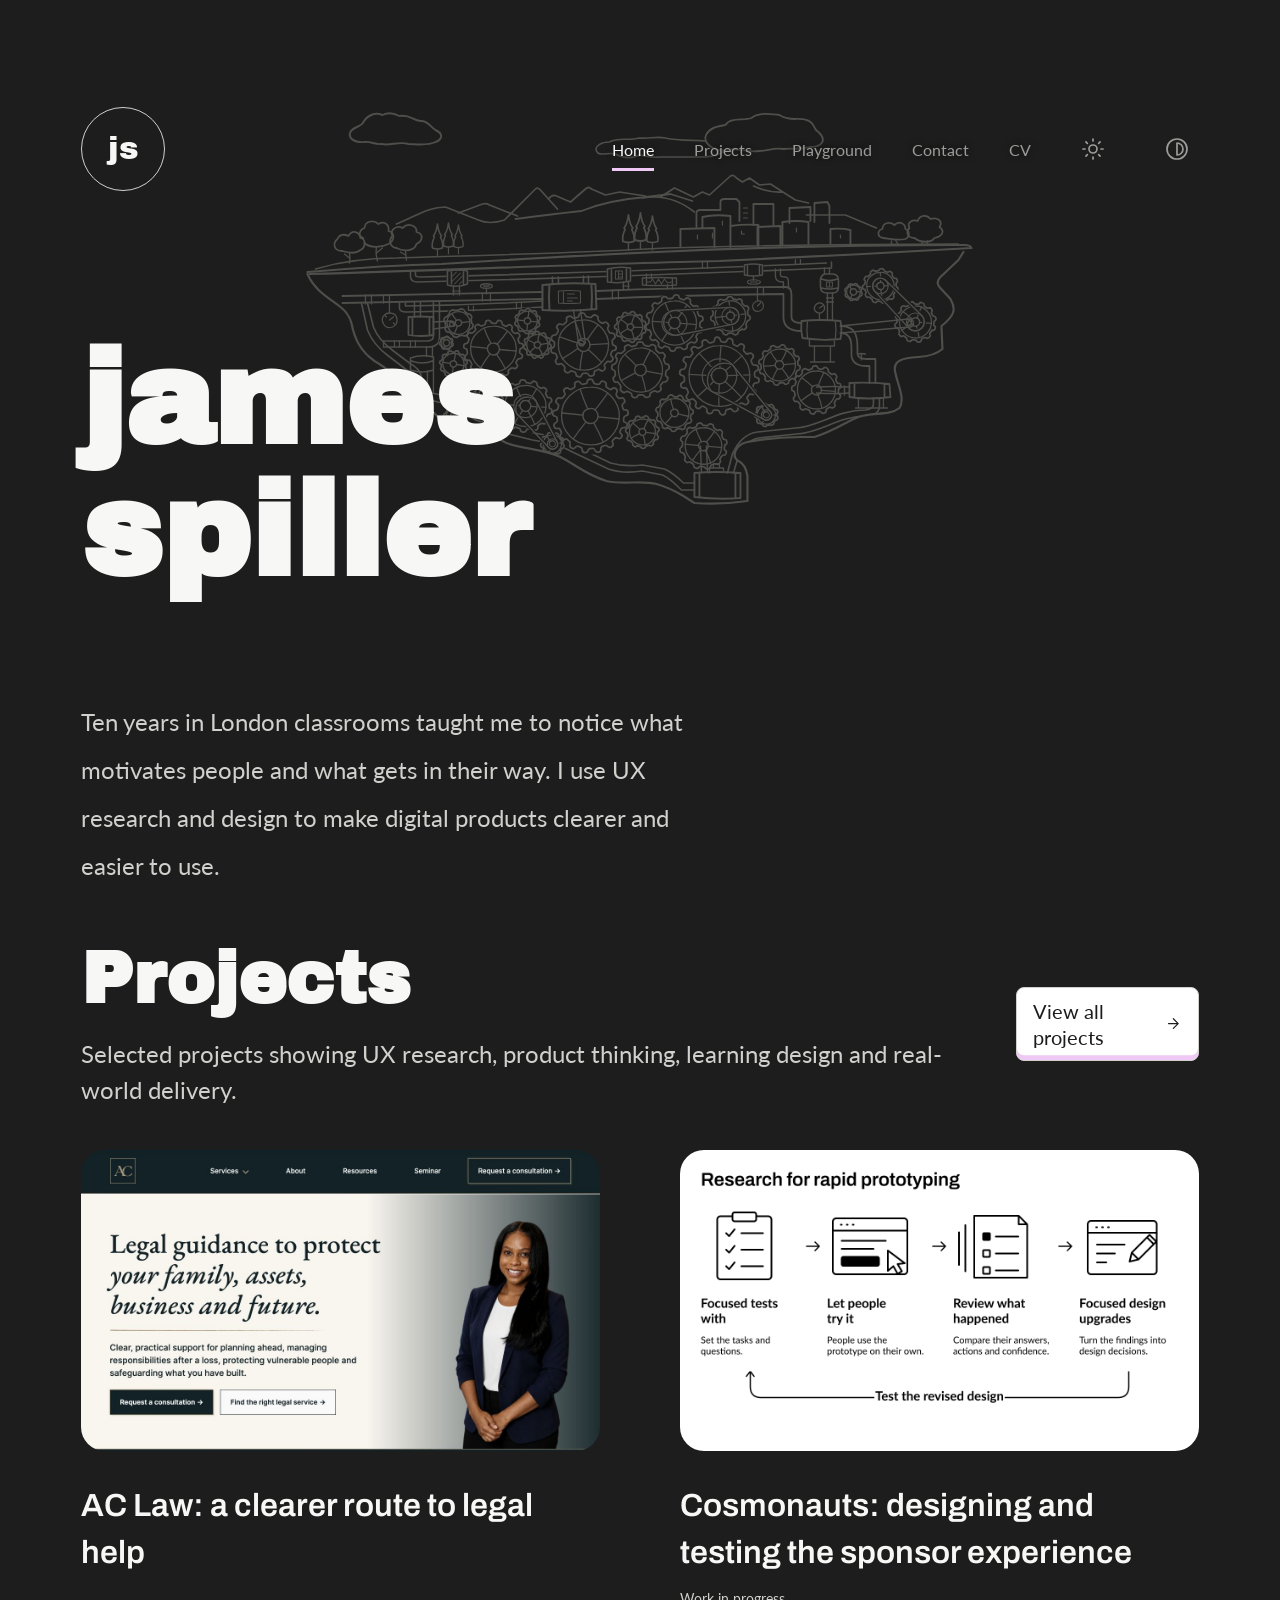
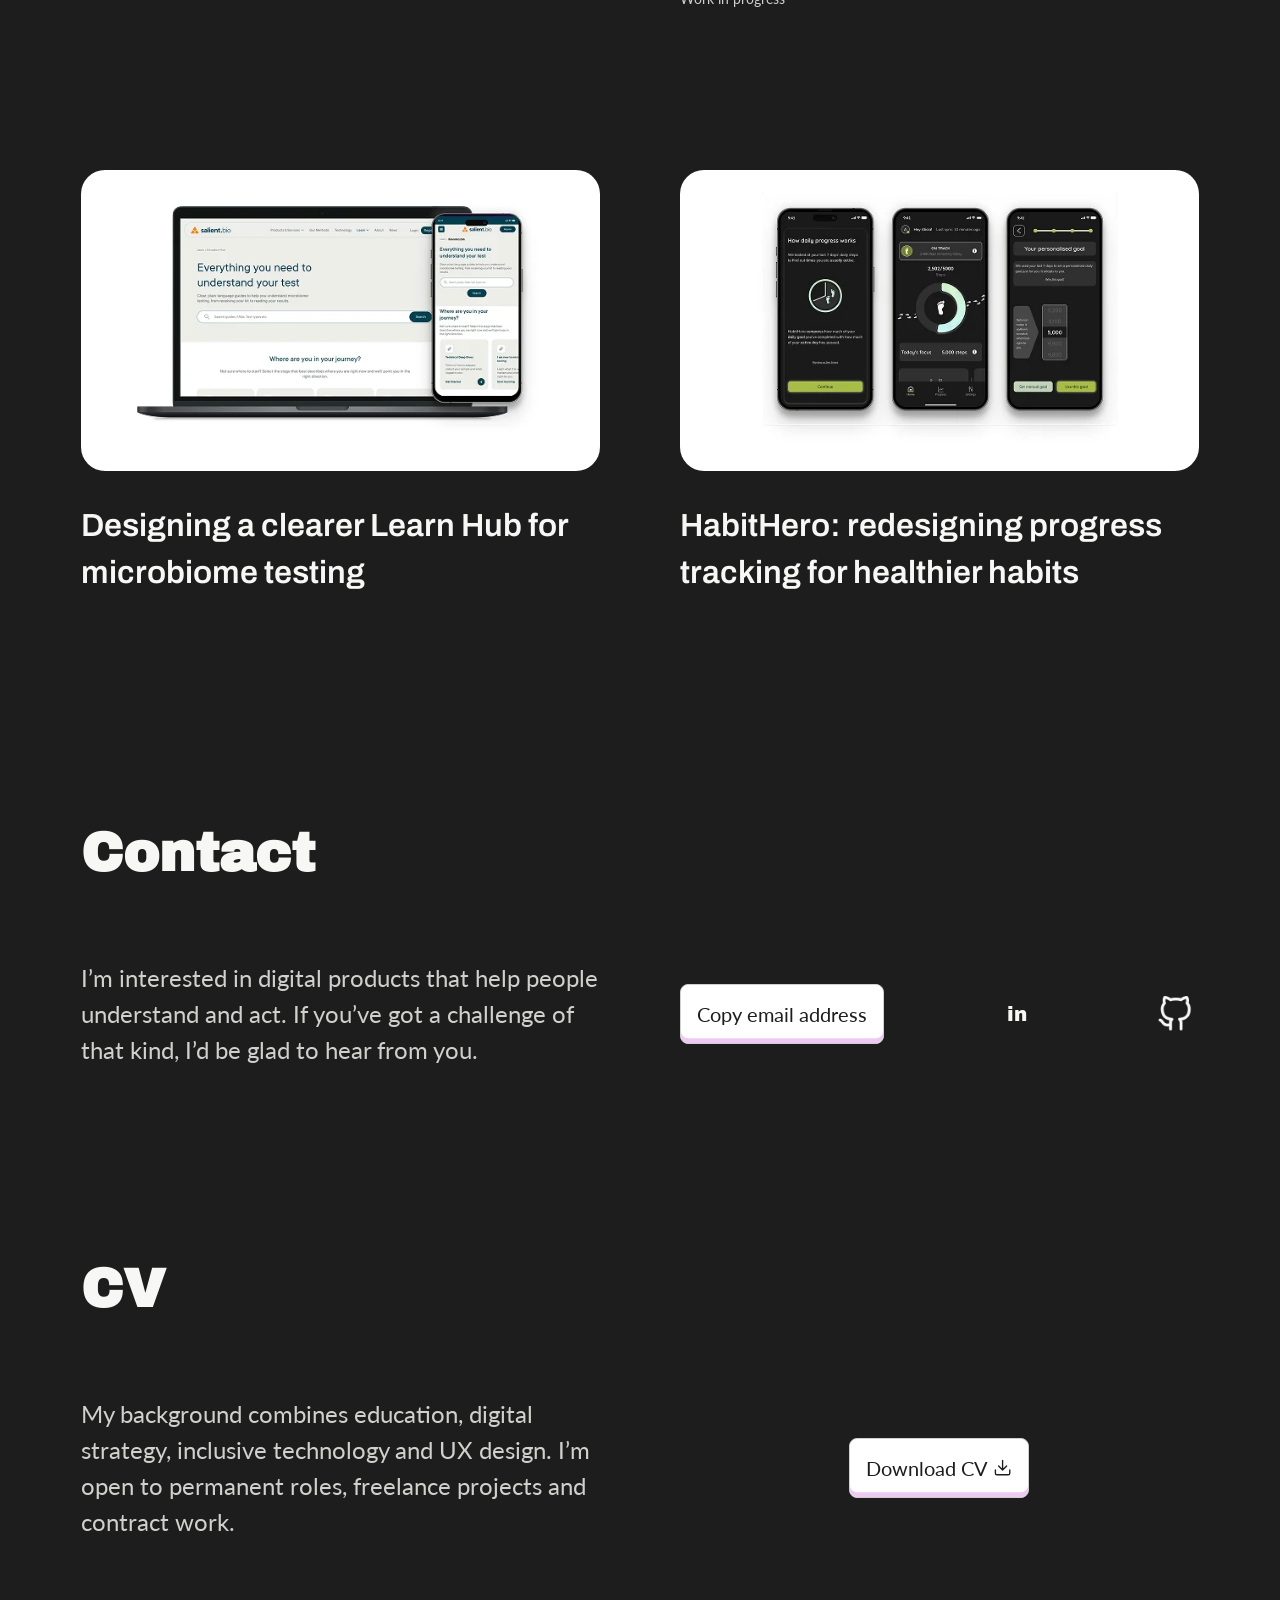
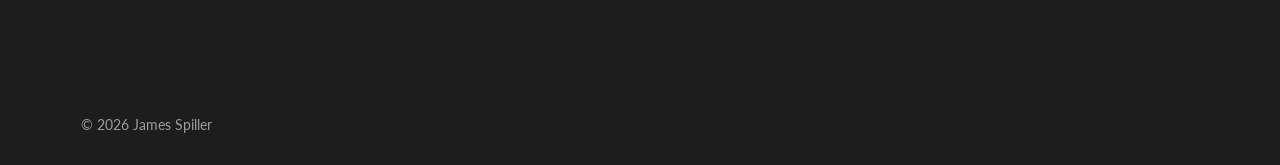
<file: index.html>
<!doctype html>
<html lang="en">
  <head>
    <meta charset="utf-8" />
    <meta name="viewport" content="width=device-width, initial-scale=1" />
    <meta
      name="description"
      content="James Spiller combines UX research, accessible design, learning design and AI-enabled prototyping."
    />
    <meta name="theme-color" content="#1d1d1d" />
    <title>James Spiller | UX Designer</title>
    <link rel="icon" href="assets/images/favicon.svg" type="image/svg+xml" />
    <link rel="preconnect" href="https://fonts.googleapis.com" />
    <link rel="preconnect" href="https://fonts.gstatic.com" crossorigin />
    <link
      href="https://fonts.googleapis.com/css2?family=Archivo:wght@400;600;700;900&amp;family=Archivo+Black&amp;family=Lato:wght@400;700&amp;display=swap"
      rel="stylesheet"
    />
    <link rel="stylesheet" href="styles.css?v=152" />
  </head>
  <body id="top" data-page="home">
    <svg class="icon-sprite" aria-hidden="true">
      <symbol id="icon-menu" viewBox="0 0 24 24">
        <path d="M4 5h16M4 12h16M4 19h16" />
      </symbol>
      <symbol id="icon-close" viewBox="0 0 24 24">
        <path d="M18 6 6 18M6 6l12 12" />
      </symbol>
      <symbol id="icon-sun" viewBox="0 0 24 24">
        <circle cx="12" cy="12" r="4" />
        <path d="M12 2v2M12 20v2M4.93 4.93l1.41 1.41M17.66 17.66l1.41 1.41M2 12h2M20 12h2M6.34 17.66l-1.41 1.41M19.07 4.93l-1.41 1.41" />
      </symbol>
      <symbol id="icon-contrast" viewBox="0 0 24 24">
        <circle cx="12" cy="12" r="10" />
        <path d="M12 18a6 6 0 0 0 0-12v12z" />
      </symbol>
      <symbol id="icon-arrow-right" viewBox="0 0 24 24">
        <path d="M5 12h14M12 5l7 7-7 7" />
      </symbol>
      <symbol id="icon-download" viewBox="0 0 24 24">
        <path d="M12 15V3M21 15v4a2 2 0 0 1-2 2H5a2 2 0 0 1-2-2v-4M7 10l5 5 5-5" />
      </symbol>
    </svg>

    <header class="site-header">
      <div class="site-shell header-inner">
        <a class="logo-mark" href="#top" aria-label="James Spiller home">js</a>

        <nav class="desktop-nav" aria-label="Primary navigation">
          <a class="active" href="#top" aria-current="page">Home</a>
          <a href="projects.html">Projects</a>
          <a href="playground.html">Playground</a>
          <a href="#contact">Contact</a>
          <a href="#cv">CV</a>
          <button class="icon-button" type="button" data-action="theme" aria-controls="brightness-panel" aria-expanded="false" aria-label="Open brightness settings" title="Brightness settings">
            <svg aria-hidden="true"><use href="#icon-sun"></use></svg>
          </button>
          <button class="icon-button" type="button" data-action="contrast" aria-controls="contrast-panel" aria-expanded="false" aria-label="Open contrast settings" title="Contrast settings">
            <svg aria-hidden="true"><use href="#icon-contrast"></use></svg>
          </button>
        </nav>

        <button class="menu-button" type="button" aria-controls="mobile-menu" aria-expanded="false" aria-label="Open navigation">
          <svg class="menu-open-icon" aria-hidden="true"><use href="#icon-menu"></use></svg>
          <svg class="menu-close-icon" aria-hidden="true"><use href="#icon-close"></use></svg>
        </button>
      </div>

      <nav class="mobile-menu" id="mobile-menu" aria-label="Mobile navigation" hidden>
        <a href="#top">Home</a>
        <a href="projects.html">Projects</a>
          <a href="playground.html">Playground</a>
        <a href="#contact">Contact</a>
        <a href="#cv">CV</a>
        <div class="mobile-accessibility">
          <button class="icon-button" type="button" data-action="theme" aria-controls="brightness-panel" aria-expanded="false" aria-label="Open brightness settings">
            <svg aria-hidden="true"><use href="#icon-sun"></use></svg>
            <span>Brightness</span>
          </button>
          <button class="icon-button" type="button" data-action="contrast" aria-controls="contrast-panel" aria-expanded="false" aria-label="Open contrast settings">
            <svg aria-hidden="true"><use href="#icon-contrast"></use></svg>
            <span>Contrast</span>
          </button>
        </div>
      </nav>

      <div class="accessibility-panel" id="brightness-panel" role="dialog" aria-label="Brightness settings" hidden>
        <div class="accessibility-setting-row">
          <span class="accessibility-panel-title" id="dark-mode-label">Dark mode</span>
          <label class="accessibility-switch">
            <input type="checkbox" data-setting="dark-mode" aria-labelledby="dark-mode-label" />
            <span aria-hidden="true"></span>
          </label>
        </div>
        <label class="accessibility-slider">
          <span class="accessibility-panel-title">Lightness</span>
          <input class="accessibility-range" type="range" min="0" max="100" step="1" value="0" data-setting="lightness" />
        </label>
      </div>

      <div class="accessibility-panel accessibility-panel-contrast" id="contrast-panel" role="dialog" aria-labelledby="contrast-label" hidden>
        <label class="accessibility-slider">
          <span class="accessibility-panel-title" id="contrast-label">Contrast</span>
          <input class="accessibility-range" type="range" min="0" max="100" step="1" value="0" data-setting="contrast" />
        </label>
      </div>
    </header>

    <main>
      <section class="home-hero" aria-labelledby="hero-title">
        <div class="site-shell hero-main">
          <div class="island-scene" aria-hidden="true">
            <span class="hero-artwork"></span>
            <span class="hero-sheen-layer"></span>
          </div>
          <span class="hero-fireworks-layer" aria-hidden="true">
            <svg class="hero-fireworks-vector" viewBox="0 0 669 399" focusable="false">
              <defs>
                <g id="hero-firework-small-pop">
                  <path class="hero-firework-line" d="M0 -3 L0 -11 M0 3 L0 11 M-3 0 L-11 0 M3 0 L11 0 M-2 -2 L-8 -8 M2 -2 L8 -8 M2 2 L8 8 M-2 2 L-8 8" />
                  <circle class="hero-firework-dot" cx="0" cy="0" r="1.25" />
                </g>

                <g id="hero-firework-starburst">
                  <path class="hero-firework-line" d="M0 -5 L0 -24 M0 5 L0 24 M-5 0 L-24 0 M5 0 L24 0 M-4 -4 L-18 -18 M4 -4 L18 -18 M4 4 L18 18 M-4 4 L-18 18" />
                  <g class="hero-firework-dots">
                    <circle class="hero-firework-dot" cx="-10" cy="-25" r="1.35" />
                    <circle class="hero-firework-dot" cx="10" cy="-25" r="1.35" />
                    <circle class="hero-firework-dot" cx="25" cy="-10" r="1.35" />
                    <circle class="hero-firework-dot" cx="25" cy="10" r="1.35" />
                    <circle class="hero-firework-dot" cx="10" cy="25" r="1.35" />
                    <circle class="hero-firework-dot" cx="-10" cy="25" r="1.35" />
                    <circle class="hero-firework-dot" cx="-25" cy="10" r="1.35" />
                    <circle class="hero-firework-dot" cx="-25" cy="-10" r="1.35" />
                  </g>
                </g>

                <g id="hero-firework-ring-burst">
                  <circle class="hero-firework-ring" cx="0" cy="0" r="15" />
                  <path class="hero-firework-line" d="M0 -3 L0 -10 M0 3 L0 10 M-3 0 L-10 0 M3 0 L10 0" />
                  <g class="hero-firework-dots">
                    <circle class="hero-firework-dot" cx="0" cy="-24" r="1.5" />
                    <circle class="hero-firework-dot" cx="17" cy="-17" r="1.5" />
                    <circle class="hero-firework-dot" cx="24" cy="0" r="1.5" />
                    <circle class="hero-firework-dot" cx="17" cy="17" r="1.5" />
                    <circle class="hero-firework-dot" cx="0" cy="24" r="1.5" />
                    <circle class="hero-firework-dot" cx="-17" cy="17" r="1.5" />
                    <circle class="hero-firework-dot" cx="-24" cy="0" r="1.5" />
                    <circle class="hero-firework-dot" cx="-17" cy="-17" r="1.5" />
                  </g>
                </g>

                <g id="hero-firework-alternating-burst">
                  <path class="hero-firework-line" d="M0 -5 L0 -28 M0 5 L0 28 M-5 0 L-28 0 M5 0 L28 0" />
                  <path class="hero-firework-line hero-firework-secondary-line" d="M-4 -4 L-14 -14 M4 -4 L14 -14 M4 4 L14 14 M-4 4 L-14 14" />
                  <g class="hero-firework-dots">
                    <circle class="hero-firework-dot" cx="-20" cy="-20" r="1.25" />
                    <circle class="hero-firework-dot" cx="20" cy="-20" r="1.25" />
                    <circle class="hero-firework-dot" cx="20" cy="20" r="1.25" />
                    <circle class="hero-firework-dot" cx="-20" cy="20" r="1.25" />
                  </g>
                </g>

                <g id="hero-firework-fan-burst">
                  <path class="hero-firework-line" d="M0 7 Q-18 -8 -25 -22 M0 7 Q-10 -12 -12 -29 M0 7 L0 -32 M0 7 Q10 -12 12 -29 M0 7 Q18 -8 25 -22" />
                  <g class="hero-firework-dots">
                    <circle class="hero-firework-dot" cx="-27" cy="-25" r="1.35" />
                    <circle class="hero-firework-dot" cx="-14" cy="-32" r="1.15" />
                    <circle class="hero-firework-dot" cx="0" cy="-35" r="1.5" />
                    <circle class="hero-firework-dot" cx="14" cy="-32" r="1.15" />
                    <circle class="hero-firework-dot" cx="27" cy="-25" r="1.35" />
                  </g>
                </g>

                <g id="hero-firework-curved-burst">
                  <path class="hero-firework-line" d="M0 -4 Q-4 -15 0 -25 M4 0 Q15 -4 25 0 M0 4 Q4 15 0 25 M-4 0 Q-15 4 -25 0 M-3 -3 Q-13 -8 -18 -18 M3 -3 Q13 -8 18 -18 M3 3 Q13 8 18 18 M-3 3 Q-13 8 -18 18" />
                  <circle class="hero-firework-dot" cx="0" cy="0" r="1.5" />
                </g>

                <g id="hero-firework-falling-embers">
                  <path class="hero-firework-line" d="M-18 5 Q-17 14 -20 23 M-7 9 Q-5 18 -7 28 M7 9 Q5 18 7 28 M18 5 Q17 14 20 23" />
                  <circle class="hero-firework-dot" cx="-20" cy="25" r="1.25" />
                  <circle class="hero-firework-dot" cx="-7" cy="30" r="1.1" />
                  <circle class="hero-firework-dot" cx="7" cy="30" r="1.1" />
                  <circle class="hero-firework-dot" cx="20" cy="25" r="1.25" />
                </g>
              </defs>

              <g class="hero-firework-desktop-sequence">
              <g class="hero-firework-event hero-firework-event-one hero-firework-slot-a" transform="translate(72 72) scale(0.85)">
                <path class="hero-firework-trail" pathLength="1" d="M-3 39 Q-1 20 0 3" />
                <g class="hero-firework-burst"><use href="#hero-firework-small-pop" /></g>
              </g>
              <g class="hero-firework-event hero-firework-event-two hero-firework-slot-b" transform="translate(150 42) scale(1.05)">
                <path class="hero-firework-trail" pathLength="1" d="M4 42 Q1 23 0 4" />
                <g class="hero-firework-burst"><use href="#hero-firework-starburst" /></g>
              </g>
              <g class="hero-firework-event hero-firework-event-three hero-firework-slot-c" transform="translate(235 68) scale(0.72)">
                <g class="hero-firework-burst"><use href="#hero-firework-small-pop" /></g>
              </g>
              <g class="hero-firework-event hero-firework-event-four hero-firework-slot-d" transform="translate(320 34) scale(1.05)">
                <g class="hero-firework-burst"><use href="#hero-firework-ring-burst" /></g>
              </g>
              <g class="hero-firework-event hero-firework-event-five hero-firework-slot-e" transform="translate(410 78) scale(1.12)">
                <g class="hero-firework-burst"><use href="#hero-firework-alternating-burst" /></g>
              </g>
              <g class="hero-firework-event hero-firework-event-six hero-firework-slot-f" transform="translate(510 108) scale(1.05)">
                <g class="hero-firework-burst hero-firework-fan"><use href="#hero-firework-fan-burst" /></g>
              </g>
              <g class="hero-firework-event hero-firework-event-seven hero-firework-slot-g" transform="translate(600 96) scale(1.02)">
                <path class="hero-firework-trail" pathLength="1" d="M-4 43 Q-2 22 0 4" />
                <g class="hero-firework-burst"><use href="#hero-firework-starburst" /></g>
              </g>
              <g class="hero-firework-event hero-firework-event-eight hero-firework-slot-c" transform="translate(265 48) scale(1.12)">
                <g class="hero-firework-burst hero-firework-inner-burst"><use href="#hero-firework-small-pop" /></g>
                <g class="hero-firework-burst"><use href="#hero-firework-ring-burst" /></g>
              </g>
              <g class="hero-firework-event hero-firework-event-nine hero-firework-slot-e" transform="translate(455 94) scale(1.08)">
                <g class="hero-firework-burst"><use href="#hero-firework-curved-burst" /></g>
                <g class="hero-firework-fall"><use href="#hero-firework-falling-embers" /></g>
              </g>
              <g class="hero-firework-event hero-firework-event-ten hero-firework-slot-a" transform="translate(110 62) scale(1.28)">
                <g class="hero-firework-burst"><use href="#hero-firework-alternating-burst" /></g>
              </g>
              <g class="hero-firework-event hero-firework-event-eleven hero-firework-slot-g" transform="translate(590 86) scale(0.82)">
                <g class="hero-firework-burst"><use href="#hero-firework-small-pop" /></g>
              </g>
              <g class="hero-firework-event hero-firework-event-fifteen hero-firework-slot-c" transform="translate(205 30) scale(0.72)">
                <g class="hero-firework-burst"><use href="#hero-firework-small-pop" /></g>
              </g>
              <g class="hero-firework-event hero-firework-event-sixteen hero-firework-slot-d" transform="translate(370 72)">
                <path class="hero-firework-trail" pathLength="1" d="M-3 41 Q-1 22 0 4" />
                <g class="hero-firework-burst"><use href="#hero-firework-curved-burst" /></g>
              </g>
              <g class="hero-firework-event hero-firework-event-seventeen hero-firework-slot-f" transform="translate(520 112) scale(0.9)">
                <g class="hero-firework-burst"><use href="#hero-firework-ring-burst" /></g>
              </g>

              <g class="hero-firework-event hero-firework-event-twelve hero-firework-slot-focal" transform="translate(335 50) scale(1.55)">
                <path class="hero-firework-trail" pathLength="1" d="M3 48 Q1 25 0 4" />
                <g class="hero-firework-burst hero-firework-inner-burst"><use href="#hero-firework-small-pop" /></g>
                <g class="hero-firework-burst"><use href="#hero-firework-alternating-burst" /></g>
                <g class="hero-firework-fall"><use href="#hero-firework-falling-embers" /></g>
              </g>
              <g class="hero-firework-event hero-firework-event-thirteen hero-firework-slot-b" transform="translate(150 48) scale(0.92)">
                <g class="hero-firework-burst"><use href="#hero-firework-small-pop" /></g>
              </g>
              <g class="hero-firework-event hero-firework-event-fourteen hero-firework-slot-f" transform="translate(555 108) scale(1.05)">
                <g class="hero-firework-burst"><use href="#hero-firework-ring-burst" /></g>
              </g>
              <g class="hero-firework-event hero-firework-event-eighteen hero-firework-slot-e" transform="translate(470 110) scale(0.75)">
                <g class="hero-firework-burst hero-firework-fan"><use href="#hero-firework-fan-burst" /></g>
              </g>
              </g>

              <g class="hero-firework-mobile-sequence">
                <g class="hero-firework-event hero-firework-mobile-one" transform="translate(540 250) scale(0.85)">
                  <path class="hero-firework-trail" pathLength="1" d="M4 44 Q1 24 0 4" />
                  <g class="hero-firework-burst"><use href="#hero-firework-small-pop" /></g>
                </g>
                <g class="hero-firework-event hero-firework-mobile-two" transform="translate(-10 55) scale(1.05)">
                  <g class="hero-firework-burst"><use href="#hero-firework-starburst" /></g>
                </g>
                <g class="hero-firework-event hero-firework-mobile-three" transform="translate(330 135) scale(0.78)">
                  <g class="hero-firework-burst"><use href="#hero-firework-small-pop" /></g>
                </g>
                <g class="hero-firework-event hero-firework-mobile-four" transform="translate(650 85) scale(1.1)">
                  <g class="hero-firework-burst"><use href="#hero-firework-alternating-burst" /></g>
                </g>
                <g class="hero-firework-event hero-firework-mobile-five" transform="translate(455 235)">
                  <g class="hero-firework-burst"><use href="#hero-firework-ring-burst" /></g>
                  <g class="hero-firework-fall"><use href="#hero-firework-falling-embers" /></g>
                </g>
                <g class="hero-firework-event hero-firework-mobile-six" transform="translate(520 180) scale(1.2)">
                  <path class="hero-firework-trail" pathLength="1" d="M-3 45 Q-1 24 0 4" />
                  <g class="hero-firework-burst"><use href="#hero-firework-starburst" /></g>
                  <g class="hero-firework-fall"><use href="#hero-firework-falling-embers" /></g>
                </g>
                <g class="hero-firework-event hero-firework-mobile-seven" transform="translate(120 270) scale(0.82)">
                  <g class="hero-firework-burst hero-firework-fan"><use href="#hero-firework-fan-burst" /></g>
                </g>
              </g>
            </svg>
          </span>
          <h1 id="hero-title"><a href="#top">james <span>spiller</span></a></h1>
        </div>

        <div class="site-shell hero-intro">
          <p>
            Ten years in London classrooms taught me to notice what motivates people and what gets in their way. I use UX research and design to make digital products clearer and easier to use.
          </p>
        </div>
      </section>

      <section class="projects-preview" id="projects" aria-labelledby="projects-title">
        <div class="site-shell projects-heading">
          <div>
            <h2 id="projects-title">Projects</h2>
            <p>Selected projects showing UX research, product thinking, learning design and real-world delivery.</p>
          </div>
          <a class="button-link" href="projects.html">
            View all projects
            <svg aria-hidden="true"><use href="#icon-arrow-right"></use></svg>
          </a>
        </div>

        <div class="site-shell project-grid">
          <article class="project-item project-card-interactive" id="ac-law" data-project-href="ac-law.html">
          <div class="project-card-normal">
            <a class="project-image-link" href="ac-law.html" aria-label="View the AC Law case study"><img src="assets/images/ac-law/home-hero.jpg" width="1280" height="720" loading="lazy" alt="Shipped AC Law homepage with Amber’s portrait and routes to legal help" /></a>
            <h3><a href="ac-law.html">AC Law: a clearer route to legal help</a></h3>
            <a class="button-link project-cta" href="ac-law.html">View project <svg aria-hidden="true"><use href="#icon-arrow-right"></use></svg></a>
          </div>
          <div class="project-card-hover"><h3 aria-hidden="true">AC Law: a clearer route to legal help</h3><p aria-hidden="true">Research-informed service selection and enquiry information, carried through to a shipped client website. Usability testing is pending.</p><a class="button-link" href="ac-law.html">View project <svg aria-hidden="true"><use href="#icon-arrow-right"></use></svg></a></div>
        </article>

          <article class="project-item project-card-interactive" id="cosmonauts" data-project-href="cosmonauts.html">
          <div class="project-card-normal">
            <a class="project-image-link" href="cosmonauts.html" aria-label="View the Cosmonauts case study"><img src="assets/images/project-cosmonauts-process.png" width="2480" height="1440" loading="lazy" alt="Research for rapid prototyping: focused tests, independent prototype use, review of responses and actions, design changes and retesting" /></a>
            <h3><a href="cosmonauts.html">Cosmonauts: designing and testing the sponsor experience</a></h3>
            <p class="project-card-status">Work in progress</p>
            <a class="button-link project-cta" href="cosmonauts.html">View project <svg aria-hidden="true"><use href="#icon-arrow-right"></use></svg></a>
          </div>
          <div class="project-card-hover"><h3 aria-hidden="true">Cosmonauts: designing and testing the sponsor experience</h3><p aria-hidden="true">Ongoing sponsor discovery, prototype research and experience design for an AI-supported tool, with a testing environment developed alongside the prototype.</p><a class="button-link" href="cosmonauts.html">View project <svg aria-hidden="true"><use href="#icon-arrow-right"></use></svg></a></div>
        </article>

          <article class="project-item project-card-interactive" id="salient-bio" data-project-href="salient-bio.html">
          <div class="project-card-normal">
            <a class="project-image-link" href="salient-bio.html" aria-label="View the Salient Bio case study">
              <img src="assets/images/project-salient-bio.webp" alt="Salient Bio testing website displayed on a laptop and mobile phone" />
            </a>
            <h3><a href="salient-bio.html">Designing a clearer Learn Hub for microbiome testing</a></h3>
            <a class="button-link project-cta" href="salient-bio.html">
              View project
              <svg aria-hidden="true"><use href="#icon-arrow-right"></use></svg>
            </a>
          </div>
          <div class="project-card-hover">
            <h3 aria-hidden="true">Designing a clearer Learn Hub for microbiome testing</h3>
            <p aria-hidden="true">
              A connected information system helping patients and clinicians navigate microbiome
              testing with greater clarity and confidence.
            </p>
            <a class="button-link" href="salient-bio.html">
              View project
              <svg aria-hidden="true"><use href="#icon-arrow-right"></use></svg>
            </a>
          </div>
        </article>

          <article class="project-item project-card-interactive" id="habithero" data-project-href="habit-hero.html">
          <div class="project-card-normal">
            <a class="project-image-link" href="habit-hero.html" aria-label="View the HabitHero project">
              <img src="assets/images/project-habithero.webp" alt="Three HabitHero mobile app screens showing habit progress and goal tracking" />
            </a>
            <h3><a href="habit-hero.html">HabitHero: redesigning progress tracking for healthier habits</a></h3>
            <a class="button-link project-cta" href="habit-hero.html">
              View project
              <svg aria-hidden="true"><use href="#icon-arrow-right"></use></svg>
            </a>
          </div>
          <div class="project-card-hover">
            <h3 aria-hidden="true">HabitHero: redesigning progress tracking for healthier habits</h3>
            <p aria-hidden="true">
              Progress-tracking experience for a wellness rewards app to help life insurance
              customers build healthy habits.
            </p>
            <a class="button-link" href="habit-hero.html">
              View project
              <svg aria-hidden="true"><use href="#icon-arrow-right"></use></svg>
            </a>
          </div>
        </article>

        </div>
      </section>

      <section class="contact-section" id="contact" aria-labelledby="contact-title">
        <div class="site-shell">
          <h2 class="secondary-heading" id="contact-title">Contact</h2>
          <div class="detail-row">
            <p>I’m interested in digital products that help people understand and act. If you’ve got a challenge of that kind, I’d be glad to hear from you.</p>
            <div class="contact-actions" aria-label="Contact links">
              <button class="button-link" type="button" data-copy-email>Copy email address</button>
              <a class="brand-link" href="https://www.linkedin.com/in/james-spiller-uxdesign" target="_blank" rel="noopener noreferrer" aria-label="LinkedIn profile (opens in a new tab)" title="LinkedIn">
                <span aria-hidden="true">in</span>
              </a>
              <a class="brand-link github-mark" href="https://github.com/jamesUXer/" target="_blank" rel="noopener noreferrer" aria-label="GitHub profile (opens in a new tab)" title="GitHub">
              </a>
              <span class="visually-hidden" role="status" aria-live="polite" data-copy-email-status></span>
            </div>
          </div>
        </div>
      </section>

      <section class="cv-section" id="cv" aria-labelledby="cv-title">
        <div class="site-shell">
          <h2 class="secondary-heading" id="cv-title">CV</h2>
          <div class="detail-row">
            <p>
              My background combines education, digital strategy, inclusive technology and UX design.
              I’m open to permanent roles, freelance projects and contract work.
            </p>
            <div class="cv-actions">
              <a
                class="button-link"
                href="assets/documents/james-spiller-cv.pdf"
                target="_blank"
                rel="noopener noreferrer"
                aria-label="Open James Spiller CV PDF in a new tab"
              >
                Download CV
                <svg aria-hidden="true"><use href="#icon-download"></use></svg>
              </a>
            </div>
          </div>
        </div>
      </section>
    </main>

    <footer class="site-footer">
      <div class="site-shell">
        <p>&copy; <span id="year"></span> James Spiller</p>
      </div>
    </footer>

    <script src="scripts.js?v=39"></script>
  </body>
</html>
</file>
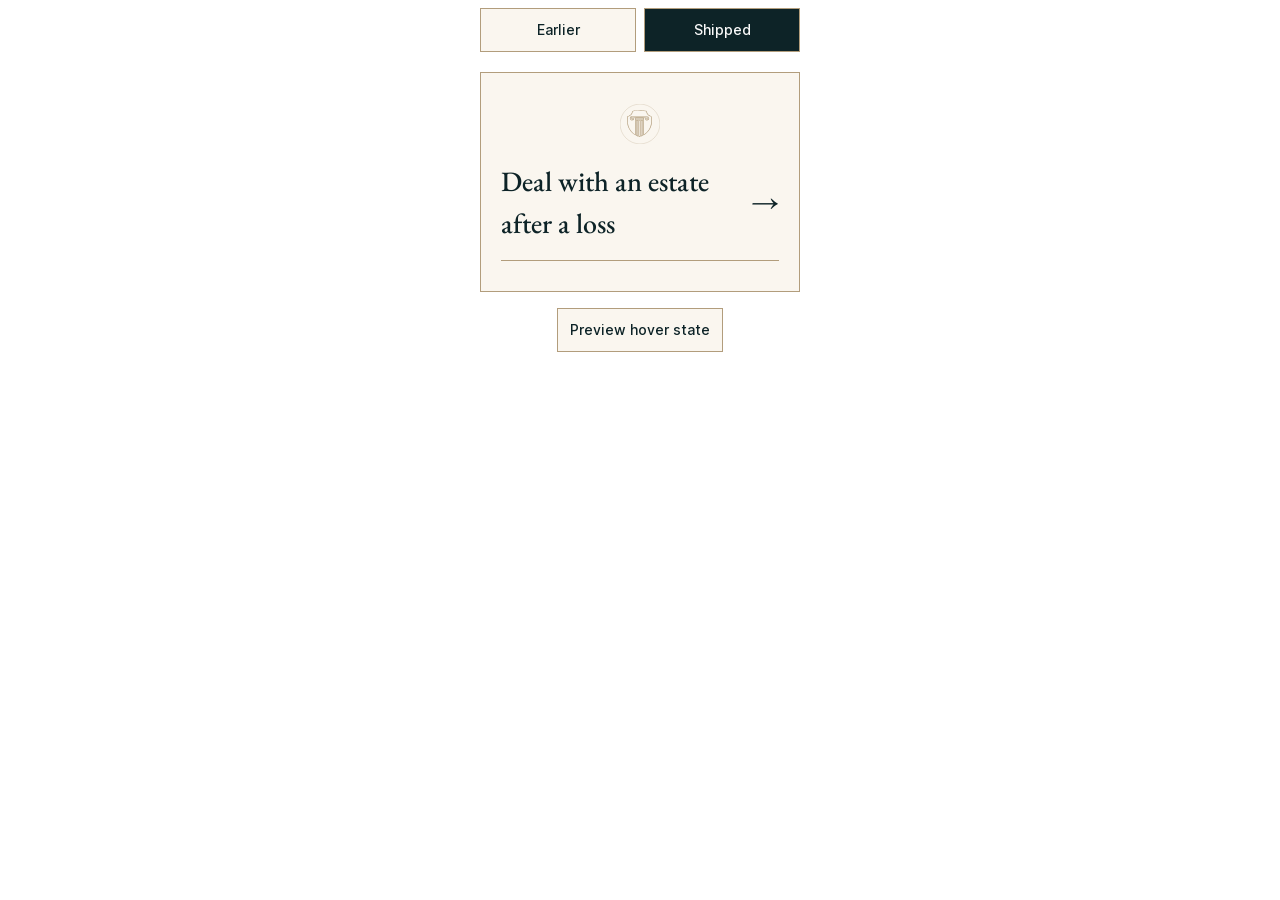
<file: examples/ac-law-service-card/index.html>
<!doctype html><html lang="en-GB"><head><meta charset="utf-8"><meta name="viewport" content="width=device-width,initial-scale=1"><title>AC Law service-card interaction</title><link rel="preload" href="assets/eb-garamond.ttf" as="font" type="font/ttf" crossorigin><link rel="stylesheet" href="styles.css"><link rel="stylesheet" href="interaction-review.css"><link rel="stylesheet" href="service-card-hover.css"><link rel="stylesheet" href="interaction-motion.css"><link rel="stylesheet" href="demo.css?v=2"></head><body class="demo-page"><div class="demo-comparison-controls" role="group" aria-label="Compare the same probate service card" hidden><button type="button" data-version="earlier" aria-pressed="false" aria-controls="earlier-card">Earlier</button><button type="button" data-version="shipped" aria-pressed="true" aria-controls="shipped-card">Shipped</button></div><div id="earlier-card" class="demo-comparison-panel" hidden><a class="earlier-card" href="https://www.figma.com/design/6ZcdvnH1uqt7V3lC2HKT5F/?node-id=47-802" target="_blank" rel="noopener noreferrer" aria-label="View the original earlier probate-card exploration in Figma"><span class="earlier-category">Probate &amp; trust administration</span><h3>Deal with an estate after a loss</h3><p>Probate and trust administration</p><span class="earlier-action">Get probate help →</span></a><p class="demo-version-note">Earlier exploration, redrawn to compare content and hierarchy.</p></div><div id="shipped-card" class="demo-comparison-panel"><main class="services"><a class="service-outer service-reveal" href="https://aclaw-firm.com/services/probate-trusts/" target="_blank" rel="noopener noreferrer" aria-describedby="demo-description" aria-label="Deal with an estate after a loss"><div class="service-card"><div class="service-card-front"><span class="practice-icon probate"><img src="assets/home-imgGroup.svg" alt=""><img src="assets/home-imgEllipse1.svg" alt=""></span><h3><span>Deal with an estate after a loss</span><span aria-hidden="true">→</span></h3><hr></div><div class="service-card-back" aria-hidden="true"><p>Probate and trust administration</p><img src="assets/service-hover-rule.svg" class="service-hover-rule" width="260" height="1" alt=""><span class="service-hover-cta">Get probate help →</span></div></div></a></main><p class="sr-only" id="demo-description">Probate and trust administration. Opens the AC Law probate service page in a new tab.</p><button class="demo-toggle" type="button" aria-pressed="false" hidden>Preview hover state</button></div><script src="demo.js?v=2"></script></body></html>
</file>
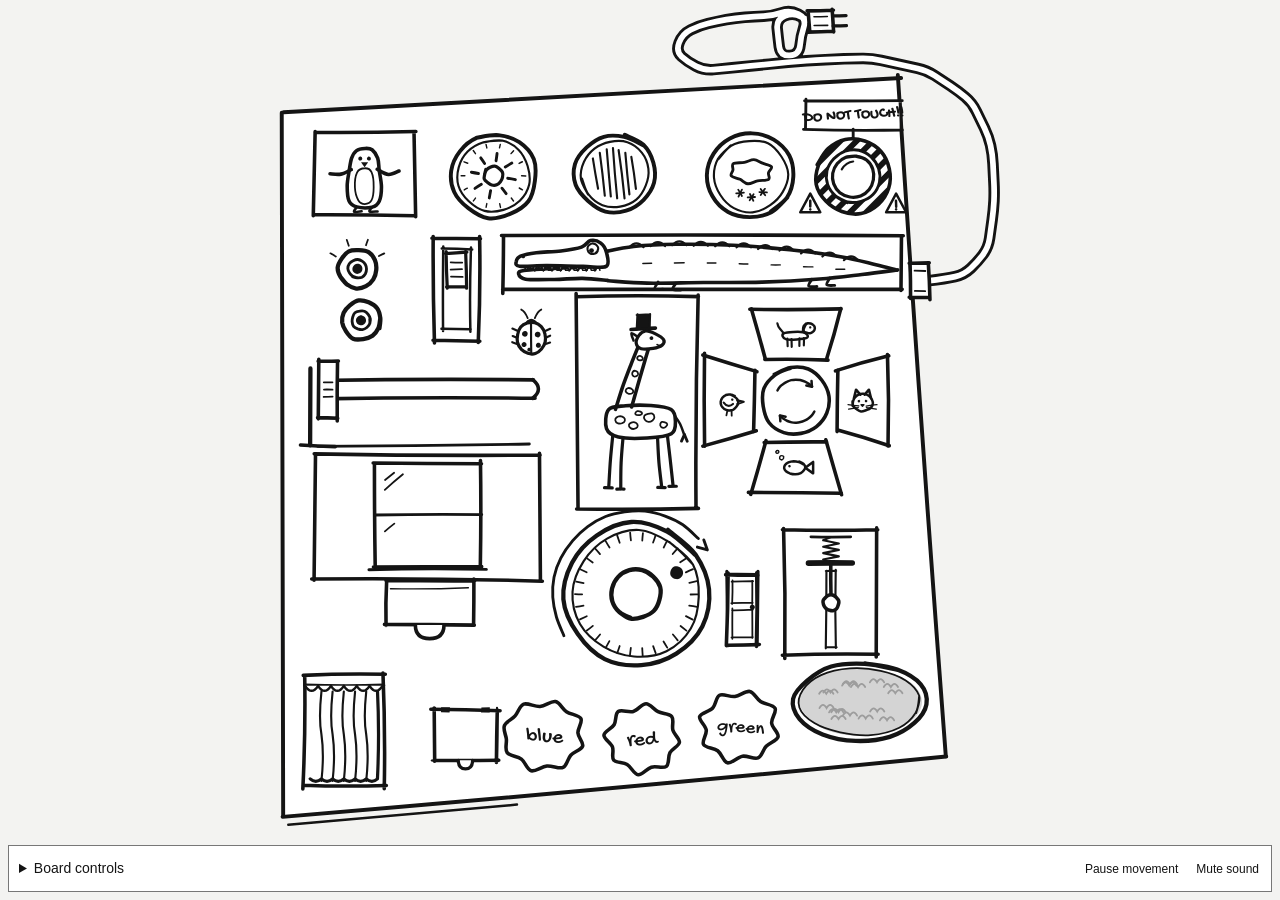
<file: assets/playground/apps/busy-board/index.html>
<!doctype html>
<html lang="en">
<meta charset="utf-8">
<meta name="viewport" content="width=device-width, initial-scale=1, viewport-fit=cover">
<title>Busy Board v3</title>
<link rel="preconnect" href="https://fonts.googleapis.com">
<link rel="preconnect" href="https://fonts.gstatic.com" crossorigin>
<link rel="stylesheet" href="https://fonts.googleapis.com/css2?family=Gochi+Hand&display=swap">
<style>
/* Layout: one hand-drawn board, fitted to the screen, black marker on white paper.
   Colour only ever appears as feedback (weather, lighting, power, disco). Single deliberate light look. */
:root{
  --paper:#ffffff;
  --ink:#141414;
  --surround:#f3f3f1;
  --night:#08080b;
  --hand:'Gochi Hand','Comic Sans MS','Chalkboard SE',cursive;
  color-scheme:light;
}
html,body{height:100%;margin:0}
body{
  background:var(--surround);color:var(--ink);overflow:hidden;
  touch-action:none;user-select:none;-webkit-user-select:none;
  -webkit-touch-callout:none;-webkit-tap-highlight-color:transparent;
  transition:background .4s;
}
html[data-light=off] body{background:var(--night)}
html[data-power=white] body{background:#dde2e8}
html[data-light=off][data-power=white] body{background:#16181c}
#stage{position:absolute;left:50%;top:50%;transform:translate(-50%,-50%)}
#board,#fx{position:absolute;inset:0;width:100%;height:100%;display:block}
#fx{pointer-events:none}

/* everything is drawn; only .hit shapes take touches */
#board *{pointer-events:none}
#board .hit{pointer-events:all;fill:transparent;stroke:none;cursor:pointer}
#board .hitStroke{pointer-events:stroke;stroke:transparent;cursor:grab}
.k{stroke:var(--ink);stroke-linecap:round;stroke-linejoin:round}
.nos{stroke:none}
.txt{font-family:var(--hand);fill:var(--ink)}
html[data-power=white] .k{stroke:#2c2c2c}

/* weather-dependent pieces */
.w-sun,.w-rain,.w-snow{opacity:0;transition:opacity .9s}
html[data-weather=sun] .w-sun,html[data-weather=rain] .w-rain,html[data-weather=snow] .w-snow{opacity:1}
.pw-colour,.pw-white{opacity:0;transition:opacity .6s}
html[data-power=colour] .pw-colour,html[data-power=white] .pw-white{opacity:1}
.dark-only{opacity:0;transition:opacity .4s}
html[data-light=off] .dark-only{opacity:1}

#dark{opacity:0;transition:opacity .35s}
html[data-light=off] #dark{opacity:.94}
html[data-light=off][data-power=white] #dark{opacity:.74}

/* small motions */
.fb{transform-box:fill-box;transform-origin:center}
.spin{animation:spin 9s linear infinite}
@keyframes spin{to{transform:rotate(360deg)}}
.wb .icon{transform-box:fill-box;transform-origin:center}
.wb.act .icon.sunI{animation:spin 6s linear infinite}
.wb.act .icon.rainI{animation:drizzle .5s linear infinite}
.wb.act .icon.snowI{animation:bobble 1.6s ease-in-out infinite alternate}
@keyframes drizzle{0%{transform:translateY(-2px)}100%{transform:translateY(3px)}}
@keyframes bobble{0%{transform:translate(-3px,0)}100%{transform:translate(3px,-2px)}}
.wb .wbfill{opacity:0;transition:opacity .2s}
.wb.act .wbfill{opacity:1}
.wb .press{transition:transform .08s}
.wb.down .press{transform:translateY(3px)}
html[data-power=colour] #wb-sun .ring{stroke:#e9a800}
html[data-power=colour] #wb-rain .ring{stroke:#2f7de1}
html[data-power=colour] #wb-snow .ring{stroke:#62b8d9}

.fall{animation:fall .8s linear infinite}
@keyframes fall{0%{transform:translateY(-6px);opacity:0}20%{opacity:1}100%{transform:translateY(34px);opacity:0}}
.slowfall{animation:slowfall 3s linear infinite}
@keyframes slowfall{0%{transform:translate(0,-8px)}50%{transform:translate(3px,8px)}100%{transform:translate(0,24px);opacity:0}}
.streak{animation:streak 2.2s ease-in infinite}
@keyframes streak{0%{transform:translateY(-10px);opacity:0}15%{opacity:1}100%{transform:translateY(60px);opacity:0}}

.hopper{transform-box:fill-box;transform-origin:50% 100%}
html.hopping .hopper{animation:hop .6s cubic-bezier(.3,1.5,.5,1) both}
@keyframes hop{0%{transform:none}30%{transform:translateY(-16px) scale(.96,1.05)}62%{transform:translateY(0) scale(1.06,.94)}100%{transform:none}}

#pgFig{transform-box:fill-box;transform-origin:50% 100%}
#pgFig.phop{animation:phop .75s cubic-bezier(.3,1.4,.5,1)}
@keyframes phop{0%{transform:none}35%{transform:translateY(-58px) rotate(-8deg)}70%{transform:translateY(0) scale(1.08,.9)}100%{transform:none}}
#pgFig.shake{animation:shake .12s linear 5}
@keyframes shake{0%,100%{transform:rotate(0)}25%{transform:rotate(-6deg)}75%{transform:rotate(6deg)}}
#pgFig.shiver{animation:shiver .06s linear 14}
@keyframes shiver{0%,100%{transform:translateX(0)}50%{transform:translateX(2.5px)}}
html[data-weather=snow] #pgShiver{animation:shiver .09s linear infinite}

#lbInner{transform-box:fill-box;transform-origin:50% 50%}
#lbInner.lbhop{animation:lbhop .8s cubic-bezier(.3,1.4,.5,1)}
@keyframes lbhop{0%{transform:none}40%{transform:translateY(-50px) rotate(200deg)}80%{transform:translateY(0) rotate(360deg)}100%{transform:none}}

#girBob{transform-box:fill-box;transform-origin:50% 100%}
html[data-power=colour] #girBob{animation:bob .42s ease-in-out infinite alternate}
@keyframes bob{0%{transform:translateY(0) rotate(-1.5deg)}100%{transform:translateY(-4px) rotate(1.5deg)}}

#curtainWrap{transform-box:fill-box;transform-origin:50% 0}
html[data-weather=snow] #curtainWrap{animation:sway 1.8s ease-in-out infinite alternate}
#curtainWrap.wiggle{animation:wig .22s ease-in-out infinite alternate}
@keyframes sway{0%{transform:skewX(-2deg)}100%{transform:skewX(2deg)}}
@keyframes wig{0%{transform:skewX(-5deg)}100%{transform:skewX(5deg)}}

.blob .squish{transform-box:fill-box;transform-origin:center;transition:transform .08s}
.blob.down .squish{transform:scale(.92)}
.blob .bfill{fill:transparent;transition:fill .5s}
.blob.down .bfill{fill:rgba(0,0,0,.08)}
html[data-power=colour] #blob-blue .bfill{fill:rgba(80,150,255,.55)}
html[data-power=colour] #blob-red .bfill{fill:rgba(255,80,80,.55)}
html[data-power=colour] #blob-green .bfill{fill:rgba(70,200,100,.55)}
.shell{transition:fill .5s}
html[data-power=colour] .shell{fill:#ff4a3a}

.splatIn{transform-box:fill-box;transform-origin:center;animation:splatIn .22s cubic-bezier(.2,1.6,.4,1) both}
@keyframes splatIn{0%{transform:scale(.2)}100%{transform:scale(1)}}
.pk{transform-box:fill-box;transform-origin:center}
.pk.poke{animation:poke .45s cubic-bezier(.3,1.6,.5,1)}
@keyframes poke{0%{transform:none}35%{transform:scale(1.4) rotate(-8deg)}70%{transform:scale(.92) rotate(5deg)}100%{transform:none}}
.glow{opacity:0;transition:opacity .35s}
.glow.on{opacity:.5}
#resetFade{transition:opacity 1.3s ease-in}
.rz-haz,.rz-cap,.rz-tri,.rz-txt,.rz-shine{transition:fill .15s,stroke .15s}
html.resetting .rz-haz,#resetBtn.down .rz-haz{fill:url(#hazard)}
html.resetting .rz-cap,#resetBtn.down .rz-cap{fill:#ff2a1f}
html.resetting .rz-tri,#resetBtn.down .rz-tri{fill:#ffd23f}
html.resetting .rz-txt,#resetBtn.down .rz-txt{fill:#d4140b}
html.resetting .rz-shine,#resetBtn.down .rz-shine{stroke:#fff}
#resetFade.back{transition:opacity .7s ease-out}
#resetBtn .cap{transform-box:fill-box;transform-origin:center;transition:transform .1s}
#resetBtn.down .cap{transform:scale(.88)}
#L_alarm{opacity:0}
html.resetting #L_alarm{animation:alarm .3s steps(1) infinite}
@keyframes alarm{0%{opacity:1}50%{opacity:0}}
html.resetting #fx{opacity:0;transition:opacity 1.2s}
#owlRays{opacity:0;transition:opacity .25s}
#owlRays.on{opacity:1}

@media (prefers-reduced-motion:reduce){
  .spin,.fall,.slowfall,.streak,html[data-power=colour] #girBob{animation:none}
}
</style>

<div id="stage">
<svg id="board" viewBox="30 20 1040 1170" preserveAspectRatio="xMidYMid meet" aria-label="Busy board">
  <defs>
    <clipPath id="boardClip"><polygon points="52,176 910,127 976,1076 50,1160"/></clipPath>
    <clipPath id="pgClip"><rect x="98" y="208" width="134" height="109"/></clipPath>
    <clipPath id="girClip"><rect x="465" y="435" width="162" height="292"/></clipPath>
    <clipPath id="winClip"><rect x="183" y="671" width="140" height="138"/></clipPath>
    <clipPath id="winClip2"><rect x="183" y="671" width="140" height="138"/></clipPath>
    <clipPath id="drClip"><rect id="drClipRect" x="196" y="830" width="121" height="0"/></clipPath>
    <clipPath id="stageClip"><rect x="88" y="976" width="96" height="134"/></clipPath>
    <clipPath id="mirClip"><ellipse cx="858" cy="1000" rx="83" ry="46"/></clipPath>
    <clipPath id="flapUnder"><rect x="263" y="1013" width="86" height="68"/></clipPath>
    <mask id="fogMask" maskUnits="userSpaceOnUse" x="760" y="940" width="200" height="120">
      <rect x="760" y="940" width="200" height="120" fill="#fff"/>
      <g id="wipes"></g>
    </mask>
    <filter id="blur10" x="-50%" y="-50%" width="200%" height="200%"><feGaussianBlur stdDeviation="10"/></filter>
    <filter id="blur4" x="-50%" y="-50%" width="200%" height="200%"><feGaussianBlur stdDeviation="4"/></filter>
    <mask id="darkMask" maskUnits="userSpaceOnUse" x="0" y="0" width="1100" height="1200">
      <rect x="0" y="0" width="1100" height="1200" fill="#fff"/>
      <rect id="discoHole" x="462" y="430" width="170" height="302" rx="30" fill="#000" filter="url(#blur10)" opacity="0"/>
    </mask>
    <pattern id="hatch" width="9" height="9" patternUnits="userSpaceOnUse" patternTransform="rotate(35)">
      <rect width="9" height="9" fill="#fff"/><line x1="0" y1="0" x2="0" y2="9" stroke="#141414" stroke-width="2.4"/>
    </pattern>
    <linearGradient id="rainbowStroke" x1="0" y1="0" x2="1" y2="1">
      <stop offset="0" stop-color="#ff4fa3"/><stop offset=".33" stop-color="#ffd23f"/>
      <stop offset=".66" stop-color="#3fd0ff"/><stop offset="1" stop-color="#7dff6a"/>
    </linearGradient>
    <radialGradient id="rg0"><stop offset="0" stop-color="#ff5fb0" stop-opacity=".9"/><stop offset="1" stop-color="#ff5fb0" stop-opacity="0"/></radialGradient>
    <radialGradient id="rg1"><stop offset="0" stop-color="#ffd84a" stop-opacity=".9"/><stop offset="1" stop-color="#ffd84a" stop-opacity="0"/></radialGradient>
    <radialGradient id="rg2"><stop offset="0" stop-color="#3fc8ff" stop-opacity=".9"/><stop offset="1" stop-color="#3fc8ff" stop-opacity="0"/></radialGradient>
    <radialGradient id="rg3"><stop offset="0" stop-color="#72f07a" stop-opacity=".9"/><stop offset="1" stop-color="#72f07a" stop-opacity="0"/></radialGradient>
  </defs>
  <g id="L_bg"></g>
  <g id="L_sky"></g>
  <g id="L_glow"></g>
  <g id="L_lines"></g>
  <g id="L_obj"></g>
  <g id="L_paint" clip-path="url(#boardClip)"></g>
  <g id="L_snow" class="w-snow"></g>
  <g id="L_balloon"></g>
  <g id="L_reset"></g>
  <g id="L_hits"></g>
  <g id="L_fall"></g>
  <g id="L_cable"></g>
  <g id="L_lb"></g>
  <g id="dark" mask="url(#darkMask)"><rect x="0" y="0" width="1100" height="1200" fill="#08080b"/></g>
  <g id="L_top"></g>
  <rect id="resetFade" x="0" y="0" width="1100" height="1200" fill="#fff" opacity="0"/>
  <g id="L_alarm"></g>
</svg>
<canvas id="fx"></canvas>
</div>

<style>
#stage{top:var(--board-centre,50%)}
#board-controls{position:fixed;z-index:5;left:8px;right:8px;bottom:8px;background:#fff;color:#141414;border:1px solid #777;font:14px/1.5 Arial,sans-serif;padding:0 10px}
#board-controls,#board-controls *,#board-options,#board-options *{box-sizing:border-box}
#board-controls summary{min-height:44px;display:list-item;padding:12px 0;cursor:pointer;width:max-content;max-width:calc(100% - 218px)}
#board-options{position:fixed;z-index:6;right:15px;bottom:9px;display:flex;gap:6px;font:12px Arial,sans-serif}
#board-options button,#board-controls button{min-height:44px;border:1px solid #777;background:white;color:#141414;padding:7px 10px;font:inherit;cursor:pointer}
#board-options button{border:0;padding:6px}
#board-controls button[aria-pressed=true]{background:#222;color:white}
#board-controls fieldset{border:0;padding:0;margin:0 0 10px;display:flex;gap:8px;flex-wrap:wrap}
#board-controls legend{font-weight:bold;margin-bottom:6px}
.board-control-body{padding:8px 0 12px;max-height:40vh;overflow:auto;touch-action:pan-y}
.board-control-body>button,.board-control-body>label{margin-right:12px}.board-control-body>label{display:inline-block;margin-top:8px}
#board-lighting{width:140px;min-height:44px;vertical-align:middle;accent-color:#222}
.board-control-body p{font-size:12px;margin:8px 0 0;max-width:70ch}
button:focus-visible,summary:focus-visible,input:focus-visible{outline:3px solid #563493;outline-offset:2px}
.sr-only{position:absolute;width:1px;height:1px;overflow:hidden;clip-path:inset(50%);white-space:nowrap}
html[data-board-paused=true] #board *,html[data-board-paused=true] #fx *{animation:none!important;transition:none!important}
@media(max-width:420px){#board-controls{font-size:12px}#board-options{font-size:11px;gap:0}#board-controls summary{max-width:calc(100% - 198px)}#board-options button{padding-inline:5px}}
</style>
<details id="board-controls"><summary>Board controls</summary><div class="board-control-body"><fieldset><legend>Weather</legend><button type="button" data-weather-control="sun" aria-pressed="false">Sun</button><button type="button" data-weather-control="rain" aria-pressed="false">Rain</button><button type="button" data-weather-control="snow" aria-pressed="false">Snow</button></fieldset><button type="button" id="board-light">Turn lights off</button><label for="board-lighting">Background lighting</label><input id="board-lighting" type="range" min="0" max="100" value="0"><button type="button" id="board-reset">Reset the board</button><p>Keyboard weather and lighting work while movement is paused. Resume movement to explore animated objects. Other objects use direct touch or pointer gestures.</p></div></details>
<div id="board-options"><button id="board-pause" type="button" aria-pressed="false">Pause movement</button><button id="board-mute" type="button" aria-pressed="false">Mute sound</button></div><p id="board-status" class="sr-only" role="status" aria-live="polite"></p>
<script>
(() => {
'use strict';
const NS = 'http://www.w3.org/2000/svg';
const $ = id => document.getElementById(id);
const svg = $('board'), stage = $('stage'), cv = $('fx'), ctx = cv.getContext('2d');
const html = document.documentElement;
const VB = { x: 30, y: 20, w: 1040, h: 1170 };

/* ------------------------------------------------------------------ */
/* shared state                                                        */
/* ------------------------------------------------------------------ */
const state = {
  weather: null,          // null | 'sun' | 'rain' | 'snow'
  lightOn: true,
  powerMode: 'none',      // 'none' | 'colour' | 'white'
  backgroundLighting: 0   // 0..1 slider position
};
function applyState() {
  html.dataset.weather = state.weather || 'none';
  html.dataset.light = state.lightOn ? 'on' : 'off';
  html.dataset.power = state.powerMode;
  updateTint();
  if (state.powerMode === 'colour') musicStart(); else musicStop();
  syncAccessibleControls();
}

/* friendly disco loop for the giraffe: C – Am – F – G, four on the floor, ~116 bpm */
const music = { on: false, bus: null, next: 0, step: 0, timer: null };
const M16 = 60 / 116 / 4;
const BASS = [65.41, 55.0, 43.65, 49.0];
const CHORDS = [[261.6, 329.6, 392.0], [220.0, 261.6, 329.6], [174.6, 220.0, 261.6], [196.0, 246.9, 293.7]];
const TUNE = [[523.3, 0], [659.3, 3], [784.0, 6], [659.3, 10], [440.0, 16], [523.3, 19], [659.3, 22], [523.3, 26], [349.2, 32], [440.0, 35], [523.3, 38], [440.0, 42], [392.0, 48], [493.9, 51], [587.3, 54], [784.0, 58]];
function musicStart() {
  if (!ac || music.on) return;
  music.on = true;
  music.bus = ac.createGain();
  music.bus.gain.setValueAtTime(.0001, ac.currentTime);
  music.bus.gain.exponentialRampToValueAtTime(.42, ac.currentTime + .8);
  music.bus.connect(master);
  music.next = ac.currentTime + .08; music.step = 0;
  music.timer = setInterval(musicSchedule, 25);
}
function musicStop() {
  if (!music.on) return;
  music.on = false; clearInterval(music.timer);
  const bus = music.bus, now = ac.currentTime;
  bus.gain.cancelScheduledValues(now); bus.gain.setValueAtTime(bus.gain.value, now); bus.gain.setTargetAtTime(.0001, now, .18);
  setTimeout(() => bus.disconnect(), 1500);
}
function musicSchedule() {
  while (music.on && music.next < ac.currentTime + .15) { musicStep(music.step, music.next); music.next += M16; music.step = (music.step + 1) % 64; }
}
function musicStep(i, t) {
  const bus = music.bus, bar = Math.floor(i / 16), b = i % 16;
  if (i % 4 === 0) tone('sine', 140, t, .16, .8, 45, bus);                                   // kick
  if (i % 4 === 2) noise(t, .05, .22, 'highpass', 7000, 1, 0, bus);                          // open hat
  else if (i % 2 === 1) noise(t, .02, .08, 'highpass', 8000, 1, 0, bus);                     // tick
  if (b === 4 || b === 12) noise(t, .12, .3, 'bandpass', 1700, 1.2, 0, bus);                // clap
  if (i % 2 === 0) tone('sawtooth', BASS[bar] * (i % 4 === 2 ? 2 : 1), t, .13, .16, 0, bus); // octave bass
  if (b === 2 || b === 10) CHORDS[bar].forEach(f => tone('triangle', f, t, .14, .05, 0, bus)); // stabs
  TUNE.forEach(([f, at]) => { if (at === i) tone('triangle', f, t, .2, .07, 0, bus); });   // little tune
}

/* ------------------------------------------------------------------ */
/* hand-drawn path helpers                                             */
/* ------------------------------------------------------------------ */
let seed = 11;
const rnd = () => { seed = (seed * 16807) % 2147483647; return (seed - 1) / 2147483646; };
const J = a => (rnd() * 2 - 1) * a;
const F = v => Math.round(v * 10) / 10;
const clamp = (v, a, b) => Math.max(a, Math.min(b, v));
const lerp = (a, b, t) => a + (b - a) * t;
const D = (ax, ay, bx, by) => Math.hypot(ax - bx, ay - by);
const rad = d => d * Math.PI / 180;

function mk(tag, attrs, parent) {
  const e = document.createElementNS(NS, tag);
  if (attrs) for (const k in attrs) e.setAttribute(k, attrs[k]);
  if (parent) parent.appendChild(e);
  return e;
}
const G = (parent, attrs) => mk('g', attrs || {}, parent);
function P(parent, d, w = 5, fill = 'none', attrs = {}) {
  const a = Object.assign({}, attrs);
  a.class = 'k' + (a.class ? ' ' + a.class : '');
  a.d = d; a['stroke-width'] = w; a.fill = fill;
  return mk('path', a, parent);
}
const FILL = (parent, d, fill, attrs = {}) => P(parent, d, 0, fill, Object.assign({}, attrs, { class: 'nos' + (attrs.class ? ' ' + attrs.class : '') }));

function cr(pts, closed = false) {
  const n = pts.length; if (n < 2) return '';
  const get = i => closed ? pts[(i + n) % n] : pts[clamp(i, 0, n - 1)];
  let d = `M${F(pts[0][0])} ${F(pts[0][1])}`;
  const segs = closed ? n : n - 1;
  for (let i = 0; i < segs; i++) {
    const p0 = get(i - 1), p1 = get(i), p2 = get(i + 1), p3 = get(i + 2);
    d += ` C${F(p1[0] + (p2[0] - p0[0]) / 6)} ${F(p1[1] + (p2[1] - p0[1]) / 6)} ${F(p2[0] - (p3[0] - p1[0]) / 6)} ${F(p2[1] - (p3[1] - p1[1]) / 6)} ${F(p2[0])} ${F(p2[1])}`;
  }
  return closed ? d + 'Z' : d;
}
const jit = (pts, j) => pts.map(([x, y]) => [x + J(j), y + J(j)]);
const fr = (pts, j = 1.2, closed = false) => cr(jit(pts, j), closed);

function line(x1, y1, x2, y2, j = 1.4) {
  const len = Math.hypot(x2 - x1, y2 - y1) || 1, ux = (x2 - x1) / len, uy = (y2 - y1) / len;
  const o1 = rnd() * Math.min(4, len * .05), o2 = rnd() * Math.min(4, len * .05);
  const ax = x1 - ux * o1 + J(j), ay = y1 - uy * o1 + J(j), bx = x2 + ux * o2 + J(j), by = y2 + uy * o2 + J(j);
  const b = J(Math.min(3.5, len * .02));
  return `M${F(ax)} ${F(ay)} Q${F((ax + bx) / 2 - uy * b)} ${F((ay + by) / 2 + ux * b)} ${F(bx)} ${F(by)}`;
}
const rect = (x, y, w, h, j = 1.4) => [line(x, y, x + w, y, j), line(x + w, y, x + w, y + h, j), line(x + w, y + h, x, y + h, j), line(x, y + h, x, y, j)].join(' ');
const rectC = (x, y, w, h, j = 1) => `M${F(x + J(j))} ${F(y + J(j))} L${F(x + w + J(j))} ${F(y + J(j))} L${F(x + w + J(j))} ${F(y + h + J(j))} L${F(x + J(j))} ${F(y + h + J(j))}Z`;
function box(parent, x, y, w, h, sw = 5, fill = '#fff') { FILL(parent, rectC(x, y, w, h, .6), fill); return P(parent, rect(x, y, w, h), sw); }
function ell(cx, cy, rx, ry, j = .04, sweep = .4, n = 12) {
  const a0 = rnd() * Math.PI * 2, pts = [], k = Math.round(n * (1 + sweep / (Math.PI * 2)));
  for (let i = 0; i <= k; i++) { const t = a0 + (i / n) * Math.PI * 2, r = 1 + J(j); pts.push([cx + Math.cos(t) * rx * r, cy + Math.sin(t) * ry * r]); }
  return cr(pts);
}
function ellC(cx, cy, rx, ry, j = .03, n = 12) {
  const a0 = rnd() * Math.PI * 2, pts = [];
  for (let i = 0; i < n; i++) { const t = a0 + i / n * Math.PI * 2, r = 1 + J(j); pts.push([cx + Math.cos(t) * rx * r, cy + Math.sin(t) * ry * r]); }
  return cr(pts, true);
}
function cloud(cx, cy, rx, ry, n = 8, dent = .84) {
  const a0 = rnd() * 6.28, pts = [];
  for (let i = 0; i < n * 2; i++) { const t = a0 + i / (n * 2) * Math.PI * 2, r = (i % 2 ? dent : 1.02) + J(.04); pts.push([cx + Math.cos(t) * rx * r, cy + Math.sin(t) * ry * r]); }
  return cr(pts, true);
}
function arc(cx, cy, r, a1, a2, step = 12) {
  const pts = []; const s = a2 > a1 ? step : -step;
  for (let a = a1; s > 0 ? a <= a2 : a >= a2; a += s) pts.push([cx + Math.cos(rad(a)) * r, cy + Math.sin(rad(a)) * r]);
  return pts;
}
function star(parent, x, y, s = 6, w = 2.5) { for (let k = 0; k < 3; k++) { const a = k * 60 + J(8); P(parent, line(x - Math.cos(rad(a)) * s, y - Math.sin(rad(a)) * s, x + Math.cos(rad(a)) * s, y + Math.sin(rad(a)) * s, .4), w); } }
function txt(parent, x, y, s, size, attrs = {}) { const t = mk('text', Object.assign({ x, y, 'font-size': size, 'text-anchor': 'middle', 'dominant-baseline': 'middle', class: 'txt' }, attrs), parent); t.textContent = s; return t; }

/* ------------------------------------------------------------------ */
/* sound: tiny synth, capped voices so it never turns into a din       */
/* ------------------------------------------------------------------ */
const AC = window.AudioContext || window.webkitAudioContext;
let ac = null, master = null, noiseBuf = null, voices = 0;
let soundMuted = false;
const lastPlayed = {};
function unlockAudio() {
  if (!AC) return;
  if (!ac) {
    ac = new AC();
    const comp = ac.createDynamicsCompressor();
    comp.threshold.value = -18; comp.ratio.value = 6;
    master = ac.createGain(); master.gain.value = soundMuted ? 0 : .5;
    master.connect(comp); comp.connect(ac.destination);
    noiseBuf = ac.createBuffer(1, ac.sampleRate, ac.sampleRate);
    const ch = noiseBuf.getChannelData(0); for (let i = 0; i < ch.length; i++) ch[i] = Math.random() * 2 - 1;
  }
  if (ac.state === 'suspended') ac.resume();
}
['pointerdown', 'touchend', 'click'].forEach(t => window.addEventListener(t, unlockAudio, { capture: true, passive: true }));
function play(name, fn, gap = 80) {
  if (!ac || ac.state === 'closed') return;
  const now = performance.now();
  if (lastPlayed[name] && now - lastPlayed[name] < gap) return;
  if (voices >= 4) return;
  lastPlayed[name] = now; voices++;
  const dur = fn(ac.currentTime) || .3;
  setTimeout(() => voices--, dur * 1000 + 40);
}
function tone(type, f, t, d, g = .25, f2, dest = master) {
  const o = ac.createOscillator(), gn = ac.createGain();
  o.type = type; o.frequency.setValueAtTime(f, t);
  if (f2) o.frequency.exponentialRampToValueAtTime(f2, t + d);
  gn.gain.setValueAtTime(.0001, t); gn.gain.exponentialRampToValueAtTime(g, t + .008); gn.gain.exponentialRampToValueAtTime(.0001, t + d);
  o.connect(gn).connect(dest); o.start(t); o.stop(t + d + .02);
  return o;
}
function noise(t, d, g = .3, type = 'bandpass', freq = 1200, q = 1, f2, dest = master) {
  const s = ac.createBufferSource(); s.buffer = noiseBuf;
  const f = ac.createBiquadFilter(); f.type = type; f.frequency.setValueAtTime(freq, t); f.Q.value = q;
  if (f2) f.frequency.exponentialRampToValueAtTime(f2, t + d);
  const gn = ac.createGain(); gn.gain.setValueAtTime(g, t); gn.gain.exponentialRampToValueAtTime(.0001, t + d);
  s.connect(f).connect(gn).connect(dest); s.start(t, Math.random() * .5); s.stop(t + d + .02);
}
const sfx = {
  click: () => play('click', t => { noise(t, .035, .5, 'bandpass', 2600, 2); return .05; }),
  thunk: () => play('thunk', t => { tone('sine', 150, t, .1, .45, 55); noise(t, .04, .35, 'lowpass', 1400); return .12; }),
  clack: () => play('clack', t => { noise(t, .05, .9, 'bandpass', 1800, 3); tone('square', 230, t, .05, .12, 110); noise(t + .045, .04, .6, 'bandpass', 1400, 3); return .12; }),
  squawk: (low) => play('squawk', t => { const b = low ? .8 : 1; tone('sawtooth', 560 * b, t, .12, .1, 380 * b); tone('sawtooth', 600 * b, t + .16, .16, .1, 360 * b); return .35; }, 250),
  chatter: () => play('chatter', t => { for (let i = 0; i < 8; i++) noise(t + i * .055, .025, .35, 'bandpass', 3200, 4); return .5; }, 400),
  boing: () => play('boing', t => { const o = tone('sine', 170, t, .6, .3, 300); const l = ac.createOscillator(), lg = ac.createGain(); l.frequency.value = 14; lg.gain.setValueAtTime(60, t); lg.gain.exponentialRampToValueAtTime(1, t + .6); l.connect(lg).connect(o.frequency); l.start(t); l.stop(t + .62); return .62; }, 200),
  pop: () => play('pop', t => { tone('sine', 760, t, .09, .3, 170); return .1; }),
  splash: () => play('splash', t => { noise(t, .35, .45, 'highpass', 1800); tone('sine', 900, t + .03, .06, .08, 1500); tone('sine', 1100, t + .1, .05, .06, 1700); return .36; }),
  swish: () => play('swish', t => { noise(t, .18, .16, 'bandpass', 700, 1.5, 2600); return .2; }, 160),
  squeak: () => play('squeak', t => { tone('sine', 1300 + Math.random() * 400, t, .07, .06, 1900); return .08; }, 140),
  tick: () => play('tick', t => { noise(t, .018, .35, 'bandpass', 3400, 5); return .03; }, 40),
  slide: p => play('slide', t => { tone('triangle', 260 + p * 520, t, .05, .07); return .06; }, 55),
  chime: () => play('chime', t => { tone('triangle', 880, t, .35, .18); tone('triangle', 1320, t + .07, .35, .12); return .45; }),
  pitter: () => play('pitter', t => { for (let i = 0; i < 6; i++) noise(t + i * .045 + Math.random() * .02, .03, .3, 'highpass', 2500); return .35; }),
  twinkle: () => play('twinkle', t => { tone('sine', 1568, t, .25, .12); tone('sine', 2093, t + .09, .3, .1); return .4; }),
  plugIn: () => play('plug', t => { noise(t, .03, .6, 'bandpass', 1500, 2); tone('sine', 180, t + .02, .3, .2, 640); return .34; }),
  pour: () => play('pour', t => { noise(t, .5, .3, 'lowpass', 300, 1, 1400); tone('sine', 120, t, .4, .15, 70); return .5; }, 300),
  drain: () => play('drain', t => { noise(t, .45, .25, 'lowpass', 1400, 1, 250); tone('sine', 260, t, .4, .08, 90); return .45; }, 300),
  splat: () => play('splat', t => { tone('sine', 170, t, .12, .35, 55); noise(t, .14, .45, 'lowpass', 900); noise(t + .05, .08, .2, 'bandpass', 2400, 2); return .16; }, 60),
  woof: () => play('woof', t => {
    [0, .2].forEach(d => { const o = tone('sawtooth', 420, t + d, .13, .16, 170); noise(t + d, .06, .25, 'lowpass', 900); void o; });
    return .36;
  }, 300),
  meow: () => play('meow', t => {
    const o = ac.createOscillator(), f = ac.createBiquadFilter(), g = ac.createGain();
    o.type = 'sawtooth'; f.type = 'bandpass'; f.Q.value = 4;
    o.frequency.setValueAtTime(480, t); o.frequency.linearRampToValueAtTime(720, t + .18); o.frequency.linearRampToValueAtTime(430, t + .55);
    f.frequency.setValueAtTime(900, t); f.frequency.linearRampToValueAtTime(1900, t + .2); f.frequency.linearRampToValueAtTime(800, t + .55);
    g.gain.setValueAtTime(.0001, t); g.gain.exponentialRampToValueAtTime(.35, t + .05); g.gain.setValueAtTime(.35, t + .38); g.gain.exponentialRampToValueAtTime(.0001, t + .6);
    o.connect(f).connect(g).connect(master); o.start(t); o.stop(t + .62);
    return .62;
  }, 400),
  blub: () => play('blub', t => { [0, .11, .2].forEach((d, i) => tone('sine', 260 + i * 70, t + d, .08, .22, 900 + i * 200)); return .3; }, 250),
  tweet: () => play('tweet', t => { [0, .13, .22].forEach((d, i) => tone('sine', 2300 + i * 150, t + d, .08, .12, 3400 + i * 200)); return .32; }, 250),
  siren: () => play('siren', t => {
    for (let i = 0; i < 6; i++) tone('square', i % 2 ? 620 : 880, t + i * .28, .26, .07);
    tone('sawtooth', 120, t, 1.6, .05, 90);
    return 1.7;
  }, 2000),
  beep: () => play('beep', t => { tone('square', 1200, t, .07, .06); tone('square', 1200, t + .12, .07, .06); return .22; }, 200),
  crash: () => play('crash', t => {
    noise(t, .5, .9, 'lowpass', 2600); tone('sawtooth', 320, t + .04, .55, .1, 55);
    for (let i = 0; i < 8; i++) noise(t + .07 * i + Math.random() * .03, .05, .5, 'bandpass', 1400 + Math.random() * 2800, 3);
    return .9;
  }, 800),
  bonk: () => play('bonk', t => { tone('sine', 260 + Math.random() * 220, t, .09, .22, 110); return .1; }, 70),
  whoop: () => play('whoop', t => { tone('sine', 320, t, .8, .14, 1400); return .82; }, 800),
  tada: () => play('tada', t => { [523, 659, 784, 1047].forEach((f, i) => tone('triangle', f, t + i * .085, .28, .18)); return .6; }, 600),
  boop: () => play('boop', t => { tone('sine', 330, t, .08, .12, 300); return .09; }, 60),
  deflate: () => play('deflate', t => { const o = tone('sawtooth', 320, t, .5, .08, 70); const l = ac.createOscillator(), lg = ac.createGain(); l.frequency.value = 28; lg.gain.value = 40; l.connect(lg).connect(o.frequency); l.start(t); l.stop(t + .52); return .52; }, 300),
  giggle: () => play('giggle', t => { [900, 1150, 980, 1250].forEach((f, i) => tone('sine', f, t + i * .07, .05, .09)); return .32; }, 1500),
  flop: () => play('flop', t => { tone('sine', 220, t, .1, .25, 90); noise(t, .06, .25, 'lowpass', 900); return .12; }),
  scrape: () => play('scrape', t => { noise(t, .12, .12, 'lowpass', 700); return .13; }, 120),
  eek: () => play('eek', t => { tone('sine', 2200, t, .08, .08, 2900); tone('sine', 2400, t + .1, .08, .07, 3100); return .2; }),
  creak: () => play('creak', t => { tone('sawtooth', 110, t, .22, .04, 170); return .24; }),
};
// held-down balloon hiss
let inflateNode = null;
function inflateStart() {
  if (!ac || ac.state === 'closed' || inflateNode) return;
  const o = ac.createOscillator(), f = ac.createBiquadFilter(), g = ac.createGain();
  o.type = 'sawtooth'; o.frequency.value = 110; f.type = 'lowpass'; f.frequency.value = 600;
  g.gain.setValueAtTime(.0001, ac.currentTime); g.gain.exponentialRampToValueAtTime(.05, ac.currentTime + .05);
  o.connect(f).connect(g).connect(master); o.start();
  inflateNode = { o, g };
}
function inflateSet(r) { if (inflateNode) inflateNode.o.frequency.setTargetAtTime(110 + r * 4, ac.currentTime, .05); }
function inflateStop() {
  if (!inflateNode) return;
  const { o, g } = inflateNode; inflateNode = null;
  g.gain.setTargetAtTime(.0001, ac.currentTime, .03); o.stop(ac.currentTime + .2);
}

/* ------------------------------------------------------------------ */
/* pointer helpers (multi-touch safe; each control captures its finger)*/
/* ------------------------------------------------------------------ */
let lastPointer = { x: 550, y: 600 };
function toSvg(e) { const p = svg.createSVGPoint(); p.x = e.clientX; p.y = e.clientY; const m = svg.getScreenCTM(); return m ? p.matrixTransform(m.inverse()) : p; }
window.addEventListener('pointermove', e => { lastPointer = toSvg(e); }, { passive: true });
window.addEventListener('pointerdown', e => { lastPointer = toSvg(e); }, { passive: true });
function onDrag(el, h) {
  let active = null, sx = 0, sy = 0, moved = 0;
  el.addEventListener('pointerdown', e => {
    if (active !== null) return;
    const p = toSvg(e);
    if (h.down && h.down(p, e) === false) return;
    active = e.pointerId; sx = p.x; sy = p.y; moved = 0;
    if (h.glow) glow(h.glow[0], h.glow[1], true);
    try { el.setPointerCapture(e.pointerId); } catch (_) {}
    e.preventDefault();
  });
  el.addEventListener('pointermove', e => {
    if (e.pointerId !== active) return;
    const p = toSvg(e); moved = Math.max(moved, D(p.x, p.y, sx, sy));
    h.move && h.move(p, e);
  });
  const end = e => {
    if (e.pointerId !== active) return;
    active = null;
    if (h.glow) glow(h.glow[0], h.glow[1], false);
    h.up && h.up(toSvg(e), moved < 8);
  };
  el.addEventListener('pointerup', end);
  el.addEventListener('pointercancel', end);
  el.addEventListener('lostpointercapture', end);
}
const HITS = $('L_hits');
const hit = (tag, attrs) => mk(tag, Object.assign({ class: 'hit' }, attrs), HITS);
document.addEventListener('contextmenu', e => e.preventDefault());
document.addEventListener('gesturestart', e => e.preventDefault());
document.addEventListener('dblclick', e => e.preventDefault());

/* ------------------------------------------------------------------ */
/* board, lighting layers                                              */
/* ------------------------------------------------------------------ */
const BG = $('L_bg');
const BOARD_PTS = '52,176 910,127 976,1076 50,1160';
mk('polygon', { points: BOARD_PTS, fill: '#fff' }, BG);
const bgClip = G(BG, { 'clip-path': 'url(#boardClip)' });
const tintRect = mk('rect', { x: 0, y: 0, width: 1100, height: 1200, fill: '#4f8cff', opacity: 0 }, bgClip);
mk('rect', { x: 0, y: 0, width: 1100, height: 1200, fill: '#ffe9a6', opacity: .35, class: 'w-sun' }, bgClip);
mk('rect', { x: 0, y: 0, width: 1100, height: 1200, fill: '#aebccc', opacity: .2, class: 'w-rain' }, bgClip);
mk('rect', { x: 0, y: 0, width: 1100, height: 1200, fill: '#e3edf8', opacity: .55, class: 'w-snow' }, bgClip);
const rainbow = G(bgClip, { class: 'pw-colour' });
const rbCircles = [0, 1, 2, 3].map(i => mk('circle', { cx: 300 + i * 150, cy: 400 + i * 120, r: 380, fill: `url(#rg${i})`, opacity: .55 }, rainbow));
mk('rect', { x: 0, y: 0, width: 1100, height: 1200, fill: '#f9fcff', opacity: .9, class: 'pw-white' }, bgClip);
const redPaint = { on: false, r: 0, el: mk('path', { d: '', fill: '#ff2a1f', opacity: .58 }, bgClip) };
// white power: halo round the board
const halo = G(BG, { class: 'pw-white' });
mk('polygon', { points: BOARD_PTS, fill: 'none', stroke: '#fff', 'stroke-width': 40, filter: 'url(#blur10)' }, halo);
BG.insertBefore(halo, BG.firstChild);

const TINT_STOPS = [[79, 140, 255], [63, 207, 106], [91, 91, 255]]; // blue → green → other blue
function updateTint() {
  const p = state.backgroundLighting;
  const q = clamp((p - .05) / .95, 0, 1);
  const a = q < .5 ? TINT_STOPS[0] : TINT_STOPS[1], b = q < .5 ? TINT_STOPS[1] : TINT_STOPS[2], t = q < .5 ? q * 2 : (q - .5) * 2;
  const c = a.map((v, i) => Math.round(lerp(v, b[i], t)));
  const strength = clamp(p / .06, 0, 1) * .4 * (state.powerMode === 'white' ? .3 : 1);
  tintRect.setAttribute('fill', `rgb(${c})`);
  tintRect.setAttribute('opacity', strength.toFixed(3));
}

// sky above the board: sun / rain cloud / snow cloud
const SKY = $('L_sky');
{
  const s = G(SKY, { class: 'w-sun' });
  const rays = G(s, { class: 'spin', style: 'transform-box:view-box;transform-origin:105px 92px' });
  for (let k = 0; k < 10; k++) { const a = rad(k * 36); P(rays, line(105 + Math.cos(a) * 40, 92 + Math.sin(a) * 40, 105 + Math.cos(a) * 56, 92 + Math.sin(a) * 56, .8), 4.5); }
  FILL(s, ellC(105, 92, 30, 30), '#ffd84a'); P(s, ell(105, 92, 30, 30), 5);
  const r = G(SKY, { class: 'w-rain' });
  FILL(r, cloud(470, 74, 70, 30, 7), '#dfe5ec'); P(r, cloud(470, 74, 70, 30, 7), 4.5);
  const sn = G(SKY, { class: 'w-snow' });
  FILL(sn, cloud(620, 70, 66, 28, 7), '#fff'); P(sn, cloud(620, 70, 66, 28, 7), 4.5);
  star(sn, 590, 112, 6); star(sn, 625, 120, 6); star(sn, 660, 110, 6);
}

// board outline, a bit wonky like the pen sketch
const LN = $('L_lines');
P(LN, line(52, 176, 910, 127, 2), 5.5);
P(LN, line(910, 127, 976, 1076, 2), 5.5);
P(LN, line(976, 1076, 50, 1160, 2), 5.5);
P(LN, line(380, 1144, 60, 1172, 2), 3.5);
P(LN, line(50, 1160, 51, 176, 2), 5.5);

const OBJ = $('L_obj');
const hoppers = [];
const hopper = (parent = OBJ) => { const g = G(parent, { class: 'hopper' }); hoppers.push(g); return g; };

/* colour that lights up a control and whatever it affects, while it's touched */
const GLOW = $('L_glow'), glowEls = {};
function glowBox(key, x, y, w, h, pad = 9) {
  x -= pad; y -= pad; w += pad * 2; h += pad * 2;
  const pts = [[x, y], [x + w / 2, y], [x + w, y], [x + w, y + h / 2], [x + w, y + h], [x + w / 2, y + h], [x, y + h], [x, y + h / 2]];
  glowEls[key] = FILL(GLOW, cr(jit(pts, 3), true), '#fff', { class: 'glow' });
}
function glowRound(key, cx, cy, rx, ry = rx) { glowEls[key] = FILL(GLOW, ellC(cx, cy, rx, ry, .05), '#fff', { class: 'glow' }); }
glowBox('penguin', 95, 205, 140, 115); glowBox('switch', 262, 352, 63, 143); glowBox('croc', 360, 350, 555, 75);
glowBox('slider', 80, 538, 335, 104); glowBox('giraffe', 462, 432, 168, 298); glowBox('cabinet', 95, 655, 315, 345, 6);
glowBox('door', 672, 822, 42, 98); glowBox('lever', 752, 760, 128, 175); glowBox('curtain', 80, 962, 112, 156); glowBox('flap', 262, 942, 88, 140, 6);
glowRound('wb-sun', 345, 265, 70); glowRound('wb-rain', 515, 262, 66); glowRound('wb-snow', 705, 265, 70);
glowRound('sockA', 155, 395, 40); glowRound('sockB', 160, 467, 40); glowRound('cross', 768, 580, 140); glowRound('wheel', 545, 850, 115);
glowRound('blob-blue', 415, 1048, 68, 60); glowRound('blob-red', 553, 1052, 62, 58); glowRound('blob-green', 688, 1035, 65, 60);
glowRound('mirror', 858, 1000, 104, 66); glowRound('reset', 848, 262, 66);
function glow(keys, color, on) {
  keys.forEach(k => {
    const el = glowEls[k]; if (!el) return;
    clearTimeout(el._t);
    if (on) { el.setAttribute('fill', color); el.classList.add('on'); }
    else el._t = setTimeout(() => el.classList.remove('on'), 450);
  });
}
function flashGlow(keys, color, ms = 650) { glow(keys, color, true); setTimeout(() => glow(keys, color, false), ms); }

/* ------------------------------------------------------------------ */
/* 1. main light switch                                                */
/* ------------------------------------------------------------------ */
const swNub = (() => {
  const g = hopper();
  P(g, rect(262, 352, 63, 143, 2), 5);
  P(g, rect(274, 367, 39, 113, 1.4), 3.5);
  const nub = G(g, { id: 'swNub' });
  box(nub, 280, 373, 27, 48, 4.5);
  for (let i = 0; i < 3; i++) P(nub, line(286, 386 + i * 10, 301, 386 + i * 10, .6), 2.5);
  return nub;
})();
hit('rect', { x: 248, y: 338, width: 92, height: 170 });
onDrag(HITS.lastChild, {
  glow: [['switch'], '#ffe14d'],
  down() { setLight(!state.lightOn); }
});
let eyesTimer = null;
function setLight(on) {
  state.lightOn = on;
  swNub.setAttribute('transform', on ? '' : 'translate(0 54)');
  sfx.thunk();
  applyState();
  clearTimeout(eyesTimer);
  if (!on) eyesTimer = setTimeout(showDarkEyes, 1700 + Math.random() * 900);
  else hideDarkEyes();
}

/* ------------------------------------------------------------------ */
/* 2. penguin panel                                                    */
/* ------------------------------------------------------------------ */
const pg = {};
{
  const g = hopper();
  P(g, rect(95, 205, 140, 115, 2), 5);
  const bg = G(g, { 'clip-path': 'url(#pgClip)' });
  // sun
  const s = G(bg, { class: 'w-sun' });
  FILL(s, ellC(212, 228, 11, 11), '#ffd84a'); P(s, ell(212, 228, 11, 11), 3);
  for (let k = 0; k < 8; k++) { const a = rad(k * 45); P(s, line(212 + Math.cos(a) * 15, 228 + Math.sin(a) * 15, 212 + Math.cos(a) * 21, 228 + Math.sin(a) * 21, .4), 2.5); }
  // rain
  const r = G(bg, { class: 'w-rain' });
  FILL(r, cloud(127, 222, 26, 11, 6), '#e5e9ee'); P(r, cloud(127, 222, 26, 11, 6), 3);
  for (let i = 0; i < 9; i++) { const x = 108 + i * 14, y = 238 + (i % 3) * 18; P(r, line(x, y, x - 2, y + 8, .3), 2.5, 'none', { class: 'fall', style: `animation-delay:${(i * .13) % .8}s` }); }
  FILL(r, ellC(165, 316, 46, 5), '#c9d6e6');
  // snow
  const sn = G(bg, { class: 'w-snow' });
  for (let i = 0; i < 8; i++) { const fl = G(sn, { class: 'slowfall', style: `animation-delay:${i * .37}s` }); star(fl, 106 + i * 16, 218 + (i % 3) * 22, 4, 2); }
  FILL(sn, cloud(165, 320, 70, 9, 9, .9), '#fff'); P(sn, `M98 316 Q120 304 140 312 Q165 302 190 311 Q212 304 232 314`, 3);

  // the penguin itself (outside the clip so it can hop out)
  const fig = G(g, { id: 'pgFig' });
  const sh = G(fig, { id: 'pgShiver' });
  pg.fig = fig;
  P(sh, fr([[154, 309], [150, 315], [161, 315]], .4), 3.5);
  P(sh, fr([[176, 309], [172, 315], [183, 315]], .4), 3.5);
  const body = [[165, 226], [176, 229], [183, 240], [186, 258], [189, 280], [186, 300], [176, 309], [154, 309], [144, 300], [141, 280], [144, 258], [147, 240], [154, 229]];
  const bd = cr(jit(body, .8), true);
  FILL(sh, bd, '#fff'); P(sh, bd, 5);
  P(sh, fr([[165, 254], [175, 260], [178, 281], [174, 300], [165, 304], [156, 300], [152, 281], [155, 260]], .6, true), 2.5);
  // snow: puffy jacket (drawn under the flippers and beak)
  const jacket = G(sh, { class: 'w-snow' });
  const jk = 'M147 247 L158 249 L165 256 L172 249 L183 247 L187 262 L189 280 L186 298 Q165 303 144 298 L141 280 L143 262 Z';
  FILL(jacket, jk, '#bfe0ff'); P(jacket, jk, 3.5);
  P(jacket, 'M143 267 Q165 272 188 267', 2.5); P(jacket, 'M142 284 Q165 289 189 284', 2.5);
  P(jacket, line(165, 257, 165, 300, .3), 2.5);
  for (let y = 262; y < 298; y += 7) P(jacket, line(162, y, 168, y, .2), 1.6);
  pg.armsIdle = G(sh);
  P(pg.armsIdle, fr([[147, 256], [132, 263], [117, 262]], .6), 5);
  P(pg.armsIdle, fr([[183, 256], [198, 263], [213, 258]], .6), 5);
  pg.armsUp = G(sh, { opacity: 0 });
  P(pg.armsUp, fr([[147, 254], [134, 240], [125, 225]], .6), 5);
  P(pg.armsUp, fr([[183, 254], [196, 240], [205, 225]], .6), 5);
  pg.eyes = G(sh);
  FILL(pg.eyes, ellC(159, 241, 2.8, 2.8), '#141414'); FILL(pg.eyes, ellC(171, 241, 2.8, 2.8), '#141414');
  pg.happy = G(sh, { opacity: 0 });
  P(pg.happy, 'M155 243 Q159 236 163 243', 2.5); P(pg.happy, 'M167 243 Q171 236 175 243', 2.5);
  pg.beak = G(sh);
  FILL(pg.beak, 'M160 246 L170 246 L165 253Z', '#141414');
  pg.beakOpen = G(sh, { opacity: 0 });
  FILL(pg.beakOpen, 'M159 245 L171 245 L165 249Z', '#141414'); FILL(pg.beakOpen, 'M160 251 L170 251 L165 258Z', '#141414');
  // snow: bobble hat
  const hat = G(sh, { class: 'w-snow' });
  FILL(hat, 'M150 236 Q151 218 165 216 Q179 218 180 236 Z', '#ff6b5a'); P(hat, 'M150 236 Q151 218 165 216 Q179 218 180 236', 3);
  FILL(hat, rectC(148, 233, 34, 7, .4), '#fff'); P(hat, rect(148, 233, 34, 7, .4), 3);
  FILL(hat, ellC(165, 213, 5.5, 5.5), '#fff'); P(hat, ell(165, 213, 5.5, 5.5, .08, .2), 2.5);
  // sun: sunshades and a tropical drink
  const sunKit = G(sh, { class: 'w-sun' });
  FILL(sunKit, 'M152 237 h11 v7 q-5 3 -11 0z', '#141414'); FILL(sunKit, 'M167 237 h11 v7 q-5 3 -11 0z', '#141414');
  P(sunKit, 'M163 239 h4', 2.5);
  mk('path', { d: line(116, 252, 125, 238, .2), stroke: '#e84a7a', 'stroke-width': 3, fill: 'none', 'stroke-linecap': 'round' }, sunKit);
  FILL(sunKit, 'M106 250 L121 250 L119 274 L108 274 Z', '#fff');
  FILL(sunKit, 'M107 259 L120 259 L119 274 L108 274 Z', '#ffa94d');
  P(sunKit, 'M106 250 L121 250 L119 274 L108 274 Z', 3);
  FILL(sunKit, 'M98 247 Q105 237 112 247 Z', '#ff5fa2'); P(sunKit, 'M98 247 Q105 237 112 247 Z', 2);
  P(sunKit, line(105, 247, 109, 256, .2), 1.8);
  // rain: umbrella held in the right flipper
  const umb = G(sh, { class: 'w-rain' });
  const um = G(umb, { transform: 'rotate(-38 208 262)' });
  P(um, line(208, 262, 208, 198, .3), 3.5); P(um, 'M208 262 q0 9 -7 8', 3.5);
  const cg = G(um, { transform: 'translate(0 6)' });
  const can = 'M170 194 Q208 158 246 194 Q236.5 188 227 194 Q217.5 188 208 194 Q198.5 188 189 194 Q179.5 188 170 194 Z';
  FILL(cg, can, '#ff7b6b'); P(cg, can, 3.5);
  P(cg, 'M208 168 Q195 178 189 194', 2); P(cg, 'M208 168 L208 194', 2); P(cg, 'M208 168 Q221 178 227 194', 2);
  P(cg, line(208, 168, 208, 161, .2), 3);
  hit('rect', { x: 92, y: 200, width: 146, height: 124 });
  onDrag(HITS.lastChild, { glow: [['penguin'], '#ff9f43'], down: pokePenguin });
}
let pgTimer = null;
function pgPose(up) {
  pg.armsIdle.setAttribute('opacity', up ? 0 : 1); pg.armsUp.setAttribute('opacity', up ? 1 : 0);
  pg.eyes.setAttribute('opacity', up ? 0 : 1); pg.happy.setAttribute('opacity', up ? 1 : 0);
  pg.beak.setAttribute('opacity', up ? 0 : 1); pg.beakOpen.setAttribute('opacity', up ? 1 : 0);
}
function restartAnim(el, cls) { el.classList.remove('phop', 'shake', 'shiver', 'lbhop'); void el.getBBox(); el.classList.add(cls); }
function pokePenguin() {
  clearTimeout(pgTimer);
  pgPose(true);
  const w = state.weather;
  if (w === 'snow') { sfx.chatter(); restartAnim(pg.fig, 'shiver'); }
  else if (w === 'rain') { sfx.squawk(true); restartAnim(pg.fig, 'shake'); burst(165, 260, 14, ['#8fb6e8', '#bcd4f0'], 'drop'); }
  else if (w === 'sun') sfx.squawk();
  else sfx.squawk();
  pgTimer = setTimeout(() => pgPose(false), 700);
}

/* ------------------------------------------------------------------ */
/* 3. weather buttons                                                  */
/* ------------------------------------------------------------------ */
const WB = [['sun', 345, 265, 60], ['rain', 515, 262, 56], ['snow', 705, 265, 60]];
const wbEls = {};
WB.forEach(([type, cx, cy, r]) => {
  const outer = hopper();
  const g = G(outer, { class: 'wb', id: 'wb-' + type });
  const pr = G(g, { class: 'press' });
  FILL(pr, ellC(cx, cy, r - 9, r - 9), 'rgba(0,0,0,.07)', { class: 'wbfill' });
  P(pr, ell(cx, cy, r, r * .97, .03, .5), 5.5, 'none', { class: 'ring' });
  P(pr, ell(cx, cy, r - 9, r - 10, .03, .3), 3);
  if (type === 'sun') {
    const ic = G(pr, { class: 'icon sunI' });
    P(ic, ell(cx, cy, 13, 13, .06, .3), 4.5);
    for (let k = 0; k < 8; k++) { const a = rad(k * 45 + 10); P(ic, line(cx + Math.cos(a) * 21, cy + Math.sin(a) * 21, cx + Math.cos(a) * 31, cy + Math.sin(a) * 31, .5), 4); }
    for (let k = 0; k < 14; k++) { const a = rad(k * (360 / 14)); P(pr, line(cx + Math.cos(a) * (r - 20), cy + Math.sin(a) * (r - 20), cx + Math.cos(a) * (r - 15), cy + Math.sin(a) * (r - 15), .3), 2); }
  } else if (type === 'rain') {
    const ic = G(pr, { class: 'icon rainI' });
    for (let k = -3; k <= 3; k++) { const x = cx + k * 9, dy = Math.sqrt(38 * 38 - (k * 9) * (k * 9)); P(ic, line(x - 3, cy - dy + 5, x + 3, cy + dy - 5, 1.2), 3); }
  } else {
    const ic = G(pr, { class: 'icon snowI' });
    P(ic, cloud(cx, cy - 6, 30, 17, 6), 4);
    star(ic, cx - 15, cy + 24, 5); star(ic, cx + 1, cy + 30, 5); star(ic, cx + 17, cy + 23, 5);
  }
  wbEls[type] = g;
  hit('circle', { cx, cy, r: 70 });
  onDrag(HITS.lastChild, {
    glow: [['wb-' + type, 'penguin'], { sun: '#ffd23f', rain: '#5aa9ff', snow: '#8fd8ff' }[type]],
    down() { g.classList.add('down'); setWeather(type); },
    up() { g.classList.remove('down'); }
  });
});
function setWeather(type) {
  state.weather = state.weather === type ? null : type;
  for (const k in wbEls) wbEls[k].classList.toggle('act', state.weather === k);
  if (state.weather === 'sun') sfx.chime(); else if (state.weather === 'rain') sfx.pitter(); else if (state.weather === 'snow') sfx.twinkle(); else sfx.click();
  applyState();
  seedWeather();
}

/* ------------------------------------------------------------------ */
/* 4. sockets                                                          */
/* ------------------------------------------------------------------ */
const SOCKETS = [{ x: 155, y: 395, mode: 'colour' }, { x: 160, y: 467, mode: 'white' }];
{
  const g = hopper();
  const [a, b] = SOCKETS;
  // A: colour socket, little sparkle marks
  const ga = G(g, { class: 'pw-colour' });
  mk('circle', { cx: a.x, cy: a.y, r: 33, fill: 'none', stroke: 'url(#rainbowStroke)', 'stroke-width': 9 }, ga);
  P(g, ell(a.x, a.y, 27, 27, .04, .5), 6); P(g, ell(a.x, a.y, 13, 13, .05, .3), 4);
  FILL(g, ellC(a.x, a.y, 7, 7), '#141414');
  for (const ang of [-150, -110, -70, -30]) { const t = rad(ang); P(g, line(a.x + Math.cos(t) * 35, a.y + Math.sin(t) * 35, a.x + Math.cos(t) * 43, a.y + Math.sin(t) * 43, .4), 2.5); }
  // B: white socket
  const gb = G(g, { class: 'pw-white' });
  mk('circle', { cx: b.x, cy: b.y, r: 34, fill: '#fff', filter: 'url(#blur4)' }, gb);
  P(g, ell(b.x, b.y, 27, 27, .04, .5), 6); P(g, ell(b.x, b.y, 13, 13, .05, .3), 4);
  FILL(g, ellC(b.x, b.y, 7, 7), '#141414');
}

/* ------------------------------------------------------------------ */
/* 5. crocodile                                                        */
/* ------------------------------------------------------------------ */
const croc = { angle: 0, held: false, chomps: [], bounce: 0, base: 0, sy: 0 };
const CROC_H = [500, 392];
{
  const g = hopper();
  P(g, rect(360, 350, 555, 75, 2), 5);
  const back = [[500, 372], [540, 364], [600, 361], [680, 363], [760, 369], [830, 379], [880, 389], [910, 396]];
  P(g, fr(back, 1), 5);
  P(g, fr([[505, 411], [560, 415], [640, 415], [720, 413], [800, 409], [860, 403], [910, 396]], 1), 5);
  const backY = x => { for (let i = 0; i < back.length - 1; i++) if (x <= back[i + 1][0]) return lerp(back[i][1], back[i + 1][1], (x - back[i][0]) / (back[i + 1][0] - back[i][0])); return 396; };
  for (let x = 545; x < 860; x += 30) { const y = backY(x); P(g, `M${x - 10} ${F(y + 1)} Q${x} ${F(y - 10)} ${x + 10} ${F(y + 1)}`, 3); }
  for (let x = 560; x < 860; x += 45) { const y = (backY(x) + 412) / 2; P(g, line(x - 6, y, x + 6, y, .5), 2); }
  [[575, 414], [600, 415], [790, 410], [815, 408]].forEach(([x, y]) => P(g, fr([[x, y], [x - 4, y + 9], [x + 7, y + 10]], .4), 4));
  // lower jaw + teeth
  let z = 'M392 397'; for (let x = 392, i = 0; x < 494; x += 6, i++) z += ` L${x + 3} ${i % 2 ? 397 : 389} L${x + 6} 397`;
  P(g, z, 2.2, '#fff');
  P(g, fr([[502, 392], [470, 393], [420, 395], [388, 397], [380, 402], [390, 409], [430, 410], [470, 409], [505, 411]], .6), 5);
  croc.mouth = P(g, '', 2.5, '#e3e3e3');
  croc.tongue = P(g, '', 3);
  // upper jaw (rotates)
  const up = G(g, { id: 'crocUpper' });
  const upShape = cr(jit([[503, 392], [503, 372], [495, 359], [481, 356], [468, 365], [440, 370], [405, 373], [384, 377], [377, 384], [382, 391], [420, 391], [470, 392]], .5), true);
  let zt = 'M388 391'; for (let x = 388, i = 0; x < 494; x += 6, i++) zt += ` L${x + 3} ${i % 2 ? 391 : 398} L${x + 6} 391`;
  P(up, zt, 2.2, '#fff');
  FILL(up, upShape, '#fff'); P(up, upShape, 5);
  FILL(up, ellC(387, 378, 2.4, 2.4), '#141414');
  FILL(up, ellC(484, 367, 7.5, 7.5), '#fff'); P(up, ell(484, 367, 7.5, 7.5, .05, .3), 3);
  croc.pupil = mk('circle', { cx: 484, cy: 367, r: 3.4, fill: '#141414' }, up);
  croc.upper = up;
  hit('rect', { x: 360, y: 336, width: 156, height: 96 });
  onDrag(HITS.lastChild, {
    glow: [['croc'], '#5fd36a'],
    down(p) { croc.held = true; croc.chomps = []; croc.base = croc.angle; croc.sy = p.y; croc.sx = p.x; },
    move(p) { croc.angle = clamp(croc.base + (croc.sy - p.y) * .45 + (croc.sx - p.x) * .12, 0, 38); },
    up() {
      croc.held = false;
      const a = croc.angle;
      // let go: snap shut, then chomp a couple more times, each smaller
      if (a > 4) croc.chomps = [0, a * .62, 0, a * .36, 0];
      else croc.angle = 0;
    }
  });
}
function renderCroc() {
  const a = croc.angle + croc.bounce;
  croc.upper.setAttribute('transform', `rotate(${F(a)} ${CROC_H[0]} ${CROC_H[1]})`);
  if (a > .5) {
    const t = rad(a), [hx, hy] = CROC_H, dx = 381 - hx, dy = 389 - hy;
    const tx = hx + dx * Math.cos(t) - dy * Math.sin(t), ty = hy + dx * Math.sin(t) + dy * Math.cos(t);
    croc.mouth.setAttribute('d', `M${hx} ${hy} L${F(tx)} ${F(ty)} Q${F((tx + 382) / 2 - 6)} ${F((ty + 400) / 2)} 384 400Z`);
    croc.tongue.setAttribute('d', `M${hx - 8} ${hy + 2} Q${F((hx + 400) / 2)} ${F(hy - a * .5)} ${F(lerp(hx, 400, .85))} ${F(hy + 2)}`);
  } else { croc.mouth.setAttribute('d', ''); croc.tongue.setAttribute('d', ''); }
}
function updateCroc(dt) {
  if (croc.chomps.length) {
    const target = croc.chomps[0];
    if (target === 0) {
      croc.angle -= 560 * dt;
      if (croc.angle <= 0) {
        croc.angle = 0; croc.chomps.shift();
        const last = !croc.chomps.length;
        croc.bounce = last ? 4 : 0;
        sfx.clack();
        if (state.weather === 'rain') { sfx.splash(); burst(392, 392, last ? 8 : 14, ['#6fa6e6', '#9cc4f0', '#3d7fd0'], 'drop'); }
      }
    } else {
      croc.angle += 220 * dt;
      if (croc.angle >= target) { croc.angle = target; croc.chomps.shift(); }
    }
  }
  if (croc.bounce > 0) croc.bounce = Math.max(0, croc.bounce - 40 * dt);
  renderCroc();
}

/* ------------------------------------------------------------------ */
/* 6. background lighting slider                                       */
/* ------------------------------------------------------------------ */
const slider = { x0: 114, x1: 392, x: 114, lastTick: 0 };
{
  const g = hopper();
  P(g, line(102, 552, 400, 550, 1), 5);
  P(g, line(102, 577, 400, 576, 1), 5);
  P(g, 'M400 550 Q416 563 400 576', 5);
  P(g, line(90, 538, 89, 642, 1), 6);
  P(g, line(76, 641, 124, 643, 1), 5);
  slider.thumb = G(g);
  const th = G(slider.thumb);
  box(th, -13, -40, 26, 80, 5);
  for (let i = 0; i < 3; i++) P(th, line(-6, -10 + i * 10, 6, -10 + i * 10, .4), 2.5);
  hit('rect', { x: 70, y: 512, width: 350, height: 104 });
  onDrag(HITS.lastChild, { glow: [['slider'], '#3fd0ff'], down: p => setSlider(p.x), move: p => setSlider(p.x) });
}
function setSlider(x) {
  slider.x = clamp(x, slider.x0, slider.x1);
  slider.thumb.setAttribute('transform', `translate(${F(slider.x)} 564)`);
  const p = (slider.x - slider.x0) / (slider.x1 - slider.x0);
  if (Math.abs(p - slider.lastTick) > .045) { slider.lastTick = p; sfx.slide(p); }
  state.backgroundLighting = p;
  updateTint();
  syncAccessibleControls();
}
setSlider(slider.x0);

/* ------------------------------------------------------------------ */
/* 7. giraffe (output: disco, neck boing, notices ladybird)            */
/* ------------------------------------------------------------------ */
const gir = { ext: 0, vel: 0, tilt: 0, near: false, lastGiggle: 0, sw: -1 };
const DISCO = ['#ff4fa3', '#ffd23f', '#3fd0ff', '#7dff6a', '#b06bff', '#ff8a3f'];
{
  const g = hopper();
  P(g, rect(462, 432, 168, 298, 2), 5);
  const cl = G(g, { 'clip-path': 'url(#girClip)' });
  // disco lights (only with colour power)
  const disco = G(cl, { class: 'pw-colour' });
  gir.lights = DISCO.concat(DISCO.slice(0, 2)).map((c, i) => mk('circle', { cx: 540, cy: 560, r: 14 + (i % 3) * 6, fill: c, opacity: .5 }, disco));
  P(disco, line(546, 434, 546, 448, .3), 2.5);
  FILL(disco, ellC(546, 460, 12, 12), '#e8e8e8'); P(disco, ell(546, 460, 12, 12, .05, .3), 3);
  gir.ballLines = G(disco);
  P(gir.ballLines, line(535, 456, 557, 456, .3), 1.5); P(gir.ballLines, line(535, 464, 557, 464, .3), 1.5); P(gir.ballLines, line(546, 448, 546, 472, .3), 1.5);
  gir.sparkle = G(disco); star(gir.sparkle, 563, 450, 4, 2);

  const bobW = G(g, { id: 'girBob' });
  // legs
  [[[512, 626], [509, 662], [506, 700]], [[526, 630], [524, 666], [523, 702]], [[574, 630], [577, 666], [580, 700]], [[588, 624], [592, 660], [596, 698]]]
    .forEach(l => { P(bobW, fr(l, .6), 4.5); const e = l[2]; P(bobW, line(e[0] - 5, e[1] + 1, e[0] + 5, e[1] + 1, .3), 4.5); });
  P(bobW, fr([[598, 600], [606, 612], [612, 627]], .4), 3.5);
  P(bobW, fr([[612, 627], [608, 636]], .2), 4); P(bobW, fr([[612, 627], [616, 636]], .2), 4);
  const bodyD = cr(jit([[506, 592], [530, 586], [565, 586], [594, 592], [600, 608], [594, 626], [560, 632], [520, 630], [503, 618]], .6), true);
  FILL(bobW, bodyD, '#fff'); P(bobW, bodyD, 5);
  gir.spots = [];
  [[522, 606, 7, 5], [541, 614, 6, 5], [563, 603, 7, 6], [583, 613, 5, 4], [548, 597, 5, 3]].forEach(([x, y, rx, ry]) => gir.spots.push(P(bobW, ellC(x, y, rx, ry, .12, 7), 2.5, '#fff')));
  // neck: two lines, recomputed when it stretches
  gir.neckL = jit([[516, 592], [526, 560], [537, 530], [548, 503]], .7);
  gir.neckR = jit([[538, 588], [546, 560], [554, 532], [563, 505]], .7);
  gir.neck = P(bobW, '', 5);
  gir.neckSpots = G(bobW);
  [[535, 566, 5, 4], [543, 542, 4, 4], [550, 520, 4, 3]].forEach(([x, y, rx, ry]) => gir.spots.push(P(gir.neckSpots, ellC(x, y, rx, ry, .12, 7), 2.5, '#fff')));
  // head
  const hd = G(bobW);
  gir.head = hd;
  const headD = cr(jit([[545, 500], [548, 488], [558, 482], [572, 486], [583, 494], [581, 502], [568, 506], [552, 507]], .4), true);
  P(hd, fr([[548, 491], [538, 485], [541, 495]], .3), 3.5, '#fff');
  FILL(hd, headD, '#fff'); P(hd, headD, 4.5);
  FILL(hd, ellC(566, 492, 2.6, 2.6), '#141414');
  P(hd, 'M574 501 Q578 504 582 500', 2.5);
  // top hat from the sketch
  P(hd, line(538, 480, 571, 478, .5), 5);
  FILL(hd, rectC(546, 459, 18, 20, .6), '#141414'); P(hd, rect(546, 459, 18, 20, .6), 3);
  // tap the giraffe: head swivels left, right, left, right
  hit('rect', { x: 462, y: 432, width: 168, height: 298 });
  onDrag(HITS.lastChild, { glow: [['giraffe'], '#ff4fa3'], down() { gir.sw = 0; [0, 400, 800, 1200].forEach(ms => setTimeout(sfx.swish, ms)); } });
}
function renderGiraffe() {
  const e = gir.ext;
  const L = gir.neckL.map(([x, y], i) => [x, y - e * (i / 3)]), R = gir.neckR.map(([x, y], i) => [x, y - e * (i / 3)]);
  gir.neck.setAttribute('d', cr(L) + ' ' + cr(R));
  gir.neckSpots.setAttribute('transform', `translate(0 ${F(-e * .55)})`);
  let sx = 1, wob = 0;
  if (gir.sw >= 0) { sx = Math.cos(Math.PI * gir.sw / .4); wob = Math.sin(Math.PI * gir.sw / .4) * 6; }
  if (Math.abs(sx) < .08) sx = sx < 0 ? -.08 : .08;
  gir.head.setAttribute('transform', `translate(0 ${F(-e)}) rotate(${F(gir.tilt + wob)} 556 503) translate(562 0) scale(${F(sx * 100) / 100} 1) translate(-562 0)`);
}
function updateNeck(dt) {
  if (gir.sw >= 0) { gir.sw += dt; if (gir.sw >= 1.6) gir.sw = -1; }
  if (gir.ext !== 0 || gir.vel !== 0) {
    const acc = -140 * gir.ext - 7 * gir.vel;
    gir.vel += acc * dt; gir.ext += gir.vel * dt;
    if (Math.abs(gir.ext) < .2 && Math.abs(gir.vel) < 2) { gir.ext = 0; gir.vel = 0; }
  }
  renderGiraffe();
}

/* ------------------------------------------------------------------ */
/* cross / turntable (driven by the wheel)                             */
/* ------------------------------------------------------------------ */
const CX = 768, CY = 580;
let crossHits = null;
const crossPics = [];
const crossG = (() => {
  const outer = hopper();
  const g = G(outer, { id: 'cross' });
  P(g, ell(CX, CY, 47, 47, .03, .5), 5);
  const a1 = arc(CX, CY, 30, -150, -40), a2 = arc(CX, CY, 30, 30, 140);
  P(g, fr(a1, .4), 3.5); P(g, fr(a2, .4), 3.5);
  const head = (pts, ang) => { const [x, y] = pts[pts.length - 1]; const t = rad(ang + 90); P(g, `M${F(x + Math.cos(t + 2.5) * 8)} ${F(y + Math.sin(t + 2.5) * 8)} L${F(x)} ${F(y)} L${F(x + Math.cos(t - 2.5) * 8)} ${F(y + Math.sin(t - 2.5) * 8)}`, 3.5); };
  head(a1, -40); head(a2, 140);
  const pics = [drawDog, drawCat, drawFish, drawBird];
  const noises = [() => sfx.woof(), () => sfx.meow(), () => sfx.blub(), () => sfx.tweet()];
  // tap targets turn with the cross, so each picture keeps its own noise wherever it ends up
  crossHits = G(HITS);
  for (let k = 0; k < 4; k++) {
    const arm = G(g, { transform: `rotate(${k * 90} ${CX} ${CY})` });
    P(arm, line(705, 452, 831, 452), 5); P(arm, line(831, 452, 810, 522), 5); P(arm, line(810, 522, 726, 522), 5); P(arm, line(726, 522, 705, 452), 5);
    const pic = G(arm, { transform: `rotate(${-k * 90} 768 487) translate(768 487)` });
    const inner = G(pic, { class: 'pk' });
    crossPics.push(inner);
    pics[k](inner);
    const h = mk('circle', { class: 'hit', cx: 768, cy: 487, r: 46 }, G(crossHits, { transform: `rotate(${k * 90} ${CX} ${CY})` }));
    onDrag(h, { glow: [['cross'], '#ff8a3f'], down() { if (crash.on) return; noises[k](); inner.classList.remove('poke'); void inner.getBBox(); inner.classList.add('poke'); } });
  }
  return g;
})();
function drawDog(g) {
  P(g, fr([[-17, -2], [10, -4], [15, 5], [-14, 7]], .6, true), 3.5);
  P(g, ell(18, -9, 8, 7, .06, .3), 3.5);
  P(g, fr([[14, -15], [10, -6]], .3), 3.5);
  FILL(g, ellC(20, -10, 1.6, 1.6), '#141414');
  [[-12, 6], [-6, 7], [5, 6], [11, 5]].forEach(([x, y]) => P(g, line(x, y, x, y + 10, .4), 3));
  P(g, fr([[-17, -2], [-24, -10], [-26, -16]], .3), 3);
}
function drawCat(g) {
  P(g, ell(0, 2, 14, 12, .05, .3), 3.5);
  P(g, 'M-12 -4 L-9 -16 L-3 -9', 3.5); P(g, 'M12 -4 L9 -16 L3 -9', 3.5);
  FILL(g, ellC(-5, 0, 1.8, 1.8), '#141414'); FILL(g, ellC(5, 0, 1.8, 1.8), '#141414');
  P(g, 'M-2 5 L2 5 L0 7Z', 2); P(g, line(-6, 7, -20, 5, .3), 1.8); P(g, line(6, 7, 20, 5, .3), 1.8); P(g, line(-6, 9, -19, 11, .3), 1.8); P(g, line(6, 9, 19, 11, .3), 1.8);
}
function drawFish(g) {
  P(g, ell(-2, 0, 15, 9, .05, .3), 3.5);
  P(g, 'M13 0 L24 -8 L24 8Z', 3.5);
  FILL(g, ellC(-9, -2, 1.8, 1.8), '#141414');
  P(g, ell(-20, -14, 3, 3, .1, .2), 2); P(g, ell(-26, -22, 2, 2, .1, .2), 2);
}
function drawBird(g) {
  P(g, ell(0, 2, 12, 11, .05, .3), 3.5);
  P(g, 'M11 -1 L20 1 L11 4', 3);
  FILL(g, ellC(4, -2, 1.7, 1.7), '#141414');
  P(g, 'M-8 2 Q-2 10 5 4', 3);
  P(g, line(-3, 13, -4, 20, .3), 2.5); P(g, line(3, 13, 3, 20, .3), 2.5);
}

/* ------------------------------------------------------------------ */
/* 8 + 17. cabinet: window (passive) and drawer                        */
/* ------------------------------------------------------------------ */
const win = { peek: 34, peekT: 34 };
const drawer = { o: 0, target: 0, held: false, base: 0, sy: 0, pic: 2, wasOpen: false };
{
  const g = hopper();
  P(g, rect(95, 655, 315, 175, 2), 5);
  P(g, line(100, 642, 392, 640, 1.5), 4);
  // window: scene behind glass (clipped)
  const scene = G(g, { 'clip-path': 'url(#winClip)' });
  win.scene = G(scene);
  // something curious that peeks up when the ladybird is near
  win.peeker = G(scene);
  const pk = G(win.peeker);
  FILL(pk, cloud(253, 812, 30, 24, 7, .9), '#fff'); P(pk, cloud(253, 812, 30, 24, 7, .9), 4);
  win.peekEyes = [];
  [[243, 800], [263, 800]].forEach(([x, y]) => { FILL(pk, ellC(x, y, 6.5, 7.5), '#fff'); P(pk, ell(x, y, 6.5, 7.5, .05, .2), 2.5); win.peekEyes.push([x, y, mk('circle', { cx: x, cy: y, r: 3, fill: '#141414' }, pk)]); });
  // rain streaks on the glass
  const rs = G(g, { class: 'w-rain' });
  for (let i = 0; i < 5; i++) { const x = 192 + i * 27, y = 676 + (i % 2) * 64; P(rs, `M${x} ${y} q-1 12 1 22`, 2.5, 'none', { class: 'streak', style: `animation-delay:${i * .45}s` }); P(rs, `M${x - 2} ${y + 22} q2 5 4 0 q-2 -6 -4 0`, 2, '#cfe0f5', { class: 'streak', style: `animation-delay:${i * .45}s` }); }
  // frame
  P(g, rect(180, 668, 146, 144, 1.5), 5);
  P(g, line(180, 740, 326, 739, 1), 4);
  P(g, line(172, 815, 334, 816, 1), 4);
  P(g, line(194, 690, 206, 680, .4), 2.5); P(g, line(194, 704, 218, 683, .4), 2.5);
  P(g, line(194, 762, 206, 752, .4), 2.5);

  // drawer interior (only visible when pulled out)
  const clipG = G(g, { 'clip-path': 'url(#drClip)' });
  drawer.inner = G(clipG);
  FILL(drawer.inner, rectC(197, 728, 119, 104, .5), '#f4f4f4');
  P(drawer.inner, line(203, 728, 203, 830, .6), 3); P(drawer.inner, line(310, 728, 310, 830, .6), 3);
  drawer.pics = [drawBanana, drawSock, drawSandwich].map(fn => { const pg = G(drawer.inner, { opacity: 0 }); fn(pg); return pg; });
  // drawer front
  drawer.front = G(g);
  box(drawer.front, 195, 830, 123, 63, 5);
  P(drawer.front, 'M236 893 Q236 912 256 912 Q276 912 276 893', 5, '#fff');
  P(drawer.front, line(205, 842, 308, 841, .6), 2);
  drawer.clip = $('drClipRect');
  hit('rect', { x: 186, y: 822, width: 141, height: 100, id: 'drHit' });
  drawer.hit = HITS.lastChild;
}
function drawBanana(g) { // banana in sunglasses
  const b = cr(jit([[220, 772], [236, 792], [262, 798], [290, 786], [298, 770], [292, 774], [266, 785], [242, 780], [226, 766]], .5), true);
  FILL(g, b, '#fff'); P(g, b, 4);
  P(g, line(220, 772, 214, 766, .3), 4);
  FILL(g, 'M248 776 h12 v6 q-6 4 -12 0z M264 776 h12 v6 q-6 4 -12 0z', '#141414'); P(g, 'M260 778 h4', 2.5);
  P(g, 'M254 789 Q262 794 270 788', 2.5);
}
function drawSock(g) {
  const s = cr(jit([[236, 744], [262, 744], [262, 784], [284, 796], [282, 812], [252, 810], [236, 792]], .6), true);
  FILL(g, s, '#fff'); P(g, s, 4);
  P(g, line(236, 754, 262, 754, .4), 2.5); P(g, line(236, 760, 262, 760, .4), 2.5);
  [[244, 772], [256, 770]].forEach(([x, y]) => { FILL(g, ellC(x, y, 5.5, 5.5), '#fff'); P(g, ell(x, y, 5.5, 5.5, .05, .2), 2.5); FILL(g, ellC(x + 1.5, y + 2, 2.4, 2.4), '#141414'); });
  P(g, 'M262 796 Q270 806 280 800', 3); FILL(g, 'M268 801 q3 9 8 2z', '#141414');
}
function drawSandwich(g) {
  P(g, fr([[224, 776], [256, 752], [290, 776]], .5, true), 4, '#fff');
  P(g, `M226 776 q8 6 16 0 q8 6 16 0 q8 6 16 0 q8 6 14 0`, 3);
  P(g, rect(226, 776, 62, 12, .6), 4);
  FILL(g, ellC(248, 768, 2.2, 2.2), '#141414'); FILL(g, ellC(264, 768, 2.2, 2.2), '#141414');
  P(g, 'M250 774 Q256 778 262 774', 2.2);
  P(g, line(240, 788, 236, 806, .3), 3); P(g, line(274, 788, 280, 806, .3), 3);
  P(g, line(232, 807, 238, 807, .2), 3); P(g, line(278, 807, 285, 807, .2), 3);
}
onDrag(drawer.hit, {
  glow: [['cabinet'], '#ffd23f'],
  down(p) {
    drawer.held = true; drawer.base = drawer.o; drawer.sy = p.y;
    if (drawer.o < 2) { drawer.pic = (drawer.pic + 1) % 3; drawer.pics.forEach((pg, i) => pg.setAttribute('opacity', i === drawer.pic ? 1 : 0)); }
  },
  move(p) { const o = clamp(drawer.base + p.y - drawer.sy, 0, 100); if (Math.abs(o - drawer.o) > 6) sfx.scrape(); drawer.o = o; },
  up(p, tap) {
    drawer.held = false;
    if (tap) drawer.target = drawer.base > 50 ? 0 : 100;
    else drawer.target = drawer.o > 40 ? 100 : 0;
  }
});
function updateDrawer(dt) {
  if (!drawer.held) {
    const before = drawer.o;
    drawer.o += (drawer.target - drawer.o) * Math.min(1, dt * 12);
    if (Math.abs(drawer.target - drawer.o) < .5) drawer.o = drawer.target;
    if (before !== drawer.o && drawer.o === drawer.target) sfx.thunk();
  }
  const o = drawer.o;
  drawer.front.setAttribute('transform', `translate(0 ${F(o)})`);
  drawer.inner.setAttribute('transform', `translate(0 ${F(o)})`);
  drawer.clip.setAttribute('height', F(Math.max(0, o)));
  drawer.hit.setAttribute('y', F(822 + o));
}

/* ------------------------------------------------------------------ */
/* 10. turning wheel (+ arrow to the door)                             */
/* ------------------------------------------------------------------ */
const WX = 545, WY = 850;
const wheel = { angle: 0, vel: 0, held: false, lastA: 0, lastT: 0, tickAcc: 0 };
{
  const outer = hopper();
  const arrow = fr(arc(WX, WY, 117, 150, 328, 14), .8);
  P(outer, arrow, 4);
  const ex = WX + Math.cos(rad(328)) * 117, ey = WY + Math.sin(rad(328)) * 117;
  P(outer, `M${F(ex - 14)} ${F(ey - 4)} L${F(ex)} ${F(ey)} L${F(ex - 5)} ${F(ey - 14)}`, 4);
  const g = G(outer, { id: 'wheel' });
  wheel.g = g;
  P(g, ell(WX, WY, 100, 100, .025, .5), 6);
  P(g, ell(WX, WY, 88, 88, .025, .3), 3);
  for (let k = 0; k < 30; k++) { const a = rad(k * 12); P(g, line(WX + Math.cos(a) * 76, WY + Math.sin(a) * 76, WX + Math.cos(a) * 86, WY + Math.sin(a) * 86, .3), 2.5); }
  P(g, ell(WX, WY, 34, 34, .04, .4), 6);
  FILL(g, ellC(WX + 56, WY - 30, 9, 9), '#141414');
  hit('circle', { cx: WX, cy: WY, r: 114 });
  onDrag(HITS.lastChild, {
    glow: [['wheel', 'cross'], '#ff8a3f'],
    down(p) { wheel.held = true; wheel.vel = 0; wheel.lastA = Math.atan2(p.y - WY, p.x - WX); wheel.lastT = performance.now(); },
    move(p) {
      if (D(p.x, p.y, WX, WY) < 14) return;
      const a = Math.atan2(p.y - WY, p.x - WX);
      if (crash.on && crash.t < .9) { wheel.lastA = a; return; } // jammed
      let d = a - wheel.lastA; if (d > Math.PI) d -= Math.PI * 2; if (d < -Math.PI) d += Math.PI * 2;
      const now = performance.now(), dt = Math.max(8, now - wheel.lastT) / 1000;
      wheel.angle += d; wheel.vel = lerp(wheel.vel, d / dt, .5);
      wheel.lastA = a; wheel.lastT = now;
      wheelTicks(d); wrongWay(d);
    },
    up() { wheel.held = false; wheel.vel = clamp(wheel.vel, -14, 14); if (performance.now() - wheel.lastT > 120) wheel.vel = 0; }
  });
}
function wheelTicks(d) { wheel.tickAcc += Math.abs(d); if (wheel.tickAcc > rad(15)) { wheel.tickAcc = 0; sfx.tick(); } }
function updateWheel(dt) {
  if (!wheel.held && wheel.vel !== 0) {
    const d = wheel.vel * dt; wheel.angle += d; wheelTicks(d); wrongWay(d);
    wheel.vel *= Math.pow(.18, dt);
    if (Math.abs(wheel.vel) < .08) wheel.vel = 0;
  }
  const deg = wheel.angle * 180 / Math.PI;
  const shudder = crash.on && crash.t < .7 ? Math.sin(crash.t * 70) * 5 * (1 - crash.t / .7) : 0;
  wheel.g.setAttribute('transform', `rotate(${F(deg + shudder)} ${WX} ${WY})`);
  crossG.setAttribute('transform', `rotate(${F(deg + shudder)} ${CX} ${CY})`);
  crossHits.setAttribute('transform', `rotate(${F(deg)} ${CX} ${CY})`);
}
/* turn the wheel against its arrow and it jams: the characters fall out, then come back */
const crash = { on: false, t: 0, wrong: 0, fallers: [] };
const CRASH_REST = 3.4, CRASH_BACK = 1.0;
function wrongWay(d) {
  if (crash.on) return;
  if (d < 0) crash.wrong += -d; else crash.wrong = Math.max(0, crash.wrong - d * 1.5);
  if (crash.wrong > rad(120)) startCrash();
}
const toRoot = el => svg.getScreenCTM().inverse().multiply(el.getScreenCTM());
function startCrash() {
  crash.on = true; crash.t = 0; crash.wrong = 0; wheel.vel = 0;
  sfx.crash(); flashGlow(['cross', 'wheel'], '#ff3b30', 1300);
  crash.fallers = crossPics.map(inner => {
    const M = toRoot(inner), g = G($('L_fall')), c = inner.cloneNode(true);
    c.classList.remove('poke'); g.appendChild(c);
    inner.setAttribute('opacity', 0);
    return { g, inner, x: M.e, y: M.f, r: Math.atan2(M.b, M.a) * 180 / Math.PI,
      vx: (M.e - CX) * 1.6 + (Math.random() - .5) * 220, vy: -240 - Math.random() * 220, vr: (Math.random() - .5) * 700 };
  });
}
function endCrash() {
  crash.fallers.forEach(f => { f.g.remove(); f.inner.setAttribute('opacity', 1); });
  crash.fallers = []; crash.on = false; crash.t = 0; crash.wrong = 0;
}
const floorY = x => 1160 - (x - 50) * 84 / 926 - 20;
function updateCrash(dt) {
  if (!crash.on) return;
  const before = crash.t; crash.t += dt;
  if (crash.t < CRASH_REST) {
    crash.fallers.forEach(f => {
      f.vy += 1500 * dt; f.x += f.vx * dt; f.y += f.vy * dt; f.r += f.vr * dt;
      if (f.x < 75 || f.x > 945) { f.x = clamp(f.x, 75, 945); f.vx *= -.5; }
      const fl = floorY(f.x);
      if (f.y > fl) { f.y = fl; if (f.vy > 160) { f.vy *= -.38; sfx.bonk(); } else f.vy = 0; f.vx *= .7; f.vr *= .55; }
    });
  } else {
    if (before < CRASH_REST) { sfx.whoop(); crash.fallers.forEach(f => { f.sx = f.x; f.sy = f.y; f.sr = f.r; }); }
    const p = Math.min(1, (crash.t - CRASH_REST) / CRASH_BACK), e = p < .5 ? 2 * p * p : 1 - Math.pow(-2 * p + 2, 2) / 2;
    crash.fallers.forEach(f => {
      const M = toRoot(f.inner), tr = Math.atan2(M.b, M.a) * 180 / Math.PI;
      let dr = ((tr - f.sr) % 360 + 540) % 360 - 180;
      f.x = lerp(f.sx, M.e, e); f.y = lerp(f.sy, M.f, e) - Math.sin(p * Math.PI) * 120; f.r = f.sr + dr * e;
    });
    if (p >= 1) { endCrash(); sfx.pop(); return; }
  }
  crash.fallers.forEach(f => f.g.setAttribute('transform', `translate(${F(f.x)} ${F(f.y)}) rotate(${F(f.r)})`));
}
const discoPattern = () => Math.floor((((wheel.angle % (Math.PI * 2)) + Math.PI * 2) % (Math.PI * 2)) / (Math.PI * 2 / 3));

/* ------------------------------------------------------------------ */
/* little door beside the wheel                                        */
/* ------------------------------------------------------------------ */
const door = { s: 1, target: 1 };
{
  const g = hopper();
  FILL(g, rectC(672, 822, 42, 98, .5), '#1c1c1c');
  const m = G(g);
  FILL(m, ellC(686, 878, 5, 5), '#fff'); FILL(m, ellC(700, 878, 5, 5), '#fff');
  FILL(m, ellC(687, 879, 2, 2), '#141414'); FILL(m, ellC(699, 879, 2, 2), '#141414');
  P(m, ell(681, 866, 5, 5, .1, .2), 2, '#bbb'); P(m, ell(705, 866, 5, 5, .1, .2), 2, '#bbb');
  P(g, rect(672, 822, 42, 98, 1), 4.5);
  door.g = G(g);
  box(door.g, 672, 822, 42, 98, 5);
  P(door.g, rect(679, 832, 28, 30, .5), 2.5); P(door.g, rect(679, 872, 28, 38, .5), 2.5);
  FILL(door.g, ellC(707, 868, 3.5, 3.5), '#141414');
  hit('rect', { x: 660, y: 812, width: 66, height: 120 });
  onDrag(HITS.lastChild, {
    glow: [['door'], '#c792ea'],
    down() { door.target = door.target === 1 ? .16 : 1; if (door.target < 1) { sfx.creak(); setTimeout(sfx.eek, 260); } else sfx.click(); }
  });
}
function updateDoor(dt) {
  door.s += (door.target - door.s) * Math.min(1, dt * 10);
  door.g.setAttribute('transform', `translate(672 0) scale(${F(door.s * 100) / 100} 1) translate(-672 0)`);
}

/* ------------------------------------------------------------------ */
/* 12. spring-loaded lever                                             */
/* ------------------------------------------------------------------ */
const lever = { off: 0, vel: 0, held: false, base: 0, sy: 0, last: -1 };
{
  const g = hopper();
  P(g, rect(752, 760, 128, 175, 1.5), 5);
  P(g, rect(810, 818, 14, 106, .6), 3);
  P(g, line(790, 770, 844, 770, .4), 4);
  lever.spring = P(g, '', 3);
  lever.handle = G(g);
  P(lever.handle, line(788, 806, 846, 806, .6), 8);
  P(lever.handle, line(817, 806, 817, 852, .4), 5);
  FILL(lever.handle, ellC(817, 862, 11, 11), '#fff'); P(lever.handle, ell(817, 862, 11, 11, .05, .3), 5);
  hit('rect', { x: 744, y: 752, width: 144, height: 192 });
  onDrag(HITS.lastChild, {
    glow: [['lever'], '#b06bff'],
    down(p) { lever.held = true; lever.base = lever.off; lever.sy = p.y; lever.vel = 0; },
    move(p) { lever.off = clamp(lever.base + (p.y - lever.sy), 0, 70); },
    up() { lever.held = false; if (lever.off > 22) { sfx.boing(); leverReaction(); } }
  });
}
function renderLever() {
  const o = lever.off, top = 770, bot = 806 + o, n = 7;
  let d = `M817 ${top}`;
  for (let i = 1; i <= n; i++) { const y = top + (bot - top) * (i / (n + 1)); d += ` L${i % 2 ? 806 : 828} ${F(y)}`; }
  d += ` L817 ${F(bot)}`;
  lever.spring.setAttribute('d', d);
  lever.handle.setAttribute('transform', `translate(0 ${F(o)})`);
}
function updateLever(dt) {
  if (!lever.held && (lever.off !== 0 || lever.vel !== 0)) {
    const acc = -900 * lever.off - 16 * lever.vel;
    lever.vel += acc * dt; lever.off += lever.vel * dt;
    if (lever.off < -14) { lever.off = -14; lever.vel *= -.4; }
    if (Math.abs(lever.off) < .3 && Math.abs(lever.vel) < 5) { lever.off = 0; lever.vel = 0; }
  }
  renderLever();
}
function leverReaction() {
  let k; do { k = Math.floor(Math.random() * 3); } while (k === lever.last);
  lever.last = k;
  setTimeout(() => {
    if (k === 0) { gir.vel = 520; flashGlow(['giraffe'], '#b06bff', 900); }
    else if (k === 1) { restartAnim(pg.fig, 'phop'); sfx.squawk(); flashGlow(['penguin'], '#b06bff', 900); }
    else { restartAnim(lbInner, 'lbhop'); sfx.pop(); }
  }, 60);
}

/* ------------------------------------------------------------------ */
/* 11. curtain                                                         */
/* ------------------------------------------------------------------ */
const curtain = { fx: 183, held: false, base: 0, sx: 0, revealed: false };
{
  const g = hopper();
  P(g, rect(80, 962, 112, 156, 1.5), 5);
  // owl behind
  const owl = G(g, { 'clip-path': 'url(#stageClip)' });
  curtain.rays = G(owl, { id: 'owlRays' });
  for (let k = 0; k < 10; k++) { const a = rad(k * 36 + 10); P(curtain.rays, line(136 + Math.cos(a) * 40, 1046 + Math.sin(a) * 46, 136 + Math.cos(a) * 52, 1046 + Math.sin(a) * 58, .4), 3); }
  const ob = cr(jit([[136, 1016], [154, 1024], [162, 1050], [156, 1080], [136, 1088], [116, 1080], [110, 1050], [118, 1024]], .6), true);
  FILL(owl, ob, '#fff'); P(owl, ob, 4.5);
  P(owl, 'M120 1022 L116 1008 L128 1018', 3.5); P(owl, 'M152 1022 L156 1008 L144 1018', 3.5);
  curtain.owlEyes = G(owl);
  [[126, 1038], [146, 1038]].forEach(([x, y]) => { FILL(curtain.owlEyes, ellC(x, y, 9, 9), '#fff'); P(curtain.owlEyes, ell(x, y, 9, 9, .05, .3), 3); FILL(curtain.owlEyes, ellC(x, y + 1, 4, 4), '#141414'); });
  curtain.owlBlink = G(owl, { opacity: 0 });
  P(curtain.owlBlink, 'M117 1038 Q126 1043 135 1038', 3); P(curtain.owlBlink, 'M137 1038 Q146 1043 155 1038', 3);
  FILL(owl, 'M132 1046 L140 1046 L136 1054Z', '#141414');
  P(owl, 'M118 1058 Q124 1072 134 1076', 2.5); P(owl, 'M154 1058 Q148 1072 138 1076', 2.5);
  P(owl, line(130, 1088, 128, 1096, .3), 3); P(owl, line(142, 1088, 144, 1096, .3), 3);
  // the curtain
  const wrap = G(g, { id: 'curtainWrap' });
  curtain.wrap = wrap;
  curtain.fill = FILL(wrap, '', '#fff');
  curtain.lines = P(wrap, '', 3);
  curtain.edge = P(wrap, '', 4.5);
  // pelmet
  let pm = 'M82 978'; for (let x = 82; x < 190; x += 18) pm += ` Q${x + 9} 992 ${x + 18} 978`;
  P(g, line(82, 977, 190, 977, .5), 4.5); P(g, pm, 3.5, '#fff');
  hit('rect', { x: 72, y: 954, width: 128, height: 172 });
  onDrag(HITS.lastChild, {
    glow: [['curtain'], '#ff6b8b'],
    down(p) { curtain.held = true; curtain.base = curtain.fx; curtain.sx = p.x; },
    move(p) { const f = clamp(curtain.base + (p.x - curtain.sx), 100, 183); if (Math.abs(f - curtain.fx) > 3) sfx.swish(); curtain.fx = f; renderCurtain(); },
    up() { curtain.held = false; }
  });
}
function renderCurtain() {
  const x0 = 89, x1 = curtain.fx, y0 = 984, y1 = 1108, w = x1 - x0;
  const n = 6;
  let bottom = '';
  for (let i = n; i >= 1; i--) { const xa = x0 + w * i / n, xb = x0 + w * (i - 1) / n; bottom += ` Q${F((xa + xb) / 2)} ${y1 + 7} ${F(xb)} ${y1}`; }
  curtain.fill.setAttribute('d', `M${x0} ${y0} L${F(x1)} ${y0} Q${F(x1 + 3)} ${(y0 + y1) / 2} ${F(x1)} ${y1}${bottom}Z`);
  let ln = '';
  for (let i = 1; i < n; i++) { const x = x0 + w * i / n, wv = Math.min(4, w / 14); ln += ` M${F(x)} ${y0 + 2} Q${F(x - wv)} ${y0 + 40} ${F(x)} ${y0 + 62} Q${F(x + wv)} ${y0 + 90} ${F(x)} ${y1 + 3}`; }
  curtain.lines.setAttribute('d', ln);
  curtain.edge.setAttribute('d', `M${F(x1)} ${y0} Q${F(x1 + 3)} ${(y0 + y1) / 2} ${F(x1)} ${y1}${bottom}`);
  const open = (183 - curtain.fx) / 83;
  if (open > .55 && !curtain.revealed) { curtain.revealed = true; curtain.rays.classList.add('on'); setTimeout(() => curtain.rays.classList.remove('on'), 900); sfx.giggle(); }
  if (open < .2) curtain.revealed = false;
}
renderCurtain();
setInterval(() => { curtain.owlBlink.setAttribute('opacity', 1); curtain.owlEyes.setAttribute('opacity', 0); setTimeout(() => { curtain.owlBlink.setAttribute('opacity', 0); curtain.owlEyes.setAttribute('opacity', 1); }, 160); }, 3700);

/* ------------------------------------------------------------------ */
/* 9. lift-up flap: worm in a top hat underneath                       */
/* ------------------------------------------------------------------ */
const flap = { p: 0, target: 0, held: false, base: 0, sy: 0 };
{
  const g = hopper();
  const under = G(g, { 'clip-path': 'url(#flapUnder)' });
  FILL(under, rectC(262, 1012, 88, 70, .3), '#f1f1f1');
  const worm = 'M272 1070 Q282 1056 292 1068 Q302 1080 312 1066 Q320 1056 328 1062';
  P(under, worm, 13); mk('path', { d: worm, stroke: '#fff', 'stroke-width': 7, fill: 'none', 'stroke-linecap': 'round' }, under);
  FILL(under, ellC(333, 1058, 9, 9), '#fff'); P(under, ell(333, 1058, 9, 9, .05, .3), 3);
  FILL(under, ellC(336, 1056, 1.8, 1.8), '#141414'); P(under, 'M332 1062 Q336 1065 339 1061', 2);
  P(under, line(322, 1049, 344, 1047, .3), 3.5);
  FILL(under, rectC(326, 1031, 13, 16, .4), '#141414');
  P(g, rect(262, 1012, 88, 70, .8), 3);
  flap.g = G(g);
  flap.front = G(flap.g);
  box(flap.front, 262, 1012, 88, 70, 5);
  P(flap.front, 'M296 1082 Q296 1094 306 1094 Q316 1094 316 1082', 4.5, '#fff');
  FILL(flap.front, rectC(272, 1008, 12, 7, .3), '#141414'); FILL(flap.front, rectC(328, 1008, 12, 7, .3), '#141414');
  flap.back = G(flap.g, { opacity: 0 });
  FILL(flap.back, rectC(262, 1012, 88, 70, .3), 'url(#hatch)'); P(flap.back, rect(262, 1012, 88, 70, .8), 5);
  hit('rect', { x: 254, y: 1000, width: 104, height: 102, id: 'flapHit' });
  flap.hit = HITS.lastChild;
  onDrag(flap.hit, {
    glow: [['flap'], '#9be15d'],
    down(p) { flap.held = true; flap.base = flap.p; flap.sy = p.y; },
    move(p) { flap.p = clamp(flap.base + (flap.sy - p.y) / 70, 0, 1); },
    up(p, tap) { flap.held = false; if (tap) flap.target = flap.base > .5 ? 0 : 1; else flap.target = flap.p > .45 ? 1 : 0; if (flap.target === 1) sfx.flop(); }
  });
}
function updateFlap(dt) {
  if (!flap.held) {
    const before = flap.p;
    flap.p += (flap.target - flap.p) * Math.min(1, dt * 14);
    if (Math.abs(flap.target - flap.p) < .01) flap.p = flap.target;
    if (before > 0 && flap.p === 0) sfx.flop();
  }
  const s = 1 - 2 * flap.p;
  flap.g.setAttribute('transform', `translate(0 1012) scale(1 ${F(s * 100) / 100 || .001}) translate(0 -1012)`);
  flap.front.setAttribute('opacity', s >= 0 ? 1 : 0); flap.back.setAttribute('opacity', s < 0 ? 1 : 0);
  const top = s < 0 ? 1012 + s * 70 - 10 : 1000;
  flap.hit.setAttribute('y', F(top)); flap.hit.setAttribute('height', F(1102 - top));
}

/* ------------------------------------------------------------------ */
/* blobs: blue = hold to inflate balloon; red + green = press together */
/* ------------------------------------------------------------------ */
const BLOBS = [['blue', 415, 1048, 58, 50], ['red', 553, 1052, 52, 48], ['green', 688, 1035, 55, 50]];
const blobEls = {};
BLOBS.forEach(([name, cx, cy, rx, ry]) => {
  const outer = hopper();
  const g = G(outer, { class: 'blob', id: 'blob-' + name });
  const sq = G(g, { class: 'squish' });
  const d = cloud(cx, cy, rx, ry, 8, .86);
  FILL(sq, d, 'transparent', { class: 'bfill' });
  P(sq, d, 5);
  txt(sq, cx + J(3), cy + 2, name, name === 'green' ? 27 : 30, { transform: `rotate(${F(J(6))} ${cx} ${cy})` });
  blobEls[name] = g;
  hit('ellipse', { cx, cy, rx: rx + 8, ry: ry + 8 });
});
// balloon
const balloon = { r: 0, held: false, t: 0 };
{
  const L = $('L_balloon');
  balloon.string = mk('path', { class: 'k', fill: 'none', 'stroke-width': 2.5 }, L);
  balloon.g = G(L);
  const unit = ellC(0, 0, 1, 1, .035, 14);
  balloon.body = mk('path', { d: unit, class: 'k', fill: '#bcd6ff', 'stroke-width': 4, 'vector-effect': 'non-scaling-stroke' }, balloon.g);
  balloon.shine = mk('path', { d: 'M-.45 -.5 Q-.3 -.75 0 -.8', class: 'k', fill: 'none', 'stroke-width': 3, 'vector-effect': 'non-scaling-stroke', stroke: '#fff' }, balloon.g);
  balloon.knot = mk('path', { class: 'k', fill: '#bcd6ff', 'stroke-width': 3 }, L);
}
onDrag(HITS.children[HITS.children.length - 3], {
  glow: [['blob-blue'], '#4f8cff'],
  down() { balloon.held = true; blobEls.blue.classList.add('down'); inflateStart(); },
  up() { balloon.held = false; blobEls.blue.classList.remove('down'); inflateStop(); if (balloon.r > 12) sfx.deflate(); }
});
function updateBalloon(dt) {
  balloon.t += dt;
  if (balloon.held) { balloon.r = Math.min(66, balloon.r + 26 * dt); inflateSet(balloon.r); }
  else balloon.r = Math.max(0, balloon.r - 80 * dt);
  const r = balloon.r;
  if (r < .5) { balloon.g.setAttribute('opacity', 0); balloon.string.setAttribute('d', ''); balloon.knot.setAttribute('d', ''); return; }
  balloon.g.setAttribute('opacity', 1);
  const windy = state.weather === 'snow' ? 1 : 0;
  let sway = Math.sin(balloon.t * 1.6) * (2 + windy * 10) * (r / 66);
  if (!balloon.held && r > 2) sway += Math.sin(balloon.t * 38) * Math.min(8, r * .25);
  if (balloon.held && r >= 66) sway += Math.sin(balloon.t * 9) * 2;
  const cx = 415 + sway, cy = 1004 - r * 1.15 - 8, rx = r * .86, ry = r;
  balloon.g.setAttribute('transform', `translate(${F(cx)} ${F(cy)}) scale(${F(rx)} ${F(ry)})`);
  const kx = cx, ky = cy + ry;
  balloon.knot.setAttribute('d', `M${F(kx)} ${F(ky - 1)} L${F(kx - 5)} ${F(ky + 7)} L${F(kx + 5)} ${F(ky + 7)}Z`);
  balloon.string.setAttribute('d', `M${F(kx)} ${F(ky + 7)} Q${F(kx - 8)} ${F((ky + 1004) / 2)} 415 1004`);
}
// two-button
const twin = { red: false, green: false, fired: false };
['red', 'green'].forEach((name, i) => {
  onDrag(HITS.children[HITS.children.length - 2 + i], {
    glow: [['blob-' + name], name === 'red' ? '#ff3b30' : '#2fb84a'],
    down() { twin[name] = true; blobEls[name].classList.add('down'); if (name === 'red') toggleRedPaint(); else splatGreen(); checkTwin(); },
    up() { twin[name] = false; blobEls[name].classList.remove('down'); twin.fired = false; }
  });
});
// red: pour red paint over the background; press again and it drains back into the button
function toggleRedPaint() {
  redPaint.on = !redPaint.on;
  if (redPaint.on) sfx.pour(); else sfx.drain();
}
function updateRedPaint(dt) {
  const target = redPaint.on ? 1500 : 0;
  if (Math.abs(target - redPaint.r) < 1) { if (redPaint.r === target) return; redPaint.r = target; }
  else redPaint.r += (target - redPaint.r) * Math.min(1, dt * (redPaint.on ? 3.2 : 4.5));
  const r = redPaint.r;
  if (r < 2) { redPaint.el.setAttribute('d', ''); return; }
  // wobbly puddle edge so it reads as paint, not a spotlight
  const pts = [];
  for (let i = 0; i < 18; i++) { const a = i / 18 * Math.PI * 2; const k = 1 + .06 * Math.sin(i * 2.7 + r * .01); pts.push([553 + Math.cos(a) * r * k, 1052 + Math.sin(a) * r * k]); }
  redPaint.el.setAttribute('d', cr(pts, true));
}
// green: flick a few paint splats somewhere on the board; they dry and fade on their own
const splats = [];
const PAINT = $('L_paint');
const GREENS = ['#2fb84a', '#45c95a', '#27a33f', '#5ad46b'];
function inBoard(x, y) {
  const poly = [[52, 176], [910, 127], [976, 1076], [50, 1160]]; let c = false;
  for (let i = 0, j = poly.length - 1; i < poly.length; j = i++) { const [xi, yi] = poly[i], [xj, yj] = poly[j]; if ((yi > y) !== (yj > y) && x < (xj - xi) * (y - yi) / (yj - yi) + xi) c = !c; }
  return c;
}
function splatGreen() {
  const n = 3 + Math.floor(Math.random() * 3);
  for (let k = 0; k < n; k++) {
    let x, y, tries = 0;
    do { x = 70 + Math.random() * 890; y = 150 + Math.random() * 1000; tries++; } while (!inBoard(x, y) && tries < 20);
    const r = 16 + Math.random() * 26, col = GREENS[Math.floor(Math.random() * GREENS.length)];
    const outer = G(PAINT, { transform: `translate(${F(x)} ${F(y)})` });
    const g = G(outer, { class: 'splatIn', style: `animation-delay:${k * 60}ms` });
    const pts = [], m = 14;
    for (let i = 0; i < m; i++) { const a = i / m * Math.PI * 2, rr = r * (.82 + Math.random() * .22); pts.push([Math.cos(a) * rr, Math.sin(a) * rr]); }
    const blob = G(g, { opacity: .82 });
    mk('path', { d: cr(pts, true), fill: col }, blob);
    const fingers = 2 + Math.floor(Math.random() * 3);
    for (let i = 0; i < fingers; i++) { // thin flicks of paint
      const a = Math.random() * 360, len = r * (.6 + Math.random() * .6), w = r * (.16 + Math.random() * .1);
      mk('ellipse', { cx: F(r * .7 + len / 2), cy: 0, rx: F(len / 2 + w), ry: F(w), fill: col, transform: `rotate(${F(a)})` }, blob);
    }
    for (let i = 0; i < 5; i++) { const a = Math.random() * Math.PI * 2, d = r * (1.35 + Math.random() * .9), s = 2 + Math.random() * r * .14; mk('circle', { cx: F(Math.cos(a) * d), cy: F(Math.sin(a) * d), r: F(s), fill: col, opacity: .82 }, g); }
    splats.push({ el: outer, born: performance.now() });
  }
  while (splats.length > 45) splats.shift().el.remove();
  sfx.splat(); setTimeout(sfx.splat, 90);
}
function updateSplats(now) {
  for (let i = splats.length - 1; i >= 0; i--) {
    const age = (now - splats[i].born) / 1000;
    if (age < 22) continue;
    const op = 1 - (age - 22) / 6;
    if (op <= 0) { splats[i].el.remove(); splats.splice(i, 1); } else splats[i].el.setAttribute('opacity', F(op * 100) / 100);
  }
}
function checkTwin() {
  if (twin.red && twin.green && !twin.fired) { twin.fired = true; celebrate(); }
}
function celebrate() {
  sfx.tada();
  html.classList.remove('hopping');
  hoppers.forEach((h, i) => { h.style.animationDelay = `${(i % 9) * 35}ms`; });
  void svg.getBoundingClientRect();
  html.classList.add('hopping');
  setTimeout(() => html.classList.remove('hopping'), 1100);
  burst(620, 1010, 46, DISCO, 'confetti');
}

/* ------------------------------------------------------------------ */
/* 15. fogged mirror (rub to reveal)                                   */
/* ------------------------------------------------------------------ */
const mirror = { last: null, lastRub: 0, groups: [], faces: [], face: 0, dirty: false };
{
  const g = hopper();
  const face = G(g, { 'clip-path': 'url(#mirClip)' });
  FILL(face, ellC(858, 1000, 84, 47), '#fff');
  mirror.faces = [faceTongue, facePig, faceMonster, faceMoustache].map((fn, i) => { const f = G(face, { opacity: i ? 0 : 1 }); fn(f); return f; });
  // fog
  const fog = G(g, { mask: 'url(#fogMask)' });
  FILL(fog, ellC(858, 1000, 85, 48), '#d4d4d4');
  for (let i = 0; i < 16; i++) {
    const a = rnd() * 6.28, rr = Math.sqrt(rnd()), x = 858 + Math.cos(a) * 66 * rr, y = 1000 + Math.sin(a) * 34 * rr;
    mk('path', { d: `M${F(x - 10)} ${F(y)} q5 -9 10 0 q5 -9 10 0`, stroke: '#9d9d9d', 'stroke-width': 2.5, fill: 'none', 'stroke-linecap': 'round', 'clip-path': 'url(#mirClip)' }, fog);
  }
  P(g, ell(858, 1000, 92, 54, .03, .5), 6);
  P(g, ell(858, 1000, 84, 47, .03, .3), 2.5);
  mirror.wipes = $('wipes');
  hit('ellipse', { cx: 858, cy: 1000, rx: 104, ry: 66 });
  onDrag(HITS.lastChild, {
    glow: [['mirror'], '#7fd3ff'],
    down(p) { mirror.last = p; newWipeGroup(); rubAt(p); },
    move(p) { rubAt(p); },
    up() { mirror.last = null; }
  });
}
function faceTongue(f) {
  const fd = ellC(858, 1004, 34, 33, .04);
  FILL(f, fd, '#fff'); P(f, fd, 4);
  P(f, ell(822, 1000, 6, 9, .1, .2), 3.5); P(f, ell(894, 1000, 6, 9, .1, .2), 3.5);
  [[846, 994], [870, 994]].forEach(([x, y], i) => { FILL(f, ellC(x, y, 8, 8), '#fff'); P(f, ell(x, y, 8, 8, .05, .3), 3); FILL(f, ellC(x + (i ? -3.5 : 3.5), y + 1, 3.4, 3.4), '#141414'); });
  P(f, 'M838 982 Q846 976 853 981', 3); P(f, 'M863 979 Q871 975 878 983', 3);
  P(f, 'M840 1013 Q858 1028 876 1012', 3.5);
  FILL(f, 'M852 1019 q6 18 13 0z', '#f08a9a'); P(f, 'M852 1019 q6 18 13 0', 2.5);
}
function facePig(f) {
  P(f, 'M828 984 L822 960 L844 974', 3.5, '#ffd3dc'); P(f, 'M888 984 L894 960 L872 974', 3.5, '#ffd3dc');
  const fd = ellC(858, 1004, 36, 32, .04);
  FILL(f, fd, '#ffe1e7'); P(f, fd, 4);
  FILL(f, ellC(844, 992, 3.2, 3.2), '#141414'); FILL(f, ellC(872, 992, 3.2, 3.2), '#141414');
  const sn = ellC(858, 1009, 15, 10, .04);
  FILL(f, sn, '#ffb3c1'); P(f, sn, 3.5);
  FILL(f, ellC(852, 1009, 2.6, 3.6), '#141414'); FILL(f, ellC(864, 1009, 2.6, 3.6), '#141414');
  P(f, 'M846 1024 Q858 1031 870 1024', 3);
}
function faceMonster(f) {
  P(f, 'M832 980 Q824 962 830 952', 4); P(f, 'M884 980 Q892 962 886 952', 4);
  const fd = cloud(858, 1004, 36, 33, 7, .9);
  FILL(f, fd, '#d9f5c8'); P(f, fd, 4);
  FILL(f, ellC(858, 994, 15, 13), '#fff'); P(f, ell(858, 994, 15, 13, .05, .3), 3.5);
  FILL(f, ellC(861, 996, 6, 6), '#141414'); FILL(f, ellC(863, 993, 1.8, 1.8), '#fff');
  let z = 'M838 1014'; for (let i = 0; i < 8; i++) z += ` L${843 + i * 5} ${i % 2 ? 1014 : 1022}`; z += ' L880 1014';
  P(f, 'M836 1012 Q858 1032 882 1012 Z', 3.5, '#141414'); P(f, z, 2.5, '#fff');
}
function faceMoustache(f) {
  const fd = ellC(858, 1004, 34, 34, .04);
  FILL(f, fd, '#fff'); P(f, fd, 4);
  P(f, 'M834 978 Q842 970 852 977', 3.5); P(f, 'M864 977 Q874 970 882 978', 3.5);
  P(f, ell(845, 992, 9, 9, .05, .3), 3); P(f, ell(871, 992, 9, 9, .05, .3), 3); P(f, 'M854 991 h8', 3);
  FILL(f, ellC(845, 993, 2.6, 2.6), '#141414'); FILL(f, ellC(871, 993, 2.6, 2.6), '#141414');
  P(f, 'M858 996 Q868 1008 856 1010', 3.5);
  FILL(f, 'M858 1014 Q846 1010 838 1018 Q832 1022 828 1015 Q834 1028 848 1020 Q854 1018 858 1018 Q862 1018 868 1020 Q882 1028 888 1015 Q884 1022 878 1018 Q870 1010 858 1014Z', '#141414');
  P(f, 'M850 1027 Q858 1031 866 1027', 2.5);
}
function newWipeGroup() {
  const cur = mirror.groups[mirror.groups.length - 1];
  if (cur && !cur.fading) return cur;
  const g = { el: G(mirror.wipes), op: 1, fading: false, n: 0 };
  mirror.groups.push(g); return g;
}
function rubAt(p) {
  const g = newWipeGroup();
  const from = mirror.last || p;
  const d = D(p.x, p.y, from.x, from.y), steps = Math.max(1, Math.ceil(d / 6));
  for (let i = 1; i <= steps; i++) {
    const x = lerp(from.x, p.x, i / steps), y = lerp(from.y, p.y, i / steps);
    if (g.n < 900) { mk('circle', { cx: F(x), cy: F(y), r: 17, fill: '#000' }, g.el); g.n++; }
  }
  if (d > 3) sfx.squeak();
  mirror.dirty = true;
  mirror.last = p; mirror.lastRub = performance.now();
}
function updateFog(now, dt) {
  const delay = state.weather === 'sun' ? 14000 : state.weather === 'rain' ? 2500 : 5500;
  if (performance.now() - mirror.lastRub > delay) mirror.groups.forEach(g => { g.fading = true; });
  for (let i = mirror.groups.length - 1; i >= 0; i--) {
    const g = mirror.groups[i];
    if (!g.fading) continue;
    g.op -= dt / (state.weather === 'rain' ? 3 : 6);
    if (g.op <= 0) { g.el.remove(); mirror.groups.splice(i, 1); }
    else g.el.setAttribute('opacity', F(g.op * 100) / 100);
  }
  // once it has fogged right over, swap in the next face for next time
  if (!mirror.groups.length && mirror.dirty) {
    mirror.dirty = false;
    mirror.face = (mirror.face + 1) % mirror.faces.length;
    mirror.faces.forEach((f, i) => f.setAttribute('opacity', i === mirror.face ? 1 : 0));
  }
}

/* ------------------------------------------------------------------ */
/* 16. ladybird: drag anywhere                                         */
/* ------------------------------------------------------------------ */
const lb = { x: 398, y: 490, held: false, ox: 0, oy: 0, heading: 0 };
let lbInner;
{
  const L = $('L_lb');
  lb.g = G(L);
  lbInner = G(lb.g, { id: 'lbInner' });
  lb.rot = G(lbInner);
  const r = lb.rot;
  [[-1, -6], [-1, 4], [-1, 13]].forEach(([s, y]) => { P(r, line(-14, y, -26, y - 5, .3), 3); P(r, line(14, y, 26, y - 5, .3), 3); });
  P(r, 'M-5 -26 Q-9 -36 -14 -38', 2.5); P(r, 'M5 -26 Q9 -36 14 -38', 2.5);
  FILL(r, 'M-11 -16 Q0 -34 11 -16Z', '#141414');
  const shell = ellC(0, 2, 20, 22, .03);
  P(r, shell, 4.5, '#fff', { class: 'shell' });
  P(r, line(0, -18, 0, 23, .4), 3);
  [[-9, -4, 4], [9, -3, 4], [-10, 11, 3.5], [10, 12, 3.5], [-3, 18, 2.5]].forEach(([x, y, s]) => FILL(r, ellC(x, y, s, s), '#141414'));
  lb.hit = mk('circle', { class: 'hit', cx: 0, cy: 0, r: 46 }, lb.g);
  onDrag(lb.hit, {
    down(p) { lb.held = true; lb.ox = lb.x - p.x; lb.oy = lb.y - p.y; sfx.boop(); },
    move(p) {
      const nx = clamp(p.x + lb.ox, VB.x + 25, VB.x + VB.w - 25), ny = clamp(p.y + lb.oy, VB.y + 25, VB.y + VB.h - 25);
      const dx = nx - lb.x, dy = ny - lb.y;
      if (Math.hypot(dx, dy) > 2) { const target = Math.atan2(dy, dx) * 180 / Math.PI + 90; let diff = target - lb.heading; diff = ((diff + 540) % 360) - 180; lb.heading += diff * .35; }
      lb.x = nx; lb.y = ny; renderLb();
    },
    up() { lb.held = false; }
  });
  renderLb();
}
function renderLb() {
  lb.g.setAttribute('transform', `translate(${F(lb.x)} ${F(lb.y)})`);
  lb.rot.setAttribute('transform', `rotate(${F(lb.heading)})`);
}

/* things that notice the ladybird */
function updateProximity(dt, now) {
  // crocodile keeps an eye on it
  let dx = lb.x - 484, dy = lb.y - 367, d = Math.hypot(dx, dy) || 1;
  croc.pupil.setAttribute('cx', F(484 + dx / d * 3.2)); croc.pupil.setAttribute('cy', F(367 + dy / d * 3.2));
  // giraffe turns its head and giggles
  const gd = D(lb.x, lb.y, 556, 495 - gir.ext);
  const near = gd < 135;
  const tt = near ? clamp((lb.x - 556) / 8, -14, 14) : 0;
  gir.tilt = lerp(gir.tilt, tt, Math.min(1, dt * 6));
  if (near && !gir.near && now - gir.lastGiggle > 3500) { gir.lastGiggle = now; sfx.giggle(); gir.vel = 140; }
  gir.near = near;
  // curtain wiggles
  curtain.wrap.classList.toggle('wiggle', D(lb.x, lb.y, 136, 1040) < 125 && !curtain.held);
  // something in the window peeks up
  win.peekT = D(lb.x, lb.y, 253, 740) < 165 ? 0 : 36;
  win.peek = lerp(win.peek, win.peekT, Math.min(1, dt * 5));
  win.peeker.setAttribute('transform', `translate(0 ${F(win.peek)})`);
  win.peekEyes.forEach(([x, y, c]) => { const ex = lb.x - x, ey = lb.y - (y + win.peek), ed = Math.hypot(ex, ey) || 1; c.setAttribute('cx', F(x + ex / ed * 3)); c.setAttribute('cy', F(y + ey / ed * 3)); });
}

/* ------------------------------------------------------------------ */
/* 4. cable: verlet rope, drag the plug into a socket                  */
/* ------------------------------------------------------------------ */
const rope = { N: 46, pts: [], prev: [], seg: 0, held: false, socket: null, tx: 0, ty: 0, ox: 0, oy: 0, awake: 30, grab: -1, gx: 0, gy: 0 };
const ANCHOR = [952, 412];
{
  const path = [ANCHOR, [1000, 406], [1036, 372], [1046, 300], [1042, 220], [1012, 158], [952, 118], [870, 100], [780, 104], [700, 112], [640, 118], [598, 96], [612, 60], [680, 44], [760, 40], [800, 64], [760, 84], [720, 70], [750, 50], [842, 48]];
  const cum = [0]; for (let i = 1; i < path.length; i++) cum.push(cum[i - 1] + D(...path[i], ...path[i - 1]));
  const total = cum[cum.length - 1];
  for (let i = 0; i <= rope.N; i++) {
    const t = total * i / rope.N; let k = 1; while (k < path.length - 1 && cum[k] < t) k++;
    const u = (t - cum[k - 1]) / (cum[k] - cum[k - 1] || 1);
    const p = [lerp(path[k - 1][0], path[k][0], u), lerp(path[k - 1][1], path[k][1], u)];
    rope.pts.push(p.slice()); rope.prev.push(p.slice());
  }
  rope.seg = total / rope.N;
  rope.init = rope.pts.map(p => p.slice());
  const L = $('L_cable');
  rope.outer = mk('path', { class: 'k', fill: 'none', 'stroke-width': 16 }, L);
  rope.inner = mk('path', { fill: 'none', stroke: '#fff', 'stroke-width': 8, 'stroke-linecap': 'round', 'stroke-linejoin': 'round' }, L);
  box(L, 928, 388, 26, 48, 5);
  P(L, line(934, 398, 948, 398, .3), 2.5); P(L, line(934, 426, 948, 426, .3), 2.5);
  // wide invisible strip along the cable so it can be picked up from anywhere
  rope.strip = mk('path', { class: 'hitStroke', fill: 'none', 'stroke-width': 40, 'stroke-linecap': 'round', 'stroke-linejoin': 'round' }, L);
  onDrag(rope.strip, {
    down(p) {
      let best = -1, bd = Infinity;
      const last = rope.socket ? rope.N - 2 : rope.N - 1;
      for (let i = 1; i <= last; i++) { const d = D(p.x, p.y, rope.pts[i][0], rope.pts[i][1]); if (d < bd) { bd = d; best = i; } }
      if (best < 0) return false;
      rope.grab = best; rope.ox = rope.pts[best][0] - p.x; rope.oy = rope.pts[best][1] - p.y;
      rope.gx = rope.pts[best][0]; rope.gy = rope.pts[best][1]; rope.awake = 60;
    },
    move(p) { rope.gx = clamp(p.x + rope.ox, VB.x + 10, VB.x + VB.w - 10); rope.gy = clamp(p.y + rope.oy, VB.y + 10, VB.y + VB.h - 10); rope.awake = 60; },
    up() { rope.grab = -1; rope.awake = 60; }
  });
  rope.plug = G(L);
  box(rope.plug, -52, -15, 34, 30, 5);
  P(rope.plug, line(-44, -6, -26, -6, .3), 2.2); P(rope.plug, line(-44, 6, -26, 6, .3), 2.2);
  P(rope.plug, line(-18, -7, 0, -7, .3), 4.5); P(rope.plug, line(-18, 7, 0, 7, .3), 4.5);
  rope.hit = mk('circle', { class: 'hit', cx: -26, cy: 0, r: 52 }, rope.plug);
  onDrag(rope.hit, {
    glow: [['sockA', 'sockB'], '#b06bff'],
    down(p) {
      const tip = rope.pts[rope.N];
      if (rope.socket) { rope.socket = null; state.powerMode = 'none'; applyState(); sfx.pop(); }
      rope.held = true; rope.ox = tip[0] - p.x; rope.oy = tip[1] - p.y; rope.tx = tip[0]; rope.ty = tip[1]; rope.awake = 60;
    },
    move(p) { rope.tx = clamp(p.x + rope.ox, VB.x + 10, VB.x + VB.w - 10); rope.ty = clamp(p.y + rope.oy, VB.y + 10, VB.y + VB.h - 10); rope.awake = 60; },
    up() {
      rope.held = false; rope.awake = 60;
      const tip = [rope.tx, rope.ty];
      let best = null, bd = 90;
      SOCKETS.forEach(s => { const d = D(tip[0], tip[1], s.x, s.y); if (d < bd) { bd = d; best = s; } });
      if (best) { rope.socket = best; state.powerMode = best.mode; applyState(); sfx.plugIn(); }
    }
  });
}
function updateRope(dt) {
  if (rope.awake <= 0) return;
  const { pts, prev, N, seg } = rope;
  const pinEnd = rope.held || rope.socket;
  const pinned = i => i === 0 || i === rope.grab || (i === N && pinEnd) || (i === N - 1 && rope.socket);
  for (let i = 1; i <= N; i++) {
    if (pinned(i)) continue;
    const p = pts[i], q = prev[i];
    const vx = (p[0] - q[0]) * .86, vy = (p[1] - q[1]) * .86;
    q[0] = p[0]; q[1] = p[1]; p[0] += vx; p[1] += vy;
  }
  const end = pts[N];
  if (rope.held) { end[0] = rope.tx; end[1] = rope.ty; }
  else if (rope.socket) { end[0] = lerp(end[0], rope.socket.x, .35); end[1] = lerp(end[1], rope.socket.y, .35); }
  if (pinEnd) { prev[N][0] = end[0]; prev[N][1] = end[1]; }
  if (rope.socket) { const q = pts[N - 1]; q[0] = lerp(q[0], end[0] + seg, .35); q[1] = lerp(q[1], end[1], .35); prev[N - 1][0] = q[0]; prev[N - 1][1] = q[1]; }
  pts[0][0] = ANCHOR[0]; pts[0][1] = ANCHOR[1];
  if (rope.grab > 0) { const g = pts[rope.grab]; g[0] = rope.gx; g[1] = rope.gy; prev[rope.grab][0] = g[0]; prev[rope.grab][1] = g[1]; }
  for (let it = 0; it < 22; it++) {
    for (let i = 0; i < N; i++) {
      const a = pts[i], b = pts[i + 1];
      const dx = b[0] - a[0], dy = b[1] - a[1], d = Math.hypot(dx, dy) || .001;
      if (d <= seg) continue;
      const wa = pinned(i) ? 0 : 1, wb = pinned(i + 1) ? 0 : 1;
      if (!wa && !wb) continue;
      const k = (d - seg) / d / (wa + wb);
      a[0] += dx * k * wa; a[1] += dy * k * wa; b[0] -= dx * k * wb; b[1] -= dy * k * wb;
    }
    for (let i = 0; i < N - 1; i++) {
      const a = pts[i], c = pts[i + 2];
      const dx = c[0] - a[0], dy = c[1] - a[1], d = Math.hypot(dx, dy) || .001, min = seg * 1.45;
      if (d >= min) continue;
      const k = (min - d) / d * .08;
      const wa = pinned(i) ? 0 : 1, wc = pinned(i + 2) ? 0 : 1;
      a[0] -= dx * k * wa; a[1] -= dy * k * wa; c[0] += dx * k * wc; c[1] += dy * k * wc;
    }
  }
  let energy = 0;
  for (let i = 1; i <= N; i++) {
    const p = pts[i];
    p[0] = clamp(p[0], VB.x + 8, VB.x + VB.w - 8); p[1] = clamp(p[1], VB.y + 8, VB.y + VB.h - 8);
    energy += Math.abs(p[0] - prev[i][0]) + Math.abs(p[1] - prev[i][1]);
  }
  if (!rope.held && rope.grab < 0 && energy < .4) rope.awake--; else rope.awake = 60;
  renderRope();
}
function renderRope() {
  const { pts, N } = rope;
  const a = pts[N - 1], b = pts[N];
  const ang = rope.socket ? Math.PI : Math.atan2(b[1] - a[1], b[0] - a[0]);
  const ex = b[0] - Math.cos(ang) * 40, ey = b[1] - Math.sin(ang) * 40;
  let d = `M${F(pts[0][0])} ${F(pts[0][1])}`;
  for (let i = 1; i < N - 1; i++) { const mx = (pts[i][0] + pts[i + 1][0]) / 2, my = (pts[i][1] + pts[i + 1][1]) / 2; d += ` Q${F(pts[i][0])} ${F(pts[i][1])} ${F(mx)} ${F(my)}`; }
  d += ` L${F(ex)} ${F(ey)}`;
  rope.outer.setAttribute('d', d); rope.inner.setAttribute('d', d); rope.strip.setAttribute('d', d);
  rope.plug.setAttribute('transform', `translate(${F(b[0])} ${F(b[1])}) rotate(${F(ang * 180 / Math.PI)})`);
}

/* ------------------------------------------------------------------ */
/* darkness: eyes, glowing switch                                      */
/* ------------------------------------------------------------------ */
const TOP = $('L_top');
{
  const sw = G(TOP, { class: 'dark-only' });
  mk('path', { d: rect(262, 352, 63, 143, 1.5), stroke: '#b9ffd0', 'stroke-width': 3, fill: 'none', opacity: .55, 'stroke-linecap': 'round' }, sw);
  mk('path', { d: rect(280, 373, 27, 48, 1), stroke: '#b9ffd0', 'stroke-width': 2.5, fill: 'none', opacity: .45, id: 'swGlowNub' }, sw);
}
function eyePair(parent) {
  const g = G(parent), eyes = [];
  [-17, 17].forEach(x => {
    const e = G(g, { transform: `translate(${x} 0)` });
    const ball = G(e);
    mk('ellipse', { cx: 0, cy: 0, rx: 13, ry: 17, fill: '#fff', stroke: '#fff', 'stroke-width': 2 }, ball);
    const p = mk('circle', { cx: 0, cy: 2, r: 6.5, fill: '#08080b' }, ball);
    eyes.push({ ball, p });
  });
  return { g, eyes };
}
const darkEyes = eyePair(G(TOP));
darkEyes.g.setAttribute('opacity', 0);
darkEyes.g.style.transition = 'opacity .6s';
const EYE_SPOTS = [[253, 735], [650, 300], [990, 700], [128, 890], [720, 1125], [420, 168], [880, 860]];
let eyeSpotIdx = -1, darkEyesOn = false, darkEyePos = [0, 0], blinkT = 0;
function showDarkEyes() {
  if (state.lightOn) return;
  eyeSpotIdx = eyeSpotIdx < 0 ? 0 : (eyeSpotIdx + 1 + Math.floor(Math.random() * (EYE_SPOTS.length - 1))) % EYE_SPOTS.length;
  darkEyePos = EYE_SPOTS[eyeSpotIdx];
  darkEyes.g.setAttribute('transform', `translate(${darkEyePos[0]} ${darkEyePos[1]})`);
  darkEyes.g.setAttribute('opacity', 1);
  darkEyesOn = true; blinkT = 1.5;
}
function hideDarkEyes() { darkEyes.g.setAttribute('opacity', 0); darkEyesOn = false; }
function updateDarkEyes(dt) {
  if (!darkEyesOn) return;
  blinkT -= dt;
  const closed = blinkT < 0 && blinkT > -.14;
  if (blinkT < -.14) blinkT = 2 + Math.random() * 3;
  darkEyes.eyes.forEach((e, i) => {
    e.ball.setAttribute('transform', closed ? 'scale(1 .08)' : '');
    const ex = lastPointer.x - (darkEyePos[0] + (i ? 17 : -17)), ey = lastPointer.y - darkEyePos[1], d = Math.hypot(ex, ey) || 1;
    e.p.setAttribute('cx', F(ex / d * 5)); e.p.setAttribute('cy', F(ey / d * 7));
  });
}

/* ------------------------------------------------------------------ */
/* 17. window passers-by (rare, never a reward)                        */
/* ------------------------------------------------------------------ */
let passer = null;
const winDarkLayer = G(TOP, { 'clip-path': 'url(#winClip2)' });
function drawWalkingCat(g) {
  const b = cr(jit([[-26, -8], [0, -14], [22, -10], [26, 2], [0, 6], [-24, 4]], .6), true);
  FILL(g, b, '#fff'); P(g, b, 4);
  FILL(g, ellC(30, -16, 11, 10), '#fff'); P(g, ell(30, -16, 11, 10, .05, .3), 4);
  P(g, 'M22 -22 L23 -33 L30 -26', 3.5); P(g, 'M33 -26 L39 -33 L40 -21', 3.5);
  FILL(g, ellC(34, -17, 1.8, 1.8), '#141414');
  P(g, fr([[-26, -6], [-38, -16], [-36, -32]], .5), 4);
  g.legs = P(g, '', 4);
}
function drawFlyingBird(g) {
  FILL(g, ellC(0, 0, 12, 9), '#fff'); P(g, ell(0, 0, 12, 9, .05, .3), 4);
  P(g, 'M11 -2 L20 1 L11 3', 3); FILL(g, ellC(5, -3, 1.7, 1.7), '#141414');
  g.legs = P(g, '', 4);
}
function drawCreature(g) {
  const b = cloud(0, -8, 20, 16, 6, .9);
  FILL(g, b, '#fff'); P(g, b, 4);
  P(g, line(-6, -22, -10, -40, .5), 3); P(g, line(6, -22, 10, -40, .5), 3);
  FILL(g, ellC(-10, -42, 5, 5), '#fff'); P(g, ell(-10, -42, 5, 5, .05, .2), 2.5); FILL(g, ellC(-10, -42, 2, 2), '#141414');
  FILL(g, ellC(10, -42, 5, 5), '#fff'); P(g, ell(10, -42, 5, 5, .05, .2), 2.5); FILL(g, ellC(10, -42, 2, 2), '#141414');
  g.legs = P(g, '', 3.5);
}
function spawnPasser() {
  if (passer) return;
  let kind = ['cat', 'bird', 'creature'][Math.floor(Math.random() * 3)];
  if (!state.lightOn) kind = 'eyes';
  const parent = kind === 'eyes' ? winDarkLayer : win.scene;
  const g = G(parent);
  if (kind === 'cat') drawWalkingCat(g); else if (kind === 'bird') drawFlyingBird(g); else if (kind === 'creature') drawCreature(g);
  else { const ep = eyePair(g); ep.g.setAttribute('transform', 'scale(.7)'); }
  const dir = Math.random() < .5 ? 1 : -1;
  passer = { g, kind, x: dir > 0 ? 130 : 380, dir, t: 0, speed: kind === 'bird' ? 70 : 42, y: kind === 'bird' ? 700 : kind === 'eyes' ? 735 : 800 };
}
function updatePasser(dt) {
  if (!passer) return;
  const p = passer; p.t += dt; p.x += p.dir * p.speed * dt;
  let y = p.y;
  if (p.kind === 'creature') y -= Math.abs(Math.sin(p.t * 5)) * 16;
  if (p.kind === 'bird') y += Math.sin(p.t * 3) * 8;
  p.g.setAttribute('transform', `translate(${F(p.x)} ${F(y)}) scale(${p.dir} 1)`);
  if (p.g.legs) {
    const s = Math.sin(p.t * 10);
    if (p.kind === 'cat') p.g.legs.setAttribute('d', `M-16 4 L${F(-18 + s * 5)} 18 M-8 4 L${F(-6 - s * 5)} 18 M12 4 L${F(10 + s * 5)} 18 M20 2 L${F(22 - s * 5)} 18`);
    else if (p.kind === 'bird') p.g.legs.setAttribute('d', `M-6 -2 Q-2 ${F(-14 - s * 10)} 6 -2`);
    else p.g.legs.setAttribute('d', `M-8 6 L${F(-10 + s * 3)} 14 M8 6 L${F(10 - s * 3)} 14`);
  }
  if ((p.dir > 0 && p.x > 380) || (p.dir < 0 && p.x < 130)) { p.g.remove(); passer = null; schedulePasser(35000, 45000); }
}
function schedulePasser(min, spread) { setTimeout(spawnPasser, min + Math.random() * spread); }
schedulePasser(18000, 14000);

/* ------------------------------------------------------------------ */
/* giraffe disco + rainbow lighting                                    */
/* ------------------------------------------------------------------ */
let discoStep = 0, discoNext = 0, discoWasOn = false;
function updateDisco(now, T) {
  const on = state.powerMode === 'colour';
  $('discoHole').setAttribute('opacity', on ? 1 : 0);
  if (!on) {
    if (discoWasOn) { gir.spots.forEach(s => s.setAttribute('fill', '#fff')); discoWasOn = false; }
    return;
  }
  discoWasOn = true;
  const pat = discoPattern();
  const speed = [1, 1.8, .6][pat];
  gir.lights.forEach((c, i) => {
    const x = 546 + Math.sin(T * (.9 + i * .23) * speed + i * 1.7) * 66;
    const y = 580 + Math.sin(T * (.7 + i * .17) * speed + i * 2.3) * 128;
    c.setAttribute('cx', F(x)); c.setAttribute('cy', F(y));
  });
  gir.sparkle.setAttribute('opacity', Math.sin(T * 9) > 0 ? 1 : 0);
  gir.ballLines.setAttribute('transform', `translate(${F(Math.sin(T * 6) * 2)} 0)`);
  if (now < discoNext) return;
  discoStep++;
  if (pat === 0) { const c = DISCO[discoStep % DISCO.length]; gir.spots.forEach(s => s.setAttribute('fill', c)); discoNext = now + 380; }
  else if (pat === 1) { gir.spots.forEach((s, i) => s.setAttribute('fill', DISCO[(i + discoStep) % DISCO.length])); discoNext = now + 170; }
  else { const s = gir.spots[Math.floor(Math.random() * gir.spots.length)]; s.setAttribute('fill', Math.random() < .3 ? '#fff' : DISCO[Math.floor(Math.random() * DISCO.length)]); discoNext = now + 110; }
}
function updateRainbow(T) {
  if (state.powerMode !== 'colour') return;
  rbCircles.forEach((c, i) => {
    c.setAttribute('cx', F(510 + Math.sin(T * .35 + i * 1.6) * 330));
    c.setAttribute('cy', F(640 + Math.cos(T * .28 + i * 2.1) * 380));
  });
  rope.inner.setAttribute('stroke', `hsl(${Math.round(T * 70) % 360} 90% 72%)`);
}

/* ------------------------------------------------------------------ */
/* canvas fx: weather particles + bursts                               */
/* ------------------------------------------------------------------ */
let scale = 1, dpr = 1;
const drops = [], flakes = [], bits = [];
function seedWeather() {
  drops.length = 0; flakes.length = 0;
  if (state.weather === 'rain') for (let i = 0; i < 80; i++) drops.push({ x: VB.x + Math.random() * VB.w, y: VB.y + Math.random() * VB.h, v: 700 + Math.random() * 300 });
  if (state.weather === 'snow') for (let i = 0; i < 70; i++) flakes.push({ x: VB.x + Math.random() * VB.w, y: VB.y + Math.random() * VB.h, r: 2.5 + Math.random() * 3.5, v: 40 + Math.random() * 40, ph: Math.random() * 6.28 });
}
function burst(x, y, n, colors, kind) {
  for (let i = 0; i < n; i++) {
    const a = kind === 'confetti' ? -Math.PI / 2 + (Math.random() - .5) * 2.4 : Math.random() * Math.PI * 2;
    const sp = kind === 'confetti' ? 300 + Math.random() * 380 : 120 + Math.random() * 200;
    bits.push({ x, y, vx: Math.cos(a) * sp, vy: Math.sin(a) * sp - (kind === 'drop' ? 120 : 0), life: 1.1 + Math.random() * .4, c: colors[i % colors.length], kind, rot: Math.random() * 6, vr: (Math.random() - .5) * 12 });
  }
}
function drawFX(dt, T) {
  ctx.setTransform(1, 0, 0, 1, 0, 0);
  ctx.clearRect(0, 0, cv.width, cv.height);
  ctx.setTransform(scale, 0, 0, scale, -VB.x * scale, -VB.y * scale);
  ctx.globalAlpha = state.lightOn ? 1 : .22;
  ctx.lineCap = 'round';
  if (drops.length) {
    ctx.strokeStyle = 'rgba(55,80,115,.55)'; ctx.lineWidth = 2.6; ctx.beginPath();
    for (const d of drops) { d.y += d.v * dt; d.x -= d.v * .18 * dt; if (d.y > VB.y + VB.h) { d.y = VB.y - 20; d.x = VB.x + Math.random() * (VB.w + 100); } ctx.moveTo(d.x, d.y); ctx.lineTo(d.x - 4, d.y + 18); }
    ctx.stroke();
  }
  if (flakes.length) {
    ctx.fillStyle = '#fff'; ctx.strokeStyle = 'rgba(20,20,20,.75)'; ctx.lineWidth = 1.6;
    for (const f of flakes) {
      f.y += f.v * dt; f.x += (Math.sin(T * 1.3 + f.ph) * 22 + 26) * dt;
      if (f.y > VB.y + VB.h) { f.y = VB.y - 10; f.x = VB.x - 40 + Math.random() * VB.w; }
      if (f.x > VB.x + VB.w + 10) f.x = VB.x - 10;
      ctx.beginPath(); ctx.arc(f.x, f.y, f.r, 0, Math.PI * 2); ctx.fill(); ctx.stroke();
    }
  }
  ctx.globalAlpha = 1;
  for (let i = bits.length - 1; i >= 0; i--) {
    const b = bits[i];
    b.life -= dt; if (b.life <= 0) { bits.splice(i, 1); continue; }
    b.vy += 900 * dt; b.x += b.vx * dt; b.y += b.vy * dt; b.vx *= .985; b.rot += b.vr * dt;
    ctx.globalAlpha = Math.min(1, b.life * 2) * (state.lightOn ? 1 : .5);
    ctx.fillStyle = b.c;
    if (b.kind === 'confetti') { ctx.save(); ctx.translate(b.x, b.y); ctx.rotate(b.rot); ctx.fillRect(-6, -3, 12, 6); ctx.strokeStyle = '#141414'; ctx.lineWidth = 1.2; ctx.strokeRect(-6, -3, 12, 6); ctx.restore(); }
    else { ctx.beginPath(); ctx.arc(b.x, b.y, 4, 0, Math.PI * 2); ctx.fill(); }
  }
  ctx.globalAlpha = 1;
}

/* ------------------------------------------------------------------ */
/* snow caps on top edges                                              */
/* ------------------------------------------------------------------ */
{
  const S = $('L_snow');
  const cap = (x1, x2, y) => {
    let d = `M${x1} ${y}`; const n = Math.max(2, Math.round((x2 - x1) / 22));
    for (let i = 0; i < n; i++) { const xa = x1 + (x2 - x1) * i / n, xb = x1 + (x2 - x1) * (i + 1) / n; d += ` Q${F((xa + xb) / 2)} ${F(y - 9 - rnd() * 7)} ${F(xb)} ${y}`; }
    d += 'Z';
    FILL(S, d, '#fff'); P(S, d, 3);
  };
  cap(95, 235, 205); cap(362, 913, 350); cap(462, 630, 432); cap(752, 880, 760); cap(97, 408, 655); cap(172, 334, 815); cap(80, 192, 962); cap(262, 350, 1012);
  cap(276, 311, 367);
}

/* ------------------------------------------------------------------ */
/* DO NOT TOUCH!! reset button                                         */
/* ------------------------------------------------------------------ */
const RX = 848, RY = 266;
let resetting = false;
{
  const defs = svg.querySelector('defs');
  const pat = mk('pattern', { id: 'hazard', width: 16, height: 16, patternUnits: 'userSpaceOnUse', patternTransform: 'rotate(45)' }, defs);
  mk('rect', { width: 16, height: 16, fill: '#ffd23f' }, pat); mk('rect', { width: 8, height: 16, fill: '#141414' }, pat);
  const patBW = mk('pattern', { id: 'hazardBW', width: 16, height: 16, patternUnits: 'userSpaceOnUse', patternTransform: 'rotate(45)' }, defs);
  mk('rect', { width: 16, height: 16, fill: '#fff' }, patBW); mk('rect', { width: 8, height: 16, fill: '#141414' }, patBW);
  const L = $('L_reset');
  const g = G(L, { id: 'resetBtn' });
  // sign
  FILL(g, rectC(782, 160, 132, 40, 1), '#fff'); P(g, rect(782, 160, 132, 40, 1.2), 4);
  txt(g, 848, 181, 'DO NOT TOUCH!!', 21, { class: 'txt rz-txt', style: 'font-weight:700', transform: `rotate(-3 848 181)` });
  P(g, line(848, 200, 848, 212, .3), 4);
  // hazard ring + big red button
  FILL(g, ellC(RX, RY, 52, 52, .02), 'url(#hazardBW)', { class: 'rz-haz' }); P(g, ell(RX, RY, 52, 52, .02, .5), 5);
  FILL(g, ellC(RX, RY, 37, 37, .02), '#fff'); P(g, ell(RX, RY, 37, 37, .02, .3), 4);
  const cap = G(g, { class: 'cap' });
  FILL(cap, ellC(RX, RY, 29, 29, .02), '#fff', { class: 'rz-cap' }); P(cap, ell(RX, RY, 29, 29, .03, .4), 4.5);
  P(cap, `M${RX - 16} ${RY - 10} Q${RX - 10} ${RY - 20} ${RX} ${RY - 21}`, 3, 'none', { class: 'rz-shine' });
  // little warning triangles
  [[788, 306], [908, 306]].forEach(([x, y]) => {
    const t = `M${x} ${y - 16} L${x + 14} ${y + 10} L${x - 14} ${y + 10} Z`;
    FILL(g, t, '#fff', { class: 'rz-tri' }); P(g, t, 3.5);
    P(g, line(x, y - 6, x, y + 2, .2), 3.5); FILL(g, ellC(x, y + 6, 1.8, 1.8), '#141414');
  });
  // faint glow so it can still be found in the dark
  const dk = G($('L_top'), { class: 'dark-only' });
  mk('path', { d: ell(RX, RY, 52, 52, .02, .4), stroke: '#ffc9c4', 'stroke-width': 3, fill: 'none', opacity: .55, 'stroke-linecap': 'round' }, dk);
  mk('path', { d: ell(RX, RY, 29, 29, .03, .3), stroke: '#ffc9c4', 'stroke-width': 2.5, fill: 'none', opacity: .45, 'stroke-linecap': 'round' }, dk);
  // flashing red border while it resets
  const al = $('L_alarm');
  mk('polygon', { points: BOARD_PTS, fill: 'none', stroke: '#ff2a1f', 'stroke-width': 18, 'stroke-linejoin': 'round', opacity: .8 }, al);
  hit('circle', { cx: RX, cy: RY, r: 62 });
  onDrag(HITS.lastChild, {
    glow: [['reset'], '#ff2a1f'],
    down() { g.classList.add('down'); startReset(); },
    up() { g.classList.remove('down'); }
  });
}
function startReset() {
  if (resetting) return;
  resetting = true;
  musicStop(); sfx.beep(); setTimeout(sfx.siren, 220);
  html.classList.add('resetting');
  const fade = $('resetFade');
  fade.classList.remove('back'); fade.setAttribute('opacity', 1);
  setTimeout(() => {
    resetBoard();
    fade.classList.add('back'); fade.setAttribute('opacity', 0);
    html.classList.remove('resetting');
    setTimeout(() => { sfx.chime(); resetting = false; }, 700);
  }, 1750);
}
function resetBoard() {
  // weather, light, power, lighting
  state.weather = null; for (const k in wbEls) wbEls[k].classList.remove('act');
  state.lightOn = true; swNub.setAttribute('transform', ''); clearTimeout(eyesTimer); hideDarkEyes();
  rope.socket = null; rope.held = false; rope.grab = -1; state.powerMode = 'none';
  rope.pts.forEach((p, i) => { p[0] = rope.init[i][0]; p[1] = rope.init[i][1]; rope.prev[i][0] = p[0]; rope.prev[i][1] = p[1]; });
  rope.inner.setAttribute('stroke', '#fff'); rope.awake = 60; renderRope();
  slider.lastTick = 0; slider.x = slider.x0; slider.thumb.setAttribute('transform', `translate(${slider.x0} 564)`); state.backgroundLighting = 0;
  // paint
  redPaint.on = false; redPaint.r = 0; redPaint.el.setAttribute('d', '');
  splats.forEach(sp => sp.el.remove()); splats.length = 0;
  // moving parts back to rest
  drawer.o = drawer.target = 0; drawer.held = false;
  flap.p = flap.target = 0; flap.held = false;
  curtain.fx = 183; curtain.revealed = false; renderCurtain();
  door.s = door.target = 1;
  balloon.r = 0; balloon.held = false; inflateStop();
  croc.angle = 0; croc.chomps = []; croc.bounce = 0; croc.held = false;
  wheel.angle = 0; wheel.vel = 0; wheel.held = false;
  lever.off = 0; lever.vel = 0; lever.held = false;
  gir.ext = 0; gir.vel = 0; gir.sw = -1; gir.tilt = 0;
  lb.x = 398; lb.y = 490; lb.heading = 0; renderLb();
  pgPose(false); pg.fig.classList.remove('phop', 'shake', 'shiver');
  // mirror fogs over, first face again
  mirror.groups.forEach(gr => gr.el.remove()); mirror.groups.length = 0; mirror.dirty = false; mirror.face = 0;
  mirror.faces.forEach((f, i) => f.setAttribute('opacity', i ? 0 : 1));
  for (const k in blobEls) blobEls[k].classList.remove('down');
  bits.length = 0;
  endCrash();
  for (const k in glowEls) glowEls[k].classList.remove('on');
  applyState(); seedWeather();
}

/* ------------------------------------------------------------------ */
/* sizing + loop                                                       */
/* ------------------------------------------------------------------ */
function resize() {
  const W = document.documentElement.clientWidth || window.innerWidth;
  const controlsHeight = document.getElementById('board-controls').getBoundingClientRect().height + 16;
  const H = Math.max(0,(document.documentElement.clientHeight || window.innerHeight)-controlsHeight), ar = VB.w / VB.h;
  if (!W || !H) return;
  stage.style.setProperty('--board-centre', H/2+'px');
  let w = W, h = W / ar; if (h > H) { h = H; w = H * ar; }
  stage.style.width = w + 'px'; stage.style.height = h + 'px';
  dpr = Math.min(2, window.devicePixelRatio || 1);
  cv.width = Math.round(w * dpr); cv.height = Math.round(h * dpr);
  scale = cv.width / VB.w;
}
window.addEventListener('resize', resize);
const sizeObserver = new ResizeObserver(resize);
sizeObserver.observe(document.documentElement);
sizeObserver.observe(document.getElementById('board-controls'));
resize();
requestAnimationFrame(resize);

let lastT = performance.now(), T = 0;
function tick(now) {
  const dt = clamp((now - lastT) / 1000, 0, .05); lastT = Math.max(lastT, now); T += dt;
  updateRope(dt); updateCroc(dt); updateWheel(dt); updateLever(dt); updateDrawer(dt); updateFlap(dt); updateDoor(dt);
  updateBalloon(dt); updateRedPaint(dt); updateSplats(now); updateNeck(dt); updateProximity(dt, now); updateDisco(now, T); updateRainbow(T);
  updateFog(now, dt); updateCrash(dt); updatePasser(dt); updateDarkEyes(dt); drawFX(dt, T);
}
function frame(now) { if (!document.hidden && !movementPaused()) tick(now); else lastT = now; requestAnimationFrame(frame); }
// review aid: open with #test to step the board by hand from the console
if (location.hash === '#test') { window.__step = (n = 60) => { for (let i = 0; i < n; i++) tick(lastT + 1000 / 60); }; window.__spawn = spawnPasser; window.__mirror = mirror; }
// Portfolio adapter: native access to representative interactions, without rewriting the board.
const motionPreference = matchMedia('(prefers-reduced-motion: reduce)');
let portfolioReduced = false, manualPause = null;
function movementPaused() { return manualPause === null ? motionPreference.matches || portfolioReduced : manualPause; }
function syncMovement() {
  const paused = movementPaused();
  html.dataset.boardPaused = String(paused || document.hidden);
  const button = document.getElementById('board-pause');
  button.textContent = paused ? 'Resume movement' : 'Pause movement';
  button.setAttribute('aria-pressed',String(paused));
  if (document.hidden) { musicStop(); ac?.suspend(); }
}
function syncAccessibleControls() {
  document.querySelectorAll('[data-weather-control]').forEach(button=>button.setAttribute('aria-pressed',String(state.weather===button.dataset.weatherControl)));
  document.getElementById('board-light').textContent = state.lightOn ? 'Turn lights off' : 'Turn lights on';
  document.getElementById('board-lighting').value = Math.round(state.backgroundLighting*100);
  document.getElementById('board-status').textContent = `Weather: ${state.weather || 'clear'}. Lights ${state.lightOn ? 'on' : 'off'}. Background lighting ${Math.round(state.backgroundLighting*100)} percent.`;
}
document.querySelectorAll('[data-weather-control]').forEach(button=>button.addEventListener('click',()=>{
  unlockAudio();setWeather(button.dataset.weatherControl);
  flashGlow(['wb-'+button.dataset.weatherControl,'penguin'],{sun:'#ffd23f',rain:'#5aa9ff',snow:'#8fd8ff'}[button.dataset.weatherControl]);
}));
document.getElementById('board-light').addEventListener('click',()=>{unlockAudio();setLight(!state.lightOn);flashGlow(['switch'],'#ffe14d');});
document.getElementById('board-lighting').addEventListener('input',event=>{unlockAudio();setSlider(slider.x0+(slider.x1-slider.x0)*Number(event.target.value)/100);flashGlow(['slider'],'#3fd0ff');});
document.getElementById('board-reset').addEventListener('click',resetBoard);
document.getElementById('board-pause').addEventListener('click',()=>{manualPause=!movementPaused();syncMovement();});
document.getElementById('board-mute').addEventListener('click',event=>{soundMuted=!soundMuted;if(master)master.gain.setValueAtTime(soundMuted?0:.5,ac.currentTime);event.currentTarget.setAttribute('aria-pressed',String(soundMuted));event.currentTarget.textContent=soundMuted?'Unmute sound':'Mute sound';});
document.getElementById('board-controls').addEventListener('toggle',resize);
document.addEventListener('keydown',event=>{const controls=document.getElementById('board-controls');if(event.key==='Escape'&&controls.open){event.preventDefault();event.stopImmediatePropagation();controls.open=false;controls.querySelector('summary').focus();}});
document.addEventListener('visibilitychange',syncMovement);
motionPreference.addEventListener('change',()=>{manualPause=null;syncMovement();});
window.busyBoardPortfolio=Object.freeze({setReducedMotion(value){portfolioReduced=Boolean(value);manualPause=null;syncMovement();}});
syncMovement();
applyState();
renderRope();
requestAnimationFrame(frame);
})();
</script>
</file>
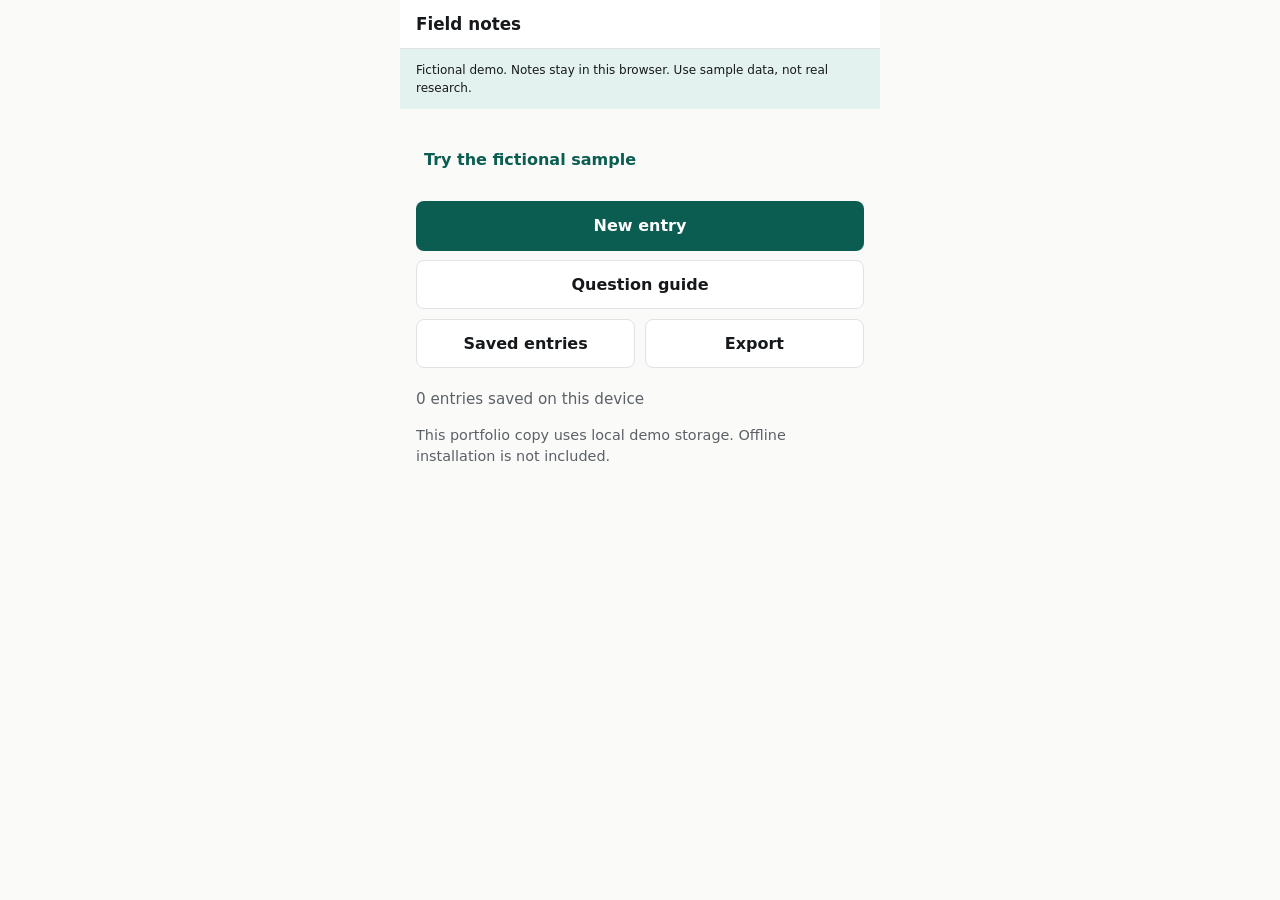
<file: assets/playground/apps/field-notes/index.html>
<!DOCTYPE html>
<html lang="en">
<head>
<meta charset="UTF-8" />
<meta name="viewport" content="width=device-width, initial-scale=1, viewport-fit=cover" />
<meta name="theme-color" content="#0B5D52" />
<meta http-equiv="Content-Security-Policy" content="default-src 'self'; img-src 'self' data:; style-src 'self'; script-src 'self'; object-src 'none'; base-uri 'none'; form-action 'self'" />
<title>Field notes: fictional Playground demo</title>
<link rel="stylesheet" href="css/styles.css?v=demo2" />
</head>
<body>
  <header class="topbar">
    <button id="btn-back" class="icon-btn" hidden aria-label="Back to home">←</button>
    <h1 id="screen-title">Cosmonauts UX Research Field Evidence Logger</h1>
  </header>

  <p class="demo-notice">Fictional demo. Notes stay in this browser. Use sample data, not real research.</p>
  <main id="app">
    <section id="view-home" class="view" aria-label="Home"></section>
    <section id="view-form" class="view" hidden aria-label="Entry form"></section>
    <section id="view-saved" class="view" hidden aria-label="Saved entries"></section>
    <section id="view-export" class="view" hidden aria-label="Export"></section>
    <section id="view-guide" class="view" hidden aria-label="Question guide"></section>
  </main>

  <div id="toast" class="toast" role="status" hidden></div>

  <script src="js/constants.js?v=demo2"></script>
  <script src="js/db.js?v=demo2"></script>
  <script src="js/export.js?v=demo2"></script>
  <script src="js/app.js?v=demo2"></script>
</body>
</html>
</file>
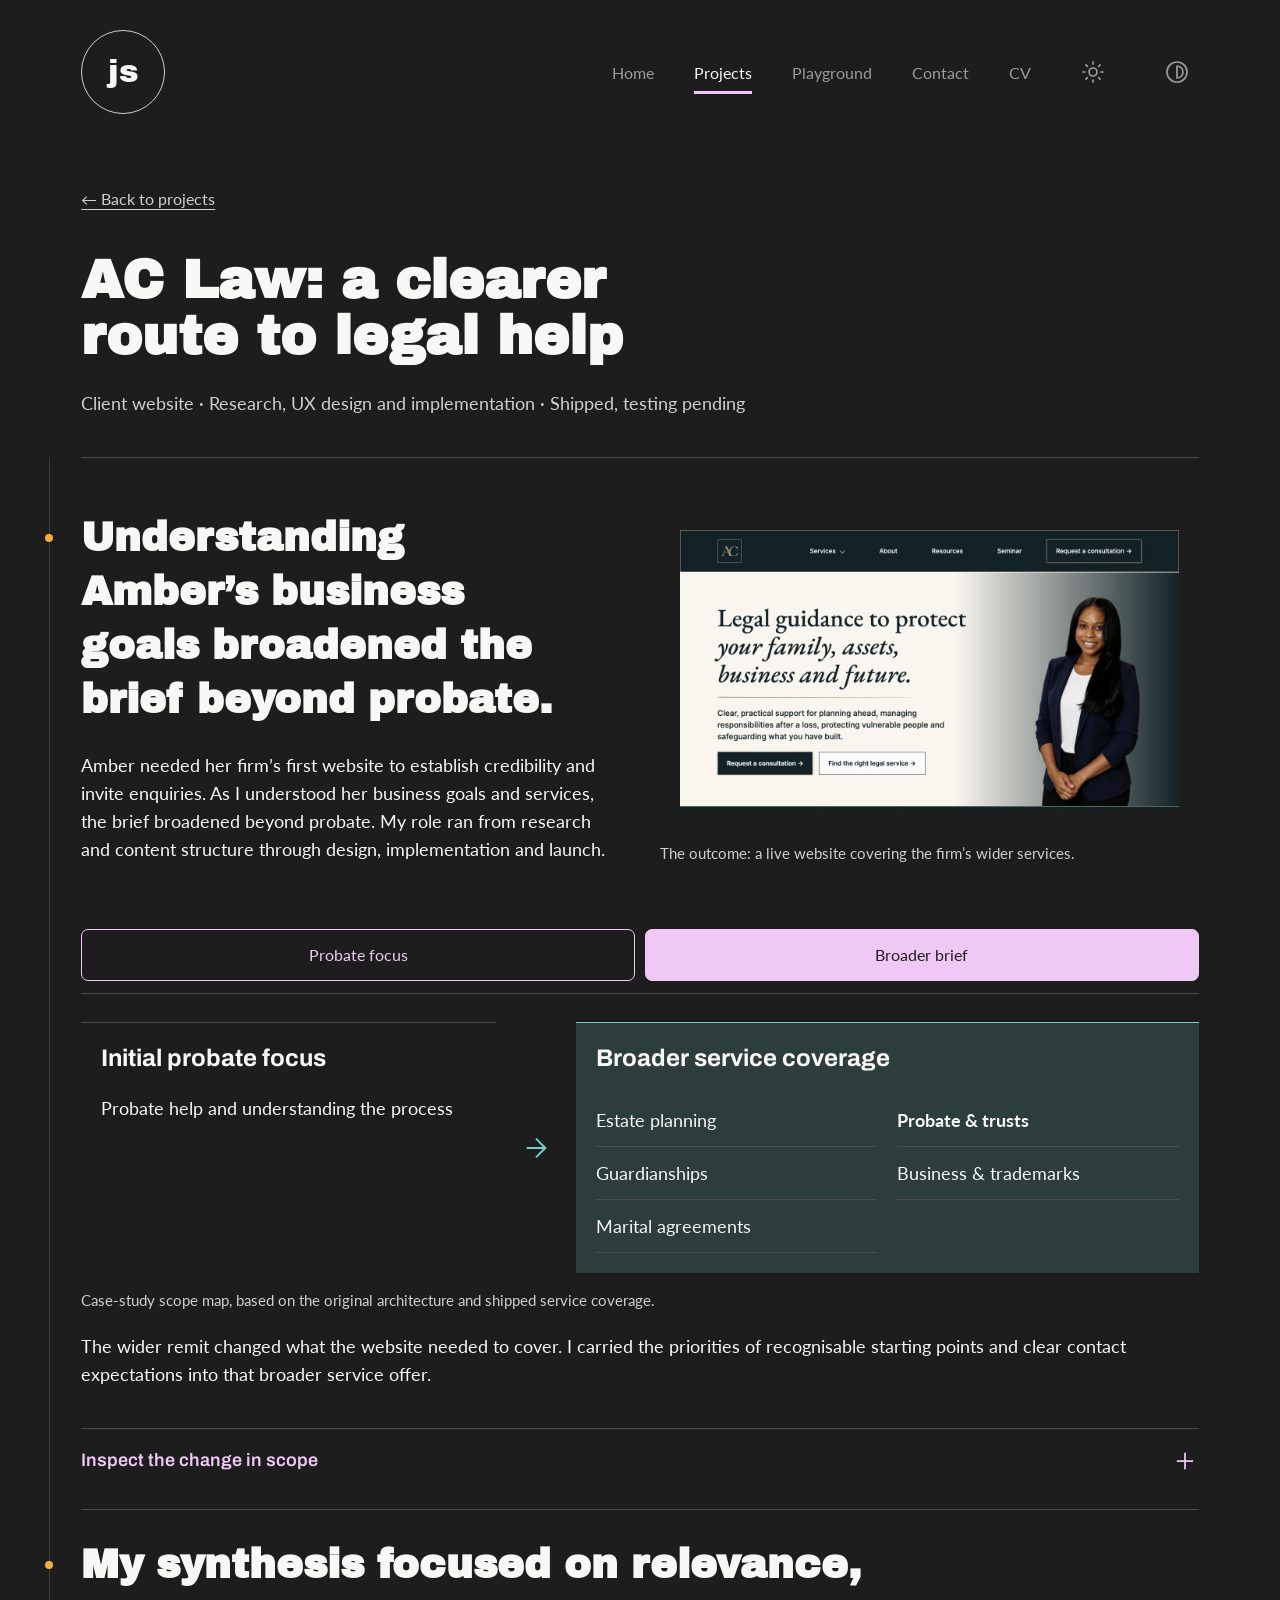
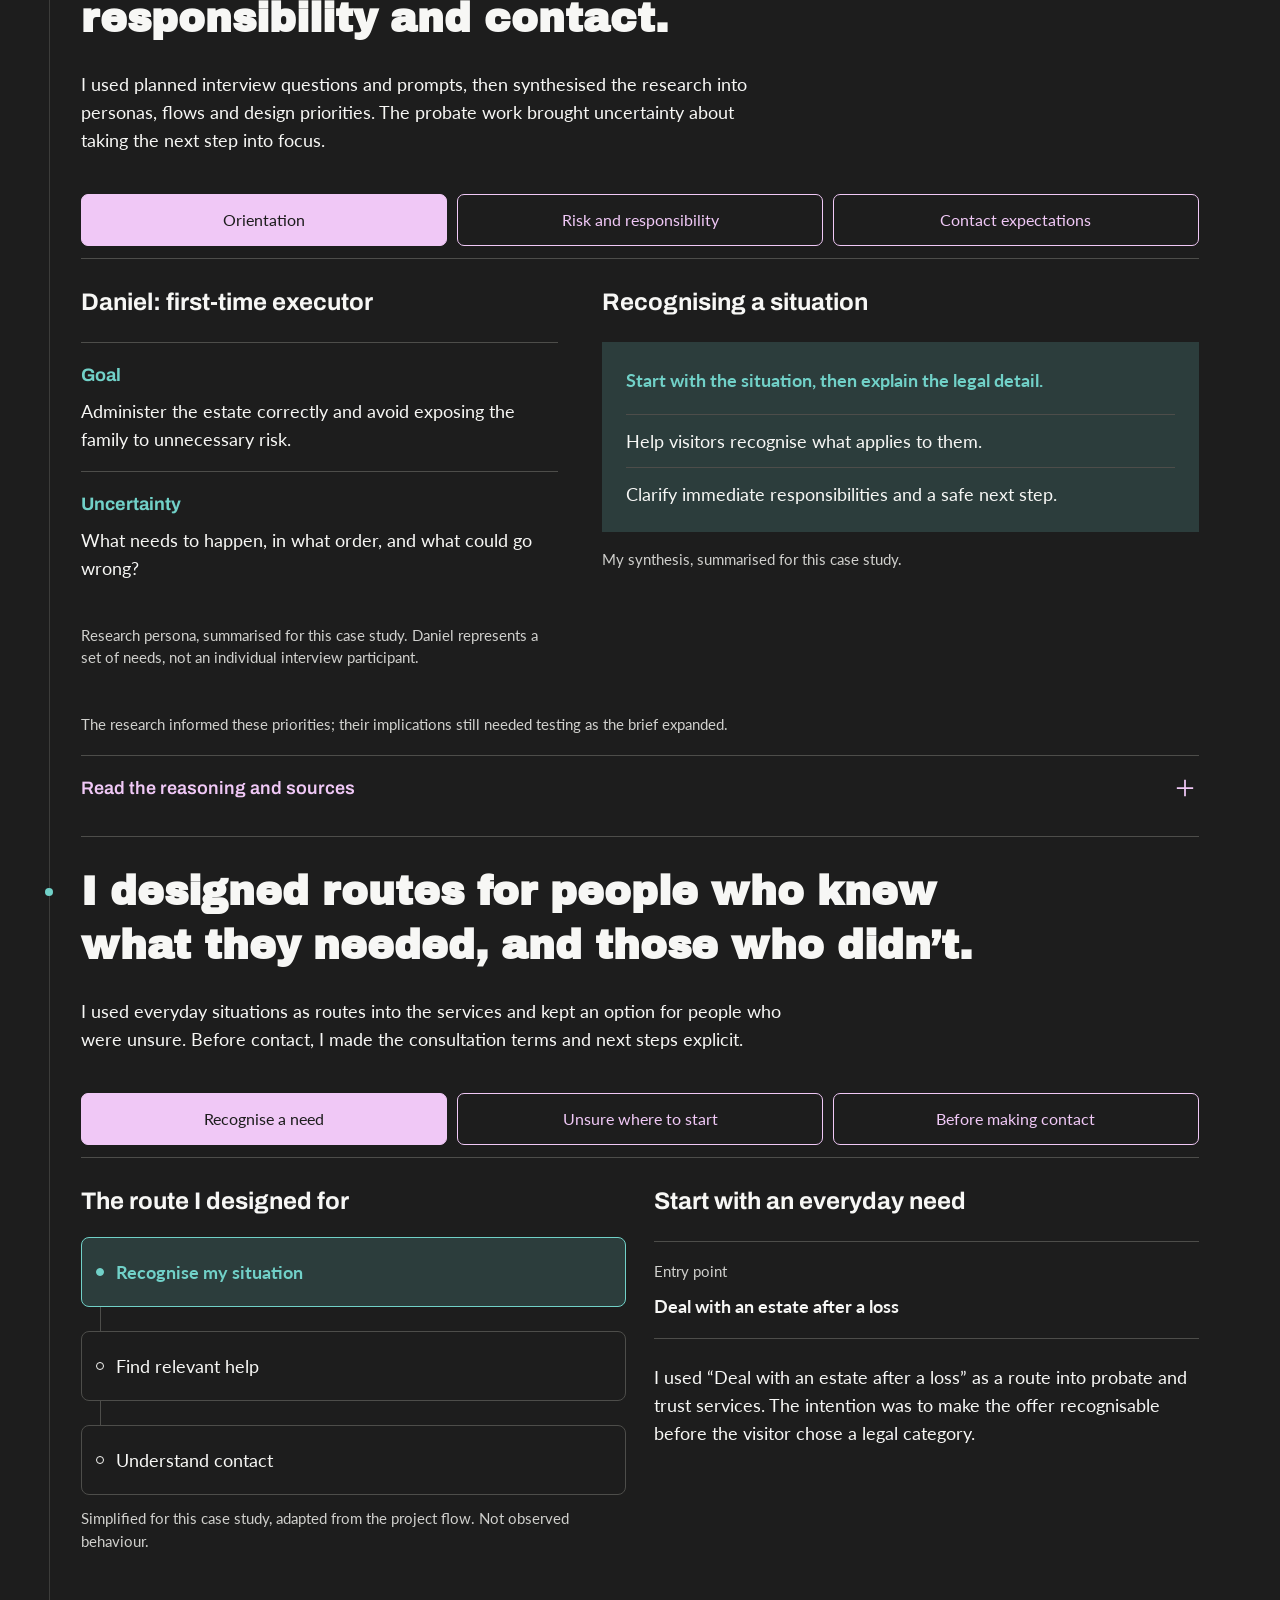
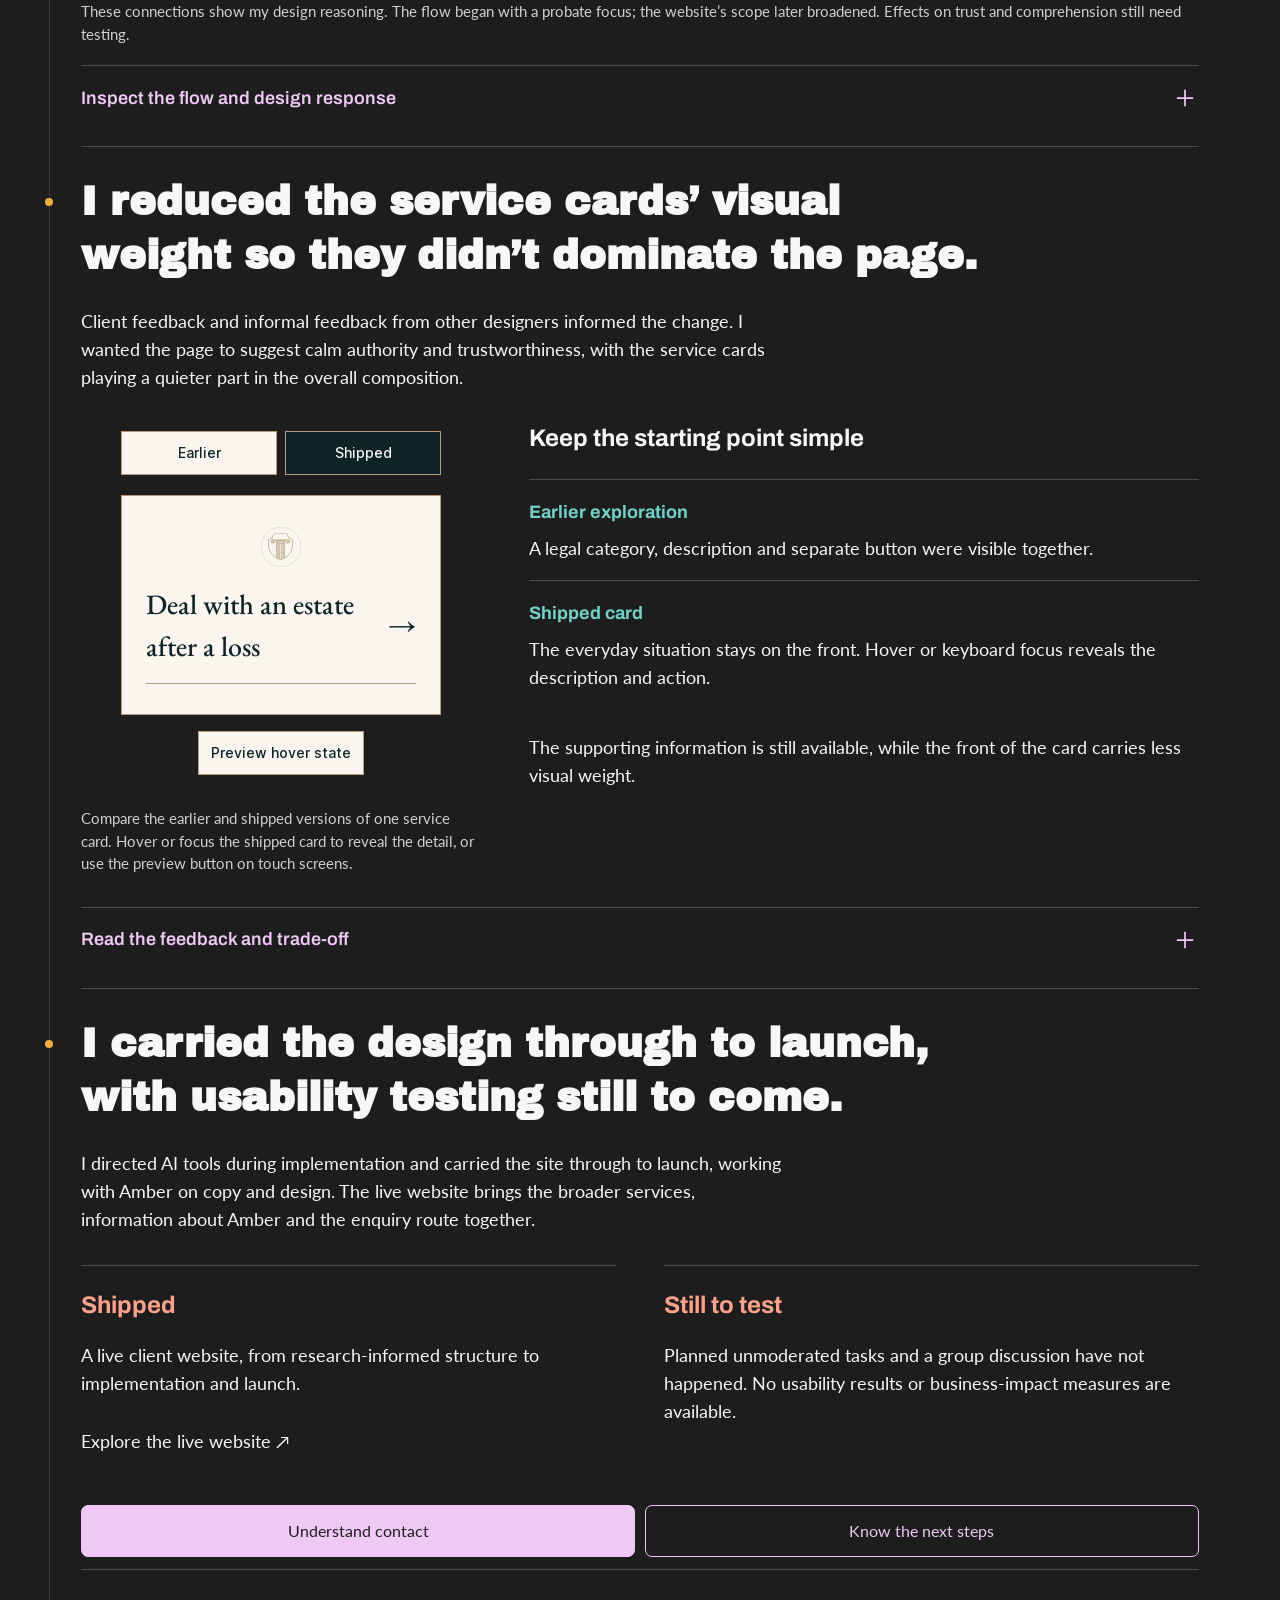
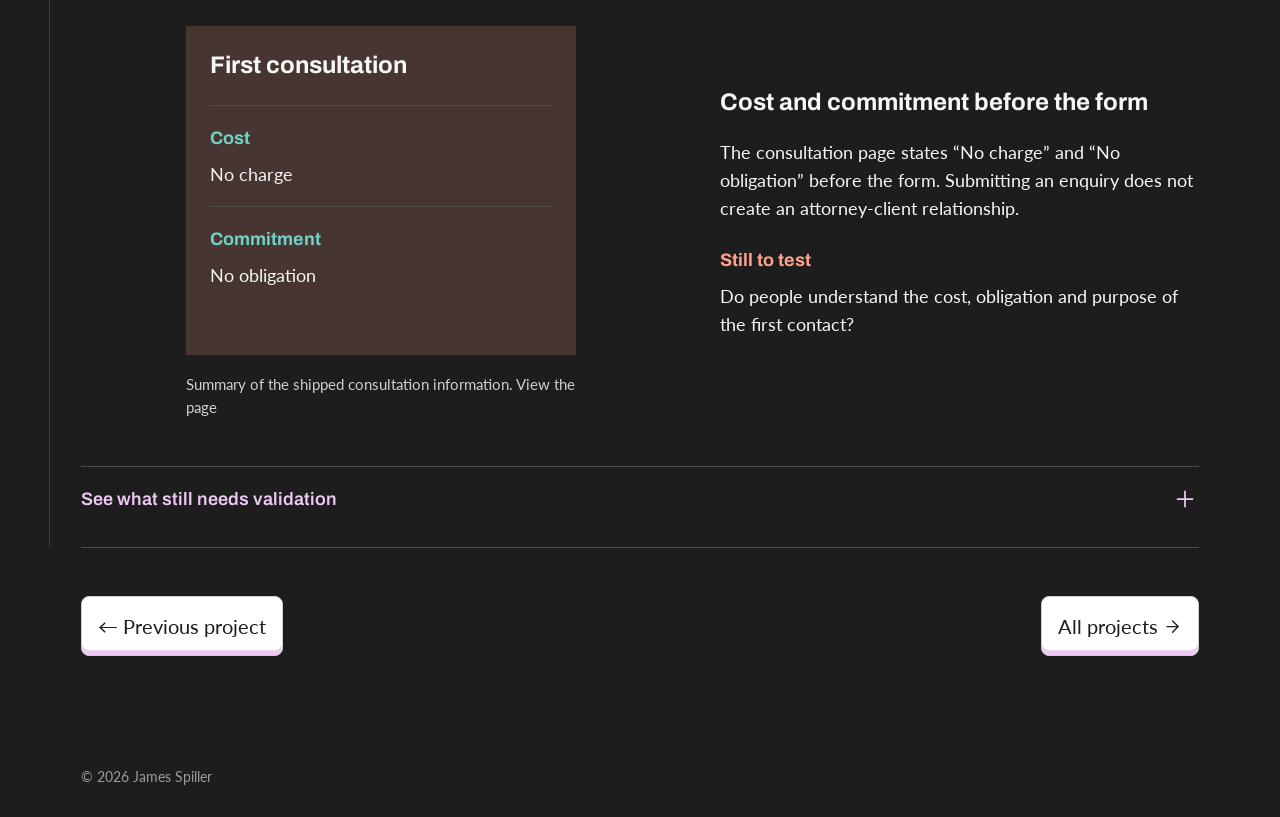
<file: ac-law.html>
<!doctype html>
<html lang="en-GB">
  <head>
    <meta charset="utf-8" />
    <meta name="viewport" content="width=device-width, initial-scale=1" />
    <meta name="description" content="AC Law: research-informed service routes and enquiry information, carried through to a shipped client website." />
    <meta name="theme-color" content="#1d1d1d" />
    <title>AC Law case study | James Spiller</title>
    <link rel="icon" href="assets/images/favicon.svg" type="image/svg+xml" />
    <link rel="preconnect" href="https://fonts.googleapis.com" />
    <link rel="preconnect" href="https://fonts.gstatic.com" crossorigin />
    <link href="https://fonts.googleapis.com/css2?family=Archivo:wght@400;600;700;900&amp;family=Archivo+Black&amp;family=Lato:wght@400;700&amp;display=swap" rel="stylesheet" />
    <link rel="stylesheet" href="styles.css?v=147" />
    <link rel="stylesheet" href="ac-law.css?v=8" />
    <link rel="stylesheet" href="case-study-system.css?v=1" />
    <link rel="stylesheet" href="case-study-progress.css?v=1" />
  </head>
  <body data-page="projects" class="ac-law-case-study">
    <svg class="icon-sprite" aria-hidden="true">
      <symbol id="icon-plus" viewBox="0 0 24 24"><path d="M12 5v14M5 12h14" /></symbol>
      <symbol id="icon-menu" viewBox="0 0 24 24"><path d="M4 5h16M4 12h16M4 19h16" /></symbol>
      <symbol id="icon-close" viewBox="0 0 24 24"><path d="M18 6 6 18M6 6l12 12" /></symbol>
      <symbol id="icon-sun" viewBox="0 0 24 24"><circle cx="12" cy="12" r="4" /><path d="M12 2v2M12 20v2M4.93 4.93l1.41 1.41M17.66 17.66l1.41 1.41M2 12h2M20 12h2M6.34 17.66l-1.41 1.41M19.07 4.93l-1.41 1.41" /></symbol>
      <symbol id="icon-contrast" viewBox="0 0 24 24"><circle cx="12" cy="12" r="10" /><path d="M12 18a6 6 0 0 0 0-12v12z" /></symbol>
      <symbol id="icon-arrow-right" viewBox="0 0 24 24"><path d="M5 12h14M12 5l7 7-7 7" /></symbol>
    </svg>

    <header class="site-header projects-header">
      <div class="site-shell header-inner">
        <a class="logo-mark" href="index.html" aria-label="James Spiller home">js</a>
        <nav class="desktop-nav" aria-label="Primary navigation">
          <a href="index.html">Home</a>
          <a class="active" href="projects.html" aria-current="page">Projects</a>
          <a href="playground.html">Playground</a>
          <a href="index.html#contact">Contact</a>
          <a href="index.html#cv">CV</a>
          <button class="icon-button" type="button" data-action="theme" aria-controls="brightness-panel" aria-expanded="false" aria-label="Open brightness settings" title="Brightness settings"><svg aria-hidden="true"><use href="#icon-sun"></use></svg></button>
          <button class="icon-button" type="button" data-action="contrast" aria-controls="contrast-panel" aria-expanded="false" aria-label="Open contrast settings" title="Contrast settings"><svg aria-hidden="true"><use href="#icon-contrast"></use></svg></button>
        </nav>
        <button class="menu-button" type="button" aria-controls="mobile-menu" aria-expanded="false" aria-label="Open navigation"><svg class="menu-open-icon" aria-hidden="true"><use href="#icon-menu"></use></svg><svg class="menu-close-icon" aria-hidden="true"><use href="#icon-close"></use></svg></button>
      </div>
      <nav class="mobile-menu" id="mobile-menu" aria-label="Mobile navigation" hidden>
        <a href="index.html">Home</a><a href="projects.html" aria-current="page">Projects</a>
          <a href="playground.html">Playground</a><a href="index.html#contact">Contact</a><a href="index.html#cv">CV</a>
        <div class="mobile-accessibility">
          <button class="icon-button" type="button" data-action="theme" aria-controls="brightness-panel" aria-expanded="false" aria-label="Open brightness settings"><svg aria-hidden="true"><use href="#icon-sun"></use></svg><span>Brightness</span></button>
          <button class="icon-button" type="button" data-action="contrast" aria-controls="contrast-panel" aria-expanded="false" aria-label="Open contrast settings"><svg aria-hidden="true"><use href="#icon-contrast"></use></svg><span>Contrast</span></button>
        </div>
      </nav>
      <div class="accessibility-panel" id="brightness-panel" role="dialog" aria-label="Brightness settings" hidden>
        <div class="accessibility-setting-row">
          <span class="accessibility-panel-title" id="dark-mode-label">Dark mode</span>
          <label class="accessibility-switch"><input type="checkbox" data-setting="dark-mode" aria-labelledby="dark-mode-label" /><span aria-hidden="true"></span></label>
        </div>
        <label class="accessibility-slider"><span class="accessibility-panel-title">Lightness</span><input class="accessibility-range" type="range" min="0" max="100" step="1" value="0" data-setting="lightness" /></label>
      </div>
      <div class="accessibility-panel accessibility-panel-contrast" id="contrast-panel" role="dialog" aria-labelledby="contrast-label" hidden>
        <label class="accessibility-slider"><span class="accessibility-panel-title" id="contrast-label">Contrast</span><input class="accessibility-range" type="range" min="0" max="100" step="1" value="0" data-setting="contrast" /></label>
      </div>
    </header>

<main id="top" class="site-shell ac-story-page">
<a class="case-study-back" href="projects.html">← Back to projects</a>
<article class="case-study-system" aria-label="AC Law case study" data-reading-progress>
<header class="ac-intro">
<h1>AC Law: a clearer route to legal help</h1>
<p class="intro-meta">Client website · Research, UX design and implementation · Shipped, testing pending</p>
</header>
<div class="narrative-body">
<span class="narrative-line" aria-hidden="true"></span>
<section class="story-chapter" id="context" aria-labelledby="context-title"><div class="ac-overview"><div class="chapter-copy"><h2 class="narrative-heading" id="context-title"><span class="narrative-marker" aria-hidden="true"></span>Understanding Amber’s business goals broadened the brief beyond probate.</h2><p class="chapter-bridge">Amber needed her firm’s first website to establish credibility and invite enquiries. As I understood her business goals and services, the brief broadened beyond probate. My role ran from research and content structure through design, implementation and launch.</p></div><figure class="ac-source-figure"><a class="case-study-expandable ac-artifact-link" href="assets/images/ac-law/home-hero.jpg" aria-label="Enlarge: The shipped AC Law homepage introduces Amber and routes to services and consultation."><img class="ac-source-image" src="assets/images/ac-law/home-hero.jpg" width="1280" height="720" loading="lazy" decoding="async" alt="The shipped AC Law homepage introduces Amber and routes to services and consultation."></a><figcaption>The outcome: a live website covering the firm’s wider services.</figcaption></figure></div><div class="ac-switch ac-scope" data-ac-switch data-ac-default="broader"><div class="ac-explorer-controls ac-local-controls" data-ac-controls role="group" aria-label="Explore the change in scope" hidden><button type="button" data-ac-option="initial" aria-pressed="false" aria-controls="ac-scope-initial">Probate focus</button><button type="button" data-ac-option="broader" aria-pressed="false" aria-controls="ac-scope-broader">Broader brief</button></div><div class="ac-scope-map" aria-label="Case-study explanation of the change in service coverage"><div data-ac-highlight="initial"><h3>Initial probate focus</h3><p>Probate help and understanding the process</p></div><svg aria-hidden="true"><use href="#icon-arrow-right"></use></svg><div data-ac-highlight="broader"><h3>Broader service coverage</h3><ul class="ac-service-map"><li>Estate planning</li><li class="ac-probate-route">Probate &amp; trusts</li><li>Guardianships</li><li>Business &amp; trademarks</li><li>Marital agreements</li></ul></div></div><p class="small">Case-study scope map, based on the original architecture and shipped service coverage.</p><div class="ac-state-stack"><div id="ac-scope-initial" data-ac-panel="initial" class="ac-state-panel "><p>The early architecture centred on probate help, process guidance and routes to learn about Amber or make contact. It records the starting focus, rather than the final service structure.</p></div><div id="ac-scope-broader" data-ac-panel="broader" class="ac-state-panel "><p>The wider remit changed what the website needed to cover. I carried the priorities of recognisable starting points and clear contact expectations into that broader service offer.</p></div></div><details id="ac-scope-detail"><summary>Inspect the change in scope<svg class="ac-expand" aria-hidden="true"><use href="#icon-plus"></use></svg></summary><div class="reading ac-wide-reading"><h3>From a probate structure to broader coverage</h3><figure class="ac-native-figure"><div class="ac-architecture-map" aria-label="Simplified original probate-focused architecture"><p>Home</p><ul><li>Probate Help</li><li>How Probate Works</li><li>About Amber</li><li>Speaking</li><li>Resources / FAQs</li><li>Contact</li></ul></div><figcaption>Redrawn from the original project architecture. This proposed structure is not the architecture that shipped.</figcaption></figure><p>I carried out research and synthesis, information architecture, content structure, visual and interaction design, implementation and launch, working with Amber on copy and design.</p><p>The broader business understanding explains the change in scope. The probate research remains one input; it does not validate the needs of every service audience.</p><a href="https://www.figma.com/design/6ZcdvnH1uqt7V3lC2HKT5F/?node-id=10-513" target="_blank" rel="noopener noreferrer">Inspect the original architecture in Figma</a></div></details></div></section>
<section class="story-chapter" id="research" aria-labelledby="research-title"><h2 class="narrative-heading" id="research-title"><span class="narrative-marker" aria-hidden="true"></span>My synthesis focused on relevance, responsibility and contact.</h2><p class="chapter-bridge">I used planned interview questions and prompts, then synthesised the research into personas, flows and design priorities. The probate work brought uncertainty about taking the next step into focus.</p><div class="ac-switch" data-ac-switch data-ac-default="orientation"><div class="ac-explorer-controls ac-local-controls" data-ac-controls role="group" aria-label="Explore the research priorities" hidden><button type="button" data-ac-option="orientation" aria-pressed="false" aria-controls="ac-research-orientation ac-research-source-orientation">Orientation</button><button type="button" data-ac-option="risk" aria-pressed="false" aria-controls="ac-research-risk ac-research-source-risk">Risk and responsibility</button><button type="button" data-ac-option="contact" aria-pressed="false" aria-controls="ac-research-contact ac-research-source-contact">Contact expectations</button></div><div class="ac-research-pair"><div><h3>Daniel: first-time executor</h3><dl class="ac-persona-summary"><div><dt>Goal</dt><dd>Administer the estate correctly and avoid exposing the family to unnecessary risk.</dd></div><div><dt>Uncertainty</dt><dd>What needs to happen, in what order, and what could go wrong?</dd></div></dl><p class="small">Research persona, summarised for this case study. Daniel represents a set of needs, not an individual interview participant.</p></div><div class="ac-state-stack"><div id="ac-research-orientation" data-ac-panel="orientation" class="ac-state-panel"><h3>Recognising a situation</h3><div class="ac-insight-summary"><p class="ac-insight-lead">Start with the situation, then explain the legal detail.</p><ul><li>Help visitors recognise what applies to them.</li><li>Clarify immediate responsibilities and a safe next step.</li></ul></div><p class="small ac-summary-caption">My synthesis, summarised for this case study.</p></div><div id="ac-research-risk" data-ac-panel="risk" class="ac-state-panel"><h3>Knowing where responsibility ends</h3><div class="ac-insight-summary"><p class="ac-insight-lead">Make trust practical. Explain risk and responsibility.</p><ul><li>Clarify the client’s role and Amber’s role.</li><li>Set expectations for communication and service delivery.</li></ul></div><p class="small ac-summary-caption">My synthesis, summarised for this case study.</p></div><div id="ac-research-contact" data-ac-panel="contact" class="ac-state-panel"><h3>Understanding what contact involves</h3><div class="ac-insight-summary"><p class="ac-insight-lead">Explain the first conversation before asking for contact.</p><ul><li>Make the commitment clear.</li><li>Explain what will happen after an enquiry.</li></ul></div><p class="small ac-summary-caption">My synthesis, summarised for this case study.</p></div></div></div><p class="small ac-evidence-boundary">The research informed these priorities; their implications still needed testing as the brief expanded.</p><details id="ac-research-detail"><summary>Read the reasoning and sources<svg class="ac-expand" aria-hidden="true"><use href="#icon-plus"></use></svg></summary><div class="reading ac-wide-reading"><div id="ac-research-source-orientation" data-ac-panel="orientation" class="ac-state-panel"><h3>Orientation: the reasoning behind the priority</h3><div class="ac-research-source-pair"><div><h4>Evidence and assumptions in the synthesis</h4><ul class="ac-research-notes"><li>Visitors may arrive without understanding probate terminology.</li><li>Fear of making a mistake may delay action or prompt repeated reassurance.</li><li>Unclear services can make it harder to identify a useful next step.</li></ul></div><div><h4>Needs represented by Daniel</h4><ul class="ac-research-notes"><li>See the overall process and the next immediate step.</li><li>Understand which responsibilities belong to the client and the lawyer.</li><li>Know what to expect about cost, timing and communication.</li></ul></div></div><p class="small">These are edited summaries of project research artefacts. The boards combine evidence and assumptions and refer to a discovery report not reviewed for this case study. Participant count and original interview records remain unverified here.</p><div class="ac-source-links"><a href="assets/images/ac-law/research/finding-orientation.png" target="_blank" rel="noopener noreferrer">View the original finding board</a><a href="assets/images/ac-law/research/persona-daniel.png" target="_blank" rel="noopener noreferrer">View the original persona</a></div></div><div id="ac-research-source-risk" data-ac-panel="risk" class="ac-state-panel"><h3>Risk and responsibility: the reasoning behind the priority</h3><div class="ac-research-source-pair"><div><h4>Evidence and assumptions in the synthesis</h4><ul class="ac-research-notes"><li>The synthesis identified anxiety about acting incorrectly or overlooking a responsibility.</li><li>Broad warnings may add anxiety unless they explain what to do next.</li><li>Trust depends partly on understanding Amber’s role and the experience of working with her.</li></ul></div><div><h4>Needs represented by Daniel</h4><ul class="ac-research-notes"><li>See the overall process and the next immediate step.</li><li>Understand which responsibilities belong to the client and the lawyer.</li><li>Know what to expect about cost, timing and communication.</li></ul></div></div><p class="small">These are edited summaries of project research artefacts. The boards combine evidence and assumptions and refer to a discovery report not reviewed for this case study. Participant count and original interview records remain unverified here.</p><div class="ac-source-links"><a href="assets/images/ac-law/research/finding-risk-responsibility.png" target="_blank" rel="noopener noreferrer">View the original finding board</a><a href="assets/images/ac-law/research/persona-daniel.png" target="_blank" rel="noopener noreferrer">View the original persona</a></div></div><div id="ac-research-source-contact" data-ac-panel="contact" class="ac-state-panel"><h3>Contact expectations: the reasoning behind the priority</h3><div class="ac-research-source-pair"><div><h4>Evidence and assumptions in the synthesis</h4><ul class="ac-research-notes"><li>Visitors may hesitate when they cannot tell what contact would involve.</li><li>A contact button does not explain the commitment or the purpose of the first conversation.</li><li>Unclear next steps and silence after an enquiry may reinforce uncertainty.</li></ul></div><div><h4>Needs represented by Daniel</h4><ul class="ac-research-notes"><li>See the overall process and the next immediate step.</li><li>Understand which responsibilities belong to the client and the lawyer.</li><li>Know what to expect about cost, timing and communication.</li></ul></div></div><p class="small">These are edited summaries of project research artefacts. The boards combine evidence and assumptions and refer to a discovery report not reviewed for this case study. Participant count and original interview records remain unverified here.</p><div class="ac-source-links"><a href="assets/images/ac-law/research/finding-contact.png" target="_blank" rel="noopener noreferrer">View the original finding board</a><a href="assets/images/ac-law/research/persona-daniel.png" target="_blank" rel="noopener noreferrer">View the original persona</a></div></div></div></details></div></section>
<section class="story-chapter ac-central" id="design" aria-labelledby="design-title">
<h2 class="narrative-heading" id="design-title"><span class="narrative-marker" aria-hidden="true"></span>I designed routes for people who knew what they needed, and those who didn’t.</h2>
<p class="chapter-bridge">I used everyday situations as routes into the services and kept an option for people who were unsure. Before contact, I made the consultation terms and next steps explicit.</p>
<div class="ac-explorer" data-ac-explorer>
<div class="ac-explorer-controls" role="group" aria-label="Choose a moment to explore the design reasoning" hidden><button type="button" data-ac-choice="need" aria-pressed="true" aria-controls="ac-view-need ac-evidence-need">Recognise a need</button><button type="button" data-ac-choice="unsure" aria-pressed="false" aria-controls="ac-view-unsure ac-evidence-unsure">Unsure where to start</button><button type="button" data-ac-choice="contact" aria-pressed="false" aria-controls="ac-view-contact ac-evidence-contact">Before making contact</button></div>
<div class="ac-explorer-stage"><div class="ac-explorer-panel" data-ac-view="need" id="ac-view-need" role="region" aria-label="Recognise a need: route and response">
<figure class="ac-explorer-route"><h3>The route I designed for</h3><ol><li class="is-emphasised"><span class="ac-route-dot" aria-hidden="true"></span>Recognise my situation</li><li class=""><span class="ac-route-dot" aria-hidden="true"></span>Find relevant help</li><li class=""><span class="ac-route-dot" aria-hidden="true"></span>Understand contact</li></ol><figcaption>Simplified for this case study, adapted from the project flow. Not observed behaviour.</figcaption></figure>
<div class="ac-explorer-response"><h3>Start with an everyday need</h3><dl class="ac-response-copy"><dt>Entry point</dt><dd>Deal with an estate after a loss</dd></dl><p>I used “Deal with an estate after a loss” as a route into probate and trust services. The intention was to make the offer recognisable before the visitor chose a legal category.</p></div>
</div><div class="ac-explorer-panel" data-ac-view="unsure" id="ac-view-unsure" role="region" aria-label="Unsure where to start: route and response">
<figure class="ac-explorer-route"><h3>The route I designed for</h3><ol><li class=""><span class="ac-route-dot" aria-hidden="true"></span>Recognise my situation</li><li class="is-emphasised"><span class="ac-route-dot" aria-hidden="true"></span>Not sure? Find a way forward</li><li class=""><span class="ac-route-dot" aria-hidden="true"></span>Understand contact</li></ol><figcaption>Simplified for this case study, adapted from the project flow. Not observed behaviour.</figcaption></figure>
<div class="ac-explorer-response"><h3>Keep an option for uncertainty</h3><dl class="ac-response-copy"><dt>Alternative entry</dt><dd>Not sure where to start?</dd></dl><p>I included a “Not sure where to start?” route alongside the named situations, so the service choice was not the only way forward.</p></div>
</div><div class="ac-explorer-panel" data-ac-view="contact" id="ac-view-contact" role="region" aria-label="Before making contact: route and response">
<figure class="ac-explorer-route"><h3>The route I designed for</h3><ol><li class=""><span class="ac-route-dot" aria-hidden="true"></span>Recognise my situation</li><li class=""><span class="ac-route-dot" aria-hidden="true"></span>Find relevant help</li><li class="is-emphasised"><span class="ac-route-dot" aria-hidden="true"></span>Know what happens next</li></ol><figcaption>Simplified for this case study, adapted from the project flow. Not observed behaviour.</figcaption></figure>
<div class="ac-explorer-response"><h3>Explain cost and commitment</h3><dl class="ac-response-copy"><dt>Before the form</dt><dd>No charge. No obligation.</dd></dl><p>Before the form, I stated the first consultation’s cost and obligation. The shipped page also explains that submitting an enquiry does not create an attorney-client relationship.</p></div>
</div></div>
<p class="ac-explorer-status visually-hidden" role="status" aria-live="polite" aria-atomic="true"></p>
<p class="small ac-explorer-boundary">These connections show my design reasoning. The flow began with a probate focus; the website’s scope later broadened. Effects on trust and comprehension still need testing.</p>
<details class="ac-explorer-detail"><summary>Inspect the flow and design response<svg class="ac-expand" aria-hidden="true"><use href="#icon-plus"></use></svg></summary><div class="reading ac-explorer-evidence-stage"><div class="ac-explorer-evidence" data-ac-view="need" id="ac-evidence-need">
<h3>From the proposed route to the design</h3><p>The probate-focused flow begins by asking whether the website feels relevant to the visitor’s situation. I carried that emphasis on recognition into the broader service routes.</p>
<figure class="ac-native-figure"><ol class="ac-native-flow"><li>Arrive on the homepage</li><li>Check whether the firm seems relevant</li><li>Explore a service route</li></ol><figcaption>Simplified from the proposed project flow for this case study. This shows design reasoning, not observed behaviour.</figcaption></figure>
<div class="ac-response-note" id="ac-response-need"><div class="ac-annotation"><span class="ac-annotation-mark" aria-hidden="true"></span><div><h4>Everyday situation first</h4><p>The card names a situation rather than requiring the visitor to start with “probate”. This is a design intention, not a measured comprehension result.</p></div></div></div>
<p class="small ac-source-note">The source synthesis combines evidence and assumptions. Intended effects on trust and comprehension remain untested.</p>
<ul class="ac-evidence-sources"><li><a href="https://www.figma.com/design/6ZcdvnH1uqt7V3lC2HKT5F/?node-id=1-254" target="_blank" rel="noopener noreferrer">Inspect the original finding in Figma</a></li><li><a href="https://www.figma.com/design/6ZcdvnH1uqt7V3lC2HKT5F/?node-id=1-184" target="_blank" rel="noopener noreferrer">Inspect the complete project flow</a></li><li><a href="https://www.figma.com/design/6ZcdvnH1uqt7V3lC2HKT5F/?node-id=520-2069" target="_blank" rel="noopener noreferrer">Inspect the prototype detail</a></li></ul>
</div><div class="ac-explorer-evidence" data-ac-view="unsure" id="ac-evidence-unsure">
<h3>From the proposed route to the design</h3><p>Rachel’s designed flow includes an uncertain branch to “Do I need probate?” guidance. It also provides a route to ask whether Amber can help. These proposed paths informed the design; they are not a recording of the final website.</p>
<figure class="ac-native-figure"><div class="ac-branch-map"><p>Unsure whether probate applies</p><ul><li>Find probate guidance</li><li>Ask whether Amber can help</li></ul></div><figcaption>Simplified from the proposed project flow for this case study. This shows design reasoning, not observed behaviour.</figcaption></figure>
<div class="ac-response-note" id="ac-response-unsure"><div class="ac-annotation"><span class="ac-annotation-mark" aria-hidden="true"></span><div><h4>An explicit unsure route</h4><p>The final service structure retains an option for visitors who cannot yet choose a service. The original flow also proposed guidance that is not identical to the shipped route.</p></div></div></div>
<p class="small ac-source-note">The source synthesis combines evidence and assumptions. Intended effects on trust and comprehension remain untested.</p>
<ul class="ac-evidence-sources"><li><a href="https://www.figma.com/design/6ZcdvnH1uqt7V3lC2HKT5F/?node-id=1-254" target="_blank" rel="noopener noreferrer">Inspect the original finding in Figma</a></li><li><a href="https://www.figma.com/design/6ZcdvnH1uqt7V3lC2HKT5F/?node-id=1-184" target="_blank" rel="noopener noreferrer">Inspect the complete project flow</a></li><li><a href="https://www.figma.com/design/6ZcdvnH1uqt7V3lC2HKT5F/?node-id=520-2069" target="_blank" rel="noopener noreferrer">Inspect the prototype detail</a></li></ul>
</div><div class="ac-explorer-evidence" data-ac-view="contact" id="ac-evidence-contact">
<h3>From the proposed route to the design</h3><p>The contact end of the project flow asks visitors to review consultation expectations and decide whether the next step is clear. That concern is reflected in the consultation information before the form.</p>
<figure class="ac-native-figure"><ol class="ac-native-flow"><li>Review contact options</li><li>Understand consultation expectations</li><li>Choose the next step</li></ol><figcaption>Simplified from the proposed project flow for this case study. This shows design reasoning, not observed behaviour.</figcaption></figure>
<div class="ac-response-note" id="ac-response-contact"><div class="ac-annotation"><span class="ac-annotation-mark" aria-hidden="true"></span><div><h4>Terms before the form</h4><p>The consultation prototype states “No charge” and “No obligation”. The shipped page carries those terms too. This does not establish that visitors understood them.</p></div></div></div>
<p class="small ac-source-note">The source synthesis combines evidence and assumptions. Intended effects on trust and comprehension remain untested.</p>
<ul class="ac-evidence-sources"><li><a href="https://www.figma.com/design/6ZcdvnH1uqt7V3lC2HKT5F/?node-id=1-317" target="_blank" rel="noopener noreferrer">Inspect the original finding in Figma</a></li><li><a href="https://www.figma.com/design/6ZcdvnH1uqt7V3lC2HKT5F/?node-id=1-184" target="_blank" rel="noopener noreferrer">Inspect the complete project flow</a></li><li><a href="https://www.figma.com/design/6ZcdvnH1uqt7V3lC2HKT5F/?node-id=468-1919" target="_blank" rel="noopener noreferrer">Inspect the prototype detail</a></li></ul>
</div></div></details>
</div>
</section>
<section class="story-chapter" id="refinement" aria-labelledby="refinement-title"><h2 class="narrative-heading" id="refinement-title"><span class="narrative-marker" aria-hidden="true"></span>I reduced the service cards’ visual weight so they didn’t dominate the page.</h2><p class="chapter-bridge">Client feedback and informal feedback from other designers informed the change. I wanted the page to suggest calm authority and trustworthiness, with the service cards playing a quieter part in the overall composition.</p><div class="ac-refinement-layout"><figure class="ac-live-card"><iframe src="examples/ac-law-service-card/index.html?v=2" title="Compare earlier and shipped AC Law probate cards" width="360" height="430" loading="lazy"></iframe><figcaption>Compare the earlier and shipped versions of one service card. Hover or focus the shipped card to reveal the detail, or use the preview button on touch screens.</figcaption></figure><div><h3>Keep the starting point simple</h3><dl class="ac-persona-summary"><div><dt>Earlier exploration</dt><dd>A legal category, description and separate button were visible together.</dd></div><div><dt>Shipped card</dt><dd>The everyday situation stays on the front. Hover or keyboard focus reveals the description and action.</dd></div></dl><p>The supporting information is still available, while the front of the card carries less visual weight.</p></div></div><details id="ac-refinement-detail"><summary>Read the feedback and trade-off<svg class="ac-expand" aria-hidden="true"><use href="#icon-plus"></use></svg></summary><div class="reading"><h3>Quieter presentation, with detail on demand</h3><figure class="ac-native-figure"><ol class="ac-native-flow"><li><strong>Earlier exploration</strong><br>Category, situation, description and button</li><li><strong>Revised front</strong><br>Situation-led entry point</li><li><strong>On hover or focus</strong><br>Description and action</li></ol><figcaption>How information is distributed across the earlier exploration and the shipped card states.</figcaption></figure><p>I simplified the service section in response to client feedback and informal feedback from other designers. The intention was to stop it dominating the page and support a sense of calm authority and trustworthiness.</p><p>The remaining question is whether people can identify the relevant service and discover its supporting information, including on touch screens. This needs usability testing; the feedback does not establish improved trust or comprehension.</p><div class="ac-source-links"><a href="https://www.figma.com/design/6ZcdvnH1uqt7V3lC2HKT5F/?node-id=47-802" target="_blank" rel="noopener noreferrer">View the earlier exploration</a><a href="https://aclaw-firm.com/#services" target="_blank" rel="noopener noreferrer">Inspect the shipped service section</a></div></div></details></section>
<section class="story-chapter" id="delivery" aria-labelledby="delivery-title"><h2 class="narrative-heading" id="delivery-title"><span class="narrative-marker" aria-hidden="true"></span>I carried the design through to launch, with usability testing still to come.</h2><p class="chapter-bridge">I directed AI tools during implementation and carried the site through to launch, working with Amber on copy and design. The live website brings the broader services, information about Amber and the enquiry route together.</p><div class="ac-delivery-status"><div><h3>Shipped</h3><p>A live client website, from research-informed structure to implementation and launch.</p><a href="https://aclaw-firm.com/" target="_blank" rel="noopener noreferrer">Explore the live website ↗</a></div><div><h3>Still to test</h3><p>Planned unmoderated tasks and a group discussion have not happened. No usability results or business-impact measures are available.</p></div></div><div class="ac-switch ac-delivery-switch" data-ac-switch data-ac-default="contact"><div class="ac-explorer-controls ac-local-controls" data-ac-controls role="group" aria-label="Inspect the delivered journey" hidden><button type="button" data-ac-option="contact" aria-pressed="false" aria-controls="ac-delivery-contact ac-validation-contact">Understand contact</button><button type="button" data-ac-option="next" aria-pressed="false" aria-controls="ac-delivery-next ac-validation-next">Know the next steps</button></div><div class="ac-state-stack ac-delivery-stack"><div id="ac-delivery-contact" data-ac-panel="contact" class="ac-state-panel ac-delivery-view"><div class="ac-delivery-media"><figure class="ac-native-figure"><div class="ac-consultation-summary"><h3>First consultation</h3><dl class="ac-persona-summary"><div><dt>Cost</dt><dd>No charge</dd></div><div><dt>Commitment</dt><dd>No obligation</dd></div></dl></div><figcaption>Summary of the shipped consultation information. <a href="https://aclaw-firm.com/consultation/" target="_blank" rel="noopener noreferrer">View the page</a></figcaption></figure></div><div><h3>Cost and commitment before the form</h3><p>The consultation page states “No charge” and “No obligation” before the form. Submitting an enquiry does not create an attorney-client relationship.</p><h4>Still to test</h4><p>Do people understand the cost, obligation and purpose of the first contact?</p></div></div><div id="ac-delivery-next" data-ac-panel="next" class="ac-state-panel ac-delivery-view"><div class="ac-delivery-media"><figure class="ac-native-figure"><ol class="ac-native-flow ac-delivered-steps"><li><strong>Amber reviews the enquiry</strong><br>Confirm whether the firm can help</li><li><strong>Agree the next steps</strong><br>If Amber can help, agree how to proceed</li></ol><figcaption>Summary of the next steps explained on the shipped homepage.</figcaption></figure></div><div><h3>What follows an enquiry</h3><p>The homepage explains that Amber reviews the enquiry to confirm whether the firm can help, before agreeing how to proceed.</p><h4>Still to test</h4><p>Can people explain what happens after they enquire?</p></div></div></div><details id="ac-delivery-detail"><summary>See what still needs validation<svg class="ac-expand" aria-hidden="true"><use href="#icon-plus"></use></svg></summary><div class="reading ac-wide-reading"><div id="ac-validation-contact" data-ac-panel="contact" class="ac-state-panel "><h3>Proposed task: understand contact</h3><div class="ac-task-plan"><div><p class="ac-task-label">Proposed task</p><p class="ac-task-prompt">Before sending an enquiry, what would you expect the first consultation to cost, and what would you be committing to?</p><h4>What to look for</h4><p>Ask people to explain the terms in their own words rather than just recognise the wording.</p></div></div></div><div id="ac-validation-next" data-ac-panel="next" class="ac-state-panel "><h3>Proposed task: know the next steps</h3><div class="ac-task-plan"><div><p class="ac-task-label">Proposed task</p><p class="ac-task-prompt">You have sent a short enquiry. What would you expect Amber to do next, and what would happen if she can help?</p><h4>What to look for</h4><p>Listen for the distinction between an enquiry, a review of whether the firm can help and agreeing how to proceed.</p></div></div></div><p class="small">Proposed study prompts for this case study, not completed tests or confirmed historical study tasks. Captures show the website on 30 October 2026.</p></div></details></div></section>
</div>
</article>
<nav class="case-study-project-nav" aria-label="Project navigation"><a class="button-link" href="talking-about-online-life.html">← Previous project</a><a class="button-link" href="projects.html">All projects <svg aria-hidden="true"><use href="#icon-arrow-right"></use></svg></a></nav>
</main>
<dialog tabindex="0" class="case-study-lightbox" aria-label="Expanded case-study image">
      <button class="case-study-lightbox-close" type="button" aria-label="Close expanded image">
        <svg aria-hidden="true"><use href="#icon-close"></use></svg>
      </button>
      <img class="case-study-lightbox-image" alt="" />
    </dialog>

    <footer class="site-footer"><div class="site-shell"><p>&copy; <span id="year"></span> James Spiller</p></div></footer>
    <script src="scripts.js?v=36"></script>
    <script src="ac-law.js?v=6"></script>
    <script src="case-study-progress.js?v=1"></script>
  </body>
</html>
</file>
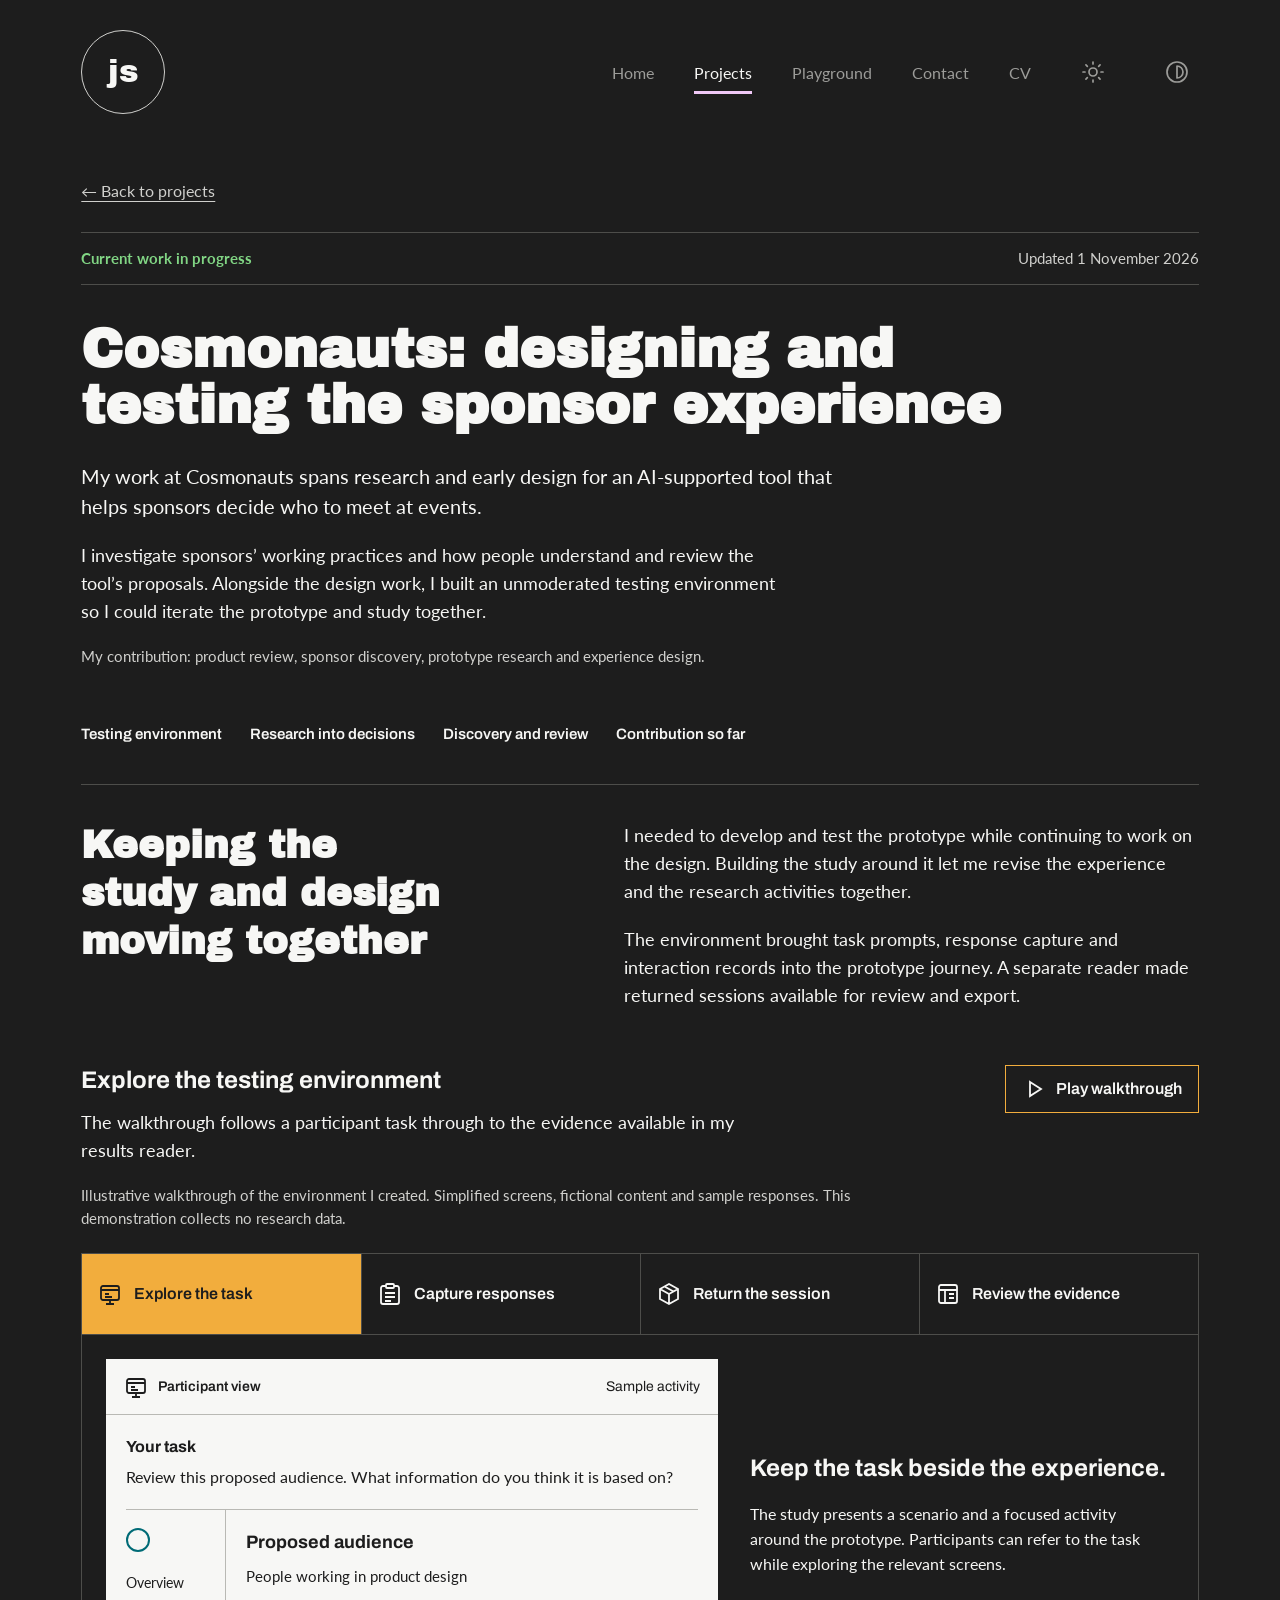
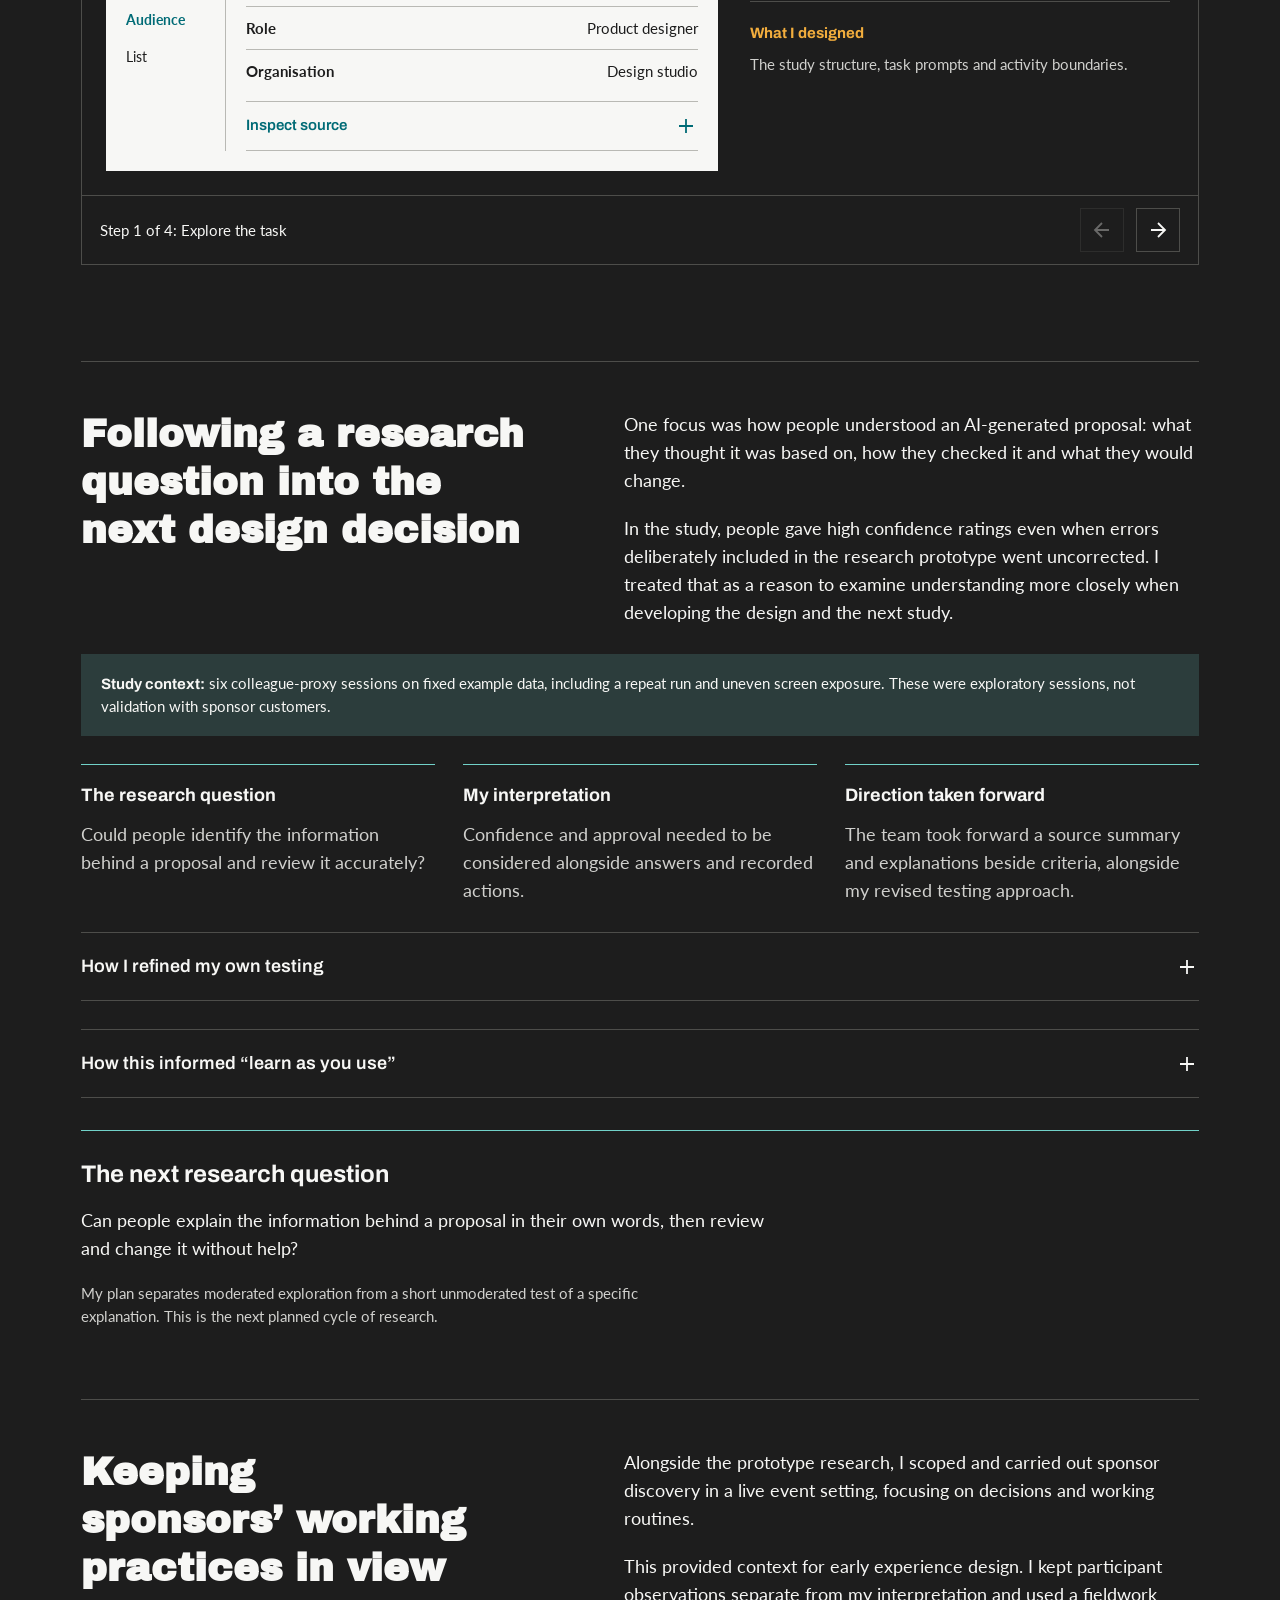
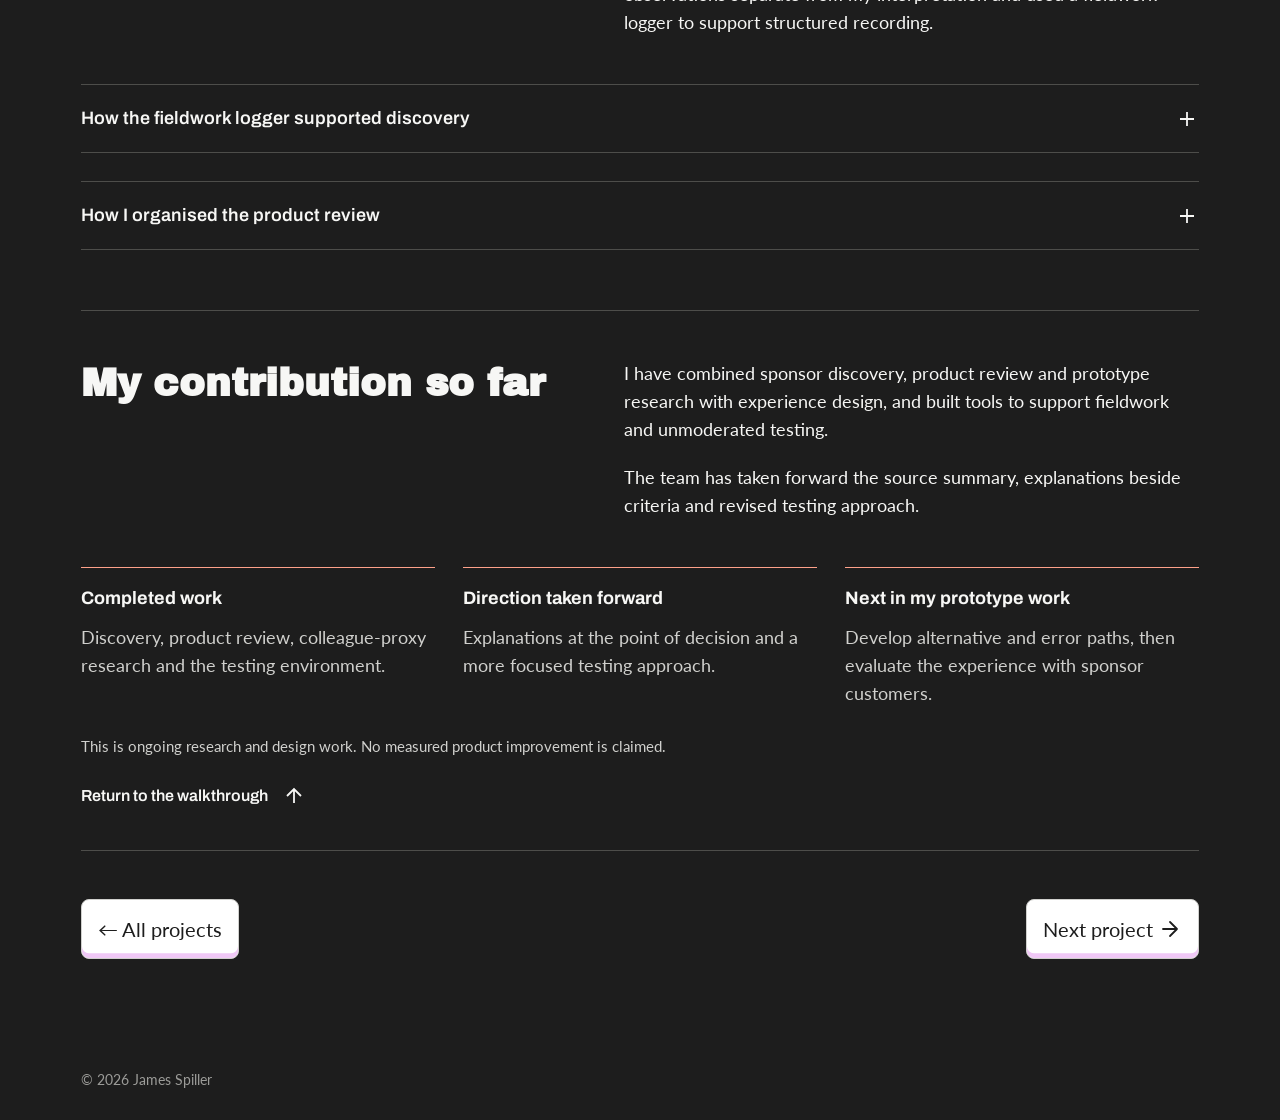
<file: cosmonauts.html>
<!doctype html>
<html lang="en-GB">
  <head>
    <meta charset="utf-8" />
    <meta name="viewport" content="width=device-width, initial-scale=1" />
    <meta name="description" content="Current work in progress: sponsor discovery, experience design and an unmoderated testing environment built to iterate research and the prototype together." />
    <meta name="robots" content="noindex, nofollow" />
    <meta name="theme-color" content="#1d1d1d" />
    <title>Cosmonauts case study | James Spiller</title>
    <link rel="icon" href="assets/images/favicon.svg" type="image/svg+xml" />
    <link rel="preconnect" href="https://fonts.googleapis.com" />
    <link rel="preconnect" href="https://fonts.gstatic.com" crossorigin />
    <link href="https://fonts.googleapis.com/css2?family=Archivo:wght@400;600;700;900&amp;family=Archivo+Black&amp;family=Lato:wght@400;700&amp;display=swap" rel="stylesheet" />
    <link rel="stylesheet" href="styles.css?v=147" />
    <link rel="stylesheet" href="cosmonauts.css?v=4" />
    <link rel="stylesheet" href="case-study-progress.css?v=1" />
  </head>
  <body data-page="projects" class="cosmonauts-case-study">
    <svg class="icon-sprite" aria-hidden="true">
      <symbol id="icon-plus" viewBox="0 0 24 24"><path d="M12 5v14M5 12h14" /></symbol>
      <symbol id="icon-menu" viewBox="0 0 24 24"><path d="M4 5h16M4 12h16M4 19h16" /></symbol>
      <symbol id="icon-close" viewBox="0 0 24 24"><path d="M18 6 6 18M6 6l12 12" /></symbol>
      <symbol id="icon-sun" viewBox="0 0 24 24"><circle cx="12" cy="12" r="4" /><path d="M12 2v2M12 20v2M4.93 4.93l1.41 1.41M17.66 17.66l1.41 1.41M2 12h2M20 12h2M6.34 17.66l-1.41 1.41M19.07 4.93l-1.41 1.41" /></symbol>
      <symbol id="icon-contrast" viewBox="0 0 24 24"><circle cx="12" cy="12" r="10" /><path d="M12 18a6 6 0 0 0 0-12v12z" /></symbol>
      <symbol id="icon-arrow-right" viewBox="0 0 24 24"><path d="M5 12h14M12 5l7 7-7 7" /></symbol>
      <symbol id="icon-pause" viewBox="0 0 24 24"><path d="M8 5v14M16 5v14" /></symbol>
      <symbol id="icon-play" viewBox="0 0 24 24"><path d="m8 5 11 7-11 7z" /></symbol>
      <symbol id="icon-study-screen" viewBox="0 0 24 24"><rect x="3" y="4" width="18" height="14" rx="2"/><path d="M3 8h18M8 22h8m-4-4v4M7 12h4m-4 3h7"/></symbol>
      <symbol id="icon-study-record" viewBox="0 0 24 24"><path d="M8 4H5a2 2 0 0 0-2 2v14a2 2 0 0 0 2 2h14a2 2 0 0 0 2-2V6a2 2 0 0 0-2-2h-3"/><rect x="8" y="2" width="8" height="4" rx="1"/><path d="M7 11h10M7 15h10m-10 4h6"/></symbol>
      <symbol id="icon-study-package" viewBox="0 0 24 24"><path d="m3 7 9-5 9 5v10l-9 5-9-5zM3 7l9 5 9-5M12 12v10M7.5 4.5l9 5"/></symbol>
      <symbol id="icon-study-reader" viewBox="0 0 24 24"><rect x="3" y="3" width="18" height="18" rx="2"/><path d="M3 8h18M9 8v13m4-9h5m-5 4h5"/></symbol>
    </svg>

    <a class="cosmo-skip" href="#case-study">Skip to case study</a>
    <header class="site-header projects-header">
      <div class="site-shell header-inner">
        <a class="logo-mark" href="index.html" aria-label="James Spiller home">js</a>
        <nav class="desktop-nav" aria-label="Primary navigation">
          <a href="index.html">Home</a>
          <a class="active" href="projects.html">Projects</a>
          <a href="playground.html">Playground</a>
          <a href="index.html#contact">Contact</a>
          <a href="index.html#cv">CV</a>
          <button class="icon-button" type="button" data-action="theme" aria-controls="brightness-panel" aria-expanded="false" aria-label="Open brightness settings" title="Brightness settings"><svg aria-hidden="true"><use href="#icon-sun"></use></svg></button>
          <button class="icon-button" type="button" data-action="contrast" aria-controls="contrast-panel" aria-expanded="false" aria-label="Open contrast settings" title="Contrast settings"><svg aria-hidden="true"><use href="#icon-contrast"></use></svg></button>
        </nav>
        <button class="menu-button" type="button" aria-controls="mobile-menu" aria-expanded="false" aria-label="Open navigation"><svg class="menu-open-icon" aria-hidden="true"><use href="#icon-menu"></use></svg><svg class="menu-close-icon" aria-hidden="true"><use href="#icon-close"></use></svg></button>
      </div>
      <nav class="mobile-menu" id="mobile-menu" aria-label="Mobile navigation" hidden>
        <a href="index.html">Home</a><a href="projects.html">Projects</a>
          <a href="playground.html">Playground</a><a href="index.html#contact">Contact</a><a href="index.html#cv">CV</a>
        <div class="mobile-accessibility">
          <button class="icon-button" type="button" data-action="theme" aria-controls="brightness-panel" aria-expanded="false" aria-label="Open brightness settings"><svg aria-hidden="true"><use href="#icon-sun"></use></svg><span>Brightness</span></button>
          <button class="icon-button" type="button" data-action="contrast" aria-controls="contrast-panel" aria-expanded="false" aria-label="Open contrast settings"><svg aria-hidden="true"><use href="#icon-contrast"></use></svg><span>Contrast</span></button>
        </div>
      </nav>
      <div class="accessibility-panel" id="brightness-panel" role="dialog" aria-label="Brightness settings" hidden>
        <div class="accessibility-setting-row">
          <span class="accessibility-panel-title" id="dark-mode-label">Dark mode</span>
          <label class="accessibility-switch"><input type="checkbox" data-setting="dark-mode" aria-labelledby="dark-mode-label" /><span aria-hidden="true"></span></label>
        </div>
        <label class="accessibility-slider"><span class="accessibility-panel-title">Lightness</span><input class="accessibility-range" type="range" min="0" max="100" step="1" value="0" data-setting="lightness" /></label>
      </div>
      <div class="accessibility-panel accessibility-panel-contrast" id="contrast-panel" role="dialog" aria-labelledby="contrast-label" hidden>
        <label class="accessibility-slider"><span class="accessibility-panel-title" id="contrast-label">Contrast</span><input class="accessibility-range" type="range" min="0" max="100" step="1" value="0" data-setting="contrast" /></label>
      </div>
    </header>

<main id="top" class="site-shell cosmo-page">
<a class="case-study-back" href="projects.html">← Back to projects</a>
<p class="review-notice"><strong>Current work in progress</strong><span>Updated <time datetime="2026-11-01">1 November 2026</time></span></p>
<article id="case-study" data-reading-progress aria-labelledby="case-title">
<div class="cosmo-intro">
<h1 id="case-title">Cosmonauts: designing and testing the sponsor experience</h1>
<p class="cosmo-lead">My work at Cosmonauts spans research and early design for an AI-supported tool that helps sponsors decide who to meet at events.</p>
<p>I investigate sponsors’ working practices and how people understand and review the tool’s proposals. Alongside the design work, I built an unmoderated testing environment so I could iterate the prototype and study together.</p>
<p class="cosmo-meta">My contribution: product review, sponsor discovery, prototype research and experience design.</p>
</div>

<nav class="cosmo-contents" aria-label="Case study sections"><a href="#study-environment">Testing environment</a><a href="#testable">Research into decisions</a><a href="#discovery">Discovery and review</a><a href="#outcomes">Contribution so far</a></nav>

<section class="cosmo-chapter develop environment-chapter" aria-labelledby="environment-title">
<div class="chapter-intro"><h2 id="environment-title">Keeping the study and design moving together</h2><div><p>I needed to develop and test the prototype while continuing to work on the design. Building the study around it let me revise the experience and the research activities together.</p><p>The environment brought task prompts, response capture and interaction records into the prototype journey. A separate reader made returned sessions available for review and export.</p></div></div>
<figure class="study-tour" id="study-environment" data-study-tour aria-labelledby="study-tour-title" aria-describedby="tour-caption">
<div class="study-tour-heading"><div><h3 id="study-tour-title">Explore the testing environment</h3><p>The walkthrough follows a participant task through to the evidence available in my results reader.</p></div><button class="tour-play" type="button" data-tour-play hidden><svg aria-hidden="true"><use href="#icon-play"></use></svg><span>Play walkthrough</span></button></div>
<p class="cosmo-caption tour-caption" id="tour-caption">Illustrative walkthrough of the environment I created. Simplified screens, fictional content and sample responses. This demonstration collects no research data.</p>
<div class="tour-tabs" aria-label="From task to research evidence" hidden>
<button type="button" id="tour-tab-task" aria-controls="tour-task"><svg aria-hidden="true"><use href="#icon-study-screen"></use></svg><span>Explore the task</span></button>
<button type="button" id="tour-tab-capture" aria-controls="tour-capture"><svg aria-hidden="true"><use href="#icon-study-record"></use></svg><span>Capture responses</span></button>
<button type="button" id="tour-tab-return" aria-controls="tour-return"><svg aria-hidden="true"><use href="#icon-study-package"></use></svg><span>Return the session</span></button>
<button type="button" id="tour-tab-review" aria-controls="tour-review"><svg aria-hidden="true"><use href="#icon-study-reader"></use></svg><span>Review the evidence</span></button>
</div>
<div class="tour-panels">
<section class="tour-panel" id="tour-task" aria-labelledby="tour-task-title">
<div class="study-scene">
<div class="scene-bar"><svg aria-hidden="true"><use href="#icon-study-screen"></use></svg><span>Participant view</span><span>Sample activity</span></div>
<div class="scene-body"><div class="sample-prompt"><strong>Your task</strong><p>Review this proposed audience. What information do you think it is based on?</p></div>
<div class="sample-prototype"><div class="prototype-sidebar" aria-hidden="true"><span class="prototype-mark"></span><span>Overview</span><span class="is-current">Audience</span><span>List</span></div><div class="prototype-content"><h4>Proposed audience</h4><p>People working in product design</p><dl class="sample-criteria"><div><dt>Role</dt><dd>Product designer</dd></div><div><dt>Organisation</dt><dd>Design studio</dd></div></dl><details class="sample-source"><summary>Inspect source <svg aria-hidden="true"><use href="#icon-plus"></use></svg></summary><p>The uploaded brief describes product designers working in design studios.</p></details></div></div>
</div></div>
<div class="tour-explanation"><h4 id="tour-task-title">Keep the task beside the experience.</h4><p>The study presents a scenario and a focused activity around the prototype. Participants can refer to the task while exploring the relevant screens.</p><dl><div><dt>What I designed</dt><dd>The study structure, task prompts and activity boundaries.</dd></div></dl></div>
</section>
<section class="tour-panel" id="tour-capture" aria-labelledby="tour-capture-title">
<div class="study-scene"><div class="scene-bar"><svg aria-hidden="true"><use href="#icon-study-record"></use></svg><span>Response capture</span><span>Sample session</span></div><div class="scene-body">
<div class="sample-question"><h4>What was the proposal based on?</h4><div class="sample-answer">The uploaded brief</div></div>
<div class="sample-question"><h4>How confident are you?</h4><ol class="sample-rating" aria-label="Illustrative confidence rating: 4 out of 5"><li>1</li><li>2</li><li>3</li><li class="is-selected">4</li><li>5</li></ol><div class="rating-labels" aria-hidden="true"><span>Not at all</span><span>Completely</span></div></div>
<div class="sample-event"><svg aria-hidden="true"><use href="#icon-study-record"></use></svg><div><strong>Recorded action</strong><span>Opened “Inspect source”</span></div></div>
</div></div>
<div class="tour-explanation"><h4 id="tour-capture-title">Bring actions and answers together.</h4><p>The environment records interactions alongside answers, confidence ratings and optional comments. These give different views of a session.</p><dl><div><dt>What I could examine</dt><dd>What someone opened or selected, what they reported and how confident they felt.</dd></div></dl></div>
</section>
<section class="tour-panel" id="tour-return" aria-labelledby="tour-return-title">
<div class="study-scene"><div class="scene-bar"><svg aria-hidden="true"><use href="#icon-study-package"></use></svg><span>Session handover</span><span>Illustrative sequence</span></div><div class="scene-body handover-scene">
<div class="session-package"><svg aria-hidden="true"><use href="#icon-study-package"></use></svg><h4>Session ready to return</h4><ul><li>Answers</li><li>Recorded actions</li><li>Timings</li></ul><div class="sample-code"><span>Results code</span><code>DEMO · SESSION · EXAMPLE</code></div></div>
<div class="handover-route"><span>Participant sends the code</span><svg aria-hidden="true"><use href="#icon-arrow-right"></use></svg><span>I import it into the reader</span></div>
<p class="handover-note">A file download was also available as a fallback.</p>
</div></div>
<div class="tour-explanation"><h4 id="tour-return-title">Make the handover explicit.</h4><p>At the end, participants received a results code to send back. I imported returned codes into a separate reader.</p><dl><div><dt>A boundary I kept visible</dt><dd>Results were available to me once returned. They were not streamed to a live dashboard.</dd></div></dl></div>
</section>
<section class="tour-panel" id="tour-review" aria-labelledby="tour-review-title">
<div class="study-scene"><div class="scene-bar"><svg aria-hidden="true"><use href="#icon-study-reader"></use></svg><span>Researcher view</span><span>Fictional session</span></div><div class="scene-body">
<div class="reader-header"><h4>Session reader</h4><span>Example imported</span></div>
<dl class="sample-reader"><div><dt>Recorded action</dt><dd>Opened “Inspect source”</dd></div><div><dt>Answer</dt><dd>The uploaded brief</dd></div><div><dt>Confidence</dt><dd>4 out of 5</dd></div></dl>
<div class="reader-exports"><svg aria-hidden="true"><use href="#icon-study-record"></use></svg><span>Separate CSV exports for answers and recorded actions</span></div>
</div></div>
<div class="tour-explanation"><h4 id="tour-review-title">Give analysis a traceable starting point.</h4><p>The reader brings returned sessions together for review and export. I could compare responses with the recorded sequence of actions.</p><dl><div><dt>My role in the analysis</dt><dd>Interpret the record in context. Opening an explanation alone does not establish that someone understood it.</dd></div></dl></div>
</section>
</div>
<div class="tour-footer" hidden><p data-tour-status role="status" aria-live="polite" aria-atomic="true">Step 1 of 4: Explore the task</p><div><button type="button" data-tour-prev aria-label="Previous walkthrough stage"><svg aria-hidden="true"><use href="#icon-arrow-right"></use></svg></button><button type="button" data-tour-next aria-label="Next walkthrough stage"><svg aria-hidden="true"><use href="#icon-arrow-right"></use></svg></button></div></div>
</figure>
</section>

<div class="cosmo-narrative">
<section class="cosmo-chapter define" id="testable" aria-labelledby="testable-title">
<div class="chapter-intro"><h2 id="testable-title">Following a research question into the next design decision</h2><div><p>One focus was how people understood an AI-generated proposal: what they thought it was based on, how they checked it and what they would change.</p><p>In the study, people gave high confidence ratings even when errors deliberately included in the research prototype went uncorrected. I treated that as a reason to examine understanding more closely when developing the design and the next study.</p></div></div>
<p class="study-scope"><strong>Study context:</strong> six colleague-proxy sessions on fixed example data, including a repeat run and uneven screen exposure. These were exploratory sessions, not validation with sponsor customers.</p>
<dl class="reasoning-strip"><div><dt>The research question</dt><dd>Could people identify the information behind a proposal and review it accurately?</dd></div><div><dt>My interpretation</dt><dd>Confidence and approval needed to be considered alongside answers and recorded actions.</dd></div><div><dt>Direction taken forward</dt><dd>The team took forward a source summary and explanations beside criteria, alongside my revised testing approach.</dd></div></dl>
<details class="method-note"><summary>How I refined my own testing <svg aria-hidden="true"><use href="#icon-plus"></use></svg></summary><div><p>I reviewed the task wording, completeness of session records and supported interactions in my early research prototype. This helped me separate questions about the design from limitations of my study setup.</p><p>I narrowed the next study from a broad prototype journey to reviewing an AI proposal. A clean version and a version with deliberately introduced errors gave me a focused way to examine what people noticed and acted on.</p><p>I could not establish why some earlier records ended or assume that every record represented a separate participant. In the focused study, only one person supplied comments. Those limits shaped my interpretation.</p></div></details>
<details class="method-note"><summary>How this informed “learn as you use” <svg aria-hidden="true"><use href="#icon-plus"></use></svg></summary><div><p>I developed a specific design hypothesis: put an explanation beside the decision it supports, so people can inspect the reasoning while reviewing a proposal.</p><p>The source summary and explanations beside criteria give that direction a concrete form. Their effectiveness still needs testing; the study did not establish a reduction in cognitive load.</p></div></details>
<div class="next-enquiry"><h3>The next research question</h3><p>Can people explain the information behind a proposal in their own words, then review and change it without help?</p><p class="cosmo-caption">My plan separates moderated exploration from a short unmoderated test of a specific explanation. This is the next planned cycle of research.</p></div>
</section>

<section class="cosmo-chapter discover" id="discovery" aria-labelledby="discovery-title">
<div class="chapter-intro"><h2 id="discovery-title">Keeping sponsors’ working practices in view</h2><div><p>Alongside the prototype research, I scoped and carried out sponsor discovery in a live event setting, focusing on decisions and working routines.</p><p>This provided context for early experience design. I kept participant observations separate from my interpretation and used a fieldwork logger to support structured recording.</p></div></div>
<details class="method-note"><summary>How the fieldwork logger supported discovery <svg aria-hidden="true"><use href="#icon-plus"></use></svg></summary><div><p>I developed a logger with separate fields for direct evidence, participant confirmation and researcher interpretation. It supported recording conversations and observations in the event setting.</p><p>The fieldwork logger and the unmoderated testing environment served different parts of my work: discovery into working practices, and evaluation of the developing experience.</p></div></details>
<details class="method-note" id="questions"><summary>How I organised the product review <svg aria-hidden="true"><use href="#icon-plus"></use></svg></summary><div><p>I reviewed the commercial concept, product documentation and existing experience to understand the context. I used Fix / Ask / Research to organise my observations by the next step each called for.</p><dl class="reasoning-strip"><div><dt>Fix</dt><dd>An actionable change.</dd></div><div><dt>Ask</dt><dd>A question for discussion with the team.</dd></div><div><dt>Research</dt><dd>A question requiring evidence about people’s behaviour.</dd></div></dl></div></details>
</section>
</div>

<section class="cosmo-closing" id="outcomes" aria-labelledby="outcomes-title">
<div class="chapter-intro"><h2 id="outcomes-title">My contribution so far</h2><div><p>I have combined sponsor discovery, product review and prototype research with experience design, and built tools to support fieldwork and unmoderated testing.</p><p>The team has taken forward the source summary, explanations beside criteria and revised testing approach.</p></div></div>
<dl class="reasoning-strip contribution-status"><div><dt>Completed work</dt><dd>Discovery, product review, colleague-proxy research and the testing environment.</dd></div><div><dt>Direction taken forward</dt><dd>Explanations at the point of decision and a more focused testing approach.</dd></div><div><dt>Next in my prototype work</dt><dd>Develop alternative and error paths, then evaluate the experience with sponsor customers.</dd></div></dl>
<p class="cosmo-caption contribution-boundary">This is ongoing research and design work. No measured product improvement is claimed.</p>
<a class="cosmo-return" href="#study-environment">Return to the walkthrough <svg aria-hidden="true"><use href="#icon-arrow-right"></use></svg></a>
</section>
</article>
<nav class="case-study-project-nav" aria-label="Project navigation"><a class="button-link" href="projects.html">← All projects</a><a class="button-link" href="habit-hero.html">Next project <svg aria-hidden="true"><use href="#icon-arrow-right"></use></svg></a></nav>
</main>
<footer class="site-footer"><div class="site-shell"><p>&copy; <span id="year"></span> James Spiller</p></div></footer>
<script src="scripts.js?v=36"></script>
<script src="cosmonauts.js?v=4"></script>
<script src="case-study-progress.js?v=1"></script>
</body>
</html>
</file>
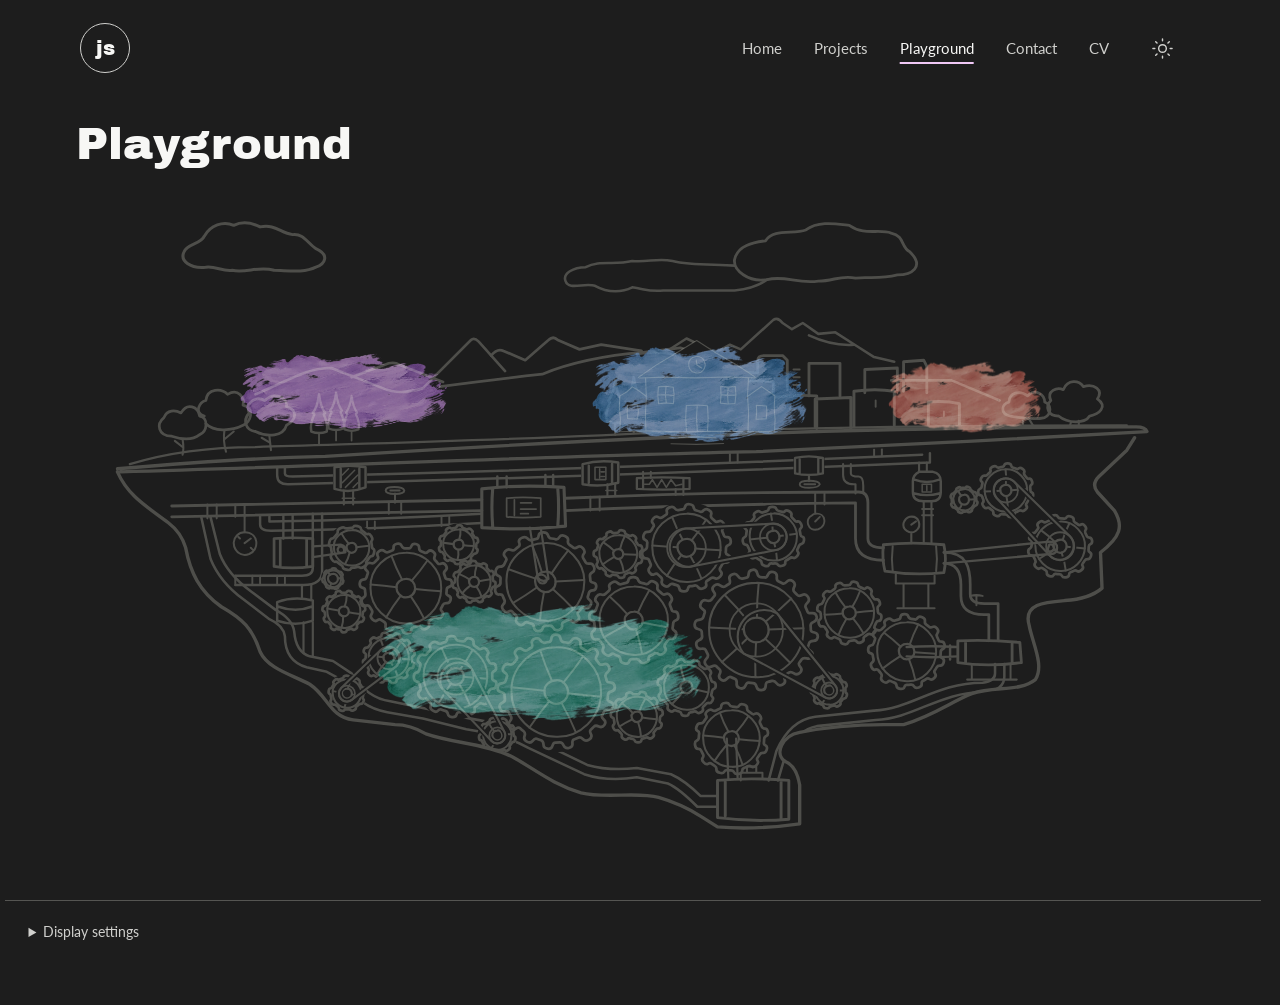
<file: playground.html>
<!doctype html>
<html lang="en" data-theme="dark" data-family="closed" data-ink="clear" data-material="wash">
<head>
  <meta charset="utf-8">
  <meta name="viewport" content="width=device-width, initial-scale=1">
  <meta name="description" content="Explore James Spiller’s interactive learning prototypes and research tools through an illustrated island.">
  <link rel="canonical" href="https://james-spiller.com/playground.html">
  <title>Playground | James Spiller</title>
  <link rel="preconnect" href="https://fonts.googleapis.com">
  <link rel="preconnect" href="https://fonts.gstatic.com" crossorigin>
  <link href="https://fonts.googleapis.com/css2?family=Archivo:wght@400;600;700;900&amp;family=Archivo+Black&amp;family=Lato:wght@400;700&amp;display=swap" rel="stylesheet">
  <link rel="stylesheet" href="styles.css?v=152">
  <link rel="stylesheet" href="playground.css?v=19">
  <link rel="stylesheet" href="playground-world.css?v=19">
</head>
<body>
  <a class="skip-link" href="playground.html#composition">Skip to Playground</a>
    <header class="study-site-header">
      <a class="logo-mark" href="index.html" aria-label="James Spiller home">js</a>
      <nav class="study-nav" aria-label="Portfolio navigation">
        <a href="index.html">Home</a><a href="projects.html">Projects</a><a class="active" href="playground.html" aria-current="page">Playground</a><a href="index.html#contact">Contact</a><a href="index.html#cv">CV</a><button class="appearance-toggle" type="button" aria-label="Switch to light theme"><svg viewBox="0 0 24 24" aria-hidden="true"><circle cx="12" cy="12" r="4"/><path d="M12 2v2m0 16v2M2 12h2m16 0h2M4.9 4.9l1.4 1.4m11.4 11.4 1.4 1.4M4.9 19.1l1.4-1.4M17.7 6.3l1.4-1.4"/></svg></button>
      </nav>

      <button class="menu-button" type="button" aria-controls="mobile-menu" aria-expanded="false" aria-label="Open navigation"><svg class="menu-open-icon" viewBox="0 0 24 24" aria-hidden="true"><path d="M4 5h16M4 12h16M4 19h16"/></svg><svg class="menu-close-icon" viewBox="0 0 24 24" aria-hidden="true"><path d="M18 6 6 18M6 6l12 12"/></svg></button>
      <nav class="mobile-menu" id="mobile-menu" aria-label="Mobile navigation" hidden>
        <a href="index.html">Home</a><a href="projects.html">Projects</a><a href="playground.html" aria-current="page">Playground</a><a href="index.html#contact">Contact</a><a href="index.html#cv">CV</a>
        <div class="mobile-accessibility"><button class="appearance-toggle" type="button" aria-label="Switch to light theme"><svg viewBox="0 0 24 24" aria-hidden="true"><circle cx="12" cy="12" r="4"/><path d="M12 2v2m0 16v2M2 12h2m16 0h2M4.9 4.9l1.4 1.4m11.4 11.4 1.4 1.4M4.9 19.1l1.4-1.4M17.7 6.3l1.4-1.4"/></svg></button></div>
      </nav>
    </header>
  <div class="proposed-page">

    <main id="composition" tabindex="-1">
      <div class="scene" data-scene="island" role="region" aria-label="Explore SpellQuest, the school, busy board and research machinery on the island">
    <div class="overview-scene">
    <div class="arrival-colour" aria-hidden="true"><img class="wash wash-violet" src="assets/playground/paint-study.png" alt=""><img class="wash wash-research" src="assets/playground/paint-study.png" alt=""><img class="wash wash-busy" src="assets/playground/paint-study.png" alt=""></div>
    <h1 class="arrival-title">Playground</h1>
    <div class="island" aria-hidden="true"><svg xmlns="http://www.w3.org/2000/svg" viewBox="0 0 669 399" aria-hidden="true" class="hero-artwork island-developed">
  <defs>
    <mask id="pg-machinery-clearance" maskUnits="userSpaceOnUse" x="0" y="0" width="669" height="399" style="mask-type:luminance">
      <rect width="669" height="399" fill="white" />
      <circle cx="548" cy="180" r="9.8" fill="black" />
      <circle cx="337" cy="320" r="17.8" fill="black" />
      <circle cx="474" cy="253" r="21.8" fill="black" />
      <circle cx="222" cy="209" r="13.8" fill="black" />
      <circle cx="232" cy="233" r="14.8" fill="black" />
      <circle cx="177" cy="282" r="17.8" fill="black" />
      <circle cx="148" cy="252" r="14.8" fill="black" />
      <circle cx="141" cy="231" r="7.8" fill="black" />
      <circle cx="325" cy="215" r="16.8" fill="black" />
      <circle cx="247" cy="332" r="12.8" fill="black" />
      <circle cx="153" cy="211" r="15.8" fill="black" />
      <circle cx="150" cy="305" r="12.8" fill="black" />
      <circle cx="188" cy="237" r="30.8" fill="black" />
      <circle cx="278" cy="233" r="33.8" fill="black" />
      <circle cx="335" cy="258" r="29.8" fill="black" />
      <circle cx="414" cy="264" r="40.8" fill="black" />
      <circle cx="285" cy="304" r="38.8" fill="black" />
      <circle cx="220" cy="294" r="27.8" fill="black" />
      <circle cx="369" cy="301" r="19.8" fill="black" />
      <circle cx="398" cy="334" r="24.8" fill="black" />
      <circle cx="369" cy="211" r="29.8" fill="black" />
      <circle cx="425" cy="204" r="20.8" fill="black" />
      <circle cx="461" cy="303" r="12.8" fill="black" />
      <circle cx="511" cy="278" r="25.8" fill="black" />
      <circle cx="575" cy="174" r="18.8" fill="black" />
      <circle cx="610" cy="210" r="21.8" fill="black" />
    </mask>
    <mask id="pg-belt-clearance" maskUnits="userSpaceOnUse" x="0" y="0" width="669" height="399" style="mask-type:luminance">
      <rect width="669" height="399" fill="white" />
      <path d="M153.10 309.12 L181.39 287.84 A7.31 7.31 0 0 0 171.93 276.73 L146.42 301.28 A5.16 5.16 0 0 0 153.10 309.12 Z" fill="none" stroke="black" stroke-width="3.6" />
      <path d="M211.56 301.97 L243.25 335.54 A5.16 5.16 0 0 0 251.58 329.62 L230.30 288.65 A11.61 11.61 0 0 0 211.56 301.97 Z" fill="none" stroke="black" stroke-width="3.6" />
      <path d="M371.39 223.24 L426.65 212.44 A8.60 8.60 0 0 0 424.52 195.41 L368.31 198.55 A12.47 12.47 0 0 0 371.39 223.24 Z" fill="none" stroke="black" stroke-width="3.6" />
      <path d="M405.84 279.14 L458.55 307.54 A5.16 5.16 0 0 0 465.01 299.76 L427.38 253.19 A17.20 17.20 0 0 0 405.84 279.14 Z" fill="none" stroke="black" stroke-width="3.6" />
      <path d="M569.31 179.25 L603.37 216.13 A9.03 9.03 0 0 0 616.31 203.54 L580.41 168.46 A7.74 7.74 0 0 0 569.31 179.25 Z" fill="none" stroke="black" stroke-width="3.6" />
    </mask>
    <clipPath id="pg-island-interior">
      <path d="M2 162 C9 178 22 185 35 195 Q43 201 46 211 C49 227 55 239 69 249 C83 257 89 263 94 278 C99 289 115 293 126 299 C138 307 139 320 154 322 L181 325 Q191 325 201 331 C218 337 238 337 255 345 C269 352 281 363 301 369 C317 373 337 368 351 372 Q365 376 378 384 L389 391 Q414 393 442 389 L442 364 Q440 352 433 349 C425 344 431 332 442 330 Q467 325 496 325 L509 325 C529 319 540 310 553 305 C568 300 584 304 594 296 C600 287 592 272 590 261 C586 247 600 246 613 245 Q629 244 637 237 L636 214 C649 204 651 197 645 187 L634 175 Q630 170 635 165 L653 148 L658 140 L658 142 L2 162 Z" />
    </clipPath>
    <mask id="pg-header-fittings-clearance" maskUnits="userSpaceOnUse" x="0" y="0" width="669" height="399" style="mask-type:luminance">
      <rect width="669" height="399" fill="white" />
      <rect x="141" y="158" width="22" height="17" fill="black" />
      <rect x="301" y="155" width="25" height="17" fill="black" />
      <rect x="438" y="152" width="20" height="13" fill="black" />
    </mask>
    <mask id="pg-school-clearance" maskUnits="userSpaceOnUse" x="0" y="0" width="669" height="399" style="mask-type:luminance">
      <rect width="669" height="399" fill="white" />
      <path d="M326 136 V113 L334.5 107 L343 113 V101 H338 L376 77 L414 101 H409 V113 L417.5 107 L426 113 V136 Z" fill="black" />
    </mask>
  </defs>
  <g mask="url(#pg-school-clearance)">
    <g id="pg-island-drawing" fill="none" stroke="currentColor" stroke-linecap="round" stroke-linejoin="round" opacity=".36">
      <g id="pg-landscape">
        <path id="pg-cloud-west" stroke-width="1.947" d="M59 30 C49 31 42 26 45 20 C47 15 56 15 58 10 C62 3 70 0 77 3 C83 0 90 2 94 4 C104 2 107 8 115 9 C122 8 125 15 130 18 C139 22 136 28 130 30 C122 34 111 32 103 32 C93 29 85 34 76 32 C70 33 65 29 59 30" />
        <path id="pg-cloud-east" stroke-width="1.829" d="M421 38 C409 40 399 32 400 25 C402 16 412 14 420 13 C425 5 438 9 446 6 C454 0 465 2 474 3 C484 10 493 5 501 8 C510 10 507 17 513 20 C523 30 514 35 505 35 C493 38 485 36 478 37 C468 35 464 39 454 39 C440 41 433 35 421 38" />
        <path id="pg-cloud-middle" stroke-width="1.652" d="M400 29 C388 28 372 29 360 26 C350 24 344 27 334 26 C322 29 313 25 304 30 C296 30 289 34 291 39 C293 45 303 40 310 42 C319 47 328 46 334 43 C342 44 345 46 354 45 L400 45 C410 44 417 41 421 38" />
        <path id="pg-mountain-west" stroke-width="1.711" d="M91 112 C113 103 123 95 140 95 L173 108 Q184 113 199 108 L230 77 Q232 75 235 78 L252 97 M153 101 L177 92 Q181 91 184 93 L212 104" />
        <path id="pg-mountain-middle" stroke-width="1.77" d="M243 87 Q247 82 251 84 L265 90 L280 77 Q283 74 286 77 L300 83 L314 80 L340 84 M210 107 Q248 102 276 99 Q303 88 341 85 L365 82 L387 89" />
        <path id="pg-mountain-east" stroke-width="1.652" d="M355 85 L369 76 L388 85 L397 80 L404 83 L425 64 Q428 62 431 66 L437 70 L444 66 L454 73 L465 72 L479 81 L490 88 L503 91 M448 74 Q463 81 477 80 M337 86 Q365 81 389 100 M501 103 L540 103 L571 116" />
        <path id="pg-tree-west-crown" stroke-width="1.77" d="M37 139 C28 139 27 131 32 127 C34 122 39 122 43 124 C47 117 54 120 55 126 C61 127 60 136 55 138 C50 142 43 141 37 139" />
        <path id="pg-tree-west-branches" stroke-width="1.357" d="M44 141 Q45 147 44 151 M44 146 L39 142" />
        <path id="pg-tree-middle-crown" stroke-width="1.77" d="M58 126 C51 124 55 117 59 116 C60 108 69 108 73 112 C80 108 84 114 83 119 C91 121 88 130 83 132 C75 136 64 136 59 131" />
        <path id="pg-tree-middle-branches" stroke-width="1.357" d="M71 135 Q70 142 72 149 M71 141 L77 136" />
        <path id="pg-tree-east-crown" stroke-width="1.77" d="M91 136 C84 135 83 128 87 124 C84 117 92 113 97 116 C103 110 112 114 111 120 C119 122 117 129 111 132 C109 139 99 140 91 136" />
        <path id="pg-tree-east-branches" stroke-width="1.357" d="M100 139 L101 148 M100 143 L95 140" />
        <path id="pg-tree-town-west-crown" stroke-width="1.77" d="M578 126 C571 125 572 118 577 117 C577 111 584 109 589 113 C594 108 600 112 600 117 C605 119 604 125 600 127 C592 129 585 127 578 126" />
        <path id="pg-tree-town-west-branches" stroke-width="1.357" d="M586 129 L586 133 M590 128 L593 133" />
        <path id="pg-tree-town-east-crown" stroke-width="1.77" d="M609 126 C602 126 600 120 604 116 C601 110 608 107 612 109 C615 102 622 103 625 107 C632 105 638 109 634 115 C641 120 635 125 629 126 C626 131 615 131 609 126" />
        <path id="pg-tree-town-east-branches" stroke-width="1.357" d="M617 130 L616 133 M622 129 L622 132" />
        <g id="pg-fir-one" transform="translate(132 112) scale(1)">
          <path id="pg-fir-one-crown" stroke-width="1.593" d="M0 0 Q1 8 4 12 L3 13 Q6 19 5 24 Q0 26 -5 24 Q-6 19 -3 13 L-4 12 Q-1 8 0 0" />
          <path id="pg-fir-one-trunk" stroke-width="1.239" d="M0 25 L0 32" />
        </g>
        <g id="pg-fir-two" transform="translate(143 111) scale(0.96)">
          <path id="pg-fir-two-crown" stroke-width="1.593" d="M0 0 Q1 8 4 12 L3 13 Q6 19 5 24 Q0 26 -5 24 Q-6 19 -3 13 L-4 12 Q-1 8 0 0" />
          <path id="pg-fir-two-trunk" stroke-width="1.239" d="M0 25 L0 32" />
        </g>
        <g id="pg-fir-three" transform="translate(153 113) scale(0.9)">
          <path id="pg-fir-three-crown" stroke-width="1.593" d="M0 0 Q1 8 4 12 L3 13 Q6 19 5 24 Q0 26 -5 24 Q-6 19 -3 13 L-4 12 Q-1 8 0 0" />
          <path id="pg-fir-three-trunk" stroke-width="1.239" d="M0 25 L0 32" />
        </g>
        <g id="pg-fir-town-one" transform="translate(323 103) scale(1.1)">
          <path id="pg-fir-town-one-crown" stroke-width="1.593" d="M0 0 Q1 8 4 12 L3 13 Q6 19 5 24 Q0 26 -5 24 Q-6 19 -3 13 L-4 12 Q-1 8 0 0" />
          <path id="pg-fir-town-one-trunk" stroke-width="1.239" d="M0 25 L0 32" />
        </g>
        <g id="pg-fir-town-two" transform="translate(335 101) scale(1.12)">
          <path id="pg-fir-town-two-crown" stroke-width="1.593" d="M0 0 Q1 8 4 12 L3 13 Q6 19 5 24 Q0 26 -5 24 Q-6 19 -3 13 L-4 12 Q-1 8 0 0" />
          <path id="pg-fir-town-two-trunk" stroke-width="1.239" d="M0 25 L0 32" />
        </g>
        <g id="pg-fir-town-three" transform="translate(347 104) scale(1.06)">
          <path id="pg-fir-town-three-crown" stroke-width="1.593" d="M0 0 Q1 8 4 12 L3 13 Q6 19 5 24 Q0 26 -5 24 Q-6 19 -3 13 L-4 12 Q-1 8 0 0" />
          <path id="pg-fir-town-three-trunk" stroke-width="1.239" d="M0 25 L0 32" />
        </g>
        <g id="pg-town">
          <path id="pg-town-back-buildings" stroke-width="1.829" d="M391 115 L391 101 Q391 98 395 98 L415 98 L415 90 Q415 87 419 87 L431 87 L434 90 L434 109 M448 113 L448 92 L468 92 L468 113 M484 111 L484 96 L505 95 L505 109 M509 110 L509 91 L522 90 L524 94 L524 111" />
          <path id="pg-town-front-buildings" stroke-width="1.888" d="M375 135 L375 117 L409 116 L409 135 M397 115 L397 105 Q409 102 425 104 L425 135 M425 114 Q439 112 453 113 L453 134 M452 133 L452 115 L475 114 L475 134 M477 133 L477 110 Q491 108 503 110 L503 132 M525 132 L525 117 Q536 116 545 118 L545 132" />
          <path id="pg-town-details" stroke-width="1.239" d="M392 123 L392 127 M407 121 L407 126 M417 109 L417 113 M436 119 L436 122 L439 122 M438 96 L442 96 M438 101 L442 101 M438 106 L442 106 M491 116 L491 120 M535 123 L535 126" />
        </g>
      </g>
      <g id="pg-island-contour">
        <path id="pg-surface-front" stroke-width="2.124" d="M2 160 C49 156 91 153 136 152 C214 147 285 143 352 140 C456 135 559 133 659 133 Q665 133 666 136 C581 141 500 145 414 149 C278 152 147 158 4 162" />
        <path id="pg-surface-back" stroke-width="1.475" d="M10 157 Q46 146 91 146 C187 143 274 141 361 136 Q512 132 653 132" />
        <path id="pg-outer-coast" stroke-width="2.183" d="M2 162 C9 178 22 185 35 195 Q43 201 46 211 C49 227 55 239 69 249 C83 257 89 263 94 278 C99 289 115 293 126 299 C138 307 139 320 154 322 L181 325 Q191 325 201 331 C218 337 238 337 255 345 C269 352 281 363 301 369 C317 373 337 368 351 372 Q365 376 378 384 L389 391 Q414 393 442 389 L442 364 Q440 352 433 349 C425 344 431 332 442 330 Q467 325 496 325 L509 325 C529 319 540 310 553 305 C568 300 584 304 594 296 C600 287 592 272 590 261 C586 247 600 246 613 245 Q629 244 637 237 L636 214 C649 204 651 197 645 187 L634 175 Q630 170 635 165 L653 148 L658 140" />
      </g>
      <g id="playground-machinery-drawing" clip-path="url(#pg-island-interior)">
        <g id="pg-pipework" mask="url(#pg-machinery-clearance)">
          <path id="pg-west-pressure-feed" stroke-width="1.829" d="M37 184 Q132 182 237 180 M37 191 Q139 189 237 187" />
          <path id="pg-upper-west-secondary-feed" stroke-width="1.593" d="M94 191 L94 196 Q94 200 101 200 Q167 199 237 195 M100 191 L100 194 Q167 193 237 189" />
          <path id="pg-upper-west-secondary-collars" stroke-width="1.239" d="M163 194 L163 199 M168 194 L168 199 M211 191 L211 197 M216 191 L216 197" />
          <path id="pg-west-service-collars" stroke-width="1.239" d="M89 229 L89 235 M94 229 L94 235 M105 229 L105 235 M110 229 L110 235" />
          <path id="pg-west-feed-collars" stroke-width="1.298" d="M60 183 L60 192 M66 183 L66 192 M78 183 L78 191 M84 183 L84 191" />
          <path id="pg-upper-distribution-header" mask="url(#pg-header-fittings-clearance)" stroke-width="1.593" d="M105 158 L105 164 Q105 170 112 170 Q316 165 526 156 L526 150 M110 158 L110 163 Q110 165 115 165 Q318 160 521 151" />
          <path id="pg-top-strainer-drop" stroke-width="1.357" d="M148 174 L148 183 M154 174 L154 183" />
          <path id="pg-top-chamber-drop" stroke-width="1.357" d="M318 170 L318 178 M323 170 L323 177" />
          <path id="pg-top-valve-bypass" stroke-width="1.357" d="M470 157 L470 164 Q470 170 477 170 L478 170 L478 176 M475 157 L475 163 Q475 165 480 165 Q483 165 483 171 L483 175" />
          <path id="pg-top-strainer-drop-collar" stroke-width="1.062" d="M147 179 L155 179" />
          <path id="pg-top-chamber-drop-collar" stroke-width="1.062" d="M317 174 L324 174" />
          <path id="pg-upper-regulator-feed" stroke-width="1.298" d="M341 162 L341 166 M346 162 L346 166 M362 173 L362 177 M367 173 L367 177" />
          <path id="pg-accumulator-header-feed" stroke-width="1.357" d="M519 156 L519 162 M524 156 L524 162 M522 181 L522 208 M527 181 L527 208 M521 186 L528 186 M521 190 L528 190" />
          <path id="pg-west-instrument-feed" stroke-width="1.298" d="M84 191 L84 201" />
          <path id="pg-main-cylinder-header-feed" stroke-width="1.593" d="M247 172 L247 165 M253 172 L253 165 M278 171 L278 164 M283 171 L283 164" />
          <path id="pg-header-building-feed" stroke-width="1.298" d="M397 135 L397 156 M402 135 L402 156 M490 133 L490 152 M495 133 L495 152" />
          <path id="pg-main-cylinder-pressure-outlet" stroke-width="1.829" d="M291 179 Q382 175 480 175 Q486 175 486 182 L486 205 Q486 211 496 211 M291 187 Q381 183 478 182 L478 205 Q478 219 496 219" />
          <path id="pg-main-outlet-collars" stroke-width="1.298" d="M307 178 L307 187 M313 178 L313 187 M452 176 L452 183 M458 176 L458 183" />
          <path id="pg-pump-cylinder-supply" stroke-width="1.77" d="M535 214 C550 214 552 224 552 235 L552 241 Q552 247 561 247 L570 247 L570 271 M535 221 Q546 221 546 235 L546 242 Q546 254 561 254 L564 254 L564 271" />
          <path id="pg-supply-valve-stem" stroke-width="1.298" d="M556 248 L556 242 M552 242 Q556 241 560 242" />
          <path id="pg-output-cylinder-return" stroke-width="1.652" d="M568 286 L568 292 Q568 297 560 298 C530 298 514 315 490 316 L452 320 Q436 322 427 342 L422 361 M574 286 L574 294 Q574 303 561 304 C532 304 516 321 491 322 L453 326 Q441 328 433 344 L428 361" />
          <path id="pg-sump-return-circuit" stroke-width="1.652" d="M389 371 L378 371 Q368 361 359 357 L337 353 Q319 355 305 351 L270 334 Q254 325 229 321 L202 315 L178 310 Q163 308 153 292 L141 284 L126 281 Q117 278 116 265 Q115 257 104 251 L88 239 Q73 228 68 215 L62 191 M389 378 L376 378 Q364 366 357 363 L337 359 Q318 362 303 357 L267 340 Q253 332 227 328 L199 321 L176 317 Q158 314 148 297 L137 291 L124 288 Q110 284 110 268 Q109 261 100 257 L83 244 Q68 233 62 218 L56 191" />
          <path id="pg-west-service-branch" stroke-width="1.593" d="M128 189 L128 224 Q128 229 121 229 L78 229 M134 189 L134 226 Q134 235 122 235 L78 235" />
          <path id="pg-west-service-junction" stroke-width="1.298" d="M78 229 L78 234" />
          <path id="pg-west-engine-feed" stroke-width="1.534" d="M109 190 L109 205 M115 190 L115 205" />
          <path id="pg-west-service-canister-feed" stroke-width="1.416" d="M121 235 L121 244 M127 235 L127 244 M122 259 L122 279 M128 259 L128 281" />
        </g>
        <g id="pg-housings">
          <g id="pg-upper-band-instruments">
            <path id="pg-top-inline-strainer" stroke-width="1.593" d="M142 159 Q152 157 162 159 L162 172 Q152 176 142 173 Z M146 160 L146 172 M158 160 L158 173" />
            <path id="pg-top-strainer-mesh" stroke-width="1.003" d="M147 164 L151 160 M147 169 L155 161 M149 172 L157 164 M154 172 L157 169" />
            <path id="pg-top-pressure-chamber" stroke-width="1.593" d="M302 157 Q313 154 325 156 L325 169 Q314 172 302 170 Z M306 158 L306 169 M321 157 L321 169" />
            <path id="pg-top-chamber-sight-window" stroke-width="1.003" d="M310 159 L317 159 L317 167 L310 167 Z M313 160 L313 166 M314 162 L316 162 M314 165 L316 165" />
            <path id="pg-top-isolation-valve" stroke-width="1.475" d="M439 153 Q448 151 457 153 L457 163 Q448 165 439 163 Z M442 154 L442 163 M454 153 L454 163 M448 165 L448 168" />
            <path id="pg-top-isolation-handwheel" stroke-width="1.18" d="M442 170 C442 167 454 167 455 170 C454 173 442 173 442 170 Z M445 170 L452 170" />
            <path id="pg-west-pressure-gauge" stroke-width="1.298" d="M84 201 C93 201 94 212 87 215 C79 218 74 208 79 203 Q81 201 84 201 Z M84 208 L88 205 M80 204 L81 205 M88 211 L89 212" />
            <path id="pg-upper-handwheel-valve" stroke-width="1.298" d="M175 174 C175 171 186 171 187 174 C187 177 175 177 175 174 Z M178 174 L184 174 M181 176 L181 182 M177 182 L177 189 M185 181 L185 189" />
            <path id="pg-upper-spring-regulator-body" stroke-width="1.475" d="M337 166 Q353 165 371 166 L371 173 Q354 174 337 173 Z M341 167 L341 173 M367 167 L367 173" />
            <path id="pg-upper-spring-regulator-coil" stroke-width="1.062" d="M342 170 L345 170 L347 167 L350 172 L353 167 L356 172 L359 167 L362 171 L366 170" />
            <path id="pg-pressure-accumulator" stroke-width="1.593" d="M519 162 Q515 164 515 168 L515 175 Q515 181 522 181 L527 181 Q533 181 533 175 L533 168 Q533 163 528 162 Z M516 167 Q524 170 532 167 M516 176 Q524 178 532 176" />
            <path id="pg-accumulator-sight-strip" stroke-width="1.003" d="M521 170 L527 170 L527 175 L521 175 Z M524 171 L524 174" />
          </g>
          <path id="pg-west-engine-body" stroke-width="1.77" d="M103 205 Q114 204 128 205 L128 223 Q114 225 103 223 Z M107 206 L107 223 M124 206 L124 223" />
          <path id="pg-west-service-canister" stroke-width="1.593" d="M105 246 Q116 242 128 245 L128 258 Q117 262 105 258 Z M106 249 Q117 253 127 249" />
          <path id="pg-main-cylinder" stroke-width="2.006" d="M237 173 Q261 170 290 172 L291 197 Q263 200 237 198 Z M244 173 Q243 185 244 197 M286 173 Q287 184 286 197" />
          <path id="pg-main-cylinder-inspection-window" stroke-width="1.121" d="M253 179 Q263 178 275 179 L275 191 Q263 192 253 191 Z M258 180 L258 190 M262 182 L269 182 M262 186 L272 186 M262 189 L267 189" />
          <path id="pg-right-pump-body" stroke-width="1.829" d="M496 209 Q515 207 535 209 Q537 218 535 227 Q515 229 497 226 Q495 218 496 209 Z" />
          <path id="pg-right-pump-seams" stroke-width="1.298" d="M502 210 Q501 218 502 226 M530 210 Q531 218 530 226" />
          <path id="pg-right-output-cylinder" stroke-width="1.829" d="M544 271 Q563 270 584 272 L585 285 Q563 288 544 285 Z M549 272 L549 285 M579 273 L579 285" />
          <path id="pg-lower-sump" stroke-width="1.888" d="M389 361 Q410 359 435 361 L435 386 Q413 388 389 385 Z M394 362 L394 384 M430 362 L430 386" />
          <path id="pg-sump-service-cap" stroke-width="1.298" d="M404 361 L404 356 L418 356 L418 360 M408 356 L408 352 L414 352 L414 356" />
          <path id="pg-upper-feed-pressure-dial" stroke-width="1.239" d="M452 183 L452 189 M452 189 C459 188 460 197 454 199 C447 201 445 192 450 190 Q451 189 452 189 Z M452 194 L455 191" />
          <path id="pg-pump-pressure-dial" stroke-width="1.357" d="M513 191 C519 190 521 197 517 200 C513 203 508 199 509 195 Q510 192 513 191 Z M514 196 L517 194 M514 201 L514 208" />
        </g>
        <g id="pg-drive-train" mask="url(#pg-belt-clearance)">
          <g id="pg-upper-right-feed-idler">
            <path id="pg-upper-right-feed-idler-teeth" stroke-width="1.77" d="M555.78 178.81 Q555.91 179.60 555.89 180.20 Q555.88 180.81 556.38 181.10 Q556.89 181.40 556.49 182.61 Q556.10 183.82 555.49 183.83 Q554.87 183.84 554.38 184.51 Q553.89 185.17 553.45 185.58 Q553.01 185.98 553.16 186.54 Q553.31 187.09 552.18 187.67 Q551.05 188.25 550.61 187.84 Q550.17 187.43 549.36 187.57 Q548.55 187.70 547.92 187.70 Q547.28 187.69 546.98 188.19 Q546.68 188.68 545.41 188.30 Q544.13 187.92 544.11 187.32 Q544.09 186.72 543.40 186.23 Q542.70 185.74 542.26 185.29 Q541.83 184.84 541.25 184.97 Q540.68 185.11 540.07 183.95 Q539.47 182.79 539.90 182.36 Q540.33 181.92 540.21 181.10 Q540.08 180.27 540.11 179.66 Q540.14 179.06 539.64 178.76 Q539.14 178.45 539.55 177.25 Q539.97 176.04 540.58 176.04 Q541.20 176.04 541.70 175.39 Q542.21 174.73 542.67 174.32 Q543.12 173.91 542.99 173.36 Q542.86 172.80 544.02 172.23 Q545.19 171.66 545.63 172.09 Q546.06 172.51 546.89 172.40 Q547.72 172.28 548.34 172.31 Q548.97 172.34 549.28 171.85 Q549.59 171.36 550.82 171.76 Q552.06 172.17 552.06 172.77 Q552.06 173.37 552.73 173.86 Q553.40 174.35 553.81 174.79 Q554.22 175.22 554.79 175.09 Q555.36 174.95 555.94 176.06 Q556.52 177.17 556.09 177.59 Q555.65 178.02 555.78 178.81 Z" />
            <path id="pg-upper-right-feed-idler-rim" stroke-width="1.322" d="M541.16 180.00 C540.46 176.17 544.31 173.16 548.00 173.16 C551.90 172.66 555.24 176.72 554.84 180.00 C554.84 183.97 551.56 187.34 548.00 186.84 C544.24 186.84 541.16 183.63 541.16 180.00 Z" />
            <path id="pg-upper-right-feed-idler-hub" stroke-width="1.475" d="M544.80 180.00 C544.30 178.08 546.40 176.80 548.00 176.80 C549.92 176.40 551.20 178.40 551.20 180.00 C551.20 181.92 549.60 183.20 548.00 183.20 C546.08 183.20 544.80 181.28 544.80 180.00 Z" />
            <path id="pg-upper-right-feed-idler-spoke-1" stroke-width="1.298" d="M551.20 179.83 Q552.36 179.74 554.83 179.64" />
            <path id="pg-upper-right-feed-idler-spoke-2" stroke-width="1.298" d="M546.50 182.83 Q546.34 184.43 544.79 186.04" />
            <path id="pg-upper-right-feed-idler-spoke-3" stroke-width="1.298" d="M546.30 177.29 Q544.69 175.74 544.38 174.20" />
          </g>
          <g id="pg-lower-centre-transfer">
            <path id="pg-lower-centre-transfer-teeth" stroke-width="1.77" d="M351.90 320.68 Q351.85 321.78 351.70 322.58 Q351.55 323.38 352.46 323.92 Q353.37 324.47 352.73 326.06 Q352.08 327.65 351.00 327.51 Q349.91 327.37 349.27 328.28 Q348.63 329.18 348.05 329.80 Q347.47 330.42 347.93 331.36 Q348.40 332.30 346.93 333.34 Q345.47 334.37 344.62 333.69 Q343.77 333.01 342.70 333.44 Q341.62 333.87 340.79 334.09 Q339.96 334.30 339.82 335.33 Q339.69 336.37 337.88 336.46 Q336.07 336.55 335.74 335.53 Q335.41 334.50 334.27 334.30 Q333.13 334.09 332.31 333.83 Q331.49 333.56 330.80 334.36 Q330.11 335.15 328.54 334.27 Q326.98 333.39 327.27 332.36 Q327.57 331.32 326.72 330.54 Q325.88 329.76 325.34 329.10 Q324.81 328.45 323.78 328.75 Q322.76 329.05 321.94 327.48 Q321.12 325.91 321.94 325.20 Q322.76 324.49 322.49 323.38 Q322.22 322.28 322.14 321.45 Q322.05 320.61 321.03 320.32 Q320.00 320.03 320.19 318.27 Q320.38 316.52 321.47 316.36 Q322.56 316.20 322.94 315.14 Q323.33 314.07 323.73 313.32 Q324.12 312.58 323.43 311.78 Q322.73 310.99 323.87 309.62 Q325.00 308.26 326.01 308.70 Q327.01 309.15 327.93 308.46 Q328.85 307.77 329.58 307.36 Q330.30 306.96 330.14 305.93 Q329.99 304.90 331.65 304.36 Q333.31 303.82 333.90 304.72 Q334.49 305.62 335.62 305.52 Q336.74 305.42 337.60 305.45 Q338.46 305.48 338.90 304.53 Q339.34 303.58 341.09 304.01 Q342.85 304.44 342.86 305.51 Q342.87 306.58 343.90 307.11 Q344.93 307.63 345.63 308.12 Q346.33 308.60 347.23 308.04 Q348.13 307.47 349.37 308.76 Q350.60 310.05 350.01 310.96 Q349.42 311.86 349.99 312.85 Q350.56 313.84 350.87 314.59 Q351.18 315.35 352.25 315.34 Q353.31 315.33 353.63 317.01 Q353.95 318.69 352.95 319.14 Q351.95 319.58 351.90 320.68 Z" />
            <path id="pg-lower-centre-transfer-rim" stroke-width="1.322" d="M324.08 320.00 C323.38 312.76 330.02 307.08 337.00 307.08 C344.36 306.58 350.32 313.80 349.92 320.00 C349.92 327.49 343.72 333.42 337.00 332.92 C329.89 332.92 324.08 326.85 324.08 320.00 Z" />
            <path id="pg-lower-centre-transfer-hub" stroke-width="1.475" d="M333.60 320.00 C333.10 317.96 335.30 316.60 337.00 316.60 C339.04 316.20 340.40 318.30 340.40 320.00 C340.40 322.04 338.70 323.40 337.00 323.40 C334.96 323.40 333.60 321.36 333.60 320.00 Z" />
            <path id="pg-lower-centre-transfer-spoke-1" stroke-width="1.298" d="M340.37 320.41 Q344.45 320.99 349.82 321.57" />
            <path id="pg-lower-centre-transfer-spoke-2" stroke-width="1.298" d="M337.71 323.33 Q339.40 327.98 339.69 332.64" />
            <path id="pg-lower-centre-transfer-spoke-3" stroke-width="1.298" d="M334.03 321.65 Q329.21 323.96 325.70 326.26" />
            <path id="pg-lower-centre-transfer-spoke-4" stroke-width="1.298" d="M334.51 317.68 Q331.73 314.43 327.55 311.19" />
            <path id="pg-lower-centre-transfer-spoke-5" stroke-width="1.298" d="M338.44 316.92 Q339.80 312.60 342.46 308.29" />
          </g>
          <g id="pg-east-centre-transfer">
            <path id="pg-east-centre-transfer-teeth" stroke-width="1.77" d="M492.21 250.21 Q492.41 251.43 492.44 252.37 Q492.48 253.31 493.72 253.71 Q494.97 254.11 494.66 256.06 Q494.36 258.02 493.02 258.13 Q491.68 258.24 491.22 259.43 Q490.75 260.61 490.29 261.45 Q489.84 262.28 490.72 263.23 Q491.59 264.18 490.32 265.73 Q489.06 267.27 487.84 266.72 Q486.63 266.16 485.61 266.96 Q484.60 267.76 483.78 268.26 Q482.96 268.76 483.23 270.01 Q483.50 271.26 481.61 271.98 Q479.72 272.70 478.95 271.63 Q478.19 270.55 476.90 270.75 Q475.61 270.95 474.61 270.98 Q473.61 271.01 473.19 272.23 Q472.77 273.44 470.69 273.12 Q468.62 272.79 468.51 271.48 Q468.40 270.17 467.15 269.68 Q465.90 269.19 465.05 268.74 Q464.21 268.28 463.22 269.12 Q462.23 269.95 460.66 268.69 Q459.10 267.43 459.69 266.25 Q460.29 265.08 459.48 264.08 Q458.68 263.08 458.18 262.27 Q457.68 261.46 456.40 261.70 Q455.11 261.94 454.40 260.09 Q453.70 258.23 454.81 257.50 Q455.93 256.78 455.75 255.52 Q455.57 254.26 455.55 253.31 Q455.53 252.37 454.29 251.95 Q453.05 251.54 453.39 249.58 Q453.73 247.63 455.07 247.55 Q456.41 247.46 456.90 246.28 Q457.39 245.10 457.86 244.28 Q458.33 243.45 457.47 242.49 Q456.61 241.52 457.91 240.00 Q459.20 238.47 460.41 239.05 Q461.61 239.63 462.64 238.85 Q463.67 238.06 464.50 237.58 Q465.32 237.09 465.08 235.84 Q464.83 234.58 466.73 233.89 Q468.64 233.20 469.38 234.29 Q470.13 235.38 471.42 235.20 Q472.71 235.03 473.68 235.01 Q474.64 234.99 475.07 233.79 Q475.50 232.58 477.50 232.91 Q479.51 233.24 479.59 234.55 Q479.68 235.85 480.89 236.33 Q482.10 236.81 482.95 237.26 Q483.79 237.72 484.78 236.88 Q485.77 236.05 487.34 237.31 Q488.90 238.57 488.31 239.75 Q487.71 240.92 488.52 241.92 Q489.32 242.92 489.80 243.71 Q490.29 244.49 491.57 244.23 Q492.85 243.97 493.54 245.76 Q494.24 247.55 493.13 248.27 Q492.02 249.00 492.21 250.21 Z" />
            <path id="pg-east-centre-transfer-rim" stroke-width="1.322" d="M458.04 253.00 C457.34 244.06 465.38 237.04 474.00 237.04 C483.10 236.54 490.36 245.34 489.96 253.00 C489.96 262.26 482.30 269.46 474.00 268.96 C465.22 268.96 458.04 261.46 458.04 253.00 Z" />
            <path id="pg-east-centre-transfer-hub" stroke-width="1.475" d="M469.80 253.00 C469.30 250.48 471.90 248.80 474.00 248.80 C476.52 248.40 478.20 250.90 478.20 253.00 C478.20 255.52 476.10 257.20 474.00 257.20 C471.48 257.20 469.80 254.68 469.80 253.00 Z" />
            <path id="pg-east-centre-transfer-spoke-1" stroke-width="1.298" d="M478.18 252.63 Q483.39 252.12 489.90 251.61" />
            <path id="pg-east-centre-transfer-spoke-2" stroke-width="1.298" d="M476.41 256.44 Q480.48 261.26 483.15 266.07" />
            <path id="pg-east-centre-transfer-spoke-3" stroke-width="1.298" d="M472.16 256.77 Q468.93 262.06 467.00 267.34" />
            <path id="pg-east-centre-transfer-spoke-4" stroke-width="1.298" d="M469.81 253.29 Q464.64 253.70 458.08 254.11" />
            <path id="pg-east-centre-transfer-spoke-5" stroke-width="1.298" d="M471.65 249.52 Q467.71 244.64 465.08 239.77" />
            <path id="pg-east-centre-transfer-spoke-6" stroke-width="1.298" d="M475.84 249.23 Q479.12 243.94 481.00 238.66" />
          </g>
          <g id="pg-west-upper-transfer">
            <path id="pg-west-upper-transfer-teeth" stroke-width="1.77" d="M233.40 209.03 Q233.40 209.97 233.29 210.65 Q233.19 211.32 233.89 211.74 Q234.59 212.16 234.07 213.50 Q233.54 214.83 232.70 214.75 Q231.85 214.67 231.31 215.42 Q230.76 216.17 230.25 216.69 Q229.74 217.21 230.05 217.96 Q230.36 218.71 229.06 219.53 Q227.76 220.36 227.12 219.81 Q226.47 219.27 225.52 219.57 Q224.57 219.87 223.86 219.98 Q223.16 220.10 222.95 220.88 Q222.74 221.65 221.24 221.57 Q219.73 221.48 219.55 220.67 Q219.37 219.86 218.45 219.56 Q217.53 219.27 216.89 218.95 Q216.25 218.64 215.61 219.15 Q214.97 219.66 213.81 218.73 Q212.64 217.80 212.99 217.04 Q213.33 216.28 212.76 215.51 Q212.19 214.74 211.86 214.12 Q211.53 213.50 210.71 213.55 Q209.89 213.60 209.51 212.18 Q209.13 210.76 209.86 210.34 Q210.60 209.92 210.60 208.97 Q210.60 208.03 210.71 207.35 Q210.81 206.68 210.11 206.26 Q209.41 205.84 209.93 204.50 Q210.46 203.17 211.30 203.25 Q212.15 203.33 212.69 202.58 Q213.24 201.83 213.73 201.32 Q214.23 200.82 213.91 200.07 Q213.60 199.33 214.85 198.52 Q216.11 197.70 216.75 198.25 Q217.40 198.79 218.32 198.48 Q219.23 198.18 219.94 198.05 Q220.65 197.92 220.84 197.14 Q221.03 196.36 222.54 196.42 Q224.04 196.48 224.24 197.29 Q224.43 198.10 225.36 198.38 Q226.29 198.66 226.95 198.97 Q227.62 199.28 228.25 198.77 Q228.89 198.25 230.09 199.20 Q231.30 200.14 230.97 200.91 Q230.64 201.68 231.22 202.47 Q231.81 203.26 232.14 203.88 Q232.47 204.50 233.29 204.45 Q234.11 204.40 234.49 205.82 Q234.87 207.24 234.14 207.66 Q233.40 208.08 233.40 209.03 Z" />
            <path id="pg-west-upper-transfer-rim" stroke-width="1.322" d="M212.12 209.00 C211.42 203.47 216.66 199.12 222.00 199.12 C227.63 198.62 232.28 204.26 231.88 209.00 C231.88 214.73 227.14 219.38 222.00 218.88 C216.57 218.88 212.12 214.24 212.12 209.00 Z" />
            <path id="pg-west-upper-transfer-hub" stroke-width="1.475" d="M218.80 209.00 C218.30 207.08 220.40 205.80 222.00 205.80 C223.92 205.40 225.20 207.40 225.20 209.00 C225.20 210.92 223.60 212.20 222.00 212.20 C220.08 212.20 218.80 210.28 218.80 209.00 Z" />
            <path id="pg-west-upper-transfer-spoke-1" stroke-width="1.298" d="M225.19 209.28 Q227.87 209.57 231.84 209.86" />
            <path id="pg-west-upper-transfer-spoke-2" stroke-width="1.298" d="M221.78 212.19 Q222.24 215.52 221.31 218.86" />
            <path id="pg-west-upper-transfer-spoke-3" stroke-width="1.298" d="M218.82 208.61 Q214.86 208.20 212.19 207.80" />
            <path id="pg-west-upper-transfer-spoke-4" stroke-width="1.298" d="M222.39 205.82 Q223.50 202.51 223.20 199.19" />
          </g>
          <g id="pg-west-centre-transfer">
            <path id="pg-west-centre-transfer-teeth" stroke-width="1.77" d="M243.95 230.24 Q244.17 231.12 244.24 231.81 Q244.31 232.50 245.15 232.74 Q246.00 232.98 245.84 234.42 Q245.69 235.87 244.79 236.00 Q243.90 236.13 243.58 237.01 Q243.25 237.89 242.93 238.50 Q242.60 239.11 243.18 239.77 Q243.75 240.42 242.82 241.54 Q241.88 242.67 241.05 242.31 Q240.23 241.94 239.47 242.51 Q238.71 243.07 238.11 243.41 Q237.52 243.74 237.65 244.59 Q237.77 245.43 236.40 245.88 Q235.03 246.33 234.55 245.58 Q234.06 244.84 233.14 244.93 Q232.22 245.01 231.51 244.98 Q230.80 244.95 230.44 245.74 Q230.07 246.52 228.63 246.17 Q227.18 245.82 227.18 244.93 Q227.17 244.05 226.32 243.62 Q225.47 243.19 224.91 242.80 Q224.35 242.41 223.61 242.89 Q222.88 243.36 221.89 242.34 Q220.90 241.31 221.38 240.57 Q221.86 239.83 221.40 239.05 Q220.93 238.27 220.65 237.63 Q220.38 236.99 219.50 237.00 Q218.62 237.01 218.33 235.59 Q218.05 234.16 218.87 233.78 Q219.69 233.40 219.73 232.47 Q219.77 231.54 219.90 230.86 Q220.03 230.18 219.28 229.72 Q218.54 229.26 219.09 227.91 Q219.65 226.57 220.55 226.68 Q221.45 226.80 222.01 226.04 Q222.56 225.28 223.05 224.78 Q223.54 224.27 223.17 223.49 Q222.80 222.71 224.02 221.88 Q225.24 221.05 225.93 221.62 Q226.62 222.20 227.51 221.85 Q228.40 221.51 229.09 221.35 Q229.78 221.19 229.90 220.34 Q230.03 219.49 231.52 219.44 Q233.01 219.39 233.26 220.23 Q233.52 221.08 234.46 221.27 Q235.40 221.45 236.07 221.68 Q236.73 221.91 237.32 221.27 Q237.90 220.62 239.17 221.37 Q240.45 222.12 240.19 222.96 Q239.93 223.81 240.62 224.46 Q241.30 225.12 241.72 225.65 Q242.14 226.18 242.98 225.94 Q243.83 225.69 244.47 226.95 Q245.11 228.22 244.43 228.79 Q243.74 229.36 243.95 230.24 Z" />
            <path id="pg-west-centre-transfer-rim" stroke-width="1.322" d="M221.36 233.00 C220.66 227.04 226.25 222.36 232.00 222.36 C238.06 221.86 243.04 227.89 242.64 233.00 C242.64 239.17 237.53 244.14 232.00 243.64 C226.15 243.64 221.36 238.64 221.36 233.00 Z" />
            <path id="pg-west-centre-transfer-hub" stroke-width="1.475" d="M228.80 233.00 C228.30 231.08 230.40 229.80 232.00 229.80 C233.92 229.40 235.20 231.40 235.20 233.00 C235.20 234.92 233.60 236.20 232.00 236.20 C230.08 236.20 228.80 234.28 228.80 233.00 Z" />
            <path id="pg-west-centre-transfer-spoke-1" stroke-width="1.298" d="M235.16 232.50 Q238.18 231.92 242.51 231.34" />
            <path id="pg-west-centre-transfer-spoke-2" stroke-width="1.298" d="M233.45 235.85 Q235.84 239.17 236.83 242.48" />
            <path id="pg-west-centre-transfer-spoke-3" stroke-width="1.298" d="M229.70 235.22 Q226.37 237.81 224.35 240.39" />
            <path id="pg-west-centre-transfer-spoke-4" stroke-width="1.298" d="M229.17 231.50 Q226.59 229.75 222.61 228.00" />
            <path id="pg-west-centre-transfer-spoke-5" stroke-width="1.298" d="M232.50 229.84 Q232.43 226.17 233.66 222.49" />
          </g>
          <g id="pg-west-lower-transfer">
            <path id="pg-west-lower-transfer-teeth" stroke-width="1.77" d="M191.93 282.02 Q191.92 283.02 191.82 283.80 Q191.72 284.58 192.66 285.07 Q193.61 285.55 193.08 287.13 Q192.55 288.70 191.46 288.62 Q190.37 288.54 189.81 289.45 Q189.25 290.37 188.77 290.97 Q188.29 291.57 188.85 292.45 Q189.41 293.33 188.18 294.38 Q186.94 295.44 186.06 294.83 Q185.17 294.22 184.25 294.72 Q183.32 295.22 182.60 295.51 Q181.87 295.79 181.91 296.83 Q181.94 297.86 180.33 298.17 Q178.72 298.49 178.26 297.53 Q177.81 296.56 176.75 296.55 Q175.70 296.53 174.92 296.42 Q174.15 296.32 173.65 297.23 Q173.15 298.14 171.59 297.63 Q170.03 297.12 170.13 296.06 Q170.23 295.01 169.33 294.48 Q168.42 293.95 167.80 293.48 Q167.19 293.01 166.28 293.56 Q165.38 294.10 164.30 292.90 Q163.21 291.70 163.84 290.83 Q164.47 289.97 163.95 289.06 Q163.44 288.16 163.15 287.46 Q162.86 286.75 161.79 286.78 Q160.73 286.82 160.41 285.25 Q160.09 283.68 161.07 283.23 Q162.06 282.79 162.08 281.76 Q162.10 280.73 162.21 279.97 Q162.31 279.22 161.38 278.73 Q160.44 278.24 160.97 276.72 Q161.49 275.21 162.58 275.30 Q163.66 275.40 164.20 274.52 Q164.75 273.63 165.24 273.01 Q165.74 272.39 165.19 271.51 Q164.64 270.62 165.93 269.53 Q167.21 268.45 168.10 269.06 Q168.99 269.68 169.95 269.18 Q170.92 268.68 171.65 268.40 Q172.38 268.13 172.36 267.09 Q172.34 266.06 173.96 265.77 Q175.58 265.48 176.01 266.45 Q176.45 267.42 177.51 267.46 Q178.56 267.49 179.34 267.61 Q180.11 267.73 180.63 266.83 Q181.14 265.92 182.69 266.46 Q184.24 267.00 184.12 268.06 Q184.00 269.11 184.90 269.65 Q185.79 270.20 186.38 270.66 Q186.97 271.13 187.87 270.58 Q188.77 270.04 189.81 271.22 Q190.85 272.39 190.21 273.24 Q189.57 274.09 190.06 274.96 Q190.56 275.84 190.84 276.52 Q191.13 277.20 192.19 277.16 Q193.24 277.11 193.57 278.62 Q193.89 280.14 192.91 280.58 Q191.93 281.03 191.93 282.02 Z" />
            <path id="pg-west-lower-transfer-rim" stroke-width="1.322" d="M164.08 282.00 C163.38 274.76 170.02 269.08 177.00 269.08 C184.36 268.58 190.32 275.80 189.92 282.00 C189.92 289.49 183.72 295.42 177.00 294.92 C169.89 294.92 164.08 288.85 164.08 282.00 Z" />
            <path id="pg-west-lower-transfer-hub" stroke-width="1.475" d="M173.60 282.00 C173.10 279.96 175.30 278.60 177.00 278.60 C179.04 278.20 180.40 280.30 180.40 282.00 C180.40 284.04 178.70 285.40 177.00 285.40 C174.96 285.40 173.60 283.36 173.60 282.00 Z" />
            <path id="pg-west-lower-transfer-spoke-1" stroke-width="1.298" d="M180.39 282.24 Q184.49 282.57 189.89 282.90" />
            <path id="pg-west-lower-transfer-spoke-2" stroke-width="1.298" d="M178.49 285.06 Q181.28 289.33 182.66 293.61" />
            <path id="pg-west-lower-transfer-spoke-3" stroke-width="1.298" d="M175.00 284.75 Q171.55 288.60 169.41 292.45" />
            <path id="pg-west-lower-transfer-spoke-4" stroke-width="1.298" d="M173.62 281.64 Q169.58 281.15 164.15 280.65" />
            <path id="pg-west-lower-transfer-spoke-5" stroke-width="1.298" d="M175.62 278.89 Q173.03 274.55 171.74 270.20" />
            <path id="pg-west-lower-transfer-spoke-6" stroke-width="1.298" d="M179.05 279.28 Q182.61 275.48 184.78 271.68" />
          </g>
          <g id="pg-west-edge-transfer">
            <path id="pg-west-edge-transfer-teeth" stroke-width="1.77" d="M160.24 252.98 Q160.17 253.88 160.02 254.55 Q159.87 255.23 160.59 255.71 Q161.32 256.20 160.72 257.52 Q160.11 258.85 159.22 258.70 Q158.32 258.56 157.74 259.30 Q157.16 260.04 156.65 260.52 Q156.15 261.01 156.49 261.80 Q156.83 262.59 155.58 263.38 Q154.33 264.18 153.66 263.58 Q152.99 262.98 152.09 263.29 Q151.19 263.60 150.52 263.74 Q149.84 263.88 149.70 264.72 Q149.55 265.57 148.11 265.58 Q146.66 265.59 146.44 264.74 Q146.21 263.88 145.30 263.69 Q144.40 263.49 143.73 263.25 Q143.07 263.01 142.48 263.64 Q141.88 264.28 140.62 263.51 Q139.36 262.74 139.63 261.90 Q139.90 261.05 139.23 260.39 Q138.56 259.72 138.14 259.17 Q137.71 258.61 136.86 258.83 Q136.01 259.05 135.38 257.73 Q134.75 256.42 135.45 255.85 Q136.15 255.29 135.96 254.38 Q135.77 253.46 135.73 252.77 Q135.68 252.08 134.84 251.81 Q134.01 251.55 134.22 250.11 Q134.42 248.67 135.32 248.57 Q136.22 248.47 136.58 247.60 Q136.93 246.73 137.27 246.13 Q137.62 245.53 137.07 244.86 Q136.52 244.19 137.50 243.09 Q138.47 242.00 139.28 242.39 Q140.10 242.79 140.88 242.24 Q141.65 241.70 142.26 241.39 Q142.87 241.08 142.77 240.23 Q142.67 239.38 144.06 238.98 Q145.44 238.58 145.90 239.34 Q146.36 240.09 147.29 240.04 Q148.22 239.99 148.92 240.04 Q149.63 240.09 150.02 239.32 Q150.41 238.55 151.84 238.95 Q153.27 239.35 153.25 240.24 Q153.22 241.12 154.06 241.58 Q154.89 242.04 155.45 242.46 Q156.02 242.88 156.77 242.44 Q157.53 242.00 158.51 243.10 Q159.48 244.19 158.97 244.92 Q158.46 245.65 158.90 246.48 Q159.34 247.31 159.57 247.94 Q159.81 248.57 160.68 248.59 Q161.56 248.61 161.77 250.01 Q161.99 251.40 161.15 251.74 Q160.32 252.08 160.24 252.98 Z" />
            <path id="pg-west-edge-transfer-rim" stroke-width="1.322" d="M137.36 252.00 C136.66 246.04 142.25 241.36 148.00 241.36 C154.06 240.86 159.04 246.89 158.64 252.00 C158.64 258.17 153.53 263.14 148.00 262.64 C142.15 262.64 137.36 257.64 137.36 252.00 Z" />
            <path id="pg-west-edge-transfer-hub" stroke-width="1.475" d="M144.80 252.00 C144.30 250.08 146.40 248.80 148.00 248.80 C149.92 248.40 151.20 250.40 151.20 252.00 C151.20 253.92 149.60 255.20 148.00 255.20 C146.08 255.20 144.80 253.28 144.80 252.00 Z" />
            <path id="pg-west-edge-transfer-spoke-1" stroke-width="1.298" d="M151.16 252.50 Q154.18 253.08 158.51 253.66" />
            <path id="pg-west-edge-transfer-spoke-2" stroke-width="1.298" d="M147.55 255.17 Q147.74 258.85 146.52 262.54" />
            <path id="pg-west-edge-transfer-spoke-3" stroke-width="1.298" d="M144.85 251.44 Q140.54 250.80 137.52 250.15" />
            <path id="pg-west-edge-transfer-spoke-4" stroke-width="1.298" d="M148.56 248.85 Q149.90 245.19 149.85 241.52" />
          </g>
          <g id="pg-west-small-idler">
            <path id="pg-west-small-idler-teeth" stroke-width="1.77" d="M146.98 229.77 Q147.14 230.48 147.14 231.01 Q147.13 231.54 147.53 231.79 Q147.92 232.04 147.56 233.10 Q147.20 234.17 146.71 234.18 Q146.21 234.20 145.74 234.76 Q145.28 235.32 144.84 235.66 Q144.41 236.00 144.45 236.46 Q144.50 236.91 143.40 237.31 Q142.30 237.71 141.98 237.34 Q141.65 236.97 140.90 236.96 Q140.14 236.95 139.61 236.83 Q139.08 236.71 138.74 237.02 Q138.40 237.34 137.42 236.76 Q136.44 236.18 136.53 235.70 Q136.63 235.23 136.17 234.66 Q135.72 234.09 135.48 233.61 Q135.24 233.13 134.78 233.08 Q134.31 233.02 134.16 231.91 Q134.00 230.80 134.44 230.58 Q134.88 230.35 135.04 229.65 Q135.21 228.95 135.45 228.45 Q135.69 227.96 135.44 227.57 Q135.20 227.18 136.01 226.35 Q136.81 225.53 137.27 225.72 Q137.73 225.91 138.41 225.60 Q139.10 225.29 139.64 225.17 Q140.19 225.05 140.35 224.62 Q140.52 224.19 141.68 224.30 Q142.84 224.42 142.97 224.89 Q143.10 225.35 143.77 225.69 Q144.44 226.02 144.87 226.36 Q145.29 226.69 145.74 226.55 Q146.18 226.41 146.80 227.35 Q147.43 228.29 147.13 228.68 Q146.83 229.07 146.98 229.77 Z" />
            <path id="pg-west-small-idler-rim" stroke-width="1.322" d="M135.68 231.00 C134.98 228.02 138.13 225.68 141.00 225.68 C144.03 225.18 146.72 228.45 146.32 231.00 C146.32 234.09 143.77 236.82 141.00 236.32 C138.07 236.32 135.68 233.82 135.68 231.00 Z" />
            <path id="pg-west-small-idler-hub" stroke-width="1.475" d="M137.80 231.00 C137.30 229.08 139.40 227.80 141.00 227.80 C142.92 227.40 144.20 229.40 144.20 231.00 C144.20 232.92 142.60 234.20 141.00 234.20 C139.08 234.20 137.80 232.28 137.80 231.00 Z" />
            <path id="pg-west-small-idler-spoke-1" stroke-width="1.298" d="M144.19 230.72 Q144.59 230.63 146.30 230.54" />
            <path id="pg-west-small-idler-spoke-2" stroke-width="1.298" d="M139.70 233.92 Q139.97 234.89 138.84 235.86" />
            <path id="pg-west-small-idler-spoke-3" stroke-width="1.298" d="M139.21 228.35 Q137.97 227.47 138.03 226.59" />
          </g>
          <g id="pg-upper-centre-transfer">
            <path id="pg-upper-centre-transfer-teeth" stroke-width="1.77" d="M339.03 214.45 Q339.07 215.48 339.00 216.24 Q338.93 217.01 339.83 217.44 Q340.72 217.88 340.25 219.42 Q339.78 220.96 338.75 220.92 Q337.72 220.88 337.20 221.78 Q336.67 222.68 336.18 223.31 Q335.69 223.93 336.20 224.78 Q336.72 225.62 335.43 226.71 Q334.15 227.80 333.30 227.23 Q332.44 226.65 331.47 227.15 Q330.50 227.64 329.74 227.90 Q328.98 228.17 328.94 229.15 Q328.90 230.13 327.21 230.36 Q325.52 230.59 325.13 229.66 Q324.73 228.73 323.64 228.62 Q322.56 228.52 321.77 228.34 Q320.98 228.16 320.40 228.96 Q319.81 229.76 318.27 229.06 Q316.73 228.35 316.92 227.36 Q317.11 226.37 316.25 225.70 Q315.40 225.04 314.84 224.47 Q314.28 223.90 313.34 224.26 Q312.41 224.62 311.51 223.22 Q310.60 221.81 311.32 221.08 Q312.03 220.34 311.68 219.33 Q311.34 218.32 311.19 217.54 Q311.04 216.77 310.05 216.58 Q309.06 216.38 309.09 214.73 Q309.12 213.07 310.13 212.83 Q311.14 212.59 311.41 211.56 Q311.69 210.53 311.99 209.80 Q312.30 209.07 311.58 208.38 Q310.86 207.70 311.81 206.32 Q312.76 204.95 313.74 205.28 Q314.72 205.62 315.52 204.90 Q316.33 204.18 316.98 203.74 Q317.62 203.31 317.39 202.36 Q317.16 201.40 318.67 200.76 Q320.18 200.12 320.81 200.92 Q321.44 201.72 322.48 201.53 Q323.53 201.35 324.34 201.31 Q325.15 201.27 325.48 200.35 Q325.81 199.42 327.49 199.68 Q329.17 199.94 329.27 200.95 Q329.37 201.95 330.38 202.36 Q331.39 202.77 332.09 203.17 Q332.79 203.57 333.59 202.97 Q334.38 202.36 335.65 203.48 Q336.91 204.59 336.43 205.48 Q335.96 206.38 336.57 207.26 Q337.19 208.14 337.55 208.82 Q337.90 209.50 338.90 209.41 Q339.90 209.32 340.34 210.87 Q340.78 212.42 339.88 212.92 Q338.99 213.41 339.03 214.45 Z" />
            <path id="pg-upper-centre-transfer-rim" stroke-width="1.322" d="M312.84 215.00 C312.14 208.19 318.43 202.84 325.00 202.84 C331.93 202.34 337.56 209.16 337.16 215.00 C337.16 222.05 331.32 227.66 325.00 227.16 C318.31 227.16 312.84 221.44 312.84 215.00 Z" />
            <path id="pg-upper-centre-transfer-hub" stroke-width="1.475" d="M321.80 215.00 C321.30 213.08 323.40 211.80 325.00 211.80 C326.92 211.40 328.20 213.40 328.20 215.00 C328.20 216.92 326.60 218.20 325.00 218.20 C323.08 218.20 321.80 216.28 321.80 215.00 Z" />
            <path id="pg-upper-centre-transfer-spoke-1" stroke-width="1.298" d="M328.20 215.11 Q332.03 215.27 337.15 215.42" />
            <path id="pg-upper-centre-transfer-spoke-2" stroke-width="1.298" d="M325.94 218.06 Q327.95 222.34 328.56 226.63" />
            <path id="pg-upper-centre-transfer-spoke-3" stroke-width="1.298" d="M322.35 216.79 Q317.98 219.29 314.92 221.80" />
            <path id="pg-upper-centre-transfer-spoke-4" stroke-width="1.298" d="M322.48 213.03 Q319.65 210.27 315.42 207.51" />
            <path id="pg-upper-centre-transfer-spoke-5" stroke-width="1.298" d="M326.09 211.99 Q326.98 207.78 329.16 203.57" />
          </g>
          <g id="pg-south-partial">
            <path id="pg-south-partial-teeth" stroke-width="1.77" d="M257.31 330.00 Q257.50 330.92 257.53 331.66 Q257.55 332.40 258.25 332.71 Q258.95 333.03 258.61 334.54 Q258.26 336.05 257.46 336.11 Q256.65 336.18 256.15 337.04 Q255.65 337.91 255.19 338.46 Q254.72 339.02 255.04 339.70 Q255.37 340.39 254.13 341.29 Q252.89 342.19 252.24 341.73 Q251.60 341.27 250.66 341.61 Q249.73 341.95 249.03 342.08 Q248.32 342.21 248.13 342.94 Q247.94 343.66 246.43 343.59 Q244.92 343.52 244.73 342.77 Q244.54 342.01 243.62 341.71 Q242.70 341.41 242.05 341.07 Q241.40 340.73 240.78 341.17 Q240.15 341.61 239.01 340.60 Q237.86 339.58 238.20 338.88 Q238.54 338.17 238.03 337.34 Q237.51 336.51 237.23 335.83 Q236.95 335.15 236.18 335.08 Q235.41 335.01 235.20 333.48 Q235.00 331.95 235.73 331.62 Q236.46 331.29 236.63 330.31 Q236.80 329.34 237.04 328.66 Q237.28 327.98 236.74 327.44 Q236.20 326.91 237.04 325.65 Q237.89 324.39 238.66 324.60 Q239.43 324.82 240.19 324.19 Q240.94 323.57 241.57 323.20 Q242.21 322.83 242.14 322.08 Q242.08 321.33 243.56 320.89 Q245.04 320.46 245.49 321.11 Q245.93 321.76 246.93 321.75 Q247.92 321.74 248.65 321.86 Q249.38 321.97 249.82 321.35 Q250.27 320.74 251.69 321.34 Q253.11 321.93 253.02 322.71 Q252.94 323.48 253.70 324.10 Q254.47 324.72 254.94 325.25 Q255.41 325.78 256.15 325.58 Q256.89 325.38 257.58 326.68 Q258.27 327.99 257.70 328.53 Q257.12 329.07 257.31 330.00 Z" />
            <path id="pg-south-partial-rim" stroke-width="1.322" d="M237.88 332.00 C237.18 326.89 242.08 322.88 247.00 322.88 C252.20 322.38 256.52 327.62 256.12 332.00 C256.12 337.29 251.74 341.62 247.00 341.12 C241.98 341.12 237.88 336.83 237.88 332.00 Z" />
            <path id="pg-south-partial-hub" stroke-width="1.475" d="M243.80 332.00 C243.30 330.08 245.40 328.80 247.00 328.80 C248.92 328.40 250.20 330.40 250.20 332.00 C250.20 333.92 248.60 335.20 247.00 335.20 C245.08 335.20 243.80 333.28 243.80 332.00 Z" />
            <path id="pg-south-partial-spoke-1" stroke-width="1.298" d="M250.18 331.67 Q252.48 331.36 256.07 331.05" />
            <path id="pg-south-partial-spoke-2" stroke-width="1.298" d="M245.65 334.90 Q245.10 337.58 243.15 340.27" />
            <path id="pg-south-partial-spoke-3" stroke-width="1.298" d="M245.16 329.38 Q242.82 326.95 241.77 324.53" />
          </g>
          <g id="pg-west-input-idler">
            <path id="pg-west-input-idler-teeth" stroke-width="1.77" d="M165.80 208.13 Q166.10 209.43 166.15 210.42 Q166.19 211.40 167.07 211.82 Q167.95 212.24 167.47 214.26 Q166.99 216.28 165.97 216.37 Q164.95 216.46 164.25 217.60 Q163.54 218.75 162.86 219.50 Q162.17 220.26 162.49 221.16 Q162.81 222.06 160.98 223.20 Q159.15 224.34 158.35 223.71 Q157.55 223.08 156.19 223.41 Q154.84 223.74 153.78 223.81 Q152.72 223.87 152.28 224.72 Q151.84 225.58 149.68 225.10 Q147.52 224.61 147.41 223.61 Q147.30 222.61 146.09 221.88 Q144.87 221.14 144.09 220.44 Q143.31 219.74 142.38 220.03 Q141.44 220.32 140.29 218.46 Q139.15 216.61 139.81 215.84 Q140.48 215.07 140.17 213.71 Q139.87 212.35 139.85 211.31 Q139.82 210.28 138.96 209.82 Q138.09 209.36 138.67 207.27 Q139.24 205.18 140.27 205.11 Q141.30 205.04 142.09 203.88 Q142.89 202.73 143.61 202.01 Q144.34 201.29 144.07 200.37 Q143.80 199.45 145.69 198.41 Q147.58 197.36 148.34 198.03 Q149.11 198.70 150.48 198.44 Q151.85 198.18 152.86 198.17 Q153.87 198.16 154.34 197.32 Q154.80 196.48 156.85 197.02 Q158.90 197.55 158.96 198.55 Q159.02 199.55 160.16 200.27 Q161.31 201.00 162.04 201.68 Q162.78 202.35 163.71 202.06 Q164.64 201.77 165.73 203.55 Q166.82 205.32 166.16 206.08 Q165.49 206.84 165.80 208.13 Z" />
            <path id="pg-west-input-idler-rim" stroke-width="1.322" d="M141.60 211.00 C140.90 204.62 146.84 199.60 153.00 199.60 C159.50 199.10 164.80 205.53 164.40 211.00 C164.40 217.61 158.93 222.90 153.00 222.40 C146.73 222.40 141.60 217.04 141.60 211.00 Z" />
            <path id="pg-west-input-idler-hub" stroke-width="1.475" d="M149.80 211.00 C149.30 209.08 151.40 207.80 153.00 207.80 C154.92 207.40 156.20 209.40 156.20 211.00 C156.20 212.92 154.60 214.20 153.00 214.20 C151.08 214.20 149.80 212.28 149.80 211.00 Z" />
            <path id="pg-west-input-idler-spoke-1" stroke-width="1.298" d="M156.18 210.61 Q159.60 210.11 164.32 209.61" />
            <path id="pg-west-input-idler-spoke-2" stroke-width="1.298" d="M151.80 213.97 Q150.97 217.77 148.73 221.57" />
            <path id="pg-west-input-idler-spoke-3" stroke-width="1.298" d="M151.16 208.38 Q148.16 205.02 146.46 201.66" />
          </g>
          <g id="pg-west-bottom-idler">
            <path id="pg-west-bottom-idler-teeth" stroke-width="1.77" d="M160.48 305.82 Q160.40 306.79 160.22 307.48 Q160.04 308.18 160.63 308.67 Q161.22 309.15 160.49 310.48 Q159.76 311.81 158.97 311.66 Q158.18 311.51 157.49 312.20 Q156.79 312.89 156.19 313.31 Q155.60 313.73 155.73 314.47 Q155.85 315.21 154.42 315.77 Q152.98 316.33 152.48 315.72 Q151.98 315.11 150.99 315.20 Q150.00 315.30 149.27 315.25 Q148.53 315.20 148.14 315.84 Q147.75 316.49 146.28 316.02 Q144.81 315.55 144.83 314.77 Q144.85 313.99 144.03 313.44 Q143.21 312.89 142.68 312.39 Q142.15 311.89 141.43 312.14 Q140.70 312.39 139.89 311.11 Q139.07 309.83 139.60 309.24 Q140.13 308.66 139.86 307.72 Q139.60 306.79 139.52 306.07 Q139.45 305.36 138.72 305.10 Q138.00 304.84 138.22 303.35 Q138.44 301.85 139.23 301.73 Q140.03 301.61 140.44 300.73 Q140.85 299.85 141.27 299.26 Q141.68 298.66 141.30 298.01 Q140.92 297.35 142.07 296.35 Q143.22 295.35 143.91 295.75 Q144.59 296.16 145.49 295.74 Q146.39 295.32 147.10 295.13 Q147.80 294.93 147.94 294.19 Q148.08 293.45 149.63 293.40 Q151.17 293.36 151.43 294.10 Q151.69 294.84 152.65 295.08 Q153.61 295.32 154.28 295.62 Q154.96 295.91 155.55 295.43 Q156.14 294.95 157.36 295.88 Q158.57 296.81 158.28 297.54 Q157.99 298.27 158.57 299.06 Q159.15 299.85 159.47 300.50 Q159.79 301.14 160.56 301.15 Q161.33 301.15 161.65 302.63 Q161.96 304.10 161.26 304.48 Q160.56 304.86 160.48 305.82 Z" />
            <path id="pg-west-bottom-idler-rim" stroke-width="1.322" d="M140.88 305.00 C140.18 299.89 145.08 295.88 150.00 295.88 C155.20 295.38 159.52 300.62 159.12 305.00 C159.12 310.29 154.74 314.62 150.00 314.12 C144.98 314.12 140.88 309.83 140.88 305.00 Z" />
            <path id="pg-west-bottom-idler-hub" stroke-width="1.475" d="M146.80 305.00 C146.30 303.08 148.40 301.80 150.00 301.80 C151.92 301.40 153.20 303.40 153.20 305.00 C153.20 306.92 151.60 308.20 150.00 308.20 C148.08 308.20 146.80 306.28 146.80 305.00 Z" />
            <path id="pg-west-bottom-idler-spoke-1" stroke-width="1.298" d="M153.15 305.56 Q155.42 306.07 158.98 306.58" />
            <path id="pg-west-bottom-idler-spoke-2" stroke-width="1.298" d="M149.44 308.15 Q149.63 311.07 148.42 313.98" />
            <path id="pg-west-bottom-idler-spoke-3" stroke-width="1.298" d="M146.85 304.44 Q143.28 303.93 141.02 303.42" />
            <path id="pg-west-bottom-idler-spoke-4" stroke-width="1.298" d="M150.61 301.86 Q151.88 298.95 151.74 296.05" />
          </g>
          <g id="pg-west-drive">
            <path id="pg-west-drive-teeth" stroke-width="1.77" d="M214.35 237.91 Q214.30 239.24 214.16 240.27 Q214.03 241.29 215.73 241.99 Q217.43 242.69 216.83 244.78 Q216.24 246.87 214.38 246.71 Q212.51 246.55 211.91 247.82 Q211.31 249.08 210.75 250.01 Q210.19 250.94 211.46 252.25 Q212.73 253.56 211.27 255.32 Q209.81 257.08 208.15 256.22 Q206.50 255.37 205.38 256.32 Q204.25 257.28 203.32 257.94 Q202.38 258.59 202.97 260.30 Q203.56 262.01 201.40 263.06 Q199.24 264.12 198.08 262.67 Q196.92 261.23 195.43 261.65 Q193.94 262.08 192.81 262.28 Q191.67 262.49 191.47 264.28 Q191.27 266.08 188.85 266.14 Q186.43 266.21 186.01 264.42 Q185.58 262.63 184.05 262.40 Q182.51 262.18 181.48 261.92 Q180.46 261.67 179.54 263.23 Q178.62 264.79 176.57 263.96 Q174.51 263.13 174.90 261.34 Q175.29 259.56 174.07 258.82 Q172.86 258.08 171.94 257.40 Q171.03 256.72 169.53 257.77 Q168.02 258.82 166.35 257.11 Q164.69 255.41 165.77 253.90 Q166.85 252.40 165.99 251.14 Q165.14 249.87 164.61 248.87 Q164.07 247.88 162.25 248.21 Q160.44 248.55 159.66 246.31 Q158.89 244.08 160.52 243.16 Q162.15 242.24 161.93 240.74 Q161.70 239.24 161.65 238.17 Q161.60 237.09 159.81 236.67 Q158.01 236.24 158.25 233.99 Q158.49 231.74 160.36 231.58 Q162.23 231.42 162.63 230.02 Q163.04 228.62 163.46 227.58 Q163.88 226.53 162.43 225.41 Q160.98 224.29 162.20 222.26 Q163.43 220.22 165.21 220.82 Q166.99 221.42 168.00 220.27 Q169.01 219.12 169.81 218.38 Q170.61 217.63 169.76 216.03 Q168.91 214.44 170.81 213.14 Q172.71 211.83 174.06 213.10 Q175.41 214.37 176.76 213.75 Q178.11 213.13 179.15 212.77 Q180.19 212.41 180.08 210.61 Q179.97 208.82 182.25 208.38 Q184.53 207.95 185.23 209.64 Q185.94 211.34 187.43 211.31 Q188.92 211.28 189.98 211.35 Q191.03 211.43 191.66 209.74 Q192.28 208.05 194.46 208.52 Q196.63 208.99 196.57 210.81 Q196.50 212.63 197.83 213.15 Q199.16 213.67 200.14 214.17 Q201.12 214.66 202.39 213.36 Q203.67 212.05 205.55 213.38 Q207.43 214.71 206.64 216.37 Q205.84 218.03 206.88 219.07 Q207.92 220.11 208.61 220.96 Q209.30 221.80 211.01 221.11 Q212.72 220.42 213.88 222.38 Q215.05 224.34 213.63 225.54 Q212.21 226.74 212.73 228.11 Q213.25 229.47 213.51 230.43 Q213.76 231.38 215.60 231.39 Q217.44 231.39 217.70 233.45 Q217.96 235.51 216.18 236.04 Q214.40 236.58 214.35 237.91 Z" />
            <path id="pg-west-drive-rim" stroke-width="1.322" d="M165.20 237.00 C164.50 224.23 175.69 214.20 188.00 214.20 C201.00 213.70 211.20 226.06 210.80 237.00 C210.80 250.22 199.86 260.30 188.00 259.80 C175.46 259.80 165.20 249.08 165.20 237.00 Z" />
            <path id="pg-west-drive-hub" stroke-width="1.475" d="M182.00 237.00 C181.50 233.40 185.00 231.00 188.00 231.00 C191.60 230.60 194.00 234.00 194.00 237.00 C194.00 240.60 191.00 243.00 188.00 243.00 C184.40 243.00 182.00 239.40 182.00 237.00 Z" />
            <path id="pg-west-drive-spoke-1" stroke-width="1.298" d="M193.98 237.52 Q201.70 238.26 210.71 238.99" />
            <path id="pg-west-drive-spoke-2" stroke-width="1.298" d="M191.09 242.14 Q196.12 249.34 199.74 256.54" />
            <path id="pg-west-drive-spoke-3" stroke-width="1.298" d="M184.64 241.97 Q179.30 248.94 175.25 255.90" />
            <path id="pg-west-drive-spoke-4" stroke-width="1.298" d="M182.03 236.37 Q174.38 235.49 165.32 234.62" />
            <path id="pg-west-drive-spoke-5" stroke-width="1.298" d="M185.56 231.52 Q181.49 223.84 178.73 216.17" />
            <path id="pg-west-drive-spoke-6" stroke-width="1.298" d="M191.69 232.27 Q197.57 225.65 202.04 219.03" />
          </g>
          <g id="pg-upper-drive">
            <path id="pg-upper-drive-teeth" stroke-width="1.77" d="M306.75 229.37 Q306.97 231.02 307.00 232.06 Q307.04 233.10 309.01 233.52 Q310.99 233.94 310.77 236.11 Q310.55 238.28 308.51 238.42 Q306.47 238.56 306.12 239.92 Q305.77 241.28 305.37 242.40 Q304.96 243.51 306.62 244.67 Q308.27 245.82 307.07 248.02 Q305.88 250.22 303.90 249.63 Q301.93 249.05 300.92 250.31 Q299.92 251.58 299.12 252.40 Q298.32 253.23 299.37 254.92 Q300.42 256.61 298.50 258.10 Q296.59 259.59 295.03 258.27 Q293.48 256.96 292.10 257.70 Q290.73 258.45 289.62 258.92 Q288.50 259.40 288.76 261.36 Q289.03 263.33 286.56 263.97 Q284.09 264.62 283.19 262.81 Q282.28 261.00 280.65 261.15 Q279.01 261.30 277.85 261.29 Q276.68 261.28 276.13 263.19 Q275.58 265.09 273.16 264.74 Q270.73 264.39 270.66 262.38 Q270.59 260.38 269.09 259.90 Q267.59 259.43 266.48 258.96 Q265.36 258.49 264.07 260.02 Q262.77 261.54 260.60 260.23 Q258.44 258.91 259.17 257.03 Q259.91 255.15 258.69 254.09 Q257.47 253.02 256.64 252.15 Q255.82 251.28 254.00 252.16 Q252.18 253.04 250.75 250.98 Q249.32 248.91 250.78 247.49 Q252.24 246.07 251.56 244.61 Q250.89 243.15 250.52 242.07 Q250.14 240.99 248.12 241.10 Q246.09 241.21 245.65 238.87 Q245.20 236.52 247.12 235.80 Q249.04 235.08 249.01 233.55 Q248.98 232.01 249.08 230.78 Q249.18 229.55 247.28 228.83 Q245.38 228.11 246.00 225.58 Q246.62 223.06 248.69 223.13 Q250.75 223.20 251.44 221.67 Q252.13 220.15 252.72 219.11 Q253.32 218.08 251.90 216.67 Q250.48 215.25 252.05 213.29 Q253.62 211.32 255.45 212.23 Q257.29 213.15 258.51 212.07 Q259.72 211.00 260.74 210.26 Q261.76 209.53 261.08 207.66 Q260.39 205.79 262.75 204.59 Q265.11 203.38 266.41 204.95 Q267.71 206.52 269.34 206.02 Q270.97 205.53 272.22 205.28 Q273.46 205.03 273.65 203.06 Q273.84 201.08 276.49 200.96 Q279.15 200.84 279.65 202.80 Q280.15 204.76 281.85 204.99 Q283.54 205.21 284.77 205.49 Q286.00 205.78 287.03 204.07 Q288.06 202.36 290.52 203.34 Q292.98 204.33 292.59 206.31 Q292.19 208.30 293.63 209.19 Q295.07 210.09 296.06 210.86 Q297.05 211.63 298.73 210.50 Q300.40 209.37 302.20 211.28 Q304.00 213.19 302.79 214.82 Q301.57 216.46 302.48 217.87 Q303.40 219.27 303.96 220.38 Q304.53 221.48 306.54 221.15 Q308.54 220.82 309.35 223.29 Q310.15 225.76 308.34 226.74 Q306.53 227.72 306.75 229.37 Z" />
            <path id="pg-upper-drive-rim" stroke-width="1.322" d="M252.92 233.00 C252.22 218.96 264.46 207.92 278.00 207.92 C292.30 207.42 303.48 220.96 303.08 233.00 C303.08 247.55 291.04 258.58 278.00 258.08 C264.21 258.08 252.92 246.29 252.92 233.00 Z" />
            <path id="pg-upper-drive-hub" stroke-width="1.475" d="M271.40 233.00 C270.90 229.04 274.70 226.40 278.00 226.40 C281.96 226.00 284.60 229.70 284.60 233.00 C284.60 236.96 281.30 239.60 278.00 239.60 C274.04 239.60 271.40 235.64 271.40 233.00 Z" />
            <path id="pg-upper-drive-spoke-1" stroke-width="1.298" d="M284.59 232.65 Q293.17 232.17 303.05 231.69" />
            <path id="pg-upper-drive-spoke-2" stroke-width="1.298" d="M282.75 237.58 Q290.09 244.00 296.04 250.42" />
            <path id="pg-upper-drive-spoke-3" stroke-width="1.298" d="M277.08 239.54 Q275.15 248.69 274.51 257.84" />
            <path id="pg-upper-drive-spoke-4" stroke-width="1.298" d="M272.46 236.59 Q265.42 241.63 256.97 246.66" />
            <path id="pg-upper-drive-spoke-5" stroke-width="1.298" d="M271.76 230.85 Q262.37 227.84 254.29 224.83" />
            <path id="pg-upper-drive-spoke-6" stroke-width="1.298" d="M275.74 226.80 Q273.28 218.12 269.42 209.43" />
            <path id="pg-upper-drive-spoke-7" stroke-width="1.298" d="M281.88 227.66 Q286.66 220.19 292.74 212.71" />
          </g>
          <g id="pg-centre-drive">
            <path id="pg-centre-drive-teeth" stroke-width="1.77" d="M360.39 259.89 Q360.27 261.46 360.05 262.61 Q359.83 263.77 361.40 264.61 Q362.97 265.46 362.10 267.77 Q361.22 270.07 359.41 269.82 Q357.59 269.57 356.75 270.92 Q355.90 272.27 355.14 273.23 Q354.38 274.19 355.37 275.66 Q356.36 277.12 354.42 278.84 Q352.48 280.56 350.98 279.52 Q349.48 278.49 348.03 279.33 Q346.59 280.17 345.49 280.65 Q344.39 281.13 344.59 282.88 Q344.78 284.62 342.34 285.24 Q339.90 285.87 339.07 284.27 Q338.24 282.68 336.62 282.78 Q335.00 282.88 333.80 282.83 Q332.60 282.77 331.96 284.41 Q331.32 286.05 328.85 285.52 Q326.39 285.00 326.39 283.21 Q326.39 281.42 324.90 280.80 Q323.41 280.17 322.29 279.54 Q321.18 278.91 319.81 280.06 Q318.44 281.21 316.37 279.50 Q314.29 277.80 315.14 276.20 Q315.98 274.59 314.91 273.25 Q313.84 271.91 313.20 270.87 Q312.55 269.83 310.79 270.21 Q309.03 270.59 308.08 268.21 Q307.13 265.83 308.66 264.83 Q310.19 263.83 309.91 262.22 Q309.62 260.60 309.55 259.43 Q309.48 258.26 307.74 257.81 Q306.01 257.36 306.28 254.92 Q306.56 252.47 308.38 252.29 Q310.21 252.10 310.69 250.59 Q311.18 249.08 311.66 248.01 Q312.14 246.94 310.80 245.77 Q309.46 244.60 310.85 242.54 Q312.24 240.48 313.95 241.13 Q315.66 241.77 316.79 240.64 Q317.92 239.51 318.89 238.74 Q319.86 237.97 319.23 236.33 Q318.60 234.68 320.88 233.43 Q323.17 232.19 324.39 233.52 Q325.62 234.86 327.22 234.36 Q328.83 233.86 330.09 233.61 Q331.36 233.37 331.62 231.63 Q331.88 229.89 334.59 229.85 Q337.31 229.81 337.75 231.56 Q338.19 233.31 339.90 233.64 Q341.61 233.97 342.79 234.34 Q343.98 234.71 345.05 233.30 Q346.13 231.89 348.44 233.08 Q350.76 234.27 350.28 236.00 Q349.80 237.73 351.10 238.77 Q352.40 239.80 353.27 240.67 Q354.14 241.55 355.77 240.79 Q357.40 240.04 358.87 242.15 Q360.34 244.26 359.09 245.57 Q357.83 246.87 358.48 248.39 Q359.13 249.90 359.47 251.02 Q359.80 252.15 361.60 252.21 Q363.40 252.26 363.69 254.71 Q363.99 257.15 362.25 257.73 Q360.52 258.31 360.39 259.89 Z" />
            <path id="pg-centre-drive-rim" stroke-width="1.322" d="M312.96 258.00 C312.26 245.66 323.10 235.96 335.00 235.96 C347.56 235.46 357.44 247.42 357.04 258.00 C357.04 270.78 346.46 280.54 335.00 280.04 C322.88 280.04 312.96 269.68 312.96 258.00 Z" />
            <path id="pg-centre-drive-hub" stroke-width="1.475" d="M329.20 258.00 C328.70 254.52 332.10 252.20 335.00 252.20 C338.48 251.80 340.80 255.10 340.80 258.00 C340.80 261.48 337.90 263.80 335.00 263.80 C331.52 263.80 329.20 260.32 329.20 258.00 Z" />
            <path id="pg-centre-drive-spoke-1" stroke-width="1.298" d="M340.69 259.11 Q348.01 260.66 356.64 262.21" />
            <path id="pg-centre-drive-spoke-2" stroke-width="1.298" d="M336.40 263.63 Q339.07 271.51 340.33 279.39" />
            <path id="pg-centre-drive-spoke-3" stroke-width="1.298" d="M329.93 260.81 Q322.18 264.75 315.72 268.69" />
            <path id="pg-centre-drive-spoke-4" stroke-width="1.298" d="M330.90 253.90 Q325.86 248.16 319.42 242.42" />
            <path id="pg-centre-drive-spoke-5" stroke-width="1.298" d="M337.63 252.83 Q340.67 245.60 345.01 238.36" />
          </g>
          <g id="pg-east-drive">
            <path id="pg-east-drive-teeth" stroke-width="1.77" d="M449.04 261.19 Q449.18 262.80 449.18 263.94 Q449.18 265.08 451.56 265.60 Q453.94 266.13 453.66 268.50 Q453.37 270.88 450.91 270.97 Q448.45 271.06 448.05 272.55 Q447.66 274.03 447.28 275.11 Q446.91 276.19 448.98 277.44 Q451.05 278.69 449.99 280.85 Q448.93 283.00 446.57 282.31 Q444.21 281.61 443.35 282.89 Q442.48 284.17 441.72 285.12 Q440.96 286.06 442.48 287.93 Q444.00 289.79 442.18 291.57 Q440.35 293.34 438.35 291.93 Q436.34 290.52 435.01 291.49 Q433.68 292.45 432.64 293.09 Q431.60 293.72 432.37 295.98 Q433.15 298.24 430.81 299.30 Q428.46 300.36 427.08 298.37 Q425.69 296.37 424.10 296.84 Q422.52 297.30 421.31 297.55 Q420.11 297.80 420.05 300.18 Q419.98 302.56 417.41 302.78 Q414.84 302.99 414.23 300.65 Q413.63 298.32 411.98 298.23 Q410.32 298.13 409.10 297.97 Q407.89 297.80 406.99 300.01 Q406.09 302.23 403.60 301.57 Q401.11 300.92 401.36 298.52 Q401.62 296.13 400.09 295.49 Q398.57 294.85 397.54 294.31 Q396.51 293.78 394.91 295.58 Q393.32 297.38 391.30 296.02 Q389.29 294.67 390.36 292.50 Q391.44 290.34 390.27 289.30 Q389.11 288.27 388.23 287.35 Q387.35 286.43 385.21 287.57 Q383.06 288.72 381.49 286.56 Q379.92 284.41 381.67 282.70 Q383.42 280.99 382.63 279.47 Q381.84 277.96 381.38 276.85 Q380.92 275.74 378.51 276.09 Q376.09 276.44 375.43 274.01 Q374.76 271.58 377.02 270.59 Q379.27 269.61 379.08 268.00 Q378.89 266.39 378.84 265.14 Q378.80 263.88 376.41 263.37 Q374.02 262.86 374.28 260.23 Q374.54 257.60 377.01 257.43 Q379.49 257.26 379.91 255.61 Q380.34 253.97 380.76 252.78 Q381.18 251.59 379.14 250.28 Q377.09 248.97 378.30 246.60 Q379.51 244.24 381.89 244.94 Q384.26 245.65 385.26 244.26 Q386.26 242.87 387.05 241.95 Q387.84 241.04 386.39 239.12 Q384.94 237.20 386.83 235.49 Q388.72 233.78 390.67 235.26 Q392.62 236.74 393.98 235.82 Q395.35 234.89 396.41 234.30 Q397.47 233.70 396.78 231.41 Q396.09 229.13 398.47 228.15 Q400.85 227.17 402.16 229.21 Q403.47 231.25 405.08 230.84 Q406.68 230.43 407.83 230.23 Q408.98 230.03 409.10 227.66 Q409.22 225.28 411.66 225.14 Q414.11 225.00 414.63 227.35 Q415.15 229.70 416.72 229.82 Q418.29 229.94 419.50 230.12 Q420.72 230.31 421.65 228.11 Q422.59 225.91 425.07 226.61 Q427.55 227.31 427.25 229.70 Q426.96 232.09 428.47 232.76 Q429.98 233.42 431.05 234.00 Q432.13 234.58 433.78 232.83 Q435.43 231.07 437.52 232.55 Q439.60 234.04 438.49 236.19 Q437.37 238.34 438.56 239.46 Q439.74 240.59 440.59 241.54 Q441.43 242.49 443.62 241.42 Q445.81 240.35 447.30 242.56 Q448.79 244.76 446.98 246.41 Q445.17 248.06 445.91 249.60 Q446.64 251.14 447.06 252.27 Q447.48 253.39 449.91 253.13 Q452.33 252.86 452.91 255.31 Q453.49 257.76 451.20 258.67 Q448.91 259.58 449.04 261.19 Z" />
            <path id="pg-east-drive-rim" stroke-width="1.322" d="M383.60 264.00 C382.90 246.98 397.58 233.60 414.00 233.60 C431.33 233.10 444.80 249.41 444.40 264.00 C444.40 281.63 429.81 294.90 414.00 294.40 C397.28 294.40 383.60 280.11 383.60 264.00 Z" />
            <path id="pg-east-drive-hub" stroke-width="1.475" d="M406.00 264.00 C405.50 259.20 410.00 256.00 414.00 256.00 C418.80 255.60 422.00 260.00 422.00 264.00 C422.00 268.80 418.00 272.00 414.00 272.00 C409.20 272.00 406.00 267.20 406.00 264.00 Z" />
            <path id="pg-east-drive-spoke-1" stroke-width="1.298" d="M422.00 263.72 Q432.54 263.33 444.38 262.94" />
            <path id="pg-east-drive-spoke-2" stroke-width="1.298" d="M419.75 269.56 Q428.51 277.34 435.87 285.12" />
            <path id="pg-east-drive-spoke-3" stroke-width="1.298" d="M413.86 272.00 Q413.01 283.20 413.47 294.40" />
            <path id="pg-east-drive-spoke-4" stroke-width="1.298" d="M408.15 269.46 Q400.66 277.09 391.77 284.73" />
            <path id="pg-east-drive-spoke-5" stroke-width="1.298" d="M406.01 263.58 Q394.18 263.00 383.64 262.41" />
            <path id="pg-east-drive-spoke-6" stroke-width="1.298" d="M408.65 258.05 Q401.85 249.73 393.66 241.41" />
            <path id="pg-east-drive-spoke-7" stroke-width="1.298" d="M414.42 256.01 Q414.35 244.83 415.59 233.64" />
            <path id="pg-east-drive-spoke-8" stroke-width="1.298" d="M419.95 258.65 Q428.97 251.15 436.59 243.66" />
          </g>
          <g id="pg-lower-drive">
            <path id="pg-lower-drive-teeth" stroke-width="1.77" d="M318.35 305.80 Q318.26 307.41 318.09 308.53 Q317.93 309.66 320.09 310.49 Q322.25 311.32 321.61 313.63 Q320.97 315.94 318.64 315.71 Q316.30 315.47 315.68 316.88 Q315.06 318.29 314.51 319.30 Q313.96 320.30 315.70 321.80 Q317.43 323.30 316.02 325.26 Q314.61 327.22 312.50 326.22 Q310.39 325.22 309.31 326.34 Q308.23 327.45 307.27 328.29 Q306.32 329.12 307.37 331.15 Q308.43 333.17 306.19 334.64 Q303.95 336.11 302.31 334.46 Q300.67 332.80 299.10 333.52 Q297.53 334.23 296.37 334.64 Q295.22 335.04 295.45 337.30 Q295.68 339.56 293.17 340.10 Q290.66 340.64 289.77 338.51 Q288.88 336.38 287.23 336.49 Q285.58 336.60 284.36 336.58 Q283.13 336.55 282.52 338.74 Q281.91 340.93 279.36 340.55 Q276.81 340.18 276.77 337.88 Q276.72 335.59 275.14 335.11 Q273.56 334.64 272.37 334.16 Q271.19 333.69 269.78 335.50 Q268.38 337.32 266.04 336.00 Q263.71 334.69 264.51 332.52 Q265.32 330.36 263.97 329.29 Q262.62 328.23 261.70 327.36 Q260.78 326.48 258.79 327.65 Q256.79 328.82 255.13 326.75 Q253.47 324.68 255.04 322.96 Q256.62 321.25 255.78 319.77 Q254.94 318.29 254.45 317.20 Q253.95 316.11 251.66 316.49 Q249.37 316.87 248.64 314.46 Q247.91 312.06 250.02 311.05 Q252.14 310.04 251.91 308.44 Q251.69 306.84 251.63 305.65 Q251.56 304.46 249.28 304.01 Q247.00 303.57 247.21 301.06 Q247.41 298.56 249.76 298.36 Q252.10 298.15 252.48 296.58 Q252.86 295.01 253.26 293.82 Q253.66 292.64 251.70 291.40 Q249.75 290.16 250.93 287.79 Q252.12 285.43 254.39 286.06 Q256.66 286.69 257.65 285.31 Q258.65 283.93 259.44 283.01 Q260.23 282.10 258.87 280.26 Q257.51 278.42 259.41 276.72 Q261.31 275.03 263.17 276.44 Q265.03 277.85 266.40 276.95 Q267.78 276.05 268.85 275.48 Q269.92 274.90 269.33 272.71 Q268.74 270.51 271.14 269.59 Q273.54 268.68 274.75 270.64 Q275.97 272.61 277.58 272.25 Q279.19 271.89 280.41 271.73 Q281.62 271.56 281.88 269.31 Q282.13 267.06 284.71 267.04 Q287.28 267.02 287.69 269.28 Q288.11 271.54 289.74 271.77 Q291.38 272.00 292.63 272.28 Q293.88 272.57 294.98 270.56 Q296.07 268.56 298.59 269.50 Q301.11 270.44 300.66 272.70 Q300.21 274.97 301.71 275.81 Q303.21 276.66 304.22 277.34 Q305.22 278.03 306.98 276.55 Q308.74 275.07 310.64 276.77 Q312.54 278.47 311.26 280.40 Q309.98 282.32 311.02 283.58 Q312.05 284.84 312.74 285.83 Q313.42 286.82 315.61 286.05 Q317.80 285.29 318.95 287.54 Q320.09 289.79 318.19 291.14 Q316.29 292.49 316.79 294.03 Q317.30 295.56 317.57 296.73 Q317.85 297.89 320.17 297.94 Q322.50 297.99 322.74 300.49 Q322.99 302.99 320.71 303.59 Q318.44 304.19 318.35 305.80 Z" />
            <path id="pg-lower-drive-rim" stroke-width="1.322" d="M256.12 304.00 C255.42 287.83 269.40 275.12 285.00 275.12 C301.46 274.62 314.28 290.14 313.88 304.00 C313.88 320.75 300.02 333.38 285.00 332.88 C269.12 332.88 256.12 319.31 256.12 304.00 Z" />
            <path id="pg-lower-drive-hub" stroke-width="1.475" d="M277.40 304.00 C276.90 299.44 281.20 296.40 285.00 296.40 C289.56 296.00 292.60 300.20 292.60 304.00 C292.60 308.56 288.80 311.60 285.00 311.60 C280.44 311.60 277.40 307.04 277.40 304.00 Z" />
            <path id="pg-lower-drive-spoke-1" stroke-width="1.298" d="M292.56 304.79 Q302.49 305.91 313.72 307.02" />
            <path id="pg-lower-drive-spoke-2" stroke-width="1.298" d="M288.33 310.83 Q293.70 320.39 297.66 329.96" />
            <path id="pg-lower-drive-spoke-3" stroke-width="1.298" d="M280.43 310.07 Q273.37 318.57 267.62 327.06" />
            <path id="pg-lower-drive-spoke-4" stroke-width="1.298" d="M277.44 303.21 Q267.56 302.09 256.28 300.98" />
            <path id="pg-lower-drive-spoke-5" stroke-width="1.298" d="M282.28 296.90 Q277.81 286.97 274.65 277.04" />
            <path id="pg-lower-drive-spoke-6" stroke-width="1.298" d="M289.57 297.93 Q296.68 289.43 302.38 280.94" />
          </g>
          <g id="pg-west-lower">
            <path id="pg-west-lower-teeth" stroke-width="1.77" d="M243.67 292.58 Q243.76 294.00 243.71 295.09 Q243.65 296.18 245.22 296.76 Q246.78 297.34 246.28 299.58 Q245.78 301.82 244.07 301.82 Q242.37 301.81 241.77 303.17 Q241.17 304.52 240.62 305.47 Q240.06 306.41 241.18 307.62 Q242.31 308.83 240.82 310.61 Q239.33 312.38 237.81 311.62 Q236.29 310.86 235.13 311.80 Q233.97 312.74 232.99 313.36 Q232.02 313.98 232.44 315.56 Q232.86 317.15 230.62 318.09 Q228.38 319.03 227.38 317.67 Q226.37 316.32 224.84 316.63 Q223.31 316.94 222.15 317.04 Q220.99 317.15 220.60 318.73 Q220.21 320.32 217.78 320.13 Q215.35 319.93 215.12 318.28 Q214.88 316.62 213.38 316.20 Q211.87 315.77 210.80 315.33 Q209.73 314.89 208.62 316.11 Q207.51 317.34 205.46 316.05 Q203.41 314.77 204.00 313.20 Q204.59 311.63 203.47 310.57 Q202.34 309.50 201.61 308.62 Q200.88 307.75 199.30 308.32 Q197.73 308.89 196.54 306.81 Q195.35 304.74 196.63 303.63 Q197.90 302.51 197.42 301.06 Q196.95 299.60 196.71 298.45 Q196.48 297.30 194.82 297.07 Q193.16 296.83 193.12 294.37 Q193.09 291.91 194.76 291.51 Q196.43 291.11 196.74 289.56 Q197.05 288.00 197.40 286.93 Q197.76 285.85 196.41 284.87 Q195.07 283.90 196.20 281.80 Q197.34 279.69 198.99 280.13 Q200.64 280.57 201.63 279.38 Q202.62 278.20 203.46 277.41 Q204.29 276.62 203.57 275.15 Q202.85 273.67 204.86 272.33 Q206.88 270.99 208.13 272.14 Q209.38 273.28 210.82 272.69 Q212.26 272.10 213.38 271.78 Q214.49 271.46 214.57 269.83 Q214.64 268.20 217.07 267.94 Q219.49 267.68 220.04 269.26 Q220.60 270.84 222.16 270.98 Q223.72 271.12 224.81 271.34 Q225.91 271.56 226.74 270.15 Q227.57 268.73 229.76 269.56 Q231.95 270.40 231.68 272.04 Q231.41 273.68 232.69 274.47 Q233.97 275.26 234.87 275.97 Q235.77 276.68 237.19 275.80 Q238.61 274.92 240.21 276.71 Q241.82 278.50 240.81 279.85 Q239.80 281.19 240.58 282.52 Q241.36 283.84 241.78 284.81 Q242.21 285.77 243.87 285.61 Q245.53 285.44 246.09 287.58 Q246.64 289.72 245.11 290.44 Q243.58 291.17 243.67 292.58 Z" />
            <path id="pg-west-lower-rim" stroke-width="1.322" d="M199.48 294.00 C198.78 282.51 208.92 273.48 220.00 273.48 C231.70 272.98 240.92 284.15 240.52 294.00 C240.52 305.90 230.67 315.02 220.00 314.52 C208.71 314.52 199.48 304.88 199.48 294.00 Z" />
            <path id="pg-west-lower-hub" stroke-width="1.475" d="M214.60 294.00 C214.10 290.76 217.30 288.60 220.00 288.60 C223.24 288.20 225.40 291.30 225.40 294.00 C225.40 297.24 222.70 299.40 220.00 299.40 C216.76 299.40 214.60 296.16 214.60 294.00 Z" />
            <path id="pg-west-lower-spoke-1" stroke-width="1.298" d="M225.39 294.38 Q232.28 294.90 240.47 295.43" />
            <path id="pg-west-lower-spoke-2" stroke-width="1.298" d="M222.45 298.81 Q226.58 305.55 229.32 312.28" />
            <path id="pg-west-lower-spoke-3" stroke-width="1.298" d="M217.14 298.58 Q212.48 304.99 209.13 311.40" />
            <path id="pg-west-lower-spoke-4" stroke-width="1.298" d="M214.61 293.62 Q207.77 293.10 199.53 292.57" />
            <path id="pg-west-lower-spoke-5" stroke-width="1.298" d="M217.63 289.15 Q213.67 282.35 211.00 275.56" />
            <path id="pg-west-lower-spoke-6" stroke-width="1.298" d="M222.94 289.47 Q227.76 283.13 231.18 276.79" />
          </g>
          <g id="pg-centre-idler">
            <path id="pg-centre-idler-teeth" stroke-width="1.77" d="M385.48 303.45 Q385.29 304.67 385.02 305.57 Q384.75 306.47 385.69 307.19 Q386.63 307.91 385.68 309.65 Q384.73 311.39 383.53 311.11 Q382.34 310.83 381.48 311.78 Q380.61 312.73 379.91 313.32 Q379.20 313.92 379.60 315.01 Q380.00 316.11 378.29 317.05 Q376.58 317.99 375.74 317.12 Q374.89 316.26 373.69 316.60 Q372.48 316.95 371.52 317.09 Q370.57 317.23 370.30 318.36 Q370.02 319.50 368.01 319.39 Q365.99 319.29 365.74 318.12 Q365.50 316.94 364.25 316.58 Q363.01 316.22 362.16 315.85 Q361.31 315.47 360.45 316.29 Q359.60 317.10 358.01 315.99 Q356.42 314.88 356.86 313.77 Q357.31 312.66 356.48 311.73 Q355.65 310.81 355.10 310.01 Q354.55 309.20 353.37 309.42 Q352.20 309.65 351.43 307.76 Q350.67 305.87 351.66 305.15 Q352.66 304.44 352.48 303.15 Q352.30 301.85 352.31 300.94 Q352.31 300.03 351.20 299.61 Q350.09 299.18 350.48 297.31 Q350.88 295.44 352.10 295.38 Q353.32 295.33 353.85 294.21 Q354.38 293.10 354.89 292.30 Q355.40 291.51 354.71 290.56 Q354.01 289.62 355.41 288.20 Q356.82 286.78 357.89 287.37 Q358.96 287.97 360.05 287.29 Q361.15 286.61 362.02 286.21 Q362.90 285.82 362.84 284.66 Q362.79 283.49 364.75 283.05 Q366.72 282.61 367.29 283.67 Q367.86 284.74 369.16 284.75 Q370.46 284.76 371.41 284.90 Q372.36 285.03 372.96 284.02 Q373.57 283.02 375.47 283.69 Q377.36 284.37 377.25 285.56 Q377.13 286.75 378.21 287.45 Q379.29 288.15 380.02 288.77 Q380.74 289.39 381.81 288.87 Q382.88 288.34 384.09 289.92 Q385.31 291.49 384.54 292.43 Q383.78 293.37 384.29 294.53 Q384.81 295.69 385.06 296.57 Q385.32 297.44 386.50 297.56 Q387.69 297.67 387.84 299.57 Q387.99 301.48 386.83 301.86 Q385.67 302.24 385.48 303.45 Z" />
            <path id="pg-centre-idler-rim" stroke-width="1.322" d="M354.56 301.00 C353.86 292.91 361.20 286.56 369.00 286.56 C377.23 286.06 383.84 294.07 383.44 301.00 C383.44 309.38 376.51 315.94 369.00 315.44 C361.06 315.44 354.56 308.65 354.56 301.00 Z" />
            <path id="pg-centre-idler-hub" stroke-width="1.475" d="M365.20 301.00 C364.70 298.72 367.10 297.20 369.00 297.20 C371.28 296.80 372.80 299.10 372.80 301.00 C372.80 303.28 370.90 304.80 369.00 304.80 C366.72 304.80 365.20 302.52 365.20 301.00 Z" />
            <path id="pg-centre-idler-spoke-1" stroke-width="1.298" d="M372.70 301.85 Q377.24 303.05 383.07 304.25" />
            <path id="pg-centre-idler-spoke-2" stroke-width="1.298" d="M366.51 303.87 Q363.72 307.88 359.53 311.90" />
            <path id="pg-centre-idler-spoke-3" stroke-width="1.298" d="M368.02 297.33 Q365.99 292.19 365.26 287.05" />
          </g>
          <g id="pg-south-drive">
            <path id="pg-south-drive-teeth" stroke-width="1.77" d="M419.07 334.39 Q419.04 335.79 418.89 336.83 Q418.75 337.86 420.07 338.53 Q421.40 339.20 420.70 341.27 Q420.00 343.35 418.48 343.22 Q416.95 343.08 416.23 344.30 Q415.51 345.51 414.82 346.40 Q414.13 347.29 414.93 348.53 Q415.73 349.77 413.95 351.33 Q412.16 352.89 410.89 352.04 Q409.62 351.20 408.27 351.93 Q406.93 352.66 405.90 353.07 Q404.88 353.47 404.93 354.93 Q404.98 356.39 402.70 356.83 Q400.43 357.28 399.78 355.92 Q399.14 354.56 397.65 354.54 Q396.16 354.51 395.06 354.36 Q393.97 354.21 393.27 355.50 Q392.56 356.79 390.36 356.07 Q388.16 355.34 388.30 353.85 Q388.44 352.36 387.17 351.62 Q385.89 350.87 385.02 350.20 Q384.14 349.54 382.87 350.31 Q381.60 351.09 380.07 349.39 Q378.53 347.69 379.42 346.47 Q380.31 345.25 379.58 343.97 Q378.86 342.70 378.43 341.67 Q378.01 340.64 376.51 340.67 Q375.00 340.70 374.55 338.40 Q374.10 336.10 375.50 335.48 Q376.90 334.85 376.95 333.35 Q377.00 331.85 377.17 330.78 Q377.34 329.72 376.03 329.01 Q374.72 328.30 375.50 326.17 Q376.28 324.04 377.81 324.20 Q379.33 324.36 380.12 323.13 Q380.91 321.90 381.61 321.06 Q382.30 320.22 381.53 318.97 Q380.76 317.72 382.53 316.25 Q384.30 314.79 385.54 315.67 Q386.78 316.56 388.09 315.87 Q389.41 315.19 390.44 314.80 Q391.47 314.42 391.45 312.96 Q391.42 311.50 393.71 311.09 Q395.99 310.68 396.61 312.05 Q397.23 313.42 398.72 313.47 Q400.21 313.52 401.30 313.69 Q402.39 313.86 403.12 312.58 Q403.85 311.30 406.03 312.07 Q408.22 312.83 408.05 314.31 Q407.88 315.80 409.15 316.57 Q410.41 317.34 411.27 318.02 Q412.13 318.70 413.42 317.95 Q414.70 317.20 416.20 318.92 Q417.71 320.65 416.80 321.85 Q415.89 323.06 416.59 324.34 Q417.29 325.62 417.68 326.60 Q418.06 327.57 419.56 327.53 Q421.05 327.48 421.47 329.63 Q421.89 331.78 420.49 332.38 Q419.09 332.98 419.07 334.39 Z" />
            <path id="pg-south-drive-rim" stroke-width="1.322" d="M379.76 334.00 C379.06 323.79 388.15 315.76 398.00 315.76 C408.40 315.26 416.64 325.24 416.24 334.00 C416.24 344.58 407.48 352.74 398.00 352.24 C387.97 352.24 379.76 343.67 379.76 334.00 Z" />
            <path id="pg-south-drive-hub" stroke-width="1.475" d="M393.20 334.00 C392.70 331.12 395.60 329.20 398.00 329.20 C400.88 328.80 402.80 331.60 402.80 334.00 C402.80 336.88 400.40 338.80 398.00 338.80 C395.12 338.80 393.20 335.92 393.20 334.00 Z" />
            <path id="pg-south-drive-spoke-1" stroke-width="1.298" d="M402.78 334.42 Q408.83 335.00 416.17 335.59" />
            <path id="pg-south-drive-spoke-2" stroke-width="1.298" d="M399.88 338.42 Q403.20 344.60 405.13 350.79" />
            <path id="pg-south-drive-spoke-3" stroke-width="1.298" d="M395.11 337.83 Q390.42 343.20 387.02 348.57" />
            <path id="pg-south-drive-spoke-4" stroke-width="1.298" d="M393.23 333.50 Q387.24 332.80 379.86 332.09" />
            <path id="pg-south-drive-spoke-5" stroke-width="1.298" d="M396.05 329.61 Q392.66 323.48 390.58 317.34" />
            <path id="pg-south-drive-spoke-6" stroke-width="1.298" d="M400.89 330.17 Q405.63 324.80 408.98 319.43" />
          </g>
          <g id="pg-upper-idler">
            <path id="pg-upper-idler-teeth" stroke-width="1.77" d="M394.47 211.27 Q394.46 212.74 394.33 213.81 Q394.21 214.89 395.85 215.58 Q397.49 216.27 396.87 218.47 Q396.25 220.67 394.44 220.55 Q392.62 220.42 391.97 221.74 Q391.32 223.06 390.69 224.06 Q390.06 225.06 391.22 226.40 Q392.37 227.74 390.71 229.59 Q389.04 231.44 387.44 230.57 Q385.84 229.70 384.56 230.66 Q383.27 231.63 382.28 232.22 Q381.29 232.80 381.73 234.50 Q382.16 236.20 379.90 237.09 Q377.65 237.99 376.63 236.51 Q375.61 235.03 374.08 235.34 Q372.55 235.64 371.40 235.75 Q370.25 235.85 369.87 237.56 Q369.50 239.27 367.07 239.11 Q364.64 238.95 364.39 237.19 Q364.14 235.43 362.63 235.05 Q361.11 234.66 360.03 234.27 Q358.95 233.87 357.84 235.25 Q356.73 236.62 354.63 235.44 Q352.52 234.26 353.08 232.57 Q353.65 230.88 352.46 229.89 Q351.27 228.90 350.51 228.11 Q349.74 227.32 348.14 228.11 Q346.54 228.89 345.21 227.01 Q343.89 225.14 345.15 223.86 Q346.42 222.59 345.80 221.25 Q345.18 219.92 344.81 218.85 Q344.44 217.77 342.65 217.80 Q340.86 217.83 340.47 215.49 Q340.08 213.15 341.79 212.51 Q343.50 211.88 343.54 210.35 Q343.58 208.83 343.73 207.71 Q343.88 206.59 342.26 205.85 Q340.64 205.11 341.34 202.84 Q342.04 200.57 343.86 200.73 Q345.68 200.89 346.40 199.54 Q347.13 198.18 347.74 197.28 Q348.35 196.37 347.21 195.03 Q346.07 193.69 347.65 192.01 Q349.22 190.32 350.78 191.24 Q352.34 192.15 353.54 191.26 Q354.73 190.37 355.72 189.78 Q356.71 189.20 356.27 187.50 Q355.84 185.80 358.10 184.91 Q360.35 184.01 361.37 185.49 Q362.39 186.97 363.92 186.66 Q365.45 186.36 366.60 186.25 Q367.75 186.15 368.13 184.44 Q368.50 182.73 370.93 182.89 Q373.36 183.05 373.61 184.81 Q373.86 186.57 375.37 186.95 Q376.89 187.34 377.97 187.73 Q379.05 188.13 380.16 186.75 Q381.27 185.38 383.37 186.56 Q385.48 187.74 384.92 189.43 Q384.35 191.12 385.54 192.11 Q386.73 193.10 387.49 193.89 Q388.26 194.68 389.86 193.89 Q391.46 193.11 392.79 194.99 Q394.11 196.86 392.85 198.14 Q391.58 199.41 392.20 200.75 Q392.82 202.08 393.18 203.11 Q393.53 204.14 395.32 204.09 Q397.11 204.04 397.50 206.29 Q397.89 208.54 396.19 209.17 Q394.49 209.81 394.47 211.27 Z" />
            <path id="pg-upper-idler-rim" stroke-width="1.322" d="M346.96 211.00 C346.26 198.66 357.10 188.96 369.00 188.96 C381.56 188.46 391.44 200.42 391.04 211.00 C391.04 223.78 380.46 233.54 369.00 233.04 C356.88 233.04 346.96 222.68 346.96 211.00 Z" />
            <path id="pg-upper-idler-hub" stroke-width="1.475" d="M363.20 211.00 C362.70 207.52 366.10 205.20 369.00 205.20 C372.48 204.80 374.80 208.10 374.80 211.00 C374.80 214.48 371.90 216.80 369.00 216.80 C365.52 216.80 363.20 213.32 363.20 211.00 Z" />
            <path id="pg-upper-idler-spoke-1" stroke-width="1.298" d="M374.79 211.40 Q382.24 211.97 390.99 212.54" />
            <path id="pg-upper-idler-spoke-2" stroke-width="1.298" d="M371.54 216.21 Q375.80 223.51 378.66 230.81" />
            <path id="pg-upper-idler-spoke-3" stroke-width="1.298" d="M365.67 215.75 Q360.37 222.40 356.36 229.05" />
            <path id="pg-upper-idler-spoke-4" stroke-width="1.298" d="M363.21 210.60 Q355.81 210.03 347.01 209.46" />
            <path id="pg-upper-idler-spoke-5" stroke-width="1.298" d="M366.55 205.74 Q362.47 198.38 359.69 191.02" />
            <path id="pg-upper-idler-spoke-6" stroke-width="1.298" d="M372.33 206.25 Q377.68 199.60 381.64 192.95" />
          </g>
          <g id="pg-east-upper-idler">
            <path id="pg-east-upper-idler-teeth" stroke-width="1.77" d="M442.13 200.31 Q442.43 201.61 442.51 202.57 Q442.59 203.52 443.80 203.87 Q445.00 204.22 444.76 206.22 Q444.53 208.21 443.25 208.38 Q441.97 208.55 441.52 209.76 Q441.08 210.98 440.60 211.88 Q440.12 212.79 440.93 213.73 Q441.74 214.67 440.35 216.32 Q438.95 217.97 437.77 217.44 Q436.59 216.92 435.46 217.73 Q434.33 218.55 433.44 219.03 Q432.55 219.50 432.70 220.72 Q432.84 221.94 430.81 222.54 Q428.78 223.15 428.10 222.07 Q427.42 221.00 426.06 221.08 Q424.69 221.16 423.68 221.08 Q422.67 221.01 422.12 222.11 Q421.56 223.21 419.51 222.64 Q417.47 222.06 417.50 220.80 Q417.54 219.54 416.35 218.88 Q415.16 218.23 414.35 217.63 Q413.55 217.03 412.46 217.66 Q411.38 218.28 409.99 216.72 Q408.59 215.15 409.33 214.11 Q410.06 213.07 409.43 211.89 Q408.80 210.70 408.47 209.80 Q408.13 208.90 406.88 208.87 Q405.62 208.84 405.32 206.85 Q405.02 204.86 406.21 204.37 Q407.40 203.89 407.51 202.60 Q407.62 201.32 407.82 200.38 Q408.03 199.44 406.99 198.77 Q405.94 198.09 406.76 196.25 Q407.59 194.40 408.86 194.61 Q410.13 194.82 410.93 193.78 Q411.72 192.74 412.40 192.06 Q413.09 191.37 412.57 190.25 Q412.05 189.14 413.75 188.00 Q415.45 186.87 416.42 187.70 Q417.38 188.53 418.62 188.06 Q419.85 187.59 420.84 187.36 Q421.82 187.12 422.00 185.91 Q422.19 184.69 424.31 184.62 Q426.44 184.55 426.80 185.76 Q427.17 186.97 428.51 187.24 Q429.85 187.50 430.81 187.83 Q431.76 188.16 432.59 187.24 Q433.42 186.31 435.25 187.38 Q437.07 188.45 436.70 189.66 Q436.33 190.87 437.31 191.81 Q438.28 192.74 438.90 193.52 Q439.52 194.31 440.73 193.97 Q441.94 193.64 442.88 195.50 Q443.81 197.37 442.82 198.19 Q441.84 199.01 442.13 200.31 Z" />
            <path id="pg-east-upper-idler-rim" stroke-width="1.322" d="M409.80 204.00 C409.10 195.49 416.79 188.80 425.00 188.80 C433.66 188.30 440.60 196.70 440.20 204.00 C440.20 212.82 432.90 219.70 425.00 219.20 C416.64 219.20 409.80 212.06 409.80 204.00 Z" />
            <path id="pg-east-upper-idler-hub" stroke-width="1.475" d="M421.00 204.00 C420.50 201.60 423.00 200.00 425.00 200.00 C427.40 199.60 429.00 202.00 429.00 204.00 C429.00 206.40 427.00 208.00 425.00 208.00 C422.60 208.00 421.00 205.60 421.00 204.00 Z" />
            <path id="pg-east-upper-idler-spoke-1" stroke-width="1.298" d="M428.96 203.44 Q433.86 202.66 440.05 201.88" />
            <path id="pg-east-upper-idler-spoke-2" stroke-width="1.298" d="M425.63 207.95 Q427.20 213.48 427.38 219.01" />
            <path id="pg-east-upper-idler-spoke-3" stroke-width="1.298" d="M421.02 204.42 Q414.80 205.00 409.88 205.59" />
            <path id="pg-east-upper-idler-spoke-4" stroke-width="1.298" d="M424.58 200.02 Q424.70 194.45 423.41 188.88" />
          </g>
          <g id="pg-east-bottom-idler">
            <path id="pg-east-bottom-idler-teeth" stroke-width="1.77" d="M471.48 302.08 Q471.56 303.00 471.51 303.72 Q471.46 304.43 472.12 304.81 Q472.79 305.19 472.30 306.62 Q471.82 308.06 471.02 308.04 Q470.22 308.02 469.65 308.82 Q469.09 309.62 468.58 310.13 Q468.07 310.65 468.33 311.36 Q468.58 312.07 467.27 312.86 Q465.96 313.65 465.35 313.14 Q464.75 312.62 463.79 312.88 Q462.83 313.14 462.08 313.22 Q461.33 313.29 461.05 313.99 Q460.78 314.70 459.21 314.47 Q457.64 314.23 457.52 313.46 Q457.40 312.68 456.48 312.25 Q455.56 311.83 454.96 311.41 Q454.35 311.00 453.68 311.36 Q453.00 311.72 451.99 310.58 Q450.98 309.44 451.41 308.78 Q451.84 308.12 451.43 307.23 Q451.02 306.35 450.82 305.66 Q450.63 304.96 449.88 304.82 Q449.12 304.67 449.10 303.16 Q449.08 301.66 449.84 301.42 Q450.61 301.18 450.87 300.24 Q451.14 299.31 451.46 298.64 Q451.78 297.98 451.31 297.38 Q450.83 296.79 451.84 295.60 Q452.85 294.41 453.60 294.71 Q454.34 295.01 455.19 294.46 Q456.04 293.91 456.70 293.62 Q457.35 293.34 457.38 292.59 Q457.40 291.84 458.88 291.58 Q460.36 291.32 460.73 292.01 Q461.09 292.70 462.05 292.80 Q463.01 292.89 463.74 293.08 Q464.47 293.28 464.99 292.72 Q465.51 292.16 466.89 292.92 Q468.26 293.69 468.09 294.45 Q467.92 295.22 468.62 295.94 Q469.32 296.66 469.71 297.23 Q470.11 297.79 470.86 297.67 Q471.62 297.55 472.14 298.89 Q472.66 300.23 472.03 300.70 Q471.39 301.17 471.48 302.08 Z" />
            <path id="pg-east-bottom-idler-rim" stroke-width="1.322" d="M451.88 303.00 C451.18 297.89 456.08 293.88 461.00 293.88 C466.20 293.38 470.52 298.62 470.12 303.00 C470.12 308.29 465.74 312.62 461.00 312.12 C455.98 312.12 451.88 307.83 451.88 303.00 Z" />
            <path id="pg-east-bottom-idler-hub" stroke-width="1.475" d="M457.80 303.00 C457.30 301.08 459.40 299.80 461.00 299.80 C462.92 299.40 464.20 301.40 464.20 303.00 C464.20 304.92 462.60 306.20 461.00 306.20 C459.08 306.20 457.80 304.28 457.80 303.00 Z" />
            <path id="pg-east-bottom-idler-spoke-1" stroke-width="1.298" d="M464.20 303.00 Q466.51 303.00 470.12 303.00" />
            <path id="pg-east-bottom-idler-spoke-2" stroke-width="1.298" d="M459.50 305.83 Q458.81 308.44 456.72 311.05" />
            <path id="pg-east-bottom-idler-spoke-3" stroke-width="1.298" d="M459.45 300.20 Q457.36 297.61 456.58 295.02" />
          </g>
          <g id="pg-right-drive">
            <path id="pg-right-drive-teeth" stroke-width="1.77" d="M532.96 278.13 Q532.95 279.50 532.82 280.54 Q532.69 281.58 534.09 282.23 Q535.49 282.88 534.84 284.99 Q534.19 287.10 532.61 286.99 Q531.03 286.87 530.34 288.12 Q529.66 289.37 529.07 290.20 Q528.48 291.03 529.41 292.23 Q530.35 293.44 528.83 294.95 Q527.31 296.47 525.97 295.65 Q524.63 294.84 523.48 295.61 Q522.33 296.39 521.38 296.88 Q520.44 297.38 520.69 298.87 Q520.94 300.36 518.80 301.05 Q516.66 301.74 515.84 300.41 Q515.03 299.09 513.59 299.25 Q512.15 299.42 511.08 299.42 Q510.00 299.43 509.51 300.86 Q509.01 302.30 506.79 301.93 Q504.56 301.55 504.48 300.01 Q504.41 298.46 503.05 297.95 Q501.70 297.44 500.75 296.95 Q499.80 296.46 498.67 297.50 Q497.55 298.54 495.76 297.20 Q493.98 295.85 494.65 294.45 Q495.32 293.05 494.38 291.98 Q493.43 290.91 492.83 290.04 Q492.22 289.18 490.73 289.58 Q489.23 289.98 488.30 287.97 Q487.37 285.97 488.64 285.04 Q489.91 284.11 489.59 282.73 Q489.27 281.36 489.15 280.31 Q489.04 279.27 487.52 278.94 Q486.01 278.61 486.16 276.42 Q486.30 274.22 487.87 273.98 Q489.44 273.75 489.82 272.38 Q490.20 271.02 490.58 270.08 Q490.96 269.14 489.78 268.17 Q488.59 267.20 489.72 265.39 Q490.85 263.58 492.34 264.08 Q493.83 264.59 494.78 263.58 Q495.72 262.57 496.53 261.88 Q497.33 261.19 496.74 259.79 Q496.15 258.39 498.08 257.25 Q500.01 256.11 501.11 257.22 Q502.21 258.34 503.57 257.86 Q504.94 257.38 505.94 257.15 Q506.95 256.92 507.08 255.41 Q507.21 253.91 509.39 253.77 Q511.56 253.63 511.99 255.11 Q512.42 256.59 513.81 256.77 Q515.20 256.94 516.24 257.19 Q517.29 257.44 518.12 256.17 Q518.96 254.89 521.02 255.78 Q523.09 256.66 522.78 258.18 Q522.48 259.70 523.66 260.51 Q524.85 261.33 525.65 262.03 Q526.45 262.73 527.80 261.98 Q529.15 261.24 530.55 262.97 Q531.95 264.70 530.95 265.89 Q529.94 267.09 530.60 268.36 Q531.25 269.62 531.61 270.57 Q531.97 271.51 533.52 271.46 Q535.07 271.40 535.47 273.49 Q535.88 275.57 534.42 276.17 Q532.96 276.77 532.96 278.13 Z" />
            <path id="pg-right-drive-rim" stroke-width="1.322" d="M492.00 278.00 C491.30 267.36 500.74 259.00 511.00 259.00 C521.83 258.50 530.40 268.88 530.00 278.00 C530.00 289.02 520.88 297.50 511.00 297.00 C500.55 297.00 492.00 288.07 492.00 278.00 Z" />
            <path id="pg-right-drive-hub" stroke-width="1.475" d="M506.00 278.00 C505.50 275.00 508.50 273.00 511.00 273.00 C514.00 272.60 516.00 275.50 516.00 278.00 C516.00 281.00 513.50 283.00 511.00 283.00 C508.00 283.00 506.00 280.00 506.00 278.00 Z" />
            <path id="pg-right-drive-spoke-1" stroke-width="1.298" d="M515.99 278.35 Q522.32 278.84 529.95 279.33" />
            <path id="pg-right-drive-spoke-2" stroke-width="1.298" d="M512.46 282.78 Q515.21 289.48 516.56 296.17" />
            <path id="pg-right-drive-spoke-3" stroke-width="1.298" d="M506.90 280.87 Q500.52 284.88 495.44 288.90" />
            <path id="pg-right-drive-spoke-4" stroke-width="1.298" d="M507.17 274.79 Q502.51 270.29 496.45 265.79" />
            <path id="pg-right-drive-spoke-5" stroke-width="1.298" d="M512.95 273.40 Q515.04 266.95 518.42 260.51" />
          </g>
          <g id="pg-upper-right-drive">
            <path id="pg-upper-right-drive-teeth" stroke-width="1.77" d="M590.67 172.04 Q590.82 173.19 590.81 174.08 Q590.81 174.97 591.86 175.39 Q592.90 175.81 592.51 177.63 Q592.11 179.46 590.94 179.51 Q589.78 179.56 589.25 180.64 Q588.72 181.72 588.22 182.47 Q587.72 183.21 588.36 184.12 Q589.01 185.02 587.65 186.34 Q586.30 187.66 585.29 187.09 Q584.29 186.51 583.24 187.13 Q582.19 187.76 581.36 188.12 Q580.52 188.48 580.56 189.58 Q580.59 190.68 578.72 191.07 Q576.84 191.46 576.32 190.44 Q575.80 189.42 574.57 189.39 Q573.34 189.36 572.44 189.22 Q571.54 189.07 570.96 190.02 Q570.37 190.96 568.58 190.29 Q566.79 189.62 566.93 188.49 Q567.06 187.36 566.05 186.68 Q565.03 186.00 564.36 185.40 Q563.68 184.81 562.66 185.28 Q561.64 185.76 560.52 184.25 Q559.39 182.74 560.13 181.87 Q560.88 180.99 560.41 179.88 Q559.94 178.77 559.72 177.97 Q559.49 177.16 558.37 177.05 Q557.25 176.94 557.13 175.19 Q557.01 173.44 558.11 173.09 Q559.21 172.75 559.39 171.64 Q559.57 170.53 559.82 169.67 Q560.08 168.82 559.19 168.14 Q558.30 167.45 559.20 165.80 Q560.10 164.16 561.23 164.42 Q562.36 164.69 563.18 163.79 Q564.00 162.89 564.69 162.31 Q565.38 161.73 565.02 160.69 Q564.65 159.64 566.33 158.74 Q568.00 157.83 568.80 158.65 Q569.61 159.48 570.79 159.16 Q571.98 158.84 572.88 158.72 Q573.78 158.60 574.06 157.53 Q574.34 156.46 576.25 156.59 Q578.16 156.72 578.38 157.84 Q578.59 158.96 579.76 159.32 Q580.93 159.68 581.76 160.06 Q582.58 160.44 583.41 159.69 Q584.25 158.94 585.77 160.07 Q587.30 161.19 586.86 162.24 Q586.41 163.29 587.19 164.22 Q587.98 165.14 588.44 165.87 Q588.91 166.61 590.02 166.41 Q591.13 166.21 591.78 167.90 Q592.43 169.60 591.47 170.24 Q590.51 170.88 590.67 172.04 Z" />
            <path id="pg-upper-right-drive-rim" stroke-width="1.322" d="M561.32 174.00 C560.62 166.34 567.61 160.32 575.00 160.32 C582.80 159.82 589.08 167.43 588.68 174.00 C588.68 181.93 582.11 188.18 575.00 187.68 C567.48 187.68 561.32 181.25 561.32 174.00 Z" />
            <path id="pg-upper-right-drive-hub" stroke-width="1.475" d="M571.40 174.00 C570.90 171.84 573.20 170.40 575.00 170.40 C577.16 170.00 578.60 172.20 578.60 174.00 C578.60 176.16 576.80 177.60 575.00 177.60 C572.84 177.60 571.40 175.44 571.40 174.00 Z" />
            <path id="pg-upper-right-drive-spoke-1" stroke-width="1.298" d="M578.60 173.81 Q582.98 173.55 588.66 173.28" />
            <path id="pg-upper-right-drive-spoke-2" stroke-width="1.298" d="M575.31 177.59 Q576.45 182.61 576.19 187.63" />
            <path id="pg-upper-right-drive-spoke-3" stroke-width="1.298" d="M571.40 174.19 Q565.72 174.45 561.34 174.72" />
            <path id="pg-upper-right-drive-spoke-4" stroke-width="1.298" d="M574.94 170.40 Q575.55 165.36 574.76 160.32" />
          </g>
          <g id="pg-far-right-drive">
            <path id="pg-far-right-drive-teeth" stroke-width="1.77" d="M628.43 210.34 Q628.41 211.57 628.28 212.50 Q628.14 213.44 629.30 214.04 Q630.45 214.64 629.80 216.52 Q629.15 218.39 627.82 218.27 Q626.48 218.15 625.81 219.24 Q625.14 220.33 624.52 221.10 Q623.90 221.87 624.59 222.96 Q625.27 224.06 623.68 225.40 Q622.09 226.74 620.99 225.98 Q619.89 225.22 618.71 225.84 Q617.52 226.46 616.61 226.80 Q615.71 227.14 615.73 228.41 Q615.75 229.69 613.76 230.05 Q611.76 230.40 611.22 229.20 Q610.68 228.01 609.37 227.96 Q608.07 227.92 607.14 227.78 Q606.22 227.64 605.60 228.76 Q604.98 229.88 603.13 229.25 Q601.27 228.62 601.42 227.33 Q601.56 226.03 600.48 225.39 Q599.40 224.76 598.64 224.18 Q597.88 223.60 596.76 224.27 Q595.65 224.95 594.31 223.46 Q592.97 221.98 593.74 220.91 Q594.52 219.84 593.89 218.73 Q593.25 217.61 592.89 216.74 Q592.53 215.87 591.22 215.91 Q589.91 215.95 589.51 214.01 Q589.11 212.07 590.33 211.52 Q591.55 210.97 591.57 209.70 Q591.59 208.43 591.73 207.46 Q591.87 206.50 590.72 205.88 Q589.57 205.27 590.26 203.33 Q590.94 201.40 592.29 201.52 Q593.63 201.64 594.34 200.53 Q595.05 199.41 595.64 198.70 Q596.22 197.99 595.54 196.91 Q594.85 195.82 596.34 194.57 Q597.82 193.32 598.90 194.09 Q599.98 194.86 601.09 194.26 Q602.19 193.67 603.09 193.32 Q603.98 192.96 603.94 191.69 Q603.90 190.41 605.89 190.02 Q607.88 189.63 608.44 190.82 Q609.00 192.01 610.31 192.03 Q611.61 192.05 612.60 192.19 Q613.59 192.33 614.22 191.20 Q614.86 190.08 616.84 190.75 Q618.82 191.42 618.70 192.73 Q618.57 194.04 619.72 194.73 Q620.86 195.42 621.61 196.02 Q622.37 196.61 623.49 195.95 Q624.61 195.30 625.93 196.81 Q627.24 198.31 626.45 199.37 Q625.65 200.43 626.27 201.55 Q626.88 202.67 627.22 203.52 Q627.56 204.37 628.86 204.34 Q630.17 204.30 630.54 206.18 Q630.91 208.06 629.68 208.58 Q628.46 209.11 628.43 210.34 Z" />
            <path id="pg-far-right-drive-rim" stroke-width="1.322" d="M594.04 210.00 C593.34 201.06 601.38 194.04 610.00 194.04 C619.10 193.54 626.36 202.34 625.96 210.00 C625.96 219.26 618.30 226.46 610.00 225.96 C601.22 225.96 594.04 218.46 594.04 210.00 Z" />
            <path id="pg-far-right-drive-hub" stroke-width="1.475" d="M605.80 210.00 C605.30 207.48 607.90 205.80 610.00 205.80 C612.52 205.40 614.20 207.90 614.20 210.00 C614.20 212.52 612.10 214.20 610.00 214.20 C607.48 214.20 605.80 211.68 605.80 210.00 Z" />
            <path id="pg-far-right-drive-spoke-1" stroke-width="1.298" d="M614.18 210.37 Q619.39 210.88 625.90 211.39" />
            <path id="pg-far-right-drive-spoke-2" stroke-width="1.298" d="M610.94 214.09 Q612.97 219.82 613.59 225.55" />
            <path id="pg-far-right-drive-spoke-3" stroke-width="1.298" d="M606.40 212.16 Q600.71 215.19 596.32 218.22" />
            <path id="pg-far-right-drive-spoke-4" stroke-width="1.298" d="M606.78 207.30 Q602.98 203.52 597.77 199.74" />
            <path id="pg-far-right-drive-spoke-5" stroke-width="1.298" d="M611.57 206.11 Q613.13 200.65 615.98 195.20" />
          </g>
        </g>
        <g id="pg-transmission-belts">
          <path id="pg-west-bottom-transmission" stroke-width="1.392" d="M153.10 309.12 L181.39 287.84 A7.31 7.31 0 0 0 171.93 276.73 L146.42 301.28 A5.16 5.16 0 0 0 153.10 309.12 Z" />
          <path id="pg-south-edge-transmission" stroke-width="1.392" d="M211.56 301.97 L243.25 335.54 A5.16 5.16 0 0 0 251.58 329.62 L230.30 288.65 A11.61 11.61 0 0 0 211.56 301.97 Z" />
          <path id="pg-upper-transfer-transmission" stroke-width="1.392" d="M371.39 223.24 L426.65 212.44 A8.60 8.60 0 0 0 424.52 195.41 L368.31 198.55 A12.47 12.47 0 0 0 371.39 223.24 Z" />
          <path id="pg-east-idler-transmission" stroke-width="1.392" d="M405.84 279.14 L458.55 307.54 A5.16 5.16 0 0 0 465.01 299.76 L427.38 253.19 A17.20 17.20 0 0 0 405.84 279.14 Z" />
          <path id="pg-right-upper-transmission" stroke-width="1.392" d="M569.31 179.25 L603.37 216.13 A9.03 9.03 0 0 0 616.31 203.54 L580.41 168.46 A7.74 7.74 0 0 0 569.31 179.25 Z" />
          <path id="pg-east-bottom-idler-pulley" stroke-width="1.18" d="M455.84 303 A5.16 5.16 0 1 0 466.16 303 A5.16 5.16 0 1 0 455.84 303 Z" />
          <path id="pg-east-drive-pulley" stroke-width="1.18" d="M396.80 264 A17.20 17.20 0 1 0 431.20 264 A17.20 17.20 0 1 0 396.80 264 Z" />
          <path id="pg-east-upper-idler-pulley" stroke-width="1.18" d="M416.40 204 A8.60 8.60 0 1 0 433.60 204 A8.60 8.60 0 1 0 416.40 204 Z" />
          <path id="pg-far-right-drive-pulley" stroke-width="1.18" d="M600.97 210 A9.03 9.03 0 1 0 619.03 210 A9.03 9.03 0 1 0 600.97 210 Z" />
          <path id="pg-south-partial-pulley" stroke-width="1.18" d="M241.84 332 A5.16 5.16 0 1 0 252.16 332 A5.16 5.16 0 1 0 241.84 332 Z" />
          <path id="pg-upper-idler-pulley" stroke-width="1.18" d="M356.53 211 A12.47 12.47 0 1 0 381.47 211 A12.47 12.47 0 1 0 356.53 211 Z" />
          <path id="pg-upper-right-drive-pulley" stroke-width="1.18" d="M567.26 174 A7.74 7.74 0 1 0 582.74 174 A7.74 7.74 0 1 0 567.26 174 Z" />
          <path id="pg-west-bottom-idler-pulley" stroke-width="1.18" d="M144.84 305 A5.16 5.16 0 1 0 155.16 305 A5.16 5.16 0 1 0 144.84 305 Z" />
          <path id="pg-west-lower-pulley" stroke-width="1.18" d="M208.39 294 A11.61 11.61 0 1 0 231.61 294 A11.61 11.61 0 1 0 208.39 294 Z" />
          <path id="pg-west-lower-transfer-pulley" stroke-width="1.18" d="M169.69 282 A7.31 7.31 0 1 0 184.31 282 A7.31 7.31 0 1 0 169.69 282 Z" />
        </g>
        <g id="pg-cranks-and-shafts">
          <path id="pg-west-engine-crank" stroke-width="1.475" d="M128 210 L146 209 Q150 210 149 214 L128 217 M145 210 Q149 210 148 214 Q144 215 144 212 Z" />
          <path id="pg-south-sump-shaft" stroke-width="1.416" d="M395 334 L396 360 M401 334 L402 360" />
          <path id="pg-main-cylinder-crank" stroke-width="1.416" d="M268 198 L273 230 Q276 234 280 231 L275 198 M273 229 Q277 227 279 231 Q279 234 276 234 Q273 234 273 229" />
          <path id="pg-far-wheel-pump-crank" stroke-width="1.534" d="M535 214 L603 207 Q608 207 608 211 Q608 215 604 215 L535 221 M603 209 Q606 208 606 212 Q603 215 602 212 Z" />
          <path id="pg-right-output-shaft" stroke-width="1.593" d="M511 275 Q527 274 544 275 M511 281 Q527 282 544 281 M539 274 L539 283" />
          <path id="pg-pump-base" stroke-width="1.357" d="M504 228 L504 234 L529 234 L529 229 M509 234 L509 250 M525 234 L525 250 M505 250 L529 250" />
          <path id="pg-output-cylinder-base" stroke-width="1.298" d="M553 287 L553 296 M578 286 L578 296 M550 296 L582 296" />
        </g>
      </g>
    </g>
  </g>
</svg><div class="hero-sheen-layer"></div><button class="spellquest" id="spellquest-entry" type="button" data-open="spellquest" aria-label="Play SpellQuest, a spelling prototype"></button><button class="research-entry" id="research-tools-entry" type="button" data-open="research-tools" aria-label="Enter the machinery and explore Research tools"></button><button class="busy-board-entry" id="busy-board-entry" type="button" data-open="busy-board" aria-label="Play the digital busy board"></button></div>
    </div>
    <div class="collection-portal" aria-hidden="true"><div class="portal-wash"></div><svg class="portal-line school-portal-line" xmlns="http://www.w3.org/2000/svg" viewBox="316 70 122 78" aria-hidden="true"><g fill="none" stroke="currentColor" stroke-width="1.05" stroke-linecap="round" stroke-linejoin="round"><g class="proposed-school">
    <path d="M326.2 135.8 L326.6 128.2 L325.9 120.6 L326.3 113.1 L330.6 110.6 L334.4 107.3 L338.4 109.8 L343 113.2 M343.1 136 L342.7 125.3 L343.3 114.1 L342.8 101.2" class="school-shell" vector-effect="non-scaling-stroke" />
    <path d="M338.2 101.2 L349.6 93.3 L361.1 86.4 L375.8 77.4 L388.6 85.6 L401.7 93.2 L414.1 101.3 M339.1 101.6 L355.8 101 L375.3 101.5 L394.9 100.9 L413.4 101.5" class="school-shell" vector-effect="non-scaling-stroke" />
    <path d="M409.2 101.6 L408.6 113.2 L409.3 123.8 L408.9 135.7 M409.1 113.1 L413.1 110.2 L417.7 107.1 L422.4 110.4 L426.2 113.2 L425.8 121 L426.4 128.2 L426 136.1 M326.1 136.2 L346.2 135.7 L366.8 136.4 L387 135.9 L406.7 136.3 L425.6 135.9" class="school-shell" vector-effect="non-scaling-stroke" />
    <path d="M375.8 87.6 Q379.4 87.7 380.7 90.8 Q382.2 94.1 379.8 96.8 Q377.7 99.2 374.4 98 Q371.1 97.2 370.7 93.7 Q370.2 90.1 373.2 88.4 L375.8 87.6 M375.5 89.8 L375.9 93.2 L379 95.1" class="school-detail" vector-effect="non-scaling-stroke" />
    <path d="M369.2 135.9 L368.7 127.7 L369.1 119.3 L376.2 119 L382.8 119.5 L383.2 127.8 L382.8 136 M376.1 119.7 L375.7 127.6 L376.2 135.7" class="school-detail" vector-effect="non-scaling-stroke" />
    <path d="M351.1 107.3 L355.7 106.9 L360.7 107.5 L361.2 112.9 L360.8 118.1 L355.7 117.7 L351.2 118.2 L350.7 112.7 Z M356 107.4 L355.6 112.4 L356.2 117.8 M351.3 112.6 L355.5 112.3 L360.7 112.9" class="school-detail" vector-effect="non-scaling-stroke" />
    <path d="M391.3 107.1 L396 107.5 L400.7 107 L401.1 112.3 L400.5 118 L396 118.3 L391.1 117.8 L391.5 112.5 Z M396.2 107.8 L395.7 112.8 L396.1 117.7 M391.7 112.3 L396 112.8 L400.7 112.5" class="school-detail" vector-effect="non-scaling-stroke" />
    <path d="M331.2 119.2 L337.7 118.9 L338.2 123.2 L337.6 128 L331.3 127.8 L330.9 123.5 Z M414.3 119.2 L420.8 119.6 L421.1 123.4 L420.7 127.9 L414.1 128.2 L414.5 123.6 Z M364.2 140 L375.9 139.6 L388.2 140.2 M359.2 144 L375.7 144.4 L393.2 143.9" class="school-detail" vector-effect="non-scaling-stroke" />
  </g></g></svg></div>
    <button id="family-entry" aria-expanded="false" aria-controls="family-children" class="cloud-entry school-entry" type="button" aria-label="Enter the school and explore lesson apps"></button>
    <div id="family-children" hidden>
    <div class="collection-heading"><button class="return-control family-return" type="button">Back to the island</button><h2>Lesson apps</h2></div>
    <button class="app-region boss" type="button" id="boss-battle-entry" data-open="boss-battle" aria-label="Open Boss Battle, decreasing number patterns"><span>Boss Battle</span><small class="visited-label" hidden>Explored</small></button>
    <button class="app-region round" type="button" id="round-it-up-entry" data-open="round-it-up" aria-label="Open Round It Up, rounding numbers"><span>Round It Up!</span><small class="visited-label" hidden>Explored</small></button>
    </div>
      </div>
      <aside class="composition-note" id="placeholder-note" aria-label="Composition placeholder" hidden><p>This space is here to test the layout. It isn’t a project yet.</p><button class="text-control" id="dismiss-placeholder" type="button">Dismiss</button></aside>
      <p class="composition-caption visually-hidden" id="view-caption" aria-live="polite">Explore the woodland or school.</p>
    </main>
  </div>
  <section class="project-view" id="project-view" aria-labelledby="project-title" hidden>
    <div class="project-body">
      <div class="project-heading">
      <button class="project-back text-control" type="button"><svg viewBox="0 0 24 24" aria-hidden="true"><path d="M19 12H5m7-7-7 7 7 7"/></svg><span>Back to the island</span></button>
      <h1 id="project-title" tabindex="-1">SpellQuest</h1>
      </div>
      <div id="research-tools-content" hidden>
        <svg class="research-machinery-echo" viewBox="120 170 365 145" aria-hidden="true"><use href="#playground-machinery-drawing"/></svg>
        <p class="research-intro">Tools for gathering and making sense of evidence.</p>
        <div class="research-options">
          <button class="research-stain field-notes-stain" id="field-notes-entry" type="button" data-open="field-notes" aria-label="Try Field notes, a fictional research logger demo"><strong>Field notes</strong><span>Capture, then make sense of it</span><small class="visited-label" hidden>Explored</small></button>
          <button class="research-stain testing-stain" id="testing-journeys-entry" type="button" data-open="testing-journeys" aria-label="Explore Testing journeys, an illustrative research walkthrough"><strong>Testing journeys</strong><span>From an activity to evidence</span><small class="visited-label" hidden>Explored</small></button>
        </div>
      </div>
      <div id="testing-journeys-content" hidden>
        <p class="testing-intro">Build the test around the experience. Follow a fictional task through to the evidence available for review.</p>
        <div class="testing-controls">
          <div class="testing-contexts" role="group" aria-label="Testing context"><button class="text-control" type="button" data-testing-context="classroom" aria-pressed="true">Classroom</button><button class="text-control" type="button" data-testing-context="prototype" aria-pressed="false">Prototype research</button></div>
          <div class="testing-playback"><button class="text-control" type="button" id="testing-previous" aria-label="Previous testing stage">Previous</button><button class="text-control" type="button" id="testing-next" aria-label="Next testing stage">Next</button><button class="text-control" type="button" id="testing-play" aria-pressed="false">Play walkthrough</button></div>
        </div>
        <nav class="testing-stages" aria-label="Follow the research journey"><ol><li><button type="button" data-testing-step="0" aria-current="step" aria-controls="testing-stage">The task</button></li><li><button type="button" data-testing-step="1" aria-controls="testing-stage">Try the activity</button></li><li><button type="button" data-testing-step="2" aria-controls="testing-stage">A short response</button></li><li><button type="button" data-testing-step="3" aria-controls="testing-stage">Review evidence</button></li></ol></nav>
        <div class="testing-workbench">
          <aside class="testing-task"><h2>Your task</h2><p id="testing-task-copy"></p><figure id="testing-classroom-reference"><img src="assets/playground/round-it-up-reflection.jpg" width="640" height="480" alt="The number-line activity in the existing Round It Up prototype"><figcaption>Round It Up, the existing prototype. The walkthrough uses a fictional task.</figcaption></figure><a id="testing-case-study" href="cosmonauts.html" target="_blank" rel="noopener" hidden>See the wider Cosmonauts case study</a></aside>
          <section class="testing-stage" id="testing-stage" aria-labelledby="testing-stage-title"><h2 id="testing-stage-title"></h2><div id="testing-stage-content"></div></section>
          <aside class="testing-annotation"><svg viewBox="0 0 240 100" aria-hidden="true"><path d="M230 35 C145 115 105 0 10 45 M23 34 L10 45 L25 51"/></svg><h2 id="testing-decision-title"></h2><p id="testing-decision-copy"></p><p class="testing-reflection" id="testing-reflection"></p></aside>
        </div>
        <p class="testing-stage-status" id="testing-status" role="status" aria-live="polite" aria-atomic="true">Stage 1 of 4: The task.</p>
        <p class="testing-demo-note">Illustrative explanation. Fictional tasks, screens and responses. No research data is collected or sent. These are two separate examples, not a shared implementation.</p>
      </div>
      <div id="field-notes-content" hidden>
        <p class="field-notes-intro">Try a fictional field note. Keep what happened separate from what you think it means.</p><div class="field-notes-readiness"><p id="field-notes-status" role="status">Loading the logger…</p><button class="text-control" id="field-notes-retry" type="button" hidden>Retry loading</button></div>
        <div class="field-notes-layout">
          <aside class="field-notes-callout"><h2>Catch the observation.</h2><p>Choose Watching and record what happened. Or use the fictional sample to try the flow.</p><svg viewBox="0 0 240 100" aria-hidden="true"><path d="M5 35 C90 120 130 0 225 45 M213 34 L225 45 L210 51"/></svg><button class="text-control" id="field-notes-review" type="button" disabled>Add an interpretation</button><p class="field-notes-hint">Save your note, then reopen it to structure the detail.</p></aside>
          <div class="field-notes-phone"><div id="field-notes-player"></div></div>
          <aside class="field-notes-callout field-notes-later"><h2>Make sense of it later.</h2><p>Observation and interpretation have their own fields. The export preserves that distinction.</p><svg viewBox="0 0 240 100" aria-hidden="true"><path d="M235 40 C155 120 110 0 10 45 M23 34 L10 45 L25 51"/></svg><button class="text-control" id="field-notes-preview" type="button" disabled>Inspect the export fields</button><p class="field-notes-hint">Fictional sample. Saved in a separate browser demo store.</p><a class="field-notes-standalone text-control" href="assets/playground/apps/field-notes/index.html" target="_blank" rel="noopener">Open logger full size <small>(new tab)</small></a></aside>
        </div>
        <section class="field-notes-export" id="field-notes-export" aria-labelledby="field-notes-export-title" tabindex="-1" hidden>
          <h2 id="field-notes-export-title">One note. Two different kinds of information.</h2><p id="field-notes-export-status" role="status"></p>
          <dl><div><dt>What happened</dt><dd id="field-notes-evidence"></dd></div><div><dt>Your interpretation</dt><dd id="field-notes-interpretation"></dd></div></dl>
          <p class="field-notes-hint">These are the current demo record’s values. Empty fields stay empty.</p><div class="field-notes-export-actions"><button class="text-control" type="button" id="field-notes-download">Download this demo record as CSV</button><button class="text-control" type="button" id="field-notes-return">Back to the logger</button></div>
        </section>
      </div>
      <div id="busy-board-content" hidden>
        <p class="busy-board-intro">Poke, pull and discover what changes. An experiment in touch and cause and effect.</p>
        <div class="busy-board-play-controls"><button class="text-control" id="busy-board-notes-link" type="button">Discover the connections</button><a class="full-size-link" href="assets/playground/apps/busy-board/index.html" target="_blank" rel="noopener" aria-label="Play the busy board full size, opens in a new tab">Play full size <small>(new tab)</small></a></div>
        <p id="busy-board-loading" role="status" hidden>Loading the board…</p>
        <div class="busy-board-paper"><div id="busy-board-player"></div></div>
        <section class="busy-board-notes" id="busy-board-notes" aria-labelledby="busy-board-notes-title" tabindex="-1">
          <div class="busy-board-notes-heading"><h2 id="busy-board-notes-title">Discover the connections</h2><button id="busy-board-return-to-play" class="text-control" type="button">Back to playing</button></div>
          <div class="busy-board-reflection"><figure><img src="assets/playground/busy-board-reflection.jpg" width="640" height="720" alt="The busy board's weather controls sit beside the penguin they affect"><svg viewBox="0 0 640 720" aria-hidden="true"><defs><marker id="busy-reflection-arrow" viewBox="0 0 10 10" refX="9" refY="5" markerWidth="10" markerHeight="10" markerUnits="userSpaceOnUse" orient="auto"><path d="M1 1 L9 5 L1 9"/></marker></defs><path d="M300 100 Q245 5 94 106" marker-end="url(#busy-reflection-arrow)"/></svg></figure><div><h3>Colour shows the connection.</h3><p>The control and the object it changes light up together. Try the weather buttons and notice how the penguin reacts.</p><h3>A different touch, a different response.</h3><p>The board brings pressing, pulling, sliding and turning into one place. The question is whether children notice the connections and explore them together with an adult.</p><p class="busy-board-status">A working prototype intended for a young child and an adult to explore together. It hasn’t been tested with children yet.</p></div></div>
        </section>
      </div>
      <div id="spellquest-content" hidden>
        <p class="spellquest-intro">Find four letters, build a spell and wake the sleeping pen.</p>
        <div class="spellquest-play-controls"><button id="spellquest-thinking-link" class="text-control" type="button">Explore the thinking</button><a class="full-size-link" href="https://jamesuxer.github.io/spellquest/" target="_blank" rel="noopener" aria-label="Play SpellQuest full size, opens in a new tab">Play full size <small>(new tab)</small></a></div>
        <p id="spellquest-loading" role="status" hidden>Loading SpellQuest…</p>
        <div class="lesson-device spellquest-device"><div id="spellquest-player"></div></div>
        <section class="spellquest-thinking" id="spellquest-thinking" aria-labelledby="spellquest-thinking-title" tabindex="-1">
          <div class="spellquest-thinking-heading"><h2 id="spellquest-thinking-title">Inside the adventure</h2><div class="spellquest-return-actions"><button id="spellquest-return-to-play" class="text-control" type="button">Back to playing</button><a class="full-size-link" href="https://jamesuxer.github.io/spellquest/" target="_blank" rel="noopener" aria-label="Play SpellQuest full size, opens in a new tab">Play full size <small>(new tab)</small></a></div></div>
          <p class="spellquest-research-context">A word met in the forest becomes part of the adventure.</p>
          <div class="spellquest-moment-picker" role="group" aria-label="Explore SpellQuest design moments">
            <button class="text-control" type="button" data-spellquest-moment="encounter" aria-controls="spellquest-moment-encounter" aria-pressed="true">Meet a word</button>
            <button class="text-control" type="button" data-spellquest-moment="idea" aria-controls="spellquest-moment-idea" aria-pressed="false">The idea</button>
            <button class="text-control" type="button" data-spellquest-moment="construction" aria-controls="spellquest-moment-construction" aria-pressed="false">Build the spell</button>
            <button class="text-control" type="button" data-spellquest-moment="awakening" aria-controls="spellquest-moment-awakening" aria-pressed="false">Trace and awaken</button>
            <button class="text-control" type="button" data-spellquest-moment="earlier" aria-controls="spellquest-moment-earlier" aria-pressed="false">Earlier routes</button>
          </div>
          <div class="spellquest-moment spellquest-idea" id="spellquest-moment-idea" role="region" aria-labelledby="spellquest-idea-title" hidden>
            <div class="spellquest-purpose"><h3 id="spellquest-idea-title">The learning has a story.</h3><p>Spelling difficulty and willingness to keep trying were both part of the research. I planned the learning, story and emotional journey together.</p><p>The forest introduces words. The workshop asks children to construct and try a spelling. Waking the pen gives the task a place in the adventure.</p></div>
            <div class="spellquest-strands"><dl><div><dt>Learning</dt><dd><span>Meet a word</span><span>Build and revise</span><span>Trace a spell</span></dd></div><div><dt>Story</dt><dd><span>Explore the forest</span><span>Help the owl</span><span>Wake the pen</span></dd></div><div><dt>Intended feeling</dt><dd><span>Curiosity</span><span>Confidence to try</span><span>Anticipation</span></dd></div></dl><p>Design intentions. The prototype still needs testing with children.</p></div>
          </div>
          <div class="spellquest-moment spellquest-annotated" id="spellquest-moment-encounter" role="region" aria-labelledby="spellquest-encounter-title">
            <h3 id="spellquest-encounter-title" class="visually-hidden">Meet a word in the forest</h3>
            <div class="spellquest-annotation-scene">
              <figure><img id="spellquest-annotated-image" src="assets/playground/spellquest-process/word-encounter.png" width="1440" height="1000" alt="Pip uses curious in conversation, with separate audio controls and a Keep exploring action"><figcaption>Working prototype capture. <a href="assets/playground/spellquest-process/word-encounter.png" target="_blank" rel="noopener">View full size</a></figcaption></figure>
              <div class="spellquest-callout callout-context" data-spellquest-target="context"><strong><span>1</span> A word in a story.</strong><p>Pip uses <em>curious</em> in conversation. The word arrives with a meaning.</p></div>
              <div class="spellquest-callout callout-audio" data-spellquest-target="audio"><strong><span>2</span> Hear it again.</strong><p>Replay the conversation or listen to the word on its own.</p></div>
              <div class="spellquest-callout callout-explore" data-spellquest-target="explore"><strong><span>3</span> Keep exploring.</strong><p>Return to the forest. The encounter can be revisited.</p></div>
              <svg class="spellquest-callout-arrows" aria-hidden="true"><defs><marker id="spellquest-note-arrow" viewBox="0 0 10 10" refX="9" refY="5" markerWidth="9" markerHeight="9" markerUnits="userSpaceOnUse" orient="auto"><path d="M1 1 L9 5 L1 9"/></marker></defs><path data-note-arrow="context" marker-end="url(#spellquest-note-arrow)"/><path data-note-arrow="audio" marker-end="url(#spellquest-note-arrow)"/><path data-note-arrow="explore" marker-end="url(#spellquest-note-arrow)"/><g class="spellquest-mobile-keys"><text data-note-key="context">1</text><text data-note-key="audio">2</text><text data-note-key="explore">3</text></g></svg>
            </div>
            <details class="spellquest-research-detail"><summary>Why I designed this encounter</summary><p>Five research interviews informed the early direction. The research highlighted the need for context and repeatable audio.</p><p>Characters introduce words through short conversations, with written text and speech. Children can listen again, hear the word on its own, or leave and return. The intention is to make help available without making every encounter a test.</p><p>These are design intentions. The prototype still needs testing with children.</p></details>
          </div>
          <div class="spellquest-moment" id="spellquest-moment-construction" role="region" aria-labelledby="spellquest-construction-title" hidden>
            <div class="spellquest-purpose"><h3 id="spellquest-construction-title">Make room to change your mind.</h3><p>Confidence and the response to mistakes mattered in the research. At the bench, children can move, swap and return letter blocks before trying their spell.</p><p>The interaction developed from selecting the next letter into rearranging the blocks directly. I kept judgement out of construction so children could inspect and revise their attempt.</p><p class="spellquest-design-question">Still to test: do children understand how to revise without an adult stepping in?</p></div>
            <figure><img src="assets/playground/spellquest-process/word-construction.png" width="1366" height="768" loading="lazy" alt="The owl's workbench with movable letters, a visible riddle, replayable spoken word and undo controls"><figcaption>The current word frame replaces an earlier separate spelling readout.</figcaption></figure>
          </div>
          <div class="spellquest-moment" id="spellquest-moment-awakening" role="region" aria-labelledby="spellquest-awakening-title" hidden>
            <div class="spellquest-purpose"><h3 id="spellquest-awakening-title">The spell becomes part of the story.</h3><p>Tracing follows the constructed letters. The movement is forgiving, without an accuracy score, and children release between letters. Keyboard input offers another way through.</p><p>After a successful attempt, a question mark becomes an ink cat before returning to the pen. The reward connects to the meaning of curious.</p><p class="spellquest-design-question">Tracing and narrative are design choices here. Their contribution to spelling retention still needs testing.</p></div>
            <figure><img src="assets/playground/spellquest-process/pen-awakening.png" width="1366" height="768" loading="lazy" alt="The awakened pen creates an ink cat whose tail curves into a question mark"><figcaption>The awakening sequence has pause, replay and reduced-motion support.</figcaption></figure>
          </div>
          <div class="spellquest-moment spellquest-earlier" id="spellquest-moment-earlier" role="region" aria-labelledby="spellquest-earlier-title" hidden>
            <div class="spellquest-purpose"><h3 id="spellquest-earlier-title">The route changed as the idea developed.</h3><p>Earlier work explored a parent-led spelling app. I removed teacher-assigned lists from that direction because depending on updated school lists was a parent pain point.</p><p>I also explored reducing parent setup with the Eliminate, Automate, Simplify framework. Those onboarding flows and the wider multi-stage learning plan are earlier explorations, outside this playable level.</p></div>
            <div class="spellquest-strands"><h4>Earlier onboarding exploration</h4><ol class="spellquest-earlier-flow"><li>Parent signs in</li><li>Add a child profile</li><li>Begin a quest</li></ol><p>The current prototype opens directly, without this account flow. The earlier idea included a broader age range; the current build is aimed at Years 5–6.</p></div>
          </div>
          <p class="spellquest-process-status">Research and learning design by James Spiller. Prototyped with AI coding assistance. These are design intentions and prototype decisions, not measured learning outcomes.</p>
        </section>
      </div>
      <div id="lesson-content" hidden>
        <p id="lesson-description" class="lesson-context-line"></p>
        <div class="lesson-play-controls"><button id="lesson-moments-link" class="text-control" type="button">Notes from the classroom</button><a id="lesson-standalone" class="full-size-link" target="_blank" rel="noopener">Play full size <small>(new tab)</small></a></div>
        <div id="lesson-play-panel">
          <p class="lesson-loading" role="status" hidden>Loading the app…</p>
          <div class="lesson-device"><div id="lesson-player"></div></div>
        </div>
        <section id="lesson-overview" tabindex="-1" aria-labelledby="lesson-moments-title">
          <div class="lesson-moments-heading"><h2 id="lesson-moments-title" class="visually-hidden">Notes from the classroom</h2><button id="lesson-return-to-app" class="text-control" type="button">Back to playing</button></div>
          <article class="lesson-annotations" data-lesson-notes="round-it-up" hidden aria-label="Round It Up classroom notes">
            <div class="annotated-still"><img src="assets/playground/round-it-up-reflection.jpg" width="900" height="675" alt="Round It Up, Place & Choose number-line interaction"></div>
            <svg class="lesson-annotation-arrows" aria-hidden="true"><defs><marker id="round-note-arrowhead" viewBox="0 0 10 10" refX="9" refY="5" markerWidth="10" markerHeight="10" markerUnits="userSpaceOnUse" orient="auto"><path d="M1 1 L9 5 L1 9"/></marker></defs><path class="decision-arrow" marker-end="url(#round-note-arrowhead)"/><path class="evidence-arrow" marker-end="url(#round-note-arrowhead)"/><path class="confirmation-arrow" marker-end="url(#round-note-arrowhead)"/></svg>
            <div class="annotation note-decision"><strong>First, make<br>the estimate.</strong><span>Some children answered without estimating. I made moving the marker part of the task.</span></div>
            <div class="annotation note-evidence"><svg class="score-observation" viewBox="0 0 96 80" aria-hidden="true"><circle cx="8" cy="8" r="4" class="improved"/><circle cx="24" cy="8" r="4" class="improved"/><circle cx="40" cy="8" r="4" class="improved"/><circle cx="56" cy="8" r="4" class="improved"/><circle cx="72" cy="8" r="4" class="improved"/><circle cx="88" cy="8" r="4" class="improved"/><circle cx="8" cy="24" r="4" class="improved"/><circle cx="24" cy="24" r="4" class="improved"/><circle cx="40" cy="24" r="4" class="improved"/><circle cx="56" cy="24" r="4" class="improved"/><circle cx="72" cy="24" r="4" class="improved"/><circle cx="88" cy="24" r="4" class="improved"/><circle cx="8" cy="40" r="4"/><circle cx="24" cy="40" r="4"/><circle cx="40" cy="40" r="4"/><circle cx="56" cy="40" r="4"/><circle cx="72" cy="40" r="4"/><circle cx="88" cy="40" r="4"/><circle cx="8" cy="56" r="4"/><circle cx="24" cy="56" r="4"/><circle cx="40" cy="56" r="4"/><circle cx="56" cy="56" r="4"/><circle cx="72" cy="56" r="4"/><circle cx="88" cy="56" r="4"/><circle cx="8" cy="72" r="4"/><circle cx="24" cy="72" r="4"/><circle cx="40" cy="72" r="4"/><circle cx="56" cy="72" r="4"/><circle cx="72" cy="72" r="4"/><circle cx="88" cy="72" r="4"/></svg><strong>12 of 30</strong><span>scored higher after the change.</span><small>A classroom observation.<br>Cause and lasting learning unproven.</small></div>
            <div class="annotation note-confirmation"><strong>Then confirm.</strong><span>The marker had to move before the answer could be confirmed.</span></div><div class="annotation note-next"><strong>The test needed work too.</strong><span>The questions took too long. Some children lost concentration.</span><small>Next time: fewer, more focused questions.</small></div>
          </article>
          <article class="lesson-annotations" data-lesson-notes="boss-battle" hidden aria-label="Boss Battle classroom notes">
            <div class="annotated-still"><img src="assets/playground/boss-battle-reflection.jpg" width="900" height="675" alt="Boss Battle learning sequence showing a number line and a question about direction"></div>
            <svg class="lesson-annotation-arrows" aria-hidden="true"><defs><marker id="boss-note-arrowhead" viewBox="0 0 10 10" refX="9" refY="5" markerWidth="10" markerHeight="10" markerUnits="userSpaceOnUse" orient="auto"><path d="M1 1 L9 5 L1 9"/></marker></defs><path class="decision-arrow" marker-end="url(#boss-note-arrowhead)"/><path class="evidence-arrow" marker-end="url(#boss-note-arrowhead)"/></svg>
            <div class="annotation note-decision"><strong>A correct answer<br>wasn’t enough.</strong><span>I watched where children paused,<br>moved or skipped an action.</span></div>
            <div class="annotation note-evidence"><strong>Testing, built into play.</strong><span>Children played independently while I gathered usability research.</span><small>I set the tasks and chose the evidence.<br>Built with AI coding assistance.</small></div>
            <div class="annotation note-next"><strong>Next time: ask less.</strong><span>The questions took too long.<br>Some children were losing concentration.<br>Fewer, more focused questions next.</span></div>
          </article>
          <p class="lesson-research-credit">Research and learning design by James Spiller. Prototyped with AI coding assistance. Images show the actual apps.</p>
        </section>
      </div>
    </div>
  </section>
  <svg class="paint-filter-definitions" width="0" height="0" aria-hidden="true" focusable="false">
    <defs>
      <filter id="study-artwork-contrast"><feComponentTransfer><feFuncA type="linear" slope="2.5"/></feComponentTransfer></filter>
      <filter id="cloud-ink-feather" primitiveUnits="objectBoundingBox" x="-20%" y="-20%" width="140%" height="140%" color-interpolation-filters="sRGB">
        <feComponentTransfer in="SourceAlpha" result="pigment-contour"><feFuncA type="linear" slope="3"/></feComponentTransfer>
        <feMorphology in="pigment-contour" operator="erode" radius=".025 .035" result="inner-pigment"/>
        <feGaussianBlur in="inner-pigment" stdDeviation=".03 .045" result="edge-fade"/>
        <feComposite in="SourceGraphic" in2="edge-fade" operator="in"/>
      </filter>
    </defs>
  </svg>
  <div class="project-transition" aria-hidden="true" hidden><svg width="100%" height="100%"><defs><clipPath id="project-reveal"><path id="reveal-shape"/></clipPath></defs><g clip-path="url(#project-reveal)"><rect id="reveal-fill" width="100%" height="100%" fill="var(--project-surface)"/><image id="reveal-paint" href="assets/playground/paint-study.png" preserveAspectRatio="none" opacity=".12"/></g></svg></div>
  <details class="review-panel"><summary>Display settings</summary>
    <div class="study-fields"><label for="theme">Theme<select id="theme"><option value="dark">Dark</option><option value="light">Light</option></select></label><label class="motion-control"><input id="reduce-motion" type="checkbox"> Reduce motion</label></div>
    <input id="show-placeholders" type="checkbox" checked hidden>
    <div class="review-notes" hidden></div>
  </details>
  <noscript><p class="no-script-note">The island needs JavaScript. <a href="assets/playground/apps/busy-board/index.html">Open the busy board</a>, <a href="assets/playground/apps/boss-battle.html">Open Boss Battle</a>, <a href="assets/playground/apps/round-it-up.html">open Round It Up</a>, <a href="assets/playground/apps/field-notes/index.html">open the Field notes demo</a>, or <a href="https://jamesuxer.github.io/spellquest/">play SpellQuest</a>.</p></noscript>
  <script src="scripts.js?v=39"></script>
  <script src="playground-testing.js?v=1"></script>
  <script src="playground.js?v=19"></script>
</body>
</html>
</file>
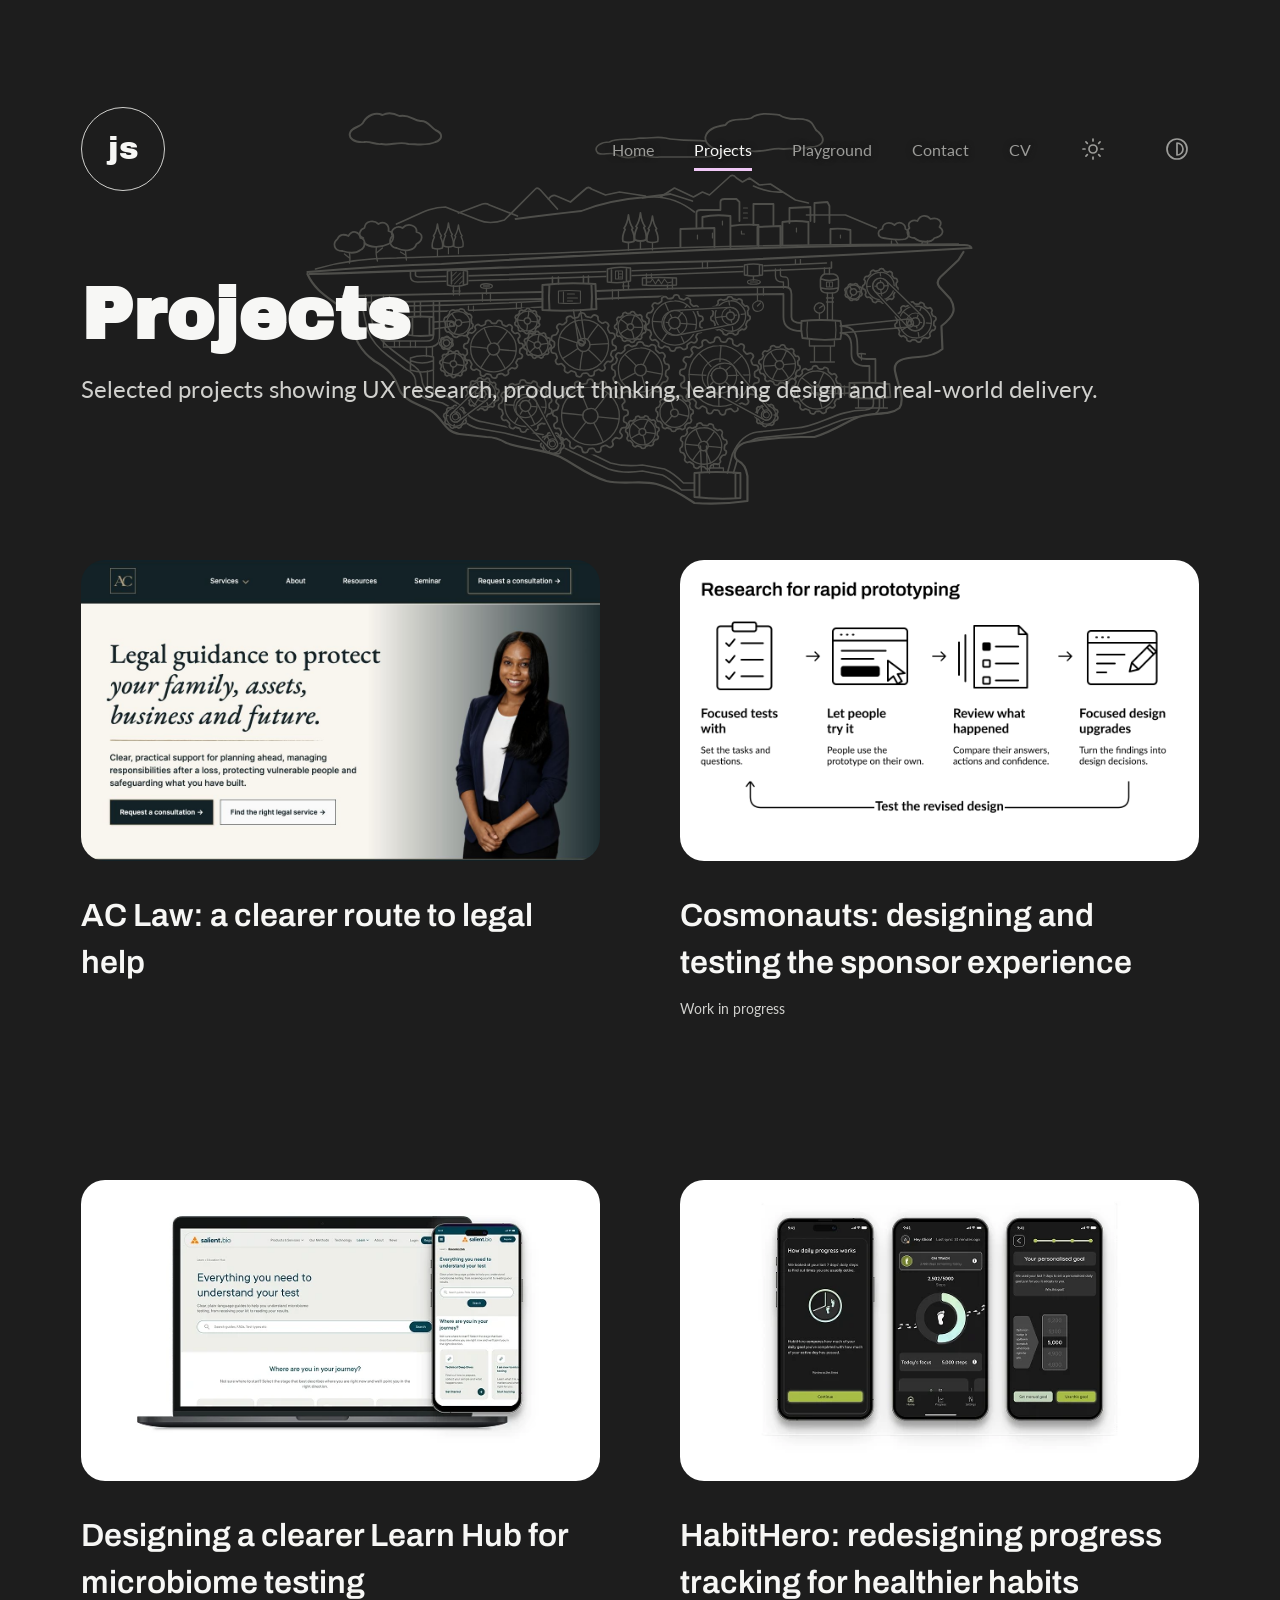
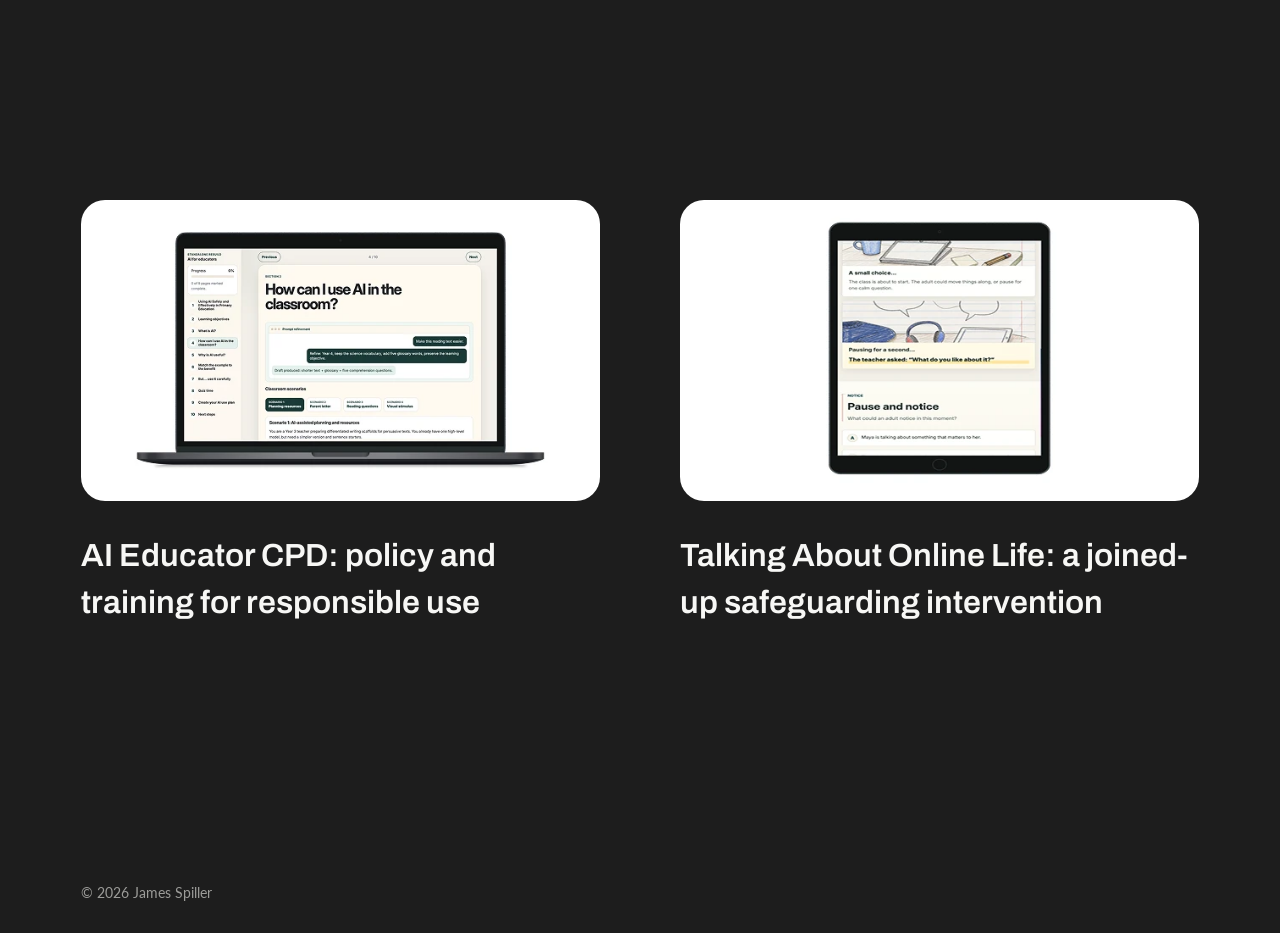
<file: projects.html>
<!doctype html>
<html lang="en">
  <head>
    <meta charset="utf-8" />
    <meta name="viewport" content="width=device-width, initial-scale=1" />
    <meta
      name="description"
      content="Selected UX research, product thinking, learning design and digital delivery projects by James Spiller."
    />
    <meta name="theme-color" content="#1d1d1d" />
    <title>Projects | James Spiller</title>
    <link rel="icon" href="assets/images/favicon.svg" type="image/svg+xml" />
    <link rel="preconnect" href="https://fonts.googleapis.com" />
    <link rel="preconnect" href="https://fonts.gstatic.com" crossorigin />
    <link
      href="https://fonts.googleapis.com/css2?family=Archivo:wght@400;600;700;900&amp;family=Archivo+Black&amp;family=Lato:wght@400;700&amp;display=swap"
      rel="stylesheet"
    />
    <link rel="stylesheet" href="styles.css?v=152" />
  </head>
  <body data-page="projects">
    <svg class="icon-sprite" aria-hidden="true">
      <symbol id="icon-menu" viewBox="0 0 24 24"><path d="M4 5h16M4 12h16M4 19h16" /></symbol>
      <symbol id="icon-close" viewBox="0 0 24 24"><path d="M18 6 6 18M6 6l12 12" /></symbol>
      <symbol id="icon-sun" viewBox="0 0 24 24">
        <circle cx="12" cy="12" r="4" />
        <path d="M12 2v2M12 20v2M4.93 4.93l1.41 1.41M17.66 17.66l1.41 1.41M2 12h2M20 12h2M6.34 17.66l-1.41 1.41M19.07 4.93l-1.41 1.41" />
      </symbol>
      <symbol id="icon-contrast" viewBox="0 0 24 24">
        <circle cx="12" cy="12" r="10" />
        <path d="M12 18a6 6 0 0 0 0-12v12z" />
      </symbol>
      <symbol id="icon-arrow-right" viewBox="0 0 24 24">
        <path d="M5 12h14M12 5l7 7-7 7" />
      </symbol>
    </svg>

    <header class="site-header projects-header">
      <div class="site-shell header-inner">
        <a class="logo-mark" href="index.html" aria-label="James Spiller home">js</a>
        <nav class="desktop-nav" aria-label="Primary navigation">
          <a href="index.html">Home</a>
          <a class="active" href="#top" aria-current="page">Projects</a>
          <a href="playground.html">Playground</a>
          <a href="index.html#contact">Contact</a>
          <a href="index.html#cv">CV</a>
          <button class="icon-button" type="button" data-action="theme" aria-controls="brightness-panel" aria-expanded="false" aria-label="Open brightness settings" title="Brightness settings">
            <svg aria-hidden="true"><use href="#icon-sun"></use></svg>
          </button>
          <button class="icon-button" type="button" data-action="contrast" aria-controls="contrast-panel" aria-expanded="false" aria-label="Open contrast settings" title="Contrast settings">
            <svg aria-hidden="true"><use href="#icon-contrast"></use></svg>
          </button>
        </nav>
        <button class="menu-button" type="button" aria-controls="mobile-menu" aria-expanded="false" aria-label="Open navigation">
          <svg class="menu-open-icon" aria-hidden="true"><use href="#icon-menu"></use></svg>
          <svg class="menu-close-icon" aria-hidden="true"><use href="#icon-close"></use></svg>
        </button>
      </div>
      <nav class="mobile-menu" id="mobile-menu" aria-label="Mobile navigation" hidden>
        <a href="index.html">Home</a>
        <a href="#top">Projects</a>
          <a href="playground.html">Playground</a>
        <a href="index.html#contact">Contact</a>
        <a href="index.html#cv">CV</a>
        <div class="mobile-accessibility">
          <button class="icon-button" type="button" data-action="theme" aria-controls="brightness-panel" aria-expanded="false" aria-label="Open brightness settings">
            <svg aria-hidden="true"><use href="#icon-sun"></use></svg><span>Brightness</span>
          </button>
          <button class="icon-button" type="button" data-action="contrast" aria-controls="contrast-panel" aria-expanded="false" aria-label="Open contrast settings">
            <svg aria-hidden="true"><use href="#icon-contrast"></use></svg><span>Contrast</span>
          </button>
        </div>
      </nav>
      <div class="accessibility-panel" id="brightness-panel" role="dialog" aria-label="Brightness settings" hidden>
        <div class="accessibility-setting-row">
          <span class="accessibility-panel-title" id="dark-mode-label">Dark mode</span>
          <label class="accessibility-switch"><input type="checkbox" data-setting="dark-mode" aria-labelledby="dark-mode-label" /><span aria-hidden="true"></span></label>
        </div>
        <label class="accessibility-slider"><span class="accessibility-panel-title">Lightness</span><input class="accessibility-range" type="range" min="0" max="100" step="1" value="0" data-setting="lightness" /></label>
      </div>
      <div class="accessibility-panel accessibility-panel-contrast" id="contrast-panel" role="dialog" aria-labelledby="contrast-label" hidden>
        <label class="accessibility-slider"><span class="accessibility-panel-title" id="contrast-label">Contrast</span><input class="accessibility-range" type="range" min="0" max="100" step="1" value="0" data-setting="contrast" /></label>
      </div>
    </header>

    <main id="top" class="projects-page">
      <section class="projects-page-hero" aria-labelledby="projects-page-title">
        <div class="island-scene" aria-hidden="true">
          <span class="hero-artwork"></span>
          <span class="hero-sheen-layer"></span>
        </div>
        <div class="site-shell">
          <h1 id="projects-page-title">Projects</h1>
          <p>Selected projects showing UX research, product thinking, learning design and real-world delivery.</p>
        </div>
      </section>

      <section class="site-shell project-grid projects-index" id="selected-projects" aria-label="Selected projects">
        <article class="project-item project-card-interactive" id="ac-law-project" data-project-href="ac-law.html">
          <div class="project-card-normal">
            <a class="project-image-link" href="ac-law.html" aria-label="View the AC Law case study"><img src="assets/images/ac-law/home-hero.jpg" width="1280" height="720" loading="lazy" alt="Shipped AC Law homepage with Amber’s portrait and routes to legal help" /></a>
            <h2><a href="ac-law.html">AC Law: a clearer route to legal help</a></h2>
            <a class="button-link project-cta" href="ac-law.html">View project <svg aria-hidden="true"><use href="#icon-arrow-right"></use></svg></a>
          </div>
          <div class="project-card-hover"><h2 aria-hidden="true">AC Law: a clearer route to legal help</h2><p aria-hidden="true">Research-informed service selection and enquiry information, carried through to a shipped client website. Usability testing is pending.</p><a class="button-link" href="ac-law.html">View project <svg aria-hidden="true"><use href="#icon-arrow-right"></use></svg></a></div>
        </article>
        <article class="project-item project-card-interactive" id="cosmonauts-project" data-project-href="cosmonauts.html">
          <div class="project-card-normal">
            <a class="project-image-link" href="cosmonauts.html" aria-label="View the Cosmonauts case study"><img src="assets/images/project-cosmonauts-process.png" width="2480" height="1440" loading="lazy" alt="Research for rapid prototyping: focused tests, independent prototype use, review of responses and actions, design changes and retesting" /></a>
            <h2><a href="cosmonauts.html">Cosmonauts: designing and testing the sponsor experience</a></h2>
            <p class="project-card-status">Work in progress</p>
            <a class="button-link project-cta" href="cosmonauts.html">View project <svg aria-hidden="true"><use href="#icon-arrow-right"></use></svg></a>
          </div>
          <div class="project-card-hover"><h2 aria-hidden="true">Cosmonauts: designing and testing the sponsor experience</h2><p aria-hidden="true">Ongoing sponsor discovery, prototype research and experience design for an AI-supported tool, with a testing environment developed alongside the prototype.</p><a class="button-link" href="cosmonauts.html">View project <svg aria-hidden="true"><use href="#icon-arrow-right"></use></svg></a></div>
        </article>
        <article class="project-item project-card-interactive" id="salient-bio-project" data-project-href="salient-bio.html">
          <div class="project-card-normal">
            <a class="project-image-link" href="salient-bio.html" aria-label="View the Salient Bio case study">
              <img src="assets/images/project-salient-bio.webp" alt="Salient Bio testing website displayed on a laptop and mobile phone" />
            </a>
            <h2><a href="salient-bio.html">Designing a clearer Learn Hub for microbiome testing</a></h2>
            <a class="button-link project-cta" href="salient-bio.html">
              View project
              <svg aria-hidden="true"><use href="#icon-arrow-right"></use></svg>
            </a>
          </div>
          <div class="project-card-hover">
            <h2 aria-hidden="true">Designing a clearer Learn Hub for microbiome testing</h2>
            <p aria-hidden="true">
              A connected information system helping patients and clinicians navigate microbiome
              testing with greater clarity and confidence.
            </p>
            <a class="button-link" href="salient-bio.html">
              View project
              <svg aria-hidden="true"><use href="#icon-arrow-right"></use></svg>
            </a>
          </div>
        </article>
        <article class="project-item project-card-interactive" id="habithero-project" data-project-href="habit-hero.html">
          <div class="project-card-normal">
            <a class="project-image-link" href="habit-hero.html" aria-label="View the HabitHero project">
              <img src="assets/images/project-habithero.webp" alt="Three HabitHero mobile app screens showing habit progress and goal tracking" />
            </a>
            <h2><a href="habit-hero.html">HabitHero: redesigning progress tracking for healthier habits</a></h2>
            <a class="button-link project-cta" href="habit-hero.html">
              View project
              <svg aria-hidden="true"><use href="#icon-arrow-right"></use></svg>
            </a>
          </div>
          <div class="project-card-hover">
            <h2 aria-hidden="true">HabitHero: redesigning progress tracking for healthier habits</h2>
            <p aria-hidden="true">
              Progress-tracking experience for a wellness rewards app to help life insurance
              customers build healthy habits.
            </p>
            <a class="button-link" href="habit-hero.html">
              View project
              <svg aria-hidden="true"><use href="#icon-arrow-right"></use></svg>
            </a>
          </div>
        </article>
        <article class="project-item project-card-interactive" id="ai-educator-project" data-project-href="ai-educator.html">
          <div class="project-card-normal">
            <a class="project-image-link" href="ai-educator.html" aria-label="View the AI Educator CPD case study">
              <img src="assets/images/project-ai-educator.webp" alt="AI Educator CPD learning experience displayed on a laptop" />
            </a>
            <h2>AI Educator CPD: policy and training for responsible use</h2>
            <a class="button-link project-cta" href="ai-educator.html" aria-label="View the AI Educator CPD case study">
              View project
              <svg aria-hidden="true"><use href="#icon-arrow-right"></use></svg>
            </a>
          </div>
          <div class="project-card-hover">
            <h2 aria-hidden="true">AI Educator CPD: policy and training for responsible use</h2>
            <p aria-hidden="true">
              An adopted AI policy and staff training programme, supported by practical
              digital learning and survey-informed evaluation.
            </p>
            <a class="button-link" href="ai-educator.html" aria-label="View the AI Educator CPD case study">
              View project
              <svg aria-hidden="true"><use href="#icon-arrow-right"></use></svg>
            </a>
          </div>
        </article>
        <article class="project-item project-card-interactive" id="online-safety-project" data-project-href="talking-about-online-life.html">
          <div class="project-card-normal">
            <a class="project-image-link" href="talking-about-online-life.html" aria-label="View the Talking About Online Life case study">
              <img src="assets/images/project-online-safety.webp" alt="Online safety micro-learning activity displayed on a tablet" />
            </a>
            <h2><a href="talking-about-online-life.html">Talking About Online Life: a joined-up safeguarding intervention</a></h2>
            <a class="button-link project-cta" href="talking-about-online-life.html" aria-label="View the Talking About Online Life case study">
              View project
              <svg aria-hidden="true"><use href="#icon-arrow-right"></use></svg>
            </a>
          </div>
          <div class="project-card-hover">
            <h2 aria-hidden="true">Talking About Online Life: a joined-up safeguarding intervention</h2>
            <p aria-hidden="true">
              A connected intervention for staff, parents and pupils, beginning with a four-week
              digital staff module.
            </p>
            <a class="button-link" href="talking-about-online-life.html">
              View project
              <svg aria-hidden="true"><use href="#icon-arrow-right"></use></svg>
            </a>
          </div>
        </article>
      </section>

    </main>

    <footer class="site-footer">
      <div class="site-shell"><p>&copy; <span id="year"></span> James Spiller</p></div>
    </footer>
    <script src="scripts.js?v=39"></script>
  </body>
</html>
</file>
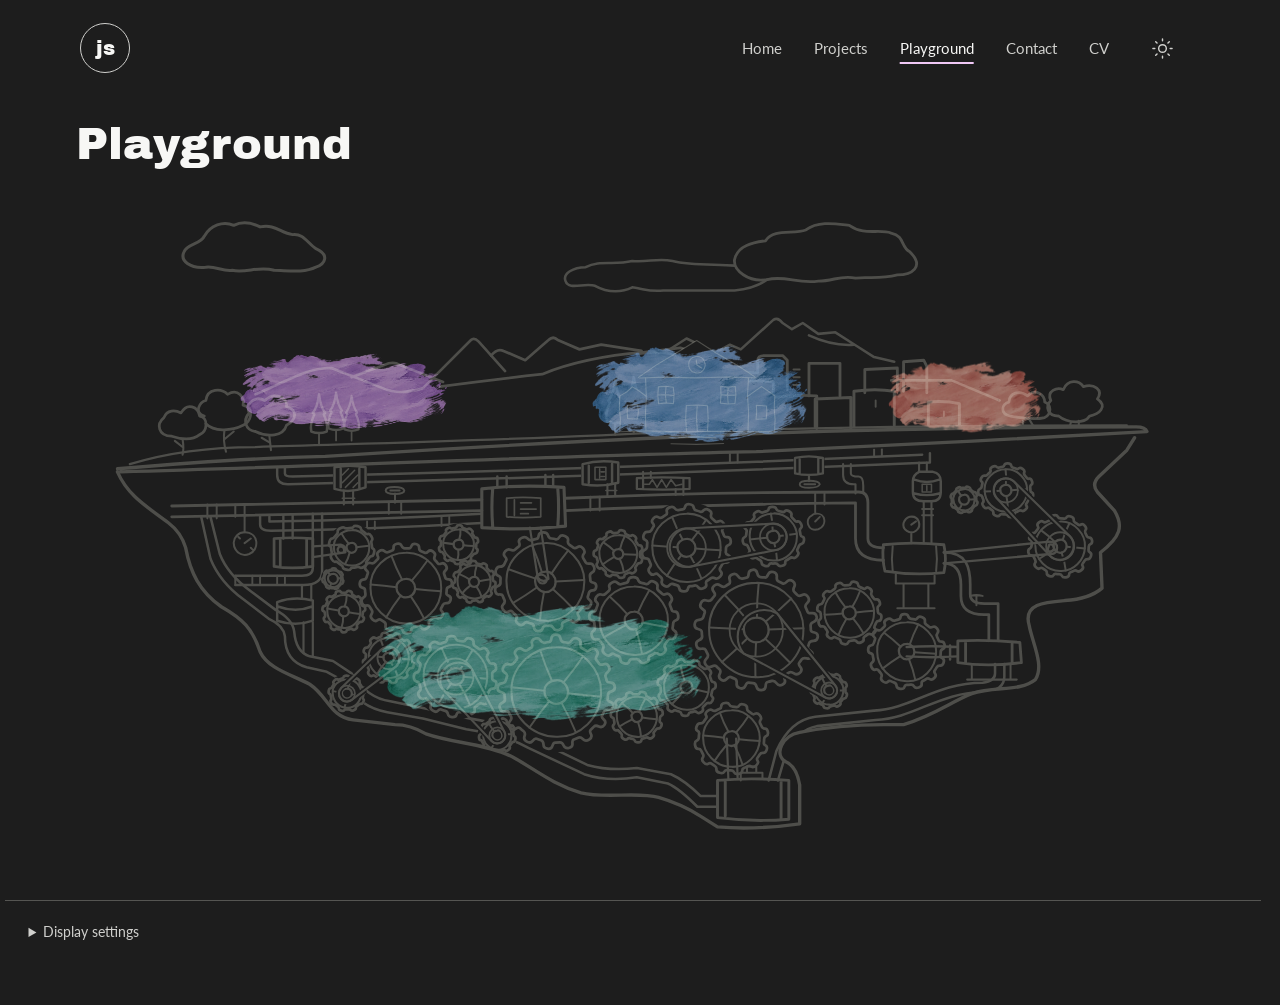
<file: work-in-progress.html>
<!doctype html>
<html lang="en"><head><meta charset="utf-8"><meta name="viewport" content="width=device-width,initial-scale=1"><meta name="robots" content="noindex,follow"><link rel="canonical" href="https://james-spiller.com/playground.html"><title>Playground | James Spiller</title><script src="playground-redirect.js" defer></script><noscript><meta http-equiv="refresh" content="0;url=playground.html"></noscript></head><body><p>Projects in Progress has become <a href="playground.html">Playground</a>. Explore the learning prototypes and research tools on the island.</p></body></html>
</file>
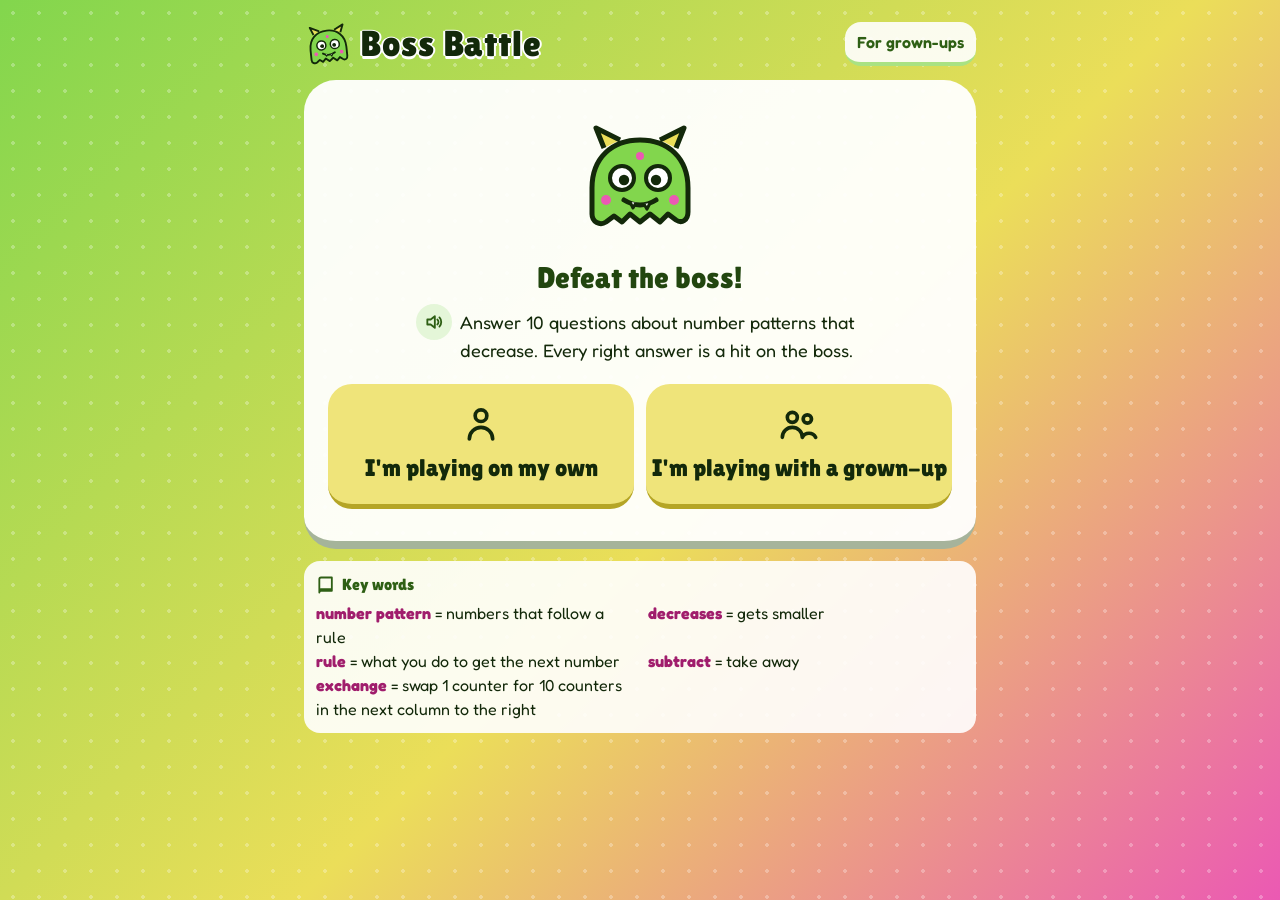
<file: assets/playground/apps/boss-battle.html>
<!doctype html>
<html lang="en-GB"><head><meta charset="utf-8"><meta name="viewport" content="width=device-width,initial-scale=1">
<title>Boss Battle</title>
<!-- Built by Claude (AI) from James's Brief 1 and 1b. Self-contained: runs offline, sends no data. -->
<style>@keyframes binInvite{0%,100%{box-shadow:0 0 0 0 rgba(235,89,179,.55)}50%{box-shadow:0 0 0 10px rgba(235,89,179,0)}}.bin-invite{animation:binInvite 1.4s ease-in-out infinite}@media (prefers-reduced-motion:reduce){.bin-invite,.animate-bounce{animation:none}}@font-face{font-family:Fredoka;font-weight:400;font-display:swap;src:url([data-uri]) format("woff2")}@font-face{font-family:Fredoka;font-weight:500;font-display:swap;src:url([data-uri]) format("woff2")}@font-face{font-family:Fredoka;font-weight:600;font-display:swap;src:url([data-uri]) format("woff2")}@font-face{font-family:Fredoka;font-weight:700;font-display:swap;src:url([data-uri]) format("woff2")}@font-face{font-family:"Lilita One";font-weight:400;font-display:swap;src:url([data-uri]) format("woff2")}*,:after,:before{--tw-border-spacing-x:0;--tw-border-spacing-y:0;--tw-translate-x:0;--tw-translate-y:0;--tw-rotate:0;--tw-skew-x:0;--tw-skew-y:0;--tw-scale-x:1;--tw-scale-y:1;--tw-pan-x: ;--tw-pan-y: ;--tw-pinch-zoom: ;--tw-scroll-snap-strictness:proximity;--tw-gradient-from-position: ;--tw-gradient-via-position: ;--tw-gradient-to-position: ;--tw-ordinal: ;--tw-slashed-zero: ;--tw-numeric-figure: ;--tw-numeric-spacing: ;--tw-numeric-fraction: ;--tw-ring-inset: ;--tw-ring-offset-width:0px;--tw-ring-offset-color:#fff;--tw-ring-color:rgba(59,130,246,.5);--tw-ring-offset-shadow:0 0 #0000;--tw-ring-shadow:0 0 #0000;--tw-shadow:0 0 #0000;--tw-shadow-colored:0 0 #0000;--tw-blur: ;--tw-brightness: ;--tw-contrast: ;--tw-grayscale: ;--tw-hue-rotate: ;--tw-invert: ;--tw-saturate: ;--tw-sepia: ;--tw-drop-shadow: ;--tw-backdrop-blur: ;--tw-backdrop-brightness: ;--tw-backdrop-contrast: ;--tw-backdrop-grayscale: ;--tw-backdrop-hue-rotate: ;--tw-backdrop-invert: ;--tw-backdrop-opacity: ;--tw-backdrop-saturate: ;--tw-backdrop-sepia: ;--tw-contain-size: ;--tw-contain-layout: ;--tw-contain-paint: ;--tw-contain-style: }::backdrop{--tw-border-spacing-x:0;--tw-border-spacing-y:0;--tw-translate-x:0;--tw-translate-y:0;--tw-rotate:0;--tw-skew-x:0;--tw-skew-y:0;--tw-scale-x:1;--tw-scale-y:1;--tw-pan-x: ;--tw-pan-y: ;--tw-pinch-zoom: ;--tw-scroll-snap-strictness:proximity;--tw-gradient-from-position: ;--tw-gradient-via-position: ;--tw-gradient-to-position: ;--tw-ordinal: ;--tw-slashed-zero: ;--tw-numeric-figure: ;--tw-numeric-spacing: ;--tw-numeric-fraction: ;--tw-ring-inset: ;--tw-ring-offset-width:0px;--tw-ring-offset-color:#fff;--tw-ring-color:rgba(59,130,246,.5);--tw-ring-offset-shadow:0 0 #0000;--tw-ring-shadow:0 0 #0000;--tw-shadow:0 0 #0000;--tw-shadow-colored:0 0 #0000;--tw-blur: ;--tw-brightness: ;--tw-contrast: ;--tw-grayscale: ;--tw-hue-rotate: ;--tw-invert: ;--tw-saturate: ;--tw-sepia: ;--tw-drop-shadow: ;--tw-backdrop-blur: ;--tw-backdrop-brightness: ;--tw-backdrop-contrast: ;--tw-backdrop-grayscale: ;--tw-backdrop-hue-rotate: ;--tw-backdrop-invert: ;--tw-backdrop-opacity: ;--tw-backdrop-saturate: ;--tw-backdrop-sepia: ;--tw-contain-size: ;--tw-contain-layout: ;--tw-contain-paint: ;--tw-contain-style: }/*! tailwindcss v3.4.19 | MIT License | https://tailwindcss.com*/*,:after,:before{box-sizing:border-box;border:0 solid #e5e7eb}:after,:before{--tw-content:""}:host,html{line-height:1.5;-webkit-text-size-adjust:100%;-moz-tab-size:4;-o-tab-size:4;tab-size:4;font-family:Fredoka,system-ui,sans-serif;font-feature-settings:normal;font-variation-settings:normal;-webkit-tap-highlight-color:transparent}body{margin:0;line-height:inherit}hr{height:0;color:inherit;border-top-width:1px}abbr:where([title]){-webkit-text-decoration:underline dotted;text-decoration:underline dotted}h1,h2,h3,h4,h5,h6{font-size:inherit;font-weight:inherit}a{color:inherit;text-decoration:inherit}b,strong{font-weight:bolder}code,kbd,pre,samp{font-family:ui-monospace,SFMono-Regular,Menlo,Monaco,Consolas,Liberation Mono,Courier New,monospace;font-feature-settings:normal;font-variation-settings:normal;font-size:1em}small{font-size:80%}sub,sup{font-size:75%;line-height:0;position:relative;vertical-align:baseline}sub{bottom:-.25em}sup{top:-.5em}table{text-indent:0;border-color:inherit;border-collapse:collapse}button,input,optgroup,select,textarea{font-family:inherit;font-feature-settings:inherit;font-variation-settings:inherit;font-size:100%;font-weight:inherit;line-height:inherit;letter-spacing:inherit;color:inherit;margin:0;padding:0}button,select{text-transform:none}button,input:where([type=button]),input:where([type=reset]),input:where([type=submit]){-webkit-appearance:button;background-color:transparent;background-image:none}:-moz-focusring{outline:auto}:-moz-ui-invalid{box-shadow:none}progress{vertical-align:baseline}::-webkit-inner-spin-button,::-webkit-outer-spin-button{height:auto}[type=search]{-webkit-appearance:textfield;outline-offset:-2px}::-webkit-search-decoration{-webkit-appearance:none}::-webkit-file-upload-button{-webkit-appearance:button;font:inherit}summary{display:list-item}blockquote,dd,dl,figure,h1,h2,h3,h4,h5,h6,hr,p,pre{margin:0}fieldset{margin:0}fieldset,legend{padding:0}menu,ol,ul{list-style:none;margin:0;padding:0}dialog{padding:0}textarea{resize:vertical}input::-moz-placeholder,textarea::-moz-placeholder{opacity:1;color:#9ca3af}input::placeholder,textarea::placeholder{opacity:1;color:#9ca3af}[role=button],button{cursor:pointer}:disabled{cursor:default}audio,canvas,embed,iframe,img,object,svg,video{display:block;vertical-align:middle}img,video{max-width:100%;height:auto}[hidden]:where(:not([hidden=until-found])){display:none}.pointer-events-none{pointer-events:none}.fixed{position:fixed}.relative{position:relative}.inset-0{inset:0}.z-50{z-index:50}.mx-auto{margin-left:auto;margin-right:auto}.my-4{margin-top:1rem;margin-bottom:1rem}.-mt-1{margin-top:-.25rem}.mb-1{margin-bottom:.25rem}.mb-2{margin-bottom:.5rem}.mb-3{margin-bottom:.75rem}.mt-1{margin-top:.25rem}.mt-2{margin-top:.5rem}.mt-3{margin-top:.75rem}.block{display:block}.inline-block{display:inline-block}.flex{display:flex}.inline-flex{display:inline-flex}.grid{display:grid}.hidden{display:none}.h-10{height:2.5rem}.h-12{height:3rem}.h-16{height:4rem}.h-24{height:6rem}.h-3\.5{height:.875rem}.h-32{height:8rem}.h-4{height:1rem}.h-5{height:1.25rem}.h-6{height:1.5rem}.h-7{height:1.75rem}.h-8{height:2rem}.h-9{height:2.25rem}.h-\[7px\]{height:7px}.h-auto{height:auto}.min-h-\[100px\]{min-height:100px}.min-h-\[64px\]{min-height:64px}.min-h-\[72px\]{min-height:72px}.min-h-screen{min-height:100vh}.w-10{width:2.5rem}.w-12{width:3rem}.w-16{width:4rem}.w-24{width:6rem}.w-3\.5{width:.875rem}.w-32{width:8rem}.w-4{width:1rem}.w-5{width:1.25rem}.w-6{width:1.5rem}.w-7{width:1.75rem}.w-8{width:2rem}.w-9{width:2.25rem}.w-\[7px\]{width:7px}.w-full{width:100%}.min-w-0{min-width:0}.min-w-\[88px\]{min-width:88px}.min-w-\[90px\]{min-width:90px}.max-w-2xl{max-width:42rem}.max-w-\[84px\]{max-width:84px}.max-w-lg{max-width:32rem}.max-w-md{max-width:28rem}.max-w-xs{max-width:20rem}.flex-1{flex:1 1 0%}.shrink-0{flex-shrink:0}.-rotate-6{--tw-rotate:-6deg}.-rotate-6,.rotate-12{transform:translate(var(--tw-translate-x),var(--tw-translate-y)) rotate(var(--tw-rotate)) skewX(var(--tw-skew-x)) skewY(var(--tw-skew-y)) scaleX(var(--tw-scale-x)) scaleY(var(--tw-scale-y))}.rotate-12{--tw-rotate:12deg}.scale-90{--tw-scale-x:.9;--tw-scale-y:.9}.scale-90,.scale-\[1\.02\]{transform:translate(var(--tw-translate-x),var(--tw-translate-y)) rotate(var(--tw-rotate)) skewX(var(--tw-skew-x)) skewY(var(--tw-skew-y)) scaleX(var(--tw-scale-x)) scaleY(var(--tw-scale-y))}.scale-\[1\.02\]{--tw-scale-x:1.02;--tw-scale-y:1.02}@keyframes bounce{0%,to{transform:translateY(-25%);animation-timing-function:cubic-bezier(.8,0,1,1)}50%{transform:none;animation-timing-function:cubic-bezier(0,0,.2,1)}}.animate-bounce{animation:bounce 1s infinite}.cursor-grab{cursor:grab}.select-none{-webkit-user-select:none;-moz-user-select:none;user-select:none}.list-disc{list-style-type:disc}.grid-cols-1{grid-template-columns:repeat(1,minmax(0,1fr))}.grid-cols-10{grid-template-columns:repeat(10,minmax(0,1fr))}.grid-cols-2{grid-template-columns:repeat(2,minmax(0,1fr))}.grid-cols-3{grid-template-columns:repeat(3,minmax(0,1fr))}.grid-cols-5{grid-template-columns:repeat(5,minmax(0,1fr))}.grid-cols-6{grid-template-columns:repeat(6,minmax(0,1fr))}.flex-col{flex-direction:column}.flex-wrap{flex-wrap:wrap}.content-start{align-content:flex-start}.items-start{align-items:flex-start}.items-center{align-items:center}.justify-end{justify-content:flex-end}.justify-center{justify-content:center}.justify-between{justify-content:space-between}.gap-0\.5{gap:.125rem}.gap-1{gap:.25rem}.gap-1\.5{gap:.375rem}.gap-2{gap:.5rem}.gap-3{gap:.75rem}.gap-\[2px\]{gap:2px}.gap-\[3px\]{gap:3px}.gap-x-4{-moz-column-gap:1rem;column-gap:1rem}.space-y-1>:not([hidden])~:not([hidden]){--tw-space-y-reverse:0;margin-top:calc(.25rem*(1 - var(--tw-space-y-reverse)));margin-bottom:calc(.25rem*var(--tw-space-y-reverse))}.space-y-2>:not([hidden])~:not([hidden]){--tw-space-y-reverse:0;margin-top:calc(.5rem*(1 - var(--tw-space-y-reverse)));margin-bottom:calc(.5rem*var(--tw-space-y-reverse))}.space-y-3>:not([hidden])~:not([hidden]){--tw-space-y-reverse:0;margin-top:calc(.75rem*(1 - var(--tw-space-y-reverse)));margin-bottom:calc(.75rem*var(--tw-space-y-reverse))}.space-y-4>:not([hidden])~:not([hidden]){--tw-space-y-reverse:0;margin-top:calc(1rem*(1 - var(--tw-space-y-reverse)));margin-bottom:calc(1rem*var(--tw-space-y-reverse))}.space-y-5>:not([hidden])~:not([hidden]){--tw-space-y-reverse:0;margin-top:calc(1.25rem*(1 - var(--tw-space-y-reverse)));margin-bottom:calc(1.25rem*var(--tw-space-y-reverse))}.overflow-y-auto{overflow-y:auto}.rounded{border-radius:.25rem}.rounded-2xl{border-radius:1rem}.rounded-3xl{border-radius:1.5rem}.rounded-\[2rem\]{border-radius:2rem}.rounded-full{border-radius:9999px}.rounded-lg{border-radius:.5rem}.rounded-xl{border-radius:.75rem}.rounded-b-lg{border-bottom-right-radius:.5rem;border-bottom-left-radius:.5rem}.rounded-t-lg{border-top-left-radius:.5rem;border-top-right-radius:.5rem}.border{border-width:1px}.border-2{border-width:2px}.border-4{border-width:4px}.border-b-4{border-bottom-width:4px}.border-b-8{border-bottom-width:8px}.border-b-\[5px\]{border-bottom-width:5px}.border-dashed{border-style:dashed}.border-amber-300{--tw-border-opacity:1;border-color:rgb(252 211 77/var(--tw-border-opacity,1))}.border-amber-400{--tw-border-opacity:1;border-color:rgb(251 191 36/var(--tw-border-opacity,1))}.border-amber-500{--tw-border-opacity:1;border-color:rgb(245 158 11/var(--tw-border-opacity,1))}.border-green-300{--tw-border-opacity:1;border-color:rgb(134 239 172/var(--tw-border-opacity,1))}.border-green-400{--tw-border-opacity:1;border-color:rgb(74 222 128/var(--tw-border-opacity,1))}.border-green-600{--tw-border-opacity:1;border-color:rgb(22 163 74/var(--tw-border-opacity,1))}.border-green-700{--tw-border-opacity:1;border-color:rgb(21 128 61/var(--tw-border-opacity,1))}.border-green-900{--tw-border-opacity:1;border-color:rgb(20 83 45/var(--tw-border-opacity,1))}.border-pink-300{--tw-border-opacity:1;border-color:rgb(242 143 204/var(--tw-border-opacity,1))}.border-pink-500{--tw-border-opacity:1;border-color:rgb(221 58 157/var(--tw-border-opacity,1))}.border-pink-600{--tw-border-opacity:1;border-color:rgb(194 38 131/var(--tw-border-opacity,1))}.border-pink-900{--tw-border-opacity:1;border-color:rgb(100 21 69/var(--tw-border-opacity,1))}.border-red-400{--tw-border-opacity:1;border-color:rgb(248 113 113/var(--tw-border-opacity,1))}.border-sky-200{--tw-border-opacity:1;border-color:rgb(245 237 160/var(--tw-border-opacity,1))}.border-sky-600{--tw-border-opacity:1;border-color:rgb(181 165 38/var(--tw-border-opacity,1))}.border-violet-200{--tw-border-opacity:1;border-color:rgb(201 237 178/var(--tw-border-opacity,1))}.border-violet-300{--tw-border-opacity:1;border-color:rgb(169 226 131/var(--tw-border-opacity,1))}.border-violet-400{--tw-border-opacity:1;border-color:rgb(130 214 77/var(--tw-border-opacity,1))}.border-violet-700{--tw-border-opacity:1;border-color:rgb(59 122 25/var(--tw-border-opacity,1))}.border-violet-900{--tw-border-opacity:1;border-color:rgb(34 70 15/var(--tw-border-opacity,1))}.border-violet-900\/40{border-color:rgba(34,70,15,.4)}.border-white{--tw-border-opacity:1;border-color:rgb(255 255 255/var(--tw-border-opacity,1))}.border-yellow-300{--tw-border-opacity:1;border-color:rgb(239 228 122/var(--tw-border-opacity,1))}.border-yellow-500{--tw-border-opacity:1;border-color:rgb(217 201 51/var(--tw-border-opacity,1))}.border-yellow-600{--tw-border-opacity:1;border-color:rgb(181 165 38/var(--tw-border-opacity,1))}.bg-amber-100{--tw-bg-opacity:1;background-color:rgb(254 243 199/var(--tw-bg-opacity,1))}.bg-amber-200{--tw-bg-opacity:1;background-color:rgb(253 230 138/var(--tw-bg-opacity,1))}.bg-amber-300{--tw-bg-opacity:1;background-color:rgb(252 211 77/var(--tw-bg-opacity,1))}.bg-green-100{--tw-bg-opacity:1;background-color:rgb(220 252 231/var(--tw-bg-opacity,1))}.bg-green-200{--tw-bg-opacity:1;background-color:rgb(187 247 208/var(--tw-bg-opacity,1))}.bg-green-300{--tw-bg-opacity:1;background-color:rgb(134 239 172/var(--tw-bg-opacity,1))}.bg-green-50{--tw-bg-opacity:1;background-color:rgb(240 253 244/var(--tw-bg-opacity,1))}.bg-green-700{--tw-bg-opacity:1;background-color:rgb(21 128 61/var(--tw-bg-opacity,1))}.bg-pink-100{--tw-bg-opacity:1;background-color:rgb(251 221 239/var(--tw-bg-opacity,1))}.bg-pink-200{--tw-bg-opacity:1;background-color:rgb(247 187 224/var(--tw-bg-opacity,1))}.bg-pink-50{--tw-bg-opacity:1;background-color:rgb(253 240 248/var(--tw-bg-opacity,1))}.bg-pink-600{--tw-bg-opacity:1;background-color:rgb(194 38 131/var(--tw-bg-opacity,1))}.bg-pink-700{--tw-bg-opacity:1;background-color:rgb(160 29 108/var(--tw-bg-opacity,1))}.bg-red-100{--tw-bg-opacity:1;background-color:rgb(254 226 226/var(--tw-bg-opacity,1))}.bg-red-50{--tw-bg-opacity:1;background-color:rgb(254 242 242/var(--tw-bg-opacity,1))}.bg-sky-200{--tw-bg-opacity:1;background-color:rgb(245 237 160/var(--tw-bg-opacity,1))}.bg-sky-300{--tw-bg-opacity:1;background-color:rgb(239 228 122/var(--tw-bg-opacity,1))}.bg-sky-50{--tw-bg-opacity:1;background-color:rgb(253 251 234/var(--tw-bg-opacity,1))}.bg-violet-100{--tw-bg-opacity:1;background-color:rgb(228 246 216/var(--tw-bg-opacity,1))}.bg-violet-200{--tw-bg-opacity:1;background-color:rgb(201 237 178/var(--tw-bg-opacity,1))}.bg-violet-50{--tw-bg-opacity:1;background-color:rgb(243 251 238/var(--tw-bg-opacity,1))}.bg-violet-700{--tw-bg-opacity:1;background-color:rgb(59 122 25/var(--tw-bg-opacity,1))}.bg-violet-950\/60{background-color:rgba(19,41,10,.6)}.bg-white{--tw-bg-opacity:1;background-color:rgb(255 255 255/var(--tw-bg-opacity,1))}.bg-white\/90{background-color:hsla(0,0%,100%,.9)}.bg-white\/95{background-color:hsla(0,0%,100%,.95)}.bg-yellow-200{--tw-bg-opacity:1;background-color:rgb(245 237 160/var(--tw-bg-opacity,1))}.bg-yellow-300{--tw-bg-opacity:1;background-color:rgb(239 228 122/var(--tw-bg-opacity,1))}.bg-yellow-50{--tw-bg-opacity:1;background-color:rgb(253 251 234/var(--tw-bg-opacity,1))}.p-1{padding:.25rem}.p-2{padding:.5rem}.p-3{padding:.75rem}.p-4{padding:1rem}.p-5{padding:1.25rem}.p-\[3px\]{padding:3px}.px-0\.5{padding-left:.125rem;padding-right:.125rem}.px-1{padding-left:.25rem;padding-right:.25rem}.px-2{padding-left:.5rem;padding-right:.5rem}.px-2\.5{padding-left:.625rem;padding-right:.625rem}.px-3{padding-left:.75rem;padding-right:.75rem}.px-4{padding-left:1rem;padding-right:1rem}.py-0\.5{padding-top:.125rem;padding-bottom:.125rem}.py-1{padding-top:.25rem;padding-bottom:.25rem}.py-1\.5{padding-top:.375rem;padding-bottom:.375rem}.py-2{padding-top:.5rem;padding-bottom:.5rem}.py-3{padding-top:.75rem;padding-bottom:.75rem}.py-5{padding-top:1.25rem;padding-bottom:1.25rem}.pl-6{padding-left:1.5rem}.pt-1{padding-top:.25rem}.text-left{text-align:left}.text-center{text-align:center}.font-display{font-family:Lilita One,Fredoka,sans-serif}.font-sans{font-family:Fredoka,system-ui,sans-serif}.text-2xl{font-size:1.5rem;line-height:2rem}.text-3xl{font-size:1.875rem;line-height:2.25rem}.text-4xl{font-size:2.25rem;line-height:2.5rem}.text-\[10px\]{font-size:10px}.text-base{font-size:1rem;line-height:1.5rem}.text-lg{font-size:1.125rem;line-height:1.75rem}.text-sm{font-size:.875rem;line-height:1.25rem}.text-xl{font-size:1.25rem;line-height:1.75rem}.text-xs{font-size:.75rem;line-height:1rem}.font-bold{font-weight:700}.font-medium{font-weight:500}.font-semibold{font-weight:600}.tabular-nums{--tw-numeric-spacing:tabular-nums;font-variant-numeric:var(--tw-ordinal) var(--tw-slashed-zero) var(--tw-numeric-figure) var(--tw-numeric-spacing) var(--tw-numeric-fraction)}.leading-snug{line-height:1.375}.leading-tight{line-height:1.25}.tracking-wide{letter-spacing:.025em}.text-amber-950{--tw-text-opacity:1;color:rgb(69 26 3/var(--tw-text-opacity,1))}.text-green-900{--tw-text-opacity:1;color:rgb(20 83 45/var(--tw-text-opacity,1))}.text-green-950{--tw-text-opacity:1;color:rgb(5 46 22/var(--tw-text-opacity,1))}.text-pink-700{--tw-text-opacity:1;color:rgb(160 29 108/var(--tw-text-opacity,1))}.text-pink-800{--tw-text-opacity:1;color:rgb(127 24 86/var(--tw-text-opacity,1))}.text-red-950{--tw-text-opacity:1;color:rgb(69 10 10/var(--tw-text-opacity,1))}.text-sky-800{--tw-text-opacity:1;color:rgb(107 97 26/var(--tw-text-opacity,1))}.text-violet-300{--tw-text-opacity:1;color:rgb(169 226 131/var(--tw-text-opacity,1))}.text-violet-400{--tw-text-opacity:1;color:rgb(130 214 77/var(--tw-text-opacity,1))}.text-violet-600{--tw-text-opacity:1;color:rgb(76 156 32/var(--tw-text-opacity,1))}.text-violet-700{--tw-text-opacity:1;color:rgb(59 122 25/var(--tw-text-opacity,1))}.text-violet-800{--tw-text-opacity:1;color:rgb(46 95 20/var(--tw-text-opacity,1))}.text-violet-900{--tw-text-opacity:1;color:rgb(34 70 15/var(--tw-text-opacity,1))}.text-violet-950{--tw-text-opacity:1;color:rgb(19 41 10/var(--tw-text-opacity,1))}.text-white{--tw-text-opacity:1;color:rgb(255 255 255/var(--tw-text-opacity,1))}.text-yellow-400{--tw-text-opacity:1;color:rgb(235 222 89/var(--tw-text-opacity,1))}.text-yellow-500{--tw-text-opacity:1;color:rgb(217 201 51/var(--tw-text-opacity,1))}.underline{text-decoration-line:underline}.decoration-2{text-decoration-thickness:2px}.underline-offset-2{text-underline-offset:2px}.opacity-60{opacity:.6}.shadow{--tw-shadow:0 1px 3px 0 rgba(0,0,0,.1),0 1px 2px -1px rgba(0,0,0,.1);--tw-shadow-colored:0 1px 3px 0 var(--tw-shadow-color),0 1px 2px -1px var(--tw-shadow-color)}.shadow,.shadow-lg{box-shadow:var(--tw-ring-offset-shadow,0 0 #0000),var(--tw-ring-shadow,0 0 #0000),var(--tw-shadow)}.shadow-lg{--tw-shadow:0 10px 15px -3px rgba(0,0,0,.1),0 4px 6px -4px rgba(0,0,0,.1);--tw-shadow-colored:0 10px 15px -3px var(--tw-shadow-color),0 4px 6px -4px var(--tw-shadow-color)}.ring-2{--tw-ring-offset-shadow:var(--tw-ring-inset) 0 0 0 var(--tw-ring-offset-width) var(--tw-ring-offset-color);--tw-ring-shadow:var(--tw-ring-inset) 0 0 0 calc(2px + var(--tw-ring-offset-width)) var(--tw-ring-color)}.ring-2,.ring-4{box-shadow:var(--tw-ring-offset-shadow),var(--tw-ring-shadow),var(--tw-shadow,0 0 #0000)}.ring-4{--tw-ring-offset-shadow:var(--tw-ring-inset) 0 0 0 var(--tw-ring-offset-width) var(--tw-ring-offset-color);--tw-ring-shadow:var(--tw-ring-inset) 0 0 0 calc(4px + var(--tw-ring-offset-width)) var(--tw-ring-color)}.ring-green-300{--tw-ring-opacity:1;--tw-ring-color:rgb(134 239 172/var(--tw-ring-opacity,1))}.ring-pink-300{--tw-ring-opacity:1;--tw-ring-color:rgb(242 143 204/var(--tw-ring-opacity,1))}.ring-yellow-400{--tw-ring-opacity:1;--tw-ring-color:rgb(235 222 89/var(--tw-ring-opacity,1))}.filter{filter:var(--tw-blur) var(--tw-brightness) var(--tw-contrast) var(--tw-grayscale) var(--tw-hue-rotate) var(--tw-invert) var(--tw-saturate) var(--tw-sepia) var(--tw-drop-shadow)}.transition-all{transition-property:all;transition-timing-function:cubic-bezier(.4,0,.2,1);transition-duration:.15s}.transition-transform{transition-property:transform;transition-timing-function:cubic-bezier(.4,0,.2,1);transition-duration:.15s}.hover\:bg-violet-200:hover{--tw-bg-opacity:1;background-color:rgb(201 237 178/var(--tw-bg-opacity,1))}.focus\:outline-none:focus{outline:2px solid transparent;outline-offset:2px}.focus-visible\:ring-4:focus-visible{--tw-ring-offset-shadow:var(--tw-ring-inset) 0 0 0 var(--tw-ring-offset-width) var(--tw-ring-offset-color);--tw-ring-shadow:var(--tw-ring-inset) 0 0 0 calc(4px + var(--tw-ring-offset-width)) var(--tw-ring-color);box-shadow:var(--tw-ring-offset-shadow),var(--tw-ring-shadow),var(--tw-shadow,0 0 #0000)}.focus-visible\:ring-pink-400:focus-visible{--tw-ring-opacity:1;--tw-ring-color:rgb(235 89 179/var(--tw-ring-opacity,1))}.active\:translate-y-\[3px\]:active{--tw-translate-y:3px;transform:translate(var(--tw-translate-x),var(--tw-translate-y)) rotate(var(--tw-rotate)) skewX(var(--tw-skew-x)) skewY(var(--tw-skew-y)) scaleX(var(--tw-scale-x)) scaleY(var(--tw-scale-y))}.active\:cursor-grabbing:active{cursor:grabbing}.active\:border-b-2:active{border-bottom-width:2px}.disabled\:opacity-40:disabled{opacity:.4}@media (min-width:640px){.sm\:h-3{height:.75rem}.sm\:h-5{height:1.25rem}.sm\:h-8{height:2rem}.sm\:w-3{width:.75rem}.sm\:w-5{width:1.25rem}.sm\:grid-cols-2{grid-template-columns:repeat(2,minmax(0,1fr))}.sm\:gap-1{gap:.25rem}.sm\:gap-2{gap:.5rem}.sm\:p-4{padding:1rem}.sm\:p-5{padding:1.25rem}.sm\:p-6{padding:1.5rem}.sm\:text-2xl{font-size:1.5rem;line-height:2rem}.sm\:text-4xl{font-size:2.25rem;line-height:2.5rem}.sm\:text-base{font-size:1rem;line-height:1.5rem}.sm\:text-lg{font-size:1.125rem;line-height:1.75rem}.sm\:text-xl{font-size:1.25rem;line-height:1.75rem}}</style></head>
<body><div id="root"></div><script>(()=>{var Sd=Object.create;var Eu=Object.defineProperty;var Nd=Object.getOwnPropertyDescriptor;var Ed=Object.getOwnPropertyNames;var Cd=Object.getPrototypeOf,_d=Object.prototype.hasOwnProperty;var jt=(e,t)=>()=>{try{return t||e((t={exports:{}}).exports,t),t.exports}catch(n){throw t=0,n}};var Pd=(e,t,n,r)=>{if(t&&typeof t=="object"||typeof t=="function")for(let l of Ed(t))!_d.call(e,l)&&l!==n&&Eu(e,l,{get:()=>t[l],enumerable:!(r=Nd(t,l))||r.enumerable});return e};var Rl=(e,t,n)=>(n=e!=null?Sd(Cd(e)):{},Pd(t||!e||!e.__esModule?Eu(n,"default",{value:e,enumerable:!0}):n,e));var Fu=jt(O=>{"use strict";var Mn=Symbol.for("react.element"),Ld=Symbol.for("react.portal"),Td=Symbol.for("react.fragment"),zd=Symbol.for("react.strict_mode"),$d=Symbol.for("react.profiler"),Md=Symbol.for("react.provider"),Dd=Symbol.for("react.context"),Id=Symbol.for("react.forward_ref"),Od=Symbol.for("react.suspense"),Fd=Symbol.for("react.memo"),jd=Symbol.for("react.lazy"),Cu=Symbol.iterator;function Ad(e){return e===null||typeof e!="object"?null:(e=Cu&&e[Cu]||e["@@iterator"],typeof e=="function"?e:null)}var Lu={isMounted:function(){return!1},enqueueForceUpdate:function(){},enqueueReplaceState:function(){},enqueueSetState:function(){}},Tu=Object.assign,zu={};function Rt(e,t,n){this.props=e,this.context=t,this.refs=zu,this.updater=n||Lu}Rt.prototype.isReactComponent={};Rt.prototype.setState=function(e,t){if(typeof e!="object"&&typeof e!="function"&&e!=null)throw Error("setState(...): takes an object of state variables to update or a function which returns an object of state variables.");this.updater.enqueueSetState(this,e,t,"setState")};Rt.prototype.forceUpdate=function(e){this.updater.enqueueForceUpdate(this,e,"forceUpdate")};function $u(){}$u.prototype=Rt.prototype;function to(e,t,n){this.props=e,this.context=t,this.refs=zu,this.updater=n||Lu}var no=to.prototype=new $u;no.constructor=to;Tu(no,Rt.prototype);no.isPureReactComponent=!0;var _u=Array.isArray,Mu=Object.prototype.hasOwnProperty,ro={current:null},Du={key:!0,ref:!0,__self:!0,__source:!0};function Iu(e,t,n){var r,l={},o=null,i=null;if(t!=null)for(r in t.ref!==void 0&&(i=t.ref),t.key!==void 0&&(o=""+t.key),t)Mu.call(t,r)&&!Du.hasOwnProperty(r)&&(l[r]=t[r]);var s=arguments.length-2;if(s===1)l.children=n;else if(1<s){for(var a=Array(s),p=0;p<s;p++)a[p]=arguments[p+2];l.children=a}if(e&&e.defaultProps)for(r in s=e.defaultProps,s)l[r]===void 0&&(l[r]=s[r]);return{$$typeof:Mn,type:e,key:o,ref:i,props:l,_owner:ro.current}}function Ud(e,t){return{$$typeof:Mn,type:e.type,key:t,ref:e.ref,props:e.props,_owner:e._owner}}function lo(e){return typeof e=="object"&&e!==null&&e.$$typeof===Mn}function Bd(e){var t={"=":"=0",":":"=2"};return"$"+e.replace(/[=:]/g,function(n){return t[n]})}var Pu=/\/+/g;function eo(e,t){return typeof e=="object"&&e!==null&&e.key!=null?Bd(""+e.key):t.toString(36)}function Tr(e,t,n,r,l){var o=typeof e;(o==="undefined"||o==="boolean")&&(e=null);var i=!1;if(e===null)i=!0;else switch(o){case"string":case"number":i=!0;break;case"object":switch(e.$$typeof){case Mn:case Ld:i=!0}}if(i)return i=e,l=l(i),e=r===""?"."+eo(i,0):r,_u(l)?(n="",e!=null&&(n=e.replace(Pu,"$&/")+"/"),Tr(l,t,n,"",function(p){return p})):l!=null&&(lo(l)&&(l=Ud(l,n+(!l.key||i&&i.key===l.key?"":(""+l.key).replace(Pu,"$&/")+"/")+e)),t.push(l)),1;if(i=0,r=r===""?".":r+":",_u(e))for(var s=0;s<e.length;s++){o=e[s];var a=r+eo(o,s);i+=Tr(o,t,n,a,l)}else if(a=Ad(e),typeof a=="function")for(e=a.call(e),s=0;!(o=e.next()).done;)o=o.value,a=r+eo(o,s++),i+=Tr(o,t,n,a,l);else if(o==="object")throw t=String(e),Error("Objects are not valid as a React child (found: "+(t==="[object Object]"?"object with keys {"+Object.keys(e).join(", ")+"}":t)+"). If you meant to render a collection of children, use an array instead.");return i}function Lr(e,t,n){if(e==null)return e;var r=[],l=0;return Tr(e,r,"","",function(o){return t.call(n,o,l++)}),r}function Wd(e){if(e._status===-1){var t=e._result;t=t(),t.then(function(n){(e._status===0||e._status===-1)&&(e._status=1,e._result=n)},function(n){(e._status===0||e._status===-1)&&(e._status=2,e._result=n)}),e._status===-1&&(e._status=0,e._result=t)}if(e._status===1)return e._result.default;throw e._result}var ye={current:null},zr={transition:null},Hd={ReactCurrentDispatcher:ye,ReactCurrentBatchConfig:zr,ReactCurrentOwner:ro};function Ou(){throw Error("act(...) is not supported in production builds of React.")}O.Children={map:Lr,forEach:function(e,t,n){Lr(e,function(){t.apply(this,arguments)},n)},count:function(e){var t=0;return Lr(e,function(){t++}),t},toArray:function(e){return Lr(e,function(t){return t})||[]},only:function(e){if(!lo(e))throw Error("React.Children.only expected to receive a single React element child.");return e}};O.Component=Rt;O.Fragment=Td;O.Profiler=$d;O.PureComponent=to;O.StrictMode=zd;O.Suspense=Od;O.__SECRET_INTERNALS_DO_NOT_USE_OR_YOU_WILL_BE_FIRED=Hd;O.act=Ou;O.cloneElement=function(e,t,n){if(e==null)throw Error("React.cloneElement(...): The argument must be a React element, but you passed "+e+".");var r=Tu({},e.props),l=e.key,o=e.ref,i=e._owner;if(t!=null){if(t.ref!==void 0&&(o=t.ref,i=ro.current),t.key!==void 0&&(l=""+t.key),e.type&&e.type.defaultProps)var s=e.type.defaultProps;for(a in t)Mu.call(t,a)&&!Du.hasOwnProperty(a)&&(r[a]=t[a]===void 0&&s!==void 0?s[a]:t[a])}var a=arguments.length-2;if(a===1)r.children=n;else if(1<a){s=Array(a);for(var p=0;p<a;p++)s[p]=arguments[p+2];r.children=s}return{$$typeof:Mn,type:e.type,key:l,ref:o,props:r,_owner:i}};O.createContext=function(e){return e={$$typeof:Dd,_currentValue:e,_currentValue2:e,_threadCount:0,Provider:null,Consumer:null,_defaultValue:null,_globalName:null},e.Provider={$$typeof:Md,_context:e},e.Consumer=e};O.createElement=Iu;O.createFactory=function(e){var t=Iu.bind(null,e);return t.type=e,t};O.createRef=function(){return{current:null}};O.forwardRef=function(e){return{$$typeof:Id,render:e}};O.isValidElement=lo;O.lazy=function(e){return{$$typeof:jd,_payload:{_status:-1,_result:e},_init:Wd}};O.memo=function(e,t){return{$$typeof:Fd,type:e,compare:t===void 0?null:t}};O.startTransition=function(e){var t=zr.transition;zr.transition={};try{e()}finally{zr.transition=t}};O.unstable_act=Ou;O.useCallback=function(e,t){return ye.current.useCallback(e,t)};O.useContext=function(e){return ye.current.useContext(e)};O.useDebugValue=function(){};O.useDeferredValue=function(e){return ye.current.useDeferredValue(e)};O.useEffect=function(e,t){return ye.current.useEffect(e,t)};O.useId=function(){return ye.current.useId()};O.useImperativeHandle=function(e,t,n){return ye.current.useImperativeHandle(e,t,n)};O.useInsertionEffect=function(e,t){return ye.current.useInsertionEffect(e,t)};O.useLayoutEffect=function(e,t){return ye.current.useLayoutEffect(e,t)};O.useMemo=function(e,t){return ye.current.useMemo(e,t)};O.useReducer=function(e,t,n){return ye.current.useReducer(e,t,n)};O.useRef=function(e){return ye.current.useRef(e)};O.useState=function(e){return ye.current.useState(e)};O.useSyncExternalStore=function(e,t,n){return ye.current.useSyncExternalStore(e,t,n)};O.useTransition=function(){return ye.current.useTransition()};O.version="18.3.1"});var $r=jt((k0,ju)=>{"use strict";ju.exports=Fu()});var Gu=jt(H=>{"use strict";function so(e,t){var n=e.length;e.push(t);e:for(;0<n;){var r=n-1>>>1,l=e[r];if(0<Mr(l,t))e[r]=t,e[n]=l,n=r;else break e}}function Be(e){return e.length===0?null:e[0]}function Ir(e){if(e.length===0)return null;var t=e[0],n=e.pop();if(n!==t){e[0]=n;e:for(var r=0,l=e.length,o=l>>>1;r<o;){var i=2*(r+1)-1,s=e[i],a=i+1,p=e[a];if(0>Mr(s,n))a<l&&0>Mr(p,s)?(e[r]=p,e[a]=n,r=a):(e[r]=s,e[i]=n,r=i);else if(a<l&&0>Mr(p,n))e[r]=p,e[a]=n,r=a;else break e}}return t}function Mr(e,t){var n=e.sortIndex-t.sortIndex;return n!==0?n:e.id-t.id}typeof performance=="object"&&typeof performance.now=="function"?(Au=performance,H.unstable_now=function(){return Au.now()}):(oo=Date,Uu=oo.now(),H.unstable_now=function(){return oo.now()-Uu});var Au,oo,Uu,Ze=[],ht=[],Vd=1,De=null,pe=3,Or=!1,At=!1,In=!1,Hu=typeof setTimeout=="function"?setTimeout:null,Vu=typeof clearTimeout=="function"?clearTimeout:null,Bu=typeof setImmediate<"u"?setImmediate:null;typeof navigator<"u"&&navigator.scheduling!==void 0&&navigator.scheduling.isInputPending!==void 0&&navigator.scheduling.isInputPending.bind(navigator.scheduling);function ao(e){for(var t=Be(ht);t!==null;){if(t.callback===null)Ir(ht);else if(t.startTime<=e)Ir(ht),t.sortIndex=t.expirationTime,so(Ze,t);else break;t=Be(ht)}}function co(e){if(In=!1,ao(e),!At)if(Be(Ze)!==null)At=!0,po(fo);else{var t=Be(ht);t!==null&&mo(co,t.startTime-e)}}function fo(e,t){At=!1,In&&(In=!1,Vu(On),On=-1),Or=!0;var n=pe;try{for(ao(t),De=Be(Ze);De!==null&&(!(De.expirationTime>t)||e&&!Ku());){var r=De.callback;if(typeof r=="function"){De.callback=null,pe=De.priorityLevel;var l=r(De.expirationTime<=t);t=H.unstable_now(),typeof l=="function"?De.callback=l:De===Be(Ze)&&Ir(Ze),ao(t)}else Ir(Ze);De=Be(Ze)}if(De!==null)var o=!0;else{var i=Be(ht);i!==null&&mo(co,i.startTime-t),o=!1}return o}finally{De=null,pe=n,Or=!1}}var Fr=!1,Dr=null,On=-1,Qu=5,Yu=-1;function Ku(){return!(H.unstable_now()-Yu<Qu)}function io(){if(Dr!==null){var e=H.unstable_now();Yu=e;var t=!0;try{t=Dr(!0,e)}finally{t?Dn():(Fr=!1,Dr=null)}}else Fr=!1}var Dn;typeof Bu=="function"?Dn=function(){Bu(io)}:typeof MessageChannel<"u"?(uo=new MessageChannel,Wu=uo.port2,uo.port1.onmessage=io,Dn=function(){Wu.postMessage(null)}):Dn=function(){Hu(io,0)};var uo,Wu;function po(e){Dr=e,Fr||(Fr=!0,Dn())}function mo(e,t){On=Hu(function(){e(H.unstable_now())},t)}H.unstable_IdlePriority=5;H.unstable_ImmediatePriority=1;H.unstable_LowPriority=4;H.unstable_NormalPriority=3;H.unstable_Profiling=null;H.unstable_UserBlockingPriority=2;H.unstable_cancelCallback=function(e){e.callback=null};H.unstable_continueExecution=function(){At||Or||(At=!0,po(fo))};H.unstable_forceFrameRate=function(e){0>e||125<e?console.error("forceFrameRate takes a positive int between 0 and 125, forcing frame rates higher than 125 fps is not supported"):Qu=0<e?Math.floor(1e3/e):5};H.unstable_getCurrentPriorityLevel=function(){return pe};H.unstable_getFirstCallbackNode=function(){return Be(Ze)};H.unstable_next=function(e){switch(pe){case 1:case 2:case 3:var t=3;break;default:t=pe}var n=pe;pe=t;try{return e()}finally{pe=n}};H.unstable_pauseExecution=function(){};H.unstable_requestPaint=function(){};H.unstable_runWithPriority=function(e,t){switch(e){case 1:case 2:case 3:case 4:case 5:break;default:e=3}var n=pe;pe=e;try{return t()}finally{pe=n}};H.unstable_scheduleCallback=function(e,t,n){var r=H.unstable_now();switch(typeof n=="object"&&n!==null?(n=n.delay,n=typeof n=="number"&&0<n?r+n:r):n=r,e){case 1:var l=-1;break;case 2:l=250;break;case 5:l=1073741823;break;case 4:l=1e4;break;default:l=5e3}return l=n+l,e={id:Vd++,callback:t,priorityLevel:e,startTime:n,expirationTime:l,sortIndex:-1},n>r?(e.sortIndex=n,so(ht,e),Be(Ze)===null&&e===Be(ht)&&(In?(Vu(On),On=-1):In=!0,mo(co,n-r))):(e.sortIndex=l,so(Ze,e),At||Or||(At=!0,po(fo))),e};H.unstable_shouldYield=Ku;H.unstable_wrapCallback=function(e){var t=pe;return function(){var n=pe;pe=t;try{return e.apply(this,arguments)}finally{pe=n}}}});var Zu=jt((N0,Xu)=>{"use strict";Xu.exports=Gu()});var Rc=jt(Me=>{"use strict";var Qd=$r(),ze=Zu();function y(e){for(var t="https://reactjs.org/docs/error-decoder.html?invariant="+e,n=1;n<arguments.length;n++)t+="&args[]="+encodeURIComponent(arguments[n]);return"Minified React error #"+e+"; visit "+t+" for the full message or use the non-minified dev environment for full errors and additional helpful warnings."}var na=new Set,rr={};function bt(e,t){kn(e,t),kn(e+"Capture",t)}function kn(e,t){for(rr[e]=t,e=0;e<t.length;e++)na.add(t[e])}var st=!(typeof window>"u"||typeof window.document>"u"||typeof window.document.createElement>"u"),jo=Object.prototype.hasOwnProperty,Yd=/^[:A-Z_a-z\u00C0-\u00D6\u00D8-\u00F6\u00F8-\u02FF\u0370-\u037D\u037F-\u1FFF\u200C-\u200D\u2070-\u218F\u2C00-\u2FEF\u3001-\uD7FF\uF900-\uFDCF\uFDF0-\uFFFD][:A-Z_a-z\u00C0-\u00D6\u00D8-\u00F6\u00F8-\u02FF\u0370-\u037D\u037F-\u1FFF\u200C-\u200D\u2070-\u218F\u2C00-\u2FEF\u3001-\uD7FF\uF900-\uFDCF\uFDF0-\uFFFD\-.0-9\u00B7\u0300-\u036F\u203F-\u2040]*$/,Ju={},bu={};function Kd(e){return jo.call(bu,e)?!0:jo.call(Ju,e)?!1:Yd.test(e)?bu[e]=!0:(Ju[e]=!0,!1)}function Gd(e,t,n,r){if(n!==null&&n.type===0)return!1;switch(typeof t){case"function":case"symbol":return!0;case"boolean":return r?!1:n!==null?!n.acceptsBooleans:(e=e.toLowerCase().slice(0,5),e!=="data-"&&e!=="aria-");default:return!1}}function Xd(e,t,n,r){if(t===null||typeof t>"u"||Gd(e,t,n,r))return!0;if(r)return!1;if(n!==null)switch(n.type){case 3:return!t;case 4:return t===!1;case 5:return isNaN(t);case 6:return isNaN(t)||1>t}return!1}function ke(e,t,n,r,l,o,i){this.acceptsBooleans=t===2||t===3||t===4,this.attributeName=r,this.attributeNamespace=l,this.mustUseProperty=n,this.propertyName=e,this.type=t,this.sanitizeURL=o,this.removeEmptyString=i}var ce={};"children dangerouslySetInnerHTML defaultValue defaultChecked innerHTML suppressContentEditableWarning suppressHydrationWarning style".split(" ").forEach(function(e){ce[e]=new ke(e,0,!1,e,null,!1,!1)});[["acceptCharset","accept-charset"],["className","class"],["htmlFor","for"],["httpEquiv","http-equiv"]].forEach(function(e){var t=e[0];ce[t]=new ke(t,1,!1,e[1],null,!1,!1)});["contentEditable","draggable","spellCheck","value"].forEach(function(e){ce[e]=new ke(e,2,!1,e.toLowerCase(),null,!1,!1)});["autoReverse","externalResourcesRequired","focusable","preserveAlpha"].forEach(function(e){ce[e]=new ke(e,2,!1,e,null,!1,!1)});"allowFullScreen async autoFocus autoPlay controls default defer disabled disablePictureInPicture disableRemotePlayback formNoValidate hidden loop noModule noValidate open playsInline readOnly required reversed scoped seamless itemScope".split(" ").forEach(function(e){ce[e]=new ke(e,3,!1,e.toLowerCase(),null,!1,!1)});["checked","multiple","muted","selected"].forEach(function(e){ce[e]=new ke(e,3,!0,e,null,!1,!1)});["capture","download"].forEach(function(e){ce[e]=new ke(e,4,!1,e,null,!1,!1)});["cols","rows","size","span"].forEach(function(e){ce[e]=new ke(e,6,!1,e,null,!1,!1)});["rowSpan","start"].forEach(function(e){ce[e]=new ke(e,5,!1,e.toLowerCase(),null,!1,!1)});var Ti=/[\-:]([a-z])/g;function zi(e){return e[1].toUpperCase()}"accent-height alignment-baseline arabic-form baseline-shift cap-height clip-path clip-rule color-interpolation color-interpolation-filters color-profile color-rendering dominant-baseline enable-background fill-opacity fill-rule flood-color flood-opacity font-family font-size font-size-adjust font-stretch font-style font-variant font-weight glyph-name glyph-orientation-horizontal glyph-orientation-vertical horiz-adv-x horiz-origin-x image-rendering letter-spacing lighting-color marker-end marker-mid marker-start overline-position overline-thickness paint-order panose-1 pointer-events rendering-intent shape-rendering stop-color stop-opacity strikethrough-position strikethrough-thickness stroke-dasharray stroke-dashoffset stroke-linecap stroke-linejoin stroke-miterlimit stroke-opacity stroke-width text-anchor text-decoration text-rendering underline-position underline-thickness unicode-bidi unicode-range units-per-em v-alphabetic v-hanging v-ideographic v-mathematical vector-effect vert-adv-y vert-origin-x vert-origin-y word-spacing writing-mode xmlns:xlink x-height".split(" ").forEach(function(e){var t=e.replace(Ti,zi);ce[t]=new ke(t,1,!1,e,null,!1,!1)});"xlink:actuate xlink:arcrole xlink:role xlink:show xlink:title xlink:type".split(" ").forEach(function(e){var t=e.replace(Ti,zi);ce[t]=new ke(t,1,!1,e,"http://www.w3.org/1999/xlink",!1,!1)});["xml:base","xml:lang","xml:space"].forEach(function(e){var t=e.replace(Ti,zi);ce[t]=new ke(t,1,!1,e,"http://www.w3.org/XML/1998/namespace",!1,!1)});["tabIndex","crossOrigin"].forEach(function(e){ce[e]=new ke(e,1,!1,e.toLowerCase(),null,!1,!1)});ce.xlinkHref=new ke("xlinkHref",1,!1,"xlink:href","http://www.w3.org/1999/xlink",!0,!1);["src","href","action","formAction"].forEach(function(e){ce[e]=new ke(e,1,!1,e.toLowerCase(),null,!0,!0)});function $i(e,t,n,r){var l=ce.hasOwnProperty(t)?ce[t]:null;(l!==null?l.type!==0:r||!(2<t.length)||t[0]!=="o"&&t[0]!=="O"||t[1]!=="n"&&t[1]!=="N")&&(Xd(t,n,l,r)&&(n=null),r||l===null?Kd(t)&&(n===null?e.removeAttribute(t):e.setAttribute(t,""+n)):l.mustUseProperty?e[l.propertyName]=n===null?l.type===3?!1:"":n:(t=l.attributeName,r=l.attributeNamespace,n===null?e.removeAttribute(t):(l=l.type,n=l===3||l===4&&n===!0?"":""+n,r?e.setAttributeNS(r,t,n):e.setAttribute(t,n))))}var ft=Qd.__SECRET_INTERNALS_DO_NOT_USE_OR_YOU_WILL_BE_FIRED,jr=Symbol.for("react.element"),nn=Symbol.for("react.portal"),rn=Symbol.for("react.fragment"),Mi=Symbol.for("react.strict_mode"),Ao=Symbol.for("react.profiler"),ra=Symbol.for("react.provider"),la=Symbol.for("react.context"),Di=Symbol.for("react.forward_ref"),Uo=Symbol.for("react.suspense"),Bo=Symbol.for("react.suspense_list"),Ii=Symbol.for("react.memo"),gt=Symbol.for("react.lazy"),oa=Symbol.for("react.offscreen"),qu=Symbol.iterator;function Fn(e){return e===null||typeof e!="object"?null:(e=qu&&e[qu]||e["@@iterator"],typeof e=="function"?e:null)}var Z=Object.assign,ho;function Qn(e){if(ho===void 0)try{throw Error()}catch(n){var t=n.stack.trim().match(/\n( *(at )?)/);ho=t&&t[1]||""}return`
`+ho+e}var vo=!1;function go(e,t){if(!e||vo)return"";vo=!0;var n=Error.prepareStackTrace;Error.prepareStackTrace=void 0;try{if(t)if(t=function(){throw Error()},Object.defineProperty(t.prototype,"props",{set:function(){throw Error()}}),typeof Reflect=="object"&&Reflect.construct){try{Reflect.construct(t,[])}catch(p){var r=p}Reflect.construct(e,[],t)}else{try{t.call()}catch(p){r=p}e.call(t.prototype)}else{try{throw Error()}catch(p){r=p}e()}}catch(p){if(p&&r&&typeof p.stack=="string"){for(var l=p.stack.split(`
`),o=r.stack.split(`
`),i=l.length-1,s=o.length-1;1<=i&&0<=s&&l[i]!==o[s];)s--;for(;1<=i&&0<=s;i--,s--)if(l[i]!==o[s]){if(i!==1||s!==1)do if(i--,s--,0>s||l[i]!==o[s]){var a=`
`+l[i].replace(" at new "," at ");return e.displayName&&a.includes("<anonymous>")&&(a=a.replace("<anonymous>",e.displayName)),a}while(1<=i&&0<=s);break}}}finally{vo=!1,Error.prepareStackTrace=n}return(e=e?e.displayName||e.name:"")?Qn(e):""}function Zd(e){switch(e.tag){case 5:return Qn(e.type);case 16:return Qn("Lazy");case 13:return Qn("Suspense");case 19:return Qn("SuspenseList");case 0:case 2:case 15:return e=go(e.type,!1),e;case 11:return e=go(e.type.render,!1),e;case 1:return e=go(e.type,!0),e;default:return""}}function Wo(e){if(e==null)return null;if(typeof e=="function")return e.displayName||e.name||null;if(typeof e=="string")return e;switch(e){case rn:return"Fragment";case nn:return"Portal";case Ao:return"Profiler";case Mi:return"StrictMode";case Uo:return"Suspense";case Bo:return"SuspenseList"}if(typeof e=="object")switch(e.$$typeof){case la:return(e.displayName||"Context")+".Consumer";case ra:return(e._context.displayName||"Context")+".Provider";case Di:var t=e.render;return e=e.displayName,e||(e=t.displayName||t.name||"",e=e!==""?"ForwardRef("+e+")":"ForwardRef"),e;case Ii:return t=e.displayName||null,t!==null?t:Wo(e.type)||"Memo";case gt:t=e._payload,e=e._init;try{return Wo(e(t))}catch{}}return null}function Jd(e){var t=e.type;switch(e.tag){case 24:return"Cache";case 9:return(t.displayName||"Context")+".Consumer";case 10:return(t._context.displayName||"Context")+".Provider";case 18:return"DehydratedFragment";case 11:return e=t.render,e=e.displayName||e.name||"",t.displayName||(e!==""?"ForwardRef("+e+")":"ForwardRef");case 7:return"Fragment";case 5:return t;case 4:return"Portal";case 3:return"Root";case 6:return"Text";case 16:return Wo(t);case 8:return t===Mi?"StrictMode":"Mode";case 22:return"Offscreen";case 12:return"Profiler";case 21:return"Scope";case 13:return"Suspense";case 19:return"SuspenseList";case 25:return"TracingMarker";case 1:case 0:case 17:case 2:case 14:case 15:if(typeof t=="function")return t.displayName||t.name||null;if(typeof t=="string")return t}return null}function $t(e){switch(typeof e){case"boolean":case"number":case"string":case"undefined":return e;case"object":return e;default:return""}}function ia(e){var t=e.type;return(e=e.nodeName)&&e.toLowerCase()==="input"&&(t==="checkbox"||t==="radio")}function bd(e){var t=ia(e)?"checked":"value",n=Object.getOwnPropertyDescriptor(e.constructor.prototype,t),r=""+e[t];if(!e.hasOwnProperty(t)&&typeof n<"u"&&typeof n.get=="function"&&typeof n.set=="function"){var l=n.get,o=n.set;return Object.defineProperty(e,t,{configurable:!0,get:function(){return l.call(this)},set:function(i){r=""+i,o.call(this,i)}}),Object.defineProperty(e,t,{enumerable:n.enumerable}),{getValue:function(){return r},setValue:function(i){r=""+i},stopTracking:function(){e._valueTracker=null,delete e[t]}}}}function Ar(e){e._valueTracker||(e._valueTracker=bd(e))}function ua(e){if(!e)return!1;var t=e._valueTracker;if(!t)return!0;var n=t.getValue(),r="";return e&&(r=ia(e)?e.checked?"true":"false":e.value),e=r,e!==n?(t.setValue(e),!0):!1}function fl(e){if(e=e||(typeof document<"u"?document:void 0),typeof e>"u")return null;try{return e.activeElement||e.body}catch{return e.body}}function Ho(e,t){var n=t.checked;return Z({},t,{defaultChecked:void 0,defaultValue:void 0,value:void 0,checked:n??e._wrapperState.initialChecked})}function Ru(e,t){var n=t.defaultValue==null?"":t.defaultValue,r=t.checked!=null?t.checked:t.defaultChecked;n=$t(t.value!=null?t.value:n),e._wrapperState={initialChecked:r,initialValue:n,controlled:t.type==="checkbox"||t.type==="radio"?t.checked!=null:t.value!=null}}function sa(e,t){t=t.checked,t!=null&&$i(e,"checked",t,!1)}function Vo(e,t){sa(e,t);var n=$t(t.value),r=t.type;if(n!=null)r==="number"?(n===0&&e.value===""||e.value!=n)&&(e.value=""+n):e.value!==""+n&&(e.value=""+n);else if(r==="submit"||r==="reset"){e.removeAttribute("value");return}t.hasOwnProperty("value")?Qo(e,t.type,n):t.hasOwnProperty("defaultValue")&&Qo(e,t.type,$t(t.defaultValue)),t.checked==null&&t.defaultChecked!=null&&(e.defaultChecked=!!t.defaultChecked)}function es(e,t,n){if(t.hasOwnProperty("value")||t.hasOwnProperty("defaultValue")){var r=t.type;if(!(r!=="submit"&&r!=="reset"||t.value!==void 0&&t.value!==null))return;t=""+e._wrapperState.initialValue,n||t===e.value||(e.value=t),e.defaultValue=t}n=e.name,n!==""&&(e.name=""),e.defaultChecked=!!e._wrapperState.initialChecked,n!==""&&(e.name=n)}function Qo(e,t,n){(t!=="number"||fl(e.ownerDocument)!==e)&&(n==null?e.defaultValue=""+e._wrapperState.initialValue:e.defaultValue!==""+n&&(e.defaultValue=""+n))}var Yn=Array.isArray;function hn(e,t,n,r){if(e=e.options,t){t={};for(var l=0;l<n.length;l++)t["$"+n[l]]=!0;for(n=0;n<e.length;n++)l=t.hasOwnProperty("$"+e[n].value),e[n].selected!==l&&(e[n].selected=l),l&&r&&(e[n].defaultSelected=!0)}else{for(n=""+$t(n),t=null,l=0;l<e.length;l++){if(e[l].value===n){e[l].selected=!0,r&&(e[l].defaultSelected=!0);return}t!==null||e[l].disabled||(t=e[l])}t!==null&&(t.selected=!0)}}function Yo(e,t){if(t.dangerouslySetInnerHTML!=null)throw Error(y(91));return Z({},t,{value:void 0,defaultValue:void 0,children:""+e._wrapperState.initialValue})}function ts(e,t){var n=t.value;if(n==null){if(n=t.children,t=t.defaultValue,n!=null){if(t!=null)throw Error(y(92));if(Yn(n)){if(1<n.length)throw Error(y(93));n=n[0]}t=n}t==null&&(t=""),n=t}e._wrapperState={initialValue:$t(n)}}function aa(e,t){var n=$t(t.value),r=$t(t.defaultValue);n!=null&&(n=""+n,n!==e.value&&(e.value=n),t.defaultValue==null&&e.defaultValue!==n&&(e.defaultValue=n)),r!=null&&(e.defaultValue=""+r)}function ns(e){var t=e.textContent;t===e._wrapperState.initialValue&&t!==""&&t!==null&&(e.value=t)}function ca(e){switch(e){case"svg":return"http://www.w3.org/2000/svg";case"math":return"http://www.w3.org/1998/Math/MathML";default:return"http://www.w3.org/1999/xhtml"}}function Ko(e,t){return e==null||e==="http://www.w3.org/1999/xhtml"?ca(t):e==="http://www.w3.org/2000/svg"&&t==="foreignObject"?"http://www.w3.org/1999/xhtml":e}var Ur,da=(function(e){return typeof MSApp<"u"&&MSApp.execUnsafeLocalFunction?function(t,n,r,l){MSApp.execUnsafeLocalFunction(function(){return e(t,n,r,l)})}:e})(function(e,t){if(e.namespaceURI!=="http://www.w3.org/2000/svg"||"innerHTML"in e)e.innerHTML=t;else{for(Ur=Ur||document.createElement("div"),Ur.innerHTML="<svg>"+t.valueOf().toString()+"</svg>",t=Ur.firstChild;e.firstChild;)e.removeChild(e.firstChild);for(;t.firstChild;)e.appendChild(t.firstChild)}});function lr(e,t){if(t){var n=e.firstChild;if(n&&n===e.lastChild&&n.nodeType===3){n.nodeValue=t;return}}e.textContent=t}var Xn={animationIterationCount:!0,aspectRatio:!0,borderImageOutset:!0,borderImageSlice:!0,borderImageWidth:!0,boxFlex:!0,boxFlexGroup:!0,boxOrdinalGroup:!0,columnCount:!0,columns:!0,flex:!0,flexGrow:!0,flexPositive:!0,flexShrink:!0,flexNegative:!0,flexOrder:!0,gridArea:!0,gridRow:!0,gridRowEnd:!0,gridRowSpan:!0,gridRowStart:!0,gridColumn:!0,gridColumnEnd:!0,gridColumnSpan:!0,gridColumnStart:!0,fontWeight:!0,lineClamp:!0,lineHeight:!0,opacity:!0,order:!0,orphans:!0,tabSize:!0,widows:!0,zIndex:!0,zoom:!0,fillOpacity:!0,floodOpacity:!0,stopOpacity:!0,strokeDasharray:!0,strokeDashoffset:!0,strokeMiterlimit:!0,strokeOpacity:!0,strokeWidth:!0},qd=["Webkit","ms","Moz","O"];Object.keys(Xn).forEach(function(e){qd.forEach(function(t){t=t+e.charAt(0).toUpperCase()+e.substring(1),Xn[t]=Xn[e]})});function fa(e,t,n){return t==null||typeof t=="boolean"||t===""?"":n||typeof t!="number"||t===0||Xn.hasOwnProperty(e)&&Xn[e]?(""+t).trim():t+"px"}function pa(e,t){e=e.style;for(var n in t)if(t.hasOwnProperty(n)){var r=n.indexOf("--")===0,l=fa(n,t[n],r);n==="float"&&(n="cssFloat"),r?e.setProperty(n,l):e[n]=l}}var Rd=Z({menuitem:!0},{area:!0,base:!0,br:!0,col:!0,embed:!0,hr:!0,img:!0,input:!0,keygen:!0,link:!0,meta:!0,param:!0,source:!0,track:!0,wbr:!0});function Go(e,t){if(t){if(Rd[e]&&(t.children!=null||t.dangerouslySetInnerHTML!=null))throw Error(y(137,e));if(t.dangerouslySetInnerHTML!=null){if(t.children!=null)throw Error(y(60));if(typeof t.dangerouslySetInnerHTML!="object"||!("__html"in t.dangerouslySetInnerHTML))throw Error(y(61))}if(t.style!=null&&typeof t.style!="object")throw Error(y(62))}}function Xo(e,t){if(e.indexOf("-")===-1)return typeof t.is=="string";switch(e){case"annotation-xml":case"color-profile":case"font-face":case"font-face-src":case"font-face-uri":case"font-face-format":case"font-face-name":case"missing-glyph":return!1;default:return!0}}var Zo=null;function Oi(e){return e=e.target||e.srcElement||window,e.correspondingUseElement&&(e=e.correspondingUseElement),e.nodeType===3?e.parentNode:e}var Jo=null,vn=null,gn=null;function rs(e){if(e=Sr(e)){if(typeof Jo!="function")throw Error(y(280));var t=e.stateNode;t&&(t=Bl(t),Jo(e.stateNode,e.type,t))}}function ma(e){vn?gn?gn.push(e):gn=[e]:vn=e}function ha(){if(vn){var e=vn,t=gn;if(gn=vn=null,rs(e),t)for(e=0;e<t.length;e++)rs(t[e])}}function va(e,t){return e(t)}function ga(){}var yo=!1;function ya(e,t,n){if(yo)return e(t,n);yo=!0;try{return va(e,t,n)}finally{yo=!1,(vn!==null||gn!==null)&&(ga(),ha())}}function or(e,t){var n=e.stateNode;if(n===null)return null;var r=Bl(n);if(r===null)return null;n=r[t];e:switch(t){case"onClick":case"onClickCapture":case"onDoubleClick":case"onDoubleClickCapture":case"onMouseDown":case"onMouseDownCapture":case"onMouseMove":case"onMouseMoveCapture":case"onMouseUp":case"onMouseUpCapture":case"onMouseEnter":(r=!r.disabled)||(e=e.type,r=!(e==="button"||e==="input"||e==="select"||e==="textarea")),e=!r;break e;default:e=!1}if(e)return null;if(n&&typeof n!="function")throw Error(y(231,t,typeof n));return n}var bo=!1;if(st)try{en={},Object.defineProperty(en,"passive",{get:function(){bo=!0}}),window.addEventListener("test",en,en),window.removeEventListener("test",en,en)}catch{bo=!1}var en;function ef(e,t,n,r,l,o,i,s,a){var p=Array.prototype.slice.call(arguments,3);try{t.apply(n,p)}catch(m){this.onError(m)}}var Zn=!1,pl=null,ml=!1,qo=null,tf={onError:function(e){Zn=!0,pl=e}};function nf(e,t,n,r,l,o,i,s,a){Zn=!1,pl=null,ef.apply(tf,arguments)}function rf(e,t,n,r,l,o,i,s,a){if(nf.apply(this,arguments),Zn){if(Zn){var p=pl;Zn=!1,pl=null}else throw Error(y(198));ml||(ml=!0,qo=p)}}function qt(e){var t=e,n=e;if(e.alternate)for(;t.return;)t=t.return;else{e=t;do t=e,(t.flags&4098)!==0&&(n=t.return),e=t.return;while(e)}return t.tag===3?n:null}function wa(e){if(e.tag===13){var t=e.memoizedState;if(t===null&&(e=e.alternate,e!==null&&(t=e.memoizedState)),t!==null)return t.dehydrated}return null}function ls(e){if(qt(e)!==e)throw Error(y(188))}function lf(e){var t=e.alternate;if(!t){if(t=qt(e),t===null)throw Error(y(188));return t!==e?null:e}for(var n=e,r=t;;){var l=n.return;if(l===null)break;var o=l.alternate;if(o===null){if(r=l.return,r!==null){n=r;continue}break}if(l.child===o.child){for(o=l.child;o;){if(o===n)return ls(l),e;if(o===r)return ls(l),t;o=o.sibling}throw Error(y(188))}if(n.return!==r.return)n=l,r=o;else{for(var i=!1,s=l.child;s;){if(s===n){i=!0,n=l,r=o;break}if(s===r){i=!0,r=l,n=o;break}s=s.sibling}if(!i){for(s=o.child;s;){if(s===n){i=!0,n=o,r=l;break}if(s===r){i=!0,r=o,n=l;break}s=s.sibling}if(!i)throw Error(y(189))}}if(n.alternate!==r)throw Error(y(190))}if(n.tag!==3)throw Error(y(188));return n.stateNode.current===n?e:t}function xa(e){return e=lf(e),e!==null?ka(e):null}function ka(e){if(e.tag===5||e.tag===6)return e;for(e=e.child;e!==null;){var t=ka(e);if(t!==null)return t;e=e.sibling}return null}var Sa=ze.unstable_scheduleCallback,os=ze.unstable_cancelCallback,of=ze.unstable_shouldYield,uf=ze.unstable_requestPaint,q=ze.unstable_now,sf=ze.unstable_getCurrentPriorityLevel,Fi=ze.unstable_ImmediatePriority,Na=ze.unstable_UserBlockingPriority,hl=ze.unstable_NormalPriority,af=ze.unstable_LowPriority,Ea=ze.unstable_IdlePriority,Fl=null,Re=null;function cf(e){if(Re&&typeof Re.onCommitFiberRoot=="function")try{Re.onCommitFiberRoot(Fl,e,void 0,(e.current.flags&128)===128)}catch{}}var Ye=Math.clz32?Math.clz32:pf,df=Math.log,ff=Math.LN2;function pf(e){return e>>>=0,e===0?32:31-(df(e)/ff|0)|0}var Br=64,Wr=4194304;function Kn(e){switch(e&-e){case 1:return 1;case 2:return 2;case 4:return 4;case 8:return 8;case 16:return 16;case 32:return 32;case 64:case 128:case 256:case 512:case 1024:case 2048:case 4096:case 8192:case 16384:case 32768:case 65536:case 131072:case 262144:case 524288:case 1048576:case 2097152:return e&4194240;case 4194304:case 8388608:case 16777216:case 33554432:case 67108864:return e&130023424;case 134217728:return 134217728;case 268435456:return 268435456;case 536870912:return 536870912;case 1073741824:return 1073741824;default:return e}}function vl(e,t){var n=e.pendingLanes;if(n===0)return 0;var r=0,l=e.suspendedLanes,o=e.pingedLanes,i=n&268435455;if(i!==0){var s=i&~l;s!==0?r=Kn(s):(o&=i,o!==0&&(r=Kn(o)))}else i=n&~l,i!==0?r=Kn(i):o!==0&&(r=Kn(o));if(r===0)return 0;if(t!==0&&t!==r&&(t&l)===0&&(l=r&-r,o=t&-t,l>=o||l===16&&(o&4194240)!==0))return t;if((r&4)!==0&&(r|=n&16),t=e.entangledLanes,t!==0)for(e=e.entanglements,t&=r;0<t;)n=31-Ye(t),l=1<<n,r|=e[n],t&=~l;return r}function mf(e,t){switch(e){case 1:case 2:case 4:return t+250;case 8:case 16:case 32:case 64:case 128:case 256:case 512:case 1024:case 2048:case 4096:case 8192:case 16384:case 32768:case 65536:case 131072:case 262144:case 524288:case 1048576:case 2097152:return t+5e3;case 4194304:case 8388608:case 16777216:case 33554432:case 67108864:return-1;case 134217728:case 268435456:case 536870912:case 1073741824:return-1;default:return-1}}function hf(e,t){for(var n=e.suspendedLanes,r=e.pingedLanes,l=e.expirationTimes,o=e.pendingLanes;0<o;){var i=31-Ye(o),s=1<<i,a=l[i];a===-1?((s&n)===0||(s&r)!==0)&&(l[i]=mf(s,t)):a<=t&&(e.expiredLanes|=s),o&=~s}}function Ro(e){return e=e.pendingLanes&-1073741825,e!==0?e:e&1073741824?1073741824:0}function Ca(){var e=Br;return Br<<=1,(Br&4194240)===0&&(Br=64),e}function wo(e){for(var t=[],n=0;31>n;n++)t.push(e);return t}function xr(e,t,n){e.pendingLanes|=t,t!==536870912&&(e.suspendedLanes=0,e.pingedLanes=0),e=e.eventTimes,t=31-Ye(t),e[t]=n}function vf(e,t){var n=e.pendingLanes&~t;e.pendingLanes=t,e.suspendedLanes=0,e.pingedLanes=0,e.expiredLanes&=t,e.mutableReadLanes&=t,e.entangledLanes&=t,t=e.entanglements;var r=e.eventTimes;for(e=e.expirationTimes;0<n;){var l=31-Ye(n),o=1<<l;t[l]=0,r[l]=-1,e[l]=-1,n&=~o}}function ji(e,t){var n=e.entangledLanes|=t;for(e=e.entanglements;n;){var r=31-Ye(n),l=1<<r;l&t|e[r]&t&&(e[r]|=t),n&=~l}}var B=0;function _a(e){return e&=-e,1<e?4<e?(e&268435455)!==0?16:536870912:4:1}var Pa,Ai,La,Ta,za,ei=!1,Hr=[],Nt=null,Et=null,Ct=null,ir=new Map,ur=new Map,wt=[],gf="mousedown mouseup touchcancel touchend touchstart auxclick dblclick pointercancel pointerdown pointerup dragend dragstart drop compositionend compositionstart keydown keypress keyup input textInput copy cut paste click change contextmenu reset submit".split(" ");function is(e,t){switch(e){case"focusin":case"focusout":Nt=null;break;case"dragenter":case"dragleave":Et=null;break;case"mouseover":case"mouseout":Ct=null;break;case"pointerover":case"pointerout":ir.delete(t.pointerId);break;case"gotpointercapture":case"lostpointercapture":ur.delete(t.pointerId)}}function jn(e,t,n,r,l,o){return e===null||e.nativeEvent!==o?(e={blockedOn:t,domEventName:n,eventSystemFlags:r,nativeEvent:o,targetContainers:[l]},t!==null&&(t=Sr(t),t!==null&&Ai(t)),e):(e.eventSystemFlags|=r,t=e.targetContainers,l!==null&&t.indexOf(l)===-1&&t.push(l),e)}function yf(e,t,n,r,l){switch(t){case"focusin":return Nt=jn(Nt,e,t,n,r,l),!0;case"dragenter":return Et=jn(Et,e,t,n,r,l),!0;case"mouseover":return Ct=jn(Ct,e,t,n,r,l),!0;case"pointerover":var o=l.pointerId;return ir.set(o,jn(ir.get(o)||null,e,t,n,r,l)),!0;case"gotpointercapture":return o=l.pointerId,ur.set(o,jn(ur.get(o)||null,e,t,n,r,l)),!0}return!1}function $a(e){var t=Wt(e.target);if(t!==null){var n=qt(t);if(n!==null){if(t=n.tag,t===13){if(t=wa(n),t!==null){e.blockedOn=t,za(e.priority,function(){La(n)});return}}else if(t===3&&n.stateNode.current.memoizedState.isDehydrated){e.blockedOn=n.tag===3?n.stateNode.containerInfo:null;return}}}e.blockedOn=null}function nl(e){if(e.blockedOn!==null)return!1;for(var t=e.targetContainers;0<t.length;){var n=ti(e.domEventName,e.eventSystemFlags,t[0],e.nativeEvent);if(n===null){n=e.nativeEvent;var r=new n.constructor(n.type,n);Zo=r,n.target.dispatchEvent(r),Zo=null}else return t=Sr(n),t!==null&&Ai(t),e.blockedOn=n,!1;t.shift()}return!0}function us(e,t,n){nl(e)&&n.delete(t)}function wf(){ei=!1,Nt!==null&&nl(Nt)&&(Nt=null),Et!==null&&nl(Et)&&(Et=null),Ct!==null&&nl(Ct)&&(Ct=null),ir.forEach(us),ur.forEach(us)}function An(e,t){e.blockedOn===t&&(e.blockedOn=null,ei||(ei=!0,ze.unstable_scheduleCallback(ze.unstable_NormalPriority,wf)))}function sr(e){function t(l){return An(l,e)}if(0<Hr.length){An(Hr[0],e);for(var n=1;n<Hr.length;n++){var r=Hr[n];r.blockedOn===e&&(r.blockedOn=null)}}for(Nt!==null&&An(Nt,e),Et!==null&&An(Et,e),Ct!==null&&An(Ct,e),ir.forEach(t),ur.forEach(t),n=0;n<wt.length;n++)r=wt[n],r.blockedOn===e&&(r.blockedOn=null);for(;0<wt.length&&(n=wt[0],n.blockedOn===null);)$a(n),n.blockedOn===null&&wt.shift()}var yn=ft.ReactCurrentBatchConfig,gl=!0;function xf(e,t,n,r){var l=B,o=yn.transition;yn.transition=null;try{B=1,Ui(e,t,n,r)}finally{B=l,yn.transition=o}}function kf(e,t,n,r){var l=B,o=yn.transition;yn.transition=null;try{B=4,Ui(e,t,n,r)}finally{B=l,yn.transition=o}}function Ui(e,t,n,r){if(gl){var l=ti(e,t,n,r);if(l===null)_o(e,t,r,yl,n),is(e,r);else if(yf(l,e,t,n,r))r.stopPropagation();else if(is(e,r),t&4&&-1<gf.indexOf(e)){for(;l!==null;){var o=Sr(l);if(o!==null&&Pa(o),o=ti(e,t,n,r),o===null&&_o(e,t,r,yl,n),o===l)break;l=o}l!==null&&r.stopPropagation()}else _o(e,t,r,null,n)}}var yl=null;function ti(e,t,n,r){if(yl=null,e=Oi(r),e=Wt(e),e!==null)if(t=qt(e),t===null)e=null;else if(n=t.tag,n===13){if(e=wa(t),e!==null)return e;e=null}else if(n===3){if(t.stateNode.current.memoizedState.isDehydrated)return t.tag===3?t.stateNode.containerInfo:null;e=null}else t!==e&&(e=null);return yl=e,null}function Ma(e){switch(e){case"cancel":case"click":case"close":case"contextmenu":case"copy":case"cut":case"auxclick":case"dblclick":case"dragend":case"dragstart":case"drop":case"focusin":case"focusout":case"input":case"invalid":case"keydown":case"keypress":case"keyup":case"mousedown":case"mouseup":case"paste":case"pause":case"play":case"pointercancel":case"pointerdown":case"pointerup":case"ratechange":case"reset":case"resize":case"seeked":case"submit":case"touchcancel":case"touchend":case"touchstart":case"volumechange":case"change":case"selectionchange":case"textInput":case"compositionstart":case"compositionend":case"compositionupdate":case"beforeblur":case"afterblur":case"beforeinput":case"blur":case"fullscreenchange":case"focus":case"hashchange":case"popstate":case"select":case"selectstart":return 1;case"drag":case"dragenter":case"dragexit":case"dragleave":case"dragover":case"mousemove":case"mouseout":case"mouseover":case"pointermove":case"pointerout":case"pointerover":case"scroll":case"toggle":case"touchmove":case"wheel":case"mouseenter":case"mouseleave":case"pointerenter":case"pointerleave":return 4;case"message":switch(sf()){case Fi:return 1;case Na:return 4;case hl:case af:return 16;case Ea:return 536870912;default:return 16}default:return 16}}var kt=null,Bi=null,rl=null;function Da(){if(rl)return rl;var e,t=Bi,n=t.length,r,l="value"in kt?kt.value:kt.textContent,o=l.length;for(e=0;e<n&&t[e]===l[e];e++);var i=n-e;for(r=1;r<=i&&t[n-r]===l[o-r];r++);return rl=l.slice(e,1<r?1-r:void 0)}function ll(e){var t=e.keyCode;return"charCode"in e?(e=e.charCode,e===0&&t===13&&(e=13)):e=t,e===10&&(e=13),32<=e||e===13?e:0}function Vr(){return!0}function ss(){return!1}function $e(e){function t(n,r,l,o,i){this._reactName=n,this._targetInst=l,this.type=r,this.nativeEvent=o,this.target=i,this.currentTarget=null;for(var s in e)e.hasOwnProperty(s)&&(n=e[s],this[s]=n?n(o):o[s]);return this.isDefaultPrevented=(o.defaultPrevented!=null?o.defaultPrevented:o.returnValue===!1)?Vr:ss,this.isPropagationStopped=ss,this}return Z(t.prototype,{preventDefault:function(){this.defaultPrevented=!0;var n=this.nativeEvent;n&&(n.preventDefault?n.preventDefault():typeof n.returnValue!="unknown"&&(n.returnValue=!1),this.isDefaultPrevented=Vr)},stopPropagation:function(){var n=this.nativeEvent;n&&(n.stopPropagation?n.stopPropagation():typeof n.cancelBubble!="unknown"&&(n.cancelBubble=!0),this.isPropagationStopped=Vr)},persist:function(){},isPersistent:Vr}),t}var Ln={eventPhase:0,bubbles:0,cancelable:0,timeStamp:function(e){return e.timeStamp||Date.now()},defaultPrevented:0,isTrusted:0},Wi=$e(Ln),kr=Z({},Ln,{view:0,detail:0}),Sf=$e(kr),xo,ko,Un,jl=Z({},kr,{screenX:0,screenY:0,clientX:0,clientY:0,pageX:0,pageY:0,ctrlKey:0,shiftKey:0,altKey:0,metaKey:0,getModifierState:Hi,button:0,buttons:0,relatedTarget:function(e){return e.relatedTarget===void 0?e.fromElement===e.srcElement?e.toElement:e.fromElement:e.relatedTarget},movementX:function(e){return"movementX"in e?e.movementX:(e!==Un&&(Un&&e.type==="mousemove"?(xo=e.screenX-Un.screenX,ko=e.screenY-Un.screenY):ko=xo=0,Un=e),xo)},movementY:function(e){return"movementY"in e?e.movementY:ko}}),as=$e(jl),Nf=Z({},jl,{dataTransfer:0}),Ef=$e(Nf),Cf=Z({},kr,{relatedTarget:0}),So=$e(Cf),_f=Z({},Ln,{animationName:0,elapsedTime:0,pseudoElement:0}),Pf=$e(_f),Lf=Z({},Ln,{clipboardData:function(e){return"clipboardData"in e?e.clipboardData:window.clipboardData}}),Tf=$e(Lf),zf=Z({},Ln,{data:0}),cs=$e(zf),$f={Esc:"Escape",Spacebar:" ",Left:"ArrowLeft",Up:"ArrowUp",Right:"ArrowRight",Down:"ArrowDown",Del:"Delete",Win:"OS",Menu:"ContextMenu",Apps:"ContextMenu",Scroll:"ScrollLock",MozPrintableKey:"Unidentified"},Mf={8:"Backspace",9:"Tab",12:"Clear",13:"Enter",16:"Shift",17:"Control",18:"Alt",19:"Pause",20:"CapsLock",27:"Escape",32:" ",33:"PageUp",34:"PageDown",35:"End",36:"Home",37:"ArrowLeft",38:"ArrowUp",39:"ArrowRight",40:"ArrowDown",45:"Insert",46:"Delete",112:"F1",113:"F2",114:"F3",115:"F4",116:"F5",117:"F6",118:"F7",119:"F8",120:"F9",121:"F10",122:"F11",123:"F12",144:"NumLock",145:"ScrollLock",224:"Meta"},Df={Alt:"altKey",Control:"ctrlKey",Meta:"metaKey",Shift:"shiftKey"};function If(e){var t=this.nativeEvent;return t.getModifierState?t.getModifierState(e):(e=Df[e])?!!t[e]:!1}function Hi(){return If}var Of=Z({},kr,{key:function(e){if(e.key){var t=$f[e.key]||e.key;if(t!=="Unidentified")return t}return e.type==="keypress"?(e=ll(e),e===13?"Enter":String.fromCharCode(e)):e.type==="keydown"||e.type==="keyup"?Mf[e.keyCode]||"Unidentified":""},code:0,location:0,ctrlKey:0,shiftKey:0,altKey:0,metaKey:0,repeat:0,locale:0,getModifierState:Hi,charCode:function(e){return e.type==="keypress"?ll(e):0},keyCode:function(e){return e.type==="keydown"||e.type==="keyup"?e.keyCode:0},which:function(e){return e.type==="keypress"?ll(e):e.type==="keydown"||e.type==="keyup"?e.keyCode:0}}),Ff=$e(Of),jf=Z({},jl,{pointerId:0,width:0,height:0,pressure:0,tangentialPressure:0,tiltX:0,tiltY:0,twist:0,pointerType:0,isPrimary:0}),ds=$e(jf),Af=Z({},kr,{touches:0,targetTouches:0,changedTouches:0,altKey:0,metaKey:0,ctrlKey:0,shiftKey:0,getModifierState:Hi}),Uf=$e(Af),Bf=Z({},Ln,{propertyName:0,elapsedTime:0,pseudoElement:0}),Wf=$e(Bf),Hf=Z({},jl,{deltaX:function(e){return"deltaX"in e?e.deltaX:"wheelDeltaX"in e?-e.wheelDeltaX:0},deltaY:function(e){return"deltaY"in e?e.deltaY:"wheelDeltaY"in e?-e.wheelDeltaY:"wheelDelta"in e?-e.wheelDelta:0},deltaZ:0,deltaMode:0}),Vf=$e(Hf),Qf=[9,13,27,32],Vi=st&&"CompositionEvent"in window,Jn=null;st&&"documentMode"in document&&(Jn=document.documentMode);var Yf=st&&"TextEvent"in window&&!Jn,Ia=st&&(!Vi||Jn&&8<Jn&&11>=Jn),fs=" ",ps=!1;function Oa(e,t){switch(e){case"keyup":return Qf.indexOf(t.keyCode)!==-1;case"keydown":return t.keyCode!==229;case"keypress":case"mousedown":case"focusout":return!0;default:return!1}}function Fa(e){return e=e.detail,typeof e=="object"&&"data"in e?e.data:null}var ln=!1;function Kf(e,t){switch(e){case"compositionend":return Fa(t);case"keypress":return t.which!==32?null:(ps=!0,fs);case"textInput":return e=t.data,e===fs&&ps?null:e;default:return null}}function Gf(e,t){if(ln)return e==="compositionend"||!Vi&&Oa(e,t)?(e=Da(),rl=Bi=kt=null,ln=!1,e):null;switch(e){case"paste":return null;case"keypress":if(!(t.ctrlKey||t.altKey||t.metaKey)||t.ctrlKey&&t.altKey){if(t.char&&1<t.char.length)return t.char;if(t.which)return String.fromCharCode(t.which)}return null;case"compositionend":return Ia&&t.locale!=="ko"?null:t.data;default:return null}}var Xf={color:!0,date:!0,datetime:!0,"datetime-local":!0,email:!0,month:!0,number:!0,password:!0,range:!0,search:!0,tel:!0,text:!0,time:!0,url:!0,week:!0};function ms(e){var t=e&&e.nodeName&&e.nodeName.toLowerCase();return t==="input"?!!Xf[e.type]:t==="textarea"}function ja(e,t,n,r){ma(r),t=wl(t,"onChange"),0<t.length&&(n=new Wi("onChange","change",null,n,r),e.push({event:n,listeners:t}))}var bn=null,ar=null;function Zf(e){Xa(e,0)}function Al(e){var t=sn(e);if(ua(t))return e}function Jf(e,t){if(e==="change")return t}var Aa=!1;st&&(st?(Yr="oninput"in document,Yr||(No=document.createElement("div"),No.setAttribute("oninput","return;"),Yr=typeof No.oninput=="function"),Qr=Yr):Qr=!1,Aa=Qr&&(!document.documentMode||9<document.documentMode));var Qr,Yr,No;function hs(){bn&&(bn.detachEvent("onpropertychange",Ua),ar=bn=null)}function Ua(e){if(e.propertyName==="value"&&Al(ar)){var t=[];ja(t,ar,e,Oi(e)),ya(Zf,t)}}function bf(e,t,n){e==="focusin"?(hs(),bn=t,ar=n,bn.attachEvent("onpropertychange",Ua)):e==="focusout"&&hs()}function qf(e){if(e==="selectionchange"||e==="keyup"||e==="keydown")return Al(ar)}function Rf(e,t){if(e==="click")return Al(t)}function ep(e,t){if(e==="input"||e==="change")return Al(t)}function tp(e,t){return e===t&&(e!==0||1/e===1/t)||e!==e&&t!==t}var Ge=typeof Object.is=="function"?Object.is:tp;function cr(e,t){if(Ge(e,t))return!0;if(typeof e!="object"||e===null||typeof t!="object"||t===null)return!1;var n=Object.keys(e),r=Object.keys(t);if(n.length!==r.length)return!1;for(r=0;r<n.length;r++){var l=n[r];if(!jo.call(t,l)||!Ge(e[l],t[l]))return!1}return!0}function vs(e){for(;e&&e.firstChild;)e=e.firstChild;return e}function gs(e,t){var n=vs(e);e=0;for(var r;n;){if(n.nodeType===3){if(r=e+n.textContent.length,e<=t&&r>=t)return{node:n,offset:t-e};e=r}e:{for(;n;){if(n.nextSibling){n=n.nextSibling;break e}n=n.parentNode}n=void 0}n=vs(n)}}function Ba(e,t){return e&&t?e===t?!0:e&&e.nodeType===3?!1:t&&t.nodeType===3?Ba(e,t.parentNode):"contains"in e?e.contains(t):e.compareDocumentPosition?!!(e.compareDocumentPosition(t)&16):!1:!1}function Wa(){for(var e=window,t=fl();t instanceof e.HTMLIFrameElement;){try{var n=typeof t.contentWindow.location.href=="string"}catch{n=!1}if(n)e=t.contentWindow;else break;t=fl(e.document)}return t}function Qi(e){var t=e&&e.nodeName&&e.nodeName.toLowerCase();return t&&(t==="input"&&(e.type==="text"||e.type==="search"||e.type==="tel"||e.type==="url"||e.type==="password")||t==="textarea"||e.contentEditable==="true")}function np(e){var t=Wa(),n=e.focusedElem,r=e.selectionRange;if(t!==n&&n&&n.ownerDocument&&Ba(n.ownerDocument.documentElement,n)){if(r!==null&&Qi(n)){if(t=r.start,e=r.end,e===void 0&&(e=t),"selectionStart"in n)n.selectionStart=t,n.selectionEnd=Math.min(e,n.value.length);else if(e=(t=n.ownerDocument||document)&&t.defaultView||window,e.getSelection){e=e.getSelection();var l=n.textContent.length,o=Math.min(r.start,l);r=r.end===void 0?o:Math.min(r.end,l),!e.extend&&o>r&&(l=r,r=o,o=l),l=gs(n,o);var i=gs(n,r);l&&i&&(e.rangeCount!==1||e.anchorNode!==l.node||e.anchorOffset!==l.offset||e.focusNode!==i.node||e.focusOffset!==i.offset)&&(t=t.createRange(),t.setStart(l.node,l.offset),e.removeAllRanges(),o>r?(e.addRange(t),e.extend(i.node,i.offset)):(t.setEnd(i.node,i.offset),e.addRange(t)))}}for(t=[],e=n;e=e.parentNode;)e.nodeType===1&&t.push({element:e,left:e.scrollLeft,top:e.scrollTop});for(typeof n.focus=="function"&&n.focus(),n=0;n<t.length;n++)e=t[n],e.element.scrollLeft=e.left,e.element.scrollTop=e.top}}var rp=st&&"documentMode"in document&&11>=document.documentMode,on=null,ni=null,qn=null,ri=!1;function ys(e,t,n){var r=n.window===n?n.document:n.nodeType===9?n:n.ownerDocument;ri||on==null||on!==fl(r)||(r=on,"selectionStart"in r&&Qi(r)?r={start:r.selectionStart,end:r.selectionEnd}:(r=(r.ownerDocument&&r.ownerDocument.defaultView||window).getSelection(),r={anchorNode:r.anchorNode,anchorOffset:r.anchorOffset,focusNode:r.focusNode,focusOffset:r.focusOffset}),qn&&cr(qn,r)||(qn=r,r=wl(ni,"onSelect"),0<r.length&&(t=new Wi("onSelect","select",null,t,n),e.push({event:t,listeners:r}),t.target=on)))}function Kr(e,t){var n={};return n[e.toLowerCase()]=t.toLowerCase(),n["Webkit"+e]="webkit"+t,n["Moz"+e]="moz"+t,n}var un={animationend:Kr("Animation","AnimationEnd"),animationiteration:Kr("Animation","AnimationIteration"),animationstart:Kr("Animation","AnimationStart"),transitionend:Kr("Transition","TransitionEnd")},Eo={},Ha={};st&&(Ha=document.createElement("div").style,"AnimationEvent"in window||(delete un.animationend.animation,delete un.animationiteration.animation,delete un.animationstart.animation),"TransitionEvent"in window||delete un.transitionend.transition);function Ul(e){if(Eo[e])return Eo[e];if(!un[e])return e;var t=un[e],n;for(n in t)if(t.hasOwnProperty(n)&&n in Ha)return Eo[e]=t[n];return e}var Va=Ul("animationend"),Qa=Ul("animationiteration"),Ya=Ul("animationstart"),Ka=Ul("transitionend"),Ga=new Map,ws="abort auxClick cancel canPlay canPlayThrough click close contextMenu copy cut drag dragEnd dragEnter dragExit dragLeave dragOver dragStart drop durationChange emptied encrypted ended error gotPointerCapture input invalid keyDown keyPress keyUp load loadedData loadedMetadata loadStart lostPointerCapture mouseDown mouseMove mouseOut mouseOver mouseUp paste pause play playing pointerCancel pointerDown pointerMove pointerOut pointerOver pointerUp progress rateChange reset resize seeked seeking stalled submit suspend timeUpdate touchCancel touchEnd touchStart volumeChange scroll toggle touchMove waiting wheel".split(" ");function Dt(e,t){Ga.set(e,t),bt(t,[e])}for(Gr=0;Gr<ws.length;Gr++)Xr=ws[Gr],xs=Xr.toLowerCase(),ks=Xr[0].toUpperCase()+Xr.slice(1),Dt(xs,"on"+ks);var Xr,xs,ks,Gr;Dt(Va,"onAnimationEnd");Dt(Qa,"onAnimationIteration");Dt(Ya,"onAnimationStart");Dt("dblclick","onDoubleClick");Dt("focusin","onFocus");Dt("focusout","onBlur");Dt(Ka,"onTransitionEnd");kn("onMouseEnter",["mouseout","mouseover"]);kn("onMouseLeave",["mouseout","mouseover"]);kn("onPointerEnter",["pointerout","pointerover"]);kn("onPointerLeave",["pointerout","pointerover"]);bt("onChange","change click focusin focusout input keydown keyup selectionchange".split(" "));bt("onSelect","focusout contextmenu dragend focusin keydown keyup mousedown mouseup selectionchange".split(" "));bt("onBeforeInput",["compositionend","keypress","textInput","paste"]);bt("onCompositionEnd","compositionend focusout keydown keypress keyup mousedown".split(" "));bt("onCompositionStart","compositionstart focusout keydown keypress keyup mousedown".split(" "));bt("onCompositionUpdate","compositionupdate focusout keydown keypress keyup mousedown".split(" "));var Gn="abort canplay canplaythrough durationchange emptied encrypted ended error loadeddata loadedmetadata loadstart pause play playing progress ratechange resize seeked seeking stalled suspend timeupdate volumechange waiting".split(" "),lp=new Set("cancel close invalid load scroll toggle".split(" ").concat(Gn));function Ss(e,t,n){var r=e.type||"unknown-event";e.currentTarget=n,rf(r,t,void 0,e),e.currentTarget=null}function Xa(e,t){t=(t&4)!==0;for(var n=0;n<e.length;n++){var r=e[n],l=r.event;r=r.listeners;e:{var o=void 0;if(t)for(var i=r.length-1;0<=i;i--){var s=r[i],a=s.instance,p=s.currentTarget;if(s=s.listener,a!==o&&l.isPropagationStopped())break e;Ss(l,s,p),o=a}else for(i=0;i<r.length;i++){if(s=r[i],a=s.instance,p=s.currentTarget,s=s.listener,a!==o&&l.isPropagationStopped())break e;Ss(l,s,p),o=a}}}if(ml)throw e=qo,ml=!1,qo=null,e}function Q(e,t){var n=t[si];n===void 0&&(n=t[si]=new Set);var r=e+"__bubble";n.has(r)||(Za(t,e,2,!1),n.add(r))}function Co(e,t,n){var r=0;t&&(r|=4),Za(n,e,r,t)}var Zr="_reactListening"+Math.random().toString(36).slice(2);function dr(e){if(!e[Zr]){e[Zr]=!0,na.forEach(function(n){n!=="selectionchange"&&(lp.has(n)||Co(n,!1,e),Co(n,!0,e))});var t=e.nodeType===9?e:e.ownerDocument;t===null||t[Zr]||(t[Zr]=!0,Co("selectionchange",!1,t))}}function Za(e,t,n,r){switch(Ma(t)){case 1:var l=xf;break;case 4:l=kf;break;default:l=Ui}n=l.bind(null,t,n,e),l=void 0,!bo||t!=="touchstart"&&t!=="touchmove"&&t!=="wheel"||(l=!0),r?l!==void 0?e.addEventListener(t,n,{capture:!0,passive:l}):e.addEventListener(t,n,!0):l!==void 0?e.addEventListener(t,n,{passive:l}):e.addEventListener(t,n,!1)}function _o(e,t,n,r,l){var o=r;if((t&1)===0&&(t&2)===0&&r!==null)e:for(;;){if(r===null)return;var i=r.tag;if(i===3||i===4){var s=r.stateNode.containerInfo;if(s===l||s.nodeType===8&&s.parentNode===l)break;if(i===4)for(i=r.return;i!==null;){var a=i.tag;if((a===3||a===4)&&(a=i.stateNode.containerInfo,a===l||a.nodeType===8&&a.parentNode===l))return;i=i.return}for(;s!==null;){if(i=Wt(s),i===null)return;if(a=i.tag,a===5||a===6){r=o=i;continue e}s=s.parentNode}}r=r.return}ya(function(){var p=o,m=Oi(n),v=[];e:{var h=Ga.get(e);if(h!==void 0){var w=Wi,k=e;switch(e){case"keypress":if(ll(n)===0)break e;case"keydown":case"keyup":w=Ff;break;case"focusin":k="focus",w=So;break;case"focusout":k="blur",w=So;break;case"beforeblur":case"afterblur":w=So;break;case"click":if(n.button===2)break e;case"auxclick":case"dblclick":case"mousedown":case"mousemove":case"mouseup":case"mouseout":case"mouseover":case"contextmenu":w=as;break;case"drag":case"dragend":case"dragenter":case"dragexit":case"dragleave":case"dragover":case"dragstart":case"drop":w=Ef;break;case"touchcancel":case"touchend":case"touchmove":case"touchstart":w=Uf;break;case Va:case Qa:case Ya:w=Pf;break;case Ka:w=Wf;break;case"scroll":w=Sf;break;case"wheel":w=Vf;break;case"copy":case"cut":case"paste":w=Tf;break;case"gotpointercapture":case"lostpointercapture":case"pointercancel":case"pointerdown":case"pointermove":case"pointerout":case"pointerover":case"pointerup":w=ds}var x=(t&4)!==0,M=!x&&e==="scroll",d=x?h!==null?h+"Capture":null:h;x=[];for(var c=p,f;c!==null;){f=c;var g=f.stateNode;if(f.tag===5&&g!==null&&(f=g,d!==null&&(g=or(c,d),g!=null&&x.push(fr(c,g,f)))),M)break;c=c.return}0<x.length&&(h=new w(h,k,null,n,m),v.push({event:h,listeners:x}))}}if((t&7)===0){e:{if(h=e==="mouseover"||e==="pointerover",w=e==="mouseout"||e==="pointerout",h&&n!==Zo&&(k=n.relatedTarget||n.fromElement)&&(Wt(k)||k[at]))break e;if((w||h)&&(h=m.window===m?m:(h=m.ownerDocument)?h.defaultView||h.parentWindow:window,w?(k=n.relatedTarget||n.toElement,w=p,k=k?Wt(k):null,k!==null&&(M=qt(k),k!==M||k.tag!==5&&k.tag!==6)&&(k=null)):(w=null,k=p),w!==k)){if(x=as,g="onMouseLeave",d="onMouseEnter",c="mouse",(e==="pointerout"||e==="pointerover")&&(x=ds,g="onPointerLeave",d="onPointerEnter",c="pointer"),M=w==null?h:sn(w),f=k==null?h:sn(k),h=new x(g,c+"leave",w,n,m),h.target=M,h.relatedTarget=f,g=null,Wt(m)===p&&(x=new x(d,c+"enter",k,n,m),x.target=f,x.relatedTarget=M,g=x),M=g,w&&k)t:{for(x=w,d=k,c=0,f=x;f;f=tn(f))c++;for(f=0,g=d;g;g=tn(g))f++;for(;0<c-f;)x=tn(x),c--;for(;0<f-c;)d=tn(d),f--;for(;c--;){if(x===d||d!==null&&x===d.alternate)break t;x=tn(x),d=tn(d)}x=null}else x=null;w!==null&&Ns(v,h,w,x,!1),k!==null&&M!==null&&Ns(v,M,k,x,!0)}}e:{if(h=p?sn(p):window,w=h.nodeName&&h.nodeName.toLowerCase(),w==="select"||w==="input"&&h.type==="file")var S=Jf;else if(ms(h))if(Aa)S=ep;else{S=qf;var N=bf}else(w=h.nodeName)&&w.toLowerCase()==="input"&&(h.type==="checkbox"||h.type==="radio")&&(S=Rf);if(S&&(S=S(e,p))){ja(v,S,n,m);break e}N&&N(e,h,p),e==="focusout"&&(N=h._wrapperState)&&N.controlled&&h.type==="number"&&Qo(h,"number",h.value)}switch(N=p?sn(p):window,e){case"focusin":(ms(N)||N.contentEditable==="true")&&(on=N,ni=p,qn=null);break;case"focusout":qn=ni=on=null;break;case"mousedown":ri=!0;break;case"contextmenu":case"mouseup":case"dragend":ri=!1,ys(v,n,m);break;case"selectionchange":if(rp)break;case"keydown":case"keyup":ys(v,n,m)}var C;if(Vi)e:{switch(e){case"compositionstart":var P="onCompositionStart";break e;case"compositionend":P="onCompositionEnd";break e;case"compositionupdate":P="onCompositionUpdate";break e}P=void 0}else ln?Oa(e,n)&&(P="onCompositionEnd"):e==="keydown"&&n.keyCode===229&&(P="onCompositionStart");P&&(Ia&&n.locale!=="ko"&&(ln||P!=="onCompositionStart"?P==="onCompositionEnd"&&ln&&(C=Da()):(kt=m,Bi="value"in kt?kt.value:kt.textContent,ln=!0)),N=wl(p,P),0<N.length&&(P=new cs(P,e,null,n,m),v.push({event:P,listeners:N}),C?P.data=C:(C=Fa(n),C!==null&&(P.data=C)))),(C=Yf?Kf(e,n):Gf(e,n))&&(p=wl(p,"onBeforeInput"),0<p.length&&(m=new cs("onBeforeInput","beforeinput",null,n,m),v.push({event:m,listeners:p}),m.data=C))}Xa(v,t)})}function fr(e,t,n){return{instance:e,listener:t,currentTarget:n}}function wl(e,t){for(var n=t+"Capture",r=[];e!==null;){var l=e,o=l.stateNode;l.tag===5&&o!==null&&(l=o,o=or(e,n),o!=null&&r.unshift(fr(e,o,l)),o=or(e,t),o!=null&&r.push(fr(e,o,l))),e=e.return}return r}function tn(e){if(e===null)return null;do e=e.return;while(e&&e.tag!==5);return e||null}function Ns(e,t,n,r,l){for(var o=t._reactName,i=[];n!==null&&n!==r;){var s=n,a=s.alternate,p=s.stateNode;if(a!==null&&a===r)break;s.tag===5&&p!==null&&(s=p,l?(a=or(n,o),a!=null&&i.unshift(fr(n,a,s))):l||(a=or(n,o),a!=null&&i.push(fr(n,a,s)))),n=n.return}i.length!==0&&e.push({event:t,listeners:i})}var op=/\r\n?/g,ip=/\u0000|\uFFFD/g;function Es(e){return(typeof e=="string"?e:""+e).replace(op,`
`).replace(ip,"")}function Jr(e,t,n){if(t=Es(t),Es(e)!==t&&n)throw Error(y(425))}function xl(){}var li=null,oi=null;function ii(e,t){return e==="textarea"||e==="noscript"||typeof t.children=="string"||typeof t.children=="number"||typeof t.dangerouslySetInnerHTML=="object"&&t.dangerouslySetInnerHTML!==null&&t.dangerouslySetInnerHTML.__html!=null}var ui=typeof setTimeout=="function"?setTimeout:void 0,up=typeof clearTimeout=="function"?clearTimeout:void 0,Cs=typeof Promise=="function"?Promise:void 0,sp=typeof queueMicrotask=="function"?queueMicrotask:typeof Cs<"u"?function(e){return Cs.resolve(null).then(e).catch(ap)}:ui;function ap(e){setTimeout(function(){throw e})}function Po(e,t){var n=t,r=0;do{var l=n.nextSibling;if(e.removeChild(n),l&&l.nodeType===8)if(n=l.data,n==="/$"){if(r===0){e.removeChild(l),sr(t);return}r--}else n!=="$"&&n!=="$?"&&n!=="$!"||r++;n=l}while(n);sr(t)}function _t(e){for(;e!=null;e=e.nextSibling){var t=e.nodeType;if(t===1||t===3)break;if(t===8){if(t=e.data,t==="$"||t==="$!"||t==="$?")break;if(t==="/$")return null}}return e}function _s(e){e=e.previousSibling;for(var t=0;e;){if(e.nodeType===8){var n=e.data;if(n==="$"||n==="$!"||n==="$?"){if(t===0)return e;t--}else n==="/$"&&t++}e=e.previousSibling}return null}var Tn=Math.random().toString(36).slice(2),qe="__reactFiber$"+Tn,pr="__reactProps$"+Tn,at="__reactContainer$"+Tn,si="__reactEvents$"+Tn,cp="__reactListeners$"+Tn,dp="__reactHandles$"+Tn;function Wt(e){var t=e[qe];if(t)return t;for(var n=e.parentNode;n;){if(t=n[at]||n[qe]){if(n=t.alternate,t.child!==null||n!==null&&n.child!==null)for(e=_s(e);e!==null;){if(n=e[qe])return n;e=_s(e)}return t}e=n,n=e.parentNode}return null}function Sr(e){return e=e[qe]||e[at],!e||e.tag!==5&&e.tag!==6&&e.tag!==13&&e.tag!==3?null:e}function sn(e){if(e.tag===5||e.tag===6)return e.stateNode;throw Error(y(33))}function Bl(e){return e[pr]||null}var ai=[],an=-1;function It(e){return{current:e}}function Y(e){0>an||(e.current=ai[an],ai[an]=null,an--)}function V(e,t){an++,ai[an]=e.current,e.current=t}var Mt={},ge=It(Mt),Ee=It(!1),Kt=Mt;function Sn(e,t){var n=e.type.contextTypes;if(!n)return Mt;var r=e.stateNode;if(r&&r.__reactInternalMemoizedUnmaskedChildContext===t)return r.__reactInternalMemoizedMaskedChildContext;var l={},o;for(o in n)l[o]=t[o];return r&&(e=e.stateNode,e.__reactInternalMemoizedUnmaskedChildContext=t,e.__reactInternalMemoizedMaskedChildContext=l),l}function Ce(e){return e=e.childContextTypes,e!=null}function kl(){Y(Ee),Y(ge)}function Ps(e,t,n){if(ge.current!==Mt)throw Error(y(168));V(ge,t),V(Ee,n)}function Ja(e,t,n){var r=e.stateNode;if(t=t.childContextTypes,typeof r.getChildContext!="function")return n;r=r.getChildContext();for(var l in r)if(!(l in t))throw Error(y(108,Jd(e)||"Unknown",l));return Z({},n,r)}function Sl(e){return e=(e=e.stateNode)&&e.__reactInternalMemoizedMergedChildContext||Mt,Kt=ge.current,V(ge,e),V(Ee,Ee.current),!0}function Ls(e,t,n){var r=e.stateNode;if(!r)throw Error(y(169));n?(e=Ja(e,t,Kt),r.__reactInternalMemoizedMergedChildContext=e,Y(Ee),Y(ge),V(ge,e)):Y(Ee),V(Ee,n)}var lt=null,Wl=!1,Lo=!1;function ba(e){lt===null?lt=[e]:lt.push(e)}function fp(e){Wl=!0,ba(e)}function Ot(){if(!Lo&&lt!==null){Lo=!0;var e=0,t=B;try{var n=lt;for(B=1;e<n.length;e++){var r=n[e];do r=r(!0);while(r!==null)}lt=null,Wl=!1}catch(l){throw lt!==null&&(lt=lt.slice(e+1)),Sa(Fi,Ot),l}finally{B=t,Lo=!1}}return null}var cn=[],dn=0,Nl=null,El=0,Ie=[],Oe=0,Gt=null,ot=1,it="";function Ut(e,t){cn[dn++]=El,cn[dn++]=Nl,Nl=e,El=t}function qa(e,t,n){Ie[Oe++]=ot,Ie[Oe++]=it,Ie[Oe++]=Gt,Gt=e;var r=ot;e=it;var l=32-Ye(r)-1;r&=~(1<<l),n+=1;var o=32-Ye(t)+l;if(30<o){var i=l-l%5;o=(r&(1<<i)-1).toString(32),r>>=i,l-=i,ot=1<<32-Ye(t)+l|n<<l|r,it=o+e}else ot=1<<o|n<<l|r,it=e}function Yi(e){e.return!==null&&(Ut(e,1),qa(e,1,0))}function Ki(e){for(;e===Nl;)Nl=cn[--dn],cn[dn]=null,El=cn[--dn],cn[dn]=null;for(;e===Gt;)Gt=Ie[--Oe],Ie[Oe]=null,it=Ie[--Oe],Ie[Oe]=null,ot=Ie[--Oe],Ie[Oe]=null}var Te=null,Le=null,K=!1,Qe=null;function Ra(e,t){var n=Fe(5,null,null,0);n.elementType="DELETED",n.stateNode=t,n.return=e,t=e.deletions,t===null?(e.deletions=[n],e.flags|=16):t.push(n)}function Ts(e,t){switch(e.tag){case 5:var n=e.type;return t=t.nodeType!==1||n.toLowerCase()!==t.nodeName.toLowerCase()?null:t,t!==null?(e.stateNode=t,Te=e,Le=_t(t.firstChild),!0):!1;case 6:return t=e.pendingProps===""||t.nodeType!==3?null:t,t!==null?(e.stateNode=t,Te=e,Le=null,!0):!1;case 13:return t=t.nodeType!==8?null:t,t!==null?(n=Gt!==null?{id:ot,overflow:it}:null,e.memoizedState={dehydrated:t,treeContext:n,retryLane:1073741824},n=Fe(18,null,null,0),n.stateNode=t,n.return=e,e.child=n,Te=e,Le=null,!0):!1;default:return!1}}function ci(e){return(e.mode&1)!==0&&(e.flags&128)===0}function di(e){if(K){var t=Le;if(t){var n=t;if(!Ts(e,t)){if(ci(e))throw Error(y(418));t=_t(n.nextSibling);var r=Te;t&&Ts(e,t)?Ra(r,n):(e.flags=e.flags&-4097|2,K=!1,Te=e)}}else{if(ci(e))throw Error(y(418));e.flags=e.flags&-4097|2,K=!1,Te=e}}}function zs(e){for(e=e.return;e!==null&&e.tag!==5&&e.tag!==3&&e.tag!==13;)e=e.return;Te=e}function br(e){if(e!==Te)return!1;if(!K)return zs(e),K=!0,!1;var t;if((t=e.tag!==3)&&!(t=e.tag!==5)&&(t=e.type,t=t!=="head"&&t!=="body"&&!ii(e.type,e.memoizedProps)),t&&(t=Le)){if(ci(e))throw ec(),Error(y(418));for(;t;)Ra(e,t),t=_t(t.nextSibling)}if(zs(e),e.tag===13){if(e=e.memoizedState,e=e!==null?e.dehydrated:null,!e)throw Error(y(317));e:{for(e=e.nextSibling,t=0;e;){if(e.nodeType===8){var n=e.data;if(n==="/$"){if(t===0){Le=_t(e.nextSibling);break e}t--}else n!=="$"&&n!=="$!"&&n!=="$?"||t++}e=e.nextSibling}Le=null}}else Le=Te?_t(e.stateNode.nextSibling):null;return!0}function ec(){for(var e=Le;e;)e=_t(e.nextSibling)}function Nn(){Le=Te=null,K=!1}function Gi(e){Qe===null?Qe=[e]:Qe.push(e)}var pp=ft.ReactCurrentBatchConfig;function Bn(e,t,n){if(e=n.ref,e!==null&&typeof e!="function"&&typeof e!="object"){if(n._owner){if(n=n._owner,n){if(n.tag!==1)throw Error(y(309));var r=n.stateNode}if(!r)throw Error(y(147,e));var l=r,o=""+e;return t!==null&&t.ref!==null&&typeof t.ref=="function"&&t.ref._stringRef===o?t.ref:(t=function(i){var s=l.refs;i===null?delete s[o]:s[o]=i},t._stringRef=o,t)}if(typeof e!="string")throw Error(y(284));if(!n._owner)throw Error(y(290,e))}return e}function qr(e,t){throw e=Object.prototype.toString.call(t),Error(y(31,e==="[object Object]"?"object with keys {"+Object.keys(t).join(", ")+"}":e))}function $s(e){var t=e._init;return t(e._payload)}function tc(e){function t(d,c){if(e){var f=d.deletions;f===null?(d.deletions=[c],d.flags|=16):f.push(c)}}function n(d,c){if(!e)return null;for(;c!==null;)t(d,c),c=c.sibling;return null}function r(d,c){for(d=new Map;c!==null;)c.key!==null?d.set(c.key,c):d.set(c.index,c),c=c.sibling;return d}function l(d,c){return d=zt(d,c),d.index=0,d.sibling=null,d}function o(d,c,f){return d.index=f,e?(f=d.alternate,f!==null?(f=f.index,f<c?(d.flags|=2,c):f):(d.flags|=2,c)):(d.flags|=1048576,c)}function i(d){return e&&d.alternate===null&&(d.flags|=2),d}function s(d,c,f,g){return c===null||c.tag!==6?(c=Oo(f,d.mode,g),c.return=d,c):(c=l(c,f),c.return=d,c)}function a(d,c,f,g){var S=f.type;return S===rn?m(d,c,f.props.children,g,f.key):c!==null&&(c.elementType===S||typeof S=="object"&&S!==null&&S.$$typeof===gt&&$s(S)===c.type)?(g=l(c,f.props),g.ref=Bn(d,c,f),g.return=d,g):(g=dl(f.type,f.key,f.props,null,d.mode,g),g.ref=Bn(d,c,f),g.return=d,g)}function p(d,c,f,g){return c===null||c.tag!==4||c.stateNode.containerInfo!==f.containerInfo||c.stateNode.implementation!==f.implementation?(c=Fo(f,d.mode,g),c.return=d,c):(c=l(c,f.children||[]),c.return=d,c)}function m(d,c,f,g,S){return c===null||c.tag!==7?(c=Yt(f,d.mode,g,S),c.return=d,c):(c=l(c,f),c.return=d,c)}function v(d,c,f){if(typeof c=="string"&&c!==""||typeof c=="number")return c=Oo(""+c,d.mode,f),c.return=d,c;if(typeof c=="object"&&c!==null){switch(c.$$typeof){case jr:return f=dl(c.type,c.key,c.props,null,d.mode,f),f.ref=Bn(d,null,c),f.return=d,f;case nn:return c=Fo(c,d.mode,f),c.return=d,c;case gt:var g=c._init;return v(d,g(c._payload),f)}if(Yn(c)||Fn(c))return c=Yt(c,d.mode,f,null),c.return=d,c;qr(d,c)}return null}function h(d,c,f,g){var S=c!==null?c.key:null;if(typeof f=="string"&&f!==""||typeof f=="number")return S!==null?null:s(d,c,""+f,g);if(typeof f=="object"&&f!==null){switch(f.$$typeof){case jr:return f.key===S?a(d,c,f,g):null;case nn:return f.key===S?p(d,c,f,g):null;case gt:return S=f._init,h(d,c,S(f._payload),g)}if(Yn(f)||Fn(f))return S!==null?null:m(d,c,f,g,null);qr(d,f)}return null}function w(d,c,f,g,S){if(typeof g=="string"&&g!==""||typeof g=="number")return d=d.get(f)||null,s(c,d,""+g,S);if(typeof g=="object"&&g!==null){switch(g.$$typeof){case jr:return d=d.get(g.key===null?f:g.key)||null,a(c,d,g,S);case nn:return d=d.get(g.key===null?f:g.key)||null,p(c,d,g,S);case gt:var N=g._init;return w(d,c,f,N(g._payload),S)}if(Yn(g)||Fn(g))return d=d.get(f)||null,m(c,d,g,S,null);qr(c,g)}return null}function k(d,c,f,g){for(var S=null,N=null,C=c,P=c=0,F=null;C!==null&&P<f.length;P++){C.index>P?(F=C,C=null):F=C.sibling;var D=h(d,C,f[P],g);if(D===null){C===null&&(C=F);break}e&&C&&D.alternate===null&&t(d,C),c=o(D,c,P),N===null?S=D:N.sibling=D,N=D,C=F}if(P===f.length)return n(d,C),K&&Ut(d,P),S;if(C===null){for(;P<f.length;P++)C=v(d,f[P],g),C!==null&&(c=o(C,c,P),N===null?S=C:N.sibling=C,N=C);return K&&Ut(d,P),S}for(C=r(d,C);P<f.length;P++)F=w(C,d,P,f[P],g),F!==null&&(e&&F.alternate!==null&&C.delete(F.key===null?P:F.key),c=o(F,c,P),N===null?S=F:N.sibling=F,N=F);return e&&C.forEach(function(ue){return t(d,ue)}),K&&Ut(d,P),S}function x(d,c,f,g){var S=Fn(f);if(typeof S!="function")throw Error(y(150));if(f=S.call(f),f==null)throw Error(y(151));for(var N=S=null,C=c,P=c=0,F=null,D=f.next();C!==null&&!D.done;P++,D=f.next()){C.index>P?(F=C,C=null):F=C.sibling;var ue=h(d,C,D.value,g);if(ue===null){C===null&&(C=F);break}e&&C&&ue.alternate===null&&t(d,C),c=o(ue,c,P),N===null?S=ue:N.sibling=ue,N=ue,C=F}if(D.done)return n(d,C),K&&Ut(d,P),S;if(C===null){for(;!D.done;P++,D=f.next())D=v(d,D.value,g),D!==null&&(c=o(D,c,P),N===null?S=D:N.sibling=D,N=D);return K&&Ut(d,P),S}for(C=r(d,C);!D.done;P++,D=f.next())D=w(C,d,P,D.value,g),D!==null&&(e&&D.alternate!==null&&C.delete(D.key===null?P:D.key),c=o(D,c,P),N===null?S=D:N.sibling=D,N=D);return e&&C.forEach(function(j){return t(d,j)}),K&&Ut(d,P),S}function M(d,c,f,g){if(typeof f=="object"&&f!==null&&f.type===rn&&f.key===null&&(f=f.props.children),typeof f=="object"&&f!==null){switch(f.$$typeof){case jr:e:{for(var S=f.key,N=c;N!==null;){if(N.key===S){if(S=f.type,S===rn){if(N.tag===7){n(d,N.sibling),c=l(N,f.props.children),c.return=d,d=c;break e}}else if(N.elementType===S||typeof S=="object"&&S!==null&&S.$$typeof===gt&&$s(S)===N.type){n(d,N.sibling),c=l(N,f.props),c.ref=Bn(d,N,f),c.return=d,d=c;break e}n(d,N);break}else t(d,N);N=N.sibling}f.type===rn?(c=Yt(f.props.children,d.mode,g,f.key),c.return=d,d=c):(g=dl(f.type,f.key,f.props,null,d.mode,g),g.ref=Bn(d,c,f),g.return=d,d=g)}return i(d);case nn:e:{for(N=f.key;c!==null;){if(c.key===N)if(c.tag===4&&c.stateNode.containerInfo===f.containerInfo&&c.stateNode.implementation===f.implementation){n(d,c.sibling),c=l(c,f.children||[]),c.return=d,d=c;break e}else{n(d,c);break}else t(d,c);c=c.sibling}c=Fo(f,d.mode,g),c.return=d,d=c}return i(d);case gt:return N=f._init,M(d,c,N(f._payload),g)}if(Yn(f))return k(d,c,f,g);if(Fn(f))return x(d,c,f,g);qr(d,f)}return typeof f=="string"&&f!==""||typeof f=="number"?(f=""+f,c!==null&&c.tag===6?(n(d,c.sibling),c=l(c,f),c.return=d,d=c):(n(d,c),c=Oo(f,d.mode,g),c.return=d,d=c),i(d)):n(d,c)}return M}var En=tc(!0),nc=tc(!1),Cl=It(null),_l=null,fn=null,Xi=null;function Zi(){Xi=fn=_l=null}function Ji(e){var t=Cl.current;Y(Cl),e._currentValue=t}function fi(e,t,n){for(;e!==null;){var r=e.alternate;if((e.childLanes&t)!==t?(e.childLanes|=t,r!==null&&(r.childLanes|=t)):r!==null&&(r.childLanes&t)!==t&&(r.childLanes|=t),e===n)break;e=e.return}}function wn(e,t){_l=e,Xi=fn=null,e=e.dependencies,e!==null&&e.firstContext!==null&&((e.lanes&t)!==0&&(Ne=!0),e.firstContext=null)}function Ae(e){var t=e._currentValue;if(Xi!==e)if(e={context:e,memoizedValue:t,next:null},fn===null){if(_l===null)throw Error(y(308));fn=e,_l.dependencies={lanes:0,firstContext:e}}else fn=fn.next=e;return t}var Ht=null;function bi(e){Ht===null?Ht=[e]:Ht.push(e)}function rc(e,t,n,r){var l=t.interleaved;return l===null?(n.next=n,bi(t)):(n.next=l.next,l.next=n),t.interleaved=n,ct(e,r)}function ct(e,t){e.lanes|=t;var n=e.alternate;for(n!==null&&(n.lanes|=t),n=e,e=e.return;e!==null;)e.childLanes|=t,n=e.alternate,n!==null&&(n.childLanes|=t),n=e,e=e.return;return n.tag===3?n.stateNode:null}var yt=!1;function qi(e){e.updateQueue={baseState:e.memoizedState,firstBaseUpdate:null,lastBaseUpdate:null,shared:{pending:null,interleaved:null,lanes:0},effects:null}}function lc(e,t){e=e.updateQueue,t.updateQueue===e&&(t.updateQueue={baseState:e.baseState,firstBaseUpdate:e.firstBaseUpdate,lastBaseUpdate:e.lastBaseUpdate,shared:e.shared,effects:e.effects})}function ut(e,t){return{eventTime:e,lane:t,tag:0,payload:null,callback:null,next:null}}function Pt(e,t,n){var r=e.updateQueue;if(r===null)return null;if(r=r.shared,(A&2)!==0){var l=r.pending;return l===null?t.next=t:(t.next=l.next,l.next=t),r.pending=t,ct(e,n)}return l=r.interleaved,l===null?(t.next=t,bi(r)):(t.next=l.next,l.next=t),r.interleaved=t,ct(e,n)}function ol(e,t,n){if(t=t.updateQueue,t!==null&&(t=t.shared,(n&4194240)!==0)){var r=t.lanes;r&=e.pendingLanes,n|=r,t.lanes=n,ji(e,n)}}function Ms(e,t){var n=e.updateQueue,r=e.alternate;if(r!==null&&(r=r.updateQueue,n===r)){var l=null,o=null;if(n=n.firstBaseUpdate,n!==null){do{var i={eventTime:n.eventTime,lane:n.lane,tag:n.tag,payload:n.payload,callback:n.callback,next:null};o===null?l=o=i:o=o.next=i,n=n.next}while(n!==null);o===null?l=o=t:o=o.next=t}else l=o=t;n={baseState:r.baseState,firstBaseUpdate:l,lastBaseUpdate:o,shared:r.shared,effects:r.effects},e.updateQueue=n;return}e=n.lastBaseUpdate,e===null?n.firstBaseUpdate=t:e.next=t,n.lastBaseUpdate=t}function Pl(e,t,n,r){var l=e.updateQueue;yt=!1;var o=l.firstBaseUpdate,i=l.lastBaseUpdate,s=l.shared.pending;if(s!==null){l.shared.pending=null;var a=s,p=a.next;a.next=null,i===null?o=p:i.next=p,i=a;var m=e.alternate;m!==null&&(m=m.updateQueue,s=m.lastBaseUpdate,s!==i&&(s===null?m.firstBaseUpdate=p:s.next=p,m.lastBaseUpdate=a))}if(o!==null){var v=l.baseState;i=0,m=p=a=null,s=o;do{var h=s.lane,w=s.eventTime;if((r&h)===h){m!==null&&(m=m.next={eventTime:w,lane:0,tag:s.tag,payload:s.payload,callback:s.callback,next:null});e:{var k=e,x=s;switch(h=t,w=n,x.tag){case 1:if(k=x.payload,typeof k=="function"){v=k.call(w,v,h);break e}v=k;break e;case 3:k.flags=k.flags&-65537|128;case 0:if(k=x.payload,h=typeof k=="function"?k.call(w,v,h):k,h==null)break e;v=Z({},v,h);break e;case 2:yt=!0}}s.callback!==null&&s.lane!==0&&(e.flags|=64,h=l.effects,h===null?l.effects=[s]:h.push(s))}else w={eventTime:w,lane:h,tag:s.tag,payload:s.payload,callback:s.callback,next:null},m===null?(p=m=w,a=v):m=m.next=w,i|=h;if(s=s.next,s===null){if(s=l.shared.pending,s===null)break;h=s,s=h.next,h.next=null,l.lastBaseUpdate=h,l.shared.pending=null}}while(!0);if(m===null&&(a=v),l.baseState=a,l.firstBaseUpdate=p,l.lastBaseUpdate=m,t=l.shared.interleaved,t!==null){l=t;do i|=l.lane,l=l.next;while(l!==t)}else o===null&&(l.shared.lanes=0);Zt|=i,e.lanes=i,e.memoizedState=v}}function Ds(e,t,n){if(e=t.effects,t.effects=null,e!==null)for(t=0;t<e.length;t++){var r=e[t],l=r.callback;if(l!==null){if(r.callback=null,r=n,typeof l!="function")throw Error(y(191,l));l.call(r)}}}var Nr={},et=It(Nr),mr=It(Nr),hr=It(Nr);function Vt(e){if(e===Nr)throw Error(y(174));return e}function Ri(e,t){switch(V(hr,t),V(mr,e),V(et,Nr),e=t.nodeType,e){case 9:case 11:t=(t=t.documentElement)?t.namespaceURI:Ko(null,"");break;default:e=e===8?t.parentNode:t,t=e.namespaceURI||null,e=e.tagName,t=Ko(t,e)}Y(et),V(et,t)}function Cn(){Y(et),Y(mr),Y(hr)}function oc(e){Vt(hr.current);var t=Vt(et.current),n=Ko(t,e.type);t!==n&&(V(mr,e),V(et,n))}function eu(e){mr.current===e&&(Y(et),Y(mr))}var G=It(0);function Ll(e){for(var t=e;t!==null;){if(t.tag===13){var n=t.memoizedState;if(n!==null&&(n=n.dehydrated,n===null||n.data==="$?"||n.data==="$!"))return t}else if(t.tag===19&&t.memoizedProps.revealOrder!==void 0){if((t.flags&128)!==0)return t}else if(t.child!==null){t.child.return=t,t=t.child;continue}if(t===e)break;for(;t.sibling===null;){if(t.return===null||t.return===e)return null;t=t.return}t.sibling.return=t.return,t=t.sibling}return null}var To=[];function tu(){for(var e=0;e<To.length;e++)To[e]._workInProgressVersionPrimary=null;To.length=0}var il=ft.ReactCurrentDispatcher,zo=ft.ReactCurrentBatchConfig,Xt=0,X=null,re=null,oe=null,Tl=!1,Rn=!1,vr=0,mp=0;function me(){throw Error(y(321))}function nu(e,t){if(t===null)return!1;for(var n=0;n<t.length&&n<e.length;n++)if(!Ge(e[n],t[n]))return!1;return!0}function ru(e,t,n,r,l,o){if(Xt=o,X=t,t.memoizedState=null,t.updateQueue=null,t.lanes=0,il.current=e===null||e.memoizedState===null?yp:wp,e=n(r,l),Rn){o=0;do{if(Rn=!1,vr=0,25<=o)throw Error(y(301));o+=1,oe=re=null,t.updateQueue=null,il.current=xp,e=n(r,l)}while(Rn)}if(il.current=zl,t=re!==null&&re.next!==null,Xt=0,oe=re=X=null,Tl=!1,t)throw Error(y(300));return e}function lu(){var e=vr!==0;return vr=0,e}function be(){var e={memoizedState:null,baseState:null,baseQueue:null,queue:null,next:null};return oe===null?X.memoizedState=oe=e:oe=oe.next=e,oe}function Ue(){if(re===null){var e=X.alternate;e=e!==null?e.memoizedState:null}else e=re.next;var t=oe===null?X.memoizedState:oe.next;if(t!==null)oe=t,re=e;else{if(e===null)throw Error(y(310));re=e,e={memoizedState:re.memoizedState,baseState:re.baseState,baseQueue:re.baseQueue,queue:re.queue,next:null},oe===null?X.memoizedState=oe=e:oe=oe.next=e}return oe}function gr(e,t){return typeof t=="function"?t(e):t}function $o(e){var t=Ue(),n=t.queue;if(n===null)throw Error(y(311));n.lastRenderedReducer=e;var r=re,l=r.baseQueue,o=n.pending;if(o!==null){if(l!==null){var i=l.next;l.next=o.next,o.next=i}r.baseQueue=l=o,n.pending=null}if(l!==null){o=l.next,r=r.baseState;var s=i=null,a=null,p=o;do{var m=p.lane;if((Xt&m)===m)a!==null&&(a=a.next={lane:0,action:p.action,hasEagerState:p.hasEagerState,eagerState:p.eagerState,next:null}),r=p.hasEagerState?p.eagerState:e(r,p.action);else{var v={lane:m,action:p.action,hasEagerState:p.hasEagerState,eagerState:p.eagerState,next:null};a===null?(s=a=v,i=r):a=a.next=v,X.lanes|=m,Zt|=m}p=p.next}while(p!==null&&p!==o);a===null?i=r:a.next=s,Ge(r,t.memoizedState)||(Ne=!0),t.memoizedState=r,t.baseState=i,t.baseQueue=a,n.lastRenderedState=r}if(e=n.interleaved,e!==null){l=e;do o=l.lane,X.lanes|=o,Zt|=o,l=l.next;while(l!==e)}else l===null&&(n.lanes=0);return[t.memoizedState,n.dispatch]}function Mo(e){var t=Ue(),n=t.queue;if(n===null)throw Error(y(311));n.lastRenderedReducer=e;var r=n.dispatch,l=n.pending,o=t.memoizedState;if(l!==null){n.pending=null;var i=l=l.next;do o=e(o,i.action),i=i.next;while(i!==l);Ge(o,t.memoizedState)||(Ne=!0),t.memoizedState=o,t.baseQueue===null&&(t.baseState=o),n.lastRenderedState=o}return[o,r]}function ic(){}function uc(e,t){var n=X,r=Ue(),l=t(),o=!Ge(r.memoizedState,l);if(o&&(r.memoizedState=l,Ne=!0),r=r.queue,ou(cc.bind(null,n,r,e),[e]),r.getSnapshot!==t||o||oe!==null&&oe.memoizedState.tag&1){if(n.flags|=2048,yr(9,ac.bind(null,n,r,l,t),void 0,null),ie===null)throw Error(y(349));(Xt&30)!==0||sc(n,t,l)}return l}function sc(e,t,n){e.flags|=16384,e={getSnapshot:t,value:n},t=X.updateQueue,t===null?(t={lastEffect:null,stores:null},X.updateQueue=t,t.stores=[e]):(n=t.stores,n===null?t.stores=[e]:n.push(e))}function ac(e,t,n,r){t.value=n,t.getSnapshot=r,dc(t)&&fc(e)}function cc(e,t,n){return n(function(){dc(t)&&fc(e)})}function dc(e){var t=e.getSnapshot;e=e.value;try{var n=t();return!Ge(e,n)}catch{return!0}}function fc(e){var t=ct(e,1);t!==null&&Ke(t,e,1,-1)}function Is(e){var t=be();return typeof e=="function"&&(e=e()),t.memoizedState=t.baseState=e,e={pending:null,interleaved:null,lanes:0,dispatch:null,lastRenderedReducer:gr,lastRenderedState:e},t.queue=e,e=e.dispatch=gp.bind(null,X,e),[t.memoizedState,e]}function yr(e,t,n,r){return e={tag:e,create:t,destroy:n,deps:r,next:null},t=X.updateQueue,t===null?(t={lastEffect:null,stores:null},X.updateQueue=t,t.lastEffect=e.next=e):(n=t.lastEffect,n===null?t.lastEffect=e.next=e:(r=n.next,n.next=e,e.next=r,t.lastEffect=e)),e}function pc(){return Ue().memoizedState}function ul(e,t,n,r){var l=be();X.flags|=e,l.memoizedState=yr(1|t,n,void 0,r===void 0?null:r)}function Hl(e,t,n,r){var l=Ue();r=r===void 0?null:r;var o=void 0;if(re!==null){var i=re.memoizedState;if(o=i.destroy,r!==null&&nu(r,i.deps)){l.memoizedState=yr(t,n,o,r);return}}X.flags|=e,l.memoizedState=yr(1|t,n,o,r)}function Os(e,t){return ul(8390656,8,e,t)}function ou(e,t){return Hl(2048,8,e,t)}function mc(e,t){return Hl(4,2,e,t)}function hc(e,t){return Hl(4,4,e,t)}function vc(e,t){if(typeof t=="function")return e=e(),t(e),function(){t(null)};if(t!=null)return e=e(),t.current=e,function(){t.current=null}}function gc(e,t,n){return n=n!=null?n.concat([e]):null,Hl(4,4,vc.bind(null,t,e),n)}function iu(){}function yc(e,t){var n=Ue();t=t===void 0?null:t;var r=n.memoizedState;return r!==null&&t!==null&&nu(t,r[1])?r[0]:(n.memoizedState=[e,t],e)}function wc(e,t){var n=Ue();t=t===void 0?null:t;var r=n.memoizedState;return r!==null&&t!==null&&nu(t,r[1])?r[0]:(e=e(),n.memoizedState=[e,t],e)}function xc(e,t,n){return(Xt&21)===0?(e.baseState&&(e.baseState=!1,Ne=!0),e.memoizedState=n):(Ge(n,t)||(n=Ca(),X.lanes|=n,Zt|=n,e.baseState=!0),t)}function hp(e,t){var n=B;B=n!==0&&4>n?n:4,e(!0);var r=zo.transition;zo.transition={};try{e(!1),t()}finally{B=n,zo.transition=r}}function kc(){return Ue().memoizedState}function vp(e,t,n){var r=Tt(e);if(n={lane:r,action:n,hasEagerState:!1,eagerState:null,next:null},Sc(e))Nc(t,n);else if(n=rc(e,t,n,r),n!==null){var l=xe();Ke(n,e,r,l),Ec(n,t,r)}}function gp(e,t,n){var r=Tt(e),l={lane:r,action:n,hasEagerState:!1,eagerState:null,next:null};if(Sc(e))Nc(t,l);else{var o=e.alternate;if(e.lanes===0&&(o===null||o.lanes===0)&&(o=t.lastRenderedReducer,o!==null))try{var i=t.lastRenderedState,s=o(i,n);if(l.hasEagerState=!0,l.eagerState=s,Ge(s,i)){var a=t.interleaved;a===null?(l.next=l,bi(t)):(l.next=a.next,a.next=l),t.interleaved=l;return}}catch{}n=rc(e,t,l,r),n!==null&&(l=xe(),Ke(n,e,r,l),Ec(n,t,r))}}function Sc(e){var t=e.alternate;return e===X||t!==null&&t===X}function Nc(e,t){Rn=Tl=!0;var n=e.pending;n===null?t.next=t:(t.next=n.next,n.next=t),e.pending=t}function Ec(e,t,n){if((n&4194240)!==0){var r=t.lanes;r&=e.pendingLanes,n|=r,t.lanes=n,ji(e,n)}}var zl={readContext:Ae,useCallback:me,useContext:me,useEffect:me,useImperativeHandle:me,useInsertionEffect:me,useLayoutEffect:me,useMemo:me,useReducer:me,useRef:me,useState:me,useDebugValue:me,useDeferredValue:me,useTransition:me,useMutableSource:me,useSyncExternalStore:me,useId:me,unstable_isNewReconciler:!1},yp={readContext:Ae,useCallback:function(e,t){return be().memoizedState=[e,t===void 0?null:t],e},useContext:Ae,useEffect:Os,useImperativeHandle:function(e,t,n){return n=n!=null?n.concat([e]):null,ul(4194308,4,vc.bind(null,t,e),n)},useLayoutEffect:function(e,t){return ul(4194308,4,e,t)},useInsertionEffect:function(e,t){return ul(4,2,e,t)},useMemo:function(e,t){var n=be();return t=t===void 0?null:t,e=e(),n.memoizedState=[e,t],e},useReducer:function(e,t,n){var r=be();return t=n!==void 0?n(t):t,r.memoizedState=r.baseState=t,e={pending:null,interleaved:null,lanes:0,dispatch:null,lastRenderedReducer:e,lastRenderedState:t},r.queue=e,e=e.dispatch=vp.bind(null,X,e),[r.memoizedState,e]},useRef:function(e){var t=be();return e={current:e},t.memoizedState=e},useState:Is,useDebugValue:iu,useDeferredValue:function(e){return be().memoizedState=e},useTransition:function(){var e=Is(!1),t=e[0];return e=hp.bind(null,e[1]),be().memoizedState=e,[t,e]},useMutableSource:function(){},useSyncExternalStore:function(e,t,n){var r=X,l=be();if(K){if(n===void 0)throw Error(y(407));n=n()}else{if(n=t(),ie===null)throw Error(y(349));(Xt&30)!==0||sc(r,t,n)}l.memoizedState=n;var o={value:n,getSnapshot:t};return l.queue=o,Os(cc.bind(null,r,o,e),[e]),r.flags|=2048,yr(9,ac.bind(null,r,o,n,t),void 0,null),n},useId:function(){var e=be(),t=ie.identifierPrefix;if(K){var n=it,r=ot;n=(r&~(1<<32-Ye(r)-1)).toString(32)+n,t=":"+t+"R"+n,n=vr++,0<n&&(t+="H"+n.toString(32)),t+=":"}else n=mp++,t=":"+t+"r"+n.toString(32)+":";return e.memoizedState=t},unstable_isNewReconciler:!1},wp={readContext:Ae,useCallback:yc,useContext:Ae,useEffect:ou,useImperativeHandle:gc,useInsertionEffect:mc,useLayoutEffect:hc,useMemo:wc,useReducer:$o,useRef:pc,useState:function(){return $o(gr)},useDebugValue:iu,useDeferredValue:function(e){var t=Ue();return xc(t,re.memoizedState,e)},useTransition:function(){var e=$o(gr)[0],t=Ue().memoizedState;return[e,t]},useMutableSource:ic,useSyncExternalStore:uc,useId:kc,unstable_isNewReconciler:!1},xp={readContext:Ae,useCallback:yc,useContext:Ae,useEffect:ou,useImperativeHandle:gc,useInsertionEffect:mc,useLayoutEffect:hc,useMemo:wc,useReducer:Mo,useRef:pc,useState:function(){return Mo(gr)},useDebugValue:iu,useDeferredValue:function(e){var t=Ue();return re===null?t.memoizedState=e:xc(t,re.memoizedState,e)},useTransition:function(){var e=Mo(gr)[0],t=Ue().memoizedState;return[e,t]},useMutableSource:ic,useSyncExternalStore:uc,useId:kc,unstable_isNewReconciler:!1};function He(e,t){if(e&&e.defaultProps){t=Z({},t),e=e.defaultProps;for(var n in e)t[n]===void 0&&(t[n]=e[n]);return t}return t}function pi(e,t,n,r){t=e.memoizedState,n=n(r,t),n=n==null?t:Z({},t,n),e.memoizedState=n,e.lanes===0&&(e.updateQueue.baseState=n)}var Vl={isMounted:function(e){return(e=e._reactInternals)?qt(e)===e:!1},enqueueSetState:function(e,t,n){e=e._reactInternals;var r=xe(),l=Tt(e),o=ut(r,l);o.payload=t,n!=null&&(o.callback=n),t=Pt(e,o,l),t!==null&&(Ke(t,e,l,r),ol(t,e,l))},enqueueReplaceState:function(e,t,n){e=e._reactInternals;var r=xe(),l=Tt(e),o=ut(r,l);o.tag=1,o.payload=t,n!=null&&(o.callback=n),t=Pt(e,o,l),t!==null&&(Ke(t,e,l,r),ol(t,e,l))},enqueueForceUpdate:function(e,t){e=e._reactInternals;var n=xe(),r=Tt(e),l=ut(n,r);l.tag=2,t!=null&&(l.callback=t),t=Pt(e,l,r),t!==null&&(Ke(t,e,r,n),ol(t,e,r))}};function Fs(e,t,n,r,l,o,i){return e=e.stateNode,typeof e.shouldComponentUpdate=="function"?e.shouldComponentUpdate(r,o,i):t.prototype&&t.prototype.isPureReactComponent?!cr(n,r)||!cr(l,o):!0}function Cc(e,t,n){var r=!1,l=Mt,o=t.contextType;return typeof o=="object"&&o!==null?o=Ae(o):(l=Ce(t)?Kt:ge.current,r=t.contextTypes,o=(r=r!=null)?Sn(e,l):Mt),t=new t(n,o),e.memoizedState=t.state!==null&&t.state!==void 0?t.state:null,t.updater=Vl,e.stateNode=t,t._reactInternals=e,r&&(e=e.stateNode,e.__reactInternalMemoizedUnmaskedChildContext=l,e.__reactInternalMemoizedMaskedChildContext=o),t}function js(e,t,n,r){e=t.state,typeof t.componentWillReceiveProps=="function"&&t.componentWillReceiveProps(n,r),typeof t.UNSAFE_componentWillReceiveProps=="function"&&t.UNSAFE_componentWillReceiveProps(n,r),t.state!==e&&Vl.enqueueReplaceState(t,t.state,null)}function mi(e,t,n,r){var l=e.stateNode;l.props=n,l.state=e.memoizedState,l.refs={},qi(e);var o=t.contextType;typeof o=="object"&&o!==null?l.context=Ae(o):(o=Ce(t)?Kt:ge.current,l.context=Sn(e,o)),l.state=e.memoizedState,o=t.getDerivedStateFromProps,typeof o=="function"&&(pi(e,t,o,n),l.state=e.memoizedState),typeof t.getDerivedStateFromProps=="function"||typeof l.getSnapshotBeforeUpdate=="function"||typeof l.UNSAFE_componentWillMount!="function"&&typeof l.componentWillMount!="function"||(t=l.state,typeof l.componentWillMount=="function"&&l.componentWillMount(),typeof l.UNSAFE_componentWillMount=="function"&&l.UNSAFE_componentWillMount(),t!==l.state&&Vl.enqueueReplaceState(l,l.state,null),Pl(e,n,l,r),l.state=e.memoizedState),typeof l.componentDidMount=="function"&&(e.flags|=4194308)}function _n(e,t){try{var n="",r=t;do n+=Zd(r),r=r.return;while(r);var l=n}catch(o){l=`
Error generating stack: `+o.message+`
`+o.stack}return{value:e,source:t,stack:l,digest:null}}function Do(e,t,n){return{value:e,source:null,stack:n??null,digest:t??null}}function hi(e,t){try{console.error(t.value)}catch(n){setTimeout(function(){throw n})}}var kp=typeof WeakMap=="function"?WeakMap:Map;function _c(e,t,n){n=ut(-1,n),n.tag=3,n.payload={element:null};var r=t.value;return n.callback=function(){Ml||(Ml=!0,Ci=r),hi(e,t)},n}function Pc(e,t,n){n=ut(-1,n),n.tag=3;var r=e.type.getDerivedStateFromError;if(typeof r=="function"){var l=t.value;n.payload=function(){return r(l)},n.callback=function(){hi(e,t)}}var o=e.stateNode;return o!==null&&typeof o.componentDidCatch=="function"&&(n.callback=function(){hi(e,t),typeof r!="function"&&(Lt===null?Lt=new Set([this]):Lt.add(this));var i=t.stack;this.componentDidCatch(t.value,{componentStack:i!==null?i:""})}),n}function As(e,t,n){var r=e.pingCache;if(r===null){r=e.pingCache=new kp;var l=new Set;r.set(t,l)}else l=r.get(t),l===void 0&&(l=new Set,r.set(t,l));l.has(n)||(l.add(n),e=Op.bind(null,e,t,n),t.then(e,e))}function Us(e){do{var t;if((t=e.tag===13)&&(t=e.memoizedState,t=t!==null?t.dehydrated!==null:!0),t)return e;e=e.return}while(e!==null);return null}function Bs(e,t,n,r,l){return(e.mode&1)===0?(e===t?e.flags|=65536:(e.flags|=128,n.flags|=131072,n.flags&=-52805,n.tag===1&&(n.alternate===null?n.tag=17:(t=ut(-1,1),t.tag=2,Pt(n,t,1))),n.lanes|=1),e):(e.flags|=65536,e.lanes=l,e)}var Sp=ft.ReactCurrentOwner,Ne=!1;function we(e,t,n,r){t.child=e===null?nc(t,null,n,r):En(t,e.child,n,r)}function Ws(e,t,n,r,l){n=n.render;var o=t.ref;return wn(t,l),r=ru(e,t,n,r,o,l),n=lu(),e!==null&&!Ne?(t.updateQueue=e.updateQueue,t.flags&=-2053,e.lanes&=~l,dt(e,t,l)):(K&&n&&Yi(t),t.flags|=1,we(e,t,r,l),t.child)}function Hs(e,t,n,r,l){if(e===null){var o=n.type;return typeof o=="function"&&!mu(o)&&o.defaultProps===void 0&&n.compare===null&&n.defaultProps===void 0?(t.tag=15,t.type=o,Lc(e,t,o,r,l)):(e=dl(n.type,null,r,t,t.mode,l),e.ref=t.ref,e.return=t,t.child=e)}if(o=e.child,(e.lanes&l)===0){var i=o.memoizedProps;if(n=n.compare,n=n!==null?n:cr,n(i,r)&&e.ref===t.ref)return dt(e,t,l)}return t.flags|=1,e=zt(o,r),e.ref=t.ref,e.return=t,t.child=e}function Lc(e,t,n,r,l){if(e!==null){var o=e.memoizedProps;if(cr(o,r)&&e.ref===t.ref)if(Ne=!1,t.pendingProps=r=o,(e.lanes&l)!==0)(e.flags&131072)!==0&&(Ne=!0);else return t.lanes=e.lanes,dt(e,t,l)}return vi(e,t,n,r,l)}function Tc(e,t,n){var r=t.pendingProps,l=r.children,o=e!==null?e.memoizedState:null;if(r.mode==="hidden")if((t.mode&1)===0)t.memoizedState={baseLanes:0,cachePool:null,transitions:null},V(mn,Pe),Pe|=n;else{if((n&1073741824)===0)return e=o!==null?o.baseLanes|n:n,t.lanes=t.childLanes=1073741824,t.memoizedState={baseLanes:e,cachePool:null,transitions:null},t.updateQueue=null,V(mn,Pe),Pe|=e,null;t.memoizedState={baseLanes:0,cachePool:null,transitions:null},r=o!==null?o.baseLanes:n,V(mn,Pe),Pe|=r}else o!==null?(r=o.baseLanes|n,t.memoizedState=null):r=n,V(mn,Pe),Pe|=r;return we(e,t,l,n),t.child}function zc(e,t){var n=t.ref;(e===null&&n!==null||e!==null&&e.ref!==n)&&(t.flags|=512,t.flags|=2097152)}function vi(e,t,n,r,l){var o=Ce(n)?Kt:ge.current;return o=Sn(t,o),wn(t,l),n=ru(e,t,n,r,o,l),r=lu(),e!==null&&!Ne?(t.updateQueue=e.updateQueue,t.flags&=-2053,e.lanes&=~l,dt(e,t,l)):(K&&r&&Yi(t),t.flags|=1,we(e,t,n,l),t.child)}function Vs(e,t,n,r,l){if(Ce(n)){var o=!0;Sl(t)}else o=!1;if(wn(t,l),t.stateNode===null)sl(e,t),Cc(t,n,r),mi(t,n,r,l),r=!0;else if(e===null){var i=t.stateNode,s=t.memoizedProps;i.props=s;var a=i.context,p=n.contextType;typeof p=="object"&&p!==null?p=Ae(p):(p=Ce(n)?Kt:ge.current,p=Sn(t,p));var m=n.getDerivedStateFromProps,v=typeof m=="function"||typeof i.getSnapshotBeforeUpdate=="function";v||typeof i.UNSAFE_componentWillReceiveProps!="function"&&typeof i.componentWillReceiveProps!="function"||(s!==r||a!==p)&&js(t,i,r,p),yt=!1;var h=t.memoizedState;i.state=h,Pl(t,r,i,l),a=t.memoizedState,s!==r||h!==a||Ee.current||yt?(typeof m=="function"&&(pi(t,n,m,r),a=t.memoizedState),(s=yt||Fs(t,n,s,r,h,a,p))?(v||typeof i.UNSAFE_componentWillMount!="function"&&typeof i.componentWillMount!="function"||(typeof i.componentWillMount=="function"&&i.componentWillMount(),typeof i.UNSAFE_componentWillMount=="function"&&i.UNSAFE_componentWillMount()),typeof i.componentDidMount=="function"&&(t.flags|=4194308)):(typeof i.componentDidMount=="function"&&(t.flags|=4194308),t.memoizedProps=r,t.memoizedState=a),i.props=r,i.state=a,i.context=p,r=s):(typeof i.componentDidMount=="function"&&(t.flags|=4194308),r=!1)}else{i=t.stateNode,lc(e,t),s=t.memoizedProps,p=t.type===t.elementType?s:He(t.type,s),i.props=p,v=t.pendingProps,h=i.context,a=n.contextType,typeof a=="object"&&a!==null?a=Ae(a):(a=Ce(n)?Kt:ge.current,a=Sn(t,a));var w=n.getDerivedStateFromProps;(m=typeof w=="function"||typeof i.getSnapshotBeforeUpdate=="function")||typeof i.UNSAFE_componentWillReceiveProps!="function"&&typeof i.componentWillReceiveProps!="function"||(s!==v||h!==a)&&js(t,i,r,a),yt=!1,h=t.memoizedState,i.state=h,Pl(t,r,i,l);var k=t.memoizedState;s!==v||h!==k||Ee.current||yt?(typeof w=="function"&&(pi(t,n,w,r),k=t.memoizedState),(p=yt||Fs(t,n,p,r,h,k,a)||!1)?(m||typeof i.UNSAFE_componentWillUpdate!="function"&&typeof i.componentWillUpdate!="function"||(typeof i.componentWillUpdate=="function"&&i.componentWillUpdate(r,k,a),typeof i.UNSAFE_componentWillUpdate=="function"&&i.UNSAFE_componentWillUpdate(r,k,a)),typeof i.componentDidUpdate=="function"&&(t.flags|=4),typeof i.getSnapshotBeforeUpdate=="function"&&(t.flags|=1024)):(typeof i.componentDidUpdate!="function"||s===e.memoizedProps&&h===e.memoizedState||(t.flags|=4),typeof i.getSnapshotBeforeUpdate!="function"||s===e.memoizedProps&&h===e.memoizedState||(t.flags|=1024),t.memoizedProps=r,t.memoizedState=k),i.props=r,i.state=k,i.context=a,r=p):(typeof i.componentDidUpdate!="function"||s===e.memoizedProps&&h===e.memoizedState||(t.flags|=4),typeof i.getSnapshotBeforeUpdate!="function"||s===e.memoizedProps&&h===e.memoizedState||(t.flags|=1024),r=!1)}return gi(e,t,n,r,o,l)}function gi(e,t,n,r,l,o){zc(e,t);var i=(t.flags&128)!==0;if(!r&&!i)return l&&Ls(t,n,!1),dt(e,t,o);r=t.stateNode,Sp.current=t;var s=i&&typeof n.getDerivedStateFromError!="function"?null:r.render();return t.flags|=1,e!==null&&i?(t.child=En(t,e.child,null,o),t.child=En(t,null,s,o)):we(e,t,s,o),t.memoizedState=r.state,l&&Ls(t,n,!0),t.child}function $c(e){var t=e.stateNode;t.pendingContext?Ps(e,t.pendingContext,t.pendingContext!==t.context):t.context&&Ps(e,t.context,!1),Ri(e,t.containerInfo)}function Qs(e,t,n,r,l){return Nn(),Gi(l),t.flags|=256,we(e,t,n,r),t.child}var yi={dehydrated:null,treeContext:null,retryLane:0};function wi(e){return{baseLanes:e,cachePool:null,transitions:null}}function Mc(e,t,n){var r=t.pendingProps,l=G.current,o=!1,i=(t.flags&128)!==0,s;if((s=i)||(s=e!==null&&e.memoizedState===null?!1:(l&2)!==0),s?(o=!0,t.flags&=-129):(e===null||e.memoizedState!==null)&&(l|=1),V(G,l&1),e===null)return di(t),e=t.memoizedState,e!==null&&(e=e.dehydrated,e!==null)?((t.mode&1)===0?t.lanes=1:e.data==="$!"?t.lanes=8:t.lanes=1073741824,null):(i=r.children,e=r.fallback,o?(r=t.mode,o=t.child,i={mode:"hidden",children:i},(r&1)===0&&o!==null?(o.childLanes=0,o.pendingProps=i):o=Kl(i,r,0,null),e=Yt(e,r,n,null),o.return=t,e.return=t,o.sibling=e,t.child=o,t.child.memoizedState=wi(n),t.memoizedState=yi,e):uu(t,i));if(l=e.memoizedState,l!==null&&(s=l.dehydrated,s!==null))return Np(e,t,i,r,s,l,n);if(o){o=r.fallback,i=t.mode,l=e.child,s=l.sibling;var a={mode:"hidden",children:r.children};return(i&1)===0&&t.child!==l?(r=t.child,r.childLanes=0,r.pendingProps=a,t.deletions=null):(r=zt(l,a),r.subtreeFlags=l.subtreeFlags&14680064),s!==null?o=zt(s,o):(o=Yt(o,i,n,null),o.flags|=2),o.return=t,r.return=t,r.sibling=o,t.child=r,r=o,o=t.child,i=e.child.memoizedState,i=i===null?wi(n):{baseLanes:i.baseLanes|n,cachePool:null,transitions:i.transitions},o.memoizedState=i,o.childLanes=e.childLanes&~n,t.memoizedState=yi,r}return o=e.child,e=o.sibling,r=zt(o,{mode:"visible",children:r.children}),(t.mode&1)===0&&(r.lanes=n),r.return=t,r.sibling=null,e!==null&&(n=t.deletions,n===null?(t.deletions=[e],t.flags|=16):n.push(e)),t.child=r,t.memoizedState=null,r}function uu(e,t){return t=Kl({mode:"visible",children:t},e.mode,0,null),t.return=e,e.child=t}function Rr(e,t,n,r){return r!==null&&Gi(r),En(t,e.child,null,n),e=uu(t,t.pendingProps.children),e.flags|=2,t.memoizedState=null,e}function Np(e,t,n,r,l,o,i){if(n)return t.flags&256?(t.flags&=-257,r=Do(Error(y(422))),Rr(e,t,i,r)):t.memoizedState!==null?(t.child=e.child,t.flags|=128,null):(o=r.fallback,l=t.mode,r=Kl({mode:"visible",children:r.children},l,0,null),o=Yt(o,l,i,null),o.flags|=2,r.return=t,o.return=t,r.sibling=o,t.child=r,(t.mode&1)!==0&&En(t,e.child,null,i),t.child.memoizedState=wi(i),t.memoizedState=yi,o);if((t.mode&1)===0)return Rr(e,t,i,null);if(l.data==="$!"){if(r=l.nextSibling&&l.nextSibling.dataset,r)var s=r.dgst;return r=s,o=Error(y(419)),r=Do(o,r,void 0),Rr(e,t,i,r)}if(s=(i&e.childLanes)!==0,Ne||s){if(r=ie,r!==null){switch(i&-i){case 4:l=2;break;case 16:l=8;break;case 64:case 128:case 256:case 512:case 1024:case 2048:case 4096:case 8192:case 16384:case 32768:case 65536:case 131072:case 262144:case 524288:case 1048576:case 2097152:case 4194304:case 8388608:case 16777216:case 33554432:case 67108864:l=32;break;case 536870912:l=268435456;break;default:l=0}l=(l&(r.suspendedLanes|i))!==0?0:l,l!==0&&l!==o.retryLane&&(o.retryLane=l,ct(e,l),Ke(r,e,l,-1))}return pu(),r=Do(Error(y(421))),Rr(e,t,i,r)}return l.data==="$?"?(t.flags|=128,t.child=e.child,t=Fp.bind(null,e),l._reactRetry=t,null):(e=o.treeContext,Le=_t(l.nextSibling),Te=t,K=!0,Qe=null,e!==null&&(Ie[Oe++]=ot,Ie[Oe++]=it,Ie[Oe++]=Gt,ot=e.id,it=e.overflow,Gt=t),t=uu(t,r.children),t.flags|=4096,t)}function Ys(e,t,n){e.lanes|=t;var r=e.alternate;r!==null&&(r.lanes|=t),fi(e.return,t,n)}function Io(e,t,n,r,l){var o=e.memoizedState;o===null?e.memoizedState={isBackwards:t,rendering:null,renderingStartTime:0,last:r,tail:n,tailMode:l}:(o.isBackwards=t,o.rendering=null,o.renderingStartTime=0,o.last=r,o.tail=n,o.tailMode=l)}function Dc(e,t,n){var r=t.pendingProps,l=r.revealOrder,o=r.tail;if(we(e,t,r.children,n),r=G.current,(r&2)!==0)r=r&1|2,t.flags|=128;else{if(e!==null&&(e.flags&128)!==0)e:for(e=t.child;e!==null;){if(e.tag===13)e.memoizedState!==null&&Ys(e,n,t);else if(e.tag===19)Ys(e,n,t);else if(e.child!==null){e.child.return=e,e=e.child;continue}if(e===t)break e;for(;e.sibling===null;){if(e.return===null||e.return===t)break e;e=e.return}e.sibling.return=e.return,e=e.sibling}r&=1}if(V(G,r),(t.mode&1)===0)t.memoizedState=null;else switch(l){case"forwards":for(n=t.child,l=null;n!==null;)e=n.alternate,e!==null&&Ll(e)===null&&(l=n),n=n.sibling;n=l,n===null?(l=t.child,t.child=null):(l=n.sibling,n.sibling=null),Io(t,!1,l,n,o);break;case"backwards":for(n=null,l=t.child,t.child=null;l!==null;){if(e=l.alternate,e!==null&&Ll(e)===null){t.child=l;break}e=l.sibling,l.sibling=n,n=l,l=e}Io(t,!0,n,null,o);break;case"together":Io(t,!1,null,null,void 0);break;default:t.memoizedState=null}return t.child}function sl(e,t){(t.mode&1)===0&&e!==null&&(e.alternate=null,t.alternate=null,t.flags|=2)}function dt(e,t,n){if(e!==null&&(t.dependencies=e.dependencies),Zt|=t.lanes,(n&t.childLanes)===0)return null;if(e!==null&&t.child!==e.child)throw Error(y(153));if(t.child!==null){for(e=t.child,n=zt(e,e.pendingProps),t.child=n,n.return=t;e.sibling!==null;)e=e.sibling,n=n.sibling=zt(e,e.pendingProps),n.return=t;n.sibling=null}return t.child}function Ep(e,t,n){switch(t.tag){case 3:$c(t),Nn();break;case 5:oc(t);break;case 1:Ce(t.type)&&Sl(t);break;case 4:Ri(t,t.stateNode.containerInfo);break;case 10:var r=t.type._context,l=t.memoizedProps.value;V(Cl,r._currentValue),r._currentValue=l;break;case 13:if(r=t.memoizedState,r!==null)return r.dehydrated!==null?(V(G,G.current&1),t.flags|=128,null):(n&t.child.childLanes)!==0?Mc(e,t,n):(V(G,G.current&1),e=dt(e,t,n),e!==null?e.sibling:null);V(G,G.current&1);break;case 19:if(r=(n&t.childLanes)!==0,(e.flags&128)!==0){if(r)return Dc(e,t,n);t.flags|=128}if(l=t.memoizedState,l!==null&&(l.rendering=null,l.tail=null,l.lastEffect=null),V(G,G.current),r)break;return null;case 22:case 23:return t.lanes=0,Tc(e,t,n)}return dt(e,t,n)}var Ic,xi,Oc,Fc;Ic=function(e,t){for(var n=t.child;n!==null;){if(n.tag===5||n.tag===6)e.appendChild(n.stateNode);else if(n.tag!==4&&n.child!==null){n.child.return=n,n=n.child;continue}if(n===t)break;for(;n.sibling===null;){if(n.return===null||n.return===t)return;n=n.return}n.sibling.return=n.return,n=n.sibling}};xi=function(){};Oc=function(e,t,n,r){var l=e.memoizedProps;if(l!==r){e=t.stateNode,Vt(et.current);var o=null;switch(n){case"input":l=Ho(e,l),r=Ho(e,r),o=[];break;case"select":l=Z({},l,{value:void 0}),r=Z({},r,{value:void 0}),o=[];break;case"textarea":l=Yo(e,l),r=Yo(e,r),o=[];break;default:typeof l.onClick!="function"&&typeof r.onClick=="function"&&(e.onclick=xl)}Go(n,r);var i;n=null;for(p in l)if(!r.hasOwnProperty(p)&&l.hasOwnProperty(p)&&l[p]!=null)if(p==="style"){var s=l[p];for(i in s)s.hasOwnProperty(i)&&(n||(n={}),n[i]="")}else p!=="dangerouslySetInnerHTML"&&p!=="children"&&p!=="suppressContentEditableWarning"&&p!=="suppressHydrationWarning"&&p!=="autoFocus"&&(rr.hasOwnProperty(p)?o||(o=[]):(o=o||[]).push(p,null));for(p in r){var a=r[p];if(s=l?.[p],r.hasOwnProperty(p)&&a!==s&&(a!=null||s!=null))if(p==="style")if(s){for(i in s)!s.hasOwnProperty(i)||a&&a.hasOwnProperty(i)||(n||(n={}),n[i]="");for(i in a)a.hasOwnProperty(i)&&s[i]!==a[i]&&(n||(n={}),n[i]=a[i])}else n||(o||(o=[]),o.push(p,n)),n=a;else p==="dangerouslySetInnerHTML"?(a=a?a.__html:void 0,s=s?s.__html:void 0,a!=null&&s!==a&&(o=o||[]).push(p,a)):p==="children"?typeof a!="string"&&typeof a!="number"||(o=o||[]).push(p,""+a):p!=="suppressContentEditableWarning"&&p!=="suppressHydrationWarning"&&(rr.hasOwnProperty(p)?(a!=null&&p==="onScroll"&&Q("scroll",e),o||s===a||(o=[])):(o=o||[]).push(p,a))}n&&(o=o||[]).push("style",n);var p=o;(t.updateQueue=p)&&(t.flags|=4)}};Fc=function(e,t,n,r){n!==r&&(t.flags|=4)};function Wn(e,t){if(!K)switch(e.tailMode){case"hidden":t=e.tail;for(var n=null;t!==null;)t.alternate!==null&&(n=t),t=t.sibling;n===null?e.tail=null:n.sibling=null;break;case"collapsed":n=e.tail;for(var r=null;n!==null;)n.alternate!==null&&(r=n),n=n.sibling;r===null?t||e.tail===null?e.tail=null:e.tail.sibling=null:r.sibling=null}}function he(e){var t=e.alternate!==null&&e.alternate.child===e.child,n=0,r=0;if(t)for(var l=e.child;l!==null;)n|=l.lanes|l.childLanes,r|=l.subtreeFlags&14680064,r|=l.flags&14680064,l.return=e,l=l.sibling;else for(l=e.child;l!==null;)n|=l.lanes|l.childLanes,r|=l.subtreeFlags,r|=l.flags,l.return=e,l=l.sibling;return e.subtreeFlags|=r,e.childLanes=n,t}function Cp(e,t,n){var r=t.pendingProps;switch(Ki(t),t.tag){case 2:case 16:case 15:case 0:case 11:case 7:case 8:case 12:case 9:case 14:return he(t),null;case 1:return Ce(t.type)&&kl(),he(t),null;case 3:return r=t.stateNode,Cn(),Y(Ee),Y(ge),tu(),r.pendingContext&&(r.context=r.pendingContext,r.pendingContext=null),(e===null||e.child===null)&&(br(t)?t.flags|=4:e===null||e.memoizedState.isDehydrated&&(t.flags&256)===0||(t.flags|=1024,Qe!==null&&(Li(Qe),Qe=null))),xi(e,t),he(t),null;case 5:eu(t);var l=Vt(hr.current);if(n=t.type,e!==null&&t.stateNode!=null)Oc(e,t,n,r,l),e.ref!==t.ref&&(t.flags|=512,t.flags|=2097152);else{if(!r){if(t.stateNode===null)throw Error(y(166));return he(t),null}if(e=Vt(et.current),br(t)){r=t.stateNode,n=t.type;var o=t.memoizedProps;switch(r[qe]=t,r[pr]=o,e=(t.mode&1)!==0,n){case"dialog":Q("cancel",r),Q("close",r);break;case"iframe":case"object":case"embed":Q("load",r);break;case"video":case"audio":for(l=0;l<Gn.length;l++)Q(Gn[l],r);break;case"source":Q("error",r);break;case"img":case"image":case"link":Q("error",r),Q("load",r);break;case"details":Q("toggle",r);break;case"input":Ru(r,o),Q("invalid",r);break;case"select":r._wrapperState={wasMultiple:!!o.multiple},Q("invalid",r);break;case"textarea":ts(r,o),Q("invalid",r)}Go(n,o),l=null;for(var i in o)if(o.hasOwnProperty(i)){var s=o[i];i==="children"?typeof s=="string"?r.textContent!==s&&(o.suppressHydrationWarning!==!0&&Jr(r.textContent,s,e),l=["children",s]):typeof s=="number"&&r.textContent!==""+s&&(o.suppressHydrationWarning!==!0&&Jr(r.textContent,s,e),l=["children",""+s]):rr.hasOwnProperty(i)&&s!=null&&i==="onScroll"&&Q("scroll",r)}switch(n){case"input":Ar(r),es(r,o,!0);break;case"textarea":Ar(r),ns(r);break;case"select":case"option":break;default:typeof o.onClick=="function"&&(r.onclick=xl)}r=l,t.updateQueue=r,r!==null&&(t.flags|=4)}else{i=l.nodeType===9?l:l.ownerDocument,e==="http://www.w3.org/1999/xhtml"&&(e=ca(n)),e==="http://www.w3.org/1999/xhtml"?n==="script"?(e=i.createElement("div"),e.innerHTML="<script><\/script>",e=e.removeChild(e.firstChild)):typeof r.is=="string"?e=i.createElement(n,{is:r.is}):(e=i.createElement(n),n==="select"&&(i=e,r.multiple?i.multiple=!0:r.size&&(i.size=r.size))):e=i.createElementNS(e,n),e[qe]=t,e[pr]=r,Ic(e,t,!1,!1),t.stateNode=e;e:{switch(i=Xo(n,r),n){case"dialog":Q("cancel",e),Q("close",e),l=r;break;case"iframe":case"object":case"embed":Q("load",e),l=r;break;case"video":case"audio":for(l=0;l<Gn.length;l++)Q(Gn[l],e);l=r;break;case"source":Q("error",e),l=r;break;case"img":case"image":case"link":Q("error",e),Q("load",e),l=r;break;case"details":Q("toggle",e),l=r;break;case"input":Ru(e,r),l=Ho(e,r),Q("invalid",e);break;case"option":l=r;break;case"select":e._wrapperState={wasMultiple:!!r.multiple},l=Z({},r,{value:void 0}),Q("invalid",e);break;case"textarea":ts(e,r),l=Yo(e,r),Q("invalid",e);break;default:l=r}Go(n,l),s=l;for(o in s)if(s.hasOwnProperty(o)){var a=s[o];o==="style"?pa(e,a):o==="dangerouslySetInnerHTML"?(a=a?a.__html:void 0,a!=null&&da(e,a)):o==="children"?typeof a=="string"?(n!=="textarea"||a!=="")&&lr(e,a):typeof a=="number"&&lr(e,""+a):o!=="suppressContentEditableWarning"&&o!=="suppressHydrationWarning"&&o!=="autoFocus"&&(rr.hasOwnProperty(o)?a!=null&&o==="onScroll"&&Q("scroll",e):a!=null&&$i(e,o,a,i))}switch(n){case"input":Ar(e),es(e,r,!1);break;case"textarea":Ar(e),ns(e);break;case"option":r.value!=null&&e.setAttribute("value",""+$t(r.value));break;case"select":e.multiple=!!r.multiple,o=r.value,o!=null?hn(e,!!r.multiple,o,!1):r.defaultValue!=null&&hn(e,!!r.multiple,r.defaultValue,!0);break;default:typeof l.onClick=="function"&&(e.onclick=xl)}switch(n){case"button":case"input":case"select":case"textarea":r=!!r.autoFocus;break e;case"img":r=!0;break e;default:r=!1}}r&&(t.flags|=4)}t.ref!==null&&(t.flags|=512,t.flags|=2097152)}return he(t),null;case 6:if(e&&t.stateNode!=null)Fc(e,t,e.memoizedProps,r);else{if(typeof r!="string"&&t.stateNode===null)throw Error(y(166));if(n=Vt(hr.current),Vt(et.current),br(t)){if(r=t.stateNode,n=t.memoizedProps,r[qe]=t,(o=r.nodeValue!==n)&&(e=Te,e!==null))switch(e.tag){case 3:Jr(r.nodeValue,n,(e.mode&1)!==0);break;case 5:e.memoizedProps.suppressHydrationWarning!==!0&&Jr(r.nodeValue,n,(e.mode&1)!==0)}o&&(t.flags|=4)}else r=(n.nodeType===9?n:n.ownerDocument).createTextNode(r),r[qe]=t,t.stateNode=r}return he(t),null;case 13:if(Y(G),r=t.memoizedState,e===null||e.memoizedState!==null&&e.memoizedState.dehydrated!==null){if(K&&Le!==null&&(t.mode&1)!==0&&(t.flags&128)===0)ec(),Nn(),t.flags|=98560,o=!1;else if(o=br(t),r!==null&&r.dehydrated!==null){if(e===null){if(!o)throw Error(y(318));if(o=t.memoizedState,o=o!==null?o.dehydrated:null,!o)throw Error(y(317));o[qe]=t}else Nn(),(t.flags&128)===0&&(t.memoizedState=null),t.flags|=4;he(t),o=!1}else Qe!==null&&(Li(Qe),Qe=null),o=!0;if(!o)return t.flags&65536?t:null}return(t.flags&128)!==0?(t.lanes=n,t):(r=r!==null,r!==(e!==null&&e.memoizedState!==null)&&r&&(t.child.flags|=8192,(t.mode&1)!==0&&(e===null||(G.current&1)!==0?le===0&&(le=3):pu())),t.updateQueue!==null&&(t.flags|=4),he(t),null);case 4:return Cn(),xi(e,t),e===null&&dr(t.stateNode.containerInfo),he(t),null;case 10:return Ji(t.type._context),he(t),null;case 17:return Ce(t.type)&&kl(),he(t),null;case 19:if(Y(G),o=t.memoizedState,o===null)return he(t),null;if(r=(t.flags&128)!==0,i=o.rendering,i===null)if(r)Wn(o,!1);else{if(le!==0||e!==null&&(e.flags&128)!==0)for(e=t.child;e!==null;){if(i=Ll(e),i!==null){for(t.flags|=128,Wn(o,!1),r=i.updateQueue,r!==null&&(t.updateQueue=r,t.flags|=4),t.subtreeFlags=0,r=n,n=t.child;n!==null;)o=n,e=r,o.flags&=14680066,i=o.alternate,i===null?(o.childLanes=0,o.lanes=e,o.child=null,o.subtreeFlags=0,o.memoizedProps=null,o.memoizedState=null,o.updateQueue=null,o.dependencies=null,o.stateNode=null):(o.childLanes=i.childLanes,o.lanes=i.lanes,o.child=i.child,o.subtreeFlags=0,o.deletions=null,o.memoizedProps=i.memoizedProps,o.memoizedState=i.memoizedState,o.updateQueue=i.updateQueue,o.type=i.type,e=i.dependencies,o.dependencies=e===null?null:{lanes:e.lanes,firstContext:e.firstContext}),n=n.sibling;return V(G,G.current&1|2),t.child}e=e.sibling}o.tail!==null&&q()>Pn&&(t.flags|=128,r=!0,Wn(o,!1),t.lanes=4194304)}else{if(!r)if(e=Ll(i),e!==null){if(t.flags|=128,r=!0,n=e.updateQueue,n!==null&&(t.updateQueue=n,t.flags|=4),Wn(o,!0),o.tail===null&&o.tailMode==="hidden"&&!i.alternate&&!K)return he(t),null}else 2*q()-o.renderingStartTime>Pn&&n!==1073741824&&(t.flags|=128,r=!0,Wn(o,!1),t.lanes=4194304);o.isBackwards?(i.sibling=t.child,t.child=i):(n=o.last,n!==null?n.sibling=i:t.child=i,o.last=i)}return o.tail!==null?(t=o.tail,o.rendering=t,o.tail=t.sibling,o.renderingStartTime=q(),t.sibling=null,n=G.current,V(G,r?n&1|2:n&1),t):(he(t),null);case 22:case 23:return fu(),r=t.memoizedState!==null,e!==null&&e.memoizedState!==null!==r&&(t.flags|=8192),r&&(t.mode&1)!==0?(Pe&1073741824)!==0&&(he(t),t.subtreeFlags&6&&(t.flags|=8192)):he(t),null;case 24:return null;case 25:return null}throw Error(y(156,t.tag))}function _p(e,t){switch(Ki(t),t.tag){case 1:return Ce(t.type)&&kl(),e=t.flags,e&65536?(t.flags=e&-65537|128,t):null;case 3:return Cn(),Y(Ee),Y(ge),tu(),e=t.flags,(e&65536)!==0&&(e&128)===0?(t.flags=e&-65537|128,t):null;case 5:return eu(t),null;case 13:if(Y(G),e=t.memoizedState,e!==null&&e.dehydrated!==null){if(t.alternate===null)throw Error(y(340));Nn()}return e=t.flags,e&65536?(t.flags=e&-65537|128,t):null;case 19:return Y(G),null;case 4:return Cn(),null;case 10:return Ji(t.type._context),null;case 22:case 23:return fu(),null;case 24:return null;default:return null}}var el=!1,ve=!1,Pp=typeof WeakSet=="function"?WeakSet:Set,_=null;function pn(e,t){var n=e.ref;if(n!==null)if(typeof n=="function")try{n(null)}catch(r){b(e,t,r)}else n.current=null}function ki(e,t,n){try{n()}catch(r){b(e,t,r)}}var Ks=!1;function Lp(e,t){if(li=gl,e=Wa(),Qi(e)){if("selectionStart"in e)var n={start:e.selectionStart,end:e.selectionEnd};else e:{n=(n=e.ownerDocument)&&n.defaultView||window;var r=n.getSelection&&n.getSelection();if(r&&r.rangeCount!==0){n=r.anchorNode;var l=r.anchorOffset,o=r.focusNode;r=r.focusOffset;try{n.nodeType,o.nodeType}catch{n=null;break e}var i=0,s=-1,a=-1,p=0,m=0,v=e,h=null;t:for(;;){for(var w;v!==n||l!==0&&v.nodeType!==3||(s=i+l),v!==o||r!==0&&v.nodeType!==3||(a=i+r),v.nodeType===3&&(i+=v.nodeValue.length),(w=v.firstChild)!==null;)h=v,v=w;for(;;){if(v===e)break t;if(h===n&&++p===l&&(s=i),h===o&&++m===r&&(a=i),(w=v.nextSibling)!==null)break;v=h,h=v.parentNode}v=w}n=s===-1||a===-1?null:{start:s,end:a}}else n=null}n=n||{start:0,end:0}}else n=null;for(oi={focusedElem:e,selectionRange:n},gl=!1,_=t;_!==null;)if(t=_,e=t.child,(t.subtreeFlags&1028)!==0&&e!==null)e.return=t,_=e;else for(;_!==null;){t=_;try{var k=t.alternate;if((t.flags&1024)!==0)switch(t.tag){case 0:case 11:case 15:break;case 1:if(k!==null){var x=k.memoizedProps,M=k.memoizedState,d=t.stateNode,c=d.getSnapshotBeforeUpdate(t.elementType===t.type?x:He(t.type,x),M);d.__reactInternalSnapshotBeforeUpdate=c}break;case 3:var f=t.stateNode.containerInfo;f.nodeType===1?f.textContent="":f.nodeType===9&&f.documentElement&&f.removeChild(f.documentElement);break;case 5:case 6:case 4:case 17:break;default:throw Error(y(163))}}catch(g){b(t,t.return,g)}if(e=t.sibling,e!==null){e.return=t.return,_=e;break}_=t.return}return k=Ks,Ks=!1,k}function er(e,t,n){var r=t.updateQueue;if(r=r!==null?r.lastEffect:null,r!==null){var l=r=r.next;do{if((l.tag&e)===e){var o=l.destroy;l.destroy=void 0,o!==void 0&&ki(t,n,o)}l=l.next}while(l!==r)}}function Ql(e,t){if(t=t.updateQueue,t=t!==null?t.lastEffect:null,t!==null){var n=t=t.next;do{if((n.tag&e)===e){var r=n.create;n.destroy=r()}n=n.next}while(n!==t)}}function Si(e){var t=e.ref;if(t!==null){var n=e.stateNode;e.tag,e=n,typeof t=="function"?t(e):t.current=e}}function jc(e){var t=e.alternate;t!==null&&(e.alternate=null,jc(t)),e.child=null,e.deletions=null,e.sibling=null,e.tag===5&&(t=e.stateNode,t!==null&&(delete t[qe],delete t[pr],delete t[si],delete t[cp],delete t[dp])),e.stateNode=null,e.return=null,e.dependencies=null,e.memoizedProps=null,e.memoizedState=null,e.pendingProps=null,e.stateNode=null,e.updateQueue=null}function Ac(e){return e.tag===5||e.tag===3||e.tag===4}function Gs(e){e:for(;;){for(;e.sibling===null;){if(e.return===null||Ac(e.return))return null;e=e.return}for(e.sibling.return=e.return,e=e.sibling;e.tag!==5&&e.tag!==6&&e.tag!==18;){if(e.flags&2||e.child===null||e.tag===4)continue e;e.child.return=e,e=e.child}if(!(e.flags&2))return e.stateNode}}function Ni(e,t,n){var r=e.tag;if(r===5||r===6)e=e.stateNode,t?n.nodeType===8?n.parentNode.insertBefore(e,t):n.insertBefore(e,t):(n.nodeType===8?(t=n.parentNode,t.insertBefore(e,n)):(t=n,t.appendChild(e)),n=n._reactRootContainer,n!=null||t.onclick!==null||(t.onclick=xl));else if(r!==4&&(e=e.child,e!==null))for(Ni(e,t,n),e=e.sibling;e!==null;)Ni(e,t,n),e=e.sibling}function Ei(e,t,n){var r=e.tag;if(r===5||r===6)e=e.stateNode,t?n.insertBefore(e,t):n.appendChild(e);else if(r!==4&&(e=e.child,e!==null))for(Ei(e,t,n),e=e.sibling;e!==null;)Ei(e,t,n),e=e.sibling}var se=null,Ve=!1;function vt(e,t,n){for(n=n.child;n!==null;)Uc(e,t,n),n=n.sibling}function Uc(e,t,n){if(Re&&typeof Re.onCommitFiberUnmount=="function")try{Re.onCommitFiberUnmount(Fl,n)}catch{}switch(n.tag){case 5:ve||pn(n,t);case 6:var r=se,l=Ve;se=null,vt(e,t,n),se=r,Ve=l,se!==null&&(Ve?(e=se,n=n.stateNode,e.nodeType===8?e.parentNode.removeChild(n):e.removeChild(n)):se.removeChild(n.stateNode));break;case 18:se!==null&&(Ve?(e=se,n=n.stateNode,e.nodeType===8?Po(e.parentNode,n):e.nodeType===1&&Po(e,n),sr(e)):Po(se,n.stateNode));break;case 4:r=se,l=Ve,se=n.stateNode.containerInfo,Ve=!0,vt(e,t,n),se=r,Ve=l;break;case 0:case 11:case 14:case 15:if(!ve&&(r=n.updateQueue,r!==null&&(r=r.lastEffect,r!==null))){l=r=r.next;do{var o=l,i=o.destroy;o=o.tag,i!==void 0&&((o&2)!==0||(o&4)!==0)&&ki(n,t,i),l=l.next}while(l!==r)}vt(e,t,n);break;case 1:if(!ve&&(pn(n,t),r=n.stateNode,typeof r.componentWillUnmount=="function"))try{r.props=n.memoizedProps,r.state=n.memoizedState,r.componentWillUnmount()}catch(s){b(n,t,s)}vt(e,t,n);break;case 21:vt(e,t,n);break;case 22:n.mode&1?(ve=(r=ve)||n.memoizedState!==null,vt(e,t,n),ve=r):vt(e,t,n);break;default:vt(e,t,n)}}function Xs(e){var t=e.updateQueue;if(t!==null){e.updateQueue=null;var n=e.stateNode;n===null&&(n=e.stateNode=new Pp),t.forEach(function(r){var l=jp.bind(null,e,r);n.has(r)||(n.add(r),r.then(l,l))})}}function We(e,t){var n=t.deletions;if(n!==null)for(var r=0;r<n.length;r++){var l=n[r];try{var o=e,i=t,s=i;e:for(;s!==null;){switch(s.tag){case 5:se=s.stateNode,Ve=!1;break e;case 3:se=s.stateNode.containerInfo,Ve=!0;break e;case 4:se=s.stateNode.containerInfo,Ve=!0;break e}s=s.return}if(se===null)throw Error(y(160));Uc(o,i,l),se=null,Ve=!1;var a=l.alternate;a!==null&&(a.return=null),l.return=null}catch(p){b(l,t,p)}}if(t.subtreeFlags&12854)for(t=t.child;t!==null;)Bc(t,e),t=t.sibling}function Bc(e,t){var n=e.alternate,r=e.flags;switch(e.tag){case 0:case 11:case 14:case 15:if(We(t,e),Je(e),r&4){try{er(3,e,e.return),Ql(3,e)}catch(x){b(e,e.return,x)}try{er(5,e,e.return)}catch(x){b(e,e.return,x)}}break;case 1:We(t,e),Je(e),r&512&&n!==null&&pn(n,n.return);break;case 5:if(We(t,e),Je(e),r&512&&n!==null&&pn(n,n.return),e.flags&32){var l=e.stateNode;try{lr(l,"")}catch(x){b(e,e.return,x)}}if(r&4&&(l=e.stateNode,l!=null)){var o=e.memoizedProps,i=n!==null?n.memoizedProps:o,s=e.type,a=e.updateQueue;if(e.updateQueue=null,a!==null)try{s==="input"&&o.type==="radio"&&o.name!=null&&sa(l,o),Xo(s,i);var p=Xo(s,o);for(i=0;i<a.length;i+=2){var m=a[i],v=a[i+1];m==="style"?pa(l,v):m==="dangerouslySetInnerHTML"?da(l,v):m==="children"?lr(l,v):$i(l,m,v,p)}switch(s){case"input":Vo(l,o);break;case"textarea":aa(l,o);break;case"select":var h=l._wrapperState.wasMultiple;l._wrapperState.wasMultiple=!!o.multiple;var w=o.value;w!=null?hn(l,!!o.multiple,w,!1):h!==!!o.multiple&&(o.defaultValue!=null?hn(l,!!o.multiple,o.defaultValue,!0):hn(l,!!o.multiple,o.multiple?[]:"",!1))}l[pr]=o}catch(x){b(e,e.return,x)}}break;case 6:if(We(t,e),Je(e),r&4){if(e.stateNode===null)throw Error(y(162));l=e.stateNode,o=e.memoizedProps;try{l.nodeValue=o}catch(x){b(e,e.return,x)}}break;case 3:if(We(t,e),Je(e),r&4&&n!==null&&n.memoizedState.isDehydrated)try{sr(t.containerInfo)}catch(x){b(e,e.return,x)}break;case 4:We(t,e),Je(e);break;case 13:We(t,e),Je(e),l=e.child,l.flags&8192&&(o=l.memoizedState!==null,l.stateNode.isHidden=o,!o||l.alternate!==null&&l.alternate.memoizedState!==null||(cu=q())),r&4&&Xs(e);break;case 22:if(m=n!==null&&n.memoizedState!==null,e.mode&1?(ve=(p=ve)||m,We(t,e),ve=p):We(t,e),Je(e),r&8192){if(p=e.memoizedState!==null,(e.stateNode.isHidden=p)&&!m&&(e.mode&1)!==0)for(_=e,m=e.child;m!==null;){for(v=_=m;_!==null;){switch(h=_,w=h.child,h.tag){case 0:case 11:case 14:case 15:er(4,h,h.return);break;case 1:pn(h,h.return);var k=h.stateNode;if(typeof k.componentWillUnmount=="function"){r=h,n=h.return;try{t=r,k.props=t.memoizedProps,k.state=t.memoizedState,k.componentWillUnmount()}catch(x){b(r,n,x)}}break;case 5:pn(h,h.return);break;case 22:if(h.memoizedState!==null){Js(v);continue}}w!==null?(w.return=h,_=w):Js(v)}m=m.sibling}e:for(m=null,v=e;;){if(v.tag===5){if(m===null){m=v;try{l=v.stateNode,p?(o=l.style,typeof o.setProperty=="function"?o.setProperty("display","none","important"):o.display="none"):(s=v.stateNode,a=v.memoizedProps.style,i=a!=null&&a.hasOwnProperty("display")?a.display:null,s.style.display=fa("display",i))}catch(x){b(e,e.return,x)}}}else if(v.tag===6){if(m===null)try{v.stateNode.nodeValue=p?"":v.memoizedProps}catch(x){b(e,e.return,x)}}else if((v.tag!==22&&v.tag!==23||v.memoizedState===null||v===e)&&v.child!==null){v.child.return=v,v=v.child;continue}if(v===e)break e;for(;v.sibling===null;){if(v.return===null||v.return===e)break e;m===v&&(m=null),v=v.return}m===v&&(m=null),v.sibling.return=v.return,v=v.sibling}}break;case 19:We(t,e),Je(e),r&4&&Xs(e);break;case 21:break;default:We(t,e),Je(e)}}function Je(e){var t=e.flags;if(t&2){try{e:{for(var n=e.return;n!==null;){if(Ac(n)){var r=n;break e}n=n.return}throw Error(y(160))}switch(r.tag){case 5:var l=r.stateNode;r.flags&32&&(lr(l,""),r.flags&=-33);var o=Gs(e);Ei(e,o,l);break;case 3:case 4:var i=r.stateNode.containerInfo,s=Gs(e);Ni(e,s,i);break;default:throw Error(y(161))}}catch(a){b(e,e.return,a)}e.flags&=-3}t&4096&&(e.flags&=-4097)}function Tp(e,t,n){_=e,Wc(e,t,n)}function Wc(e,t,n){for(var r=(e.mode&1)!==0;_!==null;){var l=_,o=l.child;if(l.tag===22&&r){var i=l.memoizedState!==null||el;if(!i){var s=l.alternate,a=s!==null&&s.memoizedState!==null||ve;s=el;var p=ve;if(el=i,(ve=a)&&!p)for(_=l;_!==null;)i=_,a=i.child,i.tag===22&&i.memoizedState!==null?bs(l):a!==null?(a.return=i,_=a):bs(l);for(;o!==null;)_=o,Wc(o,t,n),o=o.sibling;_=l,el=s,ve=p}Zs(e,t,n)}else(l.subtreeFlags&8772)!==0&&o!==null?(o.return=l,_=o):Zs(e,t,n)}}function Zs(e){for(;_!==null;){var t=_;if((t.flags&8772)!==0){var n=t.alternate;try{if((t.flags&8772)!==0)switch(t.tag){case 0:case 11:case 15:ve||Ql(5,t);break;case 1:var r=t.stateNode;if(t.flags&4&&!ve)if(n===null)r.componentDidMount();else{var l=t.elementType===t.type?n.memoizedProps:He(t.type,n.memoizedProps);r.componentDidUpdate(l,n.memoizedState,r.__reactInternalSnapshotBeforeUpdate)}var o=t.updateQueue;o!==null&&Ds(t,o,r);break;case 3:var i=t.updateQueue;if(i!==null){if(n=null,t.child!==null)switch(t.child.tag){case 5:n=t.child.stateNode;break;case 1:n=t.child.stateNode}Ds(t,i,n)}break;case 5:var s=t.stateNode;if(n===null&&t.flags&4){n=s;var a=t.memoizedProps;switch(t.type){case"button":case"input":case"select":case"textarea":a.autoFocus&&n.focus();break;case"img":a.src&&(n.src=a.src)}}break;case 6:break;case 4:break;case 12:break;case 13:if(t.memoizedState===null){var p=t.alternate;if(p!==null){var m=p.memoizedState;if(m!==null){var v=m.dehydrated;v!==null&&sr(v)}}}break;case 19:case 17:case 21:case 22:case 23:case 25:break;default:throw Error(y(163))}ve||t.flags&512&&Si(t)}catch(h){b(t,t.return,h)}}if(t===e){_=null;break}if(n=t.sibling,n!==null){n.return=t.return,_=n;break}_=t.return}}function Js(e){for(;_!==null;){var t=_;if(t===e){_=null;break}var n=t.sibling;if(n!==null){n.return=t.return,_=n;break}_=t.return}}function bs(e){for(;_!==null;){var t=_;try{switch(t.tag){case 0:case 11:case 15:var n=t.return;try{Ql(4,t)}catch(a){b(t,n,a)}break;case 1:var r=t.stateNode;if(typeof r.componentDidMount=="function"){var l=t.return;try{r.componentDidMount()}catch(a){b(t,l,a)}}var o=t.return;try{Si(t)}catch(a){b(t,o,a)}break;case 5:var i=t.return;try{Si(t)}catch(a){b(t,i,a)}}}catch(a){b(t,t.return,a)}if(t===e){_=null;break}var s=t.sibling;if(s!==null){s.return=t.return,_=s;break}_=t.return}}var zp=Math.ceil,$l=ft.ReactCurrentDispatcher,su=ft.ReactCurrentOwner,je=ft.ReactCurrentBatchConfig,A=0,ie=null,te=null,ae=0,Pe=0,mn=It(0),le=0,wr=null,Zt=0,Yl=0,au=0,tr=null,Se=null,cu=0,Pn=1/0,rt=null,Ml=!1,Ci=null,Lt=null,tl=!1,St=null,Dl=0,nr=0,_i=null,al=-1,cl=0;function xe(){return(A&6)!==0?q():al!==-1?al:al=q()}function Tt(e){return(e.mode&1)===0?1:(A&2)!==0&&ae!==0?ae&-ae:pp.transition!==null?(cl===0&&(cl=Ca()),cl):(e=B,e!==0||(e=window.event,e=e===void 0?16:Ma(e.type)),e)}function Ke(e,t,n,r){if(50<nr)throw nr=0,_i=null,Error(y(185));xr(e,n,r),((A&2)===0||e!==ie)&&(e===ie&&((A&2)===0&&(Yl|=n),le===4&&xt(e,ae)),_e(e,r),n===1&&A===0&&(t.mode&1)===0&&(Pn=q()+500,Wl&&Ot()))}function _e(e,t){var n=e.callbackNode;hf(e,t);var r=vl(e,e===ie?ae:0);if(r===0)n!==null&&os(n),e.callbackNode=null,e.callbackPriority=0;else if(t=r&-r,e.callbackPriority!==t){if(n!=null&&os(n),t===1)e.tag===0?fp(qs.bind(null,e)):ba(qs.bind(null,e)),sp(function(){(A&6)===0&&Ot()}),n=null;else{switch(_a(r)){case 1:n=Fi;break;case 4:n=Na;break;case 16:n=hl;break;case 536870912:n=Ea;break;default:n=hl}n=Zc(n,Hc.bind(null,e))}e.callbackPriority=t,e.callbackNode=n}}function Hc(e,t){if(al=-1,cl=0,(A&6)!==0)throw Error(y(327));var n=e.callbackNode;if(xn()&&e.callbackNode!==n)return null;var r=vl(e,e===ie?ae:0);if(r===0)return null;if((r&30)!==0||(r&e.expiredLanes)!==0||t)t=Il(e,r);else{t=r;var l=A;A|=2;var o=Qc();(ie!==e||ae!==t)&&(rt=null,Pn=q()+500,Qt(e,t));do try{Dp();break}catch(s){Vc(e,s)}while(!0);Zi(),$l.current=o,A=l,te!==null?t=0:(ie=null,ae=0,t=le)}if(t!==0){if(t===2&&(l=Ro(e),l!==0&&(r=l,t=Pi(e,l))),t===1)throw n=wr,Qt(e,0),xt(e,r),_e(e,q()),n;if(t===6)xt(e,r);else{if(l=e.current.alternate,(r&30)===0&&!$p(l)&&(t=Il(e,r),t===2&&(o=Ro(e),o!==0&&(r=o,t=Pi(e,o))),t===1))throw n=wr,Qt(e,0),xt(e,r),_e(e,q()),n;switch(e.finishedWork=l,e.finishedLanes=r,t){case 0:case 1:throw Error(y(345));case 2:Bt(e,Se,rt);break;case 3:if(xt(e,r),(r&130023424)===r&&(t=cu+500-q(),10<t)){if(vl(e,0)!==0)break;if(l=e.suspendedLanes,(l&r)!==r){xe(),e.pingedLanes|=e.suspendedLanes&l;break}e.timeoutHandle=ui(Bt.bind(null,e,Se,rt),t);break}Bt(e,Se,rt);break;case 4:if(xt(e,r),(r&4194240)===r)break;for(t=e.eventTimes,l=-1;0<r;){var i=31-Ye(r);o=1<<i,i=t[i],i>l&&(l=i),r&=~o}if(r=l,r=q()-r,r=(120>r?120:480>r?480:1080>r?1080:1920>r?1920:3e3>r?3e3:4320>r?4320:1960*zp(r/1960))-r,10<r){e.timeoutHandle=ui(Bt.bind(null,e,Se,rt),r);break}Bt(e,Se,rt);break;case 5:Bt(e,Se,rt);break;default:throw Error(y(329))}}}return _e(e,q()),e.callbackNode===n?Hc.bind(null,e):null}function Pi(e,t){var n=tr;return e.current.memoizedState.isDehydrated&&(Qt(e,t).flags|=256),e=Il(e,t),e!==2&&(t=Se,Se=n,t!==null&&Li(t)),e}function Li(e){Se===null?Se=e:Se.push.apply(Se,e)}function $p(e){for(var t=e;;){if(t.flags&16384){var n=t.updateQueue;if(n!==null&&(n=n.stores,n!==null))for(var r=0;r<n.length;r++){var l=n[r],o=l.getSnapshot;l=l.value;try{if(!Ge(o(),l))return!1}catch{return!1}}}if(n=t.child,t.subtreeFlags&16384&&n!==null)n.return=t,t=n;else{if(t===e)break;for(;t.sibling===null;){if(t.return===null||t.return===e)return!0;t=t.return}t.sibling.return=t.return,t=t.sibling}}return!0}function xt(e,t){for(t&=~au,t&=~Yl,e.suspendedLanes|=t,e.pingedLanes&=~t,e=e.expirationTimes;0<t;){var n=31-Ye(t),r=1<<n;e[n]=-1,t&=~r}}function qs(e){if((A&6)!==0)throw Error(y(327));xn();var t=vl(e,0);if((t&1)===0)return _e(e,q()),null;var n=Il(e,t);if(e.tag!==0&&n===2){var r=Ro(e);r!==0&&(t=r,n=Pi(e,r))}if(n===1)throw n=wr,Qt(e,0),xt(e,t),_e(e,q()),n;if(n===6)throw Error(y(345));return e.finishedWork=e.current.alternate,e.finishedLanes=t,Bt(e,Se,rt),_e(e,q()),null}function du(e,t){var n=A;A|=1;try{return e(t)}finally{A=n,A===0&&(Pn=q()+500,Wl&&Ot())}}function Jt(e){St!==null&&St.tag===0&&(A&6)===0&&xn();var t=A;A|=1;var n=je.transition,r=B;try{if(je.transition=null,B=1,e)return e()}finally{B=r,je.transition=n,A=t,(A&6)===0&&Ot()}}function fu(){Pe=mn.current,Y(mn)}function Qt(e,t){e.finishedWork=null,e.finishedLanes=0;var n=e.timeoutHandle;if(n!==-1&&(e.timeoutHandle=-1,up(n)),te!==null)for(n=te.return;n!==null;){var r=n;switch(Ki(r),r.tag){case 1:r=r.type.childContextTypes,r!=null&&kl();break;case 3:Cn(),Y(Ee),Y(ge),tu();break;case 5:eu(r);break;case 4:Cn();break;case 13:Y(G);break;case 19:Y(G);break;case 10:Ji(r.type._context);break;case 22:case 23:fu()}n=n.return}if(ie=e,te=e=zt(e.current,null),ae=Pe=t,le=0,wr=null,au=Yl=Zt=0,Se=tr=null,Ht!==null){for(t=0;t<Ht.length;t++)if(n=Ht[t],r=n.interleaved,r!==null){n.interleaved=null;var l=r.next,o=n.pending;if(o!==null){var i=o.next;o.next=l,r.next=i}n.pending=r}Ht=null}return e}function Vc(e,t){do{var n=te;try{if(Zi(),il.current=zl,Tl){for(var r=X.memoizedState;r!==null;){var l=r.queue;l!==null&&(l.pending=null),r=r.next}Tl=!1}if(Xt=0,oe=re=X=null,Rn=!1,vr=0,su.current=null,n===null||n.return===null){le=1,wr=t,te=null;break}e:{var o=e,i=n.return,s=n,a=t;if(t=ae,s.flags|=32768,a!==null&&typeof a=="object"&&typeof a.then=="function"){var p=a,m=s,v=m.tag;if((m.mode&1)===0&&(v===0||v===11||v===15)){var h=m.alternate;h?(m.updateQueue=h.updateQueue,m.memoizedState=h.memoizedState,m.lanes=h.lanes):(m.updateQueue=null,m.memoizedState=null)}var w=Us(i);if(w!==null){w.flags&=-257,Bs(w,i,s,o,t),w.mode&1&&As(o,p,t),t=w,a=p;var k=t.updateQueue;if(k===null){var x=new Set;x.add(a),t.updateQueue=x}else k.add(a);break e}else{if((t&1)===0){As(o,p,t),pu();break e}a=Error(y(426))}}else if(K&&s.mode&1){var M=Us(i);if(M!==null){(M.flags&65536)===0&&(M.flags|=256),Bs(M,i,s,o,t),Gi(_n(a,s));break e}}o=a=_n(a,s),le!==4&&(le=2),tr===null?tr=[o]:tr.push(o),o=i;do{switch(o.tag){case 3:o.flags|=65536,t&=-t,o.lanes|=t;var d=_c(o,a,t);Ms(o,d);break e;case 1:s=a;var c=o.type,f=o.stateNode;if((o.flags&128)===0&&(typeof c.getDerivedStateFromError=="function"||f!==null&&typeof f.componentDidCatch=="function"&&(Lt===null||!Lt.has(f)))){o.flags|=65536,t&=-t,o.lanes|=t;var g=Pc(o,s,t);Ms(o,g);break e}}o=o.return}while(o!==null)}Kc(n)}catch(S){t=S,te===n&&n!==null&&(te=n=n.return);continue}break}while(!0)}function Qc(){var e=$l.current;return $l.current=zl,e===null?zl:e}function pu(){(le===0||le===3||le===2)&&(le=4),ie===null||(Zt&268435455)===0&&(Yl&268435455)===0||xt(ie,ae)}function Il(e,t){var n=A;A|=2;var r=Qc();(ie!==e||ae!==t)&&(rt=null,Qt(e,t));do try{Mp();break}catch(l){Vc(e,l)}while(!0);if(Zi(),A=n,$l.current=r,te!==null)throw Error(y(261));return ie=null,ae=0,le}function Mp(){for(;te!==null;)Yc(te)}function Dp(){for(;te!==null&&!of();)Yc(te)}function Yc(e){var t=Xc(e.alternate,e,Pe);e.memoizedProps=e.pendingProps,t===null?Kc(e):te=t,su.current=null}function Kc(e){var t=e;do{var n=t.alternate;if(e=t.return,(t.flags&32768)===0){if(n=Cp(n,t,Pe),n!==null){te=n;return}}else{if(n=_p(n,t),n!==null){n.flags&=32767,te=n;return}if(e!==null)e.flags|=32768,e.subtreeFlags=0,e.deletions=null;else{le=6,te=null;return}}if(t=t.sibling,t!==null){te=t;return}te=t=e}while(t!==null);le===0&&(le=5)}function Bt(e,t,n){var r=B,l=je.transition;try{je.transition=null,B=1,Ip(e,t,n,r)}finally{je.transition=l,B=r}return null}function Ip(e,t,n,r){do xn();while(St!==null);if((A&6)!==0)throw Error(y(327));n=e.finishedWork;var l=e.finishedLanes;if(n===null)return null;if(e.finishedWork=null,e.finishedLanes=0,n===e.current)throw Error(y(177));e.callbackNode=null,e.callbackPriority=0;var o=n.lanes|n.childLanes;if(vf(e,o),e===ie&&(te=ie=null,ae=0),(n.subtreeFlags&2064)===0&&(n.flags&2064)===0||tl||(tl=!0,Zc(hl,function(){return xn(),null})),o=(n.flags&15990)!==0,(n.subtreeFlags&15990)!==0||o){o=je.transition,je.transition=null;var i=B;B=1;var s=A;A|=4,su.current=null,Lp(e,n),Bc(n,e),np(oi),gl=!!li,oi=li=null,e.current=n,Tp(n,e,l),uf(),A=s,B=i,je.transition=o}else e.current=n;if(tl&&(tl=!1,St=e,Dl=l),o=e.pendingLanes,o===0&&(Lt=null),cf(n.stateNode,r),_e(e,q()),t!==null)for(r=e.onRecoverableError,n=0;n<t.length;n++)l=t[n],r(l.value,{componentStack:l.stack,digest:l.digest});if(Ml)throw Ml=!1,e=Ci,Ci=null,e;return(Dl&1)!==0&&e.tag!==0&&xn(),o=e.pendingLanes,(o&1)!==0?e===_i?nr++:(nr=0,_i=e):nr=0,Ot(),null}function xn(){if(St!==null){var e=_a(Dl),t=je.transition,n=B;try{if(je.transition=null,B=16>e?16:e,St===null)var r=!1;else{if(e=St,St=null,Dl=0,(A&6)!==0)throw Error(y(331));var l=A;for(A|=4,_=e.current;_!==null;){var o=_,i=o.child;if((_.flags&16)!==0){var s=o.deletions;if(s!==null){for(var a=0;a<s.length;a++){var p=s[a];for(_=p;_!==null;){var m=_;switch(m.tag){case 0:case 11:case 15:er(8,m,o)}var v=m.child;if(v!==null)v.return=m,_=v;else for(;_!==null;){m=_;var h=m.sibling,w=m.return;if(jc(m),m===p){_=null;break}if(h!==null){h.return=w,_=h;break}_=w}}}var k=o.alternate;if(k!==null){var x=k.child;if(x!==null){k.child=null;do{var M=x.sibling;x.sibling=null,x=M}while(x!==null)}}_=o}}if((o.subtreeFlags&2064)!==0&&i!==null)i.return=o,_=i;else e:for(;_!==null;){if(o=_,(o.flags&2048)!==0)switch(o.tag){case 0:case 11:case 15:er(9,o,o.return)}var d=o.sibling;if(d!==null){d.return=o.return,_=d;break e}_=o.return}}var c=e.current;for(_=c;_!==null;){i=_;var f=i.child;if((i.subtreeFlags&2064)!==0&&f!==null)f.return=i,_=f;else e:for(i=c;_!==null;){if(s=_,(s.flags&2048)!==0)try{switch(s.tag){case 0:case 11:case 15:Ql(9,s)}}catch(S){b(s,s.return,S)}if(s===i){_=null;break e}var g=s.sibling;if(g!==null){g.return=s.return,_=g;break e}_=s.return}}if(A=l,Ot(),Re&&typeof Re.onPostCommitFiberRoot=="function")try{Re.onPostCommitFiberRoot(Fl,e)}catch{}r=!0}return r}finally{B=n,je.transition=t}}return!1}function Rs(e,t,n){t=_n(n,t),t=_c(e,t,1),e=Pt(e,t,1),t=xe(),e!==null&&(xr(e,1,t),_e(e,t))}function b(e,t,n){if(e.tag===3)Rs(e,e,n);else for(;t!==null;){if(t.tag===3){Rs(t,e,n);break}else if(t.tag===1){var r=t.stateNode;if(typeof t.type.getDerivedStateFromError=="function"||typeof r.componentDidCatch=="function"&&(Lt===null||!Lt.has(r))){e=_n(n,e),e=Pc(t,e,1),t=Pt(t,e,1),e=xe(),t!==null&&(xr(t,1,e),_e(t,e));break}}t=t.return}}function Op(e,t,n){var r=e.pingCache;r!==null&&r.delete(t),t=xe(),e.pingedLanes|=e.suspendedLanes&n,ie===e&&(ae&n)===n&&(le===4||le===3&&(ae&130023424)===ae&&500>q()-cu?Qt(e,0):au|=n),_e(e,t)}function Gc(e,t){t===0&&((e.mode&1)===0?t=1:(t=Wr,Wr<<=1,(Wr&130023424)===0&&(Wr=4194304)));var n=xe();e=ct(e,t),e!==null&&(xr(e,t,n),_e(e,n))}function Fp(e){var t=e.memoizedState,n=0;t!==null&&(n=t.retryLane),Gc(e,n)}function jp(e,t){var n=0;switch(e.tag){case 13:var r=e.stateNode,l=e.memoizedState;l!==null&&(n=l.retryLane);break;case 19:r=e.stateNode;break;default:throw Error(y(314))}r!==null&&r.delete(t),Gc(e,n)}var Xc;Xc=function(e,t,n){if(e!==null)if(e.memoizedProps!==t.pendingProps||Ee.current)Ne=!0;else{if((e.lanes&n)===0&&(t.flags&128)===0)return Ne=!1,Ep(e,t,n);Ne=(e.flags&131072)!==0}else Ne=!1,K&&(t.flags&1048576)!==0&&qa(t,El,t.index);switch(t.lanes=0,t.tag){case 2:var r=t.type;sl(e,t),e=t.pendingProps;var l=Sn(t,ge.current);wn(t,n),l=ru(null,t,r,e,l,n);var o=lu();return t.flags|=1,typeof l=="object"&&l!==null&&typeof l.render=="function"&&l.$$typeof===void 0?(t.tag=1,t.memoizedState=null,t.updateQueue=null,Ce(r)?(o=!0,Sl(t)):o=!1,t.memoizedState=l.state!==null&&l.state!==void 0?l.state:null,qi(t),l.updater=Vl,t.stateNode=l,l._reactInternals=t,mi(t,r,e,n),t=gi(null,t,r,!0,o,n)):(t.tag=0,K&&o&&Yi(t),we(null,t,l,n),t=t.child),t;case 16:r=t.elementType;e:{switch(sl(e,t),e=t.pendingProps,l=r._init,r=l(r._payload),t.type=r,l=t.tag=Up(r),e=He(r,e),l){case 0:t=vi(null,t,r,e,n);break e;case 1:t=Vs(null,t,r,e,n);break e;case 11:t=Ws(null,t,r,e,n);break e;case 14:t=Hs(null,t,r,He(r.type,e),n);break e}throw Error(y(306,r,""))}return t;case 0:return r=t.type,l=t.pendingProps,l=t.elementType===r?l:He(r,l),vi(e,t,r,l,n);case 1:return r=t.type,l=t.pendingProps,l=t.elementType===r?l:He(r,l),Vs(e,t,r,l,n);case 3:e:{if($c(t),e===null)throw Error(y(387));r=t.pendingProps,o=t.memoizedState,l=o.element,lc(e,t),Pl(t,r,null,n);var i=t.memoizedState;if(r=i.element,o.isDehydrated)if(o={element:r,isDehydrated:!1,cache:i.cache,pendingSuspenseBoundaries:i.pendingSuspenseBoundaries,transitions:i.transitions},t.updateQueue.baseState=o,t.memoizedState=o,t.flags&256){l=_n(Error(y(423)),t),t=Qs(e,t,r,n,l);break e}else if(r!==l){l=_n(Error(y(424)),t),t=Qs(e,t,r,n,l);break e}else for(Le=_t(t.stateNode.containerInfo.firstChild),Te=t,K=!0,Qe=null,n=nc(t,null,r,n),t.child=n;n;)n.flags=n.flags&-3|4096,n=n.sibling;else{if(Nn(),r===l){t=dt(e,t,n);break e}we(e,t,r,n)}t=t.child}return t;case 5:return oc(t),e===null&&di(t),r=t.type,l=t.pendingProps,o=e!==null?e.memoizedProps:null,i=l.children,ii(r,l)?i=null:o!==null&&ii(r,o)&&(t.flags|=32),zc(e,t),we(e,t,i,n),t.child;case 6:return e===null&&di(t),null;case 13:return Mc(e,t,n);case 4:return Ri(t,t.stateNode.containerInfo),r=t.pendingProps,e===null?t.child=En(t,null,r,n):we(e,t,r,n),t.child;case 11:return r=t.type,l=t.pendingProps,l=t.elementType===r?l:He(r,l),Ws(e,t,r,l,n);case 7:return we(e,t,t.pendingProps,n),t.child;case 8:return we(e,t,t.pendingProps.children,n),t.child;case 12:return we(e,t,t.pendingProps.children,n),t.child;case 10:e:{if(r=t.type._context,l=t.pendingProps,o=t.memoizedProps,i=l.value,V(Cl,r._currentValue),r._currentValue=i,o!==null)if(Ge(o.value,i)){if(o.children===l.children&&!Ee.current){t=dt(e,t,n);break e}}else for(o=t.child,o!==null&&(o.return=t);o!==null;){var s=o.dependencies;if(s!==null){i=o.child;for(var a=s.firstContext;a!==null;){if(a.context===r){if(o.tag===1){a=ut(-1,n&-n),a.tag=2;var p=o.updateQueue;if(p!==null){p=p.shared;var m=p.pending;m===null?a.next=a:(a.next=m.next,m.next=a),p.pending=a}}o.lanes|=n,a=o.alternate,a!==null&&(a.lanes|=n),fi(o.return,n,t),s.lanes|=n;break}a=a.next}}else if(o.tag===10)i=o.type===t.type?null:o.child;else if(o.tag===18){if(i=o.return,i===null)throw Error(y(341));i.lanes|=n,s=i.alternate,s!==null&&(s.lanes|=n),fi(i,n,t),i=o.sibling}else i=o.child;if(i!==null)i.return=o;else for(i=o;i!==null;){if(i===t){i=null;break}if(o=i.sibling,o!==null){o.return=i.return,i=o;break}i=i.return}o=i}we(e,t,l.children,n),t=t.child}return t;case 9:return l=t.type,r=t.pendingProps.children,wn(t,n),l=Ae(l),r=r(l),t.flags|=1,we(e,t,r,n),t.child;case 14:return r=t.type,l=He(r,t.pendingProps),l=He(r.type,l),Hs(e,t,r,l,n);case 15:return Lc(e,t,t.type,t.pendingProps,n);case 17:return r=t.type,l=t.pendingProps,l=t.elementType===r?l:He(r,l),sl(e,t),t.tag=1,Ce(r)?(e=!0,Sl(t)):e=!1,wn(t,n),Cc(t,r,l),mi(t,r,l,n),gi(null,t,r,!0,e,n);case 19:return Dc(e,t,n);case 22:return Tc(e,t,n)}throw Error(y(156,t.tag))};function Zc(e,t){return Sa(e,t)}function Ap(e,t,n,r){this.tag=e,this.key=n,this.sibling=this.child=this.return=this.stateNode=this.type=this.elementType=null,this.index=0,this.ref=null,this.pendingProps=t,this.dependencies=this.memoizedState=this.updateQueue=this.memoizedProps=null,this.mode=r,this.subtreeFlags=this.flags=0,this.deletions=null,this.childLanes=this.lanes=0,this.alternate=null}function Fe(e,t,n,r){return new Ap(e,t,n,r)}function mu(e){return e=e.prototype,!(!e||!e.isReactComponent)}function Up(e){if(typeof e=="function")return mu(e)?1:0;if(e!=null){if(e=e.$$typeof,e===Di)return 11;if(e===Ii)return 14}return 2}function zt(e,t){var n=e.alternate;return n===null?(n=Fe(e.tag,t,e.key,e.mode),n.elementType=e.elementType,n.type=e.type,n.stateNode=e.stateNode,n.alternate=e,e.alternate=n):(n.pendingProps=t,n.type=e.type,n.flags=0,n.subtreeFlags=0,n.deletions=null),n.flags=e.flags&14680064,n.childLanes=e.childLanes,n.lanes=e.lanes,n.child=e.child,n.memoizedProps=e.memoizedProps,n.memoizedState=e.memoizedState,n.updateQueue=e.updateQueue,t=e.dependencies,n.dependencies=t===null?null:{lanes:t.lanes,firstContext:t.firstContext},n.sibling=e.sibling,n.index=e.index,n.ref=e.ref,n}function dl(e,t,n,r,l,o){var i=2;if(r=e,typeof e=="function")mu(e)&&(i=1);else if(typeof e=="string")i=5;else e:switch(e){case rn:return Yt(n.children,l,o,t);case Mi:i=8,l|=8;break;case Ao:return e=Fe(12,n,t,l|2),e.elementType=Ao,e.lanes=o,e;case Uo:return e=Fe(13,n,t,l),e.elementType=Uo,e.lanes=o,e;case Bo:return e=Fe(19,n,t,l),e.elementType=Bo,e.lanes=o,e;case oa:return Kl(n,l,o,t);default:if(typeof e=="object"&&e!==null)switch(e.$$typeof){case ra:i=10;break e;case la:i=9;break e;case Di:i=11;break e;case Ii:i=14;break e;case gt:i=16,r=null;break e}throw Error(y(130,e==null?e:typeof e,""))}return t=Fe(i,n,t,l),t.elementType=e,t.type=r,t.lanes=o,t}function Yt(e,t,n,r){return e=Fe(7,e,r,t),e.lanes=n,e}function Kl(e,t,n,r){return e=Fe(22,e,r,t),e.elementType=oa,e.lanes=n,e.stateNode={isHidden:!1},e}function Oo(e,t,n){return e=Fe(6,e,null,t),e.lanes=n,e}function Fo(e,t,n){return t=Fe(4,e.children!==null?e.children:[],e.key,t),t.lanes=n,t.stateNode={containerInfo:e.containerInfo,pendingChildren:null,implementation:e.implementation},t}function Bp(e,t,n,r,l){this.tag=t,this.containerInfo=e,this.finishedWork=this.pingCache=this.current=this.pendingChildren=null,this.timeoutHandle=-1,this.callbackNode=this.pendingContext=this.context=null,this.callbackPriority=0,this.eventTimes=wo(0),this.expirationTimes=wo(-1),this.entangledLanes=this.finishedLanes=this.mutableReadLanes=this.expiredLanes=this.pingedLanes=this.suspendedLanes=this.pendingLanes=0,this.entanglements=wo(0),this.identifierPrefix=r,this.onRecoverableError=l,this.mutableSourceEagerHydrationData=null}function hu(e,t,n,r,l,o,i,s,a){return e=new Bp(e,t,n,s,a),t===1?(t=1,o===!0&&(t|=8)):t=0,o=Fe(3,null,null,t),e.current=o,o.stateNode=e,o.memoizedState={element:r,isDehydrated:n,cache:null,transitions:null,pendingSuspenseBoundaries:null},qi(o),e}function Wp(e,t,n){var r=3<arguments.length&&arguments[3]!==void 0?arguments[3]:null;return{$$typeof:nn,key:r==null?null:""+r,children:e,containerInfo:t,implementation:n}}function Jc(e){if(!e)return Mt;e=e._reactInternals;e:{if(qt(e)!==e||e.tag!==1)throw Error(y(170));var t=e;do{switch(t.tag){case 3:t=t.stateNode.context;break e;case 1:if(Ce(t.type)){t=t.stateNode.__reactInternalMemoizedMergedChildContext;break e}}t=t.return}while(t!==null);throw Error(y(171))}if(e.tag===1){var n=e.type;if(Ce(n))return Ja(e,n,t)}return t}function bc(e,t,n,r,l,o,i,s,a){return e=hu(n,r,!0,e,l,o,i,s,a),e.context=Jc(null),n=e.current,r=xe(),l=Tt(n),o=ut(r,l),o.callback=t??null,Pt(n,o,l),e.current.lanes=l,xr(e,l,r),_e(e,r),e}function Gl(e,t,n,r){var l=t.current,o=xe(),i=Tt(l);return n=Jc(n),t.context===null?t.context=n:t.pendingContext=n,t=ut(o,i),t.payload={element:e},r=r===void 0?null:r,r!==null&&(t.callback=r),e=Pt(l,t,i),e!==null&&(Ke(e,l,i,o),ol(e,l,i)),i}function Ol(e){return e=e.current,e.child?(e.child.tag===5,e.child.stateNode):null}function ea(e,t){if(e=e.memoizedState,e!==null&&e.dehydrated!==null){var n=e.retryLane;e.retryLane=n!==0&&n<t?n:t}}function vu(e,t){ea(e,t),(e=e.alternate)&&ea(e,t)}function Hp(){return null}var qc=typeof reportError=="function"?reportError:function(e){console.error(e)};function gu(e){this._internalRoot=e}Xl.prototype.render=gu.prototype.render=function(e){var t=this._internalRoot;if(t===null)throw Error(y(409));Gl(e,t,null,null)};Xl.prototype.unmount=gu.prototype.unmount=function(){var e=this._internalRoot;if(e!==null){this._internalRoot=null;var t=e.containerInfo;Jt(function(){Gl(null,e,null,null)}),t[at]=null}};function Xl(e){this._internalRoot=e}Xl.prototype.unstable_scheduleHydration=function(e){if(e){var t=Ta();e={blockedOn:null,target:e,priority:t};for(var n=0;n<wt.length&&t!==0&&t<wt[n].priority;n++);wt.splice(n,0,e),n===0&&$a(e)}};function yu(e){return!(!e||e.nodeType!==1&&e.nodeType!==9&&e.nodeType!==11)}function Zl(e){return!(!e||e.nodeType!==1&&e.nodeType!==9&&e.nodeType!==11&&(e.nodeType!==8||e.nodeValue!==" react-mount-point-unstable "))}function ta(){}function Vp(e,t,n,r,l){if(l){if(typeof r=="function"){var o=r;r=function(){var p=Ol(i);o.call(p)}}var i=bc(t,r,e,0,null,!1,!1,"",ta);return e._reactRootContainer=i,e[at]=i.current,dr(e.nodeType===8?e.parentNode:e),Jt(),i}for(;l=e.lastChild;)e.removeChild(l);if(typeof r=="function"){var s=r;r=function(){var p=Ol(a);s.call(p)}}var a=hu(e,0,!1,null,null,!1,!1,"",ta);return e._reactRootContainer=a,e[at]=a.current,dr(e.nodeType===8?e.parentNode:e),Jt(function(){Gl(t,a,n,r)}),a}function Jl(e,t,n,r,l){var o=n._reactRootContainer;if(o){var i=o;if(typeof l=="function"){var s=l;l=function(){var a=Ol(i);s.call(a)}}Gl(t,i,e,l)}else i=Vp(n,t,e,l,r);return Ol(i)}Pa=function(e){switch(e.tag){case 3:var t=e.stateNode;if(t.current.memoizedState.isDehydrated){var n=Kn(t.pendingLanes);n!==0&&(ji(t,n|1),_e(t,q()),(A&6)===0&&(Pn=q()+500,Ot()))}break;case 13:Jt(function(){var r=ct(e,1);if(r!==null){var l=xe();Ke(r,e,1,l)}}),vu(e,1)}};Ai=function(e){if(e.tag===13){var t=ct(e,134217728);if(t!==null){var n=xe();Ke(t,e,134217728,n)}vu(e,134217728)}};La=function(e){if(e.tag===13){var t=Tt(e),n=ct(e,t);if(n!==null){var r=xe();Ke(n,e,t,r)}vu(e,t)}};Ta=function(){return B};za=function(e,t){var n=B;try{return B=e,t()}finally{B=n}};Jo=function(e,t,n){switch(t){case"input":if(Vo(e,n),t=n.name,n.type==="radio"&&t!=null){for(n=e;n.parentNode;)n=n.parentNode;for(n=n.querySelectorAll("input[name="+JSON.stringify(""+t)+'][type="radio"]'),t=0;t<n.length;t++){var r=n[t];if(r!==e&&r.form===e.form){var l=Bl(r);if(!l)throw Error(y(90));ua(r),Vo(r,l)}}}break;case"textarea":aa(e,n);break;case"select":t=n.value,t!=null&&hn(e,!!n.multiple,t,!1)}};va=du;ga=Jt;var Qp={usingClientEntryPoint:!1,Events:[Sr,sn,Bl,ma,ha,du]},Hn={findFiberByHostInstance:Wt,bundleType:0,version:"18.3.1",rendererPackageName:"react-dom"},Yp={bundleType:Hn.bundleType,version:Hn.version,rendererPackageName:Hn.rendererPackageName,rendererConfig:Hn.rendererConfig,overrideHookState:null,overrideHookStateDeletePath:null,overrideHookStateRenamePath:null,overrideProps:null,overridePropsDeletePath:null,overridePropsRenamePath:null,setErrorHandler:null,setSuspenseHandler:null,scheduleUpdate:null,currentDispatcherRef:ft.ReactCurrentDispatcher,findHostInstanceByFiber:function(e){return e=xa(e),e===null?null:e.stateNode},findFiberByHostInstance:Hn.findFiberByHostInstance||Hp,findHostInstancesForRefresh:null,scheduleRefresh:null,scheduleRoot:null,setRefreshHandler:null,getCurrentFiber:null,reconcilerVersion:"18.3.1-next-f1338f8080-20240426"};if(typeof __REACT_DEVTOOLS_GLOBAL_HOOK__<"u"&&(Vn=__REACT_DEVTOOLS_GLOBAL_HOOK__,!Vn.isDisabled&&Vn.supportsFiber))try{Fl=Vn.inject(Yp),Re=Vn}catch{}var Vn;Me.__SECRET_INTERNALS_DO_NOT_USE_OR_YOU_WILL_BE_FIRED=Qp;Me.createPortal=function(e,t){var n=2<arguments.length&&arguments[2]!==void 0?arguments[2]:null;if(!yu(t))throw Error(y(200));return Wp(e,t,null,n)};Me.createRoot=function(e,t){if(!yu(e))throw Error(y(299));var n=!1,r="",l=qc;return t!=null&&(t.unstable_strictMode===!0&&(n=!0),t.identifierPrefix!==void 0&&(r=t.identifierPrefix),t.onRecoverableError!==void 0&&(l=t.onRecoverableError)),t=hu(e,1,!1,null,null,n,!1,r,l),e[at]=t.current,dr(e.nodeType===8?e.parentNode:e),new gu(t)};Me.findDOMNode=function(e){if(e==null)return null;if(e.nodeType===1)return e;var t=e._reactInternals;if(t===void 0)throw typeof e.render=="function"?Error(y(188)):(e=Object.keys(e).join(","),Error(y(268,e)));return e=xa(t),e=e===null?null:e.stateNode,e};Me.flushSync=function(e){return Jt(e)};Me.hydrate=function(e,t,n){if(!Zl(t))throw Error(y(200));return Jl(null,e,t,!0,n)};Me.hydrateRoot=function(e,t,n){if(!yu(e))throw Error(y(405));var r=n!=null&&n.hydratedSources||null,l=!1,o="",i=qc;if(n!=null&&(n.unstable_strictMode===!0&&(l=!0),n.identifierPrefix!==void 0&&(o=n.identifierPrefix),n.onRecoverableError!==void 0&&(i=n.onRecoverableError)),t=bc(t,null,e,1,n??null,l,!1,o,i),e[at]=t.current,dr(e),r)for(e=0;e<r.length;e++)n=r[e],l=n._getVersion,l=l(n._source),t.mutableSourceEagerHydrationData==null?t.mutableSourceEagerHydrationData=[n,l]:t.mutableSourceEagerHydrationData.push(n,l);return new Xl(t)};Me.render=function(e,t,n){if(!Zl(t))throw Error(y(200));return Jl(null,e,t,!1,n)};Me.unmountComponentAtNode=function(e){if(!Zl(e))throw Error(y(40));return e._reactRootContainer?(Jt(function(){Jl(null,null,e,!1,function(){e._reactRootContainer=null,e[at]=null})}),!0):!1};Me.unstable_batchedUpdates=du;Me.unstable_renderSubtreeIntoContainer=function(e,t,n,r){if(!Zl(n))throw Error(y(200));if(e==null||e._reactInternals===void 0)throw Error(y(38));return Jl(e,t,n,!1,r)};Me.version="18.3.1-next-f1338f8080-20240426"});var nd=jt((C0,td)=>{"use strict";function ed(){if(!(typeof __REACT_DEVTOOLS_GLOBAL_HOOK__>"u"||typeof __REACT_DEVTOOLS_GLOBAL_HOOK__.checkDCE!="function"))try{__REACT_DEVTOOLS_GLOBAL_HOOK__.checkDCE(ed)}catch(e){console.error(e)}}ed(),td.exports=Rc()});var ld=jt(wu=>{"use strict";var rd=nd();wu.createRoot=rd.createRoot,wu.hydrateRoot=rd.hydrateRoot;var _0});var wd=Rl($r()),xd=Rl(ld());var u=Rl($r()),W=[{k:"HTh",v:1e5,name:"hundred thousands",one:"hundred thousand",colour:"#A01D6C"},{k:"TTh",v:1e4,name:"ten thousands",one:"ten thousand",colour:"#7c3aed"},{k:"Th",v:1e3,name:"thousands",one:"thousand",colour:"#2563eb"},{k:"H",v:100,name:"hundreds",one:"hundred",colour:"#0f766e"},{k:"T",v:10,name:"tens",one:"ten",colour:"#b45309"},{k:"O",v:1,name:"ones",one:"one",colour:"#475569"}],T=e=>e.toLocaleString("en-GB"),ne=e=>W.map(t=>Math.floor(e/t.v)%10),ku=e=>e.reduce((t,n,r)=>t+n*W[r].v,0),od=e=>String(e).length,_r=(e,t)=>e+Math.floor(Math.random()*(t-e+1)),Pr=e=>e[_r(0,e.length-1)];function xu(e,t){let n=ne(e),r=ne(t),l=0,o=[],i=!1;for(let a=5;a>=0;a--){let p=n[a]-l-r[a];l&&n[a]===0&&r[a]===0&&(i=!0),p<0?(o.push(a),l=1):l=0}let s=e-t;return{borrows:o.length,exchanges:o,acrossZero:i,lostDigit:od(e)>od(s)}}var Xe=e=>ne(e).map((t,n)=>t>0?n:-1).filter(t=>t>=0);function Kp(e,t){let n=ne(e),r=ne(t);return ku(n.map((l,o)=>Math.abs(l-r[o])))}function Gp(e,t){let n=ne(e),r=ne(t);return ku(n.map((l,o)=>l<r[o]?l+10-r[o]:l-r[o]))}function Xp(e,t,n){return e===Kp(t,n)&&e!==t-n?"sfl":e===Gp(t,n)&&e!==t-n?"forgot":e>t?"added":e===t-n*10||n%10===0&&e===t-n/10?"column":"other"}function id(e,t,n){let r=xu(t,n),l=r.exchanges.length?r.exchanges[r.exchanges.length-1]:Xe(n).slice(-1)[0],o=W[l],i=W[Math.max(0,l-1)],s=ne(t)[l],a=ne(n)[l];switch(e){case"added":return`The pattern decreases. Your number should be smaller than ${T(t)}.`;case"sfl":return`You can't take ${a} ${o.name} from ${s} ${o.name}. Exchange 1 ${i.one} for 10 ${o.name}.`;case"forgot":return`You exchanged 1 ${i.one}. So the ${i.name} go down by 1.`;case"column":return`Check the column. The rule subtracts ${T(n)}. Look at the ${W[Xe(n)[0]].name} column.`;default:return`Not quite. Tap "Use counters" or "I'm stuck" for help.`}}function dd(e,t){let n=ne(e),r=ne(t),l=[`The rule subtracts ${T(t)}. That is ${Xe(t).map(i=>`${r[i]} ${W[i].name}`).join(" and ")}.`],o=0;for(let i=5;i>=0;i--){let s=n[i]-o;if(r[i]===0&&o===0)continue;let a=W[Math.max(0,i-1)];s<r[i]?(l.push(`${W[i].name[0].toUpperCase()+W[i].name.slice(1)}: you need ${r[i]} but have ${s}. Exchange 1 ${a.one} for 10 ${W[i].name}. Now ${s+10} \u2212 ${r[i]} = ${s+10-r[i]}.`),l.push(`You exchanged, so the ${a.name} go down by 1.`),o=1):(l.push(`${W[i].name[0].toUpperCase()+W[i].name.slice(1)}: ${s} \u2212 ${r[i]} = ${s-r[i]}.`),o=0)}return l.push("Every other column stays the same. Now type the number."),l}var bl={1:{name:"No exchange",steps:[1e3,2e3,3e3,5e3,1e4,2e4,3e4,5e4,1e5,2e5]},2:{name:"One exchange",steps:[2e3,3e3,4e3,5e3,6e3,2e4,3e4,4e4,5e4]},3:{name:"Exchange most steps",steps:[4e3,5e3,6e3,7e3,8e3,4e4,6e4,7e4]},4:{name:"Mixed",steps:[3e3,4e3,5e3,3e4,4e4]},5:{name:"Two-column steps",steps:[1500,2500,3500,15e3,25e3,12e4,15e4,25e4]},6:{name:"Number loses a digit",steps:[1e4,2e4,3e4,4e4]},7:{name:"Challenge: across a zero",steps:[2e3,3e3,5e3,6e3,2e4,3e4,5e4]}};function Zp(e,t,n){let r=t.map(i=>i.borrows>0).filter(Boolean).length,l=t.some(i=>i.acrossZero),o=Xe(n).length===1;switch(e){case 1:return r===0;case 2:return o&&r===1&&!l;case 3:return o&&r>=3&&!l;case 4:return o&&r===2&&!l;case 5:return!o&&r>=1&&!l;case 6:return o&&t.some(i=>i.lostDigit)&&!l;case 7:return l;default:return!0}}function Jp(e){for(let t=0;t<8e3;t++){let n=Pr(bl[e].steps),r;if(e===6?r=_r(1e5+n,1e5+n*3):r=_r(n*5+1e3,999999),e===7||e>=2&&Math.random()<.3){let i=ne(r),s=Xe(n)[0];s>0&&(i[s-1]=0),e===7&&s>1&&Math.random()<.6&&(i[s-1]=0),r=ku(i)}let l=[0,1,2,3,4].map(i=>r-i*n);if(l[4]<1e3||r>999999)continue;let o=[0,1,2,3].map(i=>xu(l[i],n));if(Zp(e,o,n))return{terms:l,step:n,trans:o}}return{terms:[70404,64404,58404,52404,46404],step:6e3,trans:[0,1,2,3].map(t=>xu(70404-t*6e3,6e3))}}function bp(e,t){let n=[0,1,2,3],r=n.filter(l=>t===6?e.trans[l].lostDigit:t===7?e.trans[l].acrossZero:t>=2?e.trans[l].borrows>0:!0);return r.length&&Math.random()<.8?Pr(r):Pr(n)}var qp=[{id:"boss",Icon:()=>u.default.createElement(Er,{className:"w-9 h-9"}),colour:"bg-pink-200",setup:(e,t)=>`The boss has ${T(e)} HP. Each hit does ${T(t)} damage.`,ask:"What is its HP after the next hit?",series:"Boss HP after each hit",word:"HP",help:"health points: how much life the boss has left"},{id:"pool",Icon:()=>u.default.createElement(e0,{className:"w-8 h-8"}),colour:"bg-sky-200",setup:(e,t)=>`A swimming pool has ${T(e)} litres of water. ${T(t)} litres drain out each day.`,ask:"How much water is left after the next day?",series:"Water in the pool each day (litres)",word:"drain",help:"flow out"},{id:"rocket",Icon:()=>u.default.createElement(t0,{className:"w-8 h-8"}),colour:"bg-amber-200",setup:(e,t)=>`A rocket has ${T(e)} kg of fuel. It burns ${T(t)} kg every minute.`,ask:"How much fuel is left after the next minute?",series:"Rocket fuel each minute (kg)",word:"fuel",help:"what the engine uses to make the rocket go"},{id:"coins",Icon:()=>u.default.createElement(n0,{className:"w-8 h-8"}),colour:"bg-yellow-200",setup:(e,t)=>`You have ${T(e)} coins. You spend ${T(t)} coins each day in the game shop.`,ask:"How many coins do you have after the next day?",series:"Your coins each day",word:"spend",help:"use money to buy something"}],fd=[{w:"number pattern",d:"numbers that follow a rule"},{w:"decreases",d:"gets smaller"},{w:"rule",d:"what you do to get the next number"},{w:"subtract",d:"take away"},{w:"exchange",d:"swap 1 counter for 10 counters in the next column to the right"}],ud={sfl:"When there are not enough, exchange before you subtract.",forgot:"After you exchange, make the column on the left 1 less.",column:"Find the right column before you subtract.",added:"Check that the pattern is getting smaller.",over:"Only exchange when a column does not have enough."},zn=10,pt=({children:e,className:t="w-5 h-5",fill:n="none"})=>u.default.createElement("svg",{className:t,viewBox:"0 0 24 24",fill:n,stroke:"currentColor",strokeWidth:"2.2",strokeLinecap:"round",strokeLinejoin:"round","aria-hidden":"true"},e),Rp=({className:e="w-5 h-5"})=>u.default.createElement(pt,{className:e},u.default.createElement("path",{d:"M4 9v6h4l5 4V5L8 9H4z"}),u.default.createElement("path",{d:"M16 9a4 4 0 010 6M18.5 6.5a8 8 0 010 11"})),sd=({className:e="w-6 h-6"})=>u.default.createElement("svg",{className:e,viewBox:"0 0 24 24","aria-hidden":"true"},u.default.createElement("path",{fill:"currentColor",d:"M12 2.5l2.9 6 6.6.8-4.9 4.6 1.3 6.5L12 17.2 6.1 20.4l1.3-6.5L2.5 9.3l6.6-.8z"})),e0=({className:e})=>u.default.createElement(pt,{className:e},u.default.createElement("path",{d:"M12 3s6 7 6 11a6 6 0 01-12 0c0-4 6-11 6-11z"})),t0=({className:e})=>u.default.createElement(pt,{className:e},u.default.createElement("path",{d:"M12 3c3 2 5 6 5 10l-2 3H9l-2-3c0-4 2-8 5-10z"}),u.default.createElement("circle",{cx:"12",cy:"10",r:"1.6"}),u.default.createElement("path",{d:"M9 16l-2 4 3-1M15 16l2 4-3-1"})),n0=({className:e})=>u.default.createElement(pt,{className:e},u.default.createElement("circle",{cx:"12",cy:"12",r:"8.5"}),u.default.createElement("path",{d:"M14.5 9.5c-.5-1-1.5-1.5-2.5-1.5-1.4 0-2.5.8-2.5 2s1.1 1.6 2.5 2 2.5.8 2.5 2-1.1 2-2.5 2c-1 0-2-.5-2.5-1.5M12 6.5V8m0 8v1.5"})),r0=({className:e="w-8 h-8"})=>u.default.createElement(pt,{className:e},u.default.createElement("circle",{cx:"12",cy:"7",r:"3.5"}),u.default.createElement("path",{d:"M5 21a7 7 0 0114 0"})),pd=({className:e="w-8 h-8"})=>u.default.createElement(pt,{className:e},u.default.createElement("circle",{cx:"8",cy:"8",r:"3"}),u.default.createElement("circle",{cx:"17",cy:"9",r:"2.5"}),u.default.createElement("path",{d:"M2 20a6 6 0 0112 0M14 20a4.5 4.5 0 018 0"})),md=({className:e="w-4 h-4"})=>u.default.createElement(pt,{className:e},u.default.createElement("path",{d:"M4 5a2 2 0 012-2h13v16H6a2 2 0 00-2 2V5zM4 19a2 2 0 012-2h13"})),l0=()=>u.default.createElement(pt,null,u.default.createElement("path",{d:"M11 6l-6 6 6 6M5 12h14"})),o0=()=>u.default.createElement(pt,null,u.default.createElement("path",{d:"M6 6l12 12M18 6L6 18"}));function Er({className:e="w-16 h-16",hurt:t=!1}){return u.default.createElement("svg",{className:e,viewBox:"0 0 64 64","aria-hidden":"true"},u.default.createElement("path",{d:"M14 18l-4-10 12 6M50 18l4-10-12 6",fill:"#EBDE59",stroke:"#13290A",strokeWidth:"2.5",strokeLinejoin:"round"}),u.default.createElement("path",{d:"M8 38c0-15 10-24 24-24s24 9 24 24v12c0 4-3 6-6 4l-4-3-4 4-5-4-5 4-5-4-4 4-4-3-4 3c-3 2-7 0-7-4z",fill:t?"#F7BBE0":"#82D64D",stroke:"#13290A",strokeWidth:"2.5",strokeLinejoin:"round"}),u.default.createElement("circle",{cx:"23",cy:"33",r:"6",fill:"#fff",stroke:"#13290A",strokeWidth:"2"}),u.default.createElement("circle",{cx:"41",cy:"33",r:"6",fill:"#fff",stroke:"#13290A",strokeWidth:"2"}),t?u.default.createElement(u.default.Fragment,null,u.default.createElement("path",{d:"M20 30l6 6M26 30l-6 6M38 30l6 6M44 30l-6 6",stroke:"#13290A",strokeWidth:"2.5",strokeLinecap:"round"})):u.default.createElement(u.default.Fragment,null,u.default.createElement("circle",{cx:"24",cy:"34",r:"2.6",fill:"#13290A"}),u.default.createElement("circle",{cx:"40",cy:"34",r:"2.6",fill:"#13290A"})),u.default.createElement("path",{d:"M24 44q8 5 16 0",fill:"none",stroke:"#13290A",strokeWidth:"2.5",strokeLinecap:"round"}),u.default.createElement("circle",{cx:"15",cy:"44",r:"2.5",fill:"#EB59B3"}),u.default.createElement("circle",{cx:"49",cy:"44",r:"2.5",fill:"#EB59B3"}),u.default.createElement("circle",{cx:"32",cy:"22",r:"2",fill:"#EB59B3"}),u.default.createElement("path",{d:"M27 45l1.5 3 1.5-2.6M34 46l1.5 2.6L37 45.5",fill:"#fff",stroke:"#13290A",strokeWidth:"1.5",strokeLinejoin:"round"}))}var ad={get(e,t){try{let n=window.localStorage.getItem(e);return n===null?t:JSON.parse(n)}catch{return t}},set(e,t){try{window.localStorage.setItem(e,JSON.stringify(t))}catch{}}};function i0(e){try{let t=window.speechSynthesis;if(!t)return;t.cancel();let n=new SpeechSynthesisUtterance(e.replace(/−/g," minus ").replace(/HP/g,"H P"));n.lang="en-GB",n.rate=.9,t.speak(n)}catch{}}var de="border-b-[5px] active:border-b-2 active:translate-y-[3px] transition-all";function Su({text:e,className:t=""}){return u.default.createElement("button",{onClick:()=>i0(e),"aria-label":"Read aloud",className:`shrink-0 inline-flex items-center justify-center w-9 h-9 rounded-full bg-violet-100 text-violet-800 hover:bg-violet-200 ${t}`},u.default.createElement(Rp,null))}function tt({text:e,className:t=""}){return u.default.createElement("div",{className:`flex items-start gap-2 ${t}`},u.default.createElement(Su,{text:e}),u.default.createElement("p",{className:"pt-1"},e))}function Cr({show:e,text:t}){return e?u.default.createElement("div",{className:"flex items-start gap-2 bg-amber-100 border-2 border-amber-300 text-amber-950 rounded-2xl px-3 py-2 text-base"},u.default.createElement(pd,{className:"w-6 h-6 shrink-0"}),u.default.createElement("p",null,u.default.createElement("b",null,"Grown-up:")," ",t)):null}function u0({value:e,onChange:t,onSubmit:n,disabled:r}){let l=o=>{r||(o==="del"?t(e.slice(0,-1)):o==="clr"?t(""):e.length<6&&t((e+o).replace(/^0+(?=\d)/,"")))};return(0,u.useEffect)(()=>{let o=i=>{r||(/^\d$/.test(i.key)?l(i.key):i.key==="Backspace"?l("del"):i.key==="Enter"&&n())};return window.addEventListener("keydown",o),()=>window.removeEventListener("keydown",o)}),u.default.createElement("div",{className:"w-full max-w-xs mx-auto"},u.default.createElement("div",{className:"text-center text-4xl font-bold tabular-nums bg-white border-4 border-violet-300 rounded-2xl py-2 mb-2 min-h-[64px] text-violet-950","aria-live":"polite"},e?T(Number(e)):u.default.createElement("span",{className:"text-violet-300"},"?")),u.default.createElement("div",{className:"grid grid-cols-3 gap-2"},["1","2","3","4","5","6","7","8","9","clr","0","del"].map(o=>u.default.createElement("button",{key:o,onClick:()=>l(o),disabled:r,"aria-label":o==="del"?"Delete":o==="clr"?"Clear":o,className:`py-3 rounded-2xl text-2xl font-bold bg-white text-violet-950 border-4 border-violet-200 ${de} disabled:opacity-40`},o==="del"?"\u232B":o==="clr"?"C":o))),u.default.createElement("button",{onClick:n,disabled:r||!e,className:`mt-3 w-full py-3 rounded-2xl font-display text-2xl text-white bg-pink-700 border-pink-900 ${de} disabled:opacity-40`},"Check"))}function hd({n:e,prev:t}){let n=T(e);if(t==null)return u.default.createElement(u.default.Fragment,null,n);let r=T(t),l=r.length-n.length;return u.default.createElement(u.default.Fragment,null,n.split("").map((o,i)=>{let s=r[i+l],a=/\d/.test(o)&&o!==s;return u.default.createElement("span",{key:i,className:a?"text-pink-700 underline decoration-2 underline-offset-2":""},o)}))}function s0({terms:e,hideFrom:t,gap:n,active:r,showChanges:l=!0}){return u.default.createElement("div",{className:"flex flex-wrap items-center justify-center gap-1.5 sm:gap-2"},e.map((o,i)=>{if(t!==void 0&&i>t)return null;let s=i===n,a=i>0&&i-1!==n&&l?e[i-1]:null;return u.default.createElement(u.default.Fragment,{key:i},i>0&&u.default.createElement("span",{className:"text-violet-400 font-bold"},","),u.default.createElement("span",{className:`px-2.5 py-1.5 rounded-xl text-lg sm:text-2xl font-bold tabular-nums border-2 ${s?"bg-yellow-200 border-yellow-500 text-violet-950 min-w-[88px] text-center":i===r?"bg-violet-100 border-violet-700 text-violet-950":"bg-white border-violet-200 text-violet-950"}`},s?"?":u.default.createElement(hd,{n:o,prev:a})))}))}function a0({n:e,colour:t}){return e?u.default.createElement("div",{className:"flex flex-col items-center"},u.default.createElement("div",{className:"grid grid-cols-5 gap-[2px] sm:gap-1 p-[3px] rounded-lg border-2 border-dashed border-pink-500 bg-pink-50"},Array.from({length:e}).map((n,r)=>u.default.createElement("span",{key:r,className:"block w-[7px] h-[7px] sm:w-3 sm:h-3 rounded-full",style:{background:t}}))),u.default.createElement("span",{className:"text-[10px] font-bold text-pink-800 leading-tight"},"exchanged")):null}function c0({a:e,s:t,grownUp:n,onSolved:r,onMistake:l,onGiveUp:o,showHelp:i}){let s=()=>({counts:ne(e),bundles:[0,0,0,0,0,0],taken:[0,0,0,0,0,0]}),[a,p]=(0,u.useState)(s),[m,v]=(0,u.useState)(null),[h,w]=(0,u.useState)(null),[k,x]=(0,u.useState)("Drag counters to take them away. To exchange, drag 1 counter into the column on its right."),[M,d]=(0,u.useState)(0),[c,f]=(0,u.useState)(!1),[g,S]=(0,u.useState)(!1);(0,u.useEffect)(()=>{p(s()),f(!1),d(0),S(!1)},[e,t]);let N=e-t,C=z=>{if(z>=5||a.counts[z]===0)return;let E=[...a.counts],L=[...a.bundles];E[z]--,L[z]=0,E[z+1]+=10,L[z+1]=10,p({...a,counts:E,bundles:L}),x(`You exchanged 1 ${W[z].one} for 10 ${W[z+1].name}.`)},P=z=>{if(a.counts[z]===0)return;let E=[...a.counts],L=[...a.bundles],$=[...a.taken];E[z]--,L[z]>0&&L[z]--,$[z]++,p({...a,counts:E,bundles:L,taken:$}),x(`Taken away: ${F($)}.`)},F=z=>z.map((E,L)=>E?`${E} ${E===1?W[L].one:W[L].name}`:null).filter(Boolean).join(", ")||"nothing yet",D=z=>E=>{c||g||(E.preventDefault(),v({col:z,x:E.clientX,y:E.clientY}))};(0,u.useEffect)(()=>{if(!m)return;let z=($,J)=>{let R=document.elementFromPoint($,J),U=R&&R.closest("[data-drop]");return U?U.getAttribute("data-drop"):null},E=$=>{v(J=>J&&{...J,x:$.clientX,y:$.clientY}),w(z($.clientX,$.clientY))},L=$=>{let J=z($.clientX,$.clientY),R=m.col;if(J==="bin")P(R);else if(J&&J.startsWith("col-")){let U=Number(J.slice(4));U===R+1?C(R):U!==R&&x(U<R?"Exchange only works to the right: 1 counter becomes 10 in the next column.":"Exchange 1 counter into the column right next to it.")}v(null),w(null)};return window.addEventListener("pointermove",E),window.addEventListener("pointerup",L),window.addEventListener("pointercancel",L),()=>{window.removeEventListener("pointermove",E),window.removeEventListener("pointerup",L),window.removeEventListener("pointercancel",L)}});let ue=z=>E=>{c||g||(E.key==="ArrowRight"&&(E.preventDefault(),C(z)),(E.key==="Delete"||E.key==="Backspace")&&(E.preventDefault(),P(z)))},j=()=>{let z=a.counts.reduce((U,I,ee)=>U+I*W[ee].v,0),E=a.counts.findIndex(U=>U>9);if(z===N&&E<0){f(!0),x(`Correct! ${T(e)} \u2212 ${T(t)} = ${T(N)}.`),r(M===0);return}let L="other",$,J=ne(t),R=a.taken.reduce((U,I,ee)=>U+I*W[ee].v,0);E>=0&&z===N?(L="over",$=`You have ${a.counts[E]} ${W[E].name}. A column can only show 0 to 9. Only exchange when a column doesn't have enough.`):R===0?$=`You haven't taken anything away yet. The rule is subtract ${T(t)}.`:a.taken.some((U,I)=>U>0&&J[I]===0)?(L="column",$=`Check the column. ${T(t)} is ${Xe(t).map(U=>`${J[U]} ${W[U].name}`).join(" and ")}.`):R<t?$=`You took away ${F(a.taken)}. The rule takes away ${T(t)}. Take away some more.`:$=`You took away ${F(a.taken)}. That is too many. The rule takes away ${T(t)}.`,l(L),M===0?(d(1),x($+" Press Start again and try again.")):(d(2),S(!0),x(`Let's look together. ${T(e)} \u2212 ${T(t)} = ${T(N)}.`))},fe=g?{counts:ne(N),bundles:[0,0,0,0,0,0]}:a,nt=ne(t),Ft=i?Xe(t):[];return u.default.createElement("div",{className:"space-y-3 select-none"},u.default.createElement("div",{className:"grid grid-cols-6 gap-1 sm:gap-2"},W.map((z,E)=>{let L=fe.counts[E]-(fe.bundles[E]||0),$=h===`col-${E}`,J=m&&m.col+1===E;return u.default.createElement("div",{key:z.k,"data-drop":`col-${E}`,className:`rounded-xl border-2 flex flex-col ${$&&J?"border-green-600 bg-green-50 ring-4 ring-green-300":$?"border-red-400 bg-red-50":Ft.includes(E)?"border-yellow-500 bg-yellow-50":"border-violet-200 bg-white"}`},u.default.createElement("div",{className:"text-center font-display text-sm sm:text-base py-1 rounded-t-lg text-white",style:{background:z.colour},title:z.name},z.k),u.default.createElement("button",{type:"button",onPointerDown:fe.counts[E]>0?D(E):void 0,onKeyDown:ue(E),disabled:c||g||fe.counts[E]===0,style:{touchAction:"none"},"aria-label":`${z.name}: ${fe.counts[E]} counters. Drag one to Take away, or drag one into the next column to exchange. Keyboard: right arrow to exchange, Delete to take away.`,className:"flex flex-col items-center gap-1 p-1 min-h-[100px] cursor-grab active:cursor-grabbing focus:outline-none focus-visible:ring-4 focus-visible:ring-pink-400 rounded-lg"},u.default.createElement("div",{className:"flex flex-wrap content-start justify-center gap-[3px]"},Array.from({length:Math.max(0,L)}).map((R,U)=>u.default.createElement("span",{key:U,className:"block w-4 h-4 sm:w-5 sm:h-5 rounded-full border-2 border-white shadow",style:{background:z.colour,opacity:m&&m.col===E&&U===L-1&&!fe.bundles[E]?.3:1}}))),u.default.createElement(a0,{n:fe.bundles[E],colour:z.colour})),u.default.createElement("div",{className:"text-center font-bold text-xl tabular-nums text-violet-950"},fe.bundles[E]?u.default.createElement("span",{className:"text-sm text-pink-800"},L," + ",fe.bundles[E]):fe.counts[E]),i&&nt[E]>0&&u.default.createElement("div",{className:"text-center text-xs font-bold text-pink-800 bg-pink-100 rounded-b-lg py-0.5"},"\u2212",nt[E]))})),(()=>{let E=!a.taken.some(L=>L>0)&&!c&&!g;return u.default.createElement("div",{className:"relative"},E&&!m&&u.default.createElement("div",{className:"flex items-center justify-center gap-2 text-sm font-bold text-pink-800 mb-1","aria-hidden":"true"},u.default.createElement("svg",{className:"w-5 h-5 animate-bounce",viewBox:"0 0 24 24",fill:"none",stroke:"currentColor",strokeWidth:"3",strokeLinecap:"round",strokeLinejoin:"round"},u.default.createElement("path",{d:"M12 4v14M6 12l6 6 6-6"})),"Drag counters down here to take them away",u.default.createElement("svg",{className:"w-5 h-5 animate-bounce",viewBox:"0 0 24 24",fill:"none",stroke:"currentColor",strokeWidth:"3",strokeLinecap:"round",strokeLinejoin:"round"},u.default.createElement("path",{d:"M12 4v14M6 12l6 6 6-6"}))),u.default.createElement("div",{"data-drop":"bin",className:`rounded-2xl border-4 border-dashed p-3 min-h-[72px] flex items-center gap-3 transition-all ${h==="bin"?"border-pink-600 bg-pink-200 scale-[1.02]":m?"border-pink-500 bg-pink-100 ring-4 ring-pink-300":E?"border-pink-500 bg-pink-50 bin-invite":"border-violet-300 bg-violet-50"}`},u.default.createElement("svg",{className:`w-9 h-9 shrink-0 ${E||m?"text-pink-700":"text-violet-700"}`,viewBox:"0 0 24 24",fill:"none",stroke:"currentColor",strokeWidth:"2.2",strokeLinecap:"round",strokeLinejoin:"round","aria-hidden":"true"},u.default.createElement("path",{d:"M4 7h16M9 7V4h6v3M6 7l1 13h10l1-13"})),u.default.createElement("div",{className:"flex-1"},u.default.createElement("div",{className:"font-display text-lg text-violet-900"},"Take away"),a.taken.some(L=>L>0)?u.default.createElement("div",{className:"flex flex-wrap gap-[3px] mt-1"},a.taken.flatMap((L,$)=>Array.from({length:L}).map((J,R)=>u.default.createElement("span",{key:`${$}-${R}`,className:"block w-3.5 h-3.5 rounded-full",style:{background:W[$].colour}})))):u.default.createElement("div",{className:"text-sm text-violet-800"},m?"Drop it here":"Empty"))))})(),u.default.createElement("div",{"aria-live":"polite",className:`rounded-2xl p-3 border-2 ${c?"bg-green-100 border-green-400":M?"bg-amber-100 border-amber-400":"bg-white border-violet-200"}`},u.default.createElement(tt,{text:k,className:"text-base sm:text-lg font-medium text-violet-950"})),u.default.createElement(Cr,{show:n,text:'Ask: "Which column does the rule take from? Is there enough there?"'}),!c&&!g&&u.default.createElement("div",{className:"grid grid-cols-2 gap-2"},u.default.createElement("button",{onClick:()=>{p(s()),x("Start again. Drag counters to take them away, or into the next column to exchange.")},className:`py-3 rounded-2xl font-display text-xl text-violet-800 bg-white border-4 border-violet-200 ${de}`},"Start again"),u.default.createElement("button",{onClick:j,className:`py-3 rounded-2xl font-display text-xl text-white bg-pink-700 border-pink-900 ${de}`},"Check")),g&&u.default.createElement("div",{className:"space-y-2"},dd(e,t).slice(0,-1).map((z,E)=>u.default.createElement(tt,{key:E,text:z,className:"text-base text-violet-900"})),u.default.createElement("button",{onClick:o,className:`w-full py-3 rounded-2xl font-display text-2xl text-white bg-violet-700 border-violet-900 ${de}`},"Try a similar one")),m&&u.default.createElement("div",{className:"fixed z-50 pointer-events-none",style:{left:m.x-14,top:m.y-14}},u.default.createElement("span",{className:"block w-7 h-7 rounded-full border-2 border-white shadow-lg",style:{background:W[m.col].colour}})))}function ql(e){let t=Xe(e);if(t.length!==1)return null;let n=W[t[0]].v,r=e/n;return r>=2&&r<=12?n:null}function vd({terms:e,known:t,filled:n={},active:r=null,step:l,showRule:o=!0,arcsShown:i=99,onPickBlank:s}){let a=e.length,p=120*a,m=100,v=78,h=d=>(d+.5)*(p/a),w=e.map((d,c)=>({t:d,i:c})).reverse(),k=ql(l),x=k?l/k:0,M=`nlArrow${a}`;return u.default.createElement("div",{className:"w-full select-none",role:"group","aria-label":"Number line"},u.default.createElement("svg",{viewBox:`0 0 ${p} ${m}`,className:"w-full h-auto block","aria-hidden":"true"},u.default.createElement("defs",null,u.default.createElement("marker",{id:M,viewBox:"0 0 10 10",refX:"8",refY:"5",markerWidth:"5",markerHeight:"5",orient:"auto-start-reverse"},u.default.createElement("path",{d:"M0 0 L10 5 L0 10 z",fill:"#A01D6C"})),u.default.createElement("marker",{id:`${M}e`,viewBox:"0 0 10 10",refX:"5",refY:"5",markerWidth:"4",markerHeight:"4",orient:"auto-start-reverse"},u.default.createElement("path",{d:"M0 0 L10 5 L0 10 z",fill:"#22460F"}))),u.default.createElement("line",{x1:"6",y1:v,x2:p-6,y2:v,stroke:"#22460F",strokeWidth:"4",markerStart:`url(#${M}e)`,markerEnd:`url(#${M}e)`}),x>1&&w.slice(0,-1).map((d,c)=>Array.from({length:x-1}).map((f,g)=>{let S=h(c)+(g+1)*(h(c+1)-h(c))/x;return u.default.createElement("line",{key:`m${c}-${g}`,x1:S,y1:v-6,x2:S,y2:v+6,stroke:"#4C9C20",strokeWidth:"2"})})),w.map((d,c)=>u.default.createElement("line",{key:`t${c}`,x1:h(c),y1:v-12,x2:h(c),y2:v+12,stroke:"#22460F",strokeWidth:"5",strokeLinecap:"round"})),w.slice(0,-1).map((d,c)=>{if(!(a-1-c<=i))return null;let g=h(c+1),S=h(c),N=v-14,C=N-36;return u.default.createElement("g",{key:`a${c}`},u.default.createElement("path",{d:`M ${g} ${N} Q ${(g+S)/2} ${C-18} ${S+1} ${N}`,fill:"none",stroke:"#A01D6C",strokeWidth:"3.5",markerEnd:`url(#${M})`}),u.default.createElement("text",{x:(g+S)/2,y:C-6,textAnchor:"middle",fontSize:"17",fontWeight:"700",fill:"#7F1856",fontFamily:"Fredoka, sans-serif"},"\u2212",o?T(l):"?"))})),u.default.createElement("div",{className:"grid gap-0.5 -mt-1",style:{gridTemplateColumns:`repeat(${a}, minmax(0,1fr))`}},w.map(d=>{let c=t.includes(d.i),f=c?d.t:n[d.i],g=d.i>0&&(t.includes(d.i-1)||n[d.i-1]!==void 0);return u.default.createElement("div",{key:d.i,className:"flex justify-center"},f!==void 0?u.default.createElement("span",{className:`text-xs sm:text-base font-bold tabular-nums px-1 py-0.5 rounded ${c?"text-violet-950":"bg-green-100 text-green-900"}`},g?u.default.createElement(hd,{n:f,prev:e[d.i-1]}):T(f)):u.default.createElement("button",{type:"button",onClick:()=>s&&s(d.i),"aria-label":"Missing number",className:`w-full max-w-[84px] h-7 sm:h-8 rounded-lg border-2 text-sm font-bold ${r===d.i?"bg-yellow-200 border-yellow-600 ring-2 ring-yellow-400":"bg-white border-violet-300"}`},"?"))})),k&&u.default.createElement("p",{className:"text-center text-xs text-violet-700 mt-1"},"Small marks = steps of ",T(k)))}function gd({a:e,s:t,autoPlay:n=!0,hideLast:r=!1}){let l=ql(t),o=l?t/l:0,[i,s]=(0,u.useState)(n?0:o),[a,p]=(0,u.useState)(0);if((0,u.useEffect)(()=>{if(!n||!o)return;s(0);let c=setInterval(()=>s(f=>f>=o?(clearInterval(c),f):f+1),650);return()=>clearInterval(c)},[e,t,n,o,a]),!l)return null;let m=Xe(t)[0],v=Array.from({length:o+1},(c,f)=>e-f*l),h=60*(o+1),w=136,k=30,x=c=>h-(c+.5)*(h/(o+1)),M=m>0?W[m-1]:null,d=M?v.findIndex((c,f)=>f>0&&ne(c)[m-1]!==ne(v[f-1])[m-1]):-1;return u.default.createElement("div",{className:"bg-white rounded-2xl border-2 border-violet-200 p-2","aria-live":"polite"},u.default.createElement("p",{className:"text-sm font-bold text-violet-800 text-center"},"Count back in ",T(l),"s: ",Math.min(i,o)," of ",o),u.default.createElement("svg",{viewBox:`-44 0 ${h+88} ${w}`,className:"w-full h-auto block","aria-hidden":"true"},u.default.createElement("defs",null,u.default.createElement("marker",{id:"zArr",viewBox:"0 0 10 10",refX:"8",refY:"5",markerWidth:"5",markerHeight:"5",orient:"auto-start-reverse"},u.default.createElement("path",{d:"M0 0 L10 5 L0 10 z",fill:"#A01D6C"}))),u.default.createElement("line",{x1:"4",y1:k,x2:h-4,y2:k,stroke:"#22460F",strokeWidth:"3"}),v.map((c,f)=>{let g=f<=i,S=f===d,N=f%2===1;return u.default.createElement("g",{key:f},u.default.createElement("line",{x1:x(f),y1:k-9,x2:x(f),y2:k+9,stroke:S&&g?"#A01D6C":"#22460F",strokeWidth:f===0||f===o?5:3}),g&&N&&u.default.createElement("line",{x1:x(f),y1:k+9,x2:x(f),y2:k+62,stroke:"#A9E283",strokeWidth:"2"}),g&&u.default.createElement("text",{x:x(f),y:N?k+84:k+40,textAnchor:"middle",fontSize:"24",fontWeight:"700",fontFamily:"Fredoka, sans-serif",fill:S?"#A01D6C":"#13290A"},r&&f===o?"?":T(c)),f>0&&f<=i&&u.default.createElement("path",{d:`M ${x(f-1)} ${k-10} Q ${(x(f-1)+x(f))/2} ${k-22} ${x(f)+1} ${k-10}`,fill:"none",stroke:"#A01D6C",strokeWidth:"2.5",markerEnd:"url(#zArr)"}))})),d>0&&i>=d&&M&&u.default.createElement("p",{className:"text-sm font-semibold text-pink-800 text-center"},r&&d===o?u.default.createElement(u.default.Fragment,null,"On the last jump the ",M.name," change too. That is the exchange!"):u.default.createElement(u.default.Fragment,null,"At ",T(v[d])," the ",M.name," change: ",ne(v[d-1])[m-1]," \u2192 ",ne(v[d])[m-1],". That is the exchange!")),n&&i>=o&&u.default.createElement("div",{className:"flex justify-center"},u.default.createElement("button",{onClick:()=>p(c=>c+1),className:"text-sm underline text-violet-700"},"Play again")))}var $n=[{q:"The boss has 70,404 HP. Each hit takes away 6,000. Which way does the arrow jump?",opts:["Backwards, to smaller numbers","Forwards, to bigger numbers"],a:0,reveal:"Backwards. Taking away makes the number smaller.",arcs:1,land:0,gu:'Ask: "Will the number get bigger or smaller?"'},{q:"6,000 is 6 of what?",opts:["6 thousands","6 ten thousands","6 hundreds"],a:0,reveal:"6 thousands. We take 6 away from the thousands.",arcs:1,land:0,gu:'Ask: "Which column do we take 6 away from?"'},{q:"70,404 has 0 in the thousands column. But how many thousands does it have altogether?",hint:"Hint: read the ten thousands and thousands columns together.",hintNum:70404,hintCols:[1,2],opts:["70 thousands","0 thousands","7 thousands"],a:0,reveal:"70 thousands. 7 ten thousands is the same as 70 thousands. This is why we can exchange.",arcs:1,land:0,gu:'Say: "7 ten thousands is the same as 70 thousands."'},{q:"70 thousands \u2212 6 thousands = ?",opts:["64 thousands","74 thousands","76 thousands"],a:0,reveal:"64 thousands. So the arrow lands on 64,404.",arcs:1,land:1,gu:'Ask: "What is 70 take away 6?"'},{q:"Jump back 6,000 again. Where does the arrow land?",opts:["58,404","54,404","68,404"],a:0,reveal:"58,404. 64 thousands \u2212 6 thousands = 58 thousands.",arcs:2,land:2,gu:'Ask: "How many thousands does 64,404 have?"'},{q:"Look at 70,404 and 64,404. Which columns changed?",opts:["Only the thousands","The ten thousands and the thousands","Only the ten thousands"],a:1,reveal:"Both! The ten thousands went down by 1 and the thousands changed. Next, you will do this with counters.",arcs:2,land:2,gu:'Ask: "Why did the ten thousands change too?"'}];function d0({n:e,cols:t}){let n=T(e),r=0,l=n.split("").reverse().map((o,i)=>{if(!/\d/.test(o))return u.default.createElement("span",{key:i},o);let s=5-r;r+=1;let a=t.includes(s);return u.default.createElement("span",{key:i,className:a?"bg-pink-100 text-pink-800 border-b-4 border-pink-600 px-0.5":"text-violet-600"},o)}).reverse();return u.default.createElement("span",{className:"tabular-nums"},l)}function f0({grownUp:e,onFinish:t}){let[n,r]=(0,u.useState)(0),[l,o]=(0,u.useState)(null),i=$n[n],s=l!==null,a=[70404,64404,58404],p=s?i.land:$n[n-1]?$n[n-1].land:0,m=[0,...p>=1?[1]:[],...p>=2?[2]:[]],v=s?i.arcs:Math.max(1,p);return u.default.createElement("div",{className:"space-y-4"},u.default.createElement("div",{className:"flex items-center justify-between"},u.default.createElement("h2",{className:"font-display text-2xl text-violet-900"},"Learn: jumping back"),u.default.createElement("button",{onClick:t,className:"text-violet-800 underline font-semibold"},"I know this. Skip")),u.default.createElement("div",{className:"bg-white rounded-3xl border-4 border-violet-200 p-3"},u.default.createElement(vd,{terms:a,known:m,step:6e3,arcsShown:v,active:p+1})),(n===3&&s||n===4)&&u.default.createElement(gd,{key:n,a:n===4?64404:70404,s:6e3}),u.default.createElement("div",{className:"bg-sky-50 border-4 border-sky-200 rounded-3xl p-4 space-y-3"},u.default.createElement("div",{className:"font-display text-sky-800"},"Step ",n+1," of ",$n.length),u.default.createElement("div",{className:"flex items-start gap-2"},u.default.createElement(Su,{text:i.hint?`${i.q} ${i.hint}`:i.q}),u.default.createElement("div",{className:"space-y-2"},u.default.createElement("p",{className:"pt-1 text-xl font-semibold text-violet-950"},i.q),i.hint&&u.default.createElement("div",{className:"bg-white border-2 border-pink-300 rounded-2xl px-3 py-2"},u.default.createElement("p",{className:"text-base font-medium text-pink-800"},i.hint),u.default.createElement("p",{className:"text-3xl font-bold text-center mt-1"},u.default.createElement(d0,{n:i.hintNum,cols:i.hintCols})),u.default.createElement("p",{className:"text-sm text-center text-violet-800"},u.default.createElement("span",{className:"font-bold"},"TTh")," and ",u.default.createElement("span",{className:"font-bold"},"Th")," together")))),u.default.createElement(Cr,{show:e,text:i.gu}),u.default.createElement("div",{className:"grid gap-2 sm:grid-cols-2"},i.opts.map((h,w)=>u.default.createElement("button",{key:h,disabled:s,onClick:()=>o(w),className:`py-3 px-3 rounded-2xl text-lg font-semibold border-4 ${de} ${s&&w===i.a?"bg-green-200 border-green-700 text-green-950":s&&w===l?"bg-red-100 border-red-400 text-red-950":"bg-white border-violet-200 text-violet-950"}`},h))),s&&u.default.createElement("div",{"aria-live":"polite",className:`rounded-2xl p-3 border-2 ${l===i.a?"bg-green-100 border-green-400":"bg-amber-100 border-amber-400"}`},u.default.createElement(tt,{text:(l===i.a?"Yes! ":"Not quite. ")+i.reveal,className:"text-lg font-medium text-violet-950"}))),s&&u.default.createElement("button",{onClick:()=>{n<$n.length-1?(r(n+1),o(null)):t()},className:`w-full py-3 rounded-2xl font-display text-2xl text-white bg-violet-700 border-violet-900 ${de}`},n<$n.length-1?"Next step":"Start the battle!"))}function p0(e,t){let n=Jp(e),r=Pr(qp);if(t>=3&&t<7)return{mode:"counters",ctx:r,grade:e,...n,idx:bp(n,e)};if(t<3){let o=[4,5].filter(s=>e===1||n.trans[s-2].borrows>0||e===6&&n.trans[s-2].lostDigit),i=o.length?Pr(o):5;return{mode:"line1",ctx:r,grade:e,...n,terms:n.terms.slice(0,i),blanks:[i-1],showRule:!0}}let l=[3,4];for(let o=0;o<60;o++){let i=[...new Set([_r(1,4),_r(1,4)])].sort();if(i.length<2)continue;let s=[0,1,2,3,4].filter(m=>!i.includes(m)),a=s.some(m=>s.includes(m+1)),p=i.some(m=>n.trans[m-1].borrows>0);if(a&&(e===1||p||o>40)){l=i;break}}return{mode:"line2",ctx:r,grade:e,...n,blanks:l,showRule:!1}}function m0(e){let t=new Set([e]);return e*10<=9e5&&t.add(e*10),e%10===0&&e/10>=100&&t.add(e/10),t.add(e+(e>=1e4?1e4:1e3)),[...t].slice(0,3).sort(()=>Math.random()-.5)}function yd({ctx:e,line:t,ask:n}){let{Icon:r}=e;return u.default.createElement("div",{className:"flex items-start gap-3"},u.default.createElement("div",{className:`shrink-0 w-12 h-12 rounded-2xl flex items-center justify-center ${e.colour} text-violet-950`},u.default.createElement(r,null)),u.default.createElement("div",{className:"flex-1 min-w-0 space-y-1"},u.default.createElement("div",{className:"flex items-start gap-2"},u.default.createElement(Su,{text:t+" "+n}),u.default.createElement("div",null,u.default.createElement("p",{className:"text-lg sm:text-xl font-medium text-violet-950 leading-snug"},t),u.default.createElement("p",{className:"text-lg sm:text-xl font-bold text-pink-800"},n))),u.default.createElement("p",{className:"text-sm text-violet-700 inline-flex items-center gap-1.5 bg-violet-50 border border-violet-200 rounded-full px-3 py-1"},u.default.createElement(md,null)," ",u.default.createElement("span",null,u.default.createElement("b",null,e.word)," = ",e.help))))}function cd(e,t){let n=Xe(t);if(n.length!==1)return null;let r=W[n[0]],l=Math.floor(e/r.v),o=t/r.v;return`${T(e)} has ${T(l)} ${r.name} altogether. ${T(l)} \u2212 ${o} = ${T(l-o)}. So the answer has ${T(l-o)} ${r.name}.`}function h0({q:e,grownUp:t,onResult:n}){let[r,l]=(0,u.useState)({}),o=e.terms.map((I,ee)=>ee).filter(I=>!e.blanks.includes(I)),i=I=>o.includes(I)||r[I]!==void 0,s=e.blanks.filter(I=>r[I]===void 0&&(i(I-1)||i(I+1))),[a,p]=(0,u.useState)(null),m=s.includes(a)?a:s[0],[v,h]=(0,u.useState)(""),[w,k]=(0,u.useState)(0),[x,M]=(0,u.useState)(null),[d,c]=(0,u.useState)(0),[f,g]=(0,u.useState)(!1),[S,N]=(0,u.useState)(!1),[C,P]=(0,u.useState)(!1),[F,D]=(0,u.useState)(null),ue=(0,u.useRef)([]),j=e.step,fe=(0,u.useMemo)(()=>m0(j),[j]),nt=e.blanks.every(I=>r[I]!==void 0),Ft=I=>o.includes(I)?e.terms[I]:r[I],z=m!==void 0&&i(m-1),E=m===void 0?null:Ft(z?m-1:m+1),L=m===void 0?null:e.terms[m],$=m===void 0?[]:z?[`Jump back ${T(j)} from ${T(E)}.`,cd(E,j),...dd(E,j).slice(1,-1)].filter(Boolean):[`This number is on the right, so it is bigger. Jump forwards: add ${T(j)} to ${T(E)}.`,`Check: ${T(L)} \u2212 ${T(j)} should be ${T(E)}.`],J=()=>{let I=Number(v);if(I===L){l({...r,[m]:I}),h(""),M(null),c(0),g(!1);return}let ee=z?Xp(I,E,j):"other";ue.current.push(ee),w===0?(k(1),h(""),M(z?ee==="other"&&cd(E,j)||id(ee,E,j):$[0])):(P(!0),M(null))},R=e.showRule?`${e.ctx.series}. Each time it goes down by ${T(j)}.`:`${e.ctx.series}.`,U=nt?"Now finish the rule.":e.mode==="line1"?"What is the next number?":"Fill in the missing numbers.";return u.default.createElement("div",{className:"space-y-3"},u.default.createElement("div",{className:"bg-white rounded-3xl border-4 border-violet-200 p-3 sm:p-4 space-y-3"},u.default.createElement(yd,{ctx:e.ctx,line:R,ask:U}),u.default.createElement(vd,{terms:e.terms,known:o,filled:C?{...r,[m]:L}:r,active:m,step:j,showRule:e.showRule||nt,onPickBlank:p})),!nt&&!C&&u.default.createElement("div",{className:"space-y-3"},u.default.createElement("div",{className:"flex flex-wrap gap-2 justify-center"},z&&ql(j)&&u.default.createElement("button",{onClick:()=>{g(!f),N(!0)},"aria-pressed":f,className:`px-3 py-2 rounded-xl border-2 font-semibold ${f?"bg-amber-300 border-amber-500 text-amber-950":"bg-white border-violet-200 text-violet-800"}`},"Count back in ",T(ql(j)),"s"),u.default.createElement("button",{onClick:()=>c(Math.min(d+1,$.length)),disabled:d>=$.length,className:"px-3 py-2 rounded-xl border-2 font-semibold bg-white border-violet-200 text-violet-800 disabled:opacity-40"},"I'm stuck")),f&&z&&u.default.createElement(gd,{key:`${m}-${E}`,a:E,s:j,hideLast:!0}),d>0&&u.default.createElement("ol",{className:"bg-violet-50 border-2 border-violet-200 rounded-2xl p-3 space-y-2 text-base text-violet-950"},$.slice(0,d).map((I,ee)=>u.default.createElement("li",{key:ee},u.default.createElement(tt,{text:`${ee+1}. ${I}`})))),x&&u.default.createElement("div",{className:"bg-amber-100 border-2 border-amber-400 rounded-2xl p-3","aria-live":"polite"},u.default.createElement(tt,{text:x+" Try again!",className:"text-lg font-medium text-amber-950"})),u.default.createElement(Cr,{show:t,text:z?`Ask: "Which way do we jump? How many ${W[Xe(j)[0]].name} is that?"`:'Ask: "Is this number bigger or smaller? Which way do we jump?"'}),u.default.createElement(u0,{value:v,onChange:h,onSubmit:J})),C&&u.default.createElement("div",{className:"space-y-3","aria-live":"polite"},u.default.createElement("div",{className:"bg-sky-50 border-4 border-sky-200 rounded-3xl p-4 space-y-2"},u.default.createElement(tt,{text:`Let's look together. The missing number is ${T(L)}.`,className:"text-xl font-bold text-violet-950"}),$.map((I,ee)=>u.default.createElement(tt,{key:ee,text:I,className:"text-base text-violet-900"}))),u.default.createElement("button",{onClick:()=>n({correct:!1,clean:!1,errors:ue.current}),className:`w-full py-3 rounded-2xl font-display text-2xl text-white bg-violet-700 border-violet-900 ${de}`},"Try a similar one")),nt&&!C&&u.default.createElement("div",{className:"bg-green-50 border-4 border-green-300 rounded-3xl p-4 space-y-3","aria-live":"polite"},e.showRule?u.default.createElement(u.default.Fragment,null,u.default.createElement(tt,{text:`Correct! Each number is ${T(j)} less than the number before it.`,className:"text-lg font-bold text-green-950"}),u.default.createElement(Cr,{show:t,text:`Ask your child to say: "Each number is ${T(j)} less than the number before it."`}),u.default.createElement("button",{onClick:()=>n({correct:!0,clean:w===0&&!S,errors:ue.current}),className:`w-full py-3 rounded-2xl font-display text-2xl text-white bg-green-700 border-green-900 ${de}`},"Hit the boss!")):u.default.createElement(u.default.Fragment,null,u.default.createElement("p",{className:"text-xl text-violet-950 font-medium"},"This pattern uses the rule of subtracting ",u.default.createElement("span",{className:"inline-block min-w-[90px] text-center px-2 py-0.5 rounded-lg border-2 border-dashed border-violet-400 font-bold"},F!==null?T(F):"___")," to get the next number."),u.default.createElement("div",{className:"flex flex-wrap gap-2"},fe.map(I=>u.default.createElement("button",{key:I,onClick:()=>D(I),disabled:F===j,className:`px-4 py-2 rounded-xl text-xl font-bold border-4 ${de} ${F===I?I===j?"bg-green-300 border-green-700":"bg-red-100 border-red-400":"bg-white border-violet-200"} text-violet-950`},T(I)))),F!==null&&F!==j&&u.default.createElement(tt,{text:"Not quite. Look at two numbers next to each other. How much less is the smaller one?",className:"text-base text-amber-950"}),F===j&&u.default.createElement(u.default.Fragment,null,u.default.createElement(Cr,{show:t,text:`Ask your child to say: "Each number is ${T(j)} less than the number before it."`}),u.default.createElement("button",{onClick:()=>n({correct:!0,clean:w===0&&!S,errors:ue.current}),className:`w-full py-3 rounded-2xl font-display text-2xl text-white bg-green-700 border-green-900 ${de}`},"Hit the boss!")))))}function v0({q:e,grownUp:t,onResult:n}){let r=e.terms[e.idx],l=e.step,o=r-l,[i,s]=(0,u.useState)(null),[a,p]=(0,u.useState)(!1),m=(0,u.useRef)([]);return u.default.createElement("div",{className:"space-y-3"},u.default.createElement("div",{className:"bg-white rounded-3xl border-4 border-violet-200 p-3 sm:p-4 space-y-3"},u.default.createElement(yd,{ctx:e.ctx,line:e.ctx.setup(r,l),ask:"Use the counters to find the next number."}),u.default.createElement(s0,{terms:[...e.terms.slice(0,e.idx+1),o],gap:i!==null?void 0:e.idx+1,active:e.idx}),u.default.createElement("p",{className:"text-center font-bold text-violet-800"},"Rule: subtract ",T(l))),u.default.createElement("div",{className:"flex justify-end"},u.default.createElement("button",{onClick:()=>p(!a),"aria-pressed":a,className:`px-3 py-2 rounded-xl border-2 font-semibold ${a?"bg-amber-300 border-amber-500 text-amber-950":"bg-white border-violet-200 text-violet-800"}`},a?"Hide help":"Show help")),u.default.createElement(c0,{a:r,s:l,grownUp:t,showHelp:a,onMistake:v=>m.current.push(v),onSolved:v=>s(v&&!a),onGiveUp:()=>n({correct:!1,clean:!1,errors:m.current})}),i!==null&&u.default.createElement("button",{onClick:()=>n({correct:!0,clean:i,errors:m.current}),className:`w-full py-3 rounded-2xl font-display text-2xl text-white bg-green-700 border-green-900 ${de}`},"Hit the boss!"))}function g0({q:e,grownUp:t,onResult:n}){return e.mode==="counters"?u.default.createElement(v0,{q:e,grownUp:t,onResult:n}):u.default.createElement(h0,{q:e,grownUp:t,onResult:n})}function y0({onClose:e}){return u.default.createElement("div",{className:"fixed inset-0 z-50 bg-violet-950/60 flex items-start justify-center p-3 overflow-y-auto",role:"dialog","aria-modal":"true","aria-label":"For grown-ups"},u.default.createElement("div",{className:"bg-white rounded-3xl max-w-lg w-full p-5 space-y-3 text-violet-950 my-4"},u.default.createElement("div",{className:"flex items-center justify-between"},u.default.createElement("h2",{className:"font-display text-2xl text-violet-900"},"For grown-ups"),u.default.createElement("button",{onClick:e,"aria-label":"Close",className:"p-2 rounded-full bg-violet-100"},u.default.createElement(o0,null))),u.default.createElement("p",{className:"text-lg"},u.default.createElement("b",null,"What your child is learning:")," to continue number patterns that get smaller, like 70,404, 64,404, 58,404."),u.default.createElement("div",{className:"bg-violet-50 rounded-2xl p-3 space-y-2"},u.default.createElement("p",{className:"text-lg"},u.default.createElement("b",null,"Exchange"),": when a column does not have enough, we swap 1 counter from the column on the left for 10 counters."),u.default.createElement("div",{className:"flex items-center justify-center gap-3 text-lg font-bold"},u.default.createElement("span",{className:"flex items-center gap-1"},u.default.createElement("span",{className:"w-6 h-6 rounded-full inline-block",style:{background:W[1].colour}})," 1 ten thousand"),u.default.createElement("span",null,"="),u.default.createElement("span",{className:"flex flex-wrap w-24 gap-0.5"},Array.from({length:10}).map((t,n)=>u.default.createElement("span",{key:n,className:"w-4 h-4 rounded-full inline-block",style:{background:W[2].colour}}))),u.default.createElement("span",null,"10 thousands")),u.default.createElement("p",{className:"text-base"},'You may have learned this as "borrowing". We call it ',u.default.createElement("b",null,"exchanging"),".")),u.default.createElement("div",null,u.default.createElement("p",{className:"text-lg font-bold"},"3 things to say"),u.default.createElement("ul",{className:"list-disc pl-6 text-lg"},u.default.createElement("li",null,'"Do you have enough?"'),u.default.createElement("li",null,'"Which column changes?"'),u.default.createElement("li",null,'"Show me with the counters."'))),u.default.createElement("p",{className:"text-lg"},u.default.createElement("b",null,"1 thing not to do:")," try not to give the answer. Ask a question instead."),u.default.createElement("div",null,u.default.createElement("p",{className:"text-lg font-bold"},"Key words"),u.default.createElement("ul",{className:"text-base"},fd.map(t=>u.default.createElement("li",{key:t.w},u.default.createElement("b",{className:"text-pink-700"},t.w)," = ",t.d)))),u.default.createElement("p",{className:"text-sm text-violet-700"},"This app does not collect or send any information.")))}function Nu(){let[e,t]=(0,u.useState)("start"),[n,r]=(0,u.useState)(!1),[l,o]=(0,u.useState)(()=>Math.min(6,Math.max(1,ad.get("bb_grade",1)))),[i,s]=(0,u.useState)(1),[a,p]=(0,u.useState)(0),[m,v]=(0,u.useState)(0),[h,w]=(0,u.useState)(0),[k,x]=(0,u.useState)(0),[M,d]=(0,u.useState)({}),[c,f]=(0,u.useState)(null),[g,S]=(0,u.useState)(0),[N,C]=(0,u.useState)(!1),[P,F]=(0,u.useState)(!1),[D,ue]=(0,u.useState)(!1);(0,u.useEffect)(()=>{l<=6&&ad.set("bb_grade",l)},[l]);let j=(0,u.useCallback)((L,$)=>{f(p0(L,$)),S(J=>J+1)},[]),fe=(L=!1)=>{ue(L);let $=L?7:l;p(0),v(0),w(0),x(0),d({}),s($),t("battle"),j($,0)},nt=({correct:L,clean:$,errors:J})=>{let R={...M};J.forEach(mt=>{R[mt]=(R[mt]||0)+1}),d(R);let U=D?7:l,I=$?h+1:0,ee=k+J.length;if(D||(I>=3&&U<6?(U+=1,I=0,ee=0):ee>=2&&U>1&&(U-=1,ee=0,I=0),o(U),s(mt=>Math.max(mt,U))),w(I),x(ee),L){let mt=a+1;if(p(mt),v(kd=>kd+1),F(!0),setTimeout(()=>F(!1),700),mt>=zn){t("end");return}j(U,mt)}else j(U,a)},Ft=L=>{let $=Math.min(6,Math.max(1,l+L));o($),w(0),x(0),j($,a)},z=Object.entries(M).filter(([L])=>ud[L]).sort((L,$)=>$[1]-L[1])[0],E=z?ud[z[0]]:i>=6?"Try the Challenge: exchanging across a zero.":"Try the next grade.";return u.default.createElement("div",{className:"min-h-screen font-sans text-violet-950 p-3 sm:p-5 flex flex-col items-center",style:{backgroundImage:"radial-gradient(rgba(255,255,255,.28) 2px, transparent 2px), linear-gradient(135deg, #82D64D, #EBDE59 55%, #EB59B3)",backgroundSize:"26px 26px, 100% 100%"}},u.default.createElement("header",{className:"w-full max-w-2xl flex items-center justify-between gap-2 mb-3"},u.default.createElement("div",{className:"flex items-center gap-2"},u.default.createElement(Er,{className:"w-12 h-12 -rotate-6"}),u.default.createElement("h1",{className:"font-display text-3xl sm:text-4xl text-violet-950 tracking-wide",style:{textShadow:"0 3px 0 #ffffff, 0 -1px 0 #ffffff, 2px 0 0 #ffffff, -2px 0 0 #ffffff"}},"Boss Battle")),u.default.createElement("div",{className:"flex items-center gap-2"},u.default.createElement("button",{onClick:()=>C(!0),className:"px-3 py-2 rounded-2xl bg-white/90 text-violet-800 font-semibold text-sm sm:text-base border-b-4 border-violet-300"},"For grown-ups"),e==="battle"&&u.default.createElement("div",{className:"flex items-center gap-1 bg-white px-2.5 py-1.5 rounded-2xl border-b-4 border-violet-300","aria-label":`${m} stars`},u.default.createElement(sd,{className:"w-6 h-6 text-yellow-400"}),u.default.createElement("span",{className:"font-display text-xl tabular-nums"},m)))),u.default.createElement("main",{className:"w-full max-w-2xl bg-white/95 rounded-[2rem] border-b-8 border-violet-900/40 p-3 sm:p-6"},e==="start"&&u.default.createElement("div",{className:"space-y-5 text-center py-2"},u.default.createElement(Er,{className:"w-32 h-32 mx-auto"}),u.default.createElement("div",null,u.default.createElement("h2",{className:"font-display text-3xl text-violet-900"},"Defeat the boss!"),u.default.createElement(tt,{text:"Answer 10 questions about number patterns that decrease. Every right answer is a hit on the boss.",className:"text-lg justify-center text-left max-w-md mx-auto mt-2"})),u.default.createElement("div",{className:"grid sm:grid-cols-2 gap-3"},u.default.createElement("button",{onClick:()=>{r(!1),t("learn")},className:`flex flex-col items-center gap-2 py-5 rounded-3xl bg-yellow-300 border-yellow-600 text-violet-950 font-display text-2xl ${de}`},u.default.createElement(r0,{className:"w-10 h-10"})," I'm playing on my own"),u.default.createElement("button",{onClick:()=>{r(!0),t("learn")},className:`flex flex-col items-center gap-2 py-5 rounded-3xl bg-sky-300 border-sky-600 text-violet-950 font-display text-2xl ${de}`},u.default.createElement(pd,{className:"w-10 h-10"})," I'm playing with a grown-up"))),e==="learn"&&u.default.createElement(f0,{grownUp:n,onFinish:()=>fe(!1)}),e==="battle"&&c&&u.default.createElement("div",{className:"space-y-3"},u.default.createElement("div",{className:"flex items-center gap-3 bg-violet-50 rounded-2xl p-2"},u.default.createElement(Er,{className:`w-12 h-12 shrink-0 transition-transform ${P?"scale-90 rotate-12":""}`,hurt:P}),u.default.createElement("div",{className:"flex-1"},u.default.createElement("div",{className:"flex justify-between text-sm font-bold text-violet-800 mb-1"},u.default.createElement("span",null,"Boss power"),u.default.createElement("span",null,zn-a," left")),u.default.createElement("div",{className:"grid grid-cols-10 gap-1",role:"img","aria-label":`Boss has ${zn-a} of ${zn} power left`},Array.from({length:zn}).map((L,$)=>u.default.createElement("div",{key:$,className:`h-4 rounded ${$<zn-a?"bg-pink-600":"bg-violet-200"}`}))))),u.default.createElement("div",{className:"flex items-center justify-between text-sm"},u.default.createElement("span",{className:"font-semibold text-violet-800"},D?bl[7].name:`Grade ${l}: ${bl[l].name}`),!D&&u.default.createElement("div",{className:"flex gap-1.5"},u.default.createElement("button",{onClick:()=>Ft(-1),disabled:l<=1,className:"px-2.5 py-1 rounded-lg bg-white border-2 border-violet-200 font-semibold text-violet-800 disabled:opacity-40"},"Too hard"),u.default.createElement("button",{onClick:()=>Ft(1),disabled:l>=6,className:"px-2.5 py-1 rounded-lg bg-white border-2 border-violet-200 font-semibold text-violet-800 disabled:opacity-40"},"Too easy"))),u.default.createElement(g0,{key:g,q:c,grownUp:n,onResult:nt})),e==="end"&&u.default.createElement("div",{className:"space-y-4 text-center"},u.default.createElement(Er,{className:"w-24 h-24 mx-auto opacity-60",hurt:!0}),u.default.createElement("h2",{className:"font-display text-3xl text-violet-900"},"Boss defeated!"),u.default.createElement("div",{className:"bg-yellow-50 border-4 border-yellow-300 rounded-3xl p-4 text-left space-y-2"},u.default.createElement("div",{className:"font-display text-xl text-violet-900 text-center"},"Show your teacher"),u.default.createElement("p",{className:"text-lg flex items-center gap-2"},u.default.createElement(sd,{className:"w-6 h-6 text-yellow-500"})," ",u.default.createElement("b",null,m)," stars"),u.default.createElement("p",{className:"text-lg"},u.default.createElement("b",null,"Highest grade:")," ",i===7?"Challenge (across a zero)":`${i} of 6: ${bl[i].name}`),u.default.createElement("p",{className:"text-lg"},u.default.createElement("b",null,"Your next challenge:")," ",E),u.default.createElement("p",{className:"text-sm text-violet-700"},"Take a photo of this card or show it to your teacher.")),u.default.createElement("div",{className:"grid sm:grid-cols-2 gap-3"},u.default.createElement("button",{onClick:()=>fe(!1),className:`py-3 rounded-2xl font-display text-xl text-white bg-violet-700 border-violet-900 ${de}`},"Play again"),i>=6&&!D&&u.default.createElement("button",{onClick:()=>fe(!0),className:`py-3 rounded-2xl font-display text-xl text-violet-950 bg-yellow-300 border-yellow-600 ${de}`},"Challenge: across a zero"),u.default.createElement("button",{onClick:()=>t("start"),className:`py-3 rounded-2xl font-display text-xl text-violet-800 bg-white border-4 border-violet-200 ${de} inline-flex items-center justify-center gap-2`},u.default.createElement(l0,null)," Home")))),u.default.createElement("footer",{className:"mt-3 w-full max-w-2xl bg-white/90 rounded-2xl p-3","aria-label":"Key words"},u.default.createElement("div",{className:"font-display text-violet-800 flex items-center gap-1.5 mb-1"},u.default.createElement(md,{className:"w-5 h-5"})," Key words"),u.default.createElement("ul",{className:"grid grid-cols-1 sm:grid-cols-2 gap-x-4 text-base"},fd.map(L=>u.default.createElement("li",{key:L.w},u.default.createElement("b",{className:"text-pink-700"},L.w)," = ",L.d)))),N&&u.default.createElement(y0,{onClose:()=>C(!1)}))}(0,xd.createRoot)(document.getElementById("root")).render(wd.default.createElement(Nu,null));})();
/*! Bundled license information:

react/cjs/react.production.min.js:
  (**
   * @license React
   * react.production.min.js
   *
   * Copyright (c) Facebook, Inc. and its affiliates.
   *
   * This source code is licensed under the MIT license found in the
   * LICENSE file in the root directory of this source tree.
   *)

scheduler/cjs/scheduler.production.min.js:
  (**
   * @license React
   * scheduler.production.min.js
   *
   * Copyright (c) Facebook, Inc. and its affiliates.
   *
   * This source code is licensed under the MIT license found in the
   * LICENSE file in the root directory of this source tree.
   *)

react-dom/cjs/react-dom.production.min.js:
  (**
   * @license React
   * react-dom.production.min.js
   *
   * Copyright (c) Facebook, Inc. and its affiliates.
   *
   * This source code is licensed under the MIT license found in the
   * LICENSE file in the root directory of this source tree.
   *)
*/
</script></body></html>
</file>
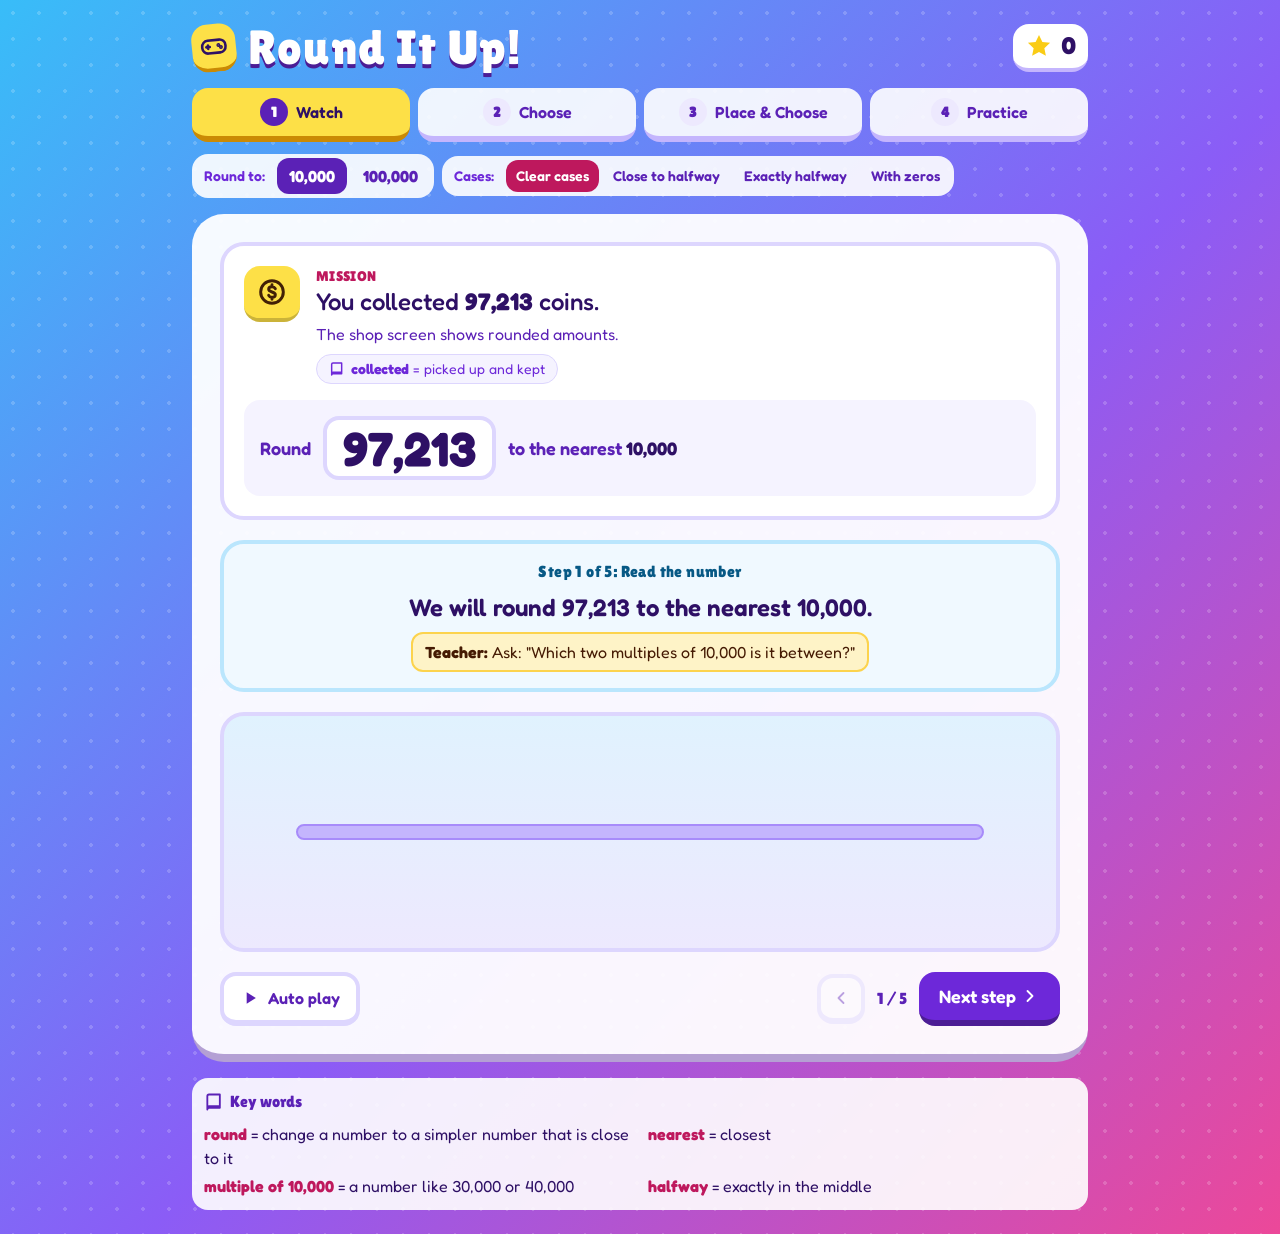
<file: assets/playground/apps/round-it-up.html>
<!doctype html>
<html lang="en-GB"><head><meta charset="utf-8"><meta name="viewport" content="width=device-width,initial-scale=1">
<title>Round It Up!</title>
<!-- Built by Claude (AI) from James's RoundIt code and brief. Self-contained: runs offline. -->
<style>@font-face{font-family:Fredoka;font-weight:400;font-display:swap;src:url([data-uri]) format("woff2")}@font-face{font-family:Fredoka;font-weight:500;font-display:swap;src:url([data-uri]) format("woff2")}@font-face{font-family:Fredoka;font-weight:600;font-display:swap;src:url([data-uri]) format("woff2")}@font-face{font-family:Fredoka;font-weight:700;font-display:swap;src:url([data-uri]) format("woff2")}@font-face{font-family:"Lilita One";font-weight:400;font-display:swap;src:url([data-uri]) format("woff2")}*,:after,:before{--tw-border-spacing-x:0;--tw-border-spacing-y:0;--tw-translate-x:0;--tw-translate-y:0;--tw-rotate:0;--tw-skew-x:0;--tw-skew-y:0;--tw-scale-x:1;--tw-scale-y:1;--tw-pan-x: ;--tw-pan-y: ;--tw-pinch-zoom: ;--tw-scroll-snap-strictness:proximity;--tw-gradient-from-position: ;--tw-gradient-via-position: ;--tw-gradient-to-position: ;--tw-ordinal: ;--tw-slashed-zero: ;--tw-numeric-figure: ;--tw-numeric-spacing: ;--tw-numeric-fraction: ;--tw-ring-inset: ;--tw-ring-offset-width:0px;--tw-ring-offset-color:#fff;--tw-ring-color:rgba(59,130,246,.5);--tw-ring-offset-shadow:0 0 #0000;--tw-ring-shadow:0 0 #0000;--tw-shadow:0 0 #0000;--tw-shadow-colored:0 0 #0000;--tw-blur: ;--tw-brightness: ;--tw-contrast: ;--tw-grayscale: ;--tw-hue-rotate: ;--tw-invert: ;--tw-saturate: ;--tw-sepia: ;--tw-drop-shadow: ;--tw-backdrop-blur: ;--tw-backdrop-brightness: ;--tw-backdrop-contrast: ;--tw-backdrop-grayscale: ;--tw-backdrop-hue-rotate: ;--tw-backdrop-invert: ;--tw-backdrop-opacity: ;--tw-backdrop-saturate: ;--tw-backdrop-sepia: ;--tw-contain-size: ;--tw-contain-layout: ;--tw-contain-paint: ;--tw-contain-style: }::backdrop{--tw-border-spacing-x:0;--tw-border-spacing-y:0;--tw-translate-x:0;--tw-translate-y:0;--tw-rotate:0;--tw-skew-x:0;--tw-skew-y:0;--tw-scale-x:1;--tw-scale-y:1;--tw-pan-x: ;--tw-pan-y: ;--tw-pinch-zoom: ;--tw-scroll-snap-strictness:proximity;--tw-gradient-from-position: ;--tw-gradient-via-position: ;--tw-gradient-to-position: ;--tw-ordinal: ;--tw-slashed-zero: ;--tw-numeric-figure: ;--tw-numeric-spacing: ;--tw-numeric-fraction: ;--tw-ring-inset: ;--tw-ring-offset-width:0px;--tw-ring-offset-color:#fff;--tw-ring-color:rgba(59,130,246,.5);--tw-ring-offset-shadow:0 0 #0000;--tw-ring-shadow:0 0 #0000;--tw-shadow:0 0 #0000;--tw-shadow-colored:0 0 #0000;--tw-blur: ;--tw-brightness: ;--tw-contrast: ;--tw-grayscale: ;--tw-hue-rotate: ;--tw-invert: ;--tw-saturate: ;--tw-sepia: ;--tw-drop-shadow: ;--tw-backdrop-blur: ;--tw-backdrop-brightness: ;--tw-backdrop-contrast: ;--tw-backdrop-grayscale: ;--tw-backdrop-hue-rotate: ;--tw-backdrop-invert: ;--tw-backdrop-opacity: ;--tw-backdrop-saturate: ;--tw-backdrop-sepia: ;--tw-contain-size: ;--tw-contain-layout: ;--tw-contain-paint: ;--tw-contain-style: }/*! tailwindcss v3.4.19 | MIT License | https://tailwindcss.com*/*,:after,:before{box-sizing:border-box;border:0 solid #e5e7eb}:after,:before{--tw-content:""}:host,html{line-height:1.5;-webkit-text-size-adjust:100%;-moz-tab-size:4;-o-tab-size:4;tab-size:4;font-family:Fredoka,system-ui,sans-serif;font-feature-settings:normal;font-variation-settings:normal;-webkit-tap-highlight-color:transparent}body{margin:0;line-height:inherit}hr{height:0;color:inherit;border-top-width:1px}abbr:where([title]){-webkit-text-decoration:underline dotted;text-decoration:underline dotted}h1,h2,h3,h4,h5,h6{font-size:inherit;font-weight:inherit}a{color:inherit;text-decoration:inherit}b,strong{font-weight:bolder}code,kbd,pre,samp{font-family:ui-monospace,SFMono-Regular,Menlo,Monaco,Consolas,Liberation Mono,Courier New,monospace;font-feature-settings:normal;font-variation-settings:normal;font-size:1em}small{font-size:80%}sub,sup{font-size:75%;line-height:0;position:relative;vertical-align:baseline}sub{bottom:-.25em}sup{top:-.5em}table{text-indent:0;border-color:inherit;border-collapse:collapse}button,input,optgroup,select,textarea{font-family:inherit;font-feature-settings:inherit;font-variation-settings:inherit;font-size:100%;font-weight:inherit;line-height:inherit;letter-spacing:inherit;color:inherit;margin:0;padding:0}button,select{text-transform:none}button,input:where([type=button]),input:where([type=reset]),input:where([type=submit]){-webkit-appearance:button;background-color:transparent;background-image:none}:-moz-focusring{outline:auto}:-moz-ui-invalid{box-shadow:none}progress{vertical-align:baseline}::-webkit-inner-spin-button,::-webkit-outer-spin-button{height:auto}[type=search]{-webkit-appearance:textfield;outline-offset:-2px}::-webkit-search-decoration{-webkit-appearance:none}::-webkit-file-upload-button{-webkit-appearance:button;font:inherit}summary{display:list-item}blockquote,dd,dl,figure,h1,h2,h3,h4,h5,h6,hr,p,pre{margin:0}fieldset{margin:0}fieldset,legend{padding:0}menu,ol,ul{list-style:none;margin:0;padding:0}dialog{padding:0}textarea{resize:vertical}input::-moz-placeholder,textarea::-moz-placeholder{opacity:1;color:#9ca3af}input::placeholder,textarea::placeholder{opacity:1;color:#9ca3af}[role=button],button{cursor:pointer}:disabled{cursor:default}audio,canvas,embed,iframe,img,object,svg,video{display:block;vertical-align:middle}img,video{max-width:100%;height:auto}[hidden]:where(:not([hidden=until-found])){display:none}.pointer-events-none{pointer-events:none}.visible{visibility:visible}.absolute{position:absolute}.relative{position:relative}.bottom-full{bottom:100%}.left-0{left:0}.left-1\/2{left:50%}.left-\[4\.5rem\]{left:4.5rem}.right-0{right:0}.right-\[4\.5rem\]{right:4.5rem}.top-1\/2{top:50%}.top-full{top:100%}.z-10{z-index:10}.z-20{z-index:20}.mx-0\.5{margin-left:.125rem;margin-right:.125rem}.mx-auto{margin-left:auto;margin-right:auto}.my-2{margin-top:.5rem;margin-bottom:.5rem}.mb-1{margin-bottom:.25rem}.mb-2{margin-bottom:.5rem}.mb-3{margin-bottom:.75rem}.mb-4{margin-bottom:1rem}.mt-1{margin-top:.25rem}.mt-2{margin-top:.5rem}.mt-4{margin-top:1rem}.mt-8{margin-top:2rem}.inline-block{display:inline-block}.flex{display:flex}.inline-flex{display:inline-flex}.grid{display:grid}.hidden{display:none}.h-0{height:0}.h-10{height:2.5rem}.h-12{height:3rem}.h-14{height:3.5rem}.h-4{height:1rem}.h-5{height:1.25rem}.h-6{height:1.5rem}.h-7{height:1.75rem}.h-8{height:2rem}.min-h-\[240px\]{min-height:240px}.min-h-screen{min-height:100vh}.w-0{width:0}.w-1\.5{width:.375rem}.w-14{width:3.5rem}.w-2\.5{width:.625rem}.w-4{width:1rem}.w-5{width:1.25rem}.w-6{width:1.5rem}.w-7{width:1.75rem}.w-8{width:2rem}.w-full{width:100%}.min-w-0{min-width:0}.max-w-4xl{max-width:56rem}.flex-1{flex:1 1 0%}.shrink-0{flex-shrink:0}.-translate-x-1\/2{--tw-translate-x:-50%}.-translate-x-1\/2,.-translate-y-1\/2{transform:translate(var(--tw-translate-x),var(--tw-translate-y)) rotate(var(--tw-rotate)) skewX(var(--tw-skew-x)) skewY(var(--tw-skew-y)) scaleX(var(--tw-scale-x)) scaleY(var(--tw-scale-y))}.-translate-y-1\/2{--tw-translate-y:-50%}.translate-x-1\/2{--tw-translate-x:50%}.-rotate-6,.translate-x-1\/2{transform:translate(var(--tw-translate-x),var(--tw-translate-y)) rotate(var(--tw-rotate)) skewX(var(--tw-skew-x)) skewY(var(--tw-skew-y)) scaleX(var(--tw-scale-x)) scaleY(var(--tw-scale-y))}.-rotate-6{--tw-rotate:-6deg}.scale-110{--tw-scale-x:1.1;--tw-scale-y:1.1}.scale-110,.transform{transform:translate(var(--tw-translate-x),var(--tw-translate-y)) rotate(var(--tw-rotate)) skewX(var(--tw-skew-x)) skewY(var(--tw-skew-y)) scaleX(var(--tw-scale-x)) scaleY(var(--tw-scale-y))}@keyframes bounce{0%,to{transform:translateY(-25%);animation-timing-function:cubic-bezier(.8,0,1,1)}50%{transform:none;animation-timing-function:cubic-bezier(0,0,.2,1)}}.animate-bounce{animation:bounce 1s infinite}.cursor-pointer{cursor:pointer}.select-none{-webkit-user-select:none;-moz-user-select:none;user-select:none}.grid-cols-1{grid-template-columns:repeat(1,minmax(0,1fr))}.grid-cols-2{grid-template-columns:repeat(2,minmax(0,1fr))}.flex-col{flex-direction:column}.flex-wrap{flex-wrap:wrap}.items-start{align-items:flex-start}.items-end{align-items:flex-end}.items-center{align-items:center}.justify-center{justify-content:center}.justify-between{justify-content:space-between}.gap-1{gap:.25rem}.gap-1\.5{gap:.375rem}.gap-2{gap:.5rem}.gap-3{gap:.75rem}.gap-4{gap:1rem}.gap-x-3{-moz-column-gap:.75rem;column-gap:.75rem}.gap-x-4{-moz-column-gap:1rem;column-gap:1rem}.gap-y-1{row-gap:.25rem}.space-y-5>:not([hidden])~:not([hidden]){--tw-space-y-reverse:0;margin-top:calc(1.25rem*(1 - var(--tw-space-y-reverse)));margin-bottom:calc(1.25rem*var(--tw-space-y-reverse))}.overflow-visible{overflow:visible}.overflow-x-auto{overflow-x:auto}.whitespace-nowrap{white-space:nowrap}.rounded{border-radius:.25rem}.rounded-2xl{border-radius:1rem}.rounded-3xl{border-radius:1.5rem}.rounded-\[2rem\]{border-radius:2rem}.rounded-full{border-radius:9999px}.rounded-lg{border-radius:.5rem}.rounded-xl{border-radius:.75rem}.border{border-width:1px}.border-2{border-width:2px}.border-4{border-width:4px}.border-b-4{border-bottom-width:4px}.border-b-8{border-bottom-width:8px}.border-b-\[6px\]{border-bottom-width:6px}.border-l-\[8px\]{border-left-width:8px}.border-r-\[8px\]{border-right-width:8px}.border-t-\[8px\]{border-top-width:8px}.border-amber-300{--tw-border-opacity:1;border-color:rgb(252 211 77/var(--tw-border-opacity,1))}.border-amber-400{--tw-border-opacity:1;border-color:rgb(251 191 36/var(--tw-border-opacity,1))}.border-amber-500{--tw-border-opacity:1;border-color:rgb(245 158 11/var(--tw-border-opacity,1))}.border-black\/20{border-color:rgba(0,0,0,.2)}.border-green-400{--tw-border-opacity:1;border-color:rgb(74 222 128/var(--tw-border-opacity,1))}.border-green-700{--tw-border-opacity:1;border-color:rgb(21 128 61/var(--tw-border-opacity,1))}.border-green-900{--tw-border-opacity:1;border-color:rgb(20 83 45/var(--tw-border-opacity,1))}.border-pink-900{--tw-border-opacity:1;border-color:rgb(131 24 67/var(--tw-border-opacity,1))}.border-red-300{--tw-border-opacity:1;border-color:rgb(252 165 165/var(--tw-border-opacity,1))}.border-sky-200{--tw-border-opacity:1;border-color:rgb(186 230 253/var(--tw-border-opacity,1))}.border-violet-200{--tw-border-opacity:1;border-color:rgb(221 214 254/var(--tw-border-opacity,1))}.border-violet-300{--tw-border-opacity:1;border-color:rgb(196 181 253/var(--tw-border-opacity,1))}.border-violet-400{--tw-border-opacity:1;border-color:rgb(167 139 250/var(--tw-border-opacity,1))}.border-violet-900{--tw-border-opacity:1;border-color:rgb(76 29 149/var(--tw-border-opacity,1))}.border-violet-900\/40{border-color:rgba(76,29,149,.4)}.border-white{--tw-border-opacity:1;border-color:rgb(255 255 255/var(--tw-border-opacity,1))}.border-yellow-500{--tw-border-opacity:1;border-color:rgb(234 179 8/var(--tw-border-opacity,1))}.border-yellow-600{--tw-border-opacity:1;border-color:rgb(202 138 4/var(--tw-border-opacity,1))}.border-l-transparent{border-left-color:transparent}.border-r-transparent{border-right-color:transparent}.border-t-green-700{--tw-border-opacity:1;border-top-color:rgb(21 128 61/var(--tw-border-opacity,1))}.border-t-pink-700{--tw-border-opacity:1;border-top-color:rgb(190 24 93/var(--tw-border-opacity,1))}.border-t-red-700{--tw-border-opacity:1;border-top-color:rgb(185 28 28/var(--tw-border-opacity,1))}.bg-amber-100{--tw-bg-opacity:1;background-color:rgb(254 243 199/var(--tw-bg-opacity,1))}.bg-amber-300{--tw-bg-opacity:1;background-color:rgb(252 211 77/var(--tw-bg-opacity,1))}.bg-amber-400{--tw-bg-opacity:1;background-color:rgb(251 191 36/var(--tw-bg-opacity,1))}.bg-amber-500{--tw-bg-opacity:1;background-color:rgb(245 158 11/var(--tw-bg-opacity,1))}.bg-amber-600{--tw-bg-opacity:1;background-color:rgb(217 119 6/var(--tw-bg-opacity,1))}.bg-green-100{--tw-bg-opacity:1;background-color:rgb(220 252 231/var(--tw-bg-opacity,1))}.bg-green-200{--tw-bg-opacity:1;background-color:rgb(187 247 208/var(--tw-bg-opacity,1))}.bg-green-600{--tw-bg-opacity:1;background-color:rgb(22 163 74/var(--tw-bg-opacity,1))}.bg-green-700{--tw-bg-opacity:1;background-color:rgb(21 128 61/var(--tw-bg-opacity,1))}.bg-lime-400{--tw-bg-opacity:1;background-color:rgb(163 230 53/var(--tw-bg-opacity,1))}.bg-pink-400{--tw-bg-opacity:1;background-color:rgb(244 114 182/var(--tw-bg-opacity,1))}.bg-pink-700{--tw-bg-opacity:1;background-color:rgb(190 24 93/var(--tw-bg-opacity,1))}.bg-red-100{--tw-bg-opacity:1;background-color:rgb(254 226 226/var(--tw-bg-opacity,1))}.bg-red-700{--tw-bg-opacity:1;background-color:rgb(185 28 28/var(--tw-bg-opacity,1))}.bg-sky-400{--tw-bg-opacity:1;background-color:rgb(56 189 248/var(--tw-bg-opacity,1))}.bg-sky-50{--tw-bg-opacity:1;background-color:rgb(240 249 255/var(--tw-bg-opacity,1))}.bg-violet-100{--tw-bg-opacity:1;background-color:rgb(237 233 254/var(--tw-bg-opacity,1))}.bg-violet-300{--tw-bg-opacity:1;background-color:rgb(196 181 253/var(--tw-bg-opacity,1))}.bg-violet-400{--tw-bg-opacity:1;background-color:rgb(167 139 250/var(--tw-bg-opacity,1))}.bg-violet-50{--tw-bg-opacity:1;background-color:rgb(245 243 255/var(--tw-bg-opacity,1))}.bg-violet-700{--tw-bg-opacity:1;background-color:rgb(109 40 217/var(--tw-bg-opacity,1))}.bg-violet-800{--tw-bg-opacity:1;background-color:rgb(91 33 182/var(--tw-bg-opacity,1))}.bg-white{--tw-bg-opacity:1;background-color:rgb(255 255 255/var(--tw-bg-opacity,1))}.bg-white\/90{background-color:hsla(0,0%,100%,.9)}.bg-white\/95{background-color:hsla(0,0%,100%,.95)}.bg-yellow-300{--tw-bg-opacity:1;background-color:rgb(253 224 71/var(--tw-bg-opacity,1))}.bg-gradient-to-b{background-image:linear-gradient(to bottom,var(--tw-gradient-stops))}.bg-gradient-to-br{background-image:linear-gradient(to bottom right,var(--tw-gradient-stops))}.from-sky-100{--tw-gradient-from:#e0f2fe var(--tw-gradient-from-position);--tw-gradient-to:rgba(224,242,254,0) var(--tw-gradient-to-position);--tw-gradient-stops:var(--tw-gradient-from),var(--tw-gradient-to)}.from-sky-400{--tw-gradient-from:#38bdf8 var(--tw-gradient-from-position);--tw-gradient-to:rgba(56,189,248,0) var(--tw-gradient-to-position);--tw-gradient-stops:var(--tw-gradient-from),var(--tw-gradient-to)}.via-violet-500{--tw-gradient-to:rgba(139,92,246,0) var(--tw-gradient-to-position);--tw-gradient-stops:var(--tw-gradient-from),#8b5cf6 var(--tw-gradient-via-position),var(--tw-gradient-to)}.to-pink-500{--tw-gradient-to:#ec4899 var(--tw-gradient-to-position)}.to-violet-100{--tw-gradient-to:#ede9fe var(--tw-gradient-to-position)}.p-1{padding:.25rem}.p-1\.5{padding:.375rem}.p-2{padding:.5rem}.p-2\.5{padding:.625rem}.p-3{padding:.75rem}.p-4{padding:1rem}.px-1{padding-left:.25rem;padding-right:.25rem}.px-1\.5{padding-left:.375rem;padding-right:.375rem}.px-2{padding-left:.5rem;padding-right:.5rem}.px-2\.5{padding-left:.625rem;padding-right:.625rem}.px-3{padding-left:.75rem;padding-right:.75rem}.px-4{padding-left:1rem;padding-right:1rem}.px-5{padding-left:1.25rem;padding-right:1.25rem}.py-0\.5{padding-top:.125rem;padding-bottom:.125rem}.py-1{padding-top:.25rem;padding-bottom:.25rem}.py-1\.5{padding-top:.375rem;padding-bottom:.375rem}.py-2{padding-top:.5rem;padding-bottom:.5rem}.py-2\.5{padding-top:.625rem;padding-bottom:.625rem}.py-4{padding-top:1rem;padding-bottom:1rem}.pb-6{padding-bottom:1.5rem}.pt-24{padding-top:6rem}.text-center{text-align:center}.font-display{font-family:Lilita One,Fredoka,sans-serif}.font-sans{font-family:Fredoka,system-ui,sans-serif}.text-2xl{font-size:1.5rem;line-height:2rem}.text-3xl{font-size:1.875rem;line-height:2.25rem}.text-4xl{font-size:2.25rem;line-height:2.5rem}.text-base{font-size:1rem;line-height:1.5rem}.text-lg{font-size:1.125rem;line-height:1.75rem}.text-sm{font-size:.875rem;line-height:1.25rem}.text-xl{font-size:1.25rem;line-height:1.75rem}.text-xs{font-size:.75rem;line-height:1rem}.font-bold{font-weight:700}.font-medium{font-weight:500}.font-semibold{font-weight:600}.uppercase{text-transform:uppercase}.tabular-nums{--tw-numeric-spacing:tabular-nums;font-variant-numeric:var(--tw-ordinal) var(--tw-slashed-zero) var(--tw-numeric-figure) var(--tw-numeric-spacing) var(--tw-numeric-fraction)}.leading-snug{line-height:1.375}.tracking-wide{letter-spacing:.025em}.text-amber-950{--tw-text-opacity:1;color:rgb(69 26 3/var(--tw-text-opacity,1))}.text-green-900{--tw-text-opacity:1;color:rgb(20 83 45/var(--tw-text-opacity,1))}.text-green-950{--tw-text-opacity:1;color:rgb(5 46 22/var(--tw-text-opacity,1))}.text-lime-950{--tw-text-opacity:1;color:rgb(26 46 5/var(--tw-text-opacity,1))}.text-pink-700{--tw-text-opacity:1;color:rgb(190 24 93/var(--tw-text-opacity,1))}.text-pink-950{--tw-text-opacity:1;color:rgb(80 7 36/var(--tw-text-opacity,1))}.text-red-950{--tw-text-opacity:1;color:rgb(69 10 10/var(--tw-text-opacity,1))}.text-sky-800{--tw-text-opacity:1;color:rgb(7 89 133/var(--tw-text-opacity,1))}.text-sky-950{--tw-text-opacity:1;color:rgb(8 47 73/var(--tw-text-opacity,1))}.text-violet-700{--tw-text-opacity:1;color:rgb(109 40 217/var(--tw-text-opacity,1))}.text-violet-800{--tw-text-opacity:1;color:rgb(91 33 182/var(--tw-text-opacity,1))}.text-violet-950{--tw-text-opacity:1;color:rgb(46 16 101/var(--tw-text-opacity,1))}.text-white{--tw-text-opacity:1;color:rgb(255 255 255/var(--tw-text-opacity,1))}.text-yellow-400{--tw-text-opacity:1;color:rgb(250 204 21/var(--tw-text-opacity,1))}.text-yellow-500{--tw-text-opacity:1;color:rgb(234 179 8/var(--tw-text-opacity,1))}.text-yellow-950{--tw-text-opacity:1;color:rgb(66 32 6/var(--tw-text-opacity,1))}.shadow-\[0_3px_0_\#ca8a04\]{--tw-shadow:0 3px 0 #ca8a04;--tw-shadow-colored:0 3px 0 var(--tw-shadow-color)}.shadow-\[0_3px_0_\#ca8a04\],.shadow-lg{box-shadow:var(--tw-ring-offset-shadow,0 0 #0000),var(--tw-ring-shadow,0 0 #0000),var(--tw-shadow)}.shadow-lg{--tw-shadow:0 10px 15px -3px rgba(0,0,0,.1),0 4px 6px -4px rgba(0,0,0,.1);--tw-shadow-colored:0 10px 15px -3px var(--tw-shadow-color),0 4px 6px -4px var(--tw-shadow-color)}.shadow-md{--tw-shadow:0 4px 6px -1px rgba(0,0,0,.1),0 2px 4px -2px rgba(0,0,0,.1);--tw-shadow-colored:0 4px 6px -1px var(--tw-shadow-color),0 2px 4px -2px var(--tw-shadow-color);box-shadow:var(--tw-ring-offset-shadow,0 0 #0000),var(--tw-ring-shadow,0 0 #0000),var(--tw-shadow)}.ring-4{--tw-ring-offset-shadow:var(--tw-ring-inset) 0 0 0 var(--tw-ring-offset-width) var(--tw-ring-offset-color);--tw-ring-shadow:var(--tw-ring-inset) 0 0 0 calc(4px + var(--tw-ring-offset-width)) var(--tw-ring-color);box-shadow:var(--tw-ring-offset-shadow),var(--tw-ring-shadow),var(--tw-shadow,0 0 #0000)}.ring-green-300{--tw-ring-opacity:1;--tw-ring-color:rgb(134 239 172/var(--tw-ring-opacity,1))}.transition-all{transition-property:all;transition-timing-function:cubic-bezier(.4,0,.2,1);transition-duration:.15s}.duration-700{transition-duration:.7s}.ease-out{transition-timing-function:cubic-bezier(0,0,.2,1)}.hover\:bg-violet-100:hover{--tw-bg-opacity:1;background-color:rgb(237 233 254/var(--tw-bg-opacity,1))}.hover\:bg-violet-50:hover{--tw-bg-opacity:1;background-color:rgb(245 243 255/var(--tw-bg-opacity,1))}.hover\:bg-white:hover{--tw-bg-opacity:1;background-color:rgb(255 255 255/var(--tw-bg-opacity,1))}.focus\:outline-none:focus{outline:2px solid transparent;outline-offset:2px}.focus-visible\:ring-4:focus-visible{--tw-ring-offset-shadow:var(--tw-ring-inset) 0 0 0 var(--tw-ring-offset-width) var(--tw-ring-offset-color);--tw-ring-shadow:var(--tw-ring-inset) 0 0 0 calc(4px + var(--tw-ring-offset-width)) var(--tw-ring-color);box-shadow:var(--tw-ring-offset-shadow),var(--tw-ring-shadow),var(--tw-shadow,0 0 #0000)}.focus-visible\:ring-pink-400:focus-visible{--tw-ring-opacity:1;--tw-ring-color:rgb(244 114 182/var(--tw-ring-opacity,1))}.active\:translate-y-1:active{--tw-translate-y:0.25rem;transform:translate(var(--tw-translate-x),var(--tw-translate-y)) rotate(var(--tw-rotate)) skewX(var(--tw-skew-x)) skewY(var(--tw-skew-y)) scaleX(var(--tw-scale-x)) scaleY(var(--tw-scale-y))}.active\:border-b-2:active{border-bottom-width:2px}.disabled\:opacity-40:disabled{opacity:.4}@media (min-width:640px){.sm\:grid-cols-2{grid-template-columns:repeat(2,minmax(0,1fr))}.sm\:flex-row{flex-direction:row}.sm\:p-4{padding:1rem}.sm\:p-5{padding:1.25rem}.sm\:p-6{padding:1.5rem}.sm\:p-7{padding:1.75rem}.sm\:px-10{padding-left:2.5rem;padding-right:2.5rem}.sm\:px-6{padding-left:1.5rem;padding-right:1.5rem}.sm\:py-3{padding-top:.75rem;padding-bottom:.75rem}.sm\:text-2xl{font-size:1.5rem;line-height:2rem}.sm\:text-3xl{font-size:1.875rem;line-height:2.25rem}.sm\:text-5xl{font-size:3rem;line-height:1}}@media (min-width:768px){.md\:flex{display:flex}.md\:grid-cols-4{grid-template-columns:repeat(4,minmax(0,1fr))}}</style></head>
<body><div id="root"></div><script>(()=>{var Nd=Object.create;var Nu=Object.defineProperty;var _d=Object.getOwnPropertyDescriptor;var Pd=Object.getOwnPropertyNames;var zd=Object.getPrototypeOf,Ld=Object.prototype.hasOwnProperty;var Dt=(e,t)=>()=>{try{return t||e((t={exports:{}}).exports,t),t.exports}catch(n){throw t=0,n}};var Md=(e,t,n,r)=>{if(t&&typeof t=="object"||typeof t=="function")for(let l of Pd(t))!Ld.call(e,l)&&l!==n&&Nu(e,l,{get:()=>t[l],enumerable:!(r=_d(t,l))||r.enumerable});return e};var eo=(e,t,n)=>(n=e!=null?Nd(zd(e)):{},Md(t||!e||!e.__esModule?Nu(n,"default",{value:e,enumerable:!0}):n,e));var $u=Dt(L=>{"use strict";var On=Symbol.for("react.element"),Td=Symbol.for("react.portal"),Id=Symbol.for("react.fragment"),Od=Symbol.for("react.strict_mode"),Dd=Symbol.for("react.profiler"),Fd=Symbol.for("react.provider"),jd=Symbol.for("react.context"),$d=Symbol.for("react.forward_ref"),Ud=Symbol.for("react.suspense"),Ad=Symbol.for("react.memo"),Hd=Symbol.for("react.lazy"),_u=Symbol.iterator;function Vd(e){return e===null||typeof e!="object"?null:(e=_u&&e[_u]||e["@@iterator"],typeof e=="function"?e:null)}var Lu={isMounted:function(){return!1},enqueueForceUpdate:function(){},enqueueReplaceState:function(){},enqueueSetState:function(){}},Mu=Object.assign,Tu={};function bt(e,t,n){this.props=e,this.context=t,this.refs=Tu,this.updater=n||Lu}bt.prototype.isReactComponent={};bt.prototype.setState=function(e,t){if(typeof e!="object"&&typeof e!="function"&&e!=null)throw Error("setState(...): takes an object of state variables to update or a function which returns an object of state variables.");this.updater.enqueueSetState(this,e,t,"setState")};bt.prototype.forceUpdate=function(e){this.updater.enqueueForceUpdate(this,e,"forceUpdate")};function Iu(){}Iu.prototype=bt.prototype;function no(e,t,n){this.props=e,this.context=t,this.refs=Tu,this.updater=n||Lu}var ro=no.prototype=new Iu;ro.constructor=no;Mu(ro,bt.prototype);ro.isPureReactComponent=!0;var Pu=Array.isArray,Ou=Object.prototype.hasOwnProperty,lo={current:null},Du={key:!0,ref:!0,__self:!0,__source:!0};function Fu(e,t,n){var r,l={},o=null,i=null;if(t!=null)for(r in t.ref!==void 0&&(i=t.ref),t.key!==void 0&&(o=""+t.key),t)Ou.call(t,r)&&!Du.hasOwnProperty(r)&&(l[r]=t[r]);var u=arguments.length-2;if(u===1)l.children=n;else if(1<u){for(var s=Array(u),d=0;d<u;d++)s[d]=arguments[d+2];l.children=s}if(e&&e.defaultProps)for(r in u=e.defaultProps,u)l[r]===void 0&&(l[r]=u[r]);return{$$typeof:On,type:e,key:o,ref:i,props:l,_owner:lo.current}}function Wd(e,t){return{$$typeof:On,type:e.type,key:t,ref:e.ref,props:e.props,_owner:e._owner}}function oo(e){return typeof e=="object"&&e!==null&&e.$$typeof===On}function Bd(e){var t={"=":"=0",":":"=2"};return"$"+e.replace(/[=:]/g,function(n){return t[n]})}var zu=/\/+/g;function to(e,t){return typeof e=="object"&&e!==null&&e.key!=null?Bd(""+e.key):t.toString(36)}function Lr(e,t,n,r,l){var o=typeof e;(o==="undefined"||o==="boolean")&&(e=null);var i=!1;if(e===null)i=!0;else switch(o){case"string":case"number":i=!0;break;case"object":switch(e.$$typeof){case On:case Td:i=!0}}if(i)return i=e,l=l(i),e=r===""?"."+to(i,0):r,Pu(l)?(n="",e!=null&&(n=e.replace(zu,"$&/")+"/"),Lr(l,t,n,"",function(d){return d})):l!=null&&(oo(l)&&(l=Wd(l,n+(!l.key||i&&i.key===l.key?"":(""+l.key).replace(zu,"$&/")+"/")+e)),t.push(l)),1;if(i=0,r=r===""?".":r+":",Pu(e))for(var u=0;u<e.length;u++){o=e[u];var s=r+to(o,u);i+=Lr(o,t,n,s,l)}else if(s=Vd(e),typeof s=="function")for(e=s.call(e),u=0;!(o=e.next()).done;)o=o.value,s=r+to(o,u++),i+=Lr(o,t,n,s,l);else if(o==="object")throw t=String(e),Error("Objects are not valid as a React child (found: "+(t==="[object Object]"?"object with keys {"+Object.keys(e).join(", ")+"}":t)+"). If you meant to render a collection of children, use an array instead.");return i}function zr(e,t,n){if(e==null)return e;var r=[],l=0;return Lr(e,r,"","",function(o){return t.call(n,o,l++)}),r}function Qd(e){if(e._status===-1){var t=e._result;t=t(),t.then(function(n){(e._status===0||e._status===-1)&&(e._status=1,e._result=n)},function(n){(e._status===0||e._status===-1)&&(e._status=2,e._result=n)}),e._status===-1&&(e._status=0,e._result=t)}if(e._status===1)return e._result.default;throw e._result}var se={current:null},Mr={transition:null},Kd={ReactCurrentDispatcher:se,ReactCurrentBatchConfig:Mr,ReactCurrentOwner:lo};function ju(){throw Error("act(...) is not supported in production builds of React.")}L.Children={map:zr,forEach:function(e,t,n){zr(e,function(){t.apply(this,arguments)},n)},count:function(e){var t=0;return zr(e,function(){t++}),t},toArray:function(e){return zr(e,function(t){return t})||[]},only:function(e){if(!oo(e))throw Error("React.Children.only expected to receive a single React element child.");return e}};L.Component=bt;L.Fragment=Id;L.Profiler=Dd;L.PureComponent=no;L.StrictMode=Od;L.Suspense=Ud;L.__SECRET_INTERNALS_DO_NOT_USE_OR_YOU_WILL_BE_FIRED=Kd;L.act=ju;L.cloneElement=function(e,t,n){if(e==null)throw Error("React.cloneElement(...): The argument must be a React element, but you passed "+e+".");var r=Mu({},e.props),l=e.key,o=e.ref,i=e._owner;if(t!=null){if(t.ref!==void 0&&(o=t.ref,i=lo.current),t.key!==void 0&&(l=""+t.key),e.type&&e.type.defaultProps)var u=e.type.defaultProps;for(s in t)Ou.call(t,s)&&!Du.hasOwnProperty(s)&&(r[s]=t[s]===void 0&&u!==void 0?u[s]:t[s])}var s=arguments.length-2;if(s===1)r.children=n;else if(1<s){u=Array(s);for(var d=0;d<s;d++)u[d]=arguments[d+2];r.children=u}return{$$typeof:On,type:e.type,key:l,ref:o,props:r,_owner:i}};L.createContext=function(e){return e={$$typeof:jd,_currentValue:e,_currentValue2:e,_threadCount:0,Provider:null,Consumer:null,_defaultValue:null,_globalName:null},e.Provider={$$typeof:Fd,_context:e},e.Consumer=e};L.createElement=Fu;L.createFactory=function(e){var t=Fu.bind(null,e);return t.type=e,t};L.createRef=function(){return{current:null}};L.forwardRef=function(e){return{$$typeof:$d,render:e}};L.isValidElement=oo;L.lazy=function(e){return{$$typeof:Hd,_payload:{_status:-1,_result:e},_init:Qd}};L.memo=function(e,t){return{$$typeof:Ad,type:e,compare:t===void 0?null:t}};L.startTransition=function(e){var t=Mr.transition;Mr.transition={};try{e()}finally{Mr.transition=t}};L.unstable_act=ju;L.useCallback=function(e,t){return se.current.useCallback(e,t)};L.useContext=function(e){return se.current.useContext(e)};L.useDebugValue=function(){};L.useDeferredValue=function(e){return se.current.useDeferredValue(e)};L.useEffect=function(e,t){return se.current.useEffect(e,t)};L.useId=function(){return se.current.useId()};L.useImperativeHandle=function(e,t,n){return se.current.useImperativeHandle(e,t,n)};L.useInsertionEffect=function(e,t){return se.current.useInsertionEffect(e,t)};L.useLayoutEffect=function(e,t){return se.current.useLayoutEffect(e,t)};L.useMemo=function(e,t){return se.current.useMemo(e,t)};L.useReducer=function(e,t,n){return se.current.useReducer(e,t,n)};L.useRef=function(e){return se.current.useRef(e)};L.useState=function(e){return se.current.useState(e)};L.useSyncExternalStore=function(e,t,n){return se.current.useSyncExternalStore(e,t,n)};L.useTransition=function(){return se.current.useTransition()};L.version="18.3.1"});var Tr=Dt((g0,Uu)=>{"use strict";Uu.exports=$u()});var Gu=Dt(F=>{"use strict";function ao(e,t){var n=e.length;e.push(t);e:for(;0<n;){var r=n-1>>>1,l=e[r];if(0<Ir(l,t))e[r]=t,e[n]=l,n=r;else break e}}function je(e){return e.length===0?null:e[0]}function Dr(e){if(e.length===0)return null;var t=e[0],n=e.pop();if(n!==t){e[0]=n;e:for(var r=0,l=e.length,o=l>>>1;r<o;){var i=2*(r+1)-1,u=e[i],s=i+1,d=e[s];if(0>Ir(u,n))s<l&&0>Ir(d,u)?(e[r]=d,e[s]=n,r=s):(e[r]=u,e[i]=n,r=i);else if(s<l&&0>Ir(d,n))e[r]=d,e[s]=n,r=s;else break e}}return t}function Ir(e,t){var n=e.sortIndex-t.sortIndex;return n!==0?n:e.id-t.id}typeof performance=="object"&&typeof performance.now=="function"?(Au=performance,F.unstable_now=function(){return Au.now()}):(io=Date,Hu=io.now(),F.unstable_now=function(){return io.now()-Hu});var Au,io,Hu,Ye=[],ct=[],Yd=1,Pe=null,re=3,Fr=!1,Ft=!1,Fn=!1,Bu=typeof setTimeout=="function"?setTimeout:null,Qu=typeof clearTimeout=="function"?clearTimeout:null,Vu=typeof setImmediate<"u"?setImmediate:null;typeof navigator<"u"&&navigator.scheduling!==void 0&&navigator.scheduling.isInputPending!==void 0&&navigator.scheduling.isInputPending.bind(navigator.scheduling);function co(e){for(var t=je(ct);t!==null;){if(t.callback===null)Dr(ct);else if(t.startTime<=e)Dr(ct),t.sortIndex=t.expirationTime,ao(Ye,t);else break;t=je(ct)}}function fo(e){if(Fn=!1,co(e),!Ft)if(je(Ye)!==null)Ft=!0,mo(po);else{var t=je(ct);t!==null&&ho(fo,t.startTime-e)}}function po(e,t){Ft=!1,Fn&&(Fn=!1,Qu(jn),jn=-1),Fr=!0;var n=re;try{for(co(t),Pe=je(Ye);Pe!==null&&(!(Pe.expirationTime>t)||e&&!Xu());){var r=Pe.callback;if(typeof r=="function"){Pe.callback=null,re=Pe.priorityLevel;var l=r(Pe.expirationTime<=t);t=F.unstable_now(),typeof l=="function"?Pe.callback=l:Pe===je(Ye)&&Dr(Ye),co(t)}else Dr(Ye);Pe=je(Ye)}if(Pe!==null)var o=!0;else{var i=je(ct);i!==null&&ho(fo,i.startTime-t),o=!1}return o}finally{Pe=null,re=n,Fr=!1}}var jr=!1,Or=null,jn=-1,Ku=5,Yu=-1;function Xu(){return!(F.unstable_now()-Yu<Ku)}function uo(){if(Or!==null){var e=F.unstable_now();Yu=e;var t=!0;try{t=Or(!0,e)}finally{t?Dn():(jr=!1,Or=null)}}else jr=!1}var Dn;typeof Vu=="function"?Dn=function(){Vu(uo)}:typeof MessageChannel<"u"?(so=new MessageChannel,Wu=so.port2,so.port1.onmessage=uo,Dn=function(){Wu.postMessage(null)}):Dn=function(){Bu(uo,0)};var so,Wu;function mo(e){Or=e,jr||(jr=!0,Dn())}function ho(e,t){jn=Bu(function(){e(F.unstable_now())},t)}F.unstable_IdlePriority=5;F.unstable_ImmediatePriority=1;F.unstable_LowPriority=4;F.unstable_NormalPriority=3;F.unstable_Profiling=null;F.unstable_UserBlockingPriority=2;F.unstable_cancelCallback=function(e){e.callback=null};F.unstable_continueExecution=function(){Ft||Fr||(Ft=!0,mo(po))};F.unstable_forceFrameRate=function(e){0>e||125<e?console.error("forceFrameRate takes a positive int between 0 and 125, forcing frame rates higher than 125 fps is not supported"):Ku=0<e?Math.floor(1e3/e):5};F.unstable_getCurrentPriorityLevel=function(){return re};F.unstable_getFirstCallbackNode=function(){return je(Ye)};F.unstable_next=function(e){switch(re){case 1:case 2:case 3:var t=3;break;default:t=re}var n=re;re=t;try{return e()}finally{re=n}};F.unstable_pauseExecution=function(){};F.unstable_requestPaint=function(){};F.unstable_runWithPriority=function(e,t){switch(e){case 1:case 2:case 3:case 4:case 5:break;default:e=3}var n=re;re=e;try{return t()}finally{re=n}};F.unstable_scheduleCallback=function(e,t,n){var r=F.unstable_now();switch(typeof n=="object"&&n!==null?(n=n.delay,n=typeof n=="number"&&0<n?r+n:r):n=r,e){case 1:var l=-1;break;case 2:l=250;break;case 5:l=1073741823;break;case 4:l=1e4;break;default:l=5e3}return l=n+l,e={id:Yd++,callback:t,priorityLevel:e,startTime:n,expirationTime:l,sortIndex:-1},n>r?(e.sortIndex=n,ao(ct,e),je(Ye)===null&&e===je(ct)&&(Fn?(Qu(jn),jn=-1):Fn=!0,ho(fo,n-r))):(e.sortIndex=l,ao(Ye,e),Ft||Fr||(Ft=!0,mo(po))),e};F.unstable_shouldYield=Xu;F.unstable_wrapCallback=function(e){var t=re;return function(){var n=re;re=t;try{return e.apply(this,arguments)}finally{re=n}}}});var Ju=Dt((x0,Zu)=>{"use strict";Zu.exports=Gu()});var ed=Dt(Ce=>{"use strict";var Xd=Tr(),Se=Ju();function y(e){for(var t="https://reactjs.org/docs/error-decoder.html?invariant="+e,n=1;n<arguments.length;n++)t+="&args[]="+encodeURIComponent(arguments[n]);return"Minified React error #"+e+"; visit "+t+" for the full message or use the non-minified dev environment for full errors and additional helpful warnings."}var ra=new Set,lr={};function Gt(e,t){kn(e,t),kn(e+"Capture",t)}function kn(e,t){for(lr[e]=t,e=0;e<t.length;e++)ra.add(t[e])}var rt=!(typeof window>"u"||typeof window.document>"u"||typeof window.document.createElement>"u"),Uo=Object.prototype.hasOwnProperty,Gd=/^[:A-Z_a-z\u00C0-\u00D6\u00D8-\u00F6\u00F8-\u02FF\u0370-\u037D\u037F-\u1FFF\u200C-\u200D\u2070-\u218F\u2C00-\u2FEF\u3001-\uD7FF\uF900-\uFDCF\uFDF0-\uFFFD][:A-Z_a-z\u00C0-\u00D6\u00D8-\u00F6\u00F8-\u02FF\u0370-\u037D\u037F-\u1FFF\u200C-\u200D\u2070-\u218F\u2C00-\u2FEF\u3001-\uD7FF\uF900-\uFDCF\uFDF0-\uFFFD\-.0-9\u00B7\u0300-\u036F\u203F-\u2040]*$/,Ru={},qu={};function Zd(e){return Uo.call(qu,e)?!0:Uo.call(Ru,e)?!1:Gd.test(e)?qu[e]=!0:(Ru[e]=!0,!1)}function Jd(e,t,n,r){if(n!==null&&n.type===0)return!1;switch(typeof t){case"function":case"symbol":return!0;case"boolean":return r?!1:n!==null?!n.acceptsBooleans:(e=e.toLowerCase().slice(0,5),e!=="data-"&&e!=="aria-");default:return!1}}function Rd(e,t,n,r){if(t===null||typeof t>"u"||Jd(e,t,n,r))return!0;if(r)return!1;if(n!==null)switch(n.type){case 3:return!t;case 4:return t===!1;case 5:return isNaN(t);case 6:return isNaN(t)||1>t}return!1}function de(e,t,n,r,l,o,i){this.acceptsBooleans=t===2||t===3||t===4,this.attributeName=r,this.attributeNamespace=l,this.mustUseProperty=n,this.propertyName=e,this.type=t,this.sanitizeURL=o,this.removeEmptyString=i}var ne={};"children dangerouslySetInnerHTML defaultValue defaultChecked innerHTML suppressContentEditableWarning suppressHydrationWarning style".split(" ").forEach(function(e){ne[e]=new de(e,0,!1,e,null,!1,!1)});[["acceptCharset","accept-charset"],["className","class"],["htmlFor","for"],["httpEquiv","http-equiv"]].forEach(function(e){var t=e[0];ne[t]=new de(t,1,!1,e[1],null,!1,!1)});["contentEditable","draggable","spellCheck","value"].forEach(function(e){ne[e]=new de(e,2,!1,e.toLowerCase(),null,!1,!1)});["autoReverse","externalResourcesRequired","focusable","preserveAlpha"].forEach(function(e){ne[e]=new de(e,2,!1,e,null,!1,!1)});"allowFullScreen async autoFocus autoPlay controls default defer disabled disablePictureInPicture disableRemotePlayback formNoValidate hidden loop noModule noValidate open playsInline readOnly required reversed scoped seamless itemScope".split(" ").forEach(function(e){ne[e]=new de(e,3,!1,e.toLowerCase(),null,!1,!1)});["checked","multiple","muted","selected"].forEach(function(e){ne[e]=new de(e,3,!0,e,null,!1,!1)});["capture","download"].forEach(function(e){ne[e]=new de(e,4,!1,e,null,!1,!1)});["cols","rows","size","span"].forEach(function(e){ne[e]=new de(e,6,!1,e,null,!1,!1)});["rowSpan","start"].forEach(function(e){ne[e]=new de(e,5,!1,e.toLowerCase(),null,!1,!1)});var Mi=/[\-:]([a-z])/g;function Ti(e){return e[1].toUpperCase()}"accent-height alignment-baseline arabic-form baseline-shift cap-height clip-path clip-rule color-interpolation color-interpolation-filters color-profile color-rendering dominant-baseline enable-background fill-opacity fill-rule flood-color flood-opacity font-family font-size font-size-adjust font-stretch font-style font-variant font-weight glyph-name glyph-orientation-horizontal glyph-orientation-vertical horiz-adv-x horiz-origin-x image-rendering letter-spacing lighting-color marker-end marker-mid marker-start overline-position overline-thickness paint-order panose-1 pointer-events rendering-intent shape-rendering stop-color stop-opacity strikethrough-position strikethrough-thickness stroke-dasharray stroke-dashoffset stroke-linecap stroke-linejoin stroke-miterlimit stroke-opacity stroke-width text-anchor text-decoration text-rendering underline-position underline-thickness unicode-bidi unicode-range units-per-em v-alphabetic v-hanging v-ideographic v-mathematical vector-effect vert-adv-y vert-origin-x vert-origin-y word-spacing writing-mode xmlns:xlink x-height".split(" ").forEach(function(e){var t=e.replace(Mi,Ti);ne[t]=new de(t,1,!1,e,null,!1,!1)});"xlink:actuate xlink:arcrole xlink:role xlink:show xlink:title xlink:type".split(" ").forEach(function(e){var t=e.replace(Mi,Ti);ne[t]=new de(t,1,!1,e,"http://www.w3.org/1999/xlink",!1,!1)});["xml:base","xml:lang","xml:space"].forEach(function(e){var t=e.replace(Mi,Ti);ne[t]=new de(t,1,!1,e,"http://www.w3.org/XML/1998/namespace",!1,!1)});["tabIndex","crossOrigin"].forEach(function(e){ne[e]=new de(e,1,!1,e.toLowerCase(),null,!1,!1)});ne.xlinkHref=new de("xlinkHref",1,!1,"xlink:href","http://www.w3.org/1999/xlink",!0,!1);["src","href","action","formAction"].forEach(function(e){ne[e]=new de(e,1,!1,e.toLowerCase(),null,!0,!0)});function Ii(e,t,n,r){var l=ne.hasOwnProperty(t)?ne[t]:null;(l!==null?l.type!==0:r||!(2<t.length)||t[0]!=="o"&&t[0]!=="O"||t[1]!=="n"&&t[1]!=="N")&&(Rd(t,n,l,r)&&(n=null),r||l===null?Zd(t)&&(n===null?e.removeAttribute(t):e.setAttribute(t,""+n)):l.mustUseProperty?e[l.propertyName]=n===null?l.type===3?!1:"":n:(t=l.attributeName,r=l.attributeNamespace,n===null?e.removeAttribute(t):(l=l.type,n=l===3||l===4&&n===!0?"":""+n,r?e.setAttributeNS(r,t,n):e.setAttribute(t,n))))}var ut=Xd.__SECRET_INTERNALS_DO_NOT_USE_OR_YOU_WILL_BE_FIRED,$r=Symbol.for("react.element"),nn=Symbol.for("react.portal"),rn=Symbol.for("react.fragment"),Oi=Symbol.for("react.strict_mode"),Ao=Symbol.for("react.profiler"),la=Symbol.for("react.provider"),oa=Symbol.for("react.context"),Di=Symbol.for("react.forward_ref"),Ho=Symbol.for("react.suspense"),Vo=Symbol.for("react.suspense_list"),Fi=Symbol.for("react.memo"),ft=Symbol.for("react.lazy"),ia=Symbol.for("react.offscreen"),bu=Symbol.iterator;function $n(e){return e===null||typeof e!="object"?null:(e=bu&&e[bu]||e["@@iterator"],typeof e=="function"?e:null)}var B=Object.assign,vo;function Kn(e){if(vo===void 0)try{throw Error()}catch(n){var t=n.stack.trim().match(/\n( *(at )?)/);vo=t&&t[1]||""}return`
`+vo+e}var yo=!1;function go(e,t){if(!e||yo)return"";yo=!0;var n=Error.prepareStackTrace;Error.prepareStackTrace=void 0;try{if(t)if(t=function(){throw Error()},Object.defineProperty(t.prototype,"props",{set:function(){throw Error()}}),typeof Reflect=="object"&&Reflect.construct){try{Reflect.construct(t,[])}catch(d){var r=d}Reflect.construct(e,[],t)}else{try{t.call()}catch(d){r=d}e.call(t.prototype)}else{try{throw Error()}catch(d){r=d}e()}}catch(d){if(d&&r&&typeof d.stack=="string"){for(var l=d.stack.split(`
`),o=r.stack.split(`
`),i=l.length-1,u=o.length-1;1<=i&&0<=u&&l[i]!==o[u];)u--;for(;1<=i&&0<=u;i--,u--)if(l[i]!==o[u]){if(i!==1||u!==1)do if(i--,u--,0>u||l[i]!==o[u]){var s=`
`+l[i].replace(" at new "," at ");return e.displayName&&s.includes("<anonymous>")&&(s=s.replace("<anonymous>",e.displayName)),s}while(1<=i&&0<=u);break}}}finally{yo=!1,Error.prepareStackTrace=n}return(e=e?e.displayName||e.name:"")?Kn(e):""}function qd(e){switch(e.tag){case 5:return Kn(e.type);case 16:return Kn("Lazy");case 13:return Kn("Suspense");case 19:return Kn("SuspenseList");case 0:case 2:case 15:return e=go(e.type,!1),e;case 11:return e=go(e.type.render,!1),e;case 1:return e=go(e.type,!0),e;default:return""}}function Wo(e){if(e==null)return null;if(typeof e=="function")return e.displayName||e.name||null;if(typeof e=="string")return e;switch(e){case rn:return"Fragment";case nn:return"Portal";case Ao:return"Profiler";case Oi:return"StrictMode";case Ho:return"Suspense";case Vo:return"SuspenseList"}if(typeof e=="object")switch(e.$$typeof){case oa:return(e.displayName||"Context")+".Consumer";case la:return(e._context.displayName||"Context")+".Provider";case Di:var t=e.render;return e=e.displayName,e||(e=t.displayName||t.name||"",e=e!==""?"ForwardRef("+e+")":"ForwardRef"),e;case Fi:return t=e.displayName||null,t!==null?t:Wo(e.type)||"Memo";case ft:t=e._payload,e=e._init;try{return Wo(e(t))}catch{}}return null}function bd(e){var t=e.type;switch(e.tag){case 24:return"Cache";case 9:return(t.displayName||"Context")+".Consumer";case 10:return(t._context.displayName||"Context")+".Provider";case 18:return"DehydratedFragment";case 11:return e=t.render,e=e.displayName||e.name||"",t.displayName||(e!==""?"ForwardRef("+e+")":"ForwardRef");case 7:return"Fragment";case 5:return t;case 4:return"Portal";case 3:return"Root";case 6:return"Text";case 16:return Wo(t);case 8:return t===Oi?"StrictMode":"Mode";case 22:return"Offscreen";case 12:return"Profiler";case 21:return"Scope";case 13:return"Suspense";case 19:return"SuspenseList";case 25:return"TracingMarker";case 1:case 0:case 17:case 2:case 14:case 15:if(typeof t=="function")return t.displayName||t.name||null;if(typeof t=="string")return t}return null}function _t(e){switch(typeof e){case"boolean":case"number":case"string":case"undefined":return e;case"object":return e;default:return""}}function ua(e){var t=e.type;return(e=e.nodeName)&&e.toLowerCase()==="input"&&(t==="checkbox"||t==="radio")}function ef(e){var t=ua(e)?"checked":"value",n=Object.getOwnPropertyDescriptor(e.constructor.prototype,t),r=""+e[t];if(!e.hasOwnProperty(t)&&typeof n<"u"&&typeof n.get=="function"&&typeof n.set=="function"){var l=n.get,o=n.set;return Object.defineProperty(e,t,{configurable:!0,get:function(){return l.call(this)},set:function(i){r=""+i,o.call(this,i)}}),Object.defineProperty(e,t,{enumerable:n.enumerable}),{getValue:function(){return r},setValue:function(i){r=""+i},stopTracking:function(){e._valueTracker=null,delete e[t]}}}}function Ur(e){e._valueTracker||(e._valueTracker=ef(e))}function sa(e){if(!e)return!1;var t=e._valueTracker;if(!t)return!0;var n=t.getValue(),r="";return e&&(r=ua(e)?e.checked?"true":"false":e.value),e=r,e!==n?(t.setValue(e),!0):!1}function fl(e){if(e=e||(typeof document<"u"?document:void 0),typeof e>"u")return null;try{return e.activeElement||e.body}catch{return e.body}}function Bo(e,t){var n=t.checked;return B({},t,{defaultChecked:void 0,defaultValue:void 0,value:void 0,checked:n??e._wrapperState.initialChecked})}function es(e,t){var n=t.defaultValue==null?"":t.defaultValue,r=t.checked!=null?t.checked:t.defaultChecked;n=_t(t.value!=null?t.value:n),e._wrapperState={initialChecked:r,initialValue:n,controlled:t.type==="checkbox"||t.type==="radio"?t.checked!=null:t.value!=null}}function aa(e,t){t=t.checked,t!=null&&Ii(e,"checked",t,!1)}function Qo(e,t){aa(e,t);var n=_t(t.value),r=t.type;if(n!=null)r==="number"?(n===0&&e.value===""||e.value!=n)&&(e.value=""+n):e.value!==""+n&&(e.value=""+n);else if(r==="submit"||r==="reset"){e.removeAttribute("value");return}t.hasOwnProperty("value")?Ko(e,t.type,n):t.hasOwnProperty("defaultValue")&&Ko(e,t.type,_t(t.defaultValue)),t.checked==null&&t.defaultChecked!=null&&(e.defaultChecked=!!t.defaultChecked)}function ts(e,t,n){if(t.hasOwnProperty("value")||t.hasOwnProperty("defaultValue")){var r=t.type;if(!(r!=="submit"&&r!=="reset"||t.value!==void 0&&t.value!==null))return;t=""+e._wrapperState.initialValue,n||t===e.value||(e.value=t),e.defaultValue=t}n=e.name,n!==""&&(e.name=""),e.defaultChecked=!!e._wrapperState.initialChecked,n!==""&&(e.name=n)}function Ko(e,t,n){(t!=="number"||fl(e.ownerDocument)!==e)&&(n==null?e.defaultValue=""+e._wrapperState.initialValue:e.defaultValue!==""+n&&(e.defaultValue=""+n))}var Yn=Array.isArray;function hn(e,t,n,r){if(e=e.options,t){t={};for(var l=0;l<n.length;l++)t["$"+n[l]]=!0;for(n=0;n<e.length;n++)l=t.hasOwnProperty("$"+e[n].value),e[n].selected!==l&&(e[n].selected=l),l&&r&&(e[n].defaultSelected=!0)}else{for(n=""+_t(n),t=null,l=0;l<e.length;l++){if(e[l].value===n){e[l].selected=!0,r&&(e[l].defaultSelected=!0);return}t!==null||e[l].disabled||(t=e[l])}t!==null&&(t.selected=!0)}}function Yo(e,t){if(t.dangerouslySetInnerHTML!=null)throw Error(y(91));return B({},t,{value:void 0,defaultValue:void 0,children:""+e._wrapperState.initialValue})}function ns(e,t){var n=t.value;if(n==null){if(n=t.children,t=t.defaultValue,n!=null){if(t!=null)throw Error(y(92));if(Yn(n)){if(1<n.length)throw Error(y(93));n=n[0]}t=n}t==null&&(t=""),n=t}e._wrapperState={initialValue:_t(n)}}function ca(e,t){var n=_t(t.value),r=_t(t.defaultValue);n!=null&&(n=""+n,n!==e.value&&(e.value=n),t.defaultValue==null&&e.defaultValue!==n&&(e.defaultValue=n)),r!=null&&(e.defaultValue=""+r)}function rs(e){var t=e.textContent;t===e._wrapperState.initialValue&&t!==""&&t!==null&&(e.value=t)}function da(e){switch(e){case"svg":return"http://www.w3.org/2000/svg";case"math":return"http://www.w3.org/1998/Math/MathML";default:return"http://www.w3.org/1999/xhtml"}}function Xo(e,t){return e==null||e==="http://www.w3.org/1999/xhtml"?da(t):e==="http://www.w3.org/2000/svg"&&t==="foreignObject"?"http://www.w3.org/1999/xhtml":e}var Ar,fa=(function(e){return typeof MSApp<"u"&&MSApp.execUnsafeLocalFunction?function(t,n,r,l){MSApp.execUnsafeLocalFunction(function(){return e(t,n,r,l)})}:e})(function(e,t){if(e.namespaceURI!=="http://www.w3.org/2000/svg"||"innerHTML"in e)e.innerHTML=t;else{for(Ar=Ar||document.createElement("div"),Ar.innerHTML="<svg>"+t.valueOf().toString()+"</svg>",t=Ar.firstChild;e.firstChild;)e.removeChild(e.firstChild);for(;t.firstChild;)e.appendChild(t.firstChild)}});function or(e,t){if(t){var n=e.firstChild;if(n&&n===e.lastChild&&n.nodeType===3){n.nodeValue=t;return}}e.textContent=t}var Zn={animationIterationCount:!0,aspectRatio:!0,borderImageOutset:!0,borderImageSlice:!0,borderImageWidth:!0,boxFlex:!0,boxFlexGroup:!0,boxOrdinalGroup:!0,columnCount:!0,columns:!0,flex:!0,flexGrow:!0,flexPositive:!0,flexShrink:!0,flexNegative:!0,flexOrder:!0,gridArea:!0,gridRow:!0,gridRowEnd:!0,gridRowSpan:!0,gridRowStart:!0,gridColumn:!0,gridColumnEnd:!0,gridColumnSpan:!0,gridColumnStart:!0,fontWeight:!0,lineClamp:!0,lineHeight:!0,opacity:!0,order:!0,orphans:!0,tabSize:!0,widows:!0,zIndex:!0,zoom:!0,fillOpacity:!0,floodOpacity:!0,stopOpacity:!0,strokeDasharray:!0,strokeDashoffset:!0,strokeMiterlimit:!0,strokeOpacity:!0,strokeWidth:!0},tf=["Webkit","ms","Moz","O"];Object.keys(Zn).forEach(function(e){tf.forEach(function(t){t=t+e.charAt(0).toUpperCase()+e.substring(1),Zn[t]=Zn[e]})});function pa(e,t,n){return t==null||typeof t=="boolean"||t===""?"":n||typeof t!="number"||t===0||Zn.hasOwnProperty(e)&&Zn[e]?(""+t).trim():t+"px"}function ma(e,t){e=e.style;for(var n in t)if(t.hasOwnProperty(n)){var r=n.indexOf("--")===0,l=pa(n,t[n],r);n==="float"&&(n="cssFloat"),r?e.setProperty(n,l):e[n]=l}}var nf=B({menuitem:!0},{area:!0,base:!0,br:!0,col:!0,embed:!0,hr:!0,img:!0,input:!0,keygen:!0,link:!0,meta:!0,param:!0,source:!0,track:!0,wbr:!0});function Go(e,t){if(t){if(nf[e]&&(t.children!=null||t.dangerouslySetInnerHTML!=null))throw Error(y(137,e));if(t.dangerouslySetInnerHTML!=null){if(t.children!=null)throw Error(y(60));if(typeof t.dangerouslySetInnerHTML!="object"||!("__html"in t.dangerouslySetInnerHTML))throw Error(y(61))}if(t.style!=null&&typeof t.style!="object")throw Error(y(62))}}function Zo(e,t){if(e.indexOf("-")===-1)return typeof t.is=="string";switch(e){case"annotation-xml":case"color-profile":case"font-face":case"font-face-src":case"font-face-uri":case"font-face-format":case"font-face-name":case"missing-glyph":return!1;default:return!0}}var Jo=null;function ji(e){return e=e.target||e.srcElement||window,e.correspondingUseElement&&(e=e.correspondingUseElement),e.nodeType===3?e.parentNode:e}var Ro=null,vn=null,yn=null;function ls(e){if(e=Er(e)){if(typeof Ro!="function")throw Error(y(280));var t=e.stateNode;t&&(t=Hl(t),Ro(e.stateNode,e.type,t))}}function ha(e){vn?yn?yn.push(e):yn=[e]:vn=e}function va(){if(vn){var e=vn,t=yn;if(yn=vn=null,ls(e),t)for(e=0;e<t.length;e++)ls(t[e])}}function ya(e,t){return e(t)}function ga(){}var wo=!1;function wa(e,t,n){if(wo)return e(t,n);wo=!0;try{return ya(e,t,n)}finally{wo=!1,(vn!==null||yn!==null)&&(ga(),va())}}function ir(e,t){var n=e.stateNode;if(n===null)return null;var r=Hl(n);if(r===null)return null;n=r[t];e:switch(t){case"onClick":case"onClickCapture":case"onDoubleClick":case"onDoubleClickCapture":case"onMouseDown":case"onMouseDownCapture":case"onMouseMove":case"onMouseMoveCapture":case"onMouseUp":case"onMouseUpCapture":case"onMouseEnter":(r=!r.disabled)||(e=e.type,r=!(e==="button"||e==="input"||e==="select"||e==="textarea")),e=!r;break e;default:e=!1}if(e)return null;if(n&&typeof n!="function")throw Error(y(231,t,typeof n));return n}var qo=!1;if(rt)try{en={},Object.defineProperty(en,"passive",{get:function(){qo=!0}}),window.addEventListener("test",en,en),window.removeEventListener("test",en,en)}catch{qo=!1}var en;function rf(e,t,n,r,l,o,i,u,s){var d=Array.prototype.slice.call(arguments,3);try{t.apply(n,d)}catch(h){this.onError(h)}}var Jn=!1,pl=null,ml=!1,bo=null,lf={onError:function(e){Jn=!0,pl=e}};function of(e,t,n,r,l,o,i,u,s){Jn=!1,pl=null,rf.apply(lf,arguments)}function uf(e,t,n,r,l,o,i,u,s){if(of.apply(this,arguments),Jn){if(Jn){var d=pl;Jn=!1,pl=null}else throw Error(y(198));ml||(ml=!0,bo=d)}}function Zt(e){var t=e,n=e;if(e.alternate)for(;t.return;)t=t.return;else{e=t;do t=e,(t.flags&4098)!==0&&(n=t.return),e=t.return;while(e)}return t.tag===3?n:null}function xa(e){if(e.tag===13){var t=e.memoizedState;if(t===null&&(e=e.alternate,e!==null&&(t=e.memoizedState)),t!==null)return t.dehydrated}return null}function os(e){if(Zt(e)!==e)throw Error(y(188))}function sf(e){var t=e.alternate;if(!t){if(t=Zt(e),t===null)throw Error(y(188));return t!==e?null:e}for(var n=e,r=t;;){var l=n.return;if(l===null)break;var o=l.alternate;if(o===null){if(r=l.return,r!==null){n=r;continue}break}if(l.child===o.child){for(o=l.child;o;){if(o===n)return os(l),e;if(o===r)return os(l),t;o=o.sibling}throw Error(y(188))}if(n.return!==r.return)n=l,r=o;else{for(var i=!1,u=l.child;u;){if(u===n){i=!0,n=l,r=o;break}if(u===r){i=!0,r=l,n=o;break}u=u.sibling}if(!i){for(u=o.child;u;){if(u===n){i=!0,n=o,r=l;break}if(u===r){i=!0,r=o,n=l;break}u=u.sibling}if(!i)throw Error(y(189))}}if(n.alternate!==r)throw Error(y(190))}if(n.tag!==3)throw Error(y(188));return n.stateNode.current===n?e:t}function ka(e){return e=sf(e),e!==null?Sa(e):null}function Sa(e){if(e.tag===5||e.tag===6)return e;for(e=e.child;e!==null;){var t=Sa(e);if(t!==null)return t;e=e.sibling}return null}var Ea=Se.unstable_scheduleCallback,is=Se.unstable_cancelCallback,af=Se.unstable_shouldYield,cf=Se.unstable_requestPaint,Y=Se.unstable_now,df=Se.unstable_getCurrentPriorityLevel,$i=Se.unstable_ImmediatePriority,Ca=Se.unstable_UserBlockingPriority,hl=Se.unstable_NormalPriority,ff=Se.unstable_LowPriority,Na=Se.unstable_IdlePriority,jl=null,Je=null;function pf(e){if(Je&&typeof Je.onCommitFiberRoot=="function")try{Je.onCommitFiberRoot(jl,e,void 0,(e.current.flags&128)===128)}catch{}}var Ve=Math.clz32?Math.clz32:vf,mf=Math.log,hf=Math.LN2;function vf(e){return e>>>=0,e===0?32:31-(mf(e)/hf|0)|0}var Hr=64,Vr=4194304;function Xn(e){switch(e&-e){case 1:return 1;case 2:return 2;case 4:return 4;case 8:return 8;case 16:return 16;case 32:return 32;case 64:case 128:case 256:case 512:case 1024:case 2048:case 4096:case 8192:case 16384:case 32768:case 65536:case 131072:case 262144:case 524288:case 1048576:case 2097152:return e&4194240;case 4194304:case 8388608:case 16777216:case 33554432:case 67108864:return e&130023424;case 134217728:return 134217728;case 268435456:return 268435456;case 536870912:return 536870912;case 1073741824:return 1073741824;default:return e}}function vl(e,t){var n=e.pendingLanes;if(n===0)return 0;var r=0,l=e.suspendedLanes,o=e.pingedLanes,i=n&268435455;if(i!==0){var u=i&~l;u!==0?r=Xn(u):(o&=i,o!==0&&(r=Xn(o)))}else i=n&~l,i!==0?r=Xn(i):o!==0&&(r=Xn(o));if(r===0)return 0;if(t!==0&&t!==r&&(t&l)===0&&(l=r&-r,o=t&-t,l>=o||l===16&&(o&4194240)!==0))return t;if((r&4)!==0&&(r|=n&16),t=e.entangledLanes,t!==0)for(e=e.entanglements,t&=r;0<t;)n=31-Ve(t),l=1<<n,r|=e[n],t&=~l;return r}function yf(e,t){switch(e){case 1:case 2:case 4:return t+250;case 8:case 16:case 32:case 64:case 128:case 256:case 512:case 1024:case 2048:case 4096:case 8192:case 16384:case 32768:case 65536:case 131072:case 262144:case 524288:case 1048576:case 2097152:return t+5e3;case 4194304:case 8388608:case 16777216:case 33554432:case 67108864:return-1;case 134217728:case 268435456:case 536870912:case 1073741824:return-1;default:return-1}}function gf(e,t){for(var n=e.suspendedLanes,r=e.pingedLanes,l=e.expirationTimes,o=e.pendingLanes;0<o;){var i=31-Ve(o),u=1<<i,s=l[i];s===-1?((u&n)===0||(u&r)!==0)&&(l[i]=yf(u,t)):s<=t&&(e.expiredLanes|=u),o&=~u}}function ei(e){return e=e.pendingLanes&-1073741825,e!==0?e:e&1073741824?1073741824:0}function _a(){var e=Hr;return Hr<<=1,(Hr&4194240)===0&&(Hr=64),e}function xo(e){for(var t=[],n=0;31>n;n++)t.push(e);return t}function kr(e,t,n){e.pendingLanes|=t,t!==536870912&&(e.suspendedLanes=0,e.pingedLanes=0),e=e.eventTimes,t=31-Ve(t),e[t]=n}function wf(e,t){var n=e.pendingLanes&~t;e.pendingLanes=t,e.suspendedLanes=0,e.pingedLanes=0,e.expiredLanes&=t,e.mutableReadLanes&=t,e.entangledLanes&=t,t=e.entanglements;var r=e.eventTimes;for(e=e.expirationTimes;0<n;){var l=31-Ve(n),o=1<<l;t[l]=0,r[l]=-1,e[l]=-1,n&=~o}}function Ui(e,t){var n=e.entangledLanes|=t;for(e=e.entanglements;n;){var r=31-Ve(n),l=1<<r;l&t|e[r]&t&&(e[r]|=t),n&=~l}}var D=0;function Pa(e){return e&=-e,1<e?4<e?(e&268435455)!==0?16:536870912:4:1}var za,Ai,La,Ma,Ta,ti=!1,Wr=[],gt=null,wt=null,xt=null,ur=new Map,sr=new Map,mt=[],xf="mousedown mouseup touchcancel touchend touchstart auxclick dblclick pointercancel pointerdown pointerup dragend dragstart drop compositionend compositionstart keydown keypress keyup input textInput copy cut paste click change contextmenu reset submit".split(" ");function us(e,t){switch(e){case"focusin":case"focusout":gt=null;break;case"dragenter":case"dragleave":wt=null;break;case"mouseover":case"mouseout":xt=null;break;case"pointerover":case"pointerout":ur.delete(t.pointerId);break;case"gotpointercapture":case"lostpointercapture":sr.delete(t.pointerId)}}function Un(e,t,n,r,l,o){return e===null||e.nativeEvent!==o?(e={blockedOn:t,domEventName:n,eventSystemFlags:r,nativeEvent:o,targetContainers:[l]},t!==null&&(t=Er(t),t!==null&&Ai(t)),e):(e.eventSystemFlags|=r,t=e.targetContainers,l!==null&&t.indexOf(l)===-1&&t.push(l),e)}function kf(e,t,n,r,l){switch(t){case"focusin":return gt=Un(gt,e,t,n,r,l),!0;case"dragenter":return wt=Un(wt,e,t,n,r,l),!0;case"mouseover":return xt=Un(xt,e,t,n,r,l),!0;case"pointerover":var o=l.pointerId;return ur.set(o,Un(ur.get(o)||null,e,t,n,r,l)),!0;case"gotpointercapture":return o=l.pointerId,sr.set(o,Un(sr.get(o)||null,e,t,n,r,l)),!0}return!1}function Ia(e){var t=Ut(e.target);if(t!==null){var n=Zt(t);if(n!==null){if(t=n.tag,t===13){if(t=xa(n),t!==null){e.blockedOn=t,Ta(e.priority,function(){La(n)});return}}else if(t===3&&n.stateNode.current.memoizedState.isDehydrated){e.blockedOn=n.tag===3?n.stateNode.containerInfo:null;return}}}e.blockedOn=null}function nl(e){if(e.blockedOn!==null)return!1;for(var t=e.targetContainers;0<t.length;){var n=ni(e.domEventName,e.eventSystemFlags,t[0],e.nativeEvent);if(n===null){n=e.nativeEvent;var r=new n.constructor(n.type,n);Jo=r,n.target.dispatchEvent(r),Jo=null}else return t=Er(n),t!==null&&Ai(t),e.blockedOn=n,!1;t.shift()}return!0}function ss(e,t,n){nl(e)&&n.delete(t)}function Sf(){ti=!1,gt!==null&&nl(gt)&&(gt=null),wt!==null&&nl(wt)&&(wt=null),xt!==null&&nl(xt)&&(xt=null),ur.forEach(ss),sr.forEach(ss)}function An(e,t){e.blockedOn===t&&(e.blockedOn=null,ti||(ti=!0,Se.unstable_scheduleCallback(Se.unstable_NormalPriority,Sf)))}function ar(e){function t(l){return An(l,e)}if(0<Wr.length){An(Wr[0],e);for(var n=1;n<Wr.length;n++){var r=Wr[n];r.blockedOn===e&&(r.blockedOn=null)}}for(gt!==null&&An(gt,e),wt!==null&&An(wt,e),xt!==null&&An(xt,e),ur.forEach(t),sr.forEach(t),n=0;n<mt.length;n++)r=mt[n],r.blockedOn===e&&(r.blockedOn=null);for(;0<mt.length&&(n=mt[0],n.blockedOn===null);)Ia(n),n.blockedOn===null&&mt.shift()}var gn=ut.ReactCurrentBatchConfig,yl=!0;function Ef(e,t,n,r){var l=D,o=gn.transition;gn.transition=null;try{D=1,Hi(e,t,n,r)}finally{D=l,gn.transition=o}}function Cf(e,t,n,r){var l=D,o=gn.transition;gn.transition=null;try{D=4,Hi(e,t,n,r)}finally{D=l,gn.transition=o}}function Hi(e,t,n,r){if(yl){var l=ni(e,t,n,r);if(l===null)Po(e,t,r,gl,n),us(e,r);else if(kf(l,e,t,n,r))r.stopPropagation();else if(us(e,r),t&4&&-1<xf.indexOf(e)){for(;l!==null;){var o=Er(l);if(o!==null&&za(o),o=ni(e,t,n,r),o===null&&Po(e,t,r,gl,n),o===l)break;l=o}l!==null&&r.stopPropagation()}else Po(e,t,r,null,n)}}var gl=null;function ni(e,t,n,r){if(gl=null,e=ji(r),e=Ut(e),e!==null)if(t=Zt(e),t===null)e=null;else if(n=t.tag,n===13){if(e=xa(t),e!==null)return e;e=null}else if(n===3){if(t.stateNode.current.memoizedState.isDehydrated)return t.tag===3?t.stateNode.containerInfo:null;e=null}else t!==e&&(e=null);return gl=e,null}function Oa(e){switch(e){case"cancel":case"click":case"close":case"contextmenu":case"copy":case"cut":case"auxclick":case"dblclick":case"dragend":case"dragstart":case"drop":case"focusin":case"focusout":case"input":case"invalid":case"keydown":case"keypress":case"keyup":case"mousedown":case"mouseup":case"paste":case"pause":case"play":case"pointercancel":case"pointerdown":case"pointerup":case"ratechange":case"reset":case"resize":case"seeked":case"submit":case"touchcancel":case"touchend":case"touchstart":case"volumechange":case"change":case"selectionchange":case"textInput":case"compositionstart":case"compositionend":case"compositionupdate":case"beforeblur":case"afterblur":case"beforeinput":case"blur":case"fullscreenchange":case"focus":case"hashchange":case"popstate":case"select":case"selectstart":return 1;case"drag":case"dragenter":case"dragexit":case"dragleave":case"dragover":case"mousemove":case"mouseout":case"mouseover":case"pointermove":case"pointerout":case"pointerover":case"scroll":case"toggle":case"touchmove":case"wheel":case"mouseenter":case"mouseleave":case"pointerenter":case"pointerleave":return 4;case"message":switch(df()){case $i:return 1;case Ca:return 4;case hl:case ff:return 16;case Na:return 536870912;default:return 16}default:return 16}}var vt=null,Vi=null,rl=null;function Da(){if(rl)return rl;var e,t=Vi,n=t.length,r,l="value"in vt?vt.value:vt.textContent,o=l.length;for(e=0;e<n&&t[e]===l[e];e++);var i=n-e;for(r=1;r<=i&&t[n-r]===l[o-r];r++);return rl=l.slice(e,1<r?1-r:void 0)}function ll(e){var t=e.keyCode;return"charCode"in e?(e=e.charCode,e===0&&t===13&&(e=13)):e=t,e===10&&(e=13),32<=e||e===13?e:0}function Br(){return!0}function as(){return!1}function Ee(e){function t(n,r,l,o,i){this._reactName=n,this._targetInst=l,this.type=r,this.nativeEvent=o,this.target=i,this.currentTarget=null;for(var u in e)e.hasOwnProperty(u)&&(n=e[u],this[u]=n?n(o):o[u]);return this.isDefaultPrevented=(o.defaultPrevented!=null?o.defaultPrevented:o.returnValue===!1)?Br:as,this.isPropagationStopped=as,this}return B(t.prototype,{preventDefault:function(){this.defaultPrevented=!0;var n=this.nativeEvent;n&&(n.preventDefault?n.preventDefault():typeof n.returnValue!="unknown"&&(n.returnValue=!1),this.isDefaultPrevented=Br)},stopPropagation:function(){var n=this.nativeEvent;n&&(n.stopPropagation?n.stopPropagation():typeof n.cancelBubble!="unknown"&&(n.cancelBubble=!0),this.isPropagationStopped=Br)},persist:function(){},isPersistent:Br}),t}var zn={eventPhase:0,bubbles:0,cancelable:0,timeStamp:function(e){return e.timeStamp||Date.now()},defaultPrevented:0,isTrusted:0},Wi=Ee(zn),Sr=B({},zn,{view:0,detail:0}),Nf=Ee(Sr),ko,So,Hn,$l=B({},Sr,{screenX:0,screenY:0,clientX:0,clientY:0,pageX:0,pageY:0,ctrlKey:0,shiftKey:0,altKey:0,metaKey:0,getModifierState:Bi,button:0,buttons:0,relatedTarget:function(e){return e.relatedTarget===void 0?e.fromElement===e.srcElement?e.toElement:e.fromElement:e.relatedTarget},movementX:function(e){return"movementX"in e?e.movementX:(e!==Hn&&(Hn&&e.type==="mousemove"?(ko=e.screenX-Hn.screenX,So=e.screenY-Hn.screenY):So=ko=0,Hn=e),ko)},movementY:function(e){return"movementY"in e?e.movementY:So}}),cs=Ee($l),_f=B({},$l,{dataTransfer:0}),Pf=Ee(_f),zf=B({},Sr,{relatedTarget:0}),Eo=Ee(zf),Lf=B({},zn,{animationName:0,elapsedTime:0,pseudoElement:0}),Mf=Ee(Lf),Tf=B({},zn,{clipboardData:function(e){return"clipboardData"in e?e.clipboardData:window.clipboardData}}),If=Ee(Tf),Of=B({},zn,{data:0}),ds=Ee(Of),Df={Esc:"Escape",Spacebar:" ",Left:"ArrowLeft",Up:"ArrowUp",Right:"ArrowRight",Down:"ArrowDown",Del:"Delete",Win:"OS",Menu:"ContextMenu",Apps:"ContextMenu",Scroll:"ScrollLock",MozPrintableKey:"Unidentified"},Ff={8:"Backspace",9:"Tab",12:"Clear",13:"Enter",16:"Shift",17:"Control",18:"Alt",19:"Pause",20:"CapsLock",27:"Escape",32:" ",33:"PageUp",34:"PageDown",35:"End",36:"Home",37:"ArrowLeft",38:"ArrowUp",39:"ArrowRight",40:"ArrowDown",45:"Insert",46:"Delete",112:"F1",113:"F2",114:"F3",115:"F4",116:"F5",117:"F6",118:"F7",119:"F8",120:"F9",121:"F10",122:"F11",123:"F12",144:"NumLock",145:"ScrollLock",224:"Meta"},jf={Alt:"altKey",Control:"ctrlKey",Meta:"metaKey",Shift:"shiftKey"};function $f(e){var t=this.nativeEvent;return t.getModifierState?t.getModifierState(e):(e=jf[e])?!!t[e]:!1}function Bi(){return $f}var Uf=B({},Sr,{key:function(e){if(e.key){var t=Df[e.key]||e.key;if(t!=="Unidentified")return t}return e.type==="keypress"?(e=ll(e),e===13?"Enter":String.fromCharCode(e)):e.type==="keydown"||e.type==="keyup"?Ff[e.keyCode]||"Unidentified":""},code:0,location:0,ctrlKey:0,shiftKey:0,altKey:0,metaKey:0,repeat:0,locale:0,getModifierState:Bi,charCode:function(e){return e.type==="keypress"?ll(e):0},keyCode:function(e){return e.type==="keydown"||e.type==="keyup"?e.keyCode:0},which:function(e){return e.type==="keypress"?ll(e):e.type==="keydown"||e.type==="keyup"?e.keyCode:0}}),Af=Ee(Uf),Hf=B({},$l,{pointerId:0,width:0,height:0,pressure:0,tangentialPressure:0,tiltX:0,tiltY:0,twist:0,pointerType:0,isPrimary:0}),fs=Ee(Hf),Vf=B({},Sr,{touches:0,targetTouches:0,changedTouches:0,altKey:0,metaKey:0,ctrlKey:0,shiftKey:0,getModifierState:Bi}),Wf=Ee(Vf),Bf=B({},zn,{propertyName:0,elapsedTime:0,pseudoElement:0}),Qf=Ee(Bf),Kf=B({},$l,{deltaX:function(e){return"deltaX"in e?e.deltaX:"wheelDeltaX"in e?-e.wheelDeltaX:0},deltaY:function(e){return"deltaY"in e?e.deltaY:"wheelDeltaY"in e?-e.wheelDeltaY:"wheelDelta"in e?-e.wheelDelta:0},deltaZ:0,deltaMode:0}),Yf=Ee(Kf),Xf=[9,13,27,32],Qi=rt&&"CompositionEvent"in window,Rn=null;rt&&"documentMode"in document&&(Rn=document.documentMode);var Gf=rt&&"TextEvent"in window&&!Rn,Fa=rt&&(!Qi||Rn&&8<Rn&&11>=Rn),ps=" ",ms=!1;function ja(e,t){switch(e){case"keyup":return Xf.indexOf(t.keyCode)!==-1;case"keydown":return t.keyCode!==229;case"keypress":case"mousedown":case"focusout":return!0;default:return!1}}function $a(e){return e=e.detail,typeof e=="object"&&"data"in e?e.data:null}var ln=!1;function Zf(e,t){switch(e){case"compositionend":return $a(t);case"keypress":return t.which!==32?null:(ms=!0,ps);case"textInput":return e=t.data,e===ps&&ms?null:e;default:return null}}function Jf(e,t){if(ln)return e==="compositionend"||!Qi&&ja(e,t)?(e=Da(),rl=Vi=vt=null,ln=!1,e):null;switch(e){case"paste":return null;case"keypress":if(!(t.ctrlKey||t.altKey||t.metaKey)||t.ctrlKey&&t.altKey){if(t.char&&1<t.char.length)return t.char;if(t.which)return String.fromCharCode(t.which)}return null;case"compositionend":return Fa&&t.locale!=="ko"?null:t.data;default:return null}}var Rf={color:!0,date:!0,datetime:!0,"datetime-local":!0,email:!0,month:!0,number:!0,password:!0,range:!0,search:!0,tel:!0,text:!0,time:!0,url:!0,week:!0};function hs(e){var t=e&&e.nodeName&&e.nodeName.toLowerCase();return t==="input"?!!Rf[e.type]:t==="textarea"}function Ua(e,t,n,r){ha(r),t=wl(t,"onChange"),0<t.length&&(n=new Wi("onChange","change",null,n,r),e.push({event:n,listeners:t}))}var qn=null,cr=null;function qf(e){Za(e,0)}function Ul(e){var t=sn(e);if(sa(t))return e}function bf(e,t){if(e==="change")return t}var Aa=!1;rt&&(rt?(Kr="oninput"in document,Kr||(Co=document.createElement("div"),Co.setAttribute("oninput","return;"),Kr=typeof Co.oninput=="function"),Qr=Kr):Qr=!1,Aa=Qr&&(!document.documentMode||9<document.documentMode));var Qr,Kr,Co;function vs(){qn&&(qn.detachEvent("onpropertychange",Ha),cr=qn=null)}function Ha(e){if(e.propertyName==="value"&&Ul(cr)){var t=[];Ua(t,cr,e,ji(e)),wa(qf,t)}}function ep(e,t,n){e==="focusin"?(vs(),qn=t,cr=n,qn.attachEvent("onpropertychange",Ha)):e==="focusout"&&vs()}function tp(e){if(e==="selectionchange"||e==="keyup"||e==="keydown")return Ul(cr)}function np(e,t){if(e==="click")return Ul(t)}function rp(e,t){if(e==="input"||e==="change")return Ul(t)}function lp(e,t){return e===t&&(e!==0||1/e===1/t)||e!==e&&t!==t}var Be=typeof Object.is=="function"?Object.is:lp;function dr(e,t){if(Be(e,t))return!0;if(typeof e!="object"||e===null||typeof t!="object"||t===null)return!1;var n=Object.keys(e),r=Object.keys(t);if(n.length!==r.length)return!1;for(r=0;r<n.length;r++){var l=n[r];if(!Uo.call(t,l)||!Be(e[l],t[l]))return!1}return!0}function ys(e){for(;e&&e.firstChild;)e=e.firstChild;return e}function gs(e,t){var n=ys(e);e=0;for(var r;n;){if(n.nodeType===3){if(r=e+n.textContent.length,e<=t&&r>=t)return{node:n,offset:t-e};e=r}e:{for(;n;){if(n.nextSibling){n=n.nextSibling;break e}n=n.parentNode}n=void 0}n=ys(n)}}function Va(e,t){return e&&t?e===t?!0:e&&e.nodeType===3?!1:t&&t.nodeType===3?Va(e,t.parentNode):"contains"in e?e.contains(t):e.compareDocumentPosition?!!(e.compareDocumentPosition(t)&16):!1:!1}function Wa(){for(var e=window,t=fl();t instanceof e.HTMLIFrameElement;){try{var n=typeof t.contentWindow.location.href=="string"}catch{n=!1}if(n)e=t.contentWindow;else break;t=fl(e.document)}return t}function Ki(e){var t=e&&e.nodeName&&e.nodeName.toLowerCase();return t&&(t==="input"&&(e.type==="text"||e.type==="search"||e.type==="tel"||e.type==="url"||e.type==="password")||t==="textarea"||e.contentEditable==="true")}function op(e){var t=Wa(),n=e.focusedElem,r=e.selectionRange;if(t!==n&&n&&n.ownerDocument&&Va(n.ownerDocument.documentElement,n)){if(r!==null&&Ki(n)){if(t=r.start,e=r.end,e===void 0&&(e=t),"selectionStart"in n)n.selectionStart=t,n.selectionEnd=Math.min(e,n.value.length);else if(e=(t=n.ownerDocument||document)&&t.defaultView||window,e.getSelection){e=e.getSelection();var l=n.textContent.length,o=Math.min(r.start,l);r=r.end===void 0?o:Math.min(r.end,l),!e.extend&&o>r&&(l=r,r=o,o=l),l=gs(n,o);var i=gs(n,r);l&&i&&(e.rangeCount!==1||e.anchorNode!==l.node||e.anchorOffset!==l.offset||e.focusNode!==i.node||e.focusOffset!==i.offset)&&(t=t.createRange(),t.setStart(l.node,l.offset),e.removeAllRanges(),o>r?(e.addRange(t),e.extend(i.node,i.offset)):(t.setEnd(i.node,i.offset),e.addRange(t)))}}for(t=[],e=n;e=e.parentNode;)e.nodeType===1&&t.push({element:e,left:e.scrollLeft,top:e.scrollTop});for(typeof n.focus=="function"&&n.focus(),n=0;n<t.length;n++)e=t[n],e.element.scrollLeft=e.left,e.element.scrollTop=e.top}}var ip=rt&&"documentMode"in document&&11>=document.documentMode,on=null,ri=null,bn=null,li=!1;function ws(e,t,n){var r=n.window===n?n.document:n.nodeType===9?n:n.ownerDocument;li||on==null||on!==fl(r)||(r=on,"selectionStart"in r&&Ki(r)?r={start:r.selectionStart,end:r.selectionEnd}:(r=(r.ownerDocument&&r.ownerDocument.defaultView||window).getSelection(),r={anchorNode:r.anchorNode,anchorOffset:r.anchorOffset,focusNode:r.focusNode,focusOffset:r.focusOffset}),bn&&dr(bn,r)||(bn=r,r=wl(ri,"onSelect"),0<r.length&&(t=new Wi("onSelect","select",null,t,n),e.push({event:t,listeners:r}),t.target=on)))}function Yr(e,t){var n={};return n[e.toLowerCase()]=t.toLowerCase(),n["Webkit"+e]="webkit"+t,n["Moz"+e]="moz"+t,n}var un={animationend:Yr("Animation","AnimationEnd"),animationiteration:Yr("Animation","AnimationIteration"),animationstart:Yr("Animation","AnimationStart"),transitionend:Yr("Transition","TransitionEnd")},No={},Ba={};rt&&(Ba=document.createElement("div").style,"AnimationEvent"in window||(delete un.animationend.animation,delete un.animationiteration.animation,delete un.animationstart.animation),"TransitionEvent"in window||delete un.transitionend.transition);function Al(e){if(No[e])return No[e];if(!un[e])return e;var t=un[e],n;for(n in t)if(t.hasOwnProperty(n)&&n in Ba)return No[e]=t[n];return e}var Qa=Al("animationend"),Ka=Al("animationiteration"),Ya=Al("animationstart"),Xa=Al("transitionend"),Ga=new Map,xs="abort auxClick cancel canPlay canPlayThrough click close contextMenu copy cut drag dragEnd dragEnter dragExit dragLeave dragOver dragStart drop durationChange emptied encrypted ended error gotPointerCapture input invalid keyDown keyPress keyUp load loadedData loadedMetadata loadStart lostPointerCapture mouseDown mouseMove mouseOut mouseOver mouseUp paste pause play playing pointerCancel pointerDown pointerMove pointerOut pointerOver pointerUp progress rateChange reset resize seeked seeking stalled submit suspend timeUpdate touchCancel touchEnd touchStart volumeChange scroll toggle touchMove waiting wheel".split(" ");function zt(e,t){Ga.set(e,t),Gt(t,[e])}for(Xr=0;Xr<xs.length;Xr++)Gr=xs[Xr],ks=Gr.toLowerCase(),Ss=Gr[0].toUpperCase()+Gr.slice(1),zt(ks,"on"+Ss);var Gr,ks,Ss,Xr;zt(Qa,"onAnimationEnd");zt(Ka,"onAnimationIteration");zt(Ya,"onAnimationStart");zt("dblclick","onDoubleClick");zt("focusin","onFocus");zt("focusout","onBlur");zt(Xa,"onTransitionEnd");kn("onMouseEnter",["mouseout","mouseover"]);kn("onMouseLeave",["mouseout","mouseover"]);kn("onPointerEnter",["pointerout","pointerover"]);kn("onPointerLeave",["pointerout","pointerover"]);Gt("onChange","change click focusin focusout input keydown keyup selectionchange".split(" "));Gt("onSelect","focusout contextmenu dragend focusin keydown keyup mousedown mouseup selectionchange".split(" "));Gt("onBeforeInput",["compositionend","keypress","textInput","paste"]);Gt("onCompositionEnd","compositionend focusout keydown keypress keyup mousedown".split(" "));Gt("onCompositionStart","compositionstart focusout keydown keypress keyup mousedown".split(" "));Gt("onCompositionUpdate","compositionupdate focusout keydown keypress keyup mousedown".split(" "));var Gn="abort canplay canplaythrough durationchange emptied encrypted ended error loadeddata loadedmetadata loadstart pause play playing progress ratechange resize seeked seeking stalled suspend timeupdate volumechange waiting".split(" "),up=new Set("cancel close invalid load scroll toggle".split(" ").concat(Gn));function Es(e,t,n){var r=e.type||"unknown-event";e.currentTarget=n,uf(r,t,void 0,e),e.currentTarget=null}function Za(e,t){t=(t&4)!==0;for(var n=0;n<e.length;n++){var r=e[n],l=r.event;r=r.listeners;e:{var o=void 0;if(t)for(var i=r.length-1;0<=i;i--){var u=r[i],s=u.instance,d=u.currentTarget;if(u=u.listener,s!==o&&l.isPropagationStopped())break e;Es(l,u,d),o=s}else for(i=0;i<r.length;i++){if(u=r[i],s=u.instance,d=u.currentTarget,u=u.listener,s!==o&&l.isPropagationStopped())break e;Es(l,u,d),o=s}}}if(ml)throw e=bo,ml=!1,bo=null,e}function U(e,t){var n=t[ai];n===void 0&&(n=t[ai]=new Set);var r=e+"__bubble";n.has(r)||(Ja(t,e,2,!1),n.add(r))}function _o(e,t,n){var r=0;t&&(r|=4),Ja(n,e,r,t)}var Zr="_reactListening"+Math.random().toString(36).slice(2);function fr(e){if(!e[Zr]){e[Zr]=!0,ra.forEach(function(n){n!=="selectionchange"&&(up.has(n)||_o(n,!1,e),_o(n,!0,e))});var t=e.nodeType===9?e:e.ownerDocument;t===null||t[Zr]||(t[Zr]=!0,_o("selectionchange",!1,t))}}function Ja(e,t,n,r){switch(Oa(t)){case 1:var l=Ef;break;case 4:l=Cf;break;default:l=Hi}n=l.bind(null,t,n,e),l=void 0,!qo||t!=="touchstart"&&t!=="touchmove"&&t!=="wheel"||(l=!0),r?l!==void 0?e.addEventListener(t,n,{capture:!0,passive:l}):e.addEventListener(t,n,!0):l!==void 0?e.addEventListener(t,n,{passive:l}):e.addEventListener(t,n,!1)}function Po(e,t,n,r,l){var o=r;if((t&1)===0&&(t&2)===0&&r!==null)e:for(;;){if(r===null)return;var i=r.tag;if(i===3||i===4){var u=r.stateNode.containerInfo;if(u===l||u.nodeType===8&&u.parentNode===l)break;if(i===4)for(i=r.return;i!==null;){var s=i.tag;if((s===3||s===4)&&(s=i.stateNode.containerInfo,s===l||s.nodeType===8&&s.parentNode===l))return;i=i.return}for(;u!==null;){if(i=Ut(u),i===null)return;if(s=i.tag,s===5||s===6){r=o=i;continue e}u=u.parentNode}}r=r.return}wa(function(){var d=o,h=ji(n),v=[];e:{var m=Ga.get(e);if(m!==void 0){var w=Wi,k=e;switch(e){case"keypress":if(ll(n)===0)break e;case"keydown":case"keyup":w=Af;break;case"focusin":k="focus",w=Eo;break;case"focusout":k="blur",w=Eo;break;case"beforeblur":case"afterblur":w=Eo;break;case"click":if(n.button===2)break e;case"auxclick":case"dblclick":case"mousedown":case"mousemove":case"mouseup":case"mouseout":case"mouseover":case"contextmenu":w=cs;break;case"drag":case"dragend":case"dragenter":case"dragexit":case"dragleave":case"dragover":case"dragstart":case"drop":w=Pf;break;case"touchcancel":case"touchend":case"touchmove":case"touchstart":w=Wf;break;case Qa:case Ka:case Ya:w=Mf;break;case Xa:w=Qf;break;case"scroll":w=Nf;break;case"wheel":w=Yf;break;case"copy":case"cut":case"paste":w=If;break;case"gotpointercapture":case"lostpointercapture":case"pointercancel":case"pointerdown":case"pointermove":case"pointerout":case"pointerover":case"pointerup":w=fs}var x=(t&4)!==0,$=!x&&e==="scroll",f=x?m!==null?m+"Capture":null:m;x=[];for(var c=d,p;c!==null;){p=c;var g=p.stateNode;if(p.tag===5&&g!==null&&(p=g,f!==null&&(g=ir(c,f),g!=null&&x.push(pr(c,g,p)))),$)break;c=c.return}0<x.length&&(m=new w(m,k,null,n,h),v.push({event:m,listeners:x}))}}if((t&7)===0){e:{if(m=e==="mouseover"||e==="pointerover",w=e==="mouseout"||e==="pointerout",m&&n!==Jo&&(k=n.relatedTarget||n.fromElement)&&(Ut(k)||k[lt]))break e;if((w||m)&&(m=h.window===h?h:(m=h.ownerDocument)?m.defaultView||m.parentWindow:window,w?(k=n.relatedTarget||n.toElement,w=d,k=k?Ut(k):null,k!==null&&($=Zt(k),k!==$||k.tag!==5&&k.tag!==6)&&(k=null)):(w=null,k=d),w!==k)){if(x=cs,g="onMouseLeave",f="onMouseEnter",c="mouse",(e==="pointerout"||e==="pointerover")&&(x=fs,g="onPointerLeave",f="onPointerEnter",c="pointer"),$=w==null?m:sn(w),p=k==null?m:sn(k),m=new x(g,c+"leave",w,n,h),m.target=$,m.relatedTarget=p,g=null,Ut(h)===d&&(x=new x(f,c+"enter",k,n,h),x.target=p,x.relatedTarget=$,g=x),$=g,w&&k)t:{for(x=w,f=k,c=0,p=x;p;p=tn(p))c++;for(p=0,g=f;g;g=tn(g))p++;for(;0<c-p;)x=tn(x),c--;for(;0<p-c;)f=tn(f),p--;for(;c--;){if(x===f||f!==null&&x===f.alternate)break t;x=tn(x),f=tn(f)}x=null}else x=null;w!==null&&Cs(v,m,w,x,!1),k!==null&&$!==null&&Cs(v,$,k,x,!0)}}e:{if(m=d?sn(d):window,w=m.nodeName&&m.nodeName.toLowerCase(),w==="select"||w==="input"&&m.type==="file")var E=bf;else if(hs(m))if(Aa)E=rp;else{E=tp;var C=ep}else(w=m.nodeName)&&w.toLowerCase()==="input"&&(m.type==="checkbox"||m.type==="radio")&&(E=np);if(E&&(E=E(e,d))){Ua(v,E,n,h);break e}C&&C(e,m,d),e==="focusout"&&(C=m._wrapperState)&&C.controlled&&m.type==="number"&&Ko(m,"number",m.value)}switch(C=d?sn(d):window,e){case"focusin":(hs(C)||C.contentEditable==="true")&&(on=C,ri=d,bn=null);break;case"focusout":bn=ri=on=null;break;case"mousedown":li=!0;break;case"contextmenu":case"mouseup":case"dragend":li=!1,ws(v,n,h);break;case"selectionchange":if(ip)break;case"keydown":case"keyup":ws(v,n,h)}var _;if(Qi)e:{switch(e){case"compositionstart":var N="onCompositionStart";break e;case"compositionend":N="onCompositionEnd";break e;case"compositionupdate":N="onCompositionUpdate";break e}N=void 0}else ln?ja(e,n)&&(N="onCompositionEnd"):e==="keydown"&&n.keyCode===229&&(N="onCompositionStart");N&&(Fa&&n.locale!=="ko"&&(ln||N!=="onCompositionStart"?N==="onCompositionEnd"&&ln&&(_=Da()):(vt=h,Vi="value"in vt?vt.value:vt.textContent,ln=!0)),C=wl(d,N),0<C.length&&(N=new ds(N,e,null,n,h),v.push({event:N,listeners:C}),_?N.data=_:(_=$a(n),_!==null&&(N.data=_)))),(_=Gf?Zf(e,n):Jf(e,n))&&(d=wl(d,"onBeforeInput"),0<d.length&&(h=new ds("onBeforeInput","beforeinput",null,n,h),v.push({event:h,listeners:d}),h.data=_))}Za(v,t)})}function pr(e,t,n){return{instance:e,listener:t,currentTarget:n}}function wl(e,t){for(var n=t+"Capture",r=[];e!==null;){var l=e,o=l.stateNode;l.tag===5&&o!==null&&(l=o,o=ir(e,n),o!=null&&r.unshift(pr(e,o,l)),o=ir(e,t),o!=null&&r.push(pr(e,o,l))),e=e.return}return r}function tn(e){if(e===null)return null;do e=e.return;while(e&&e.tag!==5);return e||null}function Cs(e,t,n,r,l){for(var o=t._reactName,i=[];n!==null&&n!==r;){var u=n,s=u.alternate,d=u.stateNode;if(s!==null&&s===r)break;u.tag===5&&d!==null&&(u=d,l?(s=ir(n,o),s!=null&&i.unshift(pr(n,s,u))):l||(s=ir(n,o),s!=null&&i.push(pr(n,s,u)))),n=n.return}i.length!==0&&e.push({event:t,listeners:i})}var sp=/\r\n?/g,ap=/\u0000|\uFFFD/g;function Ns(e){return(typeof e=="string"?e:""+e).replace(sp,`
`).replace(ap,"")}function Jr(e,t,n){if(t=Ns(t),Ns(e)!==t&&n)throw Error(y(425))}function xl(){}var oi=null,ii=null;function ui(e,t){return e==="textarea"||e==="noscript"||typeof t.children=="string"||typeof t.children=="number"||typeof t.dangerouslySetInnerHTML=="object"&&t.dangerouslySetInnerHTML!==null&&t.dangerouslySetInnerHTML.__html!=null}var si=typeof setTimeout=="function"?setTimeout:void 0,cp=typeof clearTimeout=="function"?clearTimeout:void 0,_s=typeof Promise=="function"?Promise:void 0,dp=typeof queueMicrotask=="function"?queueMicrotask:typeof _s<"u"?function(e){return _s.resolve(null).then(e).catch(fp)}:si;function fp(e){setTimeout(function(){throw e})}function zo(e,t){var n=t,r=0;do{var l=n.nextSibling;if(e.removeChild(n),l&&l.nodeType===8)if(n=l.data,n==="/$"){if(r===0){e.removeChild(l),ar(t);return}r--}else n!=="$"&&n!=="$?"&&n!=="$!"||r++;n=l}while(n);ar(t)}function kt(e){for(;e!=null;e=e.nextSibling){var t=e.nodeType;if(t===1||t===3)break;if(t===8){if(t=e.data,t==="$"||t==="$!"||t==="$?")break;if(t==="/$")return null}}return e}function Ps(e){e=e.previousSibling;for(var t=0;e;){if(e.nodeType===8){var n=e.data;if(n==="$"||n==="$!"||n==="$?"){if(t===0)return e;t--}else n==="/$"&&t++}e=e.previousSibling}return null}var Ln=Math.random().toString(36).slice(2),Ze="__reactFiber$"+Ln,mr="__reactProps$"+Ln,lt="__reactContainer$"+Ln,ai="__reactEvents$"+Ln,pp="__reactListeners$"+Ln,mp="__reactHandles$"+Ln;function Ut(e){var t=e[Ze];if(t)return t;for(var n=e.parentNode;n;){if(t=n[lt]||n[Ze]){if(n=t.alternate,t.child!==null||n!==null&&n.child!==null)for(e=Ps(e);e!==null;){if(n=e[Ze])return n;e=Ps(e)}return t}e=n,n=e.parentNode}return null}function Er(e){return e=e[Ze]||e[lt],!e||e.tag!==5&&e.tag!==6&&e.tag!==13&&e.tag!==3?null:e}function sn(e){if(e.tag===5||e.tag===6)return e.stateNode;throw Error(y(33))}function Hl(e){return e[mr]||null}var ci=[],an=-1;function Lt(e){return{current:e}}function A(e){0>an||(e.current=ci[an],ci[an]=null,an--)}function j(e,t){an++,ci[an]=e.current,e.current=t}var Pt={},ue=Lt(Pt),he=Lt(!1),Bt=Pt;function Sn(e,t){var n=e.type.contextTypes;if(!n)return Pt;var r=e.stateNode;if(r&&r.__reactInternalMemoizedUnmaskedChildContext===t)return r.__reactInternalMemoizedMaskedChildContext;var l={},o;for(o in n)l[o]=t[o];return r&&(e=e.stateNode,e.__reactInternalMemoizedUnmaskedChildContext=t,e.__reactInternalMemoizedMaskedChildContext=l),l}function ve(e){return e=e.childContextTypes,e!=null}function kl(){A(he),A(ue)}function zs(e,t,n){if(ue.current!==Pt)throw Error(y(168));j(ue,t),j(he,n)}function Ra(e,t,n){var r=e.stateNode;if(t=t.childContextTypes,typeof r.getChildContext!="function")return n;r=r.getChildContext();for(var l in r)if(!(l in t))throw Error(y(108,bd(e)||"Unknown",l));return B({},n,r)}function Sl(e){return e=(e=e.stateNode)&&e.__reactInternalMemoizedMergedChildContext||Pt,Bt=ue.current,j(ue,e),j(he,he.current),!0}function Ls(e,t,n){var r=e.stateNode;if(!r)throw Error(y(169));n?(e=Ra(e,t,Bt),r.__reactInternalMemoizedMergedChildContext=e,A(he),A(ue),j(ue,e)):A(he),j(he,n)}var be=null,Vl=!1,Lo=!1;function qa(e){be===null?be=[e]:be.push(e)}function hp(e){Vl=!0,qa(e)}function Mt(){if(!Lo&&be!==null){Lo=!0;var e=0,t=D;try{var n=be;for(D=1;e<n.length;e++){var r=n[e];do r=r(!0);while(r!==null)}be=null,Vl=!1}catch(l){throw be!==null&&(be=be.slice(e+1)),Ea($i,Mt),l}finally{D=t,Lo=!1}}return null}var cn=[],dn=0,El=null,Cl=0,ze=[],Le=0,Qt=null,et=1,tt="";function jt(e,t){cn[dn++]=Cl,cn[dn++]=El,El=e,Cl=t}function ba(e,t,n){ze[Le++]=et,ze[Le++]=tt,ze[Le++]=Qt,Qt=e;var r=et;e=tt;var l=32-Ve(r)-1;r&=~(1<<l),n+=1;var o=32-Ve(t)+l;if(30<o){var i=l-l%5;o=(r&(1<<i)-1).toString(32),r>>=i,l-=i,et=1<<32-Ve(t)+l|n<<l|r,tt=o+e}else et=1<<o|n<<l|r,tt=e}function Yi(e){e.return!==null&&(jt(e,1),ba(e,1,0))}function Xi(e){for(;e===El;)El=cn[--dn],cn[dn]=null,Cl=cn[--dn],cn[dn]=null;for(;e===Qt;)Qt=ze[--Le],ze[Le]=null,tt=ze[--Le],ze[Le]=null,et=ze[--Le],ze[Le]=null}var ke=null,xe=null,H=!1,He=null;function ec(e,t){var n=Me(5,null,null,0);n.elementType="DELETED",n.stateNode=t,n.return=e,t=e.deletions,t===null?(e.deletions=[n],e.flags|=16):t.push(n)}function Ms(e,t){switch(e.tag){case 5:var n=e.type;return t=t.nodeType!==1||n.toLowerCase()!==t.nodeName.toLowerCase()?null:t,t!==null?(e.stateNode=t,ke=e,xe=kt(t.firstChild),!0):!1;case 6:return t=e.pendingProps===""||t.nodeType!==3?null:t,t!==null?(e.stateNode=t,ke=e,xe=null,!0):!1;case 13:return t=t.nodeType!==8?null:t,t!==null?(n=Qt!==null?{id:et,overflow:tt}:null,e.memoizedState={dehydrated:t,treeContext:n,retryLane:1073741824},n=Me(18,null,null,0),n.stateNode=t,n.return=e,e.child=n,ke=e,xe=null,!0):!1;default:return!1}}function di(e){return(e.mode&1)!==0&&(e.flags&128)===0}function fi(e){if(H){var t=xe;if(t){var n=t;if(!Ms(e,t)){if(di(e))throw Error(y(418));t=kt(n.nextSibling);var r=ke;t&&Ms(e,t)?ec(r,n):(e.flags=e.flags&-4097|2,H=!1,ke=e)}}else{if(di(e))throw Error(y(418));e.flags=e.flags&-4097|2,H=!1,ke=e}}}function Ts(e){for(e=e.return;e!==null&&e.tag!==5&&e.tag!==3&&e.tag!==13;)e=e.return;ke=e}function Rr(e){if(e!==ke)return!1;if(!H)return Ts(e),H=!0,!1;var t;if((t=e.tag!==3)&&!(t=e.tag!==5)&&(t=e.type,t=t!=="head"&&t!=="body"&&!ui(e.type,e.memoizedProps)),t&&(t=xe)){if(di(e))throw tc(),Error(y(418));for(;t;)ec(e,t),t=kt(t.nextSibling)}if(Ts(e),e.tag===13){if(e=e.memoizedState,e=e!==null?e.dehydrated:null,!e)throw Error(y(317));e:{for(e=e.nextSibling,t=0;e;){if(e.nodeType===8){var n=e.data;if(n==="/$"){if(t===0){xe=kt(e.nextSibling);break e}t--}else n!=="$"&&n!=="$!"&&n!=="$?"||t++}e=e.nextSibling}xe=null}}else xe=ke?kt(e.stateNode.nextSibling):null;return!0}function tc(){for(var e=xe;e;)e=kt(e.nextSibling)}function En(){xe=ke=null,H=!1}function Gi(e){He===null?He=[e]:He.push(e)}var vp=ut.ReactCurrentBatchConfig;function Vn(e,t,n){if(e=n.ref,e!==null&&typeof e!="function"&&typeof e!="object"){if(n._owner){if(n=n._owner,n){if(n.tag!==1)throw Error(y(309));var r=n.stateNode}if(!r)throw Error(y(147,e));var l=r,o=""+e;return t!==null&&t.ref!==null&&typeof t.ref=="function"&&t.ref._stringRef===o?t.ref:(t=function(i){var u=l.refs;i===null?delete u[o]:u[o]=i},t._stringRef=o,t)}if(typeof e!="string")throw Error(y(284));if(!n._owner)throw Error(y(290,e))}return e}function qr(e,t){throw e=Object.prototype.toString.call(t),Error(y(31,e==="[object Object]"?"object with keys {"+Object.keys(t).join(", ")+"}":e))}function Is(e){var t=e._init;return t(e._payload)}function nc(e){function t(f,c){if(e){var p=f.deletions;p===null?(f.deletions=[c],f.flags|=16):p.push(c)}}function n(f,c){if(!e)return null;for(;c!==null;)t(f,c),c=c.sibling;return null}function r(f,c){for(f=new Map;c!==null;)c.key!==null?f.set(c.key,c):f.set(c.index,c),c=c.sibling;return f}function l(f,c){return f=Nt(f,c),f.index=0,f.sibling=null,f}function o(f,c,p){return f.index=p,e?(p=f.alternate,p!==null?(p=p.index,p<c?(f.flags|=2,c):p):(f.flags|=2,c)):(f.flags|=1048576,c)}function i(f){return e&&f.alternate===null&&(f.flags|=2),f}function u(f,c,p,g){return c===null||c.tag!==6?(c=jo(p,f.mode,g),c.return=f,c):(c=l(c,p),c.return=f,c)}function s(f,c,p,g){var E=p.type;return E===rn?h(f,c,p.props.children,g,p.key):c!==null&&(c.elementType===E||typeof E=="object"&&E!==null&&E.$$typeof===ft&&Is(E)===c.type)?(g=l(c,p.props),g.ref=Vn(f,c,p),g.return=f,g):(g=dl(p.type,p.key,p.props,null,f.mode,g),g.ref=Vn(f,c,p),g.return=f,g)}function d(f,c,p,g){return c===null||c.tag!==4||c.stateNode.containerInfo!==p.containerInfo||c.stateNode.implementation!==p.implementation?(c=$o(p,f.mode,g),c.return=f,c):(c=l(c,p.children||[]),c.return=f,c)}function h(f,c,p,g,E){return c===null||c.tag!==7?(c=Wt(p,f.mode,g,E),c.return=f,c):(c=l(c,p),c.return=f,c)}function v(f,c,p){if(typeof c=="string"&&c!==""||typeof c=="number")return c=jo(""+c,f.mode,p),c.return=f,c;if(typeof c=="object"&&c!==null){switch(c.$$typeof){case $r:return p=dl(c.type,c.key,c.props,null,f.mode,p),p.ref=Vn(f,null,c),p.return=f,p;case nn:return c=$o(c,f.mode,p),c.return=f,c;case ft:var g=c._init;return v(f,g(c._payload),p)}if(Yn(c)||$n(c))return c=Wt(c,f.mode,p,null),c.return=f,c;qr(f,c)}return null}function m(f,c,p,g){var E=c!==null?c.key:null;if(typeof p=="string"&&p!==""||typeof p=="number")return E!==null?null:u(f,c,""+p,g);if(typeof p=="object"&&p!==null){switch(p.$$typeof){case $r:return p.key===E?s(f,c,p,g):null;case nn:return p.key===E?d(f,c,p,g):null;case ft:return E=p._init,m(f,c,E(p._payload),g)}if(Yn(p)||$n(p))return E!==null?null:h(f,c,p,g,null);qr(f,p)}return null}function w(f,c,p,g,E){if(typeof g=="string"&&g!==""||typeof g=="number")return f=f.get(p)||null,u(c,f,""+g,E);if(typeof g=="object"&&g!==null){switch(g.$$typeof){case $r:return f=f.get(g.key===null?p:g.key)||null,s(c,f,g,E);case nn:return f=f.get(g.key===null?p:g.key)||null,d(c,f,g,E);case ft:var C=g._init;return w(f,c,p,C(g._payload),E)}if(Yn(g)||$n(g))return f=f.get(p)||null,h(c,f,g,E,null);qr(c,g)}return null}function k(f,c,p,g){for(var E=null,C=null,_=c,N=c=0,O=null;_!==null&&N<p.length;N++){_.index>N?(O=_,_=null):O=_.sibling;var M=m(f,_,p[N],g);if(M===null){_===null&&(_=O);break}e&&_&&M.alternate===null&&t(f,_),c=o(M,c,N),C===null?E=M:C.sibling=M,C=M,_=O}if(N===p.length)return n(f,_),H&&jt(f,N),E;if(_===null){for(;N<p.length;N++)_=v(f,p[N],g),_!==null&&(c=o(_,c,N),C===null?E=_:C.sibling=_,C=_);return H&&jt(f,N),E}for(_=r(f,_);N<p.length;N++)O=w(_,f,N,p[N],g),O!==null&&(e&&O.alternate!==null&&_.delete(O.key===null?N:O.key),c=o(O,c,N),C===null?E=O:C.sibling=O,C=O);return e&&_.forEach(function(ge){return t(f,ge)}),H&&jt(f,N),E}function x(f,c,p,g){var E=$n(p);if(typeof E!="function")throw Error(y(150));if(p=E.call(p),p==null)throw Error(y(151));for(var C=E=null,_=c,N=c=0,O=null,M=p.next();_!==null&&!M.done;N++,M=p.next()){_.index>N?(O=_,_=null):O=_.sibling;var ge=m(f,_,M.value,g);if(ge===null){_===null&&(_=O);break}e&&_&&ge.alternate===null&&t(f,_),c=o(ge,c,N),C===null?E=ge:C.sibling=ge,C=ge,_=O}if(M.done)return n(f,_),H&&jt(f,N),E;if(_===null){for(;!M.done;N++,M=p.next())M=v(f,M.value,g),M!==null&&(c=o(M,c,N),C===null?E=M:C.sibling=M,C=M);return H&&jt(f,N),E}for(_=r(f,_);!M.done;N++,M=p.next())M=w(_,f,N,M.value,g),M!==null&&(e&&M.alternate!==null&&_.delete(M.key===null?N:M.key),c=o(M,c,N),C===null?E=M:C.sibling=M,C=M);return e&&_.forEach(function(Ne){return t(f,Ne)}),H&&jt(f,N),E}function $(f,c,p,g){if(typeof p=="object"&&p!==null&&p.type===rn&&p.key===null&&(p=p.props.children),typeof p=="object"&&p!==null){switch(p.$$typeof){case $r:e:{for(var E=p.key,C=c;C!==null;){if(C.key===E){if(E=p.type,E===rn){if(C.tag===7){n(f,C.sibling),c=l(C,p.props.children),c.return=f,f=c;break e}}else if(C.elementType===E||typeof E=="object"&&E!==null&&E.$$typeof===ft&&Is(E)===C.type){n(f,C.sibling),c=l(C,p.props),c.ref=Vn(f,C,p),c.return=f,f=c;break e}n(f,C);break}else t(f,C);C=C.sibling}p.type===rn?(c=Wt(p.props.children,f.mode,g,p.key),c.return=f,f=c):(g=dl(p.type,p.key,p.props,null,f.mode,g),g.ref=Vn(f,c,p),g.return=f,f=g)}return i(f);case nn:e:{for(C=p.key;c!==null;){if(c.key===C)if(c.tag===4&&c.stateNode.containerInfo===p.containerInfo&&c.stateNode.implementation===p.implementation){n(f,c.sibling),c=l(c,p.children||[]),c.return=f,f=c;break e}else{n(f,c);break}else t(f,c);c=c.sibling}c=$o(p,f.mode,g),c.return=f,f=c}return i(f);case ft:return C=p._init,$(f,c,C(p._payload),g)}if(Yn(p))return k(f,c,p,g);if($n(p))return x(f,c,p,g);qr(f,p)}return typeof p=="string"&&p!==""||typeof p=="number"?(p=""+p,c!==null&&c.tag===6?(n(f,c.sibling),c=l(c,p),c.return=f,f=c):(n(f,c),c=jo(p,f.mode,g),c.return=f,f=c),i(f)):n(f,c)}return $}var Cn=nc(!0),rc=nc(!1),Nl=Lt(null),_l=null,fn=null,Zi=null;function Ji(){Zi=fn=_l=null}function Ri(e){var t=Nl.current;A(Nl),e._currentValue=t}function pi(e,t,n){for(;e!==null;){var r=e.alternate;if((e.childLanes&t)!==t?(e.childLanes|=t,r!==null&&(r.childLanes|=t)):r!==null&&(r.childLanes&t)!==t&&(r.childLanes|=t),e===n)break;e=e.return}}function wn(e,t){_l=e,Zi=fn=null,e=e.dependencies,e!==null&&e.firstContext!==null&&((e.lanes&t)!==0&&(me=!0),e.firstContext=null)}function Ie(e){var t=e._currentValue;if(Zi!==e)if(e={context:e,memoizedValue:t,next:null},fn===null){if(_l===null)throw Error(y(308));fn=e,_l.dependencies={lanes:0,firstContext:e}}else fn=fn.next=e;return t}var At=null;function qi(e){At===null?At=[e]:At.push(e)}function lc(e,t,n,r){var l=t.interleaved;return l===null?(n.next=n,qi(t)):(n.next=l.next,l.next=n),t.interleaved=n,ot(e,r)}function ot(e,t){e.lanes|=t;var n=e.alternate;for(n!==null&&(n.lanes|=t),n=e,e=e.return;e!==null;)e.childLanes|=t,n=e.alternate,n!==null&&(n.childLanes|=t),n=e,e=e.return;return n.tag===3?n.stateNode:null}var pt=!1;function bi(e){e.updateQueue={baseState:e.memoizedState,firstBaseUpdate:null,lastBaseUpdate:null,shared:{pending:null,interleaved:null,lanes:0},effects:null}}function oc(e,t){e=e.updateQueue,t.updateQueue===e&&(t.updateQueue={baseState:e.baseState,firstBaseUpdate:e.firstBaseUpdate,lastBaseUpdate:e.lastBaseUpdate,shared:e.shared,effects:e.effects})}function nt(e,t){return{eventTime:e,lane:t,tag:0,payload:null,callback:null,next:null}}function St(e,t,n){var r=e.updateQueue;if(r===null)return null;if(r=r.shared,(T&2)!==0){var l=r.pending;return l===null?t.next=t:(t.next=l.next,l.next=t),r.pending=t,ot(e,n)}return l=r.interleaved,l===null?(t.next=t,qi(r)):(t.next=l.next,l.next=t),r.interleaved=t,ot(e,n)}function ol(e,t,n){if(t=t.updateQueue,t!==null&&(t=t.shared,(n&4194240)!==0)){var r=t.lanes;r&=e.pendingLanes,n|=r,t.lanes=n,Ui(e,n)}}function Os(e,t){var n=e.updateQueue,r=e.alternate;if(r!==null&&(r=r.updateQueue,n===r)){var l=null,o=null;if(n=n.firstBaseUpdate,n!==null){do{var i={eventTime:n.eventTime,lane:n.lane,tag:n.tag,payload:n.payload,callback:n.callback,next:null};o===null?l=o=i:o=o.next=i,n=n.next}while(n!==null);o===null?l=o=t:o=o.next=t}else l=o=t;n={baseState:r.baseState,firstBaseUpdate:l,lastBaseUpdate:o,shared:r.shared,effects:r.effects},e.updateQueue=n;return}e=n.lastBaseUpdate,e===null?n.firstBaseUpdate=t:e.next=t,n.lastBaseUpdate=t}function Pl(e,t,n,r){var l=e.updateQueue;pt=!1;var o=l.firstBaseUpdate,i=l.lastBaseUpdate,u=l.shared.pending;if(u!==null){l.shared.pending=null;var s=u,d=s.next;s.next=null,i===null?o=d:i.next=d,i=s;var h=e.alternate;h!==null&&(h=h.updateQueue,u=h.lastBaseUpdate,u!==i&&(u===null?h.firstBaseUpdate=d:u.next=d,h.lastBaseUpdate=s))}if(o!==null){var v=l.baseState;i=0,h=d=s=null,u=o;do{var m=u.lane,w=u.eventTime;if((r&m)===m){h!==null&&(h=h.next={eventTime:w,lane:0,tag:u.tag,payload:u.payload,callback:u.callback,next:null});e:{var k=e,x=u;switch(m=t,w=n,x.tag){case 1:if(k=x.payload,typeof k=="function"){v=k.call(w,v,m);break e}v=k;break e;case 3:k.flags=k.flags&-65537|128;case 0:if(k=x.payload,m=typeof k=="function"?k.call(w,v,m):k,m==null)break e;v=B({},v,m);break e;case 2:pt=!0}}u.callback!==null&&u.lane!==0&&(e.flags|=64,m=l.effects,m===null?l.effects=[u]:m.push(u))}else w={eventTime:w,lane:m,tag:u.tag,payload:u.payload,callback:u.callback,next:null},h===null?(d=h=w,s=v):h=h.next=w,i|=m;if(u=u.next,u===null){if(u=l.shared.pending,u===null)break;m=u,u=m.next,m.next=null,l.lastBaseUpdate=m,l.shared.pending=null}}while(!0);if(h===null&&(s=v),l.baseState=s,l.firstBaseUpdate=d,l.lastBaseUpdate=h,t=l.shared.interleaved,t!==null){l=t;do i|=l.lane,l=l.next;while(l!==t)}else o===null&&(l.shared.lanes=0);Yt|=i,e.lanes=i,e.memoizedState=v}}function Ds(e,t,n){if(e=t.effects,t.effects=null,e!==null)for(t=0;t<e.length;t++){var r=e[t],l=r.callback;if(l!==null){if(r.callback=null,r=n,typeof l!="function")throw Error(y(191,l));l.call(r)}}}var Cr={},Re=Lt(Cr),hr=Lt(Cr),vr=Lt(Cr);function Ht(e){if(e===Cr)throw Error(y(174));return e}function eu(e,t){switch(j(vr,t),j(hr,e),j(Re,Cr),e=t.nodeType,e){case 9:case 11:t=(t=t.documentElement)?t.namespaceURI:Xo(null,"");break;default:e=e===8?t.parentNode:t,t=e.namespaceURI||null,e=e.tagName,t=Xo(t,e)}A(Re),j(Re,t)}function Nn(){A(Re),A(hr),A(vr)}function ic(e){Ht(vr.current);var t=Ht(Re.current),n=Xo(t,e.type);t!==n&&(j(hr,e),j(Re,n))}function tu(e){hr.current===e&&(A(Re),A(hr))}var V=Lt(0);function zl(e){for(var t=e;t!==null;){if(t.tag===13){var n=t.memoizedState;if(n!==null&&(n=n.dehydrated,n===null||n.data==="$?"||n.data==="$!"))return t}else if(t.tag===19&&t.memoizedProps.revealOrder!==void 0){if((t.flags&128)!==0)return t}else if(t.child!==null){t.child.return=t,t=t.child;continue}if(t===e)break;for(;t.sibling===null;){if(t.return===null||t.return===e)return null;t=t.return}t.sibling.return=t.return,t=t.sibling}return null}var Mo=[];function nu(){for(var e=0;e<Mo.length;e++)Mo[e]._workInProgressVersionPrimary=null;Mo.length=0}var il=ut.ReactCurrentDispatcher,To=ut.ReactCurrentBatchConfig,Kt=0,W=null,G=null,J=null,Ll=!1,er=!1,yr=0,yp=0;function le(){throw Error(y(321))}function ru(e,t){if(t===null)return!1;for(var n=0;n<t.length&&n<e.length;n++)if(!Be(e[n],t[n]))return!1;return!0}function lu(e,t,n,r,l,o){if(Kt=o,W=t,t.memoizedState=null,t.updateQueue=null,t.lanes=0,il.current=e===null||e.memoizedState===null?kp:Sp,e=n(r,l),er){o=0;do{if(er=!1,yr=0,25<=o)throw Error(y(301));o+=1,J=G=null,t.updateQueue=null,il.current=Ep,e=n(r,l)}while(er)}if(il.current=Ml,t=G!==null&&G.next!==null,Kt=0,J=G=W=null,Ll=!1,t)throw Error(y(300));return e}function ou(){var e=yr!==0;return yr=0,e}function Ge(){var e={memoizedState:null,baseState:null,baseQueue:null,queue:null,next:null};return J===null?W.memoizedState=J=e:J=J.next=e,J}function Oe(){if(G===null){var e=W.alternate;e=e!==null?e.memoizedState:null}else e=G.next;var t=J===null?W.memoizedState:J.next;if(t!==null)J=t,G=e;else{if(e===null)throw Error(y(310));G=e,e={memoizedState:G.memoizedState,baseState:G.baseState,baseQueue:G.baseQueue,queue:G.queue,next:null},J===null?W.memoizedState=J=e:J=J.next=e}return J}function gr(e,t){return typeof t=="function"?t(e):t}function Io(e){var t=Oe(),n=t.queue;if(n===null)throw Error(y(311));n.lastRenderedReducer=e;var r=G,l=r.baseQueue,o=n.pending;if(o!==null){if(l!==null){var i=l.next;l.next=o.next,o.next=i}r.baseQueue=l=o,n.pending=null}if(l!==null){o=l.next,r=r.baseState;var u=i=null,s=null,d=o;do{var h=d.lane;if((Kt&h)===h)s!==null&&(s=s.next={lane:0,action:d.action,hasEagerState:d.hasEagerState,eagerState:d.eagerState,next:null}),r=d.hasEagerState?d.eagerState:e(r,d.action);else{var v={lane:h,action:d.action,hasEagerState:d.hasEagerState,eagerState:d.eagerState,next:null};s===null?(u=s=v,i=r):s=s.next=v,W.lanes|=h,Yt|=h}d=d.next}while(d!==null&&d!==o);s===null?i=r:s.next=u,Be(r,t.memoizedState)||(me=!0),t.memoizedState=r,t.baseState=i,t.baseQueue=s,n.lastRenderedState=r}if(e=n.interleaved,e!==null){l=e;do o=l.lane,W.lanes|=o,Yt|=o,l=l.next;while(l!==e)}else l===null&&(n.lanes=0);return[t.memoizedState,n.dispatch]}function Oo(e){var t=Oe(),n=t.queue;if(n===null)throw Error(y(311));n.lastRenderedReducer=e;var r=n.dispatch,l=n.pending,o=t.memoizedState;if(l!==null){n.pending=null;var i=l=l.next;do o=e(o,i.action),i=i.next;while(i!==l);Be(o,t.memoizedState)||(me=!0),t.memoizedState=o,t.baseQueue===null&&(t.baseState=o),n.lastRenderedState=o}return[o,r]}function uc(){}function sc(e,t){var n=W,r=Oe(),l=t(),o=!Be(r.memoizedState,l);if(o&&(r.memoizedState=l,me=!0),r=r.queue,iu(dc.bind(null,n,r,e),[e]),r.getSnapshot!==t||o||J!==null&&J.memoizedState.tag&1){if(n.flags|=2048,wr(9,cc.bind(null,n,r,l,t),void 0,null),R===null)throw Error(y(349));(Kt&30)!==0||ac(n,t,l)}return l}function ac(e,t,n){e.flags|=16384,e={getSnapshot:t,value:n},t=W.updateQueue,t===null?(t={lastEffect:null,stores:null},W.updateQueue=t,t.stores=[e]):(n=t.stores,n===null?t.stores=[e]:n.push(e))}function cc(e,t,n,r){t.value=n,t.getSnapshot=r,fc(t)&&pc(e)}function dc(e,t,n){return n(function(){fc(t)&&pc(e)})}function fc(e){var t=e.getSnapshot;e=e.value;try{var n=t();return!Be(e,n)}catch{return!0}}function pc(e){var t=ot(e,1);t!==null&&We(t,e,1,-1)}function Fs(e){var t=Ge();return typeof e=="function"&&(e=e()),t.memoizedState=t.baseState=e,e={pending:null,interleaved:null,lanes:0,dispatch:null,lastRenderedReducer:gr,lastRenderedState:e},t.queue=e,e=e.dispatch=xp.bind(null,W,e),[t.memoizedState,e]}function wr(e,t,n,r){return e={tag:e,create:t,destroy:n,deps:r,next:null},t=W.updateQueue,t===null?(t={lastEffect:null,stores:null},W.updateQueue=t,t.lastEffect=e.next=e):(n=t.lastEffect,n===null?t.lastEffect=e.next=e:(r=n.next,n.next=e,e.next=r,t.lastEffect=e)),e}function mc(){return Oe().memoizedState}function ul(e,t,n,r){var l=Ge();W.flags|=e,l.memoizedState=wr(1|t,n,void 0,r===void 0?null:r)}function Wl(e,t,n,r){var l=Oe();r=r===void 0?null:r;var o=void 0;if(G!==null){var i=G.memoizedState;if(o=i.destroy,r!==null&&ru(r,i.deps)){l.memoizedState=wr(t,n,o,r);return}}W.flags|=e,l.memoizedState=wr(1|t,n,o,r)}function js(e,t){return ul(8390656,8,e,t)}function iu(e,t){return Wl(2048,8,e,t)}function hc(e,t){return Wl(4,2,e,t)}function vc(e,t){return Wl(4,4,e,t)}function yc(e,t){if(typeof t=="function")return e=e(),t(e),function(){t(null)};if(t!=null)return e=e(),t.current=e,function(){t.current=null}}function gc(e,t,n){return n=n!=null?n.concat([e]):null,Wl(4,4,yc.bind(null,t,e),n)}function uu(){}function wc(e,t){var n=Oe();t=t===void 0?null:t;var r=n.memoizedState;return r!==null&&t!==null&&ru(t,r[1])?r[0]:(n.memoizedState=[e,t],e)}function xc(e,t){var n=Oe();t=t===void 0?null:t;var r=n.memoizedState;return r!==null&&t!==null&&ru(t,r[1])?r[0]:(e=e(),n.memoizedState=[e,t],e)}function kc(e,t,n){return(Kt&21)===0?(e.baseState&&(e.baseState=!1,me=!0),e.memoizedState=n):(Be(n,t)||(n=_a(),W.lanes|=n,Yt|=n,e.baseState=!0),t)}function gp(e,t){var n=D;D=n!==0&&4>n?n:4,e(!0);var r=To.transition;To.transition={};try{e(!1),t()}finally{D=n,To.transition=r}}function Sc(){return Oe().memoizedState}function wp(e,t,n){var r=Ct(e);if(n={lane:r,action:n,hasEagerState:!1,eagerState:null,next:null},Ec(e))Cc(t,n);else if(n=lc(e,t,n,r),n!==null){var l=ce();We(n,e,r,l),Nc(n,t,r)}}function xp(e,t,n){var r=Ct(e),l={lane:r,action:n,hasEagerState:!1,eagerState:null,next:null};if(Ec(e))Cc(t,l);else{var o=e.alternate;if(e.lanes===0&&(o===null||o.lanes===0)&&(o=t.lastRenderedReducer,o!==null))try{var i=t.lastRenderedState,u=o(i,n);if(l.hasEagerState=!0,l.eagerState=u,Be(u,i)){var s=t.interleaved;s===null?(l.next=l,qi(t)):(l.next=s.next,s.next=l),t.interleaved=l;return}}catch{}n=lc(e,t,l,r),n!==null&&(l=ce(),We(n,e,r,l),Nc(n,t,r))}}function Ec(e){var t=e.alternate;return e===W||t!==null&&t===W}function Cc(e,t){er=Ll=!0;var n=e.pending;n===null?t.next=t:(t.next=n.next,n.next=t),e.pending=t}function Nc(e,t,n){if((n&4194240)!==0){var r=t.lanes;r&=e.pendingLanes,n|=r,t.lanes=n,Ui(e,n)}}var Ml={readContext:Ie,useCallback:le,useContext:le,useEffect:le,useImperativeHandle:le,useInsertionEffect:le,useLayoutEffect:le,useMemo:le,useReducer:le,useRef:le,useState:le,useDebugValue:le,useDeferredValue:le,useTransition:le,useMutableSource:le,useSyncExternalStore:le,useId:le,unstable_isNewReconciler:!1},kp={readContext:Ie,useCallback:function(e,t){return Ge().memoizedState=[e,t===void 0?null:t],e},useContext:Ie,useEffect:js,useImperativeHandle:function(e,t,n){return n=n!=null?n.concat([e]):null,ul(4194308,4,yc.bind(null,t,e),n)},useLayoutEffect:function(e,t){return ul(4194308,4,e,t)},useInsertionEffect:function(e,t){return ul(4,2,e,t)},useMemo:function(e,t){var n=Ge();return t=t===void 0?null:t,e=e(),n.memoizedState=[e,t],e},useReducer:function(e,t,n){var r=Ge();return t=n!==void 0?n(t):t,r.memoizedState=r.baseState=t,e={pending:null,interleaved:null,lanes:0,dispatch:null,lastRenderedReducer:e,lastRenderedState:t},r.queue=e,e=e.dispatch=wp.bind(null,W,e),[r.memoizedState,e]},useRef:function(e){var t=Ge();return e={current:e},t.memoizedState=e},useState:Fs,useDebugValue:uu,useDeferredValue:function(e){return Ge().memoizedState=e},useTransition:function(){var e=Fs(!1),t=e[0];return e=gp.bind(null,e[1]),Ge().memoizedState=e,[t,e]},useMutableSource:function(){},useSyncExternalStore:function(e,t,n){var r=W,l=Ge();if(H){if(n===void 0)throw Error(y(407));n=n()}else{if(n=t(),R===null)throw Error(y(349));(Kt&30)!==0||ac(r,t,n)}l.memoizedState=n;var o={value:n,getSnapshot:t};return l.queue=o,js(dc.bind(null,r,o,e),[e]),r.flags|=2048,wr(9,cc.bind(null,r,o,n,t),void 0,null),n},useId:function(){var e=Ge(),t=R.identifierPrefix;if(H){var n=tt,r=et;n=(r&~(1<<32-Ve(r)-1)).toString(32)+n,t=":"+t+"R"+n,n=yr++,0<n&&(t+="H"+n.toString(32)),t+=":"}else n=yp++,t=":"+t+"r"+n.toString(32)+":";return e.memoizedState=t},unstable_isNewReconciler:!1},Sp={readContext:Ie,useCallback:wc,useContext:Ie,useEffect:iu,useImperativeHandle:gc,useInsertionEffect:hc,useLayoutEffect:vc,useMemo:xc,useReducer:Io,useRef:mc,useState:function(){return Io(gr)},useDebugValue:uu,useDeferredValue:function(e){var t=Oe();return kc(t,G.memoizedState,e)},useTransition:function(){var e=Io(gr)[0],t=Oe().memoizedState;return[e,t]},useMutableSource:uc,useSyncExternalStore:sc,useId:Sc,unstable_isNewReconciler:!1},Ep={readContext:Ie,useCallback:wc,useContext:Ie,useEffect:iu,useImperativeHandle:gc,useInsertionEffect:hc,useLayoutEffect:vc,useMemo:xc,useReducer:Oo,useRef:mc,useState:function(){return Oo(gr)},useDebugValue:uu,useDeferredValue:function(e){var t=Oe();return G===null?t.memoizedState=e:kc(t,G.memoizedState,e)},useTransition:function(){var e=Oo(gr)[0],t=Oe().memoizedState;return[e,t]},useMutableSource:uc,useSyncExternalStore:sc,useId:Sc,unstable_isNewReconciler:!1};function Ue(e,t){if(e&&e.defaultProps){t=B({},t),e=e.defaultProps;for(var n in e)t[n]===void 0&&(t[n]=e[n]);return t}return t}function mi(e,t,n,r){t=e.memoizedState,n=n(r,t),n=n==null?t:B({},t,n),e.memoizedState=n,e.lanes===0&&(e.updateQueue.baseState=n)}var Bl={isMounted:function(e){return(e=e._reactInternals)?Zt(e)===e:!1},enqueueSetState:function(e,t,n){e=e._reactInternals;var r=ce(),l=Ct(e),o=nt(r,l);o.payload=t,n!=null&&(o.callback=n),t=St(e,o,l),t!==null&&(We(t,e,l,r),ol(t,e,l))},enqueueReplaceState:function(e,t,n){e=e._reactInternals;var r=ce(),l=Ct(e),o=nt(r,l);o.tag=1,o.payload=t,n!=null&&(o.callback=n),t=St(e,o,l),t!==null&&(We(t,e,l,r),ol(t,e,l))},enqueueForceUpdate:function(e,t){e=e._reactInternals;var n=ce(),r=Ct(e),l=nt(n,r);l.tag=2,t!=null&&(l.callback=t),t=St(e,l,r),t!==null&&(We(t,e,r,n),ol(t,e,r))}};function $s(e,t,n,r,l,o,i){return e=e.stateNode,typeof e.shouldComponentUpdate=="function"?e.shouldComponentUpdate(r,o,i):t.prototype&&t.prototype.isPureReactComponent?!dr(n,r)||!dr(l,o):!0}function _c(e,t,n){var r=!1,l=Pt,o=t.contextType;return typeof o=="object"&&o!==null?o=Ie(o):(l=ve(t)?Bt:ue.current,r=t.contextTypes,o=(r=r!=null)?Sn(e,l):Pt),t=new t(n,o),e.memoizedState=t.state!==null&&t.state!==void 0?t.state:null,t.updater=Bl,e.stateNode=t,t._reactInternals=e,r&&(e=e.stateNode,e.__reactInternalMemoizedUnmaskedChildContext=l,e.__reactInternalMemoizedMaskedChildContext=o),t}function Us(e,t,n,r){e=t.state,typeof t.componentWillReceiveProps=="function"&&t.componentWillReceiveProps(n,r),typeof t.UNSAFE_componentWillReceiveProps=="function"&&t.UNSAFE_componentWillReceiveProps(n,r),t.state!==e&&Bl.enqueueReplaceState(t,t.state,null)}function hi(e,t,n,r){var l=e.stateNode;l.props=n,l.state=e.memoizedState,l.refs={},bi(e);var o=t.contextType;typeof o=="object"&&o!==null?l.context=Ie(o):(o=ve(t)?Bt:ue.current,l.context=Sn(e,o)),l.state=e.memoizedState,o=t.getDerivedStateFromProps,typeof o=="function"&&(mi(e,t,o,n),l.state=e.memoizedState),typeof t.getDerivedStateFromProps=="function"||typeof l.getSnapshotBeforeUpdate=="function"||typeof l.UNSAFE_componentWillMount!="function"&&typeof l.componentWillMount!="function"||(t=l.state,typeof l.componentWillMount=="function"&&l.componentWillMount(),typeof l.UNSAFE_componentWillMount=="function"&&l.UNSAFE_componentWillMount(),t!==l.state&&Bl.enqueueReplaceState(l,l.state,null),Pl(e,n,l,r),l.state=e.memoizedState),typeof l.componentDidMount=="function"&&(e.flags|=4194308)}function _n(e,t){try{var n="",r=t;do n+=qd(r),r=r.return;while(r);var l=n}catch(o){l=`
Error generating stack: `+o.message+`
`+o.stack}return{value:e,source:t,stack:l,digest:null}}function Do(e,t,n){return{value:e,source:null,stack:n??null,digest:t??null}}function vi(e,t){try{console.error(t.value)}catch(n){setTimeout(function(){throw n})}}var Cp=typeof WeakMap=="function"?WeakMap:Map;function Pc(e,t,n){n=nt(-1,n),n.tag=3,n.payload={element:null};var r=t.value;return n.callback=function(){Il||(Il=!0,_i=r),vi(e,t)},n}function zc(e,t,n){n=nt(-1,n),n.tag=3;var r=e.type.getDerivedStateFromError;if(typeof r=="function"){var l=t.value;n.payload=function(){return r(l)},n.callback=function(){vi(e,t)}}var o=e.stateNode;return o!==null&&typeof o.componentDidCatch=="function"&&(n.callback=function(){vi(e,t),typeof r!="function"&&(Et===null?Et=new Set([this]):Et.add(this));var i=t.stack;this.componentDidCatch(t.value,{componentStack:i!==null?i:""})}),n}function As(e,t,n){var r=e.pingCache;if(r===null){r=e.pingCache=new Cp;var l=new Set;r.set(t,l)}else l=r.get(t),l===void 0&&(l=new Set,r.set(t,l));l.has(n)||(l.add(n),e=Up.bind(null,e,t,n),t.then(e,e))}function Hs(e){do{var t;if((t=e.tag===13)&&(t=e.memoizedState,t=t!==null?t.dehydrated!==null:!0),t)return e;e=e.return}while(e!==null);return null}function Vs(e,t,n,r,l){return(e.mode&1)===0?(e===t?e.flags|=65536:(e.flags|=128,n.flags|=131072,n.flags&=-52805,n.tag===1&&(n.alternate===null?n.tag=17:(t=nt(-1,1),t.tag=2,St(n,t,1))),n.lanes|=1),e):(e.flags|=65536,e.lanes=l,e)}var Np=ut.ReactCurrentOwner,me=!1;function ae(e,t,n,r){t.child=e===null?rc(t,null,n,r):Cn(t,e.child,n,r)}function Ws(e,t,n,r,l){n=n.render;var o=t.ref;return wn(t,l),r=lu(e,t,n,r,o,l),n=ou(),e!==null&&!me?(t.updateQueue=e.updateQueue,t.flags&=-2053,e.lanes&=~l,it(e,t,l)):(H&&n&&Yi(t),t.flags|=1,ae(e,t,r,l),t.child)}function Bs(e,t,n,r,l){if(e===null){var o=n.type;return typeof o=="function"&&!hu(o)&&o.defaultProps===void 0&&n.compare===null&&n.defaultProps===void 0?(t.tag=15,t.type=o,Lc(e,t,o,r,l)):(e=dl(n.type,null,r,t,t.mode,l),e.ref=t.ref,e.return=t,t.child=e)}if(o=e.child,(e.lanes&l)===0){var i=o.memoizedProps;if(n=n.compare,n=n!==null?n:dr,n(i,r)&&e.ref===t.ref)return it(e,t,l)}return t.flags|=1,e=Nt(o,r),e.ref=t.ref,e.return=t,t.child=e}function Lc(e,t,n,r,l){if(e!==null){var o=e.memoizedProps;if(dr(o,r)&&e.ref===t.ref)if(me=!1,t.pendingProps=r=o,(e.lanes&l)!==0)(e.flags&131072)!==0&&(me=!0);else return t.lanes=e.lanes,it(e,t,l)}return yi(e,t,n,r,l)}function Mc(e,t,n){var r=t.pendingProps,l=r.children,o=e!==null?e.memoizedState:null;if(r.mode==="hidden")if((t.mode&1)===0)t.memoizedState={baseLanes:0,cachePool:null,transitions:null},j(mn,we),we|=n;else{if((n&1073741824)===0)return e=o!==null?o.baseLanes|n:n,t.lanes=t.childLanes=1073741824,t.memoizedState={baseLanes:e,cachePool:null,transitions:null},t.updateQueue=null,j(mn,we),we|=e,null;t.memoizedState={baseLanes:0,cachePool:null,transitions:null},r=o!==null?o.baseLanes:n,j(mn,we),we|=r}else o!==null?(r=o.baseLanes|n,t.memoizedState=null):r=n,j(mn,we),we|=r;return ae(e,t,l,n),t.child}function Tc(e,t){var n=t.ref;(e===null&&n!==null||e!==null&&e.ref!==n)&&(t.flags|=512,t.flags|=2097152)}function yi(e,t,n,r,l){var o=ve(n)?Bt:ue.current;return o=Sn(t,o),wn(t,l),n=lu(e,t,n,r,o,l),r=ou(),e!==null&&!me?(t.updateQueue=e.updateQueue,t.flags&=-2053,e.lanes&=~l,it(e,t,l)):(H&&r&&Yi(t),t.flags|=1,ae(e,t,n,l),t.child)}function Qs(e,t,n,r,l){if(ve(n)){var o=!0;Sl(t)}else o=!1;if(wn(t,l),t.stateNode===null)sl(e,t),_c(t,n,r),hi(t,n,r,l),r=!0;else if(e===null){var i=t.stateNode,u=t.memoizedProps;i.props=u;var s=i.context,d=n.contextType;typeof d=="object"&&d!==null?d=Ie(d):(d=ve(n)?Bt:ue.current,d=Sn(t,d));var h=n.getDerivedStateFromProps,v=typeof h=="function"||typeof i.getSnapshotBeforeUpdate=="function";v||typeof i.UNSAFE_componentWillReceiveProps!="function"&&typeof i.componentWillReceiveProps!="function"||(u!==r||s!==d)&&Us(t,i,r,d),pt=!1;var m=t.memoizedState;i.state=m,Pl(t,r,i,l),s=t.memoizedState,u!==r||m!==s||he.current||pt?(typeof h=="function"&&(mi(t,n,h,r),s=t.memoizedState),(u=pt||$s(t,n,u,r,m,s,d))?(v||typeof i.UNSAFE_componentWillMount!="function"&&typeof i.componentWillMount!="function"||(typeof i.componentWillMount=="function"&&i.componentWillMount(),typeof i.UNSAFE_componentWillMount=="function"&&i.UNSAFE_componentWillMount()),typeof i.componentDidMount=="function"&&(t.flags|=4194308)):(typeof i.componentDidMount=="function"&&(t.flags|=4194308),t.memoizedProps=r,t.memoizedState=s),i.props=r,i.state=s,i.context=d,r=u):(typeof i.componentDidMount=="function"&&(t.flags|=4194308),r=!1)}else{i=t.stateNode,oc(e,t),u=t.memoizedProps,d=t.type===t.elementType?u:Ue(t.type,u),i.props=d,v=t.pendingProps,m=i.context,s=n.contextType,typeof s=="object"&&s!==null?s=Ie(s):(s=ve(n)?Bt:ue.current,s=Sn(t,s));var w=n.getDerivedStateFromProps;(h=typeof w=="function"||typeof i.getSnapshotBeforeUpdate=="function")||typeof i.UNSAFE_componentWillReceiveProps!="function"&&typeof i.componentWillReceiveProps!="function"||(u!==v||m!==s)&&Us(t,i,r,s),pt=!1,m=t.memoizedState,i.state=m,Pl(t,r,i,l);var k=t.memoizedState;u!==v||m!==k||he.current||pt?(typeof w=="function"&&(mi(t,n,w,r),k=t.memoizedState),(d=pt||$s(t,n,d,r,m,k,s)||!1)?(h||typeof i.UNSAFE_componentWillUpdate!="function"&&typeof i.componentWillUpdate!="function"||(typeof i.componentWillUpdate=="function"&&i.componentWillUpdate(r,k,s),typeof i.UNSAFE_componentWillUpdate=="function"&&i.UNSAFE_componentWillUpdate(r,k,s)),typeof i.componentDidUpdate=="function"&&(t.flags|=4),typeof i.getSnapshotBeforeUpdate=="function"&&(t.flags|=1024)):(typeof i.componentDidUpdate!="function"||u===e.memoizedProps&&m===e.memoizedState||(t.flags|=4),typeof i.getSnapshotBeforeUpdate!="function"||u===e.memoizedProps&&m===e.memoizedState||(t.flags|=1024),t.memoizedProps=r,t.memoizedState=k),i.props=r,i.state=k,i.context=s,r=d):(typeof i.componentDidUpdate!="function"||u===e.memoizedProps&&m===e.memoizedState||(t.flags|=4),typeof i.getSnapshotBeforeUpdate!="function"||u===e.memoizedProps&&m===e.memoizedState||(t.flags|=1024),r=!1)}return gi(e,t,n,r,o,l)}function gi(e,t,n,r,l,o){Tc(e,t);var i=(t.flags&128)!==0;if(!r&&!i)return l&&Ls(t,n,!1),it(e,t,o);r=t.stateNode,Np.current=t;var u=i&&typeof n.getDerivedStateFromError!="function"?null:r.render();return t.flags|=1,e!==null&&i?(t.child=Cn(t,e.child,null,o),t.child=Cn(t,null,u,o)):ae(e,t,u,o),t.memoizedState=r.state,l&&Ls(t,n,!0),t.child}function Ic(e){var t=e.stateNode;t.pendingContext?zs(e,t.pendingContext,t.pendingContext!==t.context):t.context&&zs(e,t.context,!1),eu(e,t.containerInfo)}function Ks(e,t,n,r,l){return En(),Gi(l),t.flags|=256,ae(e,t,n,r),t.child}var wi={dehydrated:null,treeContext:null,retryLane:0};function xi(e){return{baseLanes:e,cachePool:null,transitions:null}}function Oc(e,t,n){var r=t.pendingProps,l=V.current,o=!1,i=(t.flags&128)!==0,u;if((u=i)||(u=e!==null&&e.memoizedState===null?!1:(l&2)!==0),u?(o=!0,t.flags&=-129):(e===null||e.memoizedState!==null)&&(l|=1),j(V,l&1),e===null)return fi(t),e=t.memoizedState,e!==null&&(e=e.dehydrated,e!==null)?((t.mode&1)===0?t.lanes=1:e.data==="$!"?t.lanes=8:t.lanes=1073741824,null):(i=r.children,e=r.fallback,o?(r=t.mode,o=t.child,i={mode:"hidden",children:i},(r&1)===0&&o!==null?(o.childLanes=0,o.pendingProps=i):o=Yl(i,r,0,null),e=Wt(e,r,n,null),o.return=t,e.return=t,o.sibling=e,t.child=o,t.child.memoizedState=xi(n),t.memoizedState=wi,e):su(t,i));if(l=e.memoizedState,l!==null&&(u=l.dehydrated,u!==null))return _p(e,t,i,r,u,l,n);if(o){o=r.fallback,i=t.mode,l=e.child,u=l.sibling;var s={mode:"hidden",children:r.children};return(i&1)===0&&t.child!==l?(r=t.child,r.childLanes=0,r.pendingProps=s,t.deletions=null):(r=Nt(l,s),r.subtreeFlags=l.subtreeFlags&14680064),u!==null?o=Nt(u,o):(o=Wt(o,i,n,null),o.flags|=2),o.return=t,r.return=t,r.sibling=o,t.child=r,r=o,o=t.child,i=e.child.memoizedState,i=i===null?xi(n):{baseLanes:i.baseLanes|n,cachePool:null,transitions:i.transitions},o.memoizedState=i,o.childLanes=e.childLanes&~n,t.memoizedState=wi,r}return o=e.child,e=o.sibling,r=Nt(o,{mode:"visible",children:r.children}),(t.mode&1)===0&&(r.lanes=n),r.return=t,r.sibling=null,e!==null&&(n=t.deletions,n===null?(t.deletions=[e],t.flags|=16):n.push(e)),t.child=r,t.memoizedState=null,r}function su(e,t){return t=Yl({mode:"visible",children:t},e.mode,0,null),t.return=e,e.child=t}function br(e,t,n,r){return r!==null&&Gi(r),Cn(t,e.child,null,n),e=su(t,t.pendingProps.children),e.flags|=2,t.memoizedState=null,e}function _p(e,t,n,r,l,o,i){if(n)return t.flags&256?(t.flags&=-257,r=Do(Error(y(422))),br(e,t,i,r)):t.memoizedState!==null?(t.child=e.child,t.flags|=128,null):(o=r.fallback,l=t.mode,r=Yl({mode:"visible",children:r.children},l,0,null),o=Wt(o,l,i,null),o.flags|=2,r.return=t,o.return=t,r.sibling=o,t.child=r,(t.mode&1)!==0&&Cn(t,e.child,null,i),t.child.memoizedState=xi(i),t.memoizedState=wi,o);if((t.mode&1)===0)return br(e,t,i,null);if(l.data==="$!"){if(r=l.nextSibling&&l.nextSibling.dataset,r)var u=r.dgst;return r=u,o=Error(y(419)),r=Do(o,r,void 0),br(e,t,i,r)}if(u=(i&e.childLanes)!==0,me||u){if(r=R,r!==null){switch(i&-i){case 4:l=2;break;case 16:l=8;break;case 64:case 128:case 256:case 512:case 1024:case 2048:case 4096:case 8192:case 16384:case 32768:case 65536:case 131072:case 262144:case 524288:case 1048576:case 2097152:case 4194304:case 8388608:case 16777216:case 33554432:case 67108864:l=32;break;case 536870912:l=268435456;break;default:l=0}l=(l&(r.suspendedLanes|i))!==0?0:l,l!==0&&l!==o.retryLane&&(o.retryLane=l,ot(e,l),We(r,e,l,-1))}return mu(),r=Do(Error(y(421))),br(e,t,i,r)}return l.data==="$?"?(t.flags|=128,t.child=e.child,t=Ap.bind(null,e),l._reactRetry=t,null):(e=o.treeContext,xe=kt(l.nextSibling),ke=t,H=!0,He=null,e!==null&&(ze[Le++]=et,ze[Le++]=tt,ze[Le++]=Qt,et=e.id,tt=e.overflow,Qt=t),t=su(t,r.children),t.flags|=4096,t)}function Ys(e,t,n){e.lanes|=t;var r=e.alternate;r!==null&&(r.lanes|=t),pi(e.return,t,n)}function Fo(e,t,n,r,l){var o=e.memoizedState;o===null?e.memoizedState={isBackwards:t,rendering:null,renderingStartTime:0,last:r,tail:n,tailMode:l}:(o.isBackwards=t,o.rendering=null,o.renderingStartTime=0,o.last=r,o.tail=n,o.tailMode=l)}function Dc(e,t,n){var r=t.pendingProps,l=r.revealOrder,o=r.tail;if(ae(e,t,r.children,n),r=V.current,(r&2)!==0)r=r&1|2,t.flags|=128;else{if(e!==null&&(e.flags&128)!==0)e:for(e=t.child;e!==null;){if(e.tag===13)e.memoizedState!==null&&Ys(e,n,t);else if(e.tag===19)Ys(e,n,t);else if(e.child!==null){e.child.return=e,e=e.child;continue}if(e===t)break e;for(;e.sibling===null;){if(e.return===null||e.return===t)break e;e=e.return}e.sibling.return=e.return,e=e.sibling}r&=1}if(j(V,r),(t.mode&1)===0)t.memoizedState=null;else switch(l){case"forwards":for(n=t.child,l=null;n!==null;)e=n.alternate,e!==null&&zl(e)===null&&(l=n),n=n.sibling;n=l,n===null?(l=t.child,t.child=null):(l=n.sibling,n.sibling=null),Fo(t,!1,l,n,o);break;case"backwards":for(n=null,l=t.child,t.child=null;l!==null;){if(e=l.alternate,e!==null&&zl(e)===null){t.child=l;break}e=l.sibling,l.sibling=n,n=l,l=e}Fo(t,!0,n,null,o);break;case"together":Fo(t,!1,null,null,void 0);break;default:t.memoizedState=null}return t.child}function sl(e,t){(t.mode&1)===0&&e!==null&&(e.alternate=null,t.alternate=null,t.flags|=2)}function it(e,t,n){if(e!==null&&(t.dependencies=e.dependencies),Yt|=t.lanes,(n&t.childLanes)===0)return null;if(e!==null&&t.child!==e.child)throw Error(y(153));if(t.child!==null){for(e=t.child,n=Nt(e,e.pendingProps),t.child=n,n.return=t;e.sibling!==null;)e=e.sibling,n=n.sibling=Nt(e,e.pendingProps),n.return=t;n.sibling=null}return t.child}function Pp(e,t,n){switch(t.tag){case 3:Ic(t),En();break;case 5:ic(t);break;case 1:ve(t.type)&&Sl(t);break;case 4:eu(t,t.stateNode.containerInfo);break;case 10:var r=t.type._context,l=t.memoizedProps.value;j(Nl,r._currentValue),r._currentValue=l;break;case 13:if(r=t.memoizedState,r!==null)return r.dehydrated!==null?(j(V,V.current&1),t.flags|=128,null):(n&t.child.childLanes)!==0?Oc(e,t,n):(j(V,V.current&1),e=it(e,t,n),e!==null?e.sibling:null);j(V,V.current&1);break;case 19:if(r=(n&t.childLanes)!==0,(e.flags&128)!==0){if(r)return Dc(e,t,n);t.flags|=128}if(l=t.memoizedState,l!==null&&(l.rendering=null,l.tail=null,l.lastEffect=null),j(V,V.current),r)break;return null;case 22:case 23:return t.lanes=0,Mc(e,t,n)}return it(e,t,n)}var Fc,ki,jc,$c;Fc=function(e,t){for(var n=t.child;n!==null;){if(n.tag===5||n.tag===6)e.appendChild(n.stateNode);else if(n.tag!==4&&n.child!==null){n.child.return=n,n=n.child;continue}if(n===t)break;for(;n.sibling===null;){if(n.return===null||n.return===t)return;n=n.return}n.sibling.return=n.return,n=n.sibling}};ki=function(){};jc=function(e,t,n,r){var l=e.memoizedProps;if(l!==r){e=t.stateNode,Ht(Re.current);var o=null;switch(n){case"input":l=Bo(e,l),r=Bo(e,r),o=[];break;case"select":l=B({},l,{value:void 0}),r=B({},r,{value:void 0}),o=[];break;case"textarea":l=Yo(e,l),r=Yo(e,r),o=[];break;default:typeof l.onClick!="function"&&typeof r.onClick=="function"&&(e.onclick=xl)}Go(n,r);var i;n=null;for(d in l)if(!r.hasOwnProperty(d)&&l.hasOwnProperty(d)&&l[d]!=null)if(d==="style"){var u=l[d];for(i in u)u.hasOwnProperty(i)&&(n||(n={}),n[i]="")}else d!=="dangerouslySetInnerHTML"&&d!=="children"&&d!=="suppressContentEditableWarning"&&d!=="suppressHydrationWarning"&&d!=="autoFocus"&&(lr.hasOwnProperty(d)?o||(o=[]):(o=o||[]).push(d,null));for(d in r){var s=r[d];if(u=l?.[d],r.hasOwnProperty(d)&&s!==u&&(s!=null||u!=null))if(d==="style")if(u){for(i in u)!u.hasOwnProperty(i)||s&&s.hasOwnProperty(i)||(n||(n={}),n[i]="");for(i in s)s.hasOwnProperty(i)&&u[i]!==s[i]&&(n||(n={}),n[i]=s[i])}else n||(o||(o=[]),o.push(d,n)),n=s;else d==="dangerouslySetInnerHTML"?(s=s?s.__html:void 0,u=u?u.__html:void 0,s!=null&&u!==s&&(o=o||[]).push(d,s)):d==="children"?typeof s!="string"&&typeof s!="number"||(o=o||[]).push(d,""+s):d!=="suppressContentEditableWarning"&&d!=="suppressHydrationWarning"&&(lr.hasOwnProperty(d)?(s!=null&&d==="onScroll"&&U("scroll",e),o||u===s||(o=[])):(o=o||[]).push(d,s))}n&&(o=o||[]).push("style",n);var d=o;(t.updateQueue=d)&&(t.flags|=4)}};$c=function(e,t,n,r){n!==r&&(t.flags|=4)};function Wn(e,t){if(!H)switch(e.tailMode){case"hidden":t=e.tail;for(var n=null;t!==null;)t.alternate!==null&&(n=t),t=t.sibling;n===null?e.tail=null:n.sibling=null;break;case"collapsed":n=e.tail;for(var r=null;n!==null;)n.alternate!==null&&(r=n),n=n.sibling;r===null?t||e.tail===null?e.tail=null:e.tail.sibling=null:r.sibling=null}}function oe(e){var t=e.alternate!==null&&e.alternate.child===e.child,n=0,r=0;if(t)for(var l=e.child;l!==null;)n|=l.lanes|l.childLanes,r|=l.subtreeFlags&14680064,r|=l.flags&14680064,l.return=e,l=l.sibling;else for(l=e.child;l!==null;)n|=l.lanes|l.childLanes,r|=l.subtreeFlags,r|=l.flags,l.return=e,l=l.sibling;return e.subtreeFlags|=r,e.childLanes=n,t}function zp(e,t,n){var r=t.pendingProps;switch(Xi(t),t.tag){case 2:case 16:case 15:case 0:case 11:case 7:case 8:case 12:case 9:case 14:return oe(t),null;case 1:return ve(t.type)&&kl(),oe(t),null;case 3:return r=t.stateNode,Nn(),A(he),A(ue),nu(),r.pendingContext&&(r.context=r.pendingContext,r.pendingContext=null),(e===null||e.child===null)&&(Rr(t)?t.flags|=4:e===null||e.memoizedState.isDehydrated&&(t.flags&256)===0||(t.flags|=1024,He!==null&&(Li(He),He=null))),ki(e,t),oe(t),null;case 5:tu(t);var l=Ht(vr.current);if(n=t.type,e!==null&&t.stateNode!=null)jc(e,t,n,r,l),e.ref!==t.ref&&(t.flags|=512,t.flags|=2097152);else{if(!r){if(t.stateNode===null)throw Error(y(166));return oe(t),null}if(e=Ht(Re.current),Rr(t)){r=t.stateNode,n=t.type;var o=t.memoizedProps;switch(r[Ze]=t,r[mr]=o,e=(t.mode&1)!==0,n){case"dialog":U("cancel",r),U("close",r);break;case"iframe":case"object":case"embed":U("load",r);break;case"video":case"audio":for(l=0;l<Gn.length;l++)U(Gn[l],r);break;case"source":U("error",r);break;case"img":case"image":case"link":U("error",r),U("load",r);break;case"details":U("toggle",r);break;case"input":es(r,o),U("invalid",r);break;case"select":r._wrapperState={wasMultiple:!!o.multiple},U("invalid",r);break;case"textarea":ns(r,o),U("invalid",r)}Go(n,o),l=null;for(var i in o)if(o.hasOwnProperty(i)){var u=o[i];i==="children"?typeof u=="string"?r.textContent!==u&&(o.suppressHydrationWarning!==!0&&Jr(r.textContent,u,e),l=["children",u]):typeof u=="number"&&r.textContent!==""+u&&(o.suppressHydrationWarning!==!0&&Jr(r.textContent,u,e),l=["children",""+u]):lr.hasOwnProperty(i)&&u!=null&&i==="onScroll"&&U("scroll",r)}switch(n){case"input":Ur(r),ts(r,o,!0);break;case"textarea":Ur(r),rs(r);break;case"select":case"option":break;default:typeof o.onClick=="function"&&(r.onclick=xl)}r=l,t.updateQueue=r,r!==null&&(t.flags|=4)}else{i=l.nodeType===9?l:l.ownerDocument,e==="http://www.w3.org/1999/xhtml"&&(e=da(n)),e==="http://www.w3.org/1999/xhtml"?n==="script"?(e=i.createElement("div"),e.innerHTML="<script><\/script>",e=e.removeChild(e.firstChild)):typeof r.is=="string"?e=i.createElement(n,{is:r.is}):(e=i.createElement(n),n==="select"&&(i=e,r.multiple?i.multiple=!0:r.size&&(i.size=r.size))):e=i.createElementNS(e,n),e[Ze]=t,e[mr]=r,Fc(e,t,!1,!1),t.stateNode=e;e:{switch(i=Zo(n,r),n){case"dialog":U("cancel",e),U("close",e),l=r;break;case"iframe":case"object":case"embed":U("load",e),l=r;break;case"video":case"audio":for(l=0;l<Gn.length;l++)U(Gn[l],e);l=r;break;case"source":U("error",e),l=r;break;case"img":case"image":case"link":U("error",e),U("load",e),l=r;break;case"details":U("toggle",e),l=r;break;case"input":es(e,r),l=Bo(e,r),U("invalid",e);break;case"option":l=r;break;case"select":e._wrapperState={wasMultiple:!!r.multiple},l=B({},r,{value:void 0}),U("invalid",e);break;case"textarea":ns(e,r),l=Yo(e,r),U("invalid",e);break;default:l=r}Go(n,l),u=l;for(o in u)if(u.hasOwnProperty(o)){var s=u[o];o==="style"?ma(e,s):o==="dangerouslySetInnerHTML"?(s=s?s.__html:void 0,s!=null&&fa(e,s)):o==="children"?typeof s=="string"?(n!=="textarea"||s!=="")&&or(e,s):typeof s=="number"&&or(e,""+s):o!=="suppressContentEditableWarning"&&o!=="suppressHydrationWarning"&&o!=="autoFocus"&&(lr.hasOwnProperty(o)?s!=null&&o==="onScroll"&&U("scroll",e):s!=null&&Ii(e,o,s,i))}switch(n){case"input":Ur(e),ts(e,r,!1);break;case"textarea":Ur(e),rs(e);break;case"option":r.value!=null&&e.setAttribute("value",""+_t(r.value));break;case"select":e.multiple=!!r.multiple,o=r.value,o!=null?hn(e,!!r.multiple,o,!1):r.defaultValue!=null&&hn(e,!!r.multiple,r.defaultValue,!0);break;default:typeof l.onClick=="function"&&(e.onclick=xl)}switch(n){case"button":case"input":case"select":case"textarea":r=!!r.autoFocus;break e;case"img":r=!0;break e;default:r=!1}}r&&(t.flags|=4)}t.ref!==null&&(t.flags|=512,t.flags|=2097152)}return oe(t),null;case 6:if(e&&t.stateNode!=null)$c(e,t,e.memoizedProps,r);else{if(typeof r!="string"&&t.stateNode===null)throw Error(y(166));if(n=Ht(vr.current),Ht(Re.current),Rr(t)){if(r=t.stateNode,n=t.memoizedProps,r[Ze]=t,(o=r.nodeValue!==n)&&(e=ke,e!==null))switch(e.tag){case 3:Jr(r.nodeValue,n,(e.mode&1)!==0);break;case 5:e.memoizedProps.suppressHydrationWarning!==!0&&Jr(r.nodeValue,n,(e.mode&1)!==0)}o&&(t.flags|=4)}else r=(n.nodeType===9?n:n.ownerDocument).createTextNode(r),r[Ze]=t,t.stateNode=r}return oe(t),null;case 13:if(A(V),r=t.memoizedState,e===null||e.memoizedState!==null&&e.memoizedState.dehydrated!==null){if(H&&xe!==null&&(t.mode&1)!==0&&(t.flags&128)===0)tc(),En(),t.flags|=98560,o=!1;else if(o=Rr(t),r!==null&&r.dehydrated!==null){if(e===null){if(!o)throw Error(y(318));if(o=t.memoizedState,o=o!==null?o.dehydrated:null,!o)throw Error(y(317));o[Ze]=t}else En(),(t.flags&128)===0&&(t.memoizedState=null),t.flags|=4;oe(t),o=!1}else He!==null&&(Li(He),He=null),o=!0;if(!o)return t.flags&65536?t:null}return(t.flags&128)!==0?(t.lanes=n,t):(r=r!==null,r!==(e!==null&&e.memoizedState!==null)&&r&&(t.child.flags|=8192,(t.mode&1)!==0&&(e===null||(V.current&1)!==0?Z===0&&(Z=3):mu())),t.updateQueue!==null&&(t.flags|=4),oe(t),null);case 4:return Nn(),ki(e,t),e===null&&fr(t.stateNode.containerInfo),oe(t),null;case 10:return Ri(t.type._context),oe(t),null;case 17:return ve(t.type)&&kl(),oe(t),null;case 19:if(A(V),o=t.memoizedState,o===null)return oe(t),null;if(r=(t.flags&128)!==0,i=o.rendering,i===null)if(r)Wn(o,!1);else{if(Z!==0||e!==null&&(e.flags&128)!==0)for(e=t.child;e!==null;){if(i=zl(e),i!==null){for(t.flags|=128,Wn(o,!1),r=i.updateQueue,r!==null&&(t.updateQueue=r,t.flags|=4),t.subtreeFlags=0,r=n,n=t.child;n!==null;)o=n,e=r,o.flags&=14680066,i=o.alternate,i===null?(o.childLanes=0,o.lanes=e,o.child=null,o.subtreeFlags=0,o.memoizedProps=null,o.memoizedState=null,o.updateQueue=null,o.dependencies=null,o.stateNode=null):(o.childLanes=i.childLanes,o.lanes=i.lanes,o.child=i.child,o.subtreeFlags=0,o.deletions=null,o.memoizedProps=i.memoizedProps,o.memoizedState=i.memoizedState,o.updateQueue=i.updateQueue,o.type=i.type,e=i.dependencies,o.dependencies=e===null?null:{lanes:e.lanes,firstContext:e.firstContext}),n=n.sibling;return j(V,V.current&1|2),t.child}e=e.sibling}o.tail!==null&&Y()>Pn&&(t.flags|=128,r=!0,Wn(o,!1),t.lanes=4194304)}else{if(!r)if(e=zl(i),e!==null){if(t.flags|=128,r=!0,n=e.updateQueue,n!==null&&(t.updateQueue=n,t.flags|=4),Wn(o,!0),o.tail===null&&o.tailMode==="hidden"&&!i.alternate&&!H)return oe(t),null}else 2*Y()-o.renderingStartTime>Pn&&n!==1073741824&&(t.flags|=128,r=!0,Wn(o,!1),t.lanes=4194304);o.isBackwards?(i.sibling=t.child,t.child=i):(n=o.last,n!==null?n.sibling=i:t.child=i,o.last=i)}return o.tail!==null?(t=o.tail,o.rendering=t,o.tail=t.sibling,o.renderingStartTime=Y(),t.sibling=null,n=V.current,j(V,r?n&1|2:n&1),t):(oe(t),null);case 22:case 23:return pu(),r=t.memoizedState!==null,e!==null&&e.memoizedState!==null!==r&&(t.flags|=8192),r&&(t.mode&1)!==0?(we&1073741824)!==0&&(oe(t),t.subtreeFlags&6&&(t.flags|=8192)):oe(t),null;case 24:return null;case 25:return null}throw Error(y(156,t.tag))}function Lp(e,t){switch(Xi(t),t.tag){case 1:return ve(t.type)&&kl(),e=t.flags,e&65536?(t.flags=e&-65537|128,t):null;case 3:return Nn(),A(he),A(ue),nu(),e=t.flags,(e&65536)!==0&&(e&128)===0?(t.flags=e&-65537|128,t):null;case 5:return tu(t),null;case 13:if(A(V),e=t.memoizedState,e!==null&&e.dehydrated!==null){if(t.alternate===null)throw Error(y(340));En()}return e=t.flags,e&65536?(t.flags=e&-65537|128,t):null;case 19:return A(V),null;case 4:return Nn(),null;case 10:return Ri(t.type._context),null;case 22:case 23:return pu(),null;case 24:return null;default:return null}}var el=!1,ie=!1,Mp=typeof WeakSet=="function"?WeakSet:Set,S=null;function pn(e,t){var n=e.ref;if(n!==null)if(typeof n=="function")try{n(null)}catch(r){Q(e,t,r)}else n.current=null}function Si(e,t,n){try{n()}catch(r){Q(e,t,r)}}var Xs=!1;function Tp(e,t){if(oi=yl,e=Wa(),Ki(e)){if("selectionStart"in e)var n={start:e.selectionStart,end:e.selectionEnd};else e:{n=(n=e.ownerDocument)&&n.defaultView||window;var r=n.getSelection&&n.getSelection();if(r&&r.rangeCount!==0){n=r.anchorNode;var l=r.anchorOffset,o=r.focusNode;r=r.focusOffset;try{n.nodeType,o.nodeType}catch{n=null;break e}var i=0,u=-1,s=-1,d=0,h=0,v=e,m=null;t:for(;;){for(var w;v!==n||l!==0&&v.nodeType!==3||(u=i+l),v!==o||r!==0&&v.nodeType!==3||(s=i+r),v.nodeType===3&&(i+=v.nodeValue.length),(w=v.firstChild)!==null;)m=v,v=w;for(;;){if(v===e)break t;if(m===n&&++d===l&&(u=i),m===o&&++h===r&&(s=i),(w=v.nextSibling)!==null)break;v=m,m=v.parentNode}v=w}n=u===-1||s===-1?null:{start:u,end:s}}else n=null}n=n||{start:0,end:0}}else n=null;for(ii={focusedElem:e,selectionRange:n},yl=!1,S=t;S!==null;)if(t=S,e=t.child,(t.subtreeFlags&1028)!==0&&e!==null)e.return=t,S=e;else for(;S!==null;){t=S;try{var k=t.alternate;if((t.flags&1024)!==0)switch(t.tag){case 0:case 11:case 15:break;case 1:if(k!==null){var x=k.memoizedProps,$=k.memoizedState,f=t.stateNode,c=f.getSnapshotBeforeUpdate(t.elementType===t.type?x:Ue(t.type,x),$);f.__reactInternalSnapshotBeforeUpdate=c}break;case 3:var p=t.stateNode.containerInfo;p.nodeType===1?p.textContent="":p.nodeType===9&&p.documentElement&&p.removeChild(p.documentElement);break;case 5:case 6:case 4:case 17:break;default:throw Error(y(163))}}catch(g){Q(t,t.return,g)}if(e=t.sibling,e!==null){e.return=t.return,S=e;break}S=t.return}return k=Xs,Xs=!1,k}function tr(e,t,n){var r=t.updateQueue;if(r=r!==null?r.lastEffect:null,r!==null){var l=r=r.next;do{if((l.tag&e)===e){var o=l.destroy;l.destroy=void 0,o!==void 0&&Si(t,n,o)}l=l.next}while(l!==r)}}function Ql(e,t){if(t=t.updateQueue,t=t!==null?t.lastEffect:null,t!==null){var n=t=t.next;do{if((n.tag&e)===e){var r=n.create;n.destroy=r()}n=n.next}while(n!==t)}}function Ei(e){var t=e.ref;if(t!==null){var n=e.stateNode;e.tag,e=n,typeof t=="function"?t(e):t.current=e}}function Uc(e){var t=e.alternate;t!==null&&(e.alternate=null,Uc(t)),e.child=null,e.deletions=null,e.sibling=null,e.tag===5&&(t=e.stateNode,t!==null&&(delete t[Ze],delete t[mr],delete t[ai],delete t[pp],delete t[mp])),e.stateNode=null,e.return=null,e.dependencies=null,e.memoizedProps=null,e.memoizedState=null,e.pendingProps=null,e.stateNode=null,e.updateQueue=null}function Ac(e){return e.tag===5||e.tag===3||e.tag===4}function Gs(e){e:for(;;){for(;e.sibling===null;){if(e.return===null||Ac(e.return))return null;e=e.return}for(e.sibling.return=e.return,e=e.sibling;e.tag!==5&&e.tag!==6&&e.tag!==18;){if(e.flags&2||e.child===null||e.tag===4)continue e;e.child.return=e,e=e.child}if(!(e.flags&2))return e.stateNode}}function Ci(e,t,n){var r=e.tag;if(r===5||r===6)e=e.stateNode,t?n.nodeType===8?n.parentNode.insertBefore(e,t):n.insertBefore(e,t):(n.nodeType===8?(t=n.parentNode,t.insertBefore(e,n)):(t=n,t.appendChild(e)),n=n._reactRootContainer,n!=null||t.onclick!==null||(t.onclick=xl));else if(r!==4&&(e=e.child,e!==null))for(Ci(e,t,n),e=e.sibling;e!==null;)Ci(e,t,n),e=e.sibling}function Ni(e,t,n){var r=e.tag;if(r===5||r===6)e=e.stateNode,t?n.insertBefore(e,t):n.appendChild(e);else if(r!==4&&(e=e.child,e!==null))for(Ni(e,t,n),e=e.sibling;e!==null;)Ni(e,t,n),e=e.sibling}var ee=null,Ae=!1;function dt(e,t,n){for(n=n.child;n!==null;)Hc(e,t,n),n=n.sibling}function Hc(e,t,n){if(Je&&typeof Je.onCommitFiberUnmount=="function")try{Je.onCommitFiberUnmount(jl,n)}catch{}switch(n.tag){case 5:ie||pn(n,t);case 6:var r=ee,l=Ae;ee=null,dt(e,t,n),ee=r,Ae=l,ee!==null&&(Ae?(e=ee,n=n.stateNode,e.nodeType===8?e.parentNode.removeChild(n):e.removeChild(n)):ee.removeChild(n.stateNode));break;case 18:ee!==null&&(Ae?(e=ee,n=n.stateNode,e.nodeType===8?zo(e.parentNode,n):e.nodeType===1&&zo(e,n),ar(e)):zo(ee,n.stateNode));break;case 4:r=ee,l=Ae,ee=n.stateNode.containerInfo,Ae=!0,dt(e,t,n),ee=r,Ae=l;break;case 0:case 11:case 14:case 15:if(!ie&&(r=n.updateQueue,r!==null&&(r=r.lastEffect,r!==null))){l=r=r.next;do{var o=l,i=o.destroy;o=o.tag,i!==void 0&&((o&2)!==0||(o&4)!==0)&&Si(n,t,i),l=l.next}while(l!==r)}dt(e,t,n);break;case 1:if(!ie&&(pn(n,t),r=n.stateNode,typeof r.componentWillUnmount=="function"))try{r.props=n.memoizedProps,r.state=n.memoizedState,r.componentWillUnmount()}catch(u){Q(n,t,u)}dt(e,t,n);break;case 21:dt(e,t,n);break;case 22:n.mode&1?(ie=(r=ie)||n.memoizedState!==null,dt(e,t,n),ie=r):dt(e,t,n);break;default:dt(e,t,n)}}function Zs(e){var t=e.updateQueue;if(t!==null){e.updateQueue=null;var n=e.stateNode;n===null&&(n=e.stateNode=new Mp),t.forEach(function(r){var l=Hp.bind(null,e,r);n.has(r)||(n.add(r),r.then(l,l))})}}function $e(e,t){var n=t.deletions;if(n!==null)for(var r=0;r<n.length;r++){var l=n[r];try{var o=e,i=t,u=i;e:for(;u!==null;){switch(u.tag){case 5:ee=u.stateNode,Ae=!1;break e;case 3:ee=u.stateNode.containerInfo,Ae=!0;break e;case 4:ee=u.stateNode.containerInfo,Ae=!0;break e}u=u.return}if(ee===null)throw Error(y(160));Hc(o,i,l),ee=null,Ae=!1;var s=l.alternate;s!==null&&(s.return=null),l.return=null}catch(d){Q(l,t,d)}}if(t.subtreeFlags&12854)for(t=t.child;t!==null;)Vc(t,e),t=t.sibling}function Vc(e,t){var n=e.alternate,r=e.flags;switch(e.tag){case 0:case 11:case 14:case 15:if($e(t,e),Xe(e),r&4){try{tr(3,e,e.return),Ql(3,e)}catch(x){Q(e,e.return,x)}try{tr(5,e,e.return)}catch(x){Q(e,e.return,x)}}break;case 1:$e(t,e),Xe(e),r&512&&n!==null&&pn(n,n.return);break;case 5:if($e(t,e),Xe(e),r&512&&n!==null&&pn(n,n.return),e.flags&32){var l=e.stateNode;try{or(l,"")}catch(x){Q(e,e.return,x)}}if(r&4&&(l=e.stateNode,l!=null)){var o=e.memoizedProps,i=n!==null?n.memoizedProps:o,u=e.type,s=e.updateQueue;if(e.updateQueue=null,s!==null)try{u==="input"&&o.type==="radio"&&o.name!=null&&aa(l,o),Zo(u,i);var d=Zo(u,o);for(i=0;i<s.length;i+=2){var h=s[i],v=s[i+1];h==="style"?ma(l,v):h==="dangerouslySetInnerHTML"?fa(l,v):h==="children"?or(l,v):Ii(l,h,v,d)}switch(u){case"input":Qo(l,o);break;case"textarea":ca(l,o);break;case"select":var m=l._wrapperState.wasMultiple;l._wrapperState.wasMultiple=!!o.multiple;var w=o.value;w!=null?hn(l,!!o.multiple,w,!1):m!==!!o.multiple&&(o.defaultValue!=null?hn(l,!!o.multiple,o.defaultValue,!0):hn(l,!!o.multiple,o.multiple?[]:"",!1))}l[mr]=o}catch(x){Q(e,e.return,x)}}break;case 6:if($e(t,e),Xe(e),r&4){if(e.stateNode===null)throw Error(y(162));l=e.stateNode,o=e.memoizedProps;try{l.nodeValue=o}catch(x){Q(e,e.return,x)}}break;case 3:if($e(t,e),Xe(e),r&4&&n!==null&&n.memoizedState.isDehydrated)try{ar(t.containerInfo)}catch(x){Q(e,e.return,x)}break;case 4:$e(t,e),Xe(e);break;case 13:$e(t,e),Xe(e),l=e.child,l.flags&8192&&(o=l.memoizedState!==null,l.stateNode.isHidden=o,!o||l.alternate!==null&&l.alternate.memoizedState!==null||(du=Y())),r&4&&Zs(e);break;case 22:if(h=n!==null&&n.memoizedState!==null,e.mode&1?(ie=(d=ie)||h,$e(t,e),ie=d):$e(t,e),Xe(e),r&8192){if(d=e.memoizedState!==null,(e.stateNode.isHidden=d)&&!h&&(e.mode&1)!==0)for(S=e,h=e.child;h!==null;){for(v=S=h;S!==null;){switch(m=S,w=m.child,m.tag){case 0:case 11:case 14:case 15:tr(4,m,m.return);break;case 1:pn(m,m.return);var k=m.stateNode;if(typeof k.componentWillUnmount=="function"){r=m,n=m.return;try{t=r,k.props=t.memoizedProps,k.state=t.memoizedState,k.componentWillUnmount()}catch(x){Q(r,n,x)}}break;case 5:pn(m,m.return);break;case 22:if(m.memoizedState!==null){Rs(v);continue}}w!==null?(w.return=m,S=w):Rs(v)}h=h.sibling}e:for(h=null,v=e;;){if(v.tag===5){if(h===null){h=v;try{l=v.stateNode,d?(o=l.style,typeof o.setProperty=="function"?o.setProperty("display","none","important"):o.display="none"):(u=v.stateNode,s=v.memoizedProps.style,i=s!=null&&s.hasOwnProperty("display")?s.display:null,u.style.display=pa("display",i))}catch(x){Q(e,e.return,x)}}}else if(v.tag===6){if(h===null)try{v.stateNode.nodeValue=d?"":v.memoizedProps}catch(x){Q(e,e.return,x)}}else if((v.tag!==22&&v.tag!==23||v.memoizedState===null||v===e)&&v.child!==null){v.child.return=v,v=v.child;continue}if(v===e)break e;for(;v.sibling===null;){if(v.return===null||v.return===e)break e;h===v&&(h=null),v=v.return}h===v&&(h=null),v.sibling.return=v.return,v=v.sibling}}break;case 19:$e(t,e),Xe(e),r&4&&Zs(e);break;case 21:break;default:$e(t,e),Xe(e)}}function Xe(e){var t=e.flags;if(t&2){try{e:{for(var n=e.return;n!==null;){if(Ac(n)){var r=n;break e}n=n.return}throw Error(y(160))}switch(r.tag){case 5:var l=r.stateNode;r.flags&32&&(or(l,""),r.flags&=-33);var o=Gs(e);Ni(e,o,l);break;case 3:case 4:var i=r.stateNode.containerInfo,u=Gs(e);Ci(e,u,i);break;default:throw Error(y(161))}}catch(s){Q(e,e.return,s)}e.flags&=-3}t&4096&&(e.flags&=-4097)}function Ip(e,t,n){S=e,Wc(e,t,n)}function Wc(e,t,n){for(var r=(e.mode&1)!==0;S!==null;){var l=S,o=l.child;if(l.tag===22&&r){var i=l.memoizedState!==null||el;if(!i){var u=l.alternate,s=u!==null&&u.memoizedState!==null||ie;u=el;var d=ie;if(el=i,(ie=s)&&!d)for(S=l;S!==null;)i=S,s=i.child,i.tag===22&&i.memoizedState!==null?qs(l):s!==null?(s.return=i,S=s):qs(l);for(;o!==null;)S=o,Wc(o,t,n),o=o.sibling;S=l,el=u,ie=d}Js(e,t,n)}else(l.subtreeFlags&8772)!==0&&o!==null?(o.return=l,S=o):Js(e,t,n)}}function Js(e){for(;S!==null;){var t=S;if((t.flags&8772)!==0){var n=t.alternate;try{if((t.flags&8772)!==0)switch(t.tag){case 0:case 11:case 15:ie||Ql(5,t);break;case 1:var r=t.stateNode;if(t.flags&4&&!ie)if(n===null)r.componentDidMount();else{var l=t.elementType===t.type?n.memoizedProps:Ue(t.type,n.memoizedProps);r.componentDidUpdate(l,n.memoizedState,r.__reactInternalSnapshotBeforeUpdate)}var o=t.updateQueue;o!==null&&Ds(t,o,r);break;case 3:var i=t.updateQueue;if(i!==null){if(n=null,t.child!==null)switch(t.child.tag){case 5:n=t.child.stateNode;break;case 1:n=t.child.stateNode}Ds(t,i,n)}break;case 5:var u=t.stateNode;if(n===null&&t.flags&4){n=u;var s=t.memoizedProps;switch(t.type){case"button":case"input":case"select":case"textarea":s.autoFocus&&n.focus();break;case"img":s.src&&(n.src=s.src)}}break;case 6:break;case 4:break;case 12:break;case 13:if(t.memoizedState===null){var d=t.alternate;if(d!==null){var h=d.memoizedState;if(h!==null){var v=h.dehydrated;v!==null&&ar(v)}}}break;case 19:case 17:case 21:case 22:case 23:case 25:break;default:throw Error(y(163))}ie||t.flags&512&&Ei(t)}catch(m){Q(t,t.return,m)}}if(t===e){S=null;break}if(n=t.sibling,n!==null){n.return=t.return,S=n;break}S=t.return}}function Rs(e){for(;S!==null;){var t=S;if(t===e){S=null;break}var n=t.sibling;if(n!==null){n.return=t.return,S=n;break}S=t.return}}function qs(e){for(;S!==null;){var t=S;try{switch(t.tag){case 0:case 11:case 15:var n=t.return;try{Ql(4,t)}catch(s){Q(t,n,s)}break;case 1:var r=t.stateNode;if(typeof r.componentDidMount=="function"){var l=t.return;try{r.componentDidMount()}catch(s){Q(t,l,s)}}var o=t.return;try{Ei(t)}catch(s){Q(t,o,s)}break;case 5:var i=t.return;try{Ei(t)}catch(s){Q(t,i,s)}}}catch(s){Q(t,t.return,s)}if(t===e){S=null;break}var u=t.sibling;if(u!==null){u.return=t.return,S=u;break}S=t.return}}var Op=Math.ceil,Tl=ut.ReactCurrentDispatcher,au=ut.ReactCurrentOwner,Te=ut.ReactCurrentBatchConfig,T=0,R=null,X=null,te=0,we=0,mn=Lt(0),Z=0,xr=null,Yt=0,Kl=0,cu=0,nr=null,pe=null,du=0,Pn=1/0,qe=null,Il=!1,_i=null,Et=null,tl=!1,yt=null,Ol=0,rr=0,Pi=null,al=-1,cl=0;function ce(){return(T&6)!==0?Y():al!==-1?al:al=Y()}function Ct(e){return(e.mode&1)===0?1:(T&2)!==0&&te!==0?te&-te:vp.transition!==null?(cl===0&&(cl=_a()),cl):(e=D,e!==0||(e=window.event,e=e===void 0?16:Oa(e.type)),e)}function We(e,t,n,r){if(50<rr)throw rr=0,Pi=null,Error(y(185));kr(e,n,r),((T&2)===0||e!==R)&&(e===R&&((T&2)===0&&(Kl|=n),Z===4&&ht(e,te)),ye(e,r),n===1&&T===0&&(t.mode&1)===0&&(Pn=Y()+500,Vl&&Mt()))}function ye(e,t){var n=e.callbackNode;gf(e,t);var r=vl(e,e===R?te:0);if(r===0)n!==null&&is(n),e.callbackNode=null,e.callbackPriority=0;else if(t=r&-r,e.callbackPriority!==t){if(n!=null&&is(n),t===1)e.tag===0?hp(bs.bind(null,e)):qa(bs.bind(null,e)),dp(function(){(T&6)===0&&Mt()}),n=null;else{switch(Pa(r)){case 1:n=$i;break;case 4:n=Ca;break;case 16:n=hl;break;case 536870912:n=Na;break;default:n=hl}n=Jc(n,Bc.bind(null,e))}e.callbackPriority=t,e.callbackNode=n}}function Bc(e,t){if(al=-1,cl=0,(T&6)!==0)throw Error(y(327));var n=e.callbackNode;if(xn()&&e.callbackNode!==n)return null;var r=vl(e,e===R?te:0);if(r===0)return null;if((r&30)!==0||(r&e.expiredLanes)!==0||t)t=Dl(e,r);else{t=r;var l=T;T|=2;var o=Kc();(R!==e||te!==t)&&(qe=null,Pn=Y()+500,Vt(e,t));do try{jp();break}catch(u){Qc(e,u)}while(!0);Ji(),Tl.current=o,T=l,X!==null?t=0:(R=null,te=0,t=Z)}if(t!==0){if(t===2&&(l=ei(e),l!==0&&(r=l,t=zi(e,l))),t===1)throw n=xr,Vt(e,0),ht(e,r),ye(e,Y()),n;if(t===6)ht(e,r);else{if(l=e.current.alternate,(r&30)===0&&!Dp(l)&&(t=Dl(e,r),t===2&&(o=ei(e),o!==0&&(r=o,t=zi(e,o))),t===1))throw n=xr,Vt(e,0),ht(e,r),ye(e,Y()),n;switch(e.finishedWork=l,e.finishedLanes=r,t){case 0:case 1:throw Error(y(345));case 2:$t(e,pe,qe);break;case 3:if(ht(e,r),(r&130023424)===r&&(t=du+500-Y(),10<t)){if(vl(e,0)!==0)break;if(l=e.suspendedLanes,(l&r)!==r){ce(),e.pingedLanes|=e.suspendedLanes&l;break}e.timeoutHandle=si($t.bind(null,e,pe,qe),t);break}$t(e,pe,qe);break;case 4:if(ht(e,r),(r&4194240)===r)break;for(t=e.eventTimes,l=-1;0<r;){var i=31-Ve(r);o=1<<i,i=t[i],i>l&&(l=i),r&=~o}if(r=l,r=Y()-r,r=(120>r?120:480>r?480:1080>r?1080:1920>r?1920:3e3>r?3e3:4320>r?4320:1960*Op(r/1960))-r,10<r){e.timeoutHandle=si($t.bind(null,e,pe,qe),r);break}$t(e,pe,qe);break;case 5:$t(e,pe,qe);break;default:throw Error(y(329))}}}return ye(e,Y()),e.callbackNode===n?Bc.bind(null,e):null}function zi(e,t){var n=nr;return e.current.memoizedState.isDehydrated&&(Vt(e,t).flags|=256),e=Dl(e,t),e!==2&&(t=pe,pe=n,t!==null&&Li(t)),e}function Li(e){pe===null?pe=e:pe.push.apply(pe,e)}function Dp(e){for(var t=e;;){if(t.flags&16384){var n=t.updateQueue;if(n!==null&&(n=n.stores,n!==null))for(var r=0;r<n.length;r++){var l=n[r],o=l.getSnapshot;l=l.value;try{if(!Be(o(),l))return!1}catch{return!1}}}if(n=t.child,t.subtreeFlags&16384&&n!==null)n.return=t,t=n;else{if(t===e)break;for(;t.sibling===null;){if(t.return===null||t.return===e)return!0;t=t.return}t.sibling.return=t.return,t=t.sibling}}return!0}function ht(e,t){for(t&=~cu,t&=~Kl,e.suspendedLanes|=t,e.pingedLanes&=~t,e=e.expirationTimes;0<t;){var n=31-Ve(t),r=1<<n;e[n]=-1,t&=~r}}function bs(e){if((T&6)!==0)throw Error(y(327));xn();var t=vl(e,0);if((t&1)===0)return ye(e,Y()),null;var n=Dl(e,t);if(e.tag!==0&&n===2){var r=ei(e);r!==0&&(t=r,n=zi(e,r))}if(n===1)throw n=xr,Vt(e,0),ht(e,t),ye(e,Y()),n;if(n===6)throw Error(y(345));return e.finishedWork=e.current.alternate,e.finishedLanes=t,$t(e,pe,qe),ye(e,Y()),null}function fu(e,t){var n=T;T|=1;try{return e(t)}finally{T=n,T===0&&(Pn=Y()+500,Vl&&Mt())}}function Xt(e){yt!==null&&yt.tag===0&&(T&6)===0&&xn();var t=T;T|=1;var n=Te.transition,r=D;try{if(Te.transition=null,D=1,e)return e()}finally{D=r,Te.transition=n,T=t,(T&6)===0&&Mt()}}function pu(){we=mn.current,A(mn)}function Vt(e,t){e.finishedWork=null,e.finishedLanes=0;var n=e.timeoutHandle;if(n!==-1&&(e.timeoutHandle=-1,cp(n)),X!==null)for(n=X.return;n!==null;){var r=n;switch(Xi(r),r.tag){case 1:r=r.type.childContextTypes,r!=null&&kl();break;case 3:Nn(),A(he),A(ue),nu();break;case 5:tu(r);break;case 4:Nn();break;case 13:A(V);break;case 19:A(V);break;case 10:Ri(r.type._context);break;case 22:case 23:pu()}n=n.return}if(R=e,X=e=Nt(e.current,null),te=we=t,Z=0,xr=null,cu=Kl=Yt=0,pe=nr=null,At!==null){for(t=0;t<At.length;t++)if(n=At[t],r=n.interleaved,r!==null){n.interleaved=null;var l=r.next,o=n.pending;if(o!==null){var i=o.next;o.next=l,r.next=i}n.pending=r}At=null}return e}function Qc(e,t){do{var n=X;try{if(Ji(),il.current=Ml,Ll){for(var r=W.memoizedState;r!==null;){var l=r.queue;l!==null&&(l.pending=null),r=r.next}Ll=!1}if(Kt=0,J=G=W=null,er=!1,yr=0,au.current=null,n===null||n.return===null){Z=1,xr=t,X=null;break}e:{var o=e,i=n.return,u=n,s=t;if(t=te,u.flags|=32768,s!==null&&typeof s=="object"&&typeof s.then=="function"){var d=s,h=u,v=h.tag;if((h.mode&1)===0&&(v===0||v===11||v===15)){var m=h.alternate;m?(h.updateQueue=m.updateQueue,h.memoizedState=m.memoizedState,h.lanes=m.lanes):(h.updateQueue=null,h.memoizedState=null)}var w=Hs(i);if(w!==null){w.flags&=-257,Vs(w,i,u,o,t),w.mode&1&&As(o,d,t),t=w,s=d;var k=t.updateQueue;if(k===null){var x=new Set;x.add(s),t.updateQueue=x}else k.add(s);break e}else{if((t&1)===0){As(o,d,t),mu();break e}s=Error(y(426))}}else if(H&&u.mode&1){var $=Hs(i);if($!==null){($.flags&65536)===0&&($.flags|=256),Vs($,i,u,o,t),Gi(_n(s,u));break e}}o=s=_n(s,u),Z!==4&&(Z=2),nr===null?nr=[o]:nr.push(o),o=i;do{switch(o.tag){case 3:o.flags|=65536,t&=-t,o.lanes|=t;var f=Pc(o,s,t);Os(o,f);break e;case 1:u=s;var c=o.type,p=o.stateNode;if((o.flags&128)===0&&(typeof c.getDerivedStateFromError=="function"||p!==null&&typeof p.componentDidCatch=="function"&&(Et===null||!Et.has(p)))){o.flags|=65536,t&=-t,o.lanes|=t;var g=zc(o,u,t);Os(o,g);break e}}o=o.return}while(o!==null)}Xc(n)}catch(E){t=E,X===n&&n!==null&&(X=n=n.return);continue}break}while(!0)}function Kc(){var e=Tl.current;return Tl.current=Ml,e===null?Ml:e}function mu(){(Z===0||Z===3||Z===2)&&(Z=4),R===null||(Yt&268435455)===0&&(Kl&268435455)===0||ht(R,te)}function Dl(e,t){var n=T;T|=2;var r=Kc();(R!==e||te!==t)&&(qe=null,Vt(e,t));do try{Fp();break}catch(l){Qc(e,l)}while(!0);if(Ji(),T=n,Tl.current=r,X!==null)throw Error(y(261));return R=null,te=0,Z}function Fp(){for(;X!==null;)Yc(X)}function jp(){for(;X!==null&&!af();)Yc(X)}function Yc(e){var t=Zc(e.alternate,e,we);e.memoizedProps=e.pendingProps,t===null?Xc(e):X=t,au.current=null}function Xc(e){var t=e;do{var n=t.alternate;if(e=t.return,(t.flags&32768)===0){if(n=zp(n,t,we),n!==null){X=n;return}}else{if(n=Lp(n,t),n!==null){n.flags&=32767,X=n;return}if(e!==null)e.flags|=32768,e.subtreeFlags=0,e.deletions=null;else{Z=6,X=null;return}}if(t=t.sibling,t!==null){X=t;return}X=t=e}while(t!==null);Z===0&&(Z=5)}function $t(e,t,n){var r=D,l=Te.transition;try{Te.transition=null,D=1,$p(e,t,n,r)}finally{Te.transition=l,D=r}return null}function $p(e,t,n,r){do xn();while(yt!==null);if((T&6)!==0)throw Error(y(327));n=e.finishedWork;var l=e.finishedLanes;if(n===null)return null;if(e.finishedWork=null,e.finishedLanes=0,n===e.current)throw Error(y(177));e.callbackNode=null,e.callbackPriority=0;var o=n.lanes|n.childLanes;if(wf(e,o),e===R&&(X=R=null,te=0),(n.subtreeFlags&2064)===0&&(n.flags&2064)===0||tl||(tl=!0,Jc(hl,function(){return xn(),null})),o=(n.flags&15990)!==0,(n.subtreeFlags&15990)!==0||o){o=Te.transition,Te.transition=null;var i=D;D=1;var u=T;T|=4,au.current=null,Tp(e,n),Vc(n,e),op(ii),yl=!!oi,ii=oi=null,e.current=n,Ip(n,e,l),cf(),T=u,D=i,Te.transition=o}else e.current=n;if(tl&&(tl=!1,yt=e,Ol=l),o=e.pendingLanes,o===0&&(Et=null),pf(n.stateNode,r),ye(e,Y()),t!==null)for(r=e.onRecoverableError,n=0;n<t.length;n++)l=t[n],r(l.value,{componentStack:l.stack,digest:l.digest});if(Il)throw Il=!1,e=_i,_i=null,e;return(Ol&1)!==0&&e.tag!==0&&xn(),o=e.pendingLanes,(o&1)!==0?e===Pi?rr++:(rr=0,Pi=e):rr=0,Mt(),null}function xn(){if(yt!==null){var e=Pa(Ol),t=Te.transition,n=D;try{if(Te.transition=null,D=16>e?16:e,yt===null)var r=!1;else{if(e=yt,yt=null,Ol=0,(T&6)!==0)throw Error(y(331));var l=T;for(T|=4,S=e.current;S!==null;){var o=S,i=o.child;if((S.flags&16)!==0){var u=o.deletions;if(u!==null){for(var s=0;s<u.length;s++){var d=u[s];for(S=d;S!==null;){var h=S;switch(h.tag){case 0:case 11:case 15:tr(8,h,o)}var v=h.child;if(v!==null)v.return=h,S=v;else for(;S!==null;){h=S;var m=h.sibling,w=h.return;if(Uc(h),h===d){S=null;break}if(m!==null){m.return=w,S=m;break}S=w}}}var k=o.alternate;if(k!==null){var x=k.child;if(x!==null){k.child=null;do{var $=x.sibling;x.sibling=null,x=$}while(x!==null)}}S=o}}if((o.subtreeFlags&2064)!==0&&i!==null)i.return=o,S=i;else e:for(;S!==null;){if(o=S,(o.flags&2048)!==0)switch(o.tag){case 0:case 11:case 15:tr(9,o,o.return)}var f=o.sibling;if(f!==null){f.return=o.return,S=f;break e}S=o.return}}var c=e.current;for(S=c;S!==null;){i=S;var p=i.child;if((i.subtreeFlags&2064)!==0&&p!==null)p.return=i,S=p;else e:for(i=c;S!==null;){if(u=S,(u.flags&2048)!==0)try{switch(u.tag){case 0:case 11:case 15:Ql(9,u)}}catch(E){Q(u,u.return,E)}if(u===i){S=null;break e}var g=u.sibling;if(g!==null){g.return=u.return,S=g;break e}S=u.return}}if(T=l,Mt(),Je&&typeof Je.onPostCommitFiberRoot=="function")try{Je.onPostCommitFiberRoot(jl,e)}catch{}r=!0}return r}finally{D=n,Te.transition=t}}return!1}function ea(e,t,n){t=_n(n,t),t=Pc(e,t,1),e=St(e,t,1),t=ce(),e!==null&&(kr(e,1,t),ye(e,t))}function Q(e,t,n){if(e.tag===3)ea(e,e,n);else for(;t!==null;){if(t.tag===3){ea(t,e,n);break}else if(t.tag===1){var r=t.stateNode;if(typeof t.type.getDerivedStateFromError=="function"||typeof r.componentDidCatch=="function"&&(Et===null||!Et.has(r))){e=_n(n,e),e=zc(t,e,1),t=St(t,e,1),e=ce(),t!==null&&(kr(t,1,e),ye(t,e));break}}t=t.return}}function Up(e,t,n){var r=e.pingCache;r!==null&&r.delete(t),t=ce(),e.pingedLanes|=e.suspendedLanes&n,R===e&&(te&n)===n&&(Z===4||Z===3&&(te&130023424)===te&&500>Y()-du?Vt(e,0):cu|=n),ye(e,t)}function Gc(e,t){t===0&&((e.mode&1)===0?t=1:(t=Vr,Vr<<=1,(Vr&130023424)===0&&(Vr=4194304)));var n=ce();e=ot(e,t),e!==null&&(kr(e,t,n),ye(e,n))}function Ap(e){var t=e.memoizedState,n=0;t!==null&&(n=t.retryLane),Gc(e,n)}function Hp(e,t){var n=0;switch(e.tag){case 13:var r=e.stateNode,l=e.memoizedState;l!==null&&(n=l.retryLane);break;case 19:r=e.stateNode;break;default:throw Error(y(314))}r!==null&&r.delete(t),Gc(e,n)}var Zc;Zc=function(e,t,n){if(e!==null)if(e.memoizedProps!==t.pendingProps||he.current)me=!0;else{if((e.lanes&n)===0&&(t.flags&128)===0)return me=!1,Pp(e,t,n);me=(e.flags&131072)!==0}else me=!1,H&&(t.flags&1048576)!==0&&ba(t,Cl,t.index);switch(t.lanes=0,t.tag){case 2:var r=t.type;sl(e,t),e=t.pendingProps;var l=Sn(t,ue.current);wn(t,n),l=lu(null,t,r,e,l,n);var o=ou();return t.flags|=1,typeof l=="object"&&l!==null&&typeof l.render=="function"&&l.$$typeof===void 0?(t.tag=1,t.memoizedState=null,t.updateQueue=null,ve(r)?(o=!0,Sl(t)):o=!1,t.memoizedState=l.state!==null&&l.state!==void 0?l.state:null,bi(t),l.updater=Bl,t.stateNode=l,l._reactInternals=t,hi(t,r,e,n),t=gi(null,t,r,!0,o,n)):(t.tag=0,H&&o&&Yi(t),ae(null,t,l,n),t=t.child),t;case 16:r=t.elementType;e:{switch(sl(e,t),e=t.pendingProps,l=r._init,r=l(r._payload),t.type=r,l=t.tag=Wp(r),e=Ue(r,e),l){case 0:t=yi(null,t,r,e,n);break e;case 1:t=Qs(null,t,r,e,n);break e;case 11:t=Ws(null,t,r,e,n);break e;case 14:t=Bs(null,t,r,Ue(r.type,e),n);break e}throw Error(y(306,r,""))}return t;case 0:return r=t.type,l=t.pendingProps,l=t.elementType===r?l:Ue(r,l),yi(e,t,r,l,n);case 1:return r=t.type,l=t.pendingProps,l=t.elementType===r?l:Ue(r,l),Qs(e,t,r,l,n);case 3:e:{if(Ic(t),e===null)throw Error(y(387));r=t.pendingProps,o=t.memoizedState,l=o.element,oc(e,t),Pl(t,r,null,n);var i=t.memoizedState;if(r=i.element,o.isDehydrated)if(o={element:r,isDehydrated:!1,cache:i.cache,pendingSuspenseBoundaries:i.pendingSuspenseBoundaries,transitions:i.transitions},t.updateQueue.baseState=o,t.memoizedState=o,t.flags&256){l=_n(Error(y(423)),t),t=Ks(e,t,r,n,l);break e}else if(r!==l){l=_n(Error(y(424)),t),t=Ks(e,t,r,n,l);break e}else for(xe=kt(t.stateNode.containerInfo.firstChild),ke=t,H=!0,He=null,n=rc(t,null,r,n),t.child=n;n;)n.flags=n.flags&-3|4096,n=n.sibling;else{if(En(),r===l){t=it(e,t,n);break e}ae(e,t,r,n)}t=t.child}return t;case 5:return ic(t),e===null&&fi(t),r=t.type,l=t.pendingProps,o=e!==null?e.memoizedProps:null,i=l.children,ui(r,l)?i=null:o!==null&&ui(r,o)&&(t.flags|=32),Tc(e,t),ae(e,t,i,n),t.child;case 6:return e===null&&fi(t),null;case 13:return Oc(e,t,n);case 4:return eu(t,t.stateNode.containerInfo),r=t.pendingProps,e===null?t.child=Cn(t,null,r,n):ae(e,t,r,n),t.child;case 11:return r=t.type,l=t.pendingProps,l=t.elementType===r?l:Ue(r,l),Ws(e,t,r,l,n);case 7:return ae(e,t,t.pendingProps,n),t.child;case 8:return ae(e,t,t.pendingProps.children,n),t.child;case 12:return ae(e,t,t.pendingProps.children,n),t.child;case 10:e:{if(r=t.type._context,l=t.pendingProps,o=t.memoizedProps,i=l.value,j(Nl,r._currentValue),r._currentValue=i,o!==null)if(Be(o.value,i)){if(o.children===l.children&&!he.current){t=it(e,t,n);break e}}else for(o=t.child,o!==null&&(o.return=t);o!==null;){var u=o.dependencies;if(u!==null){i=o.child;for(var s=u.firstContext;s!==null;){if(s.context===r){if(o.tag===1){s=nt(-1,n&-n),s.tag=2;var d=o.updateQueue;if(d!==null){d=d.shared;var h=d.pending;h===null?s.next=s:(s.next=h.next,h.next=s),d.pending=s}}o.lanes|=n,s=o.alternate,s!==null&&(s.lanes|=n),pi(o.return,n,t),u.lanes|=n;break}s=s.next}}else if(o.tag===10)i=o.type===t.type?null:o.child;else if(o.tag===18){if(i=o.return,i===null)throw Error(y(341));i.lanes|=n,u=i.alternate,u!==null&&(u.lanes|=n),pi(i,n,t),i=o.sibling}else i=o.child;if(i!==null)i.return=o;else for(i=o;i!==null;){if(i===t){i=null;break}if(o=i.sibling,o!==null){o.return=i.return,i=o;break}i=i.return}o=i}ae(e,t,l.children,n),t=t.child}return t;case 9:return l=t.type,r=t.pendingProps.children,wn(t,n),l=Ie(l),r=r(l),t.flags|=1,ae(e,t,r,n),t.child;case 14:return r=t.type,l=Ue(r,t.pendingProps),l=Ue(r.type,l),Bs(e,t,r,l,n);case 15:return Lc(e,t,t.type,t.pendingProps,n);case 17:return r=t.type,l=t.pendingProps,l=t.elementType===r?l:Ue(r,l),sl(e,t),t.tag=1,ve(r)?(e=!0,Sl(t)):e=!1,wn(t,n),_c(t,r,l),hi(t,r,l,n),gi(null,t,r,!0,e,n);case 19:return Dc(e,t,n);case 22:return Mc(e,t,n)}throw Error(y(156,t.tag))};function Jc(e,t){return Ea(e,t)}function Vp(e,t,n,r){this.tag=e,this.key=n,this.sibling=this.child=this.return=this.stateNode=this.type=this.elementType=null,this.index=0,this.ref=null,this.pendingProps=t,this.dependencies=this.memoizedState=this.updateQueue=this.memoizedProps=null,this.mode=r,this.subtreeFlags=this.flags=0,this.deletions=null,this.childLanes=this.lanes=0,this.alternate=null}function Me(e,t,n,r){return new Vp(e,t,n,r)}function hu(e){return e=e.prototype,!(!e||!e.isReactComponent)}function Wp(e){if(typeof e=="function")return hu(e)?1:0;if(e!=null){if(e=e.$$typeof,e===Di)return 11;if(e===Fi)return 14}return 2}function Nt(e,t){var n=e.alternate;return n===null?(n=Me(e.tag,t,e.key,e.mode),n.elementType=e.elementType,n.type=e.type,n.stateNode=e.stateNode,n.alternate=e,e.alternate=n):(n.pendingProps=t,n.type=e.type,n.flags=0,n.subtreeFlags=0,n.deletions=null),n.flags=e.flags&14680064,n.childLanes=e.childLanes,n.lanes=e.lanes,n.child=e.child,n.memoizedProps=e.memoizedProps,n.memoizedState=e.memoizedState,n.updateQueue=e.updateQueue,t=e.dependencies,n.dependencies=t===null?null:{lanes:t.lanes,firstContext:t.firstContext},n.sibling=e.sibling,n.index=e.index,n.ref=e.ref,n}function dl(e,t,n,r,l,o){var i=2;if(r=e,typeof e=="function")hu(e)&&(i=1);else if(typeof e=="string")i=5;else e:switch(e){case rn:return Wt(n.children,l,o,t);case Oi:i=8,l|=8;break;case Ao:return e=Me(12,n,t,l|2),e.elementType=Ao,e.lanes=o,e;case Ho:return e=Me(13,n,t,l),e.elementType=Ho,e.lanes=o,e;case Vo:return e=Me(19,n,t,l),e.elementType=Vo,e.lanes=o,e;case ia:return Yl(n,l,o,t);default:if(typeof e=="object"&&e!==null)switch(e.$$typeof){case la:i=10;break e;case oa:i=9;break e;case Di:i=11;break e;case Fi:i=14;break e;case ft:i=16,r=null;break e}throw Error(y(130,e==null?e:typeof e,""))}return t=Me(i,n,t,l),t.elementType=e,t.type=r,t.lanes=o,t}function Wt(e,t,n,r){return e=Me(7,e,r,t),e.lanes=n,e}function Yl(e,t,n,r){return e=Me(22,e,r,t),e.elementType=ia,e.lanes=n,e.stateNode={isHidden:!1},e}function jo(e,t,n){return e=Me(6,e,null,t),e.lanes=n,e}function $o(e,t,n){return t=Me(4,e.children!==null?e.children:[],e.key,t),t.lanes=n,t.stateNode={containerInfo:e.containerInfo,pendingChildren:null,implementation:e.implementation},t}function Bp(e,t,n,r,l){this.tag=t,this.containerInfo=e,this.finishedWork=this.pingCache=this.current=this.pendingChildren=null,this.timeoutHandle=-1,this.callbackNode=this.pendingContext=this.context=null,this.callbackPriority=0,this.eventTimes=xo(0),this.expirationTimes=xo(-1),this.entangledLanes=this.finishedLanes=this.mutableReadLanes=this.expiredLanes=this.pingedLanes=this.suspendedLanes=this.pendingLanes=0,this.entanglements=xo(0),this.identifierPrefix=r,this.onRecoverableError=l,this.mutableSourceEagerHydrationData=null}function vu(e,t,n,r,l,o,i,u,s){return e=new Bp(e,t,n,u,s),t===1?(t=1,o===!0&&(t|=8)):t=0,o=Me(3,null,null,t),e.current=o,o.stateNode=e,o.memoizedState={element:r,isDehydrated:n,cache:null,transitions:null,pendingSuspenseBoundaries:null},bi(o),e}function Qp(e,t,n){var r=3<arguments.length&&arguments[3]!==void 0?arguments[3]:null;return{$$typeof:nn,key:r==null?null:""+r,children:e,containerInfo:t,implementation:n}}function Rc(e){if(!e)return Pt;e=e._reactInternals;e:{if(Zt(e)!==e||e.tag!==1)throw Error(y(170));var t=e;do{switch(t.tag){case 3:t=t.stateNode.context;break e;case 1:if(ve(t.type)){t=t.stateNode.__reactInternalMemoizedMergedChildContext;break e}}t=t.return}while(t!==null);throw Error(y(171))}if(e.tag===1){var n=e.type;if(ve(n))return Ra(e,n,t)}return t}function qc(e,t,n,r,l,o,i,u,s){return e=vu(n,r,!0,e,l,o,i,u,s),e.context=Rc(null),n=e.current,r=ce(),l=Ct(n),o=nt(r,l),o.callback=t??null,St(n,o,l),e.current.lanes=l,kr(e,l,r),ye(e,r),e}function Xl(e,t,n,r){var l=t.current,o=ce(),i=Ct(l);return n=Rc(n),t.context===null?t.context=n:t.pendingContext=n,t=nt(o,i),t.payload={element:e},r=r===void 0?null:r,r!==null&&(t.callback=r),e=St(l,t,i),e!==null&&(We(e,l,i,o),ol(e,l,i)),i}function Fl(e){return e=e.current,e.child?(e.child.tag===5,e.child.stateNode):null}function ta(e,t){if(e=e.memoizedState,e!==null&&e.dehydrated!==null){var n=e.retryLane;e.retryLane=n!==0&&n<t?n:t}}function yu(e,t){ta(e,t),(e=e.alternate)&&ta(e,t)}function Kp(){return null}var bc=typeof reportError=="function"?reportError:function(e){console.error(e)};function gu(e){this._internalRoot=e}Gl.prototype.render=gu.prototype.render=function(e){var t=this._internalRoot;if(t===null)throw Error(y(409));Xl(e,t,null,null)};Gl.prototype.unmount=gu.prototype.unmount=function(){var e=this._internalRoot;if(e!==null){this._internalRoot=null;var t=e.containerInfo;Xt(function(){Xl(null,e,null,null)}),t[lt]=null}};function Gl(e){this._internalRoot=e}Gl.prototype.unstable_scheduleHydration=function(e){if(e){var t=Ma();e={blockedOn:null,target:e,priority:t};for(var n=0;n<mt.length&&t!==0&&t<mt[n].priority;n++);mt.splice(n,0,e),n===0&&Ia(e)}};function wu(e){return!(!e||e.nodeType!==1&&e.nodeType!==9&&e.nodeType!==11)}function Zl(e){return!(!e||e.nodeType!==1&&e.nodeType!==9&&e.nodeType!==11&&(e.nodeType!==8||e.nodeValue!==" react-mount-point-unstable "))}function na(){}function Yp(e,t,n,r,l){if(l){if(typeof r=="function"){var o=r;r=function(){var d=Fl(i);o.call(d)}}var i=qc(t,r,e,0,null,!1,!1,"",na);return e._reactRootContainer=i,e[lt]=i.current,fr(e.nodeType===8?e.parentNode:e),Xt(),i}for(;l=e.lastChild;)e.removeChild(l);if(typeof r=="function"){var u=r;r=function(){var d=Fl(s);u.call(d)}}var s=vu(e,0,!1,null,null,!1,!1,"",na);return e._reactRootContainer=s,e[lt]=s.current,fr(e.nodeType===8?e.parentNode:e),Xt(function(){Xl(t,s,n,r)}),s}function Jl(e,t,n,r,l){var o=n._reactRootContainer;if(o){var i=o;if(typeof l=="function"){var u=l;l=function(){var s=Fl(i);u.call(s)}}Xl(t,i,e,l)}else i=Yp(n,t,e,l,r);return Fl(i)}za=function(e){switch(e.tag){case 3:var t=e.stateNode;if(t.current.memoizedState.isDehydrated){var n=Xn(t.pendingLanes);n!==0&&(Ui(t,n|1),ye(t,Y()),(T&6)===0&&(Pn=Y()+500,Mt()))}break;case 13:Xt(function(){var r=ot(e,1);if(r!==null){var l=ce();We(r,e,1,l)}}),yu(e,1)}};Ai=function(e){if(e.tag===13){var t=ot(e,134217728);if(t!==null){var n=ce();We(t,e,134217728,n)}yu(e,134217728)}};La=function(e){if(e.tag===13){var t=Ct(e),n=ot(e,t);if(n!==null){var r=ce();We(n,e,t,r)}yu(e,t)}};Ma=function(){return D};Ta=function(e,t){var n=D;try{return D=e,t()}finally{D=n}};Ro=function(e,t,n){switch(t){case"input":if(Qo(e,n),t=n.name,n.type==="radio"&&t!=null){for(n=e;n.parentNode;)n=n.parentNode;for(n=n.querySelectorAll("input[name="+JSON.stringify(""+t)+'][type="radio"]'),t=0;t<n.length;t++){var r=n[t];if(r!==e&&r.form===e.form){var l=Hl(r);if(!l)throw Error(y(90));sa(r),Qo(r,l)}}}break;case"textarea":ca(e,n);break;case"select":t=n.value,t!=null&&hn(e,!!n.multiple,t,!1)}};ya=fu;ga=Xt;var Xp={usingClientEntryPoint:!1,Events:[Er,sn,Hl,ha,va,fu]},Bn={findFiberByHostInstance:Ut,bundleType:0,version:"18.3.1",rendererPackageName:"react-dom"},Gp={bundleType:Bn.bundleType,version:Bn.version,rendererPackageName:Bn.rendererPackageName,rendererConfig:Bn.rendererConfig,overrideHookState:null,overrideHookStateDeletePath:null,overrideHookStateRenamePath:null,overrideProps:null,overridePropsDeletePath:null,overridePropsRenamePath:null,setErrorHandler:null,setSuspenseHandler:null,scheduleUpdate:null,currentDispatcherRef:ut.ReactCurrentDispatcher,findHostInstanceByFiber:function(e){return e=ka(e),e===null?null:e.stateNode},findFiberByHostInstance:Bn.findFiberByHostInstance||Kp,findHostInstancesForRefresh:null,scheduleRefresh:null,scheduleRoot:null,setRefreshHandler:null,getCurrentFiber:null,reconcilerVersion:"18.3.1-next-f1338f8080-20240426"};if(typeof __REACT_DEVTOOLS_GLOBAL_HOOK__<"u"&&(Qn=__REACT_DEVTOOLS_GLOBAL_HOOK__,!Qn.isDisabled&&Qn.supportsFiber))try{jl=Qn.inject(Gp),Je=Qn}catch{}var Qn;Ce.__SECRET_INTERNALS_DO_NOT_USE_OR_YOU_WILL_BE_FIRED=Xp;Ce.createPortal=function(e,t){var n=2<arguments.length&&arguments[2]!==void 0?arguments[2]:null;if(!wu(t))throw Error(y(200));return Qp(e,t,null,n)};Ce.createRoot=function(e,t){if(!wu(e))throw Error(y(299));var n=!1,r="",l=bc;return t!=null&&(t.unstable_strictMode===!0&&(n=!0),t.identifierPrefix!==void 0&&(r=t.identifierPrefix),t.onRecoverableError!==void 0&&(l=t.onRecoverableError)),t=vu(e,1,!1,null,null,n,!1,r,l),e[lt]=t.current,fr(e.nodeType===8?e.parentNode:e),new gu(t)};Ce.findDOMNode=function(e){if(e==null)return null;if(e.nodeType===1)return e;var t=e._reactInternals;if(t===void 0)throw typeof e.render=="function"?Error(y(188)):(e=Object.keys(e).join(","),Error(y(268,e)));return e=ka(t),e=e===null?null:e.stateNode,e};Ce.flushSync=function(e){return Xt(e)};Ce.hydrate=function(e,t,n){if(!Zl(t))throw Error(y(200));return Jl(null,e,t,!0,n)};Ce.hydrateRoot=function(e,t,n){if(!wu(e))throw Error(y(405));var r=n!=null&&n.hydratedSources||null,l=!1,o="",i=bc;if(n!=null&&(n.unstable_strictMode===!0&&(l=!0),n.identifierPrefix!==void 0&&(o=n.identifierPrefix),n.onRecoverableError!==void 0&&(i=n.onRecoverableError)),t=qc(t,null,e,1,n??null,l,!1,o,i),e[lt]=t.current,fr(e),r)for(e=0;e<r.length;e++)n=r[e],l=n._getVersion,l=l(n._source),t.mutableSourceEagerHydrationData==null?t.mutableSourceEagerHydrationData=[n,l]:t.mutableSourceEagerHydrationData.push(n,l);return new Gl(t)};Ce.render=function(e,t,n){if(!Zl(t))throw Error(y(200));return Jl(null,e,t,!1,n)};Ce.unmountComponentAtNode=function(e){if(!Zl(e))throw Error(y(40));return e._reactRootContainer?(Xt(function(){Jl(null,null,e,!1,function(){e._reactRootContainer=null,e[lt]=null})}),!0):!1};Ce.unstable_batchedUpdates=fu;Ce.unstable_renderSubtreeIntoContainer=function(e,t,n,r){if(!Zl(n))throw Error(y(200));if(e==null||e._reactInternals===void 0)throw Error(y(38));return Jl(e,t,n,!1,r)};Ce.version="18.3.1-next-f1338f8080-20240426"});var rd=Dt((S0,nd)=>{"use strict";function td(){if(!(typeof __REACT_DEVTOOLS_GLOBAL_HOOK__>"u"||typeof __REACT_DEVTOOLS_GLOBAL_HOOK__.checkDCE!="function"))try{__REACT_DEVTOOLS_GLOBAL_HOOK__.checkDCE(td)}catch(e){console.error(e)}}td(),nd.exports=ed()});var od=Dt(xu=>{"use strict";var ld=rd();xu.createRoot=ld.createRoot,xu.hydrateRoot=ld.hydrateRoot;var E0});var yd=eo(Tr()),gd=eo(od());var a=eo(Tr()),K=({children:e,className:t="w-5 h-5",fill:n="none"})=>a.default.createElement("svg",{className:t,viewBox:"0 0 24 24",fill:n,stroke:"currentColor",strokeWidth:"2.2",strokeLinecap:"round",strokeLinejoin:"round","aria-hidden":"true"},e),Zp=()=>a.default.createElement(K,{fill:"currentColor"},a.default.createElement("path",{d:"M8 5v14l11-7z",stroke:"none"})),Jp=()=>a.default.createElement(K,{fill:"currentColor"},a.default.createElement("path",{d:"M6 19h4V5H6v14zm8-14v14h4V5h-4z",stroke:"none"})),id=()=>a.default.createElement(K,null,a.default.createElement("path",{d:"M9 6l6 6-6 6"})),Rp=()=>a.default.createElement(K,null,a.default.createElement("path",{d:"M15 6l-6 6 6 6"})),qp=({className:e})=>a.default.createElement(K,{className:e},a.default.createElement("path",{d:"M5 13l4 4L19 7"})),bp=({className:e})=>a.default.createElement(K,{className:e},a.default.createElement("path",{d:"M6 18L18 6M6 6l12 12"})),e0=({className:e})=>a.default.createElement(K,{className:e},a.default.createElement("path",{d:"M5 12h14M15 8l4 4-4 4M9 8l-4 4 4 4"})),t0=({className:e})=>a.default.createElement(K,{className:e},a.default.createElement("path",{d:"M8 13V5.5a1.5 1.5 0 013 0V12m0-1.5v-2a1.5 1.5 0 013 0V12m0-1a1.5 1.5 0 013 0v4a6 6 0 01-6 6h-1a6 6 0 01-5-2.7L4.5 15a1.5 1.5 0 012.5-1.6L8 15"})),hd=({className:e="w-5 h-5"})=>a.default.createElement(K,{className:e},a.default.createElement("path",{d:"M5 21V4m0 0h11l-2 4 2 4H5"})),n0=()=>a.default.createElement(K,null,a.default.createElement("rect",{x:"4",y:"4",width:"16",height:"16",rx:"3"}),a.default.createElement("path",{d:"M10 9l2-1v8"})),ud=({className:e="w-6 h-6"})=>a.default.createElement("svg",{className:e,viewBox:"0 0 24 24","aria-hidden":"true"},a.default.createElement("path",{fill:"currentColor",d:"M12 2.5l2.9 6 6.6.8-4.9 4.6 1.3 6.5L12 17.2 6.1 20.4l1.3-6.5L2.5 9.3l6.6-.8z"})),r0=({className:e="w-7 h-7"})=>a.default.createElement(K,{className:e},a.default.createElement("rect",{x:"2",y:"7",width:"20",height:"11",rx:"5"}),a.default.createElement("path",{d:"M7 11v3M5.5 12.5h3"}),a.default.createElement("circle",{cx:"16",cy:"11.5",r:".6",fill:"currentColor"}),a.default.createElement("circle",{cx:"18",cy:"13.5",r:".6",fill:"currentColor"})),l0=({className:e})=>a.default.createElement(K,{className:e},a.default.createElement("path",{d:"M8 4h8v5a4 4 0 01-8 0V4zM8 6H5a3 3 0 003 4M16 6h3a3 3 0 01-3 4M12 13v4M8 20h8M10 17h4"})),o0=({className:e})=>a.default.createElement(K,{className:e},a.default.createElement("circle",{cx:"12",cy:"12",r:"8.5"}),a.default.createElement("path",{d:"M14.5 9.5c-.5-1-1.5-1.5-2.5-1.5-1.4 0-2.5.8-2.5 2s1.1 1.6 2.5 2 2.5.8 2.5 2-1.1 2-2.5 2c-1 0-2-.5-2.5-1.5M12 6.5V8m0 8v1.5"})),i0=({className:e})=>a.default.createElement(K,{className:e},a.default.createElement("circle",{cx:"9",cy:"8",r:"3"}),a.default.createElement("path",{d:"M3 19a6 6 0 0112 0M16 5.5a3 3 0 010 5.5M18 19a6 6 0 00-2.5-4.8"})),u0=({className:e})=>a.default.createElement(K,{className:e},a.default.createElement("path",{d:"M2 12s3.5-7 10-7 10 7 10 7-3.5 7-10 7S2 12 2 12z"}),a.default.createElement("circle",{cx:"12",cy:"12",r:"3"})),s0=({className:e})=>a.default.createElement(K,{className:e},a.default.createElement("path",{d:"M12 4v11M7 10l5 5 5-5M5 20h14"})),a0=({className:e})=>a.default.createElement(K,{className:e},a.default.createElement("path",{d:"M6 4h12l3 5-9 11L3 9z"}),a.default.createElement("path",{d:"M3 9h18M9 4l3 16 3-16"})),vd=({className:e="w-4 h-4"})=>a.default.createElement(K,{className:e},a.default.createElement("path",{d:"M4 5a2 2 0 012-2h13v16H6a2 2 0 00-2 2V5zM4 19a2 2 0 012-2h13"})),c0=()=>a.default.createElement(K,null,a.default.createElement("path",{d:"M2 12s3.5-7 10-7 10 7 10 7-3.5 7-10 7S2 12 2 12z"}),a.default.createElement("circle",{cx:"12",cy:"12",r:"3"})),d0=()=>a.default.createElement(K,null,a.default.createElement("circle",{cx:"12",cy:"12",r:"3"}),a.default.createElement("circle",{cx:"12",cy:"12",r:"8"})),f0=()=>a.default.createElement(K,null,a.default.createElement("path",{d:"M4 12h16M8 8l-4 4 4 4M16 8l4 4-4 4"})),p0=()=>a.default.createElement(K,null,a.default.createElement("path",{d:"M12 3l2.5 5.5L20 9l-4 4 1 6-5-3-5 3 1-6-4-4 5.5-.5z"})),Qe={WATCH:{id:"watch",label:"Watch",num:1,Icon:c0},CHOOSE:{id:"choose",label:"Choose",num:2,Icon:d0},PLACE_CHOOSE:{id:"place_choose",label:"Place & Choose",num:3,Icon:f0},PRACTICE:{id:"practice",label:"Practice",num:4,Icon:p0}},sd=[{id:1e4,label:"10,000"},{id:1e5,label:"100,000"}],ad=[{id:"clear",label:"Clear cases"},{id:"near",label:"Close to halfway"},{id:"halfway",label:"Exactly halfway"},{id:"zero",label:"With zeros"}],cd=[{id:"points",Icon:l0,colour:"bg-amber-400 text-amber-950",text:e=>a.default.createElement(a.default.Fragment,null,"Your team scored ",a.default.createElement("b",null,e)," points."),why:"The leaderboard shows rounded scores.",word:"leaderboard",help:"a list of the top scores"},{id:"coins",Icon:o0,colour:"bg-yellow-300 text-yellow-950",text:e=>a.default.createElement(a.default.Fragment,null,"You collected ",a.default.createElement("b",null,e)," coins."),why:"The shop screen shows rounded amounts.",word:"collected",help:"picked up and kept"},{id:"players",Icon:i0,colour:"bg-sky-400 text-sky-950",text:e=>a.default.createElement(a.default.Fragment,null,a.default.createElement("b",null,e)," players are online right now."),why:"The game news shows a rounded number.",word:"online",help:"connected to the internet and playing"},{id:"views",Icon:u0,colour:"bg-pink-400 text-pink-950",text:e=>a.default.createElement(a.default.Fragment,null,"A game video has ",a.default.createElement("b",null,e)," views."),why:"The video site shows rounded views.",word:"views",help:"how many times people watched it"},{id:"downloads",Icon:s0,colour:"bg-lime-400 text-lime-950",text:e=>a.default.createElement(a.default.Fragment,null,"A new game was downloaded ",a.default.createElement("b",null,e)," times."),why:"The app store shows rounded numbers.",word:"downloaded",help:"copied onto a phone, tablet or computer"},{id:"gems",Icon:a0,colour:"bg-violet-400 text-violet-950",text:e=>a.default.createElement(a.default.Fragment,null,"The treasure chest holds ",a.default.createElement("b",null,e)," gems."),why:"The map shows a rounded number.",word:"gems",help:"precious, shiny stones"}],z=e=>e.toLocaleString("en-GB"),m0=(e,t,n,r,l,o)=>[{title:"Read the number",text:`We will round ${z(t)} to the nearest ${z(e)}.`,prompt:`Ask: "Which two multiples of ${z(e)} is it between?"`},{title:"Find the two multiples",text:`${z(t)} is between ${z(n)} and ${z(r)}.`,prompt:'Ask: "Which is the smaller multiple? Which is the bigger one?"'},{title:"Find halfway",text:`Halfway between them is ${z(l)}. This is the checkpoint.`,prompt:'Ask: "What number is exactly in the middle?"'},{title:"Place the number",text:t>=l?t===l?`${z(t)} is exactly on the halfway checkpoint.`:`${z(t)} is after halfway.`:`${z(t)} is before halfway.`,prompt:'Ask: "Is our number before or after halfway?"'},{title:"Jump to the answer",text:t===l?`Halfway numbers round up. ${z(t)} rounds to ${z(o)}.`:`${z(t)} is closer to ${z(o)}, so it rounds to ${z(o)}.`,prompt:'Ask: "Which end did it jump to? Why?"'}];function h0(e,t){let n=z(e),r=Math.round(Math.log10(t))-1,l=0,o=n.split(""),i=[];for(let u=o.length-1;u>=0;u--){let s=o[u];/\d/.test(s)?(l===r?i.unshift(a.default.createElement("span",{key:u,className:"inline-block bg-yellow-300 text-violet-950 px-1.5 mx-0.5 rounded-lg border-2 border-yellow-500 shadow-[0_3px_0_#ca8a04]"},s)):i.unshift(a.default.createElement("span",{key:u},s)),l++):i.unshift(a.default.createElement("span",{key:u},s))}return a.default.createElement("span",null,i)}var Nr=(e,t)=>e+Math.random()*(t-e),Jt=(e,t)=>Math.floor(Nr(e,t+1));function dd(e,t){let r=Jt(1,e===1e4?98:8)*e,l;if(t==="halfway")l=e/2;else if(t==="near")l=Math.floor(e*(Math.random()<.5?Nr(.36,.49):Nr(.51,.64)));else if(t==="zero"){let i=Math.round(Math.log10(e)),u=0;do{e===1e4&&Math.random()<.5&&(r=Jt(1,9)*1e5+(Math.random()<.5?0:Jt(1,9)*1e4)),r>98e4&&(r=98e4),l=(Math.random()<.5?Math.random()<.5?0:Jt(1,4):Jt(5,9))*10**(i-1);for(let d=0;d<i-1;d++){let h=Math.random()<.5?0:Jt(1,9);l+=h*10**d}u++}while((l===0||l===e/2||(z(r+l).match(/0/g)||[]).length<2)&&u<50);l===0&&(l=e/10)}else l=Math.floor(e*(Math.random()<.5?Nr(.1,.28):Nr(.72,.9)));let o=cd[Jt(0,cd.length-1)];return{num:r+l,low:r,high:r+e,ctx:o}}var Rt="border-b-[6px] active:border-b-2 active:translate-y-1 transition-all";function fd({ctx:e,num:t,step:n,showHighlight:r,children:l}){let{Icon:o}=e;return a.default.createElement("div",{className:"w-full bg-white rounded-3xl border-4 border-violet-200 p-4 sm:p-5"},a.default.createElement("div",{className:"flex items-start gap-4"},a.default.createElement("div",{className:`shrink-0 w-14 h-14 rounded-2xl flex items-center justify-center ${e.colour} border-b-4 border-black/20`},a.default.createElement(o,{className:"w-8 h-8"})),a.default.createElement("div",{className:"flex-1 min-w-0"},a.default.createElement("div",{className:"font-display text-sm tracking-wide text-pink-700 uppercase"},"Mission"),a.default.createElement("p",{className:"text-xl sm:text-2xl font-medium text-violet-950 leading-snug"},e.text(z(t))),a.default.createElement("p",{className:"text-base text-violet-800 mt-1"},e.why),a.default.createElement("p",{className:"text-sm text-violet-700 mt-2 inline-flex items-center gap-1.5 bg-violet-50 border border-violet-200 rounded-full px-3 py-1"},a.default.createElement(vd,null)," ",a.default.createElement("span",null,a.default.createElement("b",null,e.word)," = ",e.help)))),a.default.createElement("div",{className:"mt-4 flex flex-col sm:flex-row items-center justify-between gap-3 bg-violet-50 rounded-2xl p-3 sm:p-4"},a.default.createElement("div",{className:"flex flex-wrap items-center justify-center gap-x-3 gap-y-1"},a.default.createElement("span",{className:"text-lg font-semibold text-violet-800"},"Round"),a.default.createElement("span",{className:"text-4xl sm:text-5xl font-bold text-violet-950 bg-white px-4 py-1 rounded-2xl border-4 border-violet-200 tabular-nums"},r?h0(t,n):z(t)),a.default.createElement("span",{className:"text-lg font-semibold text-violet-800"},"to the nearest ",a.default.createElement("b",{className:"text-violet-950"},z(n)))),l))}function pd({mid:e}){return a.default.createElement("div",{className:"absolute top-1/2 pointer-events-none z-10",style:{left:"50%",transform:"translate(-50%, -50%)"}},a.default.createElement("div",{className:"w-1.5 h-10 bg-amber-500 rounded-full mx-auto"}),a.default.createElement("div",{className:"absolute top-full left-1/2 -translate-x-1/2 mt-1 flex items-center gap-1 text-sm font-bold text-amber-950 bg-amber-300 border-2 border-amber-500 px-2 py-0.5 rounded-lg whitespace-nowrap"},a.default.createElement(hd,{className:"w-4 h-4"})," Halfway ",z(e)))}function md({label:e,tone:t,bounce:n}){let r={play:"bg-pink-700",ok:"bg-green-700",warn:"bg-red-700"};return a.default.createElement("div",{className:"relative w-8 h-8"},a.default.createElement("div",{className:`absolute bottom-full left-1/2 -translate-x-1/2 mb-1 flex flex-col items-center ${n?"animate-bounce":""}`},a.default.createElement("div",{className:`${r[t]} text-white font-bold text-lg px-3 py-1 rounded-xl whitespace-nowrap tabular-nums shadow-md`},e),a.default.createElement("div",{className:`w-0 h-0 border-l-[8px] border-r-[8px] border-t-[8px] border-l-transparent border-r-transparent ${t==="ok"?"border-t-green-700":t==="warn"?"border-t-red-700":"border-t-pink-700"}`})),a.default.createElement("div",{className:`w-8 h-8 rounded-full border-4 border-white shadow-lg ${r[t]}`}))}function ku(){let[e,t]=(0,a.useState)(Qe.WATCH.id),[n,r]=(0,a.useState)(sd[0]),[l,o]=(0,a.useState)(ad[0]),[i,u]=(0,a.useState)(()=>dd(1e4,"clear")),[s,d]=(0,a.useState)(50),[h,v]=(0,a.useState)(!1),[m,w]=(0,a.useState)(null),[k,x]=(0,a.useState)(!0),[$,f]=(0,a.useState)(!0),[c,p]=(0,a.useState)(0),[g,E]=(0,a.useState)(0),[C,_]=(0,a.useState)(!1),[N,O]=(0,a.useState)(null),[M,ge]=(0,a.useState)(0),[Ne,_r]=(0,a.useState)(0),[Mn,Tn]=(0,a.useState)(!1),Rl=(0,a.useRef)(null),{num:q,low:De,high:Tt,ctx:Su}=i,Eu=[De,Tt],st=n.id,Pr=(0,a.useCallback)((P,I,fe,Ot)=>{let b=dd(P.id,fe.id);u(b),w(null),_(!1),O(null),ge(0);let Ke=(b.num-b.low)/(b.high-b.low)*100;I===Qe.WATCH.id?(_r(0),Tn(!1),d(Ke)):I===Qe.CHOOSE.id?(d(Ke),Ot<2?(x(!0),f(!0)):Ot<4?(x(!1),f(!0)):(x(!1),f(!1))):(d(50),x(!1),f(!1))},[]);(0,a.useEffect)(()=>{p(0),Pr(n,e,l,0)},[n,e,l,Pr]),(0,a.useEffect)(()=>{let P=null;return e===Qe.WATCH.id&&Mn&&(P=setInterval(()=>{_r(I=>I<4?I+1:(Tn(!1),I))},3e3)),()=>clearInterval(P)},[e,Mn]);let It=(q-De)/(Tt-De)*100,Fe=De+st/2,at=q>=Fe?Tt:De,ql=(0,a.useCallback)(P=>{if(!Rl.current)return;let I=Rl.current.getBoundingClientRect();d(Math.max(0,Math.min(100,(P-I.left)/I.width*100))),O(null)},[]),In=!C&&(e===Qe.PLACE_CHOOSE.id||e===Qe.PRACTICE.id),wd=P=>{In&&(P.preventDefault(),v(!0),ql(P.clientX))};(0,a.useEffect)(()=>{if(!h)return;let P=fe=>ql(fe.clientX),I=()=>v(!1);return window.addEventListener("pointermove",P),window.addEventListener("pointerup",I),window.addEventListener("pointercancel",I),()=>{window.removeEventListener("pointermove",P),window.removeEventListener("pointerup",I),window.removeEventListener("pointercancel",I)}},[h,ql]);let xd=P=>{In&&(P.key==="ArrowLeft"?(P.preventDefault(),d(I=>Math.max(0,I-2)),O(null)):P.key==="ArrowRight"&&(P.preventDefault(),d(I=>Math.min(100,I+2)),O(null)))},Cu=()=>{O("correct"),_(!0),p(P=>P+1),E(P=>P+1)},kd=()=>{if(e===Qe.CHOOSE.id){if(m===null){O("missing-choice");return}m===at?Cu():(ge(fe=>fe+1),O("incorrect-endpoint"),f(!0),x(!0),p(0));return}let P=q>=Fe,I=s>=50;if(P!==I){O("wrong-side"),x(!0),w(null),ge(fe=>fe+1);return}if(m===null){O("missing-choice");return}m===at?(Cu(),d(It)):(ge(fe=>fe+1),O("incorrect-endpoint"),f(!0),p(0))},Sd=()=>{let I=m0(st,q,De,Tt,Fe,at)[Ne],fe=Ne>=1,Ot=Ne>=2,b=Ne>=3,Ke=Ne>=4,qt=It<50,bl=_e=>`calc(4.5rem + (100% - 9rem) * ${_e/100})`;return a.default.createElement("div",{className:"flex flex-col items-center w-full space-y-5"},a.default.createElement(fd,{ctx:Su,num:q,step:st,showHighlight:!1}),a.default.createElement("div",{className:"w-full bg-sky-50 border-4 border-sky-200 rounded-3xl p-4 text-center"},a.default.createElement("div",{className:"font-display text-sky-800 tracking-wide"},"Step ",Ne+1," of 5: ",I.title),a.default.createElement("div",{className:"text-xl sm:text-2xl font-semibold text-violet-950 my-2"},I.text),a.default.createElement("div",{className:"text-base text-amber-950 bg-amber-100 px-3 py-1.5 rounded-xl inline-block border-2 border-amber-300"},a.default.createElement("b",null,"Teacher:")," ",I.prompt)),a.default.createElement("div",{className:"relative w-full bg-gradient-to-b from-sky-100 to-violet-100 border-4 border-violet-200 rounded-3xl min-h-[240px] select-none"},a.default.createElement("div",{className:"absolute left-[4.5rem] right-[4.5rem] top-1/2 -translate-y-1/2 h-4 bg-violet-300 rounded-full border-2 border-violet-400"}),fe&&[0,1].map(_e=>a.default.createElement("div",{key:_e,className:"absolute top-1/2 -translate-x-1/2 -translate-y-1/2 flex flex-col items-center",style:{left:_e===0?"4.5rem":"calc(100% - 4.5rem)"}},a.default.createElement("div",{className:"w-2.5 h-12 bg-violet-800 rounded-full"}),a.default.createElement("div",{className:`absolute top-full mt-2 text-xl sm:text-2xl font-bold tabular-nums px-2 rounded-xl whitespace-nowrap ${Ke&&Eu[_e]===at?"bg-green-700 text-white ring-4 ring-green-300":"text-violet-950"}`},z(Eu[_e])))),Ot&&a.default.createElement(pd,{mid:Fe}),Ke&&a.default.createElement("svg",{className:"absolute pointer-events-none overflow-visible",style:{left:"4.5rem",width:"calc(100% - 9rem)",top:"8%",height:"42%"},viewBox:"0 0 100 50",preserveAspectRatio:"none","aria-hidden":"true"},a.default.createElement("path",{d:`M ${It} 50 Q ${qt?It/2:(It+100)/2} 0 ${qt?0:100} 50`,fill:"none",stroke:"#059669",strokeWidth:"5",strokeDasharray:"10 7",strokeLinecap:"round",vectorEffect:"non-scaling-stroke"})),b&&a.default.createElement("div",{className:"absolute top-1/2 z-20 transition-all duration-700 ease-out",style:{left:bl(It),transform:"translate(-50%, -50%)"}},a.default.createElement(md,{label:z(q),tone:"play"}))),a.default.createElement("div",{className:"flex items-center justify-between w-full gap-2"},a.default.createElement("button",{onClick:()=>Tn(!Mn),className:`flex items-center gap-2 px-4 py-2.5 bg-white text-violet-800 font-semibold rounded-2xl border-4 border-violet-200 ${Rt}`},Mn?a.default.createElement(Jp,null):a.default.createElement(Zp,null),a.default.createElement("span",null,Mn?"Pause":"Auto play")),a.default.createElement("div",{className:"flex items-center gap-2"},a.default.createElement("button",{onClick:()=>{Tn(!1),_r(_e=>Math.max(0,_e-1))},disabled:Ne===0,"aria-label":"Previous step",className:`p-2.5 bg-white text-violet-800 rounded-2xl border-4 border-violet-200 disabled:opacity-40 ${Rt}`},a.default.createElement(Rp,null)),a.default.createElement("span",{className:"font-display text-violet-800 px-1"},Ne+1," / 5"),a.default.createElement("button",{onClick:()=>{Tn(!1),Ne<4?_r(_e=>_e+1):Pr(n,Qe.WATCH.id,l,c)},className:`px-5 py-2.5 bg-violet-700 text-white font-semibold text-lg rounded-2xl border-violet-900 flex items-center gap-1 ${Rt}`},a.default.createElement("span",null,Ne===4?"New number":"Next step"),a.default.createElement(id,null)))))},Ed=()=>{let P=e===Qe.CHOOSE.id,I=C?"ok":N==="wrong-side"?"warn":"play",fe=(b,Ke,qt,bl,_e)=>a.default.createElement("button",{onClick:Ke,"aria-pressed":b,className:`text-sm font-semibold px-3 py-2 rounded-xl border-2 flex items-center gap-1.5 ${b?"bg-amber-300 text-amber-950 border-amber-500":"bg-white text-violet-800 border-violet-200 hover:bg-violet-50"}`},a.default.createElement(_e,null)," ",b?qt:bl),Ot=b=>{let Ke=m===b,qt=C&&at===b;return a.default.createElement("button",{onClick:()=>!C&&w(b),disabled:C,"aria-pressed":Ke,"aria-label":`Rounds to ${z(b)}`,className:`px-3 sm:px-6 py-2.5 sm:py-3 rounded-2xl font-bold text-xl sm:text-3xl border-4 tabular-nums ${Rt} ${qt?"bg-green-200 border-green-700 text-green-950":Ke?"bg-yellow-300 border-yellow-600 text-violet-950":"bg-white border-violet-300 text-violet-950 hover:bg-violet-50"}`},z(b))};return a.default.createElement("div",{className:"flex flex-col items-center w-full space-y-5"},a.default.createElement(fd,{ctx:Su,num:q,step:st,showHighlight:$},a.default.createElement("div",{className:"flex items-center gap-2"},fe(k,()=>x(!k),"Hide halfway","Show halfway",()=>a.default.createElement(hd,null)),fe($,()=>f(!$),"Hide digit","Show digit",n0))),a.default.createElement("div",{className:"w-full bg-gradient-to-b from-sky-100 to-violet-100 border-4 border-violet-200 rounded-3xl px-5 sm:px-10 pt-24 pb-6 relative select-none"},a.default.createElement("div",{ref:Rl,onPointerDown:wd,onKeyDown:xd,tabIndex:In?0:-1,role:"slider","aria-label":`Number line from ${z(De)} to ${z(Tt)}. Use left and right arrow keys to move the marker.`,"aria-valuemin":De,"aria-valuemax":Tt,"aria-valuenow":Math.round(De+s/100*st),"aria-valuetext":`About ${z(Math.round(De+s/100*st))}`,style:{touchAction:"none"},className:`relative w-full h-14 ${In?"cursor-pointer":""} focus:outline-none focus-visible:ring-4 focus-visible:ring-pink-400 rounded-xl`},a.default.createElement("div",{className:"absolute left-0 right-0 top-1/2 -translate-y-1/2 h-4 bg-violet-300 rounded-full border-2 border-violet-400"}),a.default.createElement("div",{className:"absolute left-0 top-1/2 -translate-x-1/2 -translate-y-1/2 w-2.5 h-12 bg-violet-800 rounded-full"}),a.default.createElement("div",{className:"absolute right-0 top-1/2 translate-x-1/2 -translate-y-1/2 w-2.5 h-12 bg-violet-800 rounded-full"}),k&&a.default.createElement(pd,{mid:Fe}),C&&a.default.createElement("div",{className:"absolute top-1/2 w-1.5 h-12 bg-green-600 z-10 rounded",style:{left:`${It}%`,transform:"translate(-50%, -50%)"}},a.default.createElement("div",{className:"absolute top-full mt-1 left-1/2 -translate-x-1/2 text-xs font-bold text-green-900 uppercase bg-green-200 px-1.5 rounded"},"Exact")),a.default.createElement("div",{className:`absolute top-1/2 z-20 ${h?"scale-110":""}`,style:{left:`${s}%`,transform:"translate(-50%, -50%)"}},a.default.createElement(md,{label:P||C?z(q):"Move me",tone:I,bounce:N==="wrong-side"}))),a.default.createElement("div",{className:"flex justify-between items-end mt-8 gap-2"},Ot(De),In&&a.default.createElement("div",{className:"hidden md:flex items-center gap-1.5 text-sm text-violet-700 font-medium text-center"},a.default.createElement(t0,{className:"w-5 h-5"})," Tap the line, drag, or use arrow keys ",a.default.createElement(e0,{className:"w-5 h-5"})),Ot(Tt))),a.default.createElement("div",{"aria-live":"polite",className:"w-full"},N&&a.default.createElement("div",{className:`w-full p-4 rounded-2xl flex items-center gap-3 font-semibold text-lg border-4 ${N==="correct"?"bg-green-100 border-green-400 text-green-950":N==="incorrect-endpoint"?"bg-red-100 border-red-300 text-red-950":"bg-amber-100 border-amber-400 text-amber-950"}`},a.default.createElement("div",{className:`shrink-0 p-1.5 rounded-full text-white ${N==="correct"?"bg-green-700":N==="incorrect-endpoint"?"bg-red-700":"bg-amber-600"}`},N==="correct"?a.default.createElement(qp,{className:"w-6 h-6"}):a.default.createElement(bp,{className:"w-6 h-6"})),N==="correct"&&a.default.createElement("span",{className:"flex items-center gap-2 flex-wrap"},a.default.createElement(ud,{className:"w-7 h-7 text-yellow-500"}),q===Fe?a.default.createElement(a.default.Fragment,null,"Great! ",z(q)," is exactly halfway, so it rounds up to ",z(at),"."):a.default.createElement(a.default.Fragment,null,"Great! ",z(q)," is closer to ",z(at),". It rounds to ",z(at),".")),N==="wrong-side"&&a.default.createElement("span",null,a.default.createElement("b",null,"Move your marker!")," ",q===Fe?a.default.createElement(a.default.Fragment,null,z(q)," is exactly halfway. Halfway numbers round up, so put it on the right side."):a.default.createElement(a.default.Fragment,null,z(q)," is ",q>Fe?"more":"less"," than halfway (",z(Fe),"). It goes on the ",q>Fe?"right":"left"," side.")),N==="missing-choice"&&a.default.createElement("span",null,"Now tap the number it rounds to."),N==="incorrect-endpoint"&&a.default.createElement("span",null,"Not yet. Look at the yellow digit. Compare ",z(q)," with halfway (",z(Fe),"). Try again!"))),a.default.createElement("div",{className:"w-full"},C?a.default.createElement("button",{onClick:()=>Pr(n,e,l,c),className:`w-full py-4 bg-green-700 text-white font-display text-2xl tracking-wide rounded-2xl border-green-900 flex items-center justify-center gap-2 ${Rt}`},"Next mission ",a.default.createElement(id,null)):a.default.createElement("button",{onClick:kd,className:`w-full py-4 bg-pink-700 text-white font-display text-2xl tracking-wide rounded-2xl border-pink-900 ${Rt}`},"Check answer")))},Cd=[{w:"round",d:"change a number to a simpler number that is close to it"},{w:"nearest",d:"closest"},{w:`multiple of ${z(st)}`,d:st===1e4?"a number like 30,000 or 40,000":"a number like 300,000 or 400,000"},{w:"halfway",d:"exactly in the middle"}];return a.default.createElement("div",{className:"min-h-screen font-sans text-violet-950 bg-gradient-to-br from-sky-400 via-violet-500 to-pink-500 p-3 sm:p-6 flex flex-col items-center",style:{backgroundImage:"radial-gradient(rgba(255,255,255,.18) 2px, transparent 2px), linear-gradient(135deg, #38bdf8, #8b5cf6 55%, #ec4899)",backgroundSize:"26px 26px, 100% 100%"}},a.default.createElement("header",{className:"w-full max-w-4xl flex items-center justify-between gap-3 mb-4"},a.default.createElement("div",{className:"flex items-center gap-3"},a.default.createElement("div",{className:"p-2 bg-yellow-300 text-violet-950 rounded-2xl border-b-4 border-yellow-600 -rotate-6"},a.default.createElement(r0,null)),a.default.createElement("h1",{className:"font-display text-3xl sm:text-5xl text-white tracking-wide",style:{textShadow:"0 4px 0 #4c1d95"}},"Round It Up!")),a.default.createElement("div",{className:"flex items-center gap-2 bg-white px-3 py-1.5 rounded-2xl border-b-4 border-violet-300","aria-label":`${g} stars`},a.default.createElement(ud,{className:"w-7 h-7 text-yellow-400"}),a.default.createElement("span",{className:"font-display text-2xl text-violet-950 tabular-nums"},g))),a.default.createElement("nav",{className:"w-full max-w-4xl grid grid-cols-2 md:grid-cols-4 gap-2 mb-3","aria-label":"Stages"},Object.values(Qe).map(P=>{let I=e===P.id;return a.default.createElement("button",{key:P.id,onClick:()=>t(P.id),"aria-current":I?"step":void 0,className:`py-2.5 px-2 rounded-2xl font-semibold flex items-center justify-center gap-2 ${Rt} ${I?"bg-yellow-300 text-violet-950 border-yellow-600":"bg-white/90 text-violet-800 border-violet-300 hover:bg-white"}`},a.default.createElement("span",{className:`font-display w-7 h-7 rounded-full flex items-center justify-center text-sm ${I?"bg-violet-800 text-white":"bg-violet-100 text-violet-800"}`},P.num),P.label)})),a.default.createElement("div",{className:"w-full max-w-4xl flex flex-wrap items-center gap-2 mb-4"},a.default.createElement("div",{className:"flex items-center gap-1 bg-white/90 p-1 rounded-2xl"},a.default.createElement("span",{className:"text-sm font-semibold text-violet-700 px-2"},"Round to:"),sd.map(P=>a.default.createElement("button",{key:P.id,onClick:()=>r(P),"aria-pressed":n.id===P.id,className:`px-3 py-1.5 rounded-xl text-base font-bold tabular-nums ${n.id===P.id?"bg-violet-800 text-white":"text-violet-800 hover:bg-violet-100"}`},P.label))),a.default.createElement("div",{className:"flex items-center gap-1 bg-white/90 p-1 rounded-2xl overflow-x-auto"},a.default.createElement("span",{className:"text-sm font-semibold text-violet-700 px-2"},"Cases:"),ad.map(P=>a.default.createElement("button",{key:P.id,onClick:()=>o(P),"aria-pressed":l.id===P.id,className:`px-2.5 py-1.5 rounded-xl text-sm font-semibold whitespace-nowrap ${l.id===P.id?"bg-pink-700 text-white":"text-violet-800 hover:bg-violet-100"}`},P.label)))),a.default.createElement("main",{className:"w-full max-w-4xl bg-white/95 rounded-[2rem] border-b-8 border-violet-900/40 p-4 sm:p-7"},e===Qe.WATCH.id?Sd():Ed()),a.default.createElement("footer",{className:"mt-4 w-full max-w-4xl bg-white/90 rounded-2xl p-3","aria-label":"Key words"},a.default.createElement("div",{className:"font-display text-violet-800 flex items-center gap-1.5 mb-2"},a.default.createElement(vd,{className:"w-5 h-5"})," Key words"),a.default.createElement("ul",{className:"grid grid-cols-1 sm:grid-cols-2 gap-x-4 gap-y-1 text-base"},Cd.map(P=>a.default.createElement("li",{key:P.w},a.default.createElement("b",{className:"text-pink-700"},P.w)," = ",P.d)))))}(0,gd.createRoot)(document.getElementById("root")).render(yd.default.createElement(ku,null));})();
/*! Bundled license information:

react/cjs/react.production.min.js:
  (**
   * @license React
   * react.production.min.js
   *
   * Copyright (c) Facebook, Inc. and its affiliates.
   *
   * This source code is licensed under the MIT license found in the
   * LICENSE file in the root directory of this source tree.
   *)

scheduler/cjs/scheduler.production.min.js:
  (**
   * @license React
   * scheduler.production.min.js
   *
   * Copyright (c) Facebook, Inc. and its affiliates.
   *
   * This source code is licensed under the MIT license found in the
   * LICENSE file in the root directory of this source tree.
   *)

react-dom/cjs/react-dom.production.min.js:
  (**
   * @license React
   * react-dom.production.min.js
   *
   * Copyright (c) Facebook, Inc. and its affiliates.
   *
   * This source code is licensed under the MIT license found in the
   * LICENSE file in the root directory of this source tree.
   *)
*/
</script></body></html>
</file>
<file: styles.css>
:root {
  color-scheme: dark;
  --island-dark-opacity: 0.65;
  /* Primitive colours */
  --colour-neutral-0: #ffffff;
  --colour-neutral-50: #f7f7f5;
  --colour-neutral-100: #f5f5f1;
  --colour-neutral-300: #b9b9b4;
  --colour-neutral-400: #9c9c99;
  --colour-neutral-700: #4d4d4a;
  --colour-neutral-800: #30302f;
  --colour-neutral-900: #1d1d1d;
  --colour-purple-200: #f0c8f6;
  --colour-purple-300: #f49cff;
  --colour-purple-700: #8e3f9c;
  --colour-purple-800: #861e99;
  --colour-green-300: #81d584;
  --colour-green-700: #157123;
  --colour-green-soft-light: #deefdb;
  --colour-green-soft-dark: #2f3e30;
  --colour-teal-300: #71d1c8;
  --colour-teal-700: #006b76;
  --colour-teal-soft-light: #dbeee9;
  --colour-teal-soft-dark: #2c3d3c;
  --colour-amber-300: #f2ad3d;
  --colour-amber-700: #a85600;
  --colour-amber-soft-light: #f4e7cd;
  --colour-amber-soft-dark: #433723;
  --colour-coral-300: #fea18a;
  --colour-coral-700: #95402b;
  --colour-coral-soft-light: #f7e4dc;
  --colour-coral-soft-dark: #463531;

  /* Global semantic roles */
  --surface-page: var(--colour-neutral-900);
  --surface-panel: var(--colour-neutral-0);
  --text-primary: var(--colour-neutral-50);
  --text-secondary: #d0d0cd;
  --text-muted: var(--colour-neutral-400);
  --text-on-panel: var(--colour-neutral-900);
  --border-default: var(--colour-neutral-700);
  --colour-brand-ink: var(--colour-purple-200);
  --focus-ring: var(--colour-purple-300);
  --colour-support-primary: var(--colour-teal-300);
  --colour-support-secondary: var(--colour-amber-300);
  --surface-supporting: #12383a;
  --text-on-support-primary: #071c20;

  /* Case-study narrative roles */
  --stage-discover-ink: var(--colour-green-300);
  --stage-discover-bright: var(--colour-green-300);
  --stage-discover-soft: var(--colour-green-soft-dark);
  --stage-define-ink: var(--colour-teal-300);
  --stage-define-bright: var(--colour-teal-300);
  --stage-define-soft: var(--colour-teal-soft-dark);
  --stage-develop-ink: var(--colour-amber-300);
  --stage-develop-bright: var(--colour-amber-300);
  --stage-develop-soft: var(--colour-amber-soft-dark);
  --stage-outcome-ink: var(--colour-coral-300);
  --stage-outcome-bright: var(--colour-coral-300);
  --stage-outcome-soft: var(--colour-coral-soft-dark);
  --stage-on-bright: var(--colour-neutral-900);

  /* Compatibility aliases for established site components */
  --bg: var(--surface-page);
  --text: var(--text-primary);
  --soft-text: var(--text-secondary);
  --muted-text: var(--text-muted);
  --panel: var(--surface-panel);
  --panel-text: var(--text-on-panel);
  --line: var(--border-default);
  --accent: var(--colour-brand-ink);
  --focus: var(--focus-ring);
  --page-gutter: clamp(1rem, 6.35vw, 6rem);
  --content-width: 82.5rem;
  --font-display: "Archivo Black", "Archivo", sans-serif;
  --font-heading: "Archivo", sans-serif;
  --font-body: "Lato", system-ui, sans-serif;
}

:root[data-theme="light"] {
  color-scheme: light;
  --surface-page: var(--colour-neutral-100);
  --surface-panel: var(--colour-neutral-0);
  --text-primary: var(--colour-neutral-900);
  --text-secondary: var(--colour-neutral-800);
  --text-muted: #5f5f5c;
  --text-on-panel: var(--colour-neutral-900);
  --border-default: var(--colour-neutral-300);
  --colour-brand-ink: var(--colour-purple-700);
  --focus-ring: var(--colour-purple-800);
  --colour-support-primary: var(--colour-teal-700);
  --colour-support-secondary: var(--colour-amber-700);
  --surface-supporting: #e7f3f1;
  --text-on-support-primary: var(--colour-neutral-0);
  --stage-discover-ink: var(--colour-green-700);
  --stage-discover-bright: var(--colour-green-300);
  --stage-discover-soft: var(--colour-green-soft-light);
  --stage-define-ink: var(--colour-teal-700);
  --stage-define-bright: var(--colour-teal-300);
  --stage-define-soft: var(--colour-teal-soft-light);
  --stage-develop-ink: var(--colour-amber-700);
  --stage-develop-bright: var(--colour-amber-300);
  --stage-develop-soft: var(--colour-amber-soft-light);
  --stage-outcome-ink: var(--colour-coral-700);
  --stage-outcome-bright: var(--colour-coral-300);
  --stage-outcome-soft: var(--colour-coral-soft-light);
}

* {
  box-sizing: border-box;
}

html {
  background: var(--bg);
  color: var(--text);
  scroll-behavior: smooth;
  scroll-padding-top: 1rem;
}

body {
  min-width: 320px;
  margin: 0;
  overflow-x: hidden;
  background: var(--bg);
  color: var(--text);
  font-family: var(--font-body);
  transition:
    background-color 180ms ease,
    color 180ms ease;
}

body.menu-open {
  overflow: hidden;
}

body.lightbox-open {
  overflow: hidden;
}

button,
a {
  color: inherit;
  font: inherit;
}

a {
  text-decoration: none;
}

button {
  border: 0;
}

img {
  display: block;
  max-width: 100%;
}

h1,
h2,
h3,
p {
  margin: 0;
}

h1,
h2,
h3 {
  letter-spacing: 0;
}

a:focus-visible,
button:focus-visible {
  outline: 3px solid var(--focus);
  outline-offset: 4px;
}

.visually-hidden {
  position: absolute;
  width: 1px;
  height: 1px;
  overflow: hidden;
  clip-path: inset(50%);
  white-space: nowrap;
}

.skip-link {
  position: fixed;
  z-index: 1000;
  top: 0.75rem;
  left: 0.75rem;
  min-height: 2.75rem;
  padding: 0.75rem 1rem;
  border: 2px solid var(--text);
  border-radius: 0.5rem;
  background: var(--bg);
  color: var(--text);
  font-weight: 700;
  transform: translateY(calc(-100% - 1rem));
  transition: transform 160ms ease;
}

.skip-link:focus {
  transform: translateY(0);
}

.icon-sprite {
  position: absolute;
  width: 0;
  height: 0;
  overflow: hidden;
}

.site-shell {
  width: min(calc(100% - var(--page-gutter) * 2), var(--content-width));
  margin-inline: auto;
}

.site-header {
  position: relative;
  z-index: 20;
  min-height: 18.625rem;
  background: transparent;
}

.header-inner {
  display: flex;
  min-height: 18.625rem;
  align-items: center;
  justify-content: space-between;
}

.logo-mark {
  display: grid;
  width: 5.25rem;
  height: 5.25rem;
  flex: 0 0 auto;
  place-items: center;
  border: 1px solid var(--soft-text);
  border-radius: 50%;
  font-family: var(--font-display);
  font-size: 2rem;
  line-height: 1;
}

.site-header .logo-mark:hover {
  border-color: var(--accent);
  background: var(--accent);
  color: var(--panel-text);
}

.site-header .logo-mark:active {
  border-color: var(--panel);
  background: var(--panel);
  color: var(--panel-text);
}

.desktop-nav {
  display: flex;
  align-items: center;
  gap: 2.5rem;
  color: var(--muted-text);
  font-size: 1rem;
}

.desktop-nav a {
  display: inline-flex;
  min-height: 2.75rem;
  align-items: center;
  position: relative;
  padding-block: 0.7rem;
}

.desktop-nav a::after {
  position: absolute;
  right: 0;
  bottom: 0;
  left: 0;
  height: 0.2rem;
  background: var(--accent);
  content: "";
  opacity: 0;
  transform: scaleX(0.65);
  transition:
    opacity 160ms ease,
    transform 160ms ease;
}

.desktop-nav a:hover,
.desktop-nav a.active {
  color: var(--text);
}

.desktop-nav a:hover::after,
.desktop-nav a.active::after {
  opacity: 1;
  transform: scaleX(1);
}

.icon-button,
.menu-button {
  display: inline-grid;
  place-items: center;
  padding: 0;
  background: transparent;
  color: currentColor;
  cursor: pointer;
}

.icon-button {
  width: 2.75rem;
  height: 2.75rem;
}

.icon-button[aria-expanded="true"] {
  border-radius: 0.35rem;
  box-shadow: 0 0 0 2px var(--accent);
  color: var(--text);
}

.icon-button svg,
.menu-button svg,
.button-link svg {
  width: 1.5rem;
  height: 1.5rem;
  fill: none;
  stroke: currentColor;
  stroke-linecap: round;
  stroke-linejoin: round;
  stroke-width: 1.7;
}

.accessibility-panel {
  position: absolute;
  z-index: 40;
  top: calc(50% + 2.75rem);
  right: max(var(--page-gutter), calc((100vw - var(--content-width)) / 2));
  display: grid;
  width: min(34rem, calc(100% - var(--page-gutter) * 2));
  gap: 2rem;
  border: 1px solid var(--line);
  border-radius: 1rem;
  padding: 2rem;
  background: var(--bg);
  color: var(--text);
  box-shadow: 0 1.25rem 2.75rem rgb(0 0 0 / 0.38);
}

.accessibility-panel[hidden] {
  display: none;
}

.accessibility-panel-contrast {
  width: min(32rem, calc(100% - var(--page-gutter) * 2));
}

.accessibility-setting-row {
  display: grid;
  justify-items: start;
  gap: 1rem;
}

.accessibility-panel-title {
  display: block;
  font-family: var(--font-heading);
  font-size: 1.5rem;
  font-weight: 700;
  line-height: 1.35;
}

.accessibility-switch {
  display: inline-flex;
  position: relative;
  flex: 0 0 auto;
  cursor: pointer;
}

.accessibility-switch input {
  position: absolute;
  width: 1px;
  height: 1px;
  overflow: hidden;
  clip-path: inset(50%);
  white-space: nowrap;
}

.accessibility-switch span {
  display: block;
  position: relative;
  width: 3.75rem;
  height: 2rem;
  border: 2px solid var(--line);
  border-radius: 999px;
  background: var(--bg);
}

.accessibility-switch span::after {
  position: absolute;
  top: 0.1875rem;
  left: 0.1875rem;
  width: 1.375rem;
  height: 1.375rem;
  border-radius: 50%;
  background: var(--text);
  content: "";
  transform: translateX(0);
}

.accessibility-switch input:checked + span {
  border-color: var(--accent);
  background: var(--accent);
}

.accessibility-switch input:checked + span::after {
  background: var(--bg);
  transform: translateX(1.6875rem);
}

.accessibility-switch input:focus-visible + span,
.accessibility-range:focus-visible {
  outline: 3px solid var(--focus);
  outline-offset: 4px;
}

.accessibility-slider {
  display: grid;
  gap: 1.25rem;
}

.accessibility-range {
  width: 100%;
  height: 2rem;
  margin: 0;
  appearance: none;
  background: transparent;
  cursor: pointer;
}

.accessibility-range::-webkit-slider-runnable-track {
  height: 0.375rem;
  border-radius: 999px;
  background: var(--line);
}

.accessibility-range::-webkit-slider-thumb {
  width: 1.75rem;
  height: 1.75rem;
  margin-top: -0.6875rem;
  appearance: none;
  border: 0.25rem solid var(--text);
  border-radius: 50%;
  background: var(--bg);
}

.accessibility-range::-moz-range-track {
  height: 0.375rem;
  border: 0;
  border-radius: 999px;
  background: var(--line);
}

.accessibility-range::-moz-range-thumb {
  width: 1.25rem;
  height: 1.25rem;
  border: 0.25rem solid var(--text);
  border-radius: 50%;
  background: var(--bg);
}

.menu-button,
.mobile-menu {
  display: none;
}

.home-hero {
  --hero-firework-green: #81d584;
  --hero-firework-turquoise: #71d1c8;
  --hero-firework-amber: #f2ad3d;
  --hero-firework-coral: #fea18a;
  --hero-firework-purple: #f0c8f6;
  min-height: 37.5rem;
}

.hero-main {
  position: relative;
  min-height: 21.5rem;
}

/* Both heroes share the same island coordinates beneath the header. */
.island-scene {
  position: absolute;
  z-index: 0;
  top: calc(-11.625rem - var(--hero-offset, 0rem));
  left: 50%;
  width: 41.82rem;
  aspect-ratio: 669 / 399;
  pointer-events: none;
  transform: translateX(-50%);
}

.hero-artwork,
.hero-sheen-layer {
  position: absolute;
  inset: 0;
  display: block;
  pointer-events: none;
}

.hero-artwork {
  background: var(--line);
  -webkit-mask: url("assets/images/island-hand-drawn.svg") center / contain no-repeat;
  mask: url("assets/images/island-hand-drawn.svg") center / contain no-repeat;
  opacity: 0.75;
}

.hero-sheen-layer {
  mix-blend-mode: screen;
}

.hero-sheen-vector {
  display: block;
  width: 100%;
  height: 100%;
  overflow: visible;
  pointer-events: none;
}

.hero-sheen-pass {
  opacity: 0;
}

.hero-sheen-pass use {
  fill: none;
  stroke-linecap: round;
  stroke-linejoin: round;
  vector-effect: non-scaling-stroke;
  will-change: stroke-dashoffset;
}

.hero-sheen-glow {
  stroke: var(--accent);
  stroke-width: 9;
  opacity: 0.62;
  filter: blur(3.2px);
}

.hero-sheen-refraction {
  stroke: color-mix(in srgb, var(--colour-support-primary) 78%, white);
  stroke-width: 4.6;
  opacity: 0.94;
  filter: drop-shadow(1.2px 0 1.4px var(--colour-support-secondary));
  transform: translate(0.35px, 0.35px);
}

.hero-sheen-core {
  stroke: rgb(255 255 255 / 0.96);
  stroke-width: 1.25;
  filter: drop-shadow(0 0 1.8px var(--accent));
}

.hero-sheen-opening-pass .hero-sheen-glow {
  stroke-width: 10;
  opacity: 0.46;
  filter: blur(4.4px);
}

.hero-sheen-opening-pass .hero-sheen-refraction {
  stroke-width: 4;
  opacity: 0.72;
  filter: drop-shadow(0.8px 0 1.8px var(--accent));
}

.hero-sheen-opening-pass .hero-sheen-core {
  stroke-width: 1;
  opacity: 0.88;
  filter: drop-shadow(0 0 2.2px var(--accent));
}

:root[data-theme="light"] .hero-sheen-layer {
  mix-blend-mode: normal;
}

:root[data-theme="light"] .hero-sheen-glow {
  opacity: 0.42;
}

:root[data-theme="light"] .hero-sheen-core {
  stroke: color-mix(in srgb, var(--accent) 42%, white);
}

.hero-fireworks-layer {
  position: absolute;
  z-index: 0;
  top: -11.625rem;
  left: 50%;
  display: block;
  width: 41.82rem;
  aspect-ratio: 669 / 399;
  opacity: 0.82;
  pointer-events: none;
  transform: translateX(-50%);
}

.hero-fireworks-vector {
  display: block;
  width: 100%;
  height: 100%;
  overflow: visible;
  pointer-events: none;
}

.hero-firework-mobile-sequence {
  display: none;
}

.hero-firework-event {
  --burst-delay: 1.45s;
  --burst-duration: 1.35s;
  --trail-delay: 0.95s;
  --trail-duration: 0.62s;
  --fall-delay: 6.05s;
  --fall-duration: 1.85s;
  color: var(--firework-colour);
}

.hero-firework-line,
.hero-firework-ring,
.hero-firework-trail {
  fill: none;
  stroke: currentColor;
  stroke-width: 1.2;
  stroke-linecap: round;
  stroke-linejoin: round;
  vector-effect: non-scaling-stroke;
}

.hero-firework-ring {
  stroke-width: 0.9;
  stroke-dasharray: 1.4 3.4;
}

.hero-firework-secondary-line {
  stroke-width: 0.95;
}

.hero-firework-dot {
  fill: currentColor;
  stroke: none;
}

.hero-firework-trail {
  opacity: 0;
  stroke-width: 1.4;
  stroke-dasharray: 1;
  stroke-dashoffset: 1;
  animation: hero-firework-launch var(--trail-duration) cubic-bezier(0.3, 0.65, 0.35, 1)
    var(--trail-delay) both;
}

.hero-firework-burst {
  opacity: 0;
  transform-box: fill-box;
  transform-origin: center;
  animation: hero-firework-burst var(--burst-duration) cubic-bezier(0.16, 0.72, 0.24, 1)
    var(--burst-delay) both;
}

.hero-firework-fan {
  transform-origin: center bottom;
}

.hero-firework-fall {
  opacity: 0;
  transform-box: fill-box;
  transform-origin: center;
  animation: hero-firework-fall var(--fall-duration) ease-out var(--fall-delay) both;
}

.hero-firework-event-one {
  --firework-colour: var(--hero-firework-green);
}

.hero-firework-event-two {
  --firework-colour: var(--hero-firework-amber);
  --trail-delay: 1.35s;
  --burst-delay: 1.85s;
  --burst-duration: 1.8s;
}

.hero-firework-event-three {
  --firework-colour: var(--hero-firework-turquoise);
  --burst-delay: 2.35s;
  --burst-duration: 1.15s;
}

.hero-firework-event-four {
  --firework-colour: var(--hero-firework-coral);
  --burst-delay: 2.75s;
  --burst-duration: 1.9s;
}

.hero-firework-event-five {
  --firework-colour: var(--hero-firework-green);
  --burst-delay: 3.25s;
  --burst-duration: 2s;
}

.hero-firework-event-six {
  --firework-colour: var(--hero-firework-amber);
  --burst-delay: 3.75s;
  --burst-duration: 1.8s;
}

.hero-firework-event-seven {
  --firework-colour: var(--hero-firework-turquoise);
  --trail-delay: 4.05s;
  --trail-duration: 0.65s;
  --burst-delay: 4.55s;
  --burst-duration: 1.9s;
}

.hero-firework-event-eight {
  --firework-colour: var(--hero-firework-coral);
  --burst-delay: 5.15s;
  --burst-duration: 2s;
}

.hero-firework-event-eight .hero-firework-inner-burst {
  --burst-delay: 4.9s;
  --burst-duration: 1.1s;
}

.hero-firework-event-nine {
  --firework-colour: var(--hero-firework-green);
  --burst-delay: 5.55s;
  --burst-duration: 2.15s;
}

.hero-firework-event-ten {
  --firework-colour: var(--hero-firework-amber);
  --burst-delay: 6.15s;
  --burst-duration: 2s;
}

.hero-firework-event-eleven {
  --firework-colour: var(--hero-firework-coral);
  --burst-delay: 6.75s;
  --burst-duration: 1.25s;
}

.hero-firework-event-fifteen {
  --firework-colour: var(--hero-firework-turquoise);
  --burst-delay: 3.45s;
  --burst-duration: 1.1s;
}

.hero-firework-event-sixteen {
  --firework-colour: var(--hero-firework-coral);
  --trail-delay: 4.65s;
  --trail-duration: 0.6s;
  --burst-delay: 5.08s;
  --burst-duration: 1.55s;
}

.hero-firework-event-seventeen {
  --firework-colour: var(--hero-firework-green);
  --burst-delay: 6.55s;
  --burst-duration: 1.55s;
}

.hero-firework-event-twelve {
  --firework-colour: var(--hero-firework-purple);
  --trail-delay: 7.45s;
  --trail-duration: 0.7s;
  --burst-delay: 8.2s;
  --burst-duration: 1.8s;
  --fall-delay: 8.55s;
  --fall-duration: 1.45s;
}

.hero-firework-event-twelve .hero-firework-inner-burst {
  --burst-delay: 8s;
  --burst-duration: 1.1s;
}

.hero-firework-event-thirteen {
  --firework-colour: var(--hero-firework-purple);
  --burst-delay: 8.15s;
  --burst-duration: 1.4s;
}

.hero-firework-event-fourteen {
  --firework-colour: var(--hero-firework-purple);
  --burst-delay: 8.4s;
  --burst-duration: 1.5s;
}

.hero-firework-event-eighteen {
  --firework-colour: var(--hero-firework-purple);
  --burst-delay: 8.72s;
  --burst-duration: 1.15s;
}

.hero-firework-mobile-one {
  --firework-colour: var(--hero-firework-green);
  --trail-delay: 0.65s;
  --trail-duration: 0.55s;
  --burst-delay: 1.05s;
  --burst-duration: 1.25s;
}

.hero-firework-mobile-two {
  --firework-colour: var(--hero-firework-amber);
  --burst-delay: 1.55s;
  --burst-duration: 1.5s;
}

.hero-firework-mobile-three {
  --firework-colour: var(--hero-firework-turquoise);
  --burst-delay: 2.05s;
  --burst-duration: 1.1s;
}

.hero-firework-mobile-four {
  --firework-colour: var(--hero-firework-coral);
  --burst-delay: 2.8s;
  --burst-duration: 1.7s;
}

.hero-firework-mobile-five {
  --firework-colour: var(--hero-firework-green);
  --burst-delay: 3.55s;
  --burst-duration: 1.65s;
  --fall-delay: 4.05s;
  --fall-duration: 1.2s;
}

.hero-firework-mobile-six {
  --firework-colour: var(--hero-firework-purple);
  --trail-delay: 4.55s;
  --trail-duration: 0.55s;
  --burst-delay: 5s;
  --burst-duration: 1.8s;
  --fall-delay: 5.35s;
  --fall-duration: 1.45s;
}

.hero-firework-mobile-seven {
  --firework-colour: var(--hero-firework-purple);
  --burst-delay: 5.45s;
  --burst-duration: 1.2s;
}

:root[data-theme="light"] .home-hero {
  --hero-firework-green: #358f40;
  --hero-firework-turquoise: #228a8f;
  --hero-firework-amber: #be7012;
  --hero-firework-coral: #b55d48;
  --hero-firework-purple: #8e3f9c;
}

:root[data-theme="light"] .hero-fireworks-layer {
  opacity: 0.8;
}

@keyframes hero-firework-burst {
  0% {
    opacity: 0;
    transform: scale(0.1) rotate(-5deg);
  }

  16% {
    opacity: 0.96;
    transform: scale(0.72) rotate(-1deg);
  }

  28% {
    opacity: 1;
    transform: scale(1) rotate(0deg);
  }

  56% {
    opacity: 0.92;
    transform: scale(1.04) rotate(1deg);
  }

  100% {
    opacity: 0;
    transform: translateY(3px) scale(1.16) rotate(3deg);
  }
}

@keyframes hero-firework-launch {
  0% {
    opacity: 0;
    stroke-dashoffset: 1;
    transform: translateY(7px);
  }

  18% {
    opacity: 0.9;
  }

  72% {
    opacity: 1;
    stroke-dashoffset: 0;
    transform: translateY(0);
  }

  100% {
    opacity: 0;
    stroke-dashoffset: 0;
    transform: translateY(-3px);
  }
}

@keyframes hero-firework-fall {
  0% {
    opacity: 0;
    transform: translateY(-2px) scale(0.92);
  }

  18% {
    opacity: 0.82;
  }

  100% {
    opacity: 0;
    transform: translateY(12px) scale(1.02);
  }
}

@media (min-width: 761px) and (max-width: 1100px) {
  .hero-fireworks-layer {
    opacity: 0.68;
  }

  :root[data-theme="light"] .hero-fireworks-layer {
    opacity: 0.66;
  }

  .hero-firework-event {
    transform-box: view-box;
    transform-origin: 0 0;
  }

  .hero-firework-event-one {
    transform: translate(45px, 105px) scale(0.7);
  }

  .hero-firework-event-two {
    transform: translate(115px, 70px) scale(0.8);
  }

  .hero-firework-event-three {
    transform: translate(175px, 105px) scale(0.7);
  }

  .hero-firework-event-four,
  .hero-firework-event-eight {
    transform: translate(270px, 95px) scale(0.75);
  }

  .hero-firework-event-five {
    transform: translate(370px, 100px) scale(0.78);
  }

  .hero-firework-event-six {
    transform: translate(480px, 105px) scale(0.75);
  }

  .hero-firework-event-seven {
    transform: translate(610px, 100px) scale(0.72);
  }

  .hero-firework-event-nine {
    transform: translate(475px, 100px) scale(0.72);
  }

  .hero-firework-event-ten {
    transform: translate(60px, 108px) scale(0.9);
  }

  .hero-firework-event-eleven {
    transform: translate(610px, 92px) scale(0.65);
  }

  .hero-firework-event-fifteen {
    transform: translate(205px, 110px) scale(0.65);
  }

  .hero-firework-event-sixteen {
    transform: translate(350px, 110px) scale(0.7);
  }

  .hero-firework-event-seventeen {
    transform: translate(500px, 112px) scale(0.7);
  }

  .hero-firework-event-twelve {
    transform: translate(155px, 65px) scale(1);
  }

  .hero-firework-event-thirteen {
    transform: translate(75px, 110px) scale(0.7);
  }

  .hero-firework-event-fourteen {
    transform: translate(560px, 105px) scale(0.75);
  }

  .hero-firework-event-eighteen {
    transform: translate(430px, 112px) scale(0.65);
  }
}

.hero-main h1 {
  position: relative;
  z-index: 1;
  width: 31.5rem;
  padding-top: 2.25rem;
  font-family: var(--font-display);
  font-size: 8.25rem;
  font-weight: 900;
  line-height: 1;
}

.hero-main h1 span {
  display: block;
}

.skill-row {
  display: grid;
  min-height: 3.5rem;
  grid-template-columns: 12.75rem 9.3125rem 5.5rem 13.375rem;
  gap: 4.5rem;
  align-items: center;
  color: var(--muted-text);
  font-family: var(--font-heading);
  font-size: 0.875rem;
  font-weight: 400;
  text-transform: uppercase;
}

.hero-intro {
  min-height: 12.5rem;
  padding-top: 3.5rem;
}

.hero-intro p {
  width: min(100%, 40.5rem);
  color: var(--soft-text);
  font-size: 1.5rem;
  line-height: 2;
}

.projects-preview {
  min-height: 90.5rem;
}

.projects-heading {
  display: flex;
  min-height: 15.75rem;
  align-items: center;
  justify-content: space-between;
  gap: 3rem;
}

.projects-heading > div {
  display: grid;
  gap: 1rem;
}

.projects-heading h2 {
  font-family: var(--font-display);
  font-size: 4.5rem;
  line-height: 1.1;
}

.projects-heading p,
.projects-page-hero p {
  color: var(--soft-text);
  font-size: 1.5rem;
  line-height: 1.5;
}

.button-link {
  position: relative;
  display: inline-flex;
  width: fit-content;
  min-height: 3.75rem;
  align-items: center;
  justify-content: center;
  gap: 0.3rem;
  border: 1px solid var(--soft-text);
  border-radius: 0.5rem;
  padding: 0.65rem 1rem;
  background: var(--panel);
  color: var(--panel-text);
  font-family: var(--font-body);
  font-size: 1.25rem;
  line-height: 1.3;
  cursor: pointer;
  box-shadow: inset 0 -0.3rem 0 var(--accent);
  transition:
    background-color 160ms ease,
    border-color 160ms ease,
    color 160ms ease,
    transform 160ms ease,
    box-shadow 160ms ease;
}

:root[data-theme="light"] .button-link {
  border-color: var(--text);
  background: var(--text);
  color: var(--bg);
  box-shadow: inset 0 -0.3rem 0 var(--accent);
}

@media (hover: hover) and (pointer: fine) {
  .button-link:hover {
    background: var(--accent);
    color: var(--panel-text);
    transform: translateY(-2px);
    box-shadow:
      inset 0 -0.4rem 0 var(--accent),
      0 0.375rem 1rem rgb(0 0 0 / 0.18);
  }

  :root[data-theme="light"] .button-link:hover {
    border-color: var(--accent);
    background: var(--accent);
    color: var(--colour-neutral-0);
  }
}

.button-link:active {
  border-color: var(--panel);
  background: var(--bg);
  color: var(--text);
  transform: translateY(0);
  box-shadow: inset 0 -0.2rem 0 var(--accent);
}

:root[data-theme="light"] .button-link:active {
  border-color: var(--focus);
  background: var(--focus);
  color: var(--colour-neutral-0);
  box-shadow: inset 0 -0.2rem 0 var(--accent);
}

.button-link svg {
  width: 1.2rem;
  height: 1.2rem;
}

.project-grid {
  display: grid;
  grid-template-columns: repeat(2, minmax(0, 38.75rem));
  gap: 5rem;
}

.project-item {
  position: relative;
  height: 33.75rem;
  min-width: 0;
  container-type: inline-size;
}

.project-image-link {
  display: block;
  width: 100%;
  aspect-ratio: 31 / 18;
  overflow: hidden;
  border-radius: 1.5rem;
  background: var(--panel);
}

.project-image-link img {
  width: calc(100% + 4px);
  max-width: none;
  height: calc(100% + 4px);
  margin: -2px;
  object-fit: cover;
  transition: transform 220ms ease;
}

a.project-image-link:hover img {
  transform: scale(1.015);
}

.project-item h3,
.projects-index .project-item h2 {
  margin-top: 2rem;
  font-family: var(--font-heading);
  font-size: 2rem;
  font-weight: 600;
  line-height: 1.45;
}

.project-cta {
  display: none;
  margin-top: 1rem;
}

.project-card-normal {
  height: 100%;
  transition: opacity 160ms ease;
}

.project-card-interactive[data-project-href] {
  cursor: pointer;
}

.project-card-hover {
  position: absolute;
  z-index: 2;
  inset: 0;
  display: grid;
  align-content: center;
  justify-items: start;
  gap: clamp(1rem, 3cqw, 1.5rem);
  border: 1px solid var(--text);
  border-radius: 1.5rem;
  padding-block: clamp(2rem, 8cqw, 5rem);
  padding-inline: clamp(2rem, 10cqw, 5rem);
  background: var(--bg);
  opacity: 0;
  pointer-events: none;
  transition: opacity 160ms ease;
}

.project-card-hover h2,
.project-card-hover h3 {
  margin: 0;
  font-family: var(--font-heading);
  font-size: 2rem;
  font-weight: 600;
  line-height: 1.45;
}

.projects-index .project-card-hover h2 {
  margin: 0;
}

.project-card-hover p {
  margin: 0;
  color: var(--text);
  font-size: 1.125rem;
  font-weight: 400;
  line-height: 1.75rem;
}

.project-card-hover .button-link {
  margin-top: clamp(0.25rem, 1.5cqw, 0.75rem);
}

.project-card-interactive:hover .project-card-normal,
.project-card-interactive:focus-within .project-card-normal {
  opacity: 0;
}

.project-card-interactive:hover .project-card-hover,
.project-card-interactive:focus-within .project-card-hover {
  opacity: 1;
  pointer-events: auto;
}

.contact-section {
  min-height: 27.25rem;
  padding-top: 5rem;
}

.cv-section {
  min-height: 31.375rem;
  padding-top: 5rem;
}

.secondary-heading {
  font-family: var(--font-display);
  font-size: 3.375rem;
  line-height: 1;
}

.detail-row {
  display: grid;
  grid-template-columns: minmax(0, 40.625rem) minmax(0, 40.625rem);
  gap: 5rem;
  align-items: center;
  margin-top: 5rem;
}

.detail-row > p {
  width: 100%;
  max-width: 40.625rem;
  color: var(--soft-text);
  font-size: 1.5rem;
  line-height: 1.5;
}

.contact-actions {
  display: flex;
  position: relative;
  width: 100%;
  max-width: 40.625rem;
  flex-wrap: wrap;
  align-items: center;
  justify-content: space-between;
  gap: 1rem;
}

.cv-actions {
  display: flex;
  width: 100%;
  max-width: 40.625rem;
  justify-content: center;
}

.brand-link {
  display: grid;
  width: 3rem;
  height: 3rem;
  place-items: center;
  color: var(--text);
  font-family: var(--font-display);
  font-size: 1.25rem;
  transition: color 160ms ease;
}

.brand-link:focus-visible {
  color: var(--accent);
}

@media (hover: hover) and (pointer: fine) {
  .brand-link:hover {
    color: var(--accent);
  }
}

.github-mark {
  border-radius: 50%;
}

.github-mark::before {
  content: "";
  width: 2.25rem;
  height: 2.25rem;
  background-color: currentColor;
  -webkit-mask: url("assets/images/github-mark.webp") center / contain no-repeat;
  mask: url("assets/images/github-mark.webp") center / contain no-repeat;
}

.pending-link[aria-disabled="true"] {
  cursor: not-allowed;
}

.site-footer {
  color: var(--muted-text);
  padding-block: 2rem;
}

.site-footer p {
  font-size: 0.875rem;
}

/* Projects page */

.projects-header {
  min-height: 18.625rem;
  background: transparent;
}

.projects-header .header-inner {
  min-height: 18.625rem;
}

.projects-page-hero {
  --hero-offset: -5.625rem;
  position: relative;
  min-height: 22rem;
  margin-top: var(--hero-offset);
  padding-top: 4.25rem;
}

.projects-page-hero .hero-artwork {
  opacity: 0.18;
}

/* Keep dark-mode island contrast consistent across the portfolio. */
:root[data-theme="dark"] .island-scene .hero-artwork {
  background: #eeeede;
  opacity: var(--island-dark-opacity);
}

/* Separate navigation lettering from the brighter lines passing behind it. */
:root[data-theme="dark"]:has(.home-hero, .projects-page-hero) .desktop-nav a {
  text-shadow: 0 0 3px var(--bg), 0 0 6px var(--bg);
}

.projects-page-hero .site-shell {
  position: relative;
  z-index: 1;
}

.projects-page-hero h1 {
  font-family: var(--font-display);
  font-size: 4.5rem;
  line-height: 1.1;
}

.projects-page-hero p {
  margin-top: 1rem;
}

.projects-index {
  padding-bottom: 7rem;
}

.projects-index .project-item h2 {
  font-size: 2rem;
}

.progress-section {
  padding-block: 0 7rem;
}

.progress-heading h2 {
  font-family: var(--font-display);
  font-size: 4.5rem;
  line-height: 1.15;
}

.progress-heading p {
  margin-top: 0.75rem;
  color: var(--soft-text);
  font-size: 1.5rem;
}

.progress-grid {
  display: grid;
  grid-template-columns: repeat(3, minmax(0, 1fr));
  gap: 7rem 2.5rem;
  margin-top: 6.5rem;
}

.progress-item {
  position: relative;
  display: block;
  height: 20.25rem;
  min-width: 0;
  overflow: hidden;
  border-radius: 1.5rem;
  color: inherit;
}

.progress-card-normal {
  height: 100%;
  padding-top: 2rem;
  transition: opacity 160ms ease;
}

.eyebrow {
  margin-bottom: 1.5rem;
  font-family: var(--font-heading);
  font-size: 1rem;
  font-weight: 600;
}

.progress-media {
  display: grid;
  height: 10rem;
  overflow: hidden;
  place-items: center;
  border-radius: 1rem;
}

.progress-media img {
  width: calc(100% + 4px);
  max-width: none;
  height: calc(100% + 4px);
  margin: -2px;
  object-fit: cover;
}

.progress-item h3 {
  margin-top: 1.25rem;
  font-family: var(--font-heading);
  font-size: 1.5rem;
  font-weight: 600;
  line-height: 1.25;
}

.progress-card-hover {
  position: absolute;
  z-index: 2;
  inset: 0;
  display: flex;
  flex-direction: column;
  align-items: flex-start;
  border: 1px solid var(--text);
  border-radius: 1.5rem;
  padding: 1.5rem 2rem 1rem;
  background: var(--bg);
  opacity: 0;
  pointer-events: none;
  transition: opacity 160ms ease;
}

.progress-card-hover h3 {
  display: -webkit-box;
  min-height: 0;
  overflow: hidden;
  margin-top: 0;
  line-clamp: 2;
  -webkit-box-orient: vertical;
  -webkit-line-clamp: 2;
}

.progress-card-hover .progress-description {
  display: -webkit-box;
  min-height: 0;
  overflow: hidden;
  margin-top: 1.75rem;
  color: var(--text);
  font-size: 1rem;
  line-height: 1.5;
  line-clamp: 3;
  -webkit-box-orient: vertical;
  -webkit-line-clamp: 3;
}

.progress-card-hover .button-link {
  max-width: 100%;
  flex-shrink: 0;
  margin-top: auto;
  white-space: nowrap;
}

.progress-card-interactive:focus-visible .progress-card-normal {
  opacity: 0;
}

.progress-card-interactive:focus-visible .progress-card-hover {
  opacity: 1;
}

.progress-card-interactive:focus-visible {
  outline: 3px solid var(--focus);
  outline-offset: 4px;
}

@media (hover: hover) and (pointer: fine) {
  .progress-card-interactive:hover .progress-card-normal {
    opacity: 0;
  }

  .progress-card-interactive:hover .progress-card-hover {
    opacity: 1;
  }
}

@media (hover: none), (pointer: coarse) {
  .progress-item {
    height: auto;
    min-height: 20.25rem;
  }

  .progress-card-normal {
    padding-bottom: 0.5rem;
  }

  .progress-card-normal .project-cta {
    display: inline-flex;
  }

  .progress-card-hover {
    display: none;
  }
}

.progress-heading h2 a {
  color: inherit;
}

.work-in-progress-header,
.work-in-progress-header .header-inner {
  min-height: 8.5rem;
}

.work-in-progress-page {
  padding: 1.5rem 0 clamp(4rem, 8vw, 7.5rem);
}

.work-in-progress-intro {
  padding-bottom: clamp(4rem, 8vw, 7rem);
}

.work-in-progress-intro .eyebrow {
  margin-top: 2.25rem;
}

.work-in-progress-intro h1 {
  max-width: 62rem;
  font-family: var(--font-display);
  font-size: clamp(3rem, 6vw, 5.75rem);
  line-height: 1;
}

.work-in-progress-intro > p:last-of-type {
  max-width: 52rem;
  margin-top: 2rem;
  color: var(--soft-text);
  font-size: 1.25rem;
  line-height: 1.55;
}

.work-project-nav {
  display: flex;
  flex-wrap: wrap;
  gap: 1rem 2rem;
  margin-top: 2.5rem;
}

.work-project-nav a {
  min-height: 2.75rem;
  color: var(--accent);
  font-family: var(--font-heading);
  font-weight: 700;
  text-decoration: underline;
  text-underline-offset: 0.3rem;
}

.work-project {
  scroll-margin-top: 6rem;
  border-top: 1px solid var(--line);
  padding-block: clamp(4rem, 8vw, 7rem);
}

.work-project-opening > .case-study-back {
  margin-bottom: 2rem;
}

.work-project-status {
  display: inline-flex;
  min-height: 2.25rem;
  align-items: center;
  border: 1px solid var(--line);
  border-radius: 999px;
  padding: 0.35rem 0.8rem;
  color: var(--soft-text);
  font-family: var(--font-heading);
  font-size: 0.875rem;
  font-weight: 700;
  letter-spacing: 0.02em;
}

.work-project h2 {
  max-width: 65rem;
  margin-top: 1.5rem;
  font-family: var(--font-display);
  font-size: clamp(2.75rem, 5.3vw, 5.25rem);
  line-height: 1.05;
}

.work-project .case-study-tags {
  justify-content: flex-start;
}

.work-project-media {
  display: grid;
  width: 100%;
  min-height: 22rem;
  overflow: hidden;
  margin: 0;
  place-items: center;
  border: 1px solid var(--line);
  border-radius: 1.25rem;
  padding: clamp(1rem, 4vw, 3rem);
  background: var(--panel);
}

.work-project-media img {
  width: auto;
  height: auto;
  max-height: 44rem;
  object-fit: contain;
}

.work-project-media-phone img {
  width: min(100%, 24.375rem);
}

.legal-portfolio-media img {
  width: 10.3125rem;
}

.spellquest-media img {
  width: min(100%, 25.8125rem);
}

.work-project .case-study-intro {
  max-width: 54rem;
}

.work-project .case-study-meta {
  grid-template-columns: repeat(4, minmax(0, 1fr));
}

.work-project-next-step {
  max-width: 54rem;
  margin-top: 3rem;
  border-left: 0.3rem solid var(--accent);
  padding-left: 1.25rem;
}

.work-project-next-step strong {
  font-family: var(--font-heading);
  font-size: 1rem;
}

.work-project-next-step p {
  margin-top: 0.65rem;
  color: var(--soft-text);
  font-size: 1.125rem;
  line-height: 1.55;
}

.logger-project .progress-media img {
  object-position: center 12%;
}

.lawyer-project .progress-media {
  background: var(--bg);
}

.lawyer-project .progress-media img {
  width: auto;
  height: calc(100% + 4px);
  margin-block: -2px;
  margin-inline: 0;
  object-fit: contain;
}

/* Case study */

.case-study-page {
  padding-bottom: 5rem;
}

.case-study-hero,
.case-study-section,
.case-study-project-nav {
  width: min(calc(100% - var(--page-gutter) * 2), var(--content-width));
}

.case-study-hero {
  padding-bottom: 0;
}

.case-study-hero + .case-study-section {
  padding-top: 60px;
  padding-bottom: 0;
}

.case-study-hero + .case-study-section + .research-section {
  padding-top: 60px;
}

.case-study-back {
  display: inline-flex;
  min-height: 2.75rem;
  align-items: center;
  color: var(--soft-text);
  text-decoration: underline;
  text-underline-offset: 0.25rem;
}

.case-study-hero h1 {
  margin-top: 2.5rem;
  font-family: var(--font-display);
  font-size: clamp(3rem, 5.3vw, 5.25rem);
  line-height: 1.05;
}

.case-study-tags {
  display: flex;
  flex-wrap: wrap;
  justify-content: center;
  gap: 0.75rem 2rem;
  margin: 3rem 0;
  padding: 0;
  list-style: none;
}

.case-study-tags li {
  border-radius: 999px;
  padding: 4px 12px;
  background: var(--panel);
  color: var(--panel-text);
  font-family: var(--font-body);
  font-size: 1rem;
  font-weight: 400;
  line-height: 1.375;
}

.case-study-media {
  margin: 2.5rem 0 0;
}

.case-study-hero-media {
  width: 100%;
}

.case-study-section > .case-study-media {
  width: min(100%, 72rem);
  margin-inline: auto;
}

.case-study-section > .case-study-loop-media {
  display: grid;
  width: 100%;
  grid-template-columns: minmax(0, 1fr) minmax(0, 2fr);
  gap: 4rem;
  align-items: stretch;
}

.case-study-section > .case-study-challenge-media {
  display: grid;
  width: 100%;
  grid-template-columns: minmax(18rem, 0.8fr) minmax(0, 1.2fr);
  gap: 4rem;
  align-items: start;
}

.case-study-expandable {
  position: relative;
  padding: 20px;
  cursor: zoom-in;
}

.case-study-expandable:hover,
.case-study-expandable:focus-visible {
  box-shadow: 0 0 0 0.5px var(--line);
}

.case-study-lightbox {
  width: calc(100dvw - 2rem);
  max-width: none;
  max-height: calc(100dvh - 2rem);
  border: 1px solid var(--line);
  border-radius: 1rem;
  padding: 4rem 1rem 1rem;
  background: var(--bg);
  color: var(--text);
  overflow: auto;
}

.case-study-lightbox[open] {
  display: grid;
  justify-items: center;
  align-items: start;
}

.case-study-lightbox::backdrop {
  background: rgb(0 0 0 / 0.88);
}

.case-study-lightbox-image {
  display: block;
  width: 100%;
  max-width: none;
  height: auto;
  max-height: none;
  border-radius: 20px;
}

.case-study-lightbox-fit-height .case-study-lightbox-image {
  width: auto;
  max-width: 100%;
  height: calc(100dvh - 7rem);
  max-height: calc(100dvh - 7rem);
  border-radius: 0;
  object-fit: contain;
}

.case-study-lightbox-fit-flow-height .case-study-lightbox-image {
  width: auto;
  max-width: none;
  height: calc(100dvh - 7rem);
  max-height: calc(100dvh - 7rem);
  border-radius: 0;
  object-fit: contain;
  justify-self: start;
}

.case-study-lightbox-close {
  position: absolute;
  z-index: 1;
  top: 0.75rem;
  right: 0.75rem;
  display: grid;
  width: 2.75rem;
  height: 2.75rem;
  place-items: center;
  border: 1px solid var(--line);
  border-radius: 50%;
  background: var(--bg);
  color: var(--text);
  cursor: pointer;
}

.case-study-lightbox-close svg {
  width: 1.5rem;
  height: 1.5rem;
  fill: none;
  stroke: currentColor;
  stroke-linecap: round;
  stroke-linejoin: round;
  stroke-width: 1.7;
}

.case-study-challenge-issues {
  margin-top: 0 !important;
  color: var(--text) !important;
}

.case-study-challenge-issues ol {
  display: grid;
  gap: 3rem;
  margin: 0;
  padding: 0;
  list-style: none;
}

.case-study-challenge-issues p {
  margin-top: 0.5rem;
  color: var(--soft-text);
  font-size: 1.125rem;
  line-height: 1.55;
}

.case-study-challenge-media + .case-study-prose {
  margin-top: 40px;
}

.case-study-setup-outcome {
  margin-top: 20px;
}

.case-study-media > a {
  display: block;
  border-radius: 1.25rem;
}

.case-study-media img {
  width: 100%;
  height: auto;
  border-radius: 1.25rem;
}

.case-study-phone-media {
  width: min(100%, 12.3125rem);
  justify-self: center;
}

.case-study-status-gallery {
  display: grid;
  width: 100%;
  grid-template-columns: repeat(3, minmax(0, 1fr));
  gap: 0;
  align-items: start;
}

.case-study-status-gallery .case-study-expandable {
  min-width: 0;
}

.case-study-hero-media img {
  border-radius: 20px;
}

.case-study-media figcaption {
  margin-top: 0.75rem;
  color: var(--muted-text);
  font-size: 0.9375rem;
  line-height: 1.5;
}

.case-study-diagram figcaption,
.case-study-final-media figcaption {
  margin-inline: clamp(1.25rem, 3vw, 2.5rem);
}

.case-study-final-media + .case-study-prose {
  margin-top: 2rem;
}

.case-study-diagram-canvas {
  display: block;
  position: relative;
  width: 100%;
}

.finding-marker,
.decision-grid h3::before {
  display: grid;
  width: 3.5rem;
  height: 3.5rem;
  padding: 0;
  box-sizing: border-box;
  place-items: center;
  border: 1px solid currentColor;
  border-radius: 50%;
  font-family: var(--font-body);
  font-size: 2rem;
  font-weight: 700;
  line-height: 1;
}

.finding-marker {
  position: absolute;
  transform: translate(-50%, -50%);
  border-color: var(--panel-text);
  background: var(--panel);
  color: var(--panel-text);
  pointer-events: none;
  text-decoration: none;
  user-select: none;
}

.finding-marker-1 { left: 10.6%; top: 65.7%; }
.finding-marker-2 { left: 33%; top: 47.7%; }
.finding-marker-3 { left: 64.8%; top: 76.5%; }
.finding-marker-4 { left: 28.9%; top: 18.5%; }
.finding-marker-5 { left: 41.6%; top: 43.6%; }
.finding-marker-6 { left: 68.6%; top: 60%; }

.case-study-loop-media figcaption {
  margin-top: 0;
  color: var(--soft-text);
  font-family: var(--font-body);
  font-size: 1.125rem;
  font-weight: 400;
  line-height: 28px;
}

.case-study-loop-media figcaption p + p {
  margin-top: 1.25rem;
}

.case-study-onboarding-intro {
  margin-top: 3rem;
}

.case-study-onboarding-preview {
  margin: 0;
}

.case-study-onboarding-preview-frame {
  display: block;
  aspect-ratio: 4 / 3;
  overflow: hidden;
  border-radius: 1rem;
}

.case-study-onboarding-preview-frame img {
  width: 100%;
  height: 100%;
  border-radius: 0;
  object-fit: contain;
  object-position: center;
  transform: none;
}

.case-study-prose,
.case-study-section > p {
  max-width: none;
}

.case-study-intro {
  margin-top: 3rem;
}

.case-study-prose p,
.case-study-prose li,
.case-study-section > p,
.case-study-split p,
.case-study-split li,
.decision-grid p {
  color: var(--soft-text);
  font-size: 1.125rem;
  line-height: 28px;
}

.case-study-prose p + p,
.case-study-prose p + ul,
.case-study-prose h3 + p,
.case-study-prose p + h3,
.case-study-split p + p,
.case-study-split p + ul {
  margin-top: 1.25rem;
}

.case-study-prose ul,
.case-study-split ul {
  margin-bottom: 0;
  padding-left: 1.3rem;
}

.case-study-prose .salient-audience-list li {
  line-height: 2;
}

.salient-audience-list + p {
  margin-top: 1.25rem;
}

.case-study-meta {
  display: grid;
  grid-template-columns: repeat(3, 1fr);
  gap: 2rem;
  margin: 3rem 0 0;
}

.case-study-meta dt {
  font-family: var(--font-heading);
  font-size: 1rem;
  font-weight: 700;
}

.case-study-meta dd {
  margin: 0.75rem 0 0;
  color: var(--soft-text);
  font-size: 1.125rem;
}

.case-study-section {
  padding-block: 4.5rem;
}

.research-section {
  padding-bottom: 0;
}

.case-study-loop-section {
  margin-top: 0;
  padding-top: 60px;
  padding-bottom: 0;
}

.case-study-loop-section + .decision-section {
  padding-top: 60px;
}

.case-study-section h2 {
  margin-bottom: 1.5rem;
  font-family: var(--font-display);
  font-size: 40px;
  line-height: 54px;
}

.case-study-section h3 {
  font-family: var(--font-heading);
  font-size: 1.5rem;
  font-weight: 700;
  line-height: 1.3;
}

/* Salient Bio case study */

.salient-case-study .case-study-hero h1 {
  max-width: 73rem;
}

.salient-case-study .case-study-tags li {
  border: 1px solid var(--line);
  background: #ffffff;
  color: #071c20;
}

.salient-case-study .case-study-section {
  padding-top: 60px;
  padding-bottom: 0;
}

.salient-design-question {
  margin: 2rem 0;
  border-left: 0.35rem solid var(--accent);
  padding: 0.5rem 0 0.5rem 1.5rem;
  color: var(--text);
  font-family: var(--font-heading);
  font-size: clamp(1.35rem, 2.4vw, 1.75rem);
  font-weight: 600;
  line-height: 1.45;
}

.salient-route-list {
  margin: 1.5rem 0 0;
  padding-left: 1.25rem;
  color: var(--soft-text);
  font-size: 1.125rem;
  line-height: 1.6;
}

.salient-route-list li + li {
  margin-top: 0.45rem;
}

.salient-source-figure {
  overflow: hidden;
  border-radius: 1rem;
  background: #ffffff;
}

.salient-source-figure img {
  width: 100%;
  height: auto;
}

.salient-source-figure figcaption,
.salient-architecture-figure figcaption {
  padding: 1rem 1.25rem;
  background: var(--bg);
  color: var(--muted-text);
  font-size: 0.95rem;
  line-height: 1.55;
}

.salient-case-study .case-study-stage > .case-study-prose > h3 {
  margin-top: 2.5rem;
}

.salient-testing-framework {
  grid-template-columns: repeat(3, minmax(0, 1fr));
}

.salient-testing-framework .evidence-card {
  padding: 1.5rem;
}

.salient-testing-framework .evidence-card h3 {
  font-size: 1.05rem;
}

.salient-results-strip {
  grid-template-columns: repeat(3, minmax(0, 1fr));
}

.salient-results-strip li > span:first-child {
  margin: 0 0 1.15rem;
  color: var(--stage-current-ink);
  font-family: var(--font-heading);
  font-size: 0.8rem;
  font-weight: 700;
  letter-spacing: 0.07em;
  text-transform: uppercase;
}

.salient-results-strip strong + span + strong {
  margin-top: 1.35rem;
}

.salient-development-block {
  margin-top: clamp(4.5rem, 9vw, 7rem);
  border-top: 1px solid var(--line);
  padding-top: clamp(3rem, 6vw, 4.5rem);
}

.salient-development-block > .case-study-prose h3,
.salient-supporting-finding h3 {
  font-size: clamp(1.6rem, 3vw, 2.25rem);
}

.salient-interim-figure {
  position: relative;
  border: 1px solid var(--stage-current-ink);
  border-radius: 1rem;
  padding: 1rem;
}

.salient-interim-figure .salient-proposed-label {
  background: var(--stage-current-bright);
  color: var(--stage-on-bright);
}

.salient-interim-comparison img,
.salient-glossary-inset img {
  width: 100%;
  height: auto;
  border-radius: 1rem;
}

.salient-supporting-finding {
  margin-top: clamp(3.5rem, 7vw, 5rem);
}

.salient-glossary-inset {
  width: min(100%, 58rem);
}

.salient-hero-media {
  overflow: visible;
  background: transparent;
}

.salient-hero-media img {
  height: auto;
  border-radius: 0;
  object-fit: contain;
}

:root[data-theme="light"] .salient-hero-media img {
  outline: 0;
}

.salient-challenge-grid {
  display: grid;
  grid-template-columns: repeat(3, minmax(0, 1fr));
  gap: 2rem;
  margin: 3rem 0 0;
  padding: 0;
  list-style: none;
}

.salient-challenge-grid > li {
  min-width: 0;
  min-height: 22rem;
  border: 1px solid var(--line);
  border-top: 0.4rem solid var(--colour-support-primary);
  border-radius: 1rem;
  padding: 2rem;
  background: var(--bg);
}

.salient-challenge-number {
  display: block;
  margin-bottom: 3rem;
  color: var(--text);
  font-family: var(--font-display);
  font-size: 2.25rem;
  line-height: 1;
}

.salient-challenge-grid h3 {
  margin-bottom: 1rem;
}

.salient-challenge-grid p {
  color: var(--soft-text);
  font-size: 1.125rem;
  line-height: 1.55;
}

.salient-opportunity {
  margin-top: 3rem;
  border-left: 0.4rem solid var(--colour-support-secondary);
  padding: 2rem 2.25rem;
  background: var(--surface-supporting);
  color: var(--text);
}

.salient-opportunity > p:last-child {
  font-family: var(--font-heading);
  font-size: 1.5rem;
  font-weight: 600;
  line-height: 1.45;
}

.salient-section-label {
  margin-bottom: 0.75rem;
  color: var(--text) !important;
  font-family: var(--font-heading);
  font-size: 0.875rem !important;
  font-weight: 700;
  letter-spacing: 0.08em;
  line-height: 1.3 !important;
  text-transform: uppercase;
}

.salient-evidence-grid,
.salient-enables-grid,
.salient-next-steps-grid {
  display: grid;
  gap: 2rem;
  margin-top: 3rem;
}

.salient-evidence-grid p,
.salient-enables-grid p,
.salient-experience-copy > p,
.salient-next-steps-grid li {
  color: var(--soft-text);
  font-size: 1.125rem;
  line-height: 1.55;
}

.salient-comparison-grid img,
.salient-experience-media-grid img,
.salient-experience-group > .case-study-media img {
  width: 100%;
  height: auto;
  border-radius: 1.25rem;
}

.salient-comparison-grid figcaption,
.salient-experience-group figcaption {
  margin-top: 0.75rem;
  color: var(--muted-text);
  font-size: 0.9375rem;
  line-height: 1.5;
}

.case-study-section > .salient-architecture-figure {
  width: 100%;
}

.salient-architecture-figure picture {
  display: block;
}

.salient-evidence-grid,
.salient-enables-grid {
  grid-template-columns: repeat(3, minmax(0, 1fr));
}

.salient-evidence-grid article,
.salient-enables-grid article {
  border: 1px solid var(--line);
  border-radius: 1rem;
  padding: 2rem;
}

.salient-evidence-grid article {
  border-top: 0.4rem solid var(--colour-support-primary);
}

.salient-evidence-grid h3,
.salient-enables-grid h3,
.salient-next-steps-grid h3 {
  margin-bottom: 1rem;
}

.salient-metric-grid,
.salient-compact-metrics {
  display: grid;
  margin: 3rem 0 0;
  padding: 0;
  list-style: none;
}

.salient-metric-grid {
  grid-template-columns: repeat(auto-fit, minmax(10rem, 1fr));
  border-block: 1px solid var(--line);
}

.salient-metric-grid li {
  min-width: 0;
  padding: 1.5rem;
  border-right: 1px solid var(--line);
}

.salient-metric-grid li:last-child {
  border-right: 0;
}

.salient-metric-grid strong,
.salient-compact-metrics strong {
  display: block;
  color: var(--text);
  font-family: var(--font-display);
  font-size: 1.75rem;
  line-height: 1.1;
}

.salient-metric-grid span {
  display: block;
  margin-top: 0.6rem;
  color: var(--soft-text);
  font-size: 0.9375rem;
  line-height: 1.45;
}

.salient-quote {
  margin: 2rem 0 0;
  border-left: 0.35rem solid var(--colour-support-secondary);
  padding: 1.25rem 0 1.25rem 2rem;
  color: var(--text);
  font-family: var(--font-heading);
  font-size: 1.5rem;
  font-weight: 600;
  line-height: 1.4;
}

.salient-interpretation {
  margin-top: 2rem;
}

.salient-hierarchy-list {
  display: grid;
  grid-template-columns: repeat(3, minmax(0, 1fr));
  gap: 1rem;
  margin: 2rem 0 0;
  padding: 0;
  list-style: none;
}

.salient-hierarchy-list li {
  border: 1px solid var(--line);
  border-radius: 0.75rem;
  padding: 1rem;
}

.salient-hierarchy-list span {
  display: block;
  margin-bottom: 0.5rem;
  color: var(--text);
  font-family: var(--font-display);
  font-size: 0.875rem;
}

.salient-hierarchy-list strong {
  font-family: var(--font-heading);
  font-size: 1rem;
  line-height: 1.4;
}

.salient-comparison-grid {
  display: grid;
  grid-template-columns: repeat(2, minmax(0, 1fr));
  gap: 2rem;
  margin-top: 3rem;
}

.salient-comparison-grid .case-study-media {
  min-width: 0;
  margin: 0;
}

.salient-proposed-figure {
  position: relative;
  border: 1px solid var(--colour-support-primary);
  border-radius: 1rem;
  padding: 1rem;
}

.salient-proposed-label {
  display: inline-block;
  margin-bottom: 0.75rem;
  border-radius: 999px;
  padding: 0.35rem 0.75rem;
  background: var(--colour-support-primary);
  color: var(--text-on-support-primary);
  font-size: 0.8125rem;
  font-weight: 700;
  letter-spacing: 0.03em;
  text-transform: uppercase;
}

.salient-experience-group {
  display: grid;
  grid-template-columns: minmax(16rem, 1fr) minmax(0, 2fr);
  gap: 3rem;
  align-items: start;
  margin-top: 4rem;
  border-top: 1px solid var(--line);
  padding-top: 3rem;
}

.salient-experience-copy h3 {
  margin-bottom: 1rem;
}

.salient-experience-group > .case-study-media,
.salient-experience-media-grid .case-study-media {
  min-width: 0;
  margin: 0;
}

.salient-experience-media-grid {
  display: grid;
  grid-template-columns: repeat(3, minmax(0, 1fr));
  gap: 1rem;
}

.salient-experience-media-grid-two {
  grid-template-columns: repeat(2, minmax(0, 1fr));
}

.salient-compact-metrics {
  gap: 0.75rem;
  margin-top: 1.5rem;
}

.salient-compact-metrics li {
  color: var(--soft-text);
  font-size: 0.9375rem;
  line-height: 1.4;
}

.salient-compact-metrics strong {
  display: inline;
  margin-right: 0.35rem;
  font-size: 1.125rem;
}

.salient-evidence-note {
  margin-top: 3rem;
  border-left: 0.3rem solid var(--colour-support-secondary);
  padding-left: 1.25rem;
  color: var(--soft-text);
  font-size: 1rem;
  line-height: 1.55;
}

.salient-enables-grid article {
  background: var(--surface-supporting);
}

.salient-next-steps-grid {
  grid-template-columns: repeat(2, minmax(0, 1fr));
}

.salient-next-steps-grid section {
  border-top: 0.4rem solid var(--colour-support-primary);
  padding-top: 2rem;
}

.salient-next-steps-grid ul {
  margin: 0;
  padding-left: 1.25rem;
}

.salient-next-steps-grid li + li {
  margin-top: 0.75rem;
}

.research-grid {
  display: grid;
  position: relative;
  left: 50%;
  width: min(80.5rem, calc(100% + 40px));
  grid-template-columns: repeat(3, minmax(0, 1fr));
  gap: 0;
  margin-top: 4rem;
  transform: translateX(-50%);
}

.research-card {
  --research-flow-gap: 20px;
  display: grid;
  width: 100%;
  height: 566px;
  min-width: 0;
  grid-template-rows: 72px 172px 80px minmax(12.5rem, 1fr);
  align-content: start;
  padding: 20px;
}

.research-card h3 {
  color: var(--text);
  font-size: 24px;
  font-weight: 700;
  line-height: 36px;
}

.research-quote {
  display: grid;
  width: 100%;
  height: auto;
  grid-template-rows: 112px auto;
  align-content: start;
  row-gap: 12px;
  margin-top: var(--research-flow-gap);
}

.research-quote blockquote {
  margin: 0;
  border-left: 0.25rem solid var(--colour-support-secondary);
  padding-left: 1rem;
  color: var(--text);
  font-family: var(--font-body);
  font-size: 18px;
  font-weight: 400;
  line-height: 28px;
}

.research-quote p {
  margin-top: 0;
  color: var(--text);
  font-family: var(--font-body);
  font-size: 18px;
  font-weight: 400;
  line-height: 28px;
}

.research-priority {
  display: flex;
  position: relative;
  width: 100%;
  height: 100%;
  min-height: 0;
  grid-row: 4;
  flex-direction: column;
  justify-content: center;
  margin-top: 0;
  border: 2px solid var(--colour-support-primary);
  border-top-width: 0.4rem;
  border-radius: 20px;
  padding: 2rem;
  background: var(--bg);
  color: var(--text);
}

.research-priority::before {
  position: absolute;
  bottom: calc(100% + 12px);
  left: 50%;
  color: var(--text);
  content: "\2193";
  font-family: var(--font-body);
  font-size: 3rem;
  font-weight: 400;
  line-height: 1;
  transform: translateX(-50%);
}

.research-priority h4 {
  margin: 0;
  font-family: var(--font-body);
  font-size: 18px;
  font-weight: 700;
  line-height: 28px;
}

.research-priority p {
  margin-top: 12px;
  font-family: var(--font-body);
  font-size: 18px;
  font-weight: 400;
  line-height: 28px;
}

:root[data-theme="light"] .research-card h3,
:root[data-theme="light"] .research-quote blockquote,
:root[data-theme="light"] .research-quote p {
  color: var(--text);
}

.research-grid.salient-research-grid {
  grid-template-columns: repeat(2, minmax(0, 1fr));
}

@media (max-width: 1019px) {
  .research-grid.salient-research-grid {
    width: min(100%, 26.833125rem);
    grid-template-columns: 1fr;
    margin-inline: auto;
  }
}

.decision-options {
  display: grid;
  grid-template-columns: repeat(3, minmax(0, 1fr));
  gap: 2rem;
  margin-block: 3rem;
}

.decision-options figure {
  margin: 0;
  border-radius: 0;
  padding: 2rem;
}

.decision-options h3 {
  margin-top: 0.5rem;
  text-transform: uppercase;
}

.decision-options figcaption > h3 + p {
  margin-top: 1.5rem;
  color: var(--soft-text);
  font-size: 1.0625rem;
  line-height: 1.6;
}

.decision-option-link {
  display: block;
  width: min(100%, 11.8125rem);
  margin-inline: auto;
  border-radius: 0;
}

.decision-option-image {
  width: min(100%, 9.3125rem);
  height: auto;
  margin: 0 auto;
  border-radius: 0;
}

.decision-options figcaption {
  width: min(100%, 13.9375rem);
  margin: 0.75rem auto 0;
  color: var(--muted-text);
  font-size: 0.9375rem;
  line-height: 1.5;
}

.decision-label {
  color: var(--muted-text);
  font-family: var(--font-heading);
  font-style: italic;
  text-transform: uppercase;
}

.decision-options .decision-selected {
  border: 2px solid var(--colour-support-primary);
  border-radius: 20px;
}

.finding-callout {
  margin: 40px 0 80px;
  border-left: 0.35rem solid var(--text);
  padding: 1rem 0 1rem 2rem;
  font-size: 1.5rem;
  line-height: 1.3;
}

.decision-section-two > .finding-callout,
.decision-section-three > .finding-callout {
  margin-block: 40px 80px;
}

.decision-section-two > .finding-callout + .case-study-split,
.decision-section-three > .finding-callout + .case-study-split {
  margin-top: 0;
}

.case-study-section.decision-section-one {
  padding-bottom: 0;
}

.decision-section-one > .finding-callout:last-child {
  margin-bottom: 0;
}

.case-study-section.decision-section-one + .case-study-section.decision-section-two {
  padding-top: 60px;
}

.case-study-section.decision-section-two {
  padding-bottom: 0;
}

.case-study-section.decision-section-three {
  padding-top: 60px;
  padding-bottom: 0;
}

.case-study-section.decision-section-three + .case-study-section.final-section {
  padding-top: 60px;
}

.case-study-split {
  display: grid;
  grid-template-columns: minmax(0, 1.1fr) minmax(18rem, 0.9fr);
  gap: 3rem;
  align-items: start;
  margin-top: 3rem;
}

.case-study-split-reverse {
  grid-template-columns: minmax(18rem, 0.9fr) minmax(0, 1.1fr);
}

.case-study-status-guidance {
  grid-template-columns: minmax(0, 4fr) minmax(0, 2fr);
  gap: 0;
}

.case-study-status-guidance .case-study-phone-media {
  justify-self: center;
}

.case-study-balanced-row {
  display: grid;
  grid-template-columns: minmax(0, 1fr) minmax(0, 2fr);
  gap: 4rem;
  align-items: stretch;
  width: 100%;
}

.case-study-balanced-copy,
.case-study-balanced-media {
  min-width: 0;
}

.case-study-balanced-media {
  width: 100%;
  height: 100%;
  margin: 0;
  align-self: stretch;
}

@media (min-width: 901px) {
  .case-study-balanced-copy {
    padding-bottom: 120px;
  }

  .case-study-balanced-media.case-study-expandable,
  .case-study-balanced-media > .case-study-expandable {
    position: relative;
    height: 100%;
    min-height: 0;
  }

  .case-study-balanced-media.case-study-expandable > img,
  .case-study-balanced-media > .case-study-expandable > img {
    position: absolute;
    inset: 20px;
    width: calc(100% - 40px);
    height: calc(100% - 40px);
    object-fit: contain;
    object-position: center;
  }

  .case-study-home-structures {
    grid-template-columns: minmax(0, 2fr) minmax(0, 1fr);
  }

  .case-study-home-structures .case-study-balanced-copy {
    grid-column: 2;
    grid-row: 1;
  }

  .case-study-home-structures .case-study-balanced-media {
    display: grid;
    grid-column: 1;
    grid-row: 1;
    grid-template-rows: minmax(0, 1fr) auto;
    row-gap: 0.75rem;
  }

  .case-study-home-structures .case-study-balanced-media > .case-study-expandable {
    height: auto;
  }

  .case-study-home-structures .case-study-balanced-media figcaption {
    margin: 0 20px;
  }

  .case-study-loop-media .case-study-balanced-media > img {
    inset: 20px auto;
    left: 50%;
    width: auto;
    max-width: calc(100% - 40px);
    height: calc(100% - 40px);
    transform: translateX(-50%);
  }

  .case-study-onboarding-preview-frame {
    position: absolute;
    inset: 20px;
    aspect-ratio: auto;
  }

  .case-study-onboarding-preview {
    display: grid;
    grid-template-rows: minmax(0, 1fr) auto;
    row-gap: 0.75rem;
  }

  .case-study-onboarding-preview > .case-study-expandable {
    height: auto;
  }

  .case-study-onboarding-preview figcaption {
    margin: 0 20px;
  }
}

.case-study-split.case-study-status-guidance h3 {
  margin-bottom: 2rem;
}

.case-study-split .case-study-media {
  margin: 0;
}

.case-study-split h3 {
  margin-bottom: 1rem;
}

.decision-grid {
  display: grid;
  grid-template-columns: repeat(3, minmax(0, 1fr));
  gap: 2rem;
  margin: 2rem 0 0;
  padding: 0;
  counter-reset: decision-step;
  list-style: none;
}

.decision-grid[start="4"] {
  counter-reset: decision-step 3;
}

.decision-grid li {
  counter-increment: decision-step;
}

.decision-grid h3 {
  display: grid;
  grid-template-columns: 3.5rem minmax(0, 1fr);
  gap: 1rem;
  align-items: start;
}

.decision-grid h3::before {
  content: counter(decision-step);
  background: var(--bg);
  color: var(--text);
}

.decision-grid p {
  margin-top: 1rem;
}

.case-study-project-nav {
  display: flex;
  justify-content: space-between;
  gap: 1rem;
  border-top: 1px solid var(--line);
  padding-top: 3rem;
}

.case-study-links {
  margin-top: 4rem;
}

.case-study-links ul {
  margin: 1.5rem 0 0;
  padding-left: 2rem;
}

.case-study-links li + li {
  margin-top: 0.5rem;
}

.case-study-links a {
  display: inline-flex;
  min-height: 2.75rem;
  align-items: center;
  padding-block: 0.25rem;
  color: var(--text);
  font-size: 1.125rem;
  line-height: 28px;
  text-decoration: underline;
  text-decoration-thickness: 1px;
  text-underline-offset: 0.2em;
}

/* AI Educator case study */

.ai-educator-case-study .case-study-hero h1 {
  max-width: 68rem;
}

.ai-educator-subheading {
  max-width: 58rem;
  margin-top: 1.5rem;
  color: var(--soft-text);
  font-size: clamp(1.35rem, 2.2vw, 2rem);
  line-height: 1.35;
}

.ai-educator-case-study .case-study-tags {
  justify-content: flex-start;
}

.ai-educator-case-study .case-study-tags li {
  border: 1px solid var(--line);
  background: var(--bg);
  color: var(--text);
}

.ai-educator-hero-media {
  overflow: hidden;
  border-radius: 20px;
}

.ai-educator-strategy-grid {
  display: grid;
  grid-template-columns: repeat(3, minmax(0, 1fr));
  gap: 2rem;
  margin: 3rem 0 0;
  padding: 0;
  list-style: none;
}

.ai-educator-strategy-grid li {
  min-width: 0;
  border: 1px solid var(--line);
  border-top: 0.4rem solid var(--colour-support-primary);
  border-radius: 20px;
  padding: 2rem;
  background: var(--bg);
}

.ai-educator-case-study .stage-define .ai-educator-strategy-grid li {
  border-top-color: var(--stage-current-ink);
  background: var(--stage-current-soft);
}

.ai-educator-strategy-grid span {
  display: block;
  margin-bottom: 2.5rem;
  font-family: var(--font-display);
  font-size: 2.25rem;
  line-height: 1;
}

.ai-educator-case-study .stage-define .ai-educator-strategy-grid span {
  color: var(--stage-current-ink);
}

.ai-educator-strategy-grid p {
  margin-top: 1rem;
  color: var(--soft-text);
  font-size: 1.125rem;
  line-height: 1.55;
}

.ai-educator-journey,
.ai-educator-process {
  display: grid;
  margin: 3rem 0 0;
  padding: 0;
  list-style: none;
}

.ai-educator-journey {
  grid-template-columns: repeat(5, minmax(0, 1fr));
}

.ai-educator-journey li,
.ai-educator-process li {
  position: relative;
  display: grid;
  min-width: 0;
  place-items: center;
  border-block: 1px solid var(--line);
  padding: 1.4rem 2.5rem 1.4rem 1.25rem;
  font-family: var(--font-heading);
  font-size: 1.125rem;
  font-weight: 700;
  text-align: center;
}

.ai-educator-journey li:not(:last-child)::after,
.ai-educator-process li:not(:last-child)::after {
  content: "→";
  position: absolute;
  right: 0.4rem;
  font-size: 1.5rem;
  font-weight: 400;
}

.ai-educator-case-study .stage-develop .ai-educator-journey li,
.ai-educator-case-study .stage-develop .ai-educator-process li {
  border-color: var(--stage-current-ink);
}

.ai-educator-case-study .stage-develop .ai-educator-journey li:not(:last-child)::after,
.ai-educator-case-study .stage-develop .ai-educator-process li:not(:last-child)::after {
  color: var(--stage-current-ink);
}

.ai-educator-case-study .stage-develop .ai-educator-journey li:nth-child(3),
.ai-educator-case-study .stage-develop .ai-educator-process li:nth-child(3) {
  background: var(--stage-current-bright);
  color: var(--stage-on-bright);
}

.ai-educator-case-study .stage-develop .ai-educator-journey li:nth-child(3)::after,
.ai-educator-case-study .stage-develop .ai-educator-process li:nth-child(3)::after {
  color: var(--stage-on-bright);
}

.ai-educator-feature-media {
  margin-top: 3rem !important;
}

.ai-educator-subsection {
  margin-top: clamp(4rem, 8vw, 6rem);
  border-top: 1px solid var(--stage-current-ink);
  padding-top: clamp(2rem, 5vw, 3.5rem);
}

.ai-educator-subsection .case-study-prose h3 {
  margin-bottom: 1.5rem;
  font-size: clamp(1.7rem, 3.5vw, 2.7rem);
  line-height: 1.15;
}

.ai-educator-media-grid {
  display: grid;
  grid-template-columns: minmax(0, 2fr) minmax(16rem, 0.65fr);
  gap: 2rem;
  align-items: start;
  margin-top: 3rem;
}

.ai-educator-media-grid .case-study-media {
  margin: 0;
}

.ai-educator-mobile-media {
  width: min(100%, 24rem);
  justify-self: center;
}

.ai-educator-process {
  grid-template-columns: repeat(4, minmax(0, 1fr));
}

.ai-educator-evidence-note {
  margin-top: 2rem;
  border-left: 0.4rem solid var(--colour-support-secondary);
  padding: 0.35rem 0 0.35rem 1.5rem;
  color: var(--soft-text);
  font-size: 1.125rem;
  line-height: 1.55;
}

.ai-educator-evidence-note strong {
  color: var(--text);
}

/* Talking About Online Life case study */

.online-life-case-study .case-study-hero h1 {
  max-width: 70rem;
}

.online-life-subheading {
  max-width: 60rem;
  margin-top: 1.5rem;
  color: var(--soft-text);
  font-size: clamp(1.35rem, 2.2vw, 2rem);
  line-height: 1.35;
}

.online-life-case-study .case-study-tags {
  justify-content: flex-start;
}

.online-life-case-study .case-study-tags li {
  border: 1px solid var(--line);
  background: var(--bg);
  color: var(--text);
}

.online-life-live-link {
  margin: -0.5rem 0 3rem;
}

.online-life-hero-media {
  overflow: hidden;
  border-radius: 20px;
}

.online-life-meta {
  grid-template-columns: repeat(4, minmax(0, 1fr));
}

.online-life-tools {
  margin-top: 3rem;
  border-top: 1px solid var(--line);
  padding-top: 2rem;
}

.online-life-tools h2 {
  margin: 0;
  font-family: var(--font-heading);
  font-size: 1rem;
  font-weight: 700;
}

.online-life-tool-list {
  display: flex;
  flex-wrap: wrap;
  gap: 1rem 1.5rem;
  margin: 1.25rem 0 0;
  padding: 0;
  list-style: none;
}

.online-life-tool-list li {
  display: inline-flex;
  min-height: 2.75rem;
  align-items: center;
  gap: 0.65rem;
  color: var(--soft-text);
  font-size: 0.9375rem;
}

.online-life-tool-mark {
  display: grid;
  width: 2.75rem;
  height: 2.75rem;
  flex: 0 0 auto;
  place-items: center;
  border: 1px solid var(--line);
  border-radius: 50%;
  background: color-mix(in srgb, var(--accent) 12%, var(--bg));
  color: var(--text);
  font-family: var(--font-heading);
  font-size: 0.75rem;
  font-weight: 700;
  letter-spacing: 0.04em;
}

.online-life-evidence-grid,
.online-life-outcome-grid {
  display: grid;
  grid-template-columns: repeat(2, minmax(0, 1fr));
  gap: 2rem;
  margin-top: 3rem;
}

.online-life-evidence-card,
.online-life-outcome-grid article,
.online-life-quality-grid article {
  min-width: 0;
  border: 1px solid var(--line);
  border-radius: 20px;
  padding: 2rem;
  background: var(--bg);
}

.online-life-evidence-card {
  border-top: 0.35rem solid var(--accent);
}

.online-life-section-label {
  margin-bottom: 1rem;
  color: var(--accent);
  font-family: var(--font-heading);
  font-size: 0.8125rem;
  font-weight: 700;
  letter-spacing: 0.08em;
  line-height: 1.4;
  text-transform: uppercase;
}

.online-life-evidence-card p:last-child,
.online-life-interaction-copy p:last-child,
.online-life-quality-grid p,
.online-life-outcome-grid article > p:last-child {
  margin-top: 1rem;
  color: var(--soft-text);
  font-size: 1.125rem;
  line-height: 1.55;
}

.online-life-reframe {
  margin-top: 2rem;
  border-left: 0.4rem solid var(--accent);
  padding: 1rem 0 1rem 1.5rem;
}

.online-life-reframe > p:last-child {
  color: var(--soft-text);
  font-size: clamp(1.35rem, 2.1vw, 1.875rem);
  line-height: 1.4;
}

.online-life-reframe strong {
  color: var(--text);
}

.online-life-process-figure {
  margin: 3rem 0 0;
}

.online-life-process {
  display: grid;
  grid-template-columns: repeat(6, minmax(0, 1fr));
  gap: 1rem;
  margin: 0;
  padding: 0;
  list-style: none;
}

.online-life-process li {
  position: relative;
  display: flex;
  min-width: 0;
  min-height: 10.5rem;
  flex-direction: column;
  gap: 1.25rem;
  border: 1px solid var(--line);
  border-radius: 1rem;
  padding: 1.25rem;
  background: var(--bg);
}

.online-life-process li.is-complete {
  border-top: 0.35rem solid var(--accent);
}

.online-life-process li.is-proposed,
.online-life-process li.is-planned {
  border-style: dashed;
}

.online-life-process li span {
  color: var(--accent);
  font-family: var(--font-heading);
  font-size: 0.75rem;
  font-weight: 700;
  letter-spacing: 0.06em;
  line-height: 1.4;
  text-transform: uppercase;
}

.online-life-process li strong {
  color: var(--text);
  font-family: var(--font-heading);
  font-size: 1rem;
  line-height: 1.4;
}

.online-life-process li:not(:last-child)::after {
  content: "→";
  position: absolute;
  z-index: 1;
  top: 50%;
  right: -0.8rem;
  display: grid;
  width: 1.5rem;
  height: 1.5rem;
  place-items: center;
  border-radius: 50%;
  background: var(--bg);
  color: var(--text);
  font-size: 1.1rem;
  font-weight: 400;
  transform: translateY(-50%);
}

.online-life-process-figure figcaption,
.online-life-supporting-note,
.online-life-model-note,
.online-life-accessibility-note {
  margin-top: 1.5rem;
  color: var(--muted-text);
  font-size: 0.9375rem;
  line-height: 1.55;
}

.online-life-week-grid {
  display: grid;
  grid-template-columns: repeat(4, minmax(0, 1fr));
  gap: 1rem;
  margin-top: 3rem;
  padding: 0;
  list-style: none;
}

.online-life-week-grid a {
  display: flex;
  min-height: 9rem;
  flex-direction: column;
  border: 1px solid var(--line);
  border-radius: 1rem;
  padding: 1.25rem;
  transition: border-color 160ms ease, transform 160ms ease;
}

.online-life-week-grid a:hover,
.online-life-week-grid a:focus-visible {
  border-color: var(--accent);
  transform: translateY(-2px);
}

.online-life-week-grid span {
  color: var(--muted-text);
  font-size: 0.875rem;
}

.online-life-week-grid strong {
  margin-top: 0.65rem;
  font-family: var(--font-heading);
  font-size: 1.125rem;
  line-height: 1.35;
}

.online-life-week-grid small {
  margin-top: auto;
  padding-top: 1rem;
  color: var(--accent);
  font-family: var(--font-heading);
  font-size: 0.75rem;
  font-weight: 700;
  letter-spacing: 0.08em;
  text-transform: uppercase;
}

.online-life-learning-model {
  display: grid;
  grid-template-columns: repeat(5, minmax(0, 1fr));
  gap: 1rem;
  margin-top: 3rem;
  padding: 0;
  list-style: none;
}

.online-life-learning-model li {
  position: relative;
  display: flex;
  min-width: 0;
  min-height: 10rem;
  flex-direction: column;
  border-block: 1px solid var(--line);
  padding: 1.25rem 1.75rem 1.25rem 0;
}

.online-life-learning-model li:not(:last-child)::after {
  content: "→";
  position: absolute;
  top: 50%;
  right: 0;
  color: var(--text);
  font-size: 1.35rem;
  transform: translateY(-50%);
}

.online-life-learning-model span {
  color: var(--accent);
  font-family: var(--font-heading);
  font-size: 0.8125rem;
  font-weight: 700;
}

.online-life-learning-model strong {
  margin-top: 1rem;
  font-family: var(--font-heading);
  font-size: 1.25rem;
  font-weight: 700;
}

.online-life-learning-model small {
  margin-top: 0.65rem;
  padding-right: 0.5rem;
  color: var(--soft-text);
  font-size: 0.9375rem;
  line-height: 1.45;
}

.online-life-interaction-row {
  display: grid;
  grid-template-columns: minmax(0, 1.55fr) minmax(18rem, 0.75fr);
  gap: clamp(2rem, 5vw, 5rem);
  align-items: center;
  margin-top: 3rem;
}

.online-life-interaction-row + .online-life-interaction-row {
  margin-top: 5rem;
}

.online-life-interaction-row .case-study-media {
  margin: 0;
}

.online-life-interaction-row-reverse {
  grid-template-columns: minmax(18rem, 0.75fr) minmax(0, 1.55fr);
}

.online-life-interaction-row-reverse .case-study-media {
  grid-column: 2;
  grid-row: 1;
}

.online-life-interaction-copy h3 {
  font-size: clamp(1.5rem, 2.4vw, 2rem);
}

.online-life-quality-grid {
  display: grid;
  grid-template-columns: repeat(3, minmax(0, 1fr));
  gap: 1.5rem;
  margin-top: 3rem;
}

.online-life-quality-grid article {
  border-top: 0.35rem solid var(--accent);
}

.online-life-outcome-grid article.is-complete {
  border-top: 0.35rem solid var(--accent);
}

.online-life-outcome-grid article.is-planned {
  border-style: dashed;
}

.online-life-evaluation {
  margin-top: 3rem;
  border-left: 0.4rem solid var(--accent);
  padding-left: 1.5rem;
}

.online-life-evaluation h3 {
  margin-bottom: 1rem;
}

.online-life-evaluation ul {
  margin-top: 0;
}

.online-life-accessibility-note {
  border-left: 0.25rem solid var(--line);
  padding-left: 1rem;
  color: var(--soft-text);
}

:root[data-theme="light"] .case-study-media img {
  outline: 1px solid var(--line);
}

@media (max-width: 1100px) {
  .online-life-meta {
    grid-template-columns: repeat(2, minmax(0, 1fr));
  }

  .online-life-process {
    grid-template-columns: repeat(3, minmax(0, 1fr));
  }

  .online-life-process li:not(:last-child)::after {
    content: none;
  }

  .online-life-week-grid {
    grid-template-columns: repeat(2, minmax(0, 1fr));
  }

  .detail-row {
    gap: 1.25rem;
  }

  .contact-actions {
    justify-content: center;
    gap: 2rem;
  }

  .skill-row {
    grid-template-columns: repeat(4, auto);
    gap: 2rem;
  }

  .project-grid {
    gap-inline: 2rem;
  }

  .hero-main h1 {
    font-size: 7rem;
  }

  .research-grid {
    position: static;
    left: auto;
    width: 100%;
    grid-template-columns: repeat(2, 26.833125rem);
    justify-content: space-between;
    gap: 0;
    transform: none;
  }
}

@media (min-width: 761px) and (max-width: 1100px) {
  .work-project .case-study-meta {
    grid-template-columns: repeat(2, minmax(0, 1fr));
  }
}

@media (min-width: 901px) and (max-width: 1019px) {
  .research-grid {
    width: min(100%, 26.833125rem);
    grid-template-columns: 1fr;
    margin-inline: auto;
  }
}

@media (min-width: 761px) and (max-width: 900px) {
  .project-grid {
    grid-template-columns: minmax(0, 38.75rem);
    justify-content: center;
  }

  .progress-grid {
    grid-template-columns: repeat(2, minmax(0, 1fr));
    gap: 4rem 2rem;
  }

  .progress-card-hover {
    padding-inline: 1.5rem;
  }

  .progress-card-hover h3 {
    font-size: 1.375rem;
  }

  .progress-card-hover .progress-description {
    margin-top: 1.25rem;
    font-size: 0.9375rem;
    line-height: 1.4;
  }

  .progress-card-hover .button-link {
    min-height: 3.25rem;
    font-size: 0.875rem;
  }

  .decision-options,
  .decision-grid {
    grid-template-columns: repeat(2, minmax(0, 1fr));
  }

  .research-grid {
    width: min(100%, 26.833125rem);
    grid-template-columns: 1fr;
    margin-inline: auto;
  }

  .case-study-diagram {
    overflow-x: auto;
    padding-bottom: 0.75rem;
  }

  .case-study-diagram-canvas {
    width: 56rem;
  }
}

@media (max-width: 900px) {
  .work-in-progress-layout {
    grid-template-columns: 1fr;
  }

  .work-in-progress-media {
    width: min(100%, 36rem);
    justify-self: start;
  }

  .online-life-strategy-grid,
  .online-life-comparison-grid,
  .online-life-delivery-grid {
    grid-template-columns: 1fr;
  }

  .online-life-evidence-grid,
  .online-life-outcome-grid,
  .online-life-quality-grid,
  .online-life-interaction-row,
  .online-life-interaction-row-reverse,
  .online-life-learning-model {
    grid-template-columns: 1fr;
  }

  .online-life-interaction-row-reverse .case-study-media {
    grid-column: auto;
    grid-row: auto;
  }

  .online-life-interaction-row-reverse .online-life-interaction-copy {
    grid-row: 1;
  }

  .online-life-learning-model li {
    min-height: 0;
    border-bottom: 0;
    padding: 1.25rem 2.5rem 1.25rem 0;
  }

  .online-life-learning-model li:last-child {
    border-bottom: 1px solid var(--line);
  }

  .online-life-learning-model li:not(:last-child)::after {
    content: "↓";
  }

  .online-life-strategy-grid span {
    margin-bottom: 1.5rem;
  }

  .online-life-mobile-media {
    width: min(100%, 26rem);
  }

  .online-life-measurement ol {
    grid-template-columns: repeat(2, minmax(0, 1fr));
  }

  .online-life-measurement li:nth-child(2)::after {
    content: none;
  }

  .ai-educator-strategy-grid {
    grid-template-columns: 1fr;
  }

  .ai-educator-strategy-grid span {
    margin-bottom: 1.5rem;
  }

  .ai-educator-media-grid {
    grid-template-columns: 1fr;
  }

  .ai-educator-mobile-media {
    width: min(100%, 26rem);
  }

  .ai-educator-process {
    grid-template-columns: repeat(2, minmax(0, 1fr));
  }

  .ai-educator-process li:nth-child(2)::after {
    content: none;
  }

  .salient-evidence-grid,
  .salient-enables-grid,
  .salient-next-steps-grid,
  .salient-comparison-grid,
  .salient-experience-group {
    grid-template-columns: 1fr;
  }

  .salient-hierarchy-list {
    grid-template-columns: repeat(2, minmax(0, 1fr));
  }

  .salient-experience-group {
    gap: 2rem;
  }

  .salient-experience-media-grid {
    grid-template-columns: repeat(2, minmax(0, 1fr));
  }

  .salient-challenge-grid {
    grid-template-columns: 1fr;
  }

  .salient-challenge-grid > li {
    min-height: 0;
  }

  .salient-challenge-number {
    margin-bottom: 2rem;
  }

  .case-study-section > .case-study-loop-media {
    grid-template-columns: 1fr;
    gap: 2rem;
  }

  .case-study-onboarding-intro {
    grid-template-columns: 1fr;
    gap: 2rem;
  }

  .case-study-status-guidance {
    grid-template-columns: 1fr;
    gap: 2rem;
  }

  .case-study-home-structures {
    grid-template-columns: 1fr;
    gap: 2rem;
  }

  .case-study-loop-media .case-study-expandable {
    width: min(100%, 39.875rem);
    margin-inline: auto;
  }
}

@media (max-width: 760px) {
  :root {
    --page-gutter: 1rem;
  }

  .online-life-subheading {
    margin-top: 1rem;
    font-size: 1.25rem;
  }

  .online-life-case-study .case-study-section h2 {
    font-size: clamp(2rem, 10vw, 2.5rem);
    line-height: 1.15;
  }

  .online-life-live-link {
    width: 100%;
    margin-bottom: 2rem;
  }

  .online-life-meta,
  .online-life-process,
  .online-life-week-grid {
    grid-template-columns: 1fr;
  }

  .online-life-process li {
    min-height: 0;
  }

  .online-life-process li:not(:last-child)::after {
    content: "↓";
    top: auto;
    right: 50%;
    bottom: -1.3rem;
    transform: translateX(50%);
  }

  .online-life-evidence-card,
  .online-life-outcome-grid article,
  .online-life-quality-grid article {
    padding: 1.5rem;
  }

  .online-life-tool-list {
    display: grid;
    grid-template-columns: repeat(2, minmax(0, 1fr));
    gap: 0.75rem;
  }

  .online-life-interaction-row + .online-life-interaction-row {
    margin-top: 4rem;
  }

  .online-life-strategy-grid li,
  .online-life-measurement {
    padding: 1.5rem;
  }

  .online-life-sequence,
  .online-life-measurement ol {
    grid-template-columns: 1fr;
  }

  .online-life-sequence li,
  .online-life-measurement li {
    justify-items: start;
    border-bottom: 0;
    padding: 1rem 2.5rem 1rem 0;
    text-align: left;
  }

  .online-life-sequence li:last-child,
  .online-life-measurement li:last-child {
    border-bottom: 1px solid var(--line);
  }

  .online-life-sequence li:not(:last-child)::after,
  .online-life-measurement li:not(:last-child)::after,
  .online-life-measurement li:nth-child(2)::after {
    content: "↓";
    top: 50%;
    right: 0.5rem;
    transform: translateY(-50%);
  }

  .online-life-evidence-note {
    padding-left: 1.25rem;
  }

  .ai-educator-subheading {
    margin-top: 1rem;
    font-size: 1.25rem;
  }

  .ai-educator-strategy-grid li {
    padding: 1.5rem;
  }

  .ai-educator-journey,
  .ai-educator-process {
    grid-template-columns: 1fr;
  }

  .ai-educator-journey li,
  .ai-educator-process li {
    justify-items: start;
    border-bottom: 0;
    padding: 1rem 2.5rem 1rem 0;
    text-align: left;
  }

  .ai-educator-journey li:last-child,
  .ai-educator-process li:last-child {
    border-bottom: 1px solid var(--line);
  }

  .ai-educator-journey li:not(:last-child)::after,
  .ai-educator-process li:not(:last-child)::after,
  .ai-educator-process li:nth-child(2)::after {
    content: "↓";
    right: 0.5rem;
  }

  .ai-educator-evidence-note {
    padding-left: 1.25rem;
  }

  .salient-challenge-grid > li {
    padding: 1.5rem;
  }

  .salient-experience-media-grid,
  .salient-experience-media-grid-two,
  .salient-metric-grid,
  .salient-hierarchy-list {
    grid-template-columns: 1fr;
  }

  .salient-metric-grid li {
    border-right: 0;
    border-bottom: 1px solid var(--line);
  }

  .salient-metric-grid li:last-child {
    border-bottom: 0;
  }

  .salient-quote {
    padding-left: 1.25rem;
    font-size: 1.125rem;
  }

  .salient-opportunity {
    padding: 1.5rem;
  }

  .salient-opportunity > p:last-child {
    font-size: 1.125rem;
  }

  .case-study-hero + .salient-challenge-section {
    padding-bottom: 3.5rem;
  }

  .site-header,
  .header-inner,
  .projects-header,
  .projects-header .header-inner {
    min-height: 4.5rem;
  }

  .header-inner {
    position: relative;
  }

  .logo-mark {
    width: 2.875rem;
    height: 2.875rem;
    font-size: 1rem;
  }

  .desktop-nav {
    display: none;
  }

  .menu-button {
    display: inline-grid;
    width: 2.875rem;
    height: 2.875rem;
    border: 1px solid var(--soft-text);
    border-radius: 50%;
  }

  .menu-button svg {
    width: 1.75rem;
    height: 1.75rem;
  }

  .menu-close-icon {
    display: none;
  }

  .menu-button[aria-expanded="true"] .menu-open-icon {
    display: none;
  }

  .menu-button[aria-expanded="true"] .menu-close-icon {
    display: block;
  }

  .mobile-menu {
    position: fixed;
    z-index: 30;
    inset: 4.5rem 0 0;
    display: grid;
    align-content: start;
    gap: 0;
    padding: 2rem 1rem;
    background: var(--bg);
  }

  .mobile-menu[hidden] {
    display: none;
  }

  .mobile-menu > a {
    border-bottom: 1px solid var(--line);
    padding-block: 1.2rem;
    font-family: var(--font-display);
    font-size: 2rem;
  }

  .mobile-accessibility {
    display: flex;
    gap: 1rem;
    margin-top: 2rem;
  }

  .mobile-accessibility .icon-button {
    display: flex;
    width: auto;
    height: 2.75rem;
    gap: 0.5rem;
    border: 1px solid var(--line);
    border-radius: 0.5rem;
    padding-inline: 0.8rem;
  }

  .home-hero {
    min-height: 26.8125rem;
  }

  .hero-main {
    min-height: auto;
  }

  .island-scene,
  .skill-row {
    display: none;
  }

  .hero-fireworks-layer {
    top: 1.7rem;
    left: 0;
    display: block;
    width: min(100%, 25rem);
    opacity: 0.82;
    transform: none;
  }

  :root[data-theme="light"] .hero-fireworks-layer {
    --hero-firework-green: #157123;
    --hero-firework-turquoise: #006b76;
    --hero-firework-amber: #a85600;
    --hero-firework-coral: #95402b;
    --hero-firework-purple: #8e3f9c;
    opacity: 0.8;
  }

  .hero-firework-desktop-sequence {
    display: none;
  }

  .hero-firework-mobile-sequence {
    display: block;
  }

  .hero-main h1 {
    width: auto;
    padding-top: 4.75rem;
    font-size: 2.7rem;
    line-height: 0.95;
  }

  .hero-intro {
    min-height: auto;
    padding-top: 4.75rem;
  }

  .hero-intro p {
    font-size: 1rem;
    line-height: 1.5;
  }

  .projects-preview {
    min-height: 0;
    padding-top: 0;
  }

  .projects-heading {
    display: grid;
    min-height: 0;
    grid-template-columns: 1fr auto;
    gap: 0.7rem 0.75rem;
    align-items: center;
    margin-bottom: 3rem;
  }

  .projects-heading > div {
    display: contents;
  }

  .projects-heading h2 {
    grid-column: 1;
    font-size: 1.75rem;
  }

  .projects-heading p {
    grid-column: 1 / -1;
    grid-row: 2;
    font-size: 1rem;
    line-height: 1.5;
  }

  .projects-heading > .button-link {
    grid-column: 2;
    grid-row: 1;
  }

  .button-link {
    min-height: 2.75rem;
    padding: 0.45rem 0.75rem;
    font-size: 0.875rem;
    box-shadow: inset 0 -0.2rem 0 var(--accent);
  }

  .button-link svg {
    width: 1rem;
    height: 1rem;
  }

  .project-grid {
    grid-template-columns: 1fr;
    gap: 7rem;
  }

  .project-item {
    height: auto;
  }

  .project-image-link {
    aspect-ratio: 13 / 8;
    border-radius: 1.5rem;
  }

  .project-item h3,
  .projects-index .project-item h2 {
    margin-top: 1rem;
    font-size: 1.5rem;
    line-height: 1.35;
  }

  .project-cta {
    display: inline-flex;
    min-height: 3.5rem;
  }

  .project-card-hover {
    display: none;
  }

  .project-card-interactive:hover .project-card-normal,
  .project-card-interactive:focus-within .project-card-normal {
    opacity: 1;
  }

  .contact-section {
    min-height: 0;
    padding-top: 7.625rem;
  }

  .cv-section {
    min-height: 0;
    padding-block: 1.5rem 1rem;
  }

  .secondary-heading {
    font-size: 1.75rem;
  }

  .detail-row {
    grid-template-columns: 1fr;
    gap: 1rem;
    margin-top: 1.5rem;
  }

  .detail-row > p {
    font-size: 1rem;
    line-height: 1.5;
  }

  .contact-actions {
    justify-content: center;
    gap: 1rem;
  }

  .brand-link {
    width: 2.75rem;
    height: 2.75rem;
  }

  .site-footer {
    display: none;
  }

  /* Projects page mobile */

  .projects-page-hero {
    min-height: auto;
    margin-top: 0;
    padding-block: 3rem 2.5rem;
  }

  .projects-page-hero h1,
  .progress-heading h2 {
    font-size: 2.7rem;
  }

  .projects-page-hero p,
  .progress-heading p {
    font-size: 1rem;
    line-height: 1.5;
  }

  .projects-index {
    padding-bottom: 5rem;
  }

  .progress-section {
    padding-bottom: 4rem;
  }

  .progress-grid {
    grid-template-columns: 1fr;
    gap: 3.5rem;
    margin-top: 3rem;
  }

  .progress-item {
    height: auto;
  }

  .progress-card-hover {
    display: none;
  }

  .progress-card-interactive:hover .progress-card-normal,
  .progress-card-interactive:focus-within .progress-card-normal {
    opacity: 1;
  }

  .lawyer-project {
    grid-column: auto;
  }

  .work-in-progress-intro {
    padding-top: 1rem;
  }

  .work-in-progress-intro h1,
  .work-project h2 {
    font-size: clamp(2.5rem, 12vw, 3.5rem);
  }

  .work-project-nav {
    display: grid;
    gap: 0.5rem;
  }

  .work-project-media {
    min-height: 16rem;
    border-radius: 1rem;
  }

  .work-project .case-study-meta {
    grid-template-columns: 1fr;
  }

  .case-study-page {
    padding-bottom: 3rem;
  }

  .case-study-hero {
    padding-block: 1rem 0;
  }

  .case-study-hero h1 {
    margin-top: 1.5rem;
    font-size: clamp(2.25rem, 11vw, 3.5rem);
  }

  .case-study-tags {
    justify-content: flex-start;
    gap: 0.5rem;
    margin-block: 2rem;
  }

  .case-study-hero-media,
  .case-study-media {
    margin-top: 2rem;
  }

  .case-study-intro {
    margin-top: 2rem;
  }

  .case-study-meta,
  .research-grid,
  .decision-options,
  .case-study-split,
  .case-study-split-reverse,
  .decision-grid {
    grid-template-columns: 1fr;
  }

  .case-study-status-gallery {
    grid-template-columns: 1fr;
    gap: 2rem;
  }

  .case-study-status-gallery .case-study-expandable {
    width: min(100%, 26.875rem);
    margin-inline: auto;
  }

  .case-study-meta {
    gap: 1.5rem;
  }

  .case-study-section {
    padding-block: 3.5rem;
  }

  .research-section {
    padding-bottom: 0;
  }

  .case-study-loop-section {
    margin-top: 0;
    padding-top: 60px;
    padding-bottom: 0;
  }

  .case-study-loop-section + .decision-section {
    padding-top: 60px;
  }

  .case-study-section h2 {
    font-size: 40px;
    line-height: 54px;
    overflow-wrap: anywhere;
  }

  .case-study-prose p,
  .case-study-prose li,
  .case-study-section > p,
  .case-study-loop-media figcaption,
  .case-study-split p,
  .case-study-split li,
  .decision-grid p,
  .case-study-links a {
    font-size: 1rem;
    line-height: 24px;
  }

  .research-grid,
  .decision-options,
  .case-study-split,
  .case-study-split-reverse {
    gap: 2rem;
  }

  .research-card {
    height: auto;
    grid-template-rows: auto;
    padding: 0;
  }

  .research-card h3 {
    min-height: 0;
  }

  .research-quote {
    height: auto;
    grid-template-rows: auto auto;
    margin-top: var(--research-flow-gap);
  }

  .research-priority {
    height: 14rem;
    min-height: 14rem;
    grid-row: auto;
    margin-top: 80px;
  }

  .decision-options figure {
    padding: 1.25rem;
  }

  .finding-callout {
    margin: 40px 0 80px;
    padding-left: 1.25rem;
    font-size: 1.5rem;
  }

  .case-study-diagram {
    overflow-x: auto;
    overscroll-behavior-inline: contain;
    padding-bottom: 0.75rem;
  }

  .case-study-diagram-canvas {
    width: 46rem;
    max-width: none;
  }

  .case-study-project-nav {
    align-items: stretch;
  }

  .case-study-project-nav .button-link {
    min-height: 3.5rem;
  }

  .case-study-section > .case-study-challenge-media {
    grid-template-columns: 1fr;
    gap: 2rem;
  }

  .case-study-challenge-media .case-study-expandable {
    width: min(100%, 30.5625rem);
    margin-inline: auto;
  }

  .case-study-challenge-issues ol {
    gap: 2rem;
  }

  .case-study-challenge-issues p {
    font-size: 1rem;
  }

}

@media (prefers-reduced-motion: reduce) {
  html {
    scroll-behavior: auto;
  }

  *,
  *::before,
  *::after {
    scroll-behavior: auto !important;
    transition-duration: 0.01ms !important;
  }

  .hero-sheen-layer,
  .hero-fireworks-layer {
    display: none;
  }
}

/* Shared case-study narrative system */

.stage-discover {
  --stage-current-ink: var(--stage-discover-ink);
  --stage-current-bright: var(--stage-discover-bright);
  --stage-current-soft: var(--stage-discover-soft);
}

.stage-define {
  --stage-current-ink: var(--stage-define-ink);
  --stage-current-bright: var(--stage-define-bright);
  --stage-current-soft: var(--stage-define-soft);
}

.stage-develop {
  --stage-current-ink: var(--stage-develop-ink);
  --stage-current-bright: var(--stage-develop-bright);
  --stage-current-soft: var(--stage-develop-soft);
}

.stage-outcome {
  --stage-current-ink: var(--stage-outcome-ink);
  --stage-current-bright: var(--stage-outcome-bright);
  --stage-current-soft: var(--stage-outcome-soft);
}

.stage-rail {
  padding-block: clamp(2rem, 5vw, 4rem);
}

.stage-rail ol {
  display: grid;
  grid-template-columns: repeat(4, minmax(0, 1fr));
  gap: 1rem;
  margin: 0;
  padding: 0;
  list-style: none;
}

.stage-rail li {
  display: grid;
  min-width: 0;
  min-height: 8.75rem;
  grid-template-columns: auto 1fr;
  grid-template-rows: auto 1fr;
  gap: 0.8rem 0.9rem;
  align-items: start;
  border: 1px solid var(--line);
  border-top: 0.35rem solid var(--stage-current-bright);
  border-radius: 1rem;
  padding: 1.2rem;
}

:root[data-theme="light"] .stage-rail li {
  background: var(--surface-panel);
}

.stage-rail li > span,
.stage-kicker .stage-number {
  display: grid;
  width: 2.5rem;
  height: 2.5rem;
  place-items: center;
  border-radius: 0.55rem;
  background: var(--stage-current-bright);
  color: var(--stage-on-bright);
  font-family: var(--font-heading);
  font-size: 0.8rem;
  font-weight: 700;
}

.stage-rail strong {
  align-self: center;
  color: var(--stage-current-ink);
  font-family: var(--font-heading);
  font-size: 1rem;
  letter-spacing: 0.06em;
  text-transform: uppercase;
}

.stage-rail small {
  grid-column: 2;
  color: var(--soft-text);
  font-size: 0.95rem;
  line-height: 1.45;
}

.case-study-stage {
  scroll-margin-top: 1rem;
  border-top: 1px solid var(--line);
}

.stage-kicker {
  display: inline-flex;
  align-items: center;
  gap: 0.9rem;
  margin-bottom: 1.75rem;
  color: var(--stage-current-ink);
  font-family: var(--font-heading);
  font-size: 0.85rem;
  font-weight: 700;
  letter-spacing: 0.08em;
  text-transform: uppercase;
}

.evidence-to-decision {
  display: grid;
  grid-template-columns: repeat(2, minmax(0, 1fr));
  gap: 1.5rem;
  margin: 3rem 0 0;
  padding: 0;
  list-style: none;
}

.evidence-card {
  min-width: 0;
  border: 1px solid var(--line);
  border-top: 0.35rem solid var(--stage-current-ink);
  border-radius: 1rem;
  padding: clamp(1.5rem, 3vw, 2rem);
  background: var(--stage-current-soft);
}

.evidence-card-source,
.evidence-card-type,
.evidence-card-decision > span,
.outcome-pair-label {
  color: var(--stage-current-ink);
  font-family: var(--font-heading);
  font-size: 0.78rem;
  font-weight: 700;
  letter-spacing: 0.07em;
  line-height: 1.4;
  text-transform: uppercase;
}

.evidence-card h3 {
  margin-top: 0.45rem;
  color: var(--text);
  font-family: var(--font-heading);
  font-size: 1.25rem;
  line-height: 1.35;
}

.evidence-card-type {
  margin-top: 1.35rem;
}

.evidence-card > p:not(.evidence-card-source):not(.evidence-card-type),
.evidence-card-decision p,
.validation-note p,
.outcome-pair p,
.develop-notes p,
.instrumentation-note > p:last-child {
  color: var(--soft-text);
  font-size: 1.05rem;
  line-height: 1.55;
}

.evidence-card > p:not(.evidence-card-source):not(.evidence-card-type) {
  margin-top: 0.65rem;
}

.evidence-card-decision {
  margin-top: 1.5rem;
  border-top: 1px solid color-mix(in srgb, var(--stage-current-ink) 55%, transparent);
  padding-top: 1.25rem;
}

.evidence-card-decision p {
  margin-top: 0.45rem;
  color: var(--text);
}

.validation-note {
  max-width: 58rem;
  margin-top: 2rem;
  border-left: 0.35rem solid var(--stage-current-ink);
  padding: 0.5rem 0 0.5rem 1.4rem;
}

.validation-note strong {
  color: var(--stage-current-ink);
  font-family: var(--font-heading);
}

.validation-note p {
  margin-top: 0.45rem;
}

.behaviour-diagram,
.scope-diagram ol {
  display: grid;
  margin: 3rem 0 0;
  padding: 0;
  list-style: none;
}

.behaviour-diagram {
  grid-template-columns: repeat(4, minmax(0, 1fr));
  gap: 1rem;
}

.diagram-node {
  position: relative;
  display: flex;
  min-width: 0;
  min-height: 9.5rem;
  flex-direction: column;
  gap: 0.75rem;
  border: 1px solid var(--stage-current-ink);
  border-radius: 1rem;
  padding: 1.35rem;
  background: var(--stage-current-soft);
}

.diagram-node-focal {
  background: var(--stage-current-bright);
  color: var(--stage-on-bright);
}

.diagram-node > span {
  color: var(--stage-current-ink);
  font-family: var(--font-heading);
  font-size: 0.75rem;
  font-weight: 700;
  letter-spacing: 0.07em;
  text-transform: uppercase;
}

.diagram-node-focal > span,
.diagram-node-focal > strong,
.diagram-node-focal > small {
  color: var(--stage-on-bright);
}

.diagram-node > strong {
  color: var(--text);
  font-family: var(--font-heading);
  font-size: 1.15rem;
  line-height: 1.35;
}

.diagram-node > small {
  color: var(--soft-text);
  font-size: 0.95rem;
  line-height: 1.45;
}

.diagram-node-focal > span,
.diagram-node-focal > strong,
.diagram-node-focal > small {
  color: var(--stage-on-bright);
}

.behaviour-diagram .diagram-node:not(:last-child)::after {
  content: "\2192";
  position: absolute;
  z-index: 2;
  top: 50%;
  right: -1.05rem;
  display: grid;
  width: 1.25rem;
  height: 1.75rem;
  place-items: center;
  background: var(--bg);
  color: var(--text);
  font-size: 1.2rem;
  transform: translateY(-50%);
}

.online-life-scope-copy {
  margin-top: clamp(4rem, 8vw, 6rem);
}

.online-life-scope-copy h3,
.learning-model h3,
.develop-notes h3,
.outcome-pair h3 {
  font-family: var(--font-heading);
  font-size: clamp(1.35rem, 2.2vw, 1.8rem);
  line-height: 1.3;
}

.scope-diagram {
  margin: 2.5rem 0 0;
}

.scope-diagram-group {
  border: 1px solid var(--line);
  border-radius: 1rem;
  padding: clamp(1.25rem, 3vw, 2rem);
  background: var(--stage-current-soft);
}

.scope-diagram-group > p {
  color: var(--stage-current-ink);
  font-family: var(--font-heading);
  font-size: 0.82rem;
  font-weight: 700;
  letter-spacing: 0.07em;
  text-transform: uppercase;
}

.scope-diagram ol {
  grid-template-columns: repeat(3, minmax(0, 1fr));
  gap: 1rem;
  margin-top: 1.5rem;
}

.scope-diagram .diagram-node {
  min-height: 8rem;
  background: var(--bg);
}

.scope-diagram .diagram-node-focal {
  background: var(--stage-current-bright);
}

.scope-diagram figcaption,
.online-life-model-note,
.online-life-accessibility-note {
  margin-top: 1.25rem;
  color: var(--muted-text);
  font-size: 0.95rem;
  line-height: 1.55;
}

.learning-model {
  margin-top: clamp(4rem, 8vw, 6rem);
}

.learning-model ol {
  display: grid;
  grid-template-columns: repeat(5, minmax(0, 1fr));
  gap: 0;
  margin: 2.5rem 0 0;
  padding: 0;
  list-style: none;
}

.learning-model li {
  position: relative;
  min-width: 0;
  min-height: 9rem;
  border-block: 1px solid var(--stage-current-ink);
  padding: 1.25rem 2rem 1.25rem 0;
}

.learning-model li:not(:last-child)::after {
  content: "\2192";
  position: absolute;
  top: 50%;
  right: 0.7rem;
  color: var(--stage-current-ink);
  font-size: 1.2rem;
  transform: translateY(-50%);
}

.learning-model li > span {
  color: var(--stage-current-ink);
  font-family: var(--font-heading);
  font-size: 0.75rem;
  font-weight: 700;
}

.learning-model li > strong,
.learning-model li > small {
  display: block;
}

.learning-model li > strong {
  margin-top: 0.85rem;
  font-family: var(--font-heading);
  font-size: 1.1rem;
}

.learning-model li > small {
  margin-top: 0.55rem;
  color: var(--soft-text);
  font-size: 0.93rem;
  line-height: 1.45;
}

.product-evidence-grid {
  display: grid;
  grid-template-columns: repeat(2, minmax(0, 1fr));
  gap: clamp(2rem, 5vw, 4rem) 2rem;
  margin-top: 3rem;
}

.product-evidence-grid .case-study-media {
  margin: 0;
}

.product-evidence-grid .case-study-media img {
  width: 100%;
  height: auto;
}

.product-evidence-grid figcaption {
  border-top: 0.25rem solid var(--stage-current-ink);
  color: var(--soft-text);
}

.product-evidence-grid figcaption strong {
  color: var(--text);
}

.develop-notes {
  display: grid;
  grid-template-columns: repeat(3, minmax(0, 1fr));
  gap: 1.5rem;
  margin-top: clamp(4rem, 8vw, 6rem);
}

.develop-notes section {
  border-top: 0.35rem solid var(--stage-current-ink);
  padding-top: 1.5rem;
}

.develop-notes p {
  margin-top: 0.8rem;
}

.case-study-stage .online-life-accessibility-note {
  max-width: 58rem;
  border-left-color: var(--stage-current-ink);
}

.outcome-pair {
  display: grid;
  grid-template-columns: repeat(2, minmax(0, 1fr));
  gap: 1.5rem;
  margin-top: 3rem;
}

.outcome-pair section {
  min-width: 0;
  border: 1px solid var(--line);
  border-top: 0.35rem solid var(--stage-current-ink);
  border-radius: 1rem;
  padding: clamp(1.5rem, 3vw, 2rem);
  background: var(--stage-current-soft);
}

.outcome-pair section + section {
  border-style: dashed;
}

.outcome-pair h3 {
  margin-top: 1rem;
}

.outcome-pair section > p:last-child {
  margin-top: 0.8rem;
}

.instrumentation-note {
  max-width: 58rem;
  margin-top: 2rem;
}

.instrumentation-note h3 {
  margin-top: 1rem;
  font-size: clamp(1.4rem, 2.5vw, 2rem);
}

.instrumentation-note > p:last-child {
  margin-top: 0.8rem;
}

.case-study-stage .online-life-evaluation {
  border-left-color: var(--stage-current-ink);
}

@media (max-width: 1100px) {
  .salient-testing-framework {
    grid-template-columns: 1fr;
  }

  .stage-rail ol,
  .behaviour-diagram {
    grid-template-columns: repeat(2, minmax(0, 1fr));
  }

  .behaviour-diagram .diagram-node:not(:last-child)::after {
    content: none;
  }

  .learning-model ol {
    grid-template-columns: repeat(3, minmax(0, 1fr));
    gap: 1rem;
  }

  .learning-model li {
    border: 1px solid var(--stage-current-ink);
    border-radius: 0.8rem;
    padding: 1.2rem;
  }

  .learning-model li:not(:last-child)::after {
    content: none;
  }
}

@media (max-width: 760px) {
  .stage-rail {
    padding-block: 2rem;
  }

  .stage-rail ol {
    grid-template-columns: 1fr;
  }

  .stage-rail li {
    min-height: 0;
    grid-template-columns: 2.25rem minmax(0, 1fr);
    padding: 1rem;
  }

  .stage-rail li > span {
    width: 2.25rem;
    height: 2.25rem;
  }

  .evidence-to-decision,
  .behaviour-diagram,
  .scope-diagram ol,
  .learning-model ol,
  .product-evidence-grid,
  .develop-notes,
  .outcome-pair {
    grid-template-columns: 1fr;
  }

  .behaviour-diagram {
    gap: 1.5rem;
  }

  .behaviour-diagram .diagram-node:not(:last-child)::after {
    content: "\2193";
    top: auto;
    right: 50%;
    bottom: -1.7rem;
    transform: translateX(50%);
  }

  .learning-model ol {
    gap: 0;
  }

  .learning-model li {
    border-width: 0 0 1px;
    border-radius: 0;
  }

  .product-evidence-grid {
    gap: 3rem;
  }
}

/* HabitHero v1.1 case-study refinements */

.habit-hero-case-study .habit-research-grid {
  grid-template-columns: repeat(3, minmax(0, 1fr));
}

.habit-hero-case-study .evidence-card blockquote {
  margin: 1rem 0 0;
  color: var(--text);
  font-family: var(--font-heading);
  font-size: 1.05rem;
  line-height: 1.5;
}

.habit-hero-case-study .evidence-card cite {
  display: block;
  margin-top: 0.6rem;
  color: var(--muted-text);
  font-size: 0.9rem;
  font-style: normal;
}

.habit-scope-copy,
.habit-risk-intro,
.habit-next-steps {
  margin-top: clamp(4rem, 8vw, 6rem);
}

.habit-decision {
  margin-top: clamp(4rem, 9vw, 7rem);
  border-top: 1px solid var(--stage-current-ink);
  padding-top: clamp(2rem, 5vw, 3.5rem);
}

.habit-decision-number {
  margin-bottom: 0.75rem;
  color: var(--stage-current-ink);
  font-family: var(--font-heading);
  font-size: 0.8rem;
  font-weight: 700;
  letter-spacing: 0.08em;
  text-transform: uppercase;
}

.habit-decision > .case-study-prose > h3 {
  font-size: clamp(1.7rem, 3.5vw, 2.7rem);
  line-height: 1.15;
}

.habit-decision h4 {
  color: var(--text);
  font-family: var(--font-heading);
  font-size: 1.15rem;
  line-height: 1.35;
}

.habit-decision .decision-grid h4 {
  display: grid;
  grid-template-columns: 3.5rem minmax(0, 1fr);
  gap: 1rem;
  align-items: start;
}

.habit-decision .decision-grid h4::before {
  content: counter(decision-step);
  display: grid;
  width: 2.75rem;
  height: 2.75rem;
  place-items: center;
  border-radius: 50%;
  background: var(--stage-current-bright);
  color: var(--stage-on-bright);
  font-family: var(--font-heading);
  font-size: 1rem;
}

.habit-decision .decision-options .decision-selected {
  border-color: var(--stage-current-ink);
}

.habit-onboarding-flow {
  margin-top: 3rem;
}

.decision-rationale {
  display: grid;
  grid-template-columns: repeat(4, minmax(0, 1fr));
  gap: 1.5rem;
  margin: 2.5rem 0 0;
}

.decision-rationale > div {
  min-width: 0;
  border-top: 0.3rem solid var(--stage-current-ink);
  padding-top: 1.25rem;
}

.decision-rationale dt {
  color: var(--stage-current-ink);
  font-family: var(--font-heading);
  font-size: 0.78rem;
  font-weight: 700;
  letter-spacing: 0.07em;
  text-transform: uppercase;
}

.decision-rationale dd {
  margin: 0.75rem 0 0;
  color: var(--soft-text);
  font-size: 1rem;
  line-height: 1.55;
}

.habit-decision .case-study-home-structures {
  margin-top: 3rem;
}

.habit-decision .case-study-split h4 {
  margin-bottom: 1rem;
}

.habit-accessibility-note {
  margin-top: clamp(4rem, 8vw, 6rem);
}

@media (max-width: 1100px) {
  .habit-hero-case-study .habit-research-grid,
  .decision-rationale {
    grid-template-columns: repeat(2, minmax(0, 1fr));
  }
}

@media (max-width: 760px) {
  .habit-hero-case-study .habit-research-grid,
  .decision-rationale {
    grid-template-columns: 1fr;
  }

  .habit-decision {
    margin-top: 4rem;
  }
}

/* Progressive enhancement: ordinary links remain usable without shared JS. */
html:not(.navigation-ready) :is(.menu-button, [data-action="theme"], [data-action="contrast"], .mobile-accessibility) {
  display: none;
}

@media (max-width: 760px) {
  html:not(.navigation-ready) .mobile-menu[hidden] {
    position: static;
    display: grid;
    padding-inline: var(--page-gutter);
  }
}

/* Case-study closing navigation: Salient Bio is the shared reference.
   Full-width mains use .site-shell on the nav; constrained mains already own it. */
main.site-shell > .case-study-project-nav {
  width: 100%;
  max-width: none;
  margin: 0;
  padding-top: 3rem;
  display: flex;
  justify-content: space-between;
  align-items: stretch;
  flex-wrap: nowrap;
  gap: 1rem;
  border-top: 1px solid var(--line);
}
main.site-shell:has(> .case-study-project-nav) { padding-bottom: 5rem; }

@media (max-width: 760px) {
  main.site-shell:has(> .case-study-project-nav) { padding-bottom: 3rem; }
}

/* Playground navigation: retain the existing tablet and mobile shell. */
@media(min-width:761px) and (max-width:1100px){.desktop-nav{gap:clamp(1rem,2.5vw,1.75rem)}}
@media(max-width:760px){.mobile-menu{overflow-y:auto;overscroll-behavior:contain}}

/* Keep the public walkthrough thumbnail complete and its project status visible. */
.cosmonauts-project-image img{object-fit:contain;background:#f7f7f5}
.project-card-status{font:400 14px/1.5 var(--font-body);color:var(--soft-text);margin-top:12px}
</file>
<file: examples/ac-law-service-card/styles.css>
@font-face{font-family:'EB Garamond';src:url('assets/eb-garamond.ttf') format('truetype');font-weight:400 800;font-style:normal;font-display:swap}@font-face{font-family:'EB Garamond';src:url('assets/eb-garamond-italic.ttf') format('truetype');font-weight:400 800;font-style:italic;font-display:swap}@font-face{font-family:Inter;src:url('assets/inter-v3.woff2') format('woff2');font-weight:100 900;font-style:normal;font-display:swap}
:root{--page:#fffdf9;--navy:#0d2327;--gold:#b29d7c;--cream:#faf6ef;--offwhite:#fafafa;--tan:#cbb490;--teal:#014250;--secondary:#5c6b73;--gutter:clamp(24px,7.5vw,96px);--content:1088px;--serif:'EB Garamond',Georgia,serif;--sans:Inter,Arial,sans-serif;--button-shadow:-2px -2px 2px #b29d7c26,2px 2px 2px #b29d7c4d;--section-top:40px;--section-bottom:80px}
*{box-sizing:border-box}html{scroll-behavior:smooth;scroll-padding-top:24px}body{margin:0;background:var(--page);color:var(--navy);font:400 20px/1.6 var(--sans)}h1,h2,h3,p,ul,ol{margin:0}h1,h2,h3{font-family:var(--serif);font-weight:500}h1{font-size:80px;line-height:92px}h2{font-size:44px;line-height:68px}h3{font-size:28px;line-height:42px}a{color:inherit;text-decoration:none}button,input{font:inherit;color:inherit}button{cursor:pointer;border-radius:0}button:disabled{cursor:default}a:hover{text-decoration:underline;text-underline-offset:5px}button:hover{filter:brightness(.96)}:focus-visible{outline:3px solid var(--teal);outline-offset:5px}.site-header :focus-visible,.primary:focus-visible{outline-color:var(--gold)}img{display:block}hr{border:0;border-top:1px solid var(--gold);margin:0}.container{width:calc(100% - var(--gutter)*2);max-width:var(--content);margin-inline:auto}.button{display:inline-flex;align-items:center;justify-content:center;padding:15px 23px;border:1px solid var(--gold);font:600 16px/28px var(--sans);min-height:60px;text-align:center;text-decoration:none}.button:hover{text-decoration:none}.primary{background:var(--navy);color:var(--offwhite);box-shadow:var(--button-shadow)}.secondary{background:var(--offwhite);color:var(--navy);border-color:var(--navy)}.text-button{border:0;padding:0;background:transparent;text-align:left}.text-button:hover{text-decoration:underline;text-underline-offset:5px}.eyebrow{font:500 16px/24px var(--sans);text-transform:uppercase}.underlined{display:table;border-bottom:1px solid var(--gold);padding-top:24px;margin-bottom:24px}.sr-only,.skip:not(:focus){position:absolute;width:1px;height:1px;padding:0;margin:-1px;overflow:hidden;clip:rect(0,0,0,0);white-space:nowrap;border:0}.skip:focus{position:absolute;top:8px;left:8px;z-index:10;background:var(--page);padding:12px}.site-header{background:var(--navy);color:var(--offwhite);border:1px solid var(--gold)}.nav-inner{height:106px;display:flex;align-items:center;justify-content:space-between;gap:24px}.logo{display:grid;place-items:center;width:60px;height:60px;border:1px solid var(--gold);flex:none}.site-header nav{display:flex;align-items:center;gap:40px}.site-header nav>a{display:flex;align-items:center;gap:10px;padding:20px 24px;font:500 16px/28px var(--sans);white-space:nowrap}.site-header nav .button{white-space:nowrap}.menu-toggle{display:none}.site-footer{background:var(--tan);padding-block:80px;font:500 16px/24px var(--sans)}.footer-grid{display:grid;grid-template-columns:repeat(4,minmax(0,1fr));gap:40px}.footer-grid>div{padding-block:24px}.footer-grid h2{display:table;font:500 16px/24px var(--sans);text-transform:uppercase;border-bottom:1px solid var(--gold);margin-bottom:10px}.footer-grid>div>a{display:block}.footer-grid .text-button{font:inherit}.consult-banner{padding-block:40px 80px;display:flex;align-items:flex-start;flex-direction:column;gap:40px;color:var(--teal)}.consult-banner p{font-weight:500;line-height:30px}.home-section{padding-block:var(--section-top) var(--section-bottom)}.serif{font-family:var(--serif)}
.home-hero{background:linear-gradient(90deg,var(--cream) 55%,var(--navy));height:768px}.hero-inner{height:100%;position:relative}.hero-copy{position:relative;z-index:1;padding-block:80px;max-width:720px;display:flex;flex-direction:column;align-items:flex-start;gap:40px}.hero-copy h1{max-width:720px}.hero-copy hr{width:502px;border-top-width:3px}.hero-copy p{font-weight:500;line-height:30px}.hero-actions{display:flex;gap:20px}.hero-portrait{position:absolute;right:-48px;bottom:0;width:520px;height:780px;object-fit:cover;z-index:2;pointer-events:none}.practice-strip{background:var(--navy);color:var(--offwhite);font:500 16px/24px var(--serif);border-block:1px solid var(--gold)}.practice-strip>.container{display:flex;justify-content:center;align-items:center;max-width:1200px;width:100%;min-height:64px}.practice-strip>.container>span{color:#bddced;padding:12px}.practice-strip a{display:flex;align-items:center;gap:8px;padding:8px;border-right:1px solid var(--gold);font-variant:small-caps;white-space:nowrap}.practice-strip a:last-child{border-right:0}.practice-icon{width:40px;height:40px;flex:none}.guardians{position:relative;display:block}.guardians>img:first-child{position:absolute;width:26px;height:19px;left:7px;top:10px}.guardians>img:last-child{position:absolute;inset:0;width:40px;height:40px}.services .underlined{margin-bottom:0;padding-top:0}.service-intro{font-size:20px;line-height:30px}.service-grid{display:grid;grid-template-columns:repeat(3,minmax(0,1fr));margin-top:8px}.service-outer{padding:20px;display:block}.service-card{min-height:210px;border:1px solid var(--gold);background:var(--cream);padding:20px;display:flex;flex-direction:column;justify-content:center;gap:16px}.service-card>.practice-icon{align-self:center}.service-card h3{display:flex;align-items:center;gap:8px}.service-card h3>span:first-child{flex:1}.service-outer:hover{text-decoration:none}.service-outer:hover .service-card{border-color:var(--navy)}.about{position:relative;min-height:610px;border-block:1px solid var(--gold)}.about-photo{position:absolute;right:0;top:-40px;width:calc(50% - 8px);height:610px;overflow:hidden}.about-photo>img{width:100%;height:156.19%;object-fit:cover;object-position:top;transform:translateY(-4.06%)}.about-photo:after{content:'';position:absolute;inset:0;background:linear-gradient(90deg,var(--cream),transparent 66.825%)}.about-inner{position:relative}.about .underlined{margin-bottom:0}.about-copy{display:flex;flex-direction:column;align-items:flex-start;justify-content:space-between;min-height:418px;width:720px;max-width:100%}.about-copy h2{max-width:720px}.credentials{list-style:none;padding:0;font:500 20px/30px var(--serif)}.credentials li:before{content:'✓ ';color:var(--gold)}.process,.guidance{border-block-start:1px solid var(--gold)}.process h2{margin-bottom:80px}.process-grid{display:grid;grid-template-columns:repeat(3,minmax(0,1fr));gap:80px;list-style:none;padding:0;margin-bottom:80px}.process-grid li{position:relative;min-height:360px;padding:32px;background:var(--cream);border:1px solid var(--gold);text-align:center;display:flex;flex-direction:column;gap:24px}.step-number{font:500 60px/92px var(--serif);color:var(--gold)}.process-grid h3{font:700 20px/32px var(--sans)}.process-arrow{position:absolute;left:100%;top:calc(50% - 12px)}.guidance-grid{display:grid;grid-template-columns:1fr 1fr;gap:160px}.guidance-grid>div:first-child{display:flex;flex-direction:column;gap:24px}.guidance-links{display:flex;flex-direction:column;align-items:flex-end;gap:24px}.guidance-links a{display:block;width:367px;max-width:100%;text-align:center;border:1px solid var(--gold);padding:16px 20px;background:var(--cream);font:600 20px/32px var(--serif)}
.interior-hero{background:var(--cream);padding-block:40px}.interior-hero>.container{display:flex;flex-direction:column;align-items:flex-start;gap:24px}.breadcrumbs{font:500 16px/24px var(--sans)}.interior-hero>div>p:not(.eyebrow){font-weight:500;line-height:30px}#resource-search{display:flex;gap:16px;width:720px;max-width:100%}input[type=search]{min-width:0;flex:1;width:554px;background:var(--page);border:1px solid var(--gold);padding:15px 23px;font:400 18px/27px var(--sans);border-radius:0}input::placeholder{color:var(--secondary);opacity:1}#resource-search>.button{width:150px;flex:none}.library{padding-block:40px 80px}.topics{display:flex;flex-wrap:wrap;gap:12px;margin-bottom:40px}.topic{border:1px solid var(--gold);background:var(--page);padding:11px 15px;font:500 16px/24px var(--sans)}.topic[aria-pressed=true]{background:var(--navy);color:var(--offwhite)}.results-heading{display:flex;justify-content:space-between;align-items:center;gap:24px;margin-bottom:40px}.results-heading p{font:500 16px/24px var(--sans);text-align:right;flex:none}.resource-grid{display:grid;grid-template-columns:1fr 1fr;gap:40px 24px}.resource-card{display:flex;flex-direction:column;justify-content:space-between;gap:24px;min-height:420px;padding:31px;background:var(--cream);border:1px solid var(--gold)}.card-content{display:flex;flex-direction:column;gap:16px}.category{display:flex;align-items:center;gap:12px;font:500 16px/24px var(--sans)}.card-content>p:last-child{font-size:18px;line-height:27px}.read-link{font:600 16px/28px var(--sans);align-self:flex-start}.resource-card[hidden]{display:none}.empty-results{padding-block:32px}.empty-results p{margin-block:16px 24px}.resource-hero h1{font-size:60px;line-height:92px}.resource-layout{display:grid;grid-template-columns:minmax(0,720px) minmax(0,288px);gap:80px;padding-block:80px}.resource-body{min-width:0}.resource-body section{margin-top:40px}.resource-body h2{margin-bottom:24px;scroll-margin-top:24px}.resource-body p+p,.resource-body p+ul,.resource-body ul+p{margin-top:16px}.resource-body ul{padding-left:30px}.resource-body li+li{margin-top:8px}.resource-body strong{font-weight:700}.resource-body section:target h2{text-decoration:underline;text-decoration-color:var(--gold);text-underline-offset:8px;text-decoration-thickness:1px}.resource-body .back-link{display:inline-block;margin-top:40px;font:500 16px/24px var(--sans)}.contents details{position:sticky;top:24px}.contents summary{list-style:none;cursor:default;font:500 16px/24px var(--sans);text-transform:uppercase;margin-bottom:24px}.contents summary::-webkit-details-marker{display:none}.contents nav{display:flex;flex-direction:column;gap:16px;font:500 16px/24px var(--sans)}[hidden]{display:none!important}
@media(min-width:1281px){.home-hero{background:linear-gradient(90deg,var(--cream) calc(50% + 64px),var(--navy))}.about-photo{width:calc(50% - 8px)}}
@media(max-width:1279px){.site-header nav{gap:12px}.site-header nav>a{padding-inline:12px}.hero-copy{max-width:65%}.hero-copy h1{font-size:clamp(58px,6.25vw,80px);line-height:1.15}.hero-copy p{max-width:100%}.hero-portrait{right:calc(-1 * var(--gutter));width:43%;height:auto;bottom:0}.hero-actions{flex-wrap:wrap;max-width:100%}.hero-copy hr{max-width:100%}.home-hero{height:auto;min-height:720px}.hero-inner{min-height:720px}.hero-copy{padding-block:64px}.practice-strip>.container{flex-wrap:wrap}.practice-strip a{border:0}.service-outer{padding:12px}.service-card h3{font-size:26px;line-height:36px}.service-card{padding:16px}.about-copy{width:65%}.about-copy h2{font-size:40px;line-height:56px}.process-grid{gap:40px}.process-arrow{width:40px}.guidance-grid{gap:80px}.resource-layout{grid-template-columns:minmax(0,1fr) 240px;gap:48px}}
@media(max-width:1000px){:root{--gutter:40px}.site-header nav{gap:8px}.site-header nav>a{padding:16px 8px}.site-header nav>.button{padding-inline:16px}.hero-copy{max-width:70%}.hero-copy h1{font-size:60px;line-height:68px}.hero-copy p{max-width:76%;font-size:18px;line-height:28px}.hero-actions{max-width:75%;gap:16px}.hero-portrait{width:47%}.home-hero{min-height:740px}.hero-inner{min-height:740px}.service-grid{grid-template-columns:repeat(2,minmax(0,1fr))}.about-copy{width:68%}.about-photo{width:48%}.about-copy h2{font-size:38px;line-height:52px}.credentials{font-size:18px;line-height:28px}.process-grid{gap:24px}.process-grid li{padding:24px 16px}.process-arrow{width:24px}.process-grid h3,.process-grid p{font-size:18px;line-height:28px}.guidance-grid{gap:40px}.resource-layout{grid-template-columns:minmax(0,1fr);gap:40px}.contents{grid-row:1}.contents details{position:static;border-block:1px solid var(--gold);padding-block:16px}.contents summary{cursor:pointer;margin:0;display:flex;justify-content:space-between;align-items:center}.contents summary:after{content:'+';font-size:24px}.contents details[open] summary:after{content:'−'}.contents nav{padding-top:24px}.footer-grid{gap:24px}}
@media(max-width:800px){:root{--gutter:24px;--section-bottom:56px}.nav-inner{height:88px}.menu-toggle{display:flex;gap:16px;align-items:center;background:transparent;border:1px solid var(--gold);color:var(--offwhite);padding:10px 16px;font:500 16px/24px var(--sans)}.site-header nav{display:none;position:absolute;top:90px;left:0;right:0;background:var(--navy);padding:24px;z-index:5;border-bottom:1px solid var(--gold);align-items:stretch;gap:4px}.site-header nav[data-open]{display:flex;flex-direction:column}.site-header nav>a{padding:12px 8px}.site-header nav>.button{margin-top:16px}.home-hero{min-height:0;background:var(--cream)}.hero-inner{min-height:0;width:100%;display:flex;flex-direction:column}.hero-copy{max-width:100%;padding:48px var(--gutter);gap:32px}.hero-copy h1{font-size:56px;line-height:64px;max-width:100%}.hero-copy p{max-width:100%;font-size:20px;line-height:30px}.hero-actions{max-width:100%;gap:16px}.hero-portrait{position:relative;right:auto;bottom:auto;align-self:center;width:min(100%,420px);height:auto;max-height:570px;object-fit:contain}.hero-inner:after{content:'';position:absolute;bottom:0;left:0;right:0;height:45%;background:linear-gradient(90deg,var(--cream),var(--navy));z-index:0}.hero-copy,.hero-portrait{z-index:1}.practice-strip>.container{justify-content:flex-start;padding:12px var(--gutter);gap:4px 12px}.practice-strip>.container>span{width:100%;padding:0}.practice-strip a{padding:4px 0}.practice-strip .practice-icon{width:28px;height:28px}.practice-strip .guardians img:last-child{width:28px;height:28px}.practice-strip .guardians img:first-child{width:18px;height:14px;top:7px;left:5px}.about{padding-bottom:0}.about-copy{width:100%;min-height:0;gap:32px;padding-bottom:48px}.about-copy h2{font-size:40px;line-height:56px}.about-photo{position:relative;top:auto;width:100%;height:420px;order:2}.about{display:flex;flex-direction:column}.about-inner{order:1}.about-photo>img{height:156%;width:100%;object-position:top}.about-photo:after{background:linear-gradient(180deg,var(--cream),transparent 35%)}.about .underlined{margin-bottom:24px}.process h2{margin-bottom:40px}.process-grid{grid-template-columns:1fr;margin-bottom:40px;gap:40px}.process-grid li{min-height:0;padding:24px;gap:16px}.process-arrow{width:40px;left:calc(50% - 20px);top:calc(100% + 8px);transform:rotate(90deg);height:24px}.guidance-grid{grid-template-columns:1fr;gap:32px}.guidance-links{align-items:flex-start}.guidance-links a{width:100%}.footer-grid{grid-template-columns:1fr 1fr;gap:24px 32px}.site-footer{padding-block:40px}.resource-grid{gap:24px}.resource-card{padding:24px;min-height:420px}.resource-hero h1{font-size:48px;line-height:64px}.interior-hero h1{font-size:60px;line-height:72px}.resource-layout{padding-block:40px}.resource-hero h1{font-size:48px;line-height:64px}.topics{margin-bottom:32px}.results-heading{margin-bottom:32px}h2{font-size:40px;line-height:56px}.consult-banner{padding-block:40px 56px;gap:32px}}
@media(max-width:600px){h1{font-size:48px;line-height:56px}h2{font-size:36px;line-height:48px}h3{font-size:28px;line-height:40px}.hero-copy h1{font-size:48px;line-height:56px}.hero-copy hr{width:100%}.hero-actions{flex-direction:column;align-items:stretch;width:100%}.button{padding-inline:16px}.service-grid{grid-template-columns:1fr;margin-top:24px;gap:24px}.service-outer{padding:0}.service-card{min-height:210px;padding:24px}.service-card h3{font-size:28px;line-height:42px}.about-copy h2{font-size:36px;line-height:48px}.footer-grid{grid-template-columns:1fr 1fr;gap:16px}.footer-grid>div{padding-block:16px}.footer-grid{font-size:14px;line-height:24px}.footer-grid h2{font-size:14px}.interior-hero{padding-block:32px}.interior-hero h1{font-size:56px;line-height:64px}.interior-hero>.container{gap:20px}#resource-search{flex-wrap:wrap}input[type=search]{flex-basis:100%;width:100%}#resource-search>.button{width:100%}.topic{font-size:14px;padding:9px 11px}.topics{gap:8px}.results-heading{align-items:flex-start;gap:16px}.results-heading h2{font-size:32px;line-height:40px}.results-heading p{padding-top:8px}.resource-grid{grid-template-columns:1fr}.resource-card{min-height:420px}.resource-hero h1{font-size:40px;line-height:52px}.resource-layout{gap:32px}.resource-body{font-size:18px;line-height:30px}.resource-body h2{font-size:34px;line-height:46px}.resource-body section{margin-top:36px}.consult-banner h2{font-size:36px;line-height:48px}.consult-banner p{font-size:18px;line-height:28px}}
@media(prefers-reduced-motion:reduce){html{scroll-behavior:auto}*{transition:none!important}}

body{font-optical-sizing:none}.probate{position:relative;display:block}.probate>img:first-child{position:absolute;left:7px;top:6px}.probate>img:last-child{position:absolute;inset:0}
.hero-rule{max-width:100%;object-fit:contain}.service-intro{font:400 18px/27px var(--sans)}.about-photo{top:0}.guidance-grid{grid-template-columns:minmax(0,1fr) 367px;gap:80px}.guidance-links{gap:34px}
.about{overflow:hidden}
@media(min-width:1280px){.site-header{margin-bottom:1px}.practice-strip{height:64px}.practice-strip>.container{min-height:62px}.services{min-height:783px}.services h2{margin-top:10px}.service-intro{margin-top:10px}.service-grid{margin-top:20px;grid-template-columns:repeat(3,360px);justify-content:center}.process{min-height:864px}.process h2{margin-top:22px}.about-photo{width:calc(50% - 8px);right:-1px}.about-photo:after{background:linear-gradient(90deg,var(--cream),transparent 66.825%)}}
@media(max-width:1000px){.hero-rule{width:min(502px,100%)}.guidance-grid{grid-template-columns:1fr 1fr;gap:40px}}
@media(max-width:800px){.guidance-grid{grid-template-columns:1fr;gap:32px}.about-photo{top:auto}.practice-strip .practice-icon{width:40px;height:40px}.practice-strip .guardians img:last-child{width:40px;height:40px}.practice-strip .guardians img:first-child{width:26px;height:19px;top:10px;left:7px}}
/* Shared refinements after removing unfinished sections. */
.site-header a[aria-current=page]{text-decoration:underline;text-underline-offset:6px}
.site-header nav>a.button{padding:15px 23px}
.footer-grid{grid-template-columns:repeat(4,minmax(0,1fr));gap:32px}
.footer-grid a{overflow-wrap:anywhere}
.footer-jurisdictions{margin-top:16px}
.guidance-grid{grid-template-columns:minmax(0,1fr) minmax(0,1fr);gap:80px}
.guidance-links{gap:24px;align-items:stretch}
.guidance-links>a{width:100%;padding:24px;text-align:left;display:flex;flex-direction:column;gap:16px;font:400 18px/27px var(--sans)}
.guidance-links>a:hover{text-decoration:none;border-color:var(--navy)}
.guidance-links>a:hover h3{text-decoration:underline;text-underline-offset:5px}
.guidance-links h3{font:500 28px/42px var(--serif)}
.guidance-grid .back-link{font:600 16px/28px var(--sans);align-self:flex-start}
.resource-card{min-height:0;gap:32px}
::selection{background:var(--gold);color:var(--navy)}
@media(max-width:1000px){.guidance-grid{gap:40px}}
@media(max-width:800px){.guidance-grid{grid-template-columns:1fr;gap:32px}.footer-grid{grid-template-columns:1fr 1fr;gap:24px 32px}}
@media(max-width:600px){.guidance-links>a{padding:24px}.footer-grid{grid-template-columns:1fr;gap:8px}.guidance-links h3{font-size:28px;line-height:40px}}
/* Restored credentials and speaking content, without testimonial/trust placeholders. */
.confidence .underlined{margin-bottom:24px}
.trust-row{display:flex;align-items:center;justify-content:space-between;gap:40px;padding-block:24px;min-height:194px}
.trust-row>img{flex:none;object-fit:contain}
.experience{text-align:center;padding:16px}
.experience span{font:500 60px/90px var(--serif);color:var(--gold)}
.experience p{font:500 16px/24px var(--sans)}
.seminar{border-block:1px solid var(--gold)}
.seminar-copy{max-width:720px;display:flex;flex-direction:column;align-items:flex-start;gap:24px}
.seminar-copy p{font:500 20px/30px var(--sans)}
@media(max-width:800px){.trust-row{gap:24px}.trust-row>img:first-child{width:80px;height:80px}.trust-row>img:last-child{width:130px;height:80px}.experience span{font-size:52px;line-height:72px}.experience p{font-size:14px;line-height:24px}}
@media(max-width:600px){.trust-row{flex-wrap:wrap;justify-content:space-around}.trust-row>img:first-child{width:70px;height:70px}.trust-row>img:last-child{width:110px;height:70px}.experience{width:100%;order:3}.seminar-copy p{font-size:18px;line-height:28px}}

/* Keep the homepage service options clear for pointer and keyboard users. */
.services .service-outer:is(:hover,:focus-visible){text-decoration:none}
.services .service-outer:is(:hover,:focus-visible) .service-card{background:var(--tan);border-color:var(--navy)}
.services .service-outer:is(:hover,:focus-visible) .service-card hr{border-color:var(--navy)}
.contact-links{display:flex;flex-direction:column;gap:8px}
</file>
<file: examples/ac-law-service-card/interaction-review.css>
/* Shared interaction refinement: established palette, no layout movement. */
.button:is(:hover, :focus-visible),
.topic:is(:hover, :focus-visible),
.menu-toggle:is(:hover, :focus-visible) {
  filter: none;
  text-decoration: none;
}
.button.primary:not(:disabled):is(:hover, :focus-visible) {
  background: var(--gold);
  color: var(--navy);
  border-color: var(--gold);
}
.button.secondary:not(:disabled):is(:hover, :focus-visible) {
  background: var(--tan);
  color: var(--navy);
  border-color: var(--navy);
}
.service-outer:is(:hover, :focus-visible) { text-decoration: none; }
.service-outer:is(:hover, :focus-visible) .service-card {
  background: var(--tan);
  border-color: var(--navy);
}
.service-outer:is(:hover, :focus-visible) .service-card hr { border-color: var(--navy); }
.guidance-links > a:is(:hover, :focus-visible) {
  background: var(--tan);
  border-color: var(--navy);
  text-decoration: none;
}
.guidance-links > a:is(:hover, :focus-visible) h3 {
  text-decoration: underline;
  text-underline-offset: 5px;
}
.site-header nav > a:not(.button):is(:hover, :focus-visible),
.site-header .nav-link:is(:hover, :focus-visible),
.practice-strip a:is(:hover, :focus-visible) {
  color: var(--gold);
  text-decoration: underline;
  text-underline-offset: 5px;
}
.services-dropdown a:is(:hover, :focus-visible) {
  background: var(--teal);
  color: var(--offwhite);
  text-decoration: none;
}
.menu-toggle:is(:hover, :focus-visible) {
  background: var(--teal);
  color: var(--offwhite);
}
.topic:not([aria-pressed=true]):is(:hover, :focus-visible) {
  background: var(--tan);
  border-color: var(--navy);
}
.practice-strip :focus-visible { outline-color: var(--gold); }
.button.primary:focus-visible { outline-color: var(--teal); }
.site-header .button.primary:focus-visible { outline-color: var(--gold); }
.button:disabled:hover { filter: none; }
</file>
<file: examples/ac-law-service-card/service-card-hover.css>
/* Figma service-card reveal, with one link and a stable card footprint. */
.service-reveal .service-card { position: relative; display: grid; }
.service-card-front { display: flex; flex-direction: column; justify-content: center; gap: 16px; }
.service-card-front > .practice-icon { align-self: center; }
.service-card-back {
  position: absolute;
  inset: -1px;
  display: flex;
  flex-direction: column;
  align-items: flex-start;
  gap: 20px;
  padding: 20px;
  background: #ebe1d0;
  border: 2px solid var(--gold);
  color: var(--navy);
  opacity: 0;
  visibility: hidden;
  transition: opacity 300ms ease-out, visibility 300ms;
}
.service-card-back > p { flex: 1; font: 400 16px/28px var(--sans); }
.service-hover-rule { flex: none; max-width: 100%; }
.service-hover-cta {
  display: inline-flex;
  align-items: center;
  padding: 16px 24px;
  max-width: 100%;
  border: 1px solid var(--gold);
  background: var(--navy);
  color: var(--offwhite);
  font: 600 16px/28px var(--sans);
}
.service-hover-cta:hover,
.service-reveal:focus-visible .service-hover-cta {
  background: var(--gold);
  color: var(--navy);
  border-color: var(--gold);
}
.service-reveal:focus-visible .service-card-back { opacity: 1; visibility: visible; }
@media (hover: hover) and (pointer: fine) {
  .service-reveal:hover .service-card-back { opacity: 1; visibility: visible; }
}
@media (max-width: 1100px) {
  .service-card-back { padding: 16px; gap: 16px; }
  .service-hover-cta { padding-inline: 12px; }
}
@media (prefers-reduced-motion: reduce) {
  .service-card-back { transition: none; }
}
</file>
<file: examples/ac-law-service-card/interaction-motion.css>
/* Coordinated content swap, stationary service cards and shared navigation motion. */
.service-reveal .service-card { transition: background-color 260ms ease-out, border-color 260ms ease-out; }
.service-card-front { opacity: 1; transition: opacity 110ms ease-out 100ms; }
.service-card-back { background: transparent; border-color: transparent; transition: opacity 150ms ease-out, visibility 0s linear 150ms; }
.services .service-reveal:focus-visible .service-card { background: #ebe1d0; border-color: var(--gold); }
.service-reveal:focus-visible .service-card-front { opacity: 0; transition-delay: 0s; }
.service-reveal:focus-visible .service-card-back { transition: opacity 180ms cubic-bezier(.16,1,.3,1) 90ms, visibility 0s; }
.service-hover-cta, .services-dropdown a, .nav-link, .menu-toggle { transition: background-color 180ms ease-out, color 180ms ease-out, border-color 180ms ease-out; }
@media (hover: hover) and (pointer: fine) {
 .services .service-reveal:hover .service-card { background: #ebe1d0; border-color: var(--gold); }
 .service-reveal:hover .service-card-front { opacity: 0; transition-delay: 0s; }
 .service-reveal:hover .service-card-back { transition: opacity 180ms cubic-bezier(.16,1,.3,1) 90ms, visibility 0s; }
}
@media (max-width:800px) {
 .site-header nav[data-motion-ready] { display:flex; flex-direction:column; opacity:0; visibility:hidden; pointer-events:none; transform:translateY(-6px); transition:opacity 150ms ease-out, transform 150ms ease-out, visibility 0s linear 150ms; }
 .site-header nav[data-motion-ready][data-open] { opacity:1; visibility:visible; pointer-events:auto; transform:none; transition:opacity 240ms cubic-bezier(.16,1,.3,1), transform 240ms cubic-bezier(.16,1,.3,1), visibility 0s; }
}
@media (prefers-reduced-motion:reduce) {
 .service-card-front, .service-card-back, .site-header nav[data-motion-ready] { transition:none; transform:none; }
}

.services-chevron { transition: transform 200ms cubic-bezier(.16,1,.3,1); }
/* Size button padding against the card, rather than the whole viewport. */
.service-reveal .service-card { container-type: inline-size; }
@container (max-width: 310px) {
 .service-hover-cta { padding-inline: 8px; }
}
/* Switch to two columns before the longest label becomes cramped. */
@media (min-width: 701px) and (max-width: 1024px) {
 .services .service-grid { grid-template-columns: repeat(2, minmax(0, 1fr)); }
}
@media (max-width: 700px) {
 .services .service-grid { grid-template-columns: minmax(0, 1fr); }
}

/* Brand hover feedback: gold surface and navy monogram. */
.site-header .logo { color: var(--gold); transition: background-color 180ms ease-out, color 180ms ease-out, border-color 180ms ease-out; }
.site-header .logo:is(:hover, :focus-visible) { background: var(--gold); color: var(--navy); border-color: var(--gold); text-decoration: none; }

/* Both states use the exact alpha silhouette from the supplied logo. */
.site-header .logo-mark {
 display: block;
 width: 42px;
 height: 28px;
 background-color: currentColor;
 -webkit-mask: url('assets/ac-monogram-original.png') center / contain no-repeat;
 mask: url('assets/ac-monogram-original.png') center / contain no-repeat;
}
</file>
<file: examples/ac-law-service-card/demo.css>
/* Presentation wrapper only; the four preceding stylesheets are published originals. */
html, body { background: transparent; }
body.demo-page { padding: 8px; margin: 0; }
.demo-page .services { width: 100%; max-width: 320px; min-height: 0; margin: 0 auto; padding: 0; }
.demo-page .service-outer { padding: 0; }
.demo-page .service-card { height: 220px; }
.demo-toggle { display: block; margin: 16px auto 0; padding: 8px 12px; min-height: 44px; border: 1px solid #b29d7c; background: #faf6ef; color: #0d2327; font: 500 14px/20px Inter, Arial, sans-serif; }
.demo-toggle[hidden] { display: none; }
.demo-page.is-previewing .service-card { background: #ebe1d0; border-color: var(--gold); }
.demo-page.is-previewing .service-card-front { opacity: 0; transition-delay: 0s; }
.demo-page.is-previewing .service-card-back { opacity: 1; visibility: visible; transition: opacity 180ms cubic-bezier(.16,1,.3,1) 90ms, visibility 0s; }
@media (prefers-reduced-motion: reduce) { .demo-page .service-card, .demo-page .service-card-front, .demo-page .service-card-back, .demo-page .service-hover-cta { transition: none; } }

.demo-comparison-controls { display: grid; grid-template-columns: repeat(2,minmax(0,1fr)); gap: 8px; max-width: 320px; margin: 0 auto 20px; }
.demo-comparison-controls[hidden], .demo-comparison-panel[hidden] { display: none; }
.demo-comparison-controls button { min-height: 44px; padding: 8px; border: 1px solid var(--gold); background: var(--cream); color: var(--navy); font: 500 14px/20px var(--sans); }
.demo-comparison-controls button[aria-pressed="true"] { background: var(--navy); color: var(--offwhite); }
.earlier-card { display: flex; flex-direction: column; gap: 24px; max-width: 320px; min-height: 360px; margin: 0 auto; padding: 24px; border-radius: 12px; background: #fafafa; color: #0d2327; }
.earlier-card:hover { text-decoration: none; }
.earlier-category { align-self: start; padding: 4px 10px; border-radius: 16px; background: #d0e8ec; font: 400 11px/18px var(--sans); text-transform: uppercase; }
.earlier-card h3 { font: 500 28px/42px var(--serif); }
.earlier-card p { font: 400 16px/28px var(--sans); flex: 1; }
.earlier-action { align-self: start; padding: 12px 20px; border: 1px solid #5c6b73; font: 600 16px/28px var(--sans); }
.demo-version-note { max-width: 320px; margin: 12px auto 0; color: #d0d0d0; font: 400 13px/20px var(--sans); }
</file>
<file: assets/playground/apps/field-notes/css/styles.css>
:root {
  --bg: #FAFAF9;
  --surface: #FFFFFF;
  --ink: #16191C;
  --muted: #5B6167;
  --border: #DFE3E5;
  --accent: #0B5D52;
  --accent-tint: #E4F2EF;
  --danger: #B3261E;
  --danger-tint: #FBEAE8;
  --focus: #0B5D52;
  --font-sans: -apple-system, BlinkMacSystemFont, "Segoe UI", Roboto, system-ui, sans-serif;
  --font-mono: ui-monospace, SFMono-Regular, Menlo, Consolas, monospace;
}

* { box-sizing: border-box; }

html, body {
  margin: 0;
  padding: 0;
  background: var(--bg);
  color: var(--ink);
  font-family: var(--font-sans);
  font-size: 16px;
  line-height: 1.45;
  -webkit-text-size-adjust: 100%;
}

body {
  max-width: 480px;
  margin: 0 auto;
  min-height: 100vh;
  display: flex;
  flex-direction: column;
}

a, button, input, textarea, select {
  font: inherit;
  color: inherit;
}

:focus-visible {
  outline: 3px solid var(--focus);
  outline-offset: 2px;
}

.topbar {
  position: sticky;
  top: 0;
  z-index: 10;
  display: flex;
  align-items: center;
  gap: 0.5rem;
  background: var(--surface);
  border-bottom: 1px solid var(--border);
  padding: 0.75rem 1rem;
}

.topbar h1 {
  font-size: 1.05rem;
  font-weight: 600;
  margin: 0;
  overflow: hidden;
  text-overflow: ellipsis;
  white-space: nowrap;
}

#app {
  flex: 1;
  padding: 1rem 1rem 6rem;
}

.view { display: block; }
[hidden] { display:none!important; }

.btn {
  min-height: 48px;
  padding: 0.75rem 1.25rem;
  border-radius: 8px;
  border: 1px solid transparent;
  font-weight: 600;
  cursor: pointer;
}

.btn-block { width: 100%; display: block; }

.btn-primary {
  background: var(--accent);
  color: #fff;
}
.btn-primary:active { background: #094c43; }

.btn-secondary {
  background: var(--surface);
  border-color: var(--border);
  color: var(--ink);
}
.btn-secondary:active { background: var(--bg); }

.btn-text {
  background: transparent;
  border: none;
  color: var(--accent);
  font-weight: 600;
  min-height: 44px;
  padding: 0.25rem 0.5rem;
}

.icon-btn {
  min-width: 44px;
  min-height: 44px;
  background: transparent;
  border: none;
  color: var(--ink);
  font-size: 1rem;
}

.home-row {
  display: flex;
  gap: 0.6rem;
  margin-top: 0.6rem;
}
.home-row .btn { flex: 1; }
.home-guide { margin-top: 0.6rem; }

.status-line {
  margin-top: 1.25rem;
  color: var(--muted);
  font-size: 0.95rem;
}

.offline-note {
  font-size: 0.9rem;
  color: var(--muted);

}
.offline-note--ready { color: var(--accent); border-left-color: var(--accent); }

.field {
  margin-bottom: 1.1rem;
}
.field label {
  display: block;
  font-weight: 600;
  font-size: 0.92rem;
  margin-bottom: 0.4rem;
}
.field--inline {
  display: flex;
  align-items: center;
  gap: 0.6rem;
}
.field--inline label { margin-bottom: 0; }
.field--inline input[type="checkbox"] {
  width: 22px; height: 22px;
}

input[type="text"], input[type="search"], textarea {
  width: 100%;
  padding: 0.65rem 0.75rem;
  border: 1px solid var(--border);
  border-radius: 8px;
  background: var(--surface);
  min-height: 44px;
}
textarea { resize: vertical; }

.field--interpretation textarea {
  background: #FBFAF3;
  border-color: #E6E2C6;
}

.chip-row {
  display: flex;
  flex-wrap: wrap;
  gap: 0.5rem;
}

.chip {
  min-height: 44px;
  padding: 0.5rem 0.9rem;
  border-radius: 999px;
  border: 1.5px solid var(--border);
  background: var(--surface);
  font-size: 0.92rem;
}
.chip--selected {
  border-color: var(--accent);
  background: var(--accent-tint);
  font-weight: 600;
}
.chip--selected::before {
  content: "✓ ";
}

.context-block, .expansion-block {
  border-top: 1px solid var(--border);
  padding-top: 0.9rem;
  margin-top: 0.9rem;
}
.context-block summary, .measure-block summary, .probe-group summary {
  font-weight: 600;
  cursor: pointer;
  padding: 0.5rem 0;
  min-height: 44px;
  display: flex;
  align-items: center;
}
.section-heading {
  font-size: 1rem;
  margin: 0 0 0.8rem;
}

.workflow-note {
  display: grid;
  gap: 0.25rem;
  padding: 0.75rem 0.85rem;
  margin-bottom: 1rem;

  background: var(--accent-tint);
  border-radius: 8px;
  font-size: 0.9rem;
}

.workflow-note span { color: var(--muted); }

.measure-block, .probe-group {
  border-top: 1px solid var(--border);
  padding: 0.25rem 0;
}

.measure-block summary, .probe-group summary { min-height: 46px; }
.measure-block > .field:last-child { margin-bottom: 1rem; }

.field--confirmed textarea {
  background: var(--accent-tint);
  border-color: #99C9BF;
}

.status-field { margin-top: 1rem; }

.question-card {
  background: var(--surface);
  border: 1px solid var(--border);
  border-radius: 10px;
  padding: 1rem;
  margin-bottom: 1rem;
}

.question-card--primary {
  border-color: var(--accent);
  font-size: 1.1rem;
}

.question-card p:last-child { margin-bottom: 0; }
.eyebrow {
  margin: 0 0 0.35rem;
  color: var(--accent);
  font-size: 0.78rem;
  font-weight: 700;
  letter-spacing: 0.04em;
  text-transform: uppercase;
}

.guide-section { margin: 1.25rem 0; }
.guide-section h2 { font-size: 1rem; }
.probe-group ul { padding-left: 1.25rem; margin-top: 0; }
.probe-group li { margin-bottom: 0.6rem; }
.scope-note {
  border-top: 1px solid var(--border);
  padding-top: 1rem;
  color: var(--muted);
  font-size: 0.9rem;
}

.save-bar {
  position: sticky;
  bottom: 0;
  background: linear-gradient(to top, var(--bg) 70%, transparent);
  padding: 1rem 0 0.25rem;
  margin-top: 1rem;
}

.save-error {
  background: var(--danger-tint);
  border: 1px solid var(--danger);
  color: var(--danger);
  padding: 0.6rem 0.8rem;
  border-radius: 8px;
  font-size: 0.9rem;
  margin-bottom: 0.8rem;
}

.entry-list { margin-top: 0.75rem; }

.entry-row {
  border: 1px solid var(--border);
  border-radius: 10px;
  background: var(--surface);
  margin-bottom: 0.6rem;
  overflow: hidden;
}
.entry-row-main {
  display: block;
  width: 100%;
  padding: 0.75rem 0.9rem;
  border: 0;
  background: var(--surface);
  text-align: left;
  cursor: pointer;
}
.entry-row-main:hover { background: var(--bg); }

.mono { font-family: var(--font-mono); font-size: 0.82rem; color: var(--muted); }

.badge {
  display: inline-block;
  font-size: 0.78rem;
  border: 1px solid var(--border);
  border-radius: 999px;
  padding: 0.1rem 0.5rem;
  margin: 0.35rem 0.35rem 0 0;
}

.entry-row-text {
  margin-top: 0.4rem;
  font-size: 0.95rem;
  overflow: hidden;
  display: -webkit-box;
  -webkit-line-clamp: 2;
  -webkit-box-orient: vertical;
}

.entry-delete {
  width: 100%;
  border-top: 1px solid var(--border);
  color: var(--danger);
  font-weight: 600;
  min-height: 44px;
  background: var(--surface);
}

.confirm-row {
  display: flex;
  align-items: center;
  gap: 0.6rem;
  padding: 0.6rem 0.9rem;
  background: var(--danger-tint);
  border-top: 1px solid var(--danger);
}
.confirm-row span { flex: 1; font-size: 0.9rem; }

.empty-state {
  color: var(--muted);
  padding: 1rem 0;
}

.hint {
  color: var(--muted);
  font-size: 0.88rem;
}

.toast {
  position: fixed;
  left: 1rem;
  right: 1rem;
  bottom: 1rem;
  max-width: 448px;
  margin: 0 auto;
  background: var(--ink);
  color: #fff;
  padding: 0.85rem 1rem;
  border-radius: 10px;
  display: flex;
  align-items: center;
  gap: 0.75rem;
  z-index: 20;
}
.toast-action {
  background: transparent;
  border: none;
  color: #9FE0D3;
  font-weight: 700;
  min-height: 32px;
}

@media (prefers-reduced-motion: no-preference) {
  .toast { animation: toast-in 0.15s ease-out; }
}
@keyframes toast-in {
  from { opacity: 0; transform: translateY(6px); }
  to { opacity: 1; transform: translateY(0); }
}

@media (min-width: 480px) {
  html, body { font-size: 16px; }
}

/* Portfolio demo context; the original capture layout is retained. */
.demo-notice{margin:0;padding:12px 16px;background:var(--accent-tint);font-size:12px;line-height:1.5}
.demo-sample{margin:12px 0 20px}
::selection{background:var(--accent-tint);color:var(--ink)}
input,textarea{caret-color:var(--accent)}
@media(prefers-reduced-motion:reduce){*,*::before,*::after{scroll-behavior:auto!important;transition:none!important}}
</file>
<file: ac-law.css>
/* AC Law uses the portfolio's shared narrative type, tokens and disclosures. */
.ac-story-page { max-width: 1120px; padding-block: 32px; }
.ac-intro { margin-block: 32px 40px; }
.ac-intro .intro-meta { color: var(--soft-text); margin-bottom: 0; }
.ac-evidence { margin: 28px 0; min-width: 0; }
.ac-evidence a { display: block; }
.ac-evidence img { display: block; width: 100%; height: auto; border-radius: 8px; }
.ac-evidence figcaption { margin-top: 12px; }
.ac-story-page .story-chapter { padding-block: 36px 24px; }
.ac-story-page h2 { margin: 0 0 12px; }
.ac-story-page .chapter-bridge { margin-top: 20px; margin-bottom: 24px; }
.ac-story-page .reading { padding-block: 12px 24px; }
.ac-story-page .reading > h3 { margin-top: 32px; }
.ac-story-page .reading > h3:first-child { margin-top: 0; }
.ac-story-page .reading > a,
.ac-delivery-status a { display: inline-block; min-height: 44px; padding-block: 10px; text-underline-offset: 5px; }
.ac-story-page summary .ac-expand { width: 28px; height: 28px; flex-shrink: 0; stroke: currentColor; fill: none; stroke-width: 1.5; transition: transform 160ms ease; }
.ac-story-page details[open] .ac-expand { transform: rotate(45deg); }
.ac-story-page details { margin-top: 20px; border-top: 1px solid var(--line); }
.ac-story-page .ac-central { --stage: var(--stage-define-ink); border-top: 3px solid var(--stage); }
.ac-overview { display: grid; gap: 24px; align-items: center; }
.ac-context-image { margin: 0; }
.ac-research-summary { margin: 32px 0 24px; }
.ac-concern-map { margin: 0 0 20px; }
.ac-concern-map > div { display: grid; grid-template-columns: 180px 1fr; gap: 32px; padding-block: 24px; border-top: 1px solid var(--line); }
.ac-concern-map dt { font-family: var(--font-heading); font-weight: 700; color: var(--stage-discover-ink); }
.ac-concern-map dd { display: grid; grid-template-columns: 1fr 1fr; gap: 40px; margin: 0; }
.ac-concern-question { font-weight: 700; }
.ac-design-priority { color: var(--stage-define-ink); }
.ac-decision { display: grid; grid-template-columns: minmax(0, 1.8fr) minmax(0, 1fr); gap: 32px; align-items: center; margin-block: 32px 40px; }
.ac-decision .ac-evidence { margin: 0; }
.ac-decision-copy p:last-child { margin-bottom: 0; }
.ac-responsive-pair { display: grid; grid-template-columns: minmax(0, 2fr) minmax(0, 1fr); gap: 32px; align-items: start; margin-top: 28px; }
.ac-responsive-pair .ac-evidence { margin: 0 0 24px; }
.ac-responsive-pair img { height: 520px; object-fit: cover; object-position: top; }
.ac-responsive-pair .ac-mobile { max-width: 270px; justify-self: center; }
.ac-responsive-pair .ac-mobile img { height: 584px; }
.ac-delivery-image { margin-top: 32px; }
/* Excerpt from the genuine 1280 × 5523 final homepage, not a reconstruction. */
.ac-site-excerpt { position: relative; aspect-ratio: 1280 / 900; overflow: hidden; border-radius: 8px; }
.ac-site-excerpt img { position: absolute; top: calc(-100% * 2540 / 900); width: 100%; height: auto; border-radius: 0; }
.ac-delivery-status { display: grid; grid-template-columns: 1fr 1fr; gap: 48px; margin-top: 32px; }
.ac-delivery-status > div { border-top: 1px solid var(--line); padding-top: 24px; }
.ac-delivery-status h3 { color: var(--stage-outcome-ink); }
.ac-story-page :focus-visible { outline: 3px solid var(--focus); outline-offset: 5px; }
.ac-story-page ::selection { background: var(--accent); color: var(--bg); }
.ac-story-page .case-study-project-nav { margin-top: 32px; padding-top: 24px; border-top: 1px solid var(--line); }
.ac-law-case-study .desktop-nav { min-width: 0; flex-wrap: wrap; justify-content: flex-end; row-gap: .5rem; }
.ac-law-case-study .case-study-project-nav { flex-wrap: wrap; }
.ac-law-case-study .case-study-lightbox[open] { grid-template-columns: minmax(0, 1fr); justify-items: start; }
.ac-law-case-study .case-study-lightbox-image { width: auto; min-width: 100%; justify-self: start; border-radius: 0; }
.ac-law-case-study .case-study-lightbox-close { position: sticky; justify-self: end; top: 0; margin-top: -3rem; margin-bottom: .5rem; }
.ac-law-case-study .case-study-lightbox:focus-visible { outline: 3px solid var(--focus); }
@media (min-width: 960px) {
  .ac-law-case-study .site-header, .ac-law-case-study .header-inner { min-height: 144px; }
  .ac-overview { grid-template-columns: minmax(0, 1fr) minmax(0, 1fr); gap: 40px; }
}
@media (max-width: 960px) {
  .ac-decision { grid-template-columns: 1fr; gap: 24px; }
  .ac-decision-copy { max-width: 70ch; }
}
@media (max-width: 760px) {
  .ac-story-page { padding-top: 24px; }
  .ac-intro { margin-block: 24px 32px; }
  .ac-story-page .story-chapter { padding-block: 28px 20px; }
  .ac-concern-map > div { grid-template-columns: 1fr; gap: 12px; }
  .ac-concern-map dd { grid-template-columns: 1fr; gap: 8px; }
  .ac-decision .ac-evidence { max-width: 390px; justify-self: center; }
  .ac-responsive-pair { grid-template-columns: 1fr; gap: 16px; }
  .ac-responsive-pair .ac-mobile { max-width: 270px; margin-inline: auto; }
  .ac-responsive-pair img { height: 340px; }
  .ac-responsive-pair .ac-mobile img { height: 584px; }
  .ac-site-excerpt { aspect-ratio: 390 / 1300; }
  .ac-site-excerpt img { top: calc(-100% * 4730 / 1300); }
  .ac-delivery-status { grid-template-columns: 1fr; gap: 24px; }
}
@media (prefers-reduced-motion: reduce) { .ac-story-page summary .ac-expand { transition: none; } }

/* Pass 2 pilot: source, designed route and response remain visible together. */
.ac-explorer { margin-top: 28px; }
.ac-explorer-controls { display: grid; grid-template-columns: repeat(3, minmax(0, 1fr)); gap: 10px; margin-bottom: 28px; padding-block: 12px; position: sticky; top: 0; z-index: 2; background: var(--bg); border-bottom: 1px solid var(--line); }
.ac-explorer-controls[hidden] { display: none; }
.ac-explorer-controls button { min-height: 52px; padding: 12px 16px; border: 1px solid var(--accent); border-radius: 7px; color: var(--accent); background: transparent; cursor: pointer; transition: background-color 160ms ease, color 160ms ease; }
.ac-explorer-controls button:hover { background: color-mix(in srgb, var(--accent) 12%, var(--bg)); }
.ac-explorer-controls button[aria-pressed="true"] { background: var(--accent); color: var(--bg); }
.ac-explorer-panel { display: grid; grid-template-columns: repeat(2, minmax(0, 1fr)); gap: 28px; margin-block: 32px; }
.ac-explorer-panel > * { min-width: 0; }
.ac-explorer-panel figure { margin: 0 0 20px; }
.ac-explorer-panel h3 { margin-bottom: 18px; }
.ac-explorer-panel p { margin-bottom: 0; }
.ac-explorer-panel figcaption { margin-top: 12px; }
.ac-explorer-ready .ac-explorer-stage { display: grid; }
.ac-explorer-ready .ac-explorer-panel { grid-area: 1 / 1; margin: 0; }
.ac-explorer-ready [data-ac-view][aria-hidden="true"] { visibility: hidden; pointer-events: none; }
.ac-explorer-ready .ac-explorer-evidence[aria-hidden="true"] { display: none; }
.ac-explorer-boundary { margin-top: 28px; }
.ac-artifact-link { display: block; text-decoration: none; scroll-margin-top: 110px; }
.ac-artifact-crop { position: relative; width: 100%; aspect-ratio: var(--crop-width) / var(--crop-height); overflow: hidden; background: #fff; }
.ac-artifact-crop img { position: absolute; top: calc(-100% * var(--crop-y) / var(--crop-height)); left: calc(-100% * var(--crop-x) / var(--crop-width)); width: calc(100% * var(--source-width) / var(--crop-width)); max-width: none; height: auto; border-radius: 0; }
.ac-explorer-route ol { display: grid; gap: 24px; list-style: none; margin: 0; padding: 0; }
.ac-explorer-route li { position: relative; display: flex; align-items: center; gap: 12px; min-height: 70px; padding: 14px; border: 1px solid var(--line); border-radius: 8px; }
.ac-explorer-route li:not(:last-child)::after { content: ''; position: absolute; height: 24px; width: 1px; background: var(--line); bottom: -25px; left: 18px; }
.ac-explorer-route li.is-emphasised { border-color: var(--stage-define-ink); background: var(--stage-define-soft); color: var(--stage-define-ink); font-weight: 700; }
.ac-route-dot { flex: 0 0 8px; width: 8px; height: 8px; border: 1px solid currentColor; border-radius: 50%; }
.is-emphasised .ac-route-dot { background: currentColor; }
.ac-explorer-detail .reading { max-width: none; }
.ac-explorer-evidence { min-width: 0; }
.ac-annotation { display: grid; grid-template-columns: 30px minmax(0, 1fr); gap: 14px; margin-block: 28px; }
.ac-annotation-mark { width: 24px; height: 1px; background: var(--stage-define-ink); margin-top: 15px; }
.ac-annotation h4 { font-family: var(--font-heading); font-size: 1.125rem; color: var(--stage-define-ink); margin: 0 0 8px; }
.ac-annotation p { margin-bottom: 0; }
.ac-evidence-sources { list-style: none; margin: 24px 0 0; padding: 0; display: flex; flex-wrap: wrap; gap: 8px 24px; }
.ac-evidence-sources a { display: inline-block; min-height: 44px; padding-block: 10px; text-underline-offset: 5px; }
@media (max-width: 960px) {
  .ac-explorer-panel { grid-template-columns: 1fr; gap: 28px; }
  .ac-explorer-panel .ac-explorer-source, .ac-explorer-panel .ac-explorer-route, .ac-explorer-panel .ac-explorer-response { max-width: 620px; width: 100%; margin-inline: auto; }
  .ac-explorer-route ol { grid-template-columns: repeat(3, minmax(0, 1fr)); gap: 20px; }
  .ac-explorer-route li { align-items: start; }
  .ac-explorer-route li:not(:last-child)::after { height: 1px; width: 20px; bottom: auto; top: 24px; left: auto; right: -21px; }
  .ac-explorer-source figure { max-width: 480px; }
  .ac-explorer-response figure { max-width: 430px; }
}
@media (max-width: 600px) {
  .ac-explorer-controls { gap: 6px; margin-bottom: 20px; }
  .ac-explorer-controls button { padding: 10px 6px; min-height: 74px; line-height: 1.3; }
  .ac-explorer-panel { gap: 28px; }
  .ac-explorer-route ol { grid-template-columns: 1fr; gap: 20px; }
  .ac-explorer-route li { min-height: 58px; align-items: center; }
  .ac-explorer-route li:not(:last-child)::after { width: 1px; height: 20px; bottom: -21px; top: auto; left: 18px; right: auto; }
  .ac-evidence-sources { display: block; }
}
@media (prefers-reduced-motion: reduce) { .ac-explorer-controls button { transition: none; } }
/* Keep anchored evidence and keyboard targets clear of the sticky selector. */
.ac-explorer [id], .ac-explorer-detail summary { scroll-margin-top: 110px; }
@media (max-width: 600px) {
  .ac-explorer [id], .ac-explorer-detail summary, .ac-explorer .ac-artifact-link { scroll-margin-top: 148px; }
}

/* Keep the expanded source-to-design comparison self-contained. */
.ac-response-comparison { display: grid; grid-template-columns: minmax(0, 390px) minmax(0, 1fr); gap: 28px; align-items: center; margin-block: 32px; }
.ac-response-comparison figure, .ac-response-comparison .ac-annotation { margin: 0; }
@media (max-width: 600px) {
  .ac-response-comparison { grid-template-columns: minmax(0, 1fr); }
}

/* Pass 3: the same controls, with different evidence at each story beat. */
.ac-switch { margin-top: 28px; }
.ac-local-controls { position: static; }
.ac-scope .ac-local-controls { grid-template-columns: repeat(2, minmax(0, 1fr)); }
.ac-source-figure { min-width: 0; margin: 24px 0; }
.ac-source-figure figcaption { margin-top: 12px; }
.ac-source-image { display: block; width: 100%; height: auto; }
.ac-story-page .ac-wide-reading { max-width: none; }
.ac-switch-ready [data-ac-panel][aria-hidden="true"] { display: none; }
.ac-switch-ready .ac-state-stack { display: grid; }
.ac-state-stack > .ac-state-panel { min-width: 0; }
.ac-switch-ready .ac-state-stack > .ac-state-panel { grid-area: 1 / 1; }
.ac-switch-ready .ac-state-stack > .ac-state-panel[aria-hidden="true"] { display: block; visibility: hidden; pointer-events: none; }
.ac-scope-map { display: grid; grid-template-columns: minmax(0, 1fr) 32px minmax(0, 1.5fr); gap: 24px; align-items: center; margin: 28px 0 16px; }
.ac-scope-map > [data-ac-highlight] { align-self: stretch; border-top: 1px solid var(--line); padding: 20px; }
.ac-scope-map > [data-ac-highlight].is-emphasised { border-color: var(--stage-define-ink); background: var(--stage-define-soft); }
.ac-scope-map h3 { margin: 0 0 18px; }
.ac-scope-map > svg { width: 32px; height: 32px; stroke: var(--stage-define-ink); fill: none; stroke-width: 1.5; }
.ac-service-map { list-style: none; margin: 0; padding: 0; display: grid; grid-template-columns: repeat(2, minmax(0, 1fr)); gap: 0 20px; }
.ac-service-map li { padding-block: 12px; border-bottom: 1px solid var(--line); }
.ac-probate-route { font-weight: 700; }
.ac-scope-detail { max-width: 720px; margin-block: 32px; }
.ac-research-pair { display: grid; grid-template-columns: minmax(0, 1fr) minmax(0, 1.25fr); gap: 44px; }
.ac-research-pair h3 { margin-top: 0; }
.ac-research-pair .ac-source-figure { margin-top: 24px; }
.ac-research-source-pair { display: grid; grid-template-columns: minmax(0, 1.5fr) minmax(0, 1fr); gap: 32px; align-items: start; margin-top: 28px; }
.ac-research-source-pair > .ac-source-figure { margin-top: 0; }
.ac-evidence-boundary { margin-top: 24px; }
.ac-source-links { display: flex; flex-wrap: wrap; gap: 12px 28px; margin-top: 24px; }
.ac-source-links a { display: inline-block; min-height: 44px; padding-block: 10px; text-underline-offset: 5px; }
.ac-comparison-grid { display: grid; grid-template-columns: repeat(2, minmax(0, 1fr)); gap: 28px; align-items: start; }
.ac-comparison-grid > .ac-source-figure { margin: 0; }
.ac-switch-ready.ac-comparison:not([data-ac-selection="both"]) .ac-comparison-grid { grid-template-columns: minmax(0, 1fr); max-width: 545px; }
.ac-comparison-copy { margin-top: 24px; }
.ac-card-comparison { max-width: 808px; margin-block: 28px; }
.ac-switch-ready.ac-comparison:not([data-ac-selection="both"]) .ac-card-comparison { max-width: 390px; }
.ac-delivery-view, .ac-validation-pair { display: grid; grid-template-columns: minmax(0, 1.25fr) minmax(0, 1fr); gap: 40px; align-items: center; }
.ac-switch-ready .ac-delivery-stack > .ac-state-panel[aria-hidden="true"] { display: grid; }
.ac-delivery-view h3 { margin-top: 0; }
.ac-delivery-view h4 { font-family: var(--font-heading); font-size: 1.125rem; color: var(--stage-outcome-ink); margin: 24px 0 8px; }
.ac-delivery-media .ac-source-figure { margin: 0; }
.ac-delivery-media img { display: block; }
.ac-delivery-view[data-ac-panel="contact"] .ac-delivery-media, .ac-validation-pair .ac-source-figure:has(img[src$="consultation-intro.jpg"]) { max-width: 390px; width: 100%; margin-inline: auto; }
.ac-task-prompt { font-weight: 700; }
.ac-switch [id], .ac-switch summary { scroll-margin-top: 32px; }
@media (max-width: 760px) {
  .ac-scope-map { grid-template-columns: minmax(0, 1fr); gap: 16px; }
  .ac-scope-map > svg { transform: rotate(90deg); justify-self: center; }
  .ac-research-pair, .ac-research-source-pair, .ac-delivery-view, .ac-validation-pair { grid-template-columns: minmax(0, 1fr); gap: 28px; }
  .ac-research-pair > div:first-child { border-bottom: 1px solid var(--line); padding-bottom: 16px; }
  .ac-research-pair .ac-source-figure { max-width: 520px; }
  .ac-delivery-view { align-items: start; }
  .ac-source-links { display: block; }
  .ac-source-links a { display: block; }
}
@media (max-width: 600px) {
  .ac-local-controls button { min-height: 74px; }
  .ac-service-map { grid-template-columns: minmax(0, 1fr); }
  .ac-comparison-grid { grid-template-columns: minmax(0, 1fr); gap: 32px; }
  .ac-scope-map > [data-ac-highlight] { padding: 16px; }
}

.ac-delivery-view { align-content: start; }

/* Research is typeset in the portfolio; original boards remain linked sources. */
.ac-persona-summary { margin: 24px 0; }
.ac-persona-summary > div { padding-block: 18px; border-top: 1px solid var(--line); }
.ac-persona-summary dt { font-family: var(--font-heading); font-weight: 700; color: var(--stage-define-ink); margin-bottom: 8px; }
.ac-persona-summary dd { margin: 0; }
.ac-insight-summary { padding: 24px; background: var(--stage-define-soft); margin-block: 24px 16px; }
.ac-insight-summary .ac-insight-lead { font-family: var(--font-heading); font-size: 1.5rem; font-weight: 700; line-height: 1.3; color: var(--stage-define-ink); margin: 0 0 20px; }
.ac-insight-summary ul { list-style: none; padding: 0; margin: 0; }
.ac-insight-summary li { padding-block: 12px; border-top: 1px solid var(--line); }
.ac-insight-summary li:last-child { padding-bottom: 0; }
.ac-summary-caption { color: var(--soft-text); }
.ac-research-source-pair h4 { font-family: var(--font-heading); font-size: 1.125rem; color: var(--stage-define-ink); margin: 0 0 16px; }
.ac-research-notes { margin: 0 0 24px; padding-left: 20px; }
.ac-research-notes li { padding-left: 4px; margin-bottom: 12px; }
.ac-native-figure { margin: 28px 0; padding: 0; }
.ac-native-figure figcaption { margin-top: 18px; }
.ac-native-flow { display: grid; grid-template-columns: repeat(3, minmax(0, 1fr)); gap: 24px; list-style: none; margin: 0; padding: 0; }
.ac-native-flow li { position: relative; padding: 20px; border: 1px solid var(--line); background: var(--stage-define-soft); }
.ac-native-flow li:not(:last-child)::after { content: ''; position: absolute; top: 50%; right: -25px; width: 24px; height: 1px; background: var(--stage-define-ink); }
.ac-branch-map > p, .ac-architecture-map > p { padding: 18px 24px; background: var(--stage-define-soft); color: var(--stage-define-ink); font-family: var(--font-heading); font-weight: 700; margin: 0 auto 24px; width: fit-content; max-width: 100%; text-align: center; }
.ac-branch-map ul, .ac-architecture-map ul { display: grid; grid-template-columns: repeat(2, minmax(0, 1fr)); list-style: none; padding: 20px 0 0; margin: 0; gap: 16px; border-top: 1px solid var(--stage-define-ink); }
.ac-branch-map li, .ac-architecture-map li { padding: 16px; border: 1px solid var(--line); text-align: center; }
.ac-architecture-map ul { grid-template-columns: repeat(3, minmax(0, 1fr)); }
.ac-source-note { margin-block: 24px; }
@media (max-width: 760px) {
  .ac-native-flow { grid-template-columns: minmax(0, 1fr); gap: 20px; }
  .ac-native-flow li:not(:last-child)::after { top: auto; bottom: -21px; right: auto; left: 24px; width: 1px; height: 20px; }
  .ac-architecture-map ul { grid-template-columns: repeat(2, minmax(0, 1fr)); }
}
@media (max-width: 600px) {
  .ac-insight-summary { padding: 20px; }
  .ac-branch-map ul, .ac-architecture-map ul { grid-template-columns: minmax(0, 1fr); }
}

/* Each visual has one home: routes explain, one live card demonstrates. */
.ac-response-copy { margin: 24px 0; padding-block: 18px; border-block: 1px solid var(--line); }
.ac-response-copy dt { font-size: .9375rem; color: var(--soft-text); margin-bottom: 8px; }
.ac-response-copy dd { margin: 0; font-weight: 700; }
.ac-response-note { margin-block: 28px; }
.ac-refinement-layout { display: grid; grid-template-columns: minmax(0, 400px) minmax(0, 1fr); gap: 48px; align-items: start; margin-block: 32px; }
.ac-live-card { margin: 0; padding: 0; }
.ac-live-card iframe { display: block; width: 100%; max-width: 360px; height: 310px; border: 0; margin-inline: auto; color-scheme: light; }
.ac-live-card figcaption { margin-top: 16px; }
.ac-refinement-layout h3 { margin-top: 0; }
.ac-delivery-switch .ac-local-controls { grid-template-columns: repeat(2, minmax(0, 1fr)); }
.ac-task-plan { max-width: 70ch; border-top: 1px solid var(--line); padding-top: 24px; margin-block: 24px; }
.ac-task-label, .ac-task-plan h4 { font-family: var(--font-heading); font-size: 1.125rem; color: var(--stage-outcome-ink); }
.ac-task-plan h4 { margin: 28px 0 12px; }
@media (max-width: 760px) { .ac-refinement-layout { grid-template-columns: minmax(0, 1fr); gap: 28px; } }

.ac-delivered-steps { grid-template-columns: minmax(0, 1fr); gap: 20px; }
.ac-delivered-steps li:not(:last-child)::after { top: auto; bottom: -21px; right: auto; left: 24px; width: 1px; height: 20px; }
.ac-consultation-summary { padding: 24px; background: var(--stage-outcome-soft); }
</file>
<file: case-study-system.css>
/* Shared case-study system, extracted from Habit Hero.
   Load after styles.css and the case-specific stylesheet. Opt in with
   class="case-study-system" on the article. Existing site tokens own colours
   and font families; this file owns the established narrative type roles.
   The legacy ID in :is() preserves specificity against Habit Hero's existing
   ID-scoped rules during migration. Other case studies need only the class.
   Keep project-specific layouts and interactive evidence in their own CSS. */

:is(.case-study-system, #hh-goal-study) {
  --page: var(--bg);
  --ink: var(--text);
  --secondary: var(--soft-text);
  --purple: var(--accent);
  --stage: var(--stage-develop-ink);
  --tint: var(--stage-develop-soft);
  --bright: var(--stage-develop-bright);
  --cs-title-size: clamp(3rem, 4.2vw, 4rem);
  --cs-body-size: 1.125rem;
  --cs-body-leading: 1.55555556;
  --cs-evidence-size: 1.05rem;
  --cs-caption-size: .9375rem;
  --cs-control-size: 1rem;
  --cs-heading-size: 2.5rem;
  --cs-heading-leading: 1.35;
  --cs-prose-measure: 70ch;
  --cs-prose-gap: 1.25rem;
  --cs-copy-gap: 1.5rem;
  --cs-chapter-gap: 32px;
  --cs-caption-gap: .75rem;
  --cs-rail-offset: 32px;
  font-family: var(--font-body);
  font-size: var(--cs-body-size);
  line-height: var(--cs-body-leading);
}

:is(.case-study-system, #hh-goal-study) p,
:is(.case-study-system, #hh-goal-study) li,
:is(.case-study-system, #hh-goal-study) dd {
  font-family: var(--font-body);
  font-size: var(--cs-body-size);
  line-height: var(--cs-body-leading);
}

:is(.case-study-system, #hh-goal-study) p { margin-bottom: var(--cs-prose-gap); }

:is(.case-study-system, #hh-goal-study) h1 {
  font-family: var(--font-display);
  font-size: var(--cs-title-size);
  font-weight: 700;
  line-height: 1.05;
  letter-spacing: normal;
  max-width: 26ch;
  overflow-wrap: break-word;
  text-wrap: balance;
  margin-bottom: var(--cs-copy-gap);
}

:is(.case-study-system, #hh-goal-study) h2 {
  font-family: var(--font-display);
  font-size: var(--cs-heading-size);
  font-weight: 700;
  line-height: var(--cs-heading-leading);
  letter-spacing: normal;
  overflow-wrap: break-word;
  text-wrap: balance;
}

:is(.case-study-system, #hh-goal-study) h3 {
  font-family: var(--font-heading);
  font-size: 1.5rem;
  font-weight: 700;
  line-height: 1.3;
  margin-bottom: var(--cs-prose-gap);
  overflow-wrap: break-word;
}

:is(.case-study-system, #hh-goal-study) .chapter-copy,
:is(.case-study-system, #hh-goal-study) .chapter-overview:has(.exploration-preview) .chapter-copy,
:is(.case-study-system, #hh-goal-study) .chapter-overview:has(.delivery-preview) .chapter-copy,
:is(.case-study-system, #hh-goal-study) .testing-chapter .chapter-copy {
  max-width: var(--cs-prose-measure);
}

:is(.case-study-system, #hh-goal-study) .chapter-copy h2,
:is(.case-study-system, #hh-goal-study) .chapter-overview:has(.exploration-preview) h2,
:is(.case-study-system, #hh-goal-study) .chapter-overview:has(.delivery-preview) h2,
:is(.case-study-system, #hh-goal-study) .testing-chapter .chapter-copy h2 { max-width: 36ch; }

:is(.case-study-system, #hh-goal-study) .chapter-bridge,
:is(.case-study-system, #hh-goal-study) .lede { max-width: var(--cs-prose-measure); margin-top: var(--cs-copy-gap); margin-bottom: 0; }

:is(.case-study-system, #hh-goal-study) .intro-copy > p,
:is(.case-study-system, #hh-goal-study) .reading p,
:is(.case-study-system, #hh-goal-study) .detail-body p { max-width: var(--cs-prose-measure); }

:is(.case-study-system, #hh-goal-study) .intro-copy .intro-meta {
  margin-bottom: 2rem;
  color: var(--secondary);
  line-height: 1.75;
}

:is(.case-study-system, #hh-goal-study) .reading p + h3,
:is(.case-study-system, #hh-goal-study) .detail-body p + h3 { margin-top: var(--cs-prose-gap); }

:is(.case-study-system, #hh-goal-study) blockquote {
  font-family: var(--font-heading);
  font-size: 1.25rem;
  font-weight: 400;
  line-height: 1.5;
}

:is(.case-study-system, #hh-goal-study) .stage-label {
  font-family: var(--font-heading);
  font-size: .875rem;
  font-weight: 700;
  line-height: 1.4;
  letter-spacing: .04em;
}

:is(.case-study-system, #hh-goal-study) .small,
:is(.case-study-system, #hh-goal-study) .preview-caption,
:is(.case-study-system, #hh-goal-study) figcaption,
:is(.case-study-system, #hh-goal-study) .story-preview figcaption,
:is(.case-study-system, #hh-goal-study) .persona-summary .preview-caption,
:is(.case-study-system, #hh-goal-study) .define-preview > .small,
:is(.case-study-system, #hh-goal-study) .persona-scene-caption,
:is(.case-study-system, #hh-goal-study) .delivery-caption {
  font-family: var(--font-body);
  font-size: var(--cs-caption-size);
  font-weight: 400;
  line-height: 1.5;
  color: var(--soft-text);
}

:is(.case-study-system, #hh-goal-study) .story-preview figcaption { margin-top: var(--cs-caption-gap); }

:is(.case-study-system, #hh-goal-study) button,
:is(.case-study-system, #hh-goal-study) .persona-scene-controls button,
:is(.case-study-system, #hh-goal-study) .persona-play,
:is(.case-study-system, #hh-goal-study) .delivery-preview > button {
  font-family: var(--font-body);
  font-size: var(--cs-control-size);
  font-weight: 400;
  line-height: 1.5;
}

:is(.case-study-system, #hh-goal-study) summary {
  font-family: var(--font-heading);
  font-size: var(--cs-body-size);
  font-weight: 600;
  line-height: 1.5;
}

:is(.case-study-system, #hh-goal-study) .summary-text { font: inherit; }

@media (max-width: 760px) {
  :is(.case-study-system, #hh-goal-study) {
    --cs-body-size: 1rem;
    --cs-body-leading: 1.5;
    --cs-evidence-size: 1rem;
    --cs-heading-size: clamp(1.65rem, 7.2vw, 2rem);
    --cs-heading-leading: 1.3;
    --cs-title-size: clamp(2rem, 9.5vw, 3.5rem);
  }
}

/* Shared stage roles retain the portfolio palette in both themes. */
:is(.case-study-system, #hh-goal-study) .discover {
  --cs-stage-ink: var(--stage-discover-ink);
  --cs-stage-soft: var(--stage-discover-soft);
  --cs-stage-bright: var(--stage-discover-bright);
  --stage: var(--cs-stage-ink);
  --tint: var(--cs-stage-soft);
  --bright: var(--cs-stage-bright);
}
:is(.case-study-system, #hh-goal-study) .define {
  --cs-stage-ink: var(--stage-define-ink);
  --cs-stage-soft: var(--stage-define-soft);
  --cs-stage-bright: var(--stage-define-bright);
  --stage: var(--cs-stage-ink);
  --tint: var(--cs-stage-soft);
  --bright: var(--cs-stage-bright);
}
:is(.case-study-system, #hh-goal-study) .develop {
  --cs-stage-ink: var(--stage-develop-ink);
  --cs-stage-soft: var(--stage-develop-soft);
  --cs-stage-bright: var(--stage-develop-bright);
  --stage: var(--cs-stage-ink);
  --tint: var(--cs-stage-soft);
  --bright: var(--cs-stage-bright);
}
:is(.case-study-system, #hh-goal-study) .deliver {
  --cs-stage-ink: var(--stage-outcome-ink);
  --cs-stage-soft: var(--stage-outcome-soft);
  --cs-stage-bright: var(--stage-outcome-bright);
  --stage: var(--cs-stage-ink);
  --tint: var(--cs-stage-soft);
  --bright: var(--cs-stage-bright);
}

/* Chapter rhythm and disclosure rows. */
:is(.case-study-system, #hh-goal-study) .story-chapter {
  padding: 26px 0;
  margin: 0;
  border-radius: 0;
  min-height: 0;
  border-top: 1px solid var(--line);
}
:is(.case-study-system, #hh-goal-study) .group-start { border-top: 3px solid var(--stage); margin-top: 18px; }
@media (min-width: 960px) {
  :is(.case-study-system, #hh-goal-study) .story-chapter { padding: 28px 0 16px; }
  :is(.case-study-system, #hh-goal-study) .group-start { margin-top: var(--cs-chapter-gap); padding-top: 36px; }
  :is(.case-study-system, #hh-goal-study) .stage-label { margin-bottom: 20px; }
}

:is(.case-study-system, #hh-goal-study) summary::-webkit-details-marker {
  display: none;
}
:is(.case-study-system, #hh-goal-study) summary {
  list-style: none;
  display: flex;
  justify-content: space-between;
  align-items: center;
  gap: 20px;
  min-height: 56px;
  color: var(--purple);
  padding: 18px 0;
  transition: color 140ms ease;
  position: relative;
  cursor: pointer;
}
:is(.case-study-system, #hh-goal-study) summary:focus-visible {
  outline: 3px solid var(--purple);
  outline-offset: 4px;
}

/* Editorial phase labels carry no control affordance. */
:is(.case-study-system, #hh-goal-study) .stage-label {
  padding: 0;
  border: 0;
  border-radius: 0;
  background: none;
  box-shadow: none;
  color: var(--stage);
}

/* Supporting explanations inherit their section's stage; controls retain purple. */
:is(.case-study-system, #hh-goal-study) .narrative-note,
:is(.case-study-system, #hh-goal-study) .boundary { border-top-color: var(--stage); }

/* Decorative reading rail: use the existing desktop margin, not the content width. */
:is(.case-study-system, #hh-goal-study) .narrative-line,
:is(.case-study-system, #hh-goal-study) .narrative-marker {
  display: none;
  pointer-events: none;
}
@media (min-width: 960px) {
  :is(.case-study-system, #hh-goal-study) .narrative-body {
    display: flow-root;
    position: relative;
  }
  :is(.case-study-system, #hh-goal-study) .narrative-line {
    display: block;
    position: absolute;
    inset-block: 0;
    inset-inline-start: calc(-1 * var(--cs-rail-offset) - .5px);
    width: 1px;
    background: color-mix(in srgb, var(--line) 65%, var(--page));
  }
  :is(.case-study-system, #hh-goal-study) .narrative-heading { position: relative; }
  :is(.case-study-system, #hh-goal-study) .narrative-marker {
    display: block;
    position: absolute;
    inset-inline-start: calc(-1 * var(--cs-rail-offset) - 4px);
    /* Centre on the heading's first line, including when it wraps or type grows. */
    inset-block-start: .675em;
    transform: translateY(-50%);
    width: 8px;
    height: 8px;
    border-radius: 50%;
    background: var(--stage);
  }
}
</file>
<file: case-study-progress.css>
/* Created only for an article explicitly marked data-reading-progress. */
.case-study-reading-progress {
  position: fixed;
  z-index: 19;
  top: 0;
  inset-inline: 0;
  height: 3px;
  background: transparent;
  pointer-events: none;
}

.case-study-reading-progress > span {
  display: block;
  width: 100%;
  height: 100%;
  background: var(--accent);
  transform: scaleX(0);
  transform-origin: left center;
  /* Direct scroll feedback, with no easing or motion in either preference mode. */
  transition: none;
  animation: none;
}
</file>
<file: cosmonauts.css>
/* Scoped extension of the portfolio's established type, themes and stage colours. */
.cosmo-page { max-width: 1120px; padding-top: 24px; padding-bottom: 48px; }
.cosmonauts-case-study .desktop-nav { min-width: 0; flex-wrap: wrap; justify-content: flex-end; row-gap: .5rem; }
.cosmo-skip { position: fixed; top: 8px; left: 16px; z-index: 1000; transform: translateY(-160%); padding: 12px 18px; background: var(--bg); color: var(--text); border: 1px solid var(--focus); }
.cosmo-skip:focus { transform: none; }
.cosmo-page [hidden] { display: none !important; }
.cosmo-page :focus-visible { outline: 3px solid var(--focus); outline-offset: 5px; }
.cosmo-page ::selection { background: var(--accent); color: var(--bg); }
.cosmo-page a { text-underline-offset: .22em; }
.cosmo-page svg { width: 24px; height: 24px; fill: none; stroke: currentColor; stroke-width: 1.8; flex-shrink: 0; }
.cosmo-page .review-notice { display: flex; flex-wrap: wrap; justify-content: space-between; gap: 8px 24px; font: .9375rem/1.5 var(--font-body); color: var(--soft-text); border-block: 1px solid var(--line); padding-block: 14px; margin: 20px 0 36px; }
.review-notice strong { color: var(--stage-discover-ink); font-weight: 700; }
#case-study { font: 1.125rem/1.555556 var(--font-body); }
#case-study h1, #case-study h2 { font-family: var(--font-display); font-weight: 700; text-wrap: balance; overflow-wrap: break-word; }
#case-study h1 { font-size: clamp(2.25rem, 4.2vw, 4rem); line-height: 1.05; max-width: 26ch; margin: 0 0 28px; }
#case-study h2 { font-size: clamp(1.8rem, 3vw, 2.5rem); line-height: 1.25; margin: 0 0 24px; }
#case-study h3 { font: 700 1.5rem/1.3 var(--font-heading); margin: 0 0 16px; }
#case-study p { max-width: 70ch; margin: 0 0 20px; }
#case-study .cosmo-lead { font-size: 1.25rem; line-height: 1.5; max-width: 65ch; }
#case-study .cosmo-meta, #case-study .cosmo-caption, #case-study figcaption { font-size: .9375rem; line-height: 1.5; color: var(--soft-text); }
.cosmo-intro { margin-bottom: 44px; }
.cosmo-contents { display: flex; flex-wrap: wrap; gap: 8px 28px; margin: 28px 0 0; padding-bottom: 16px; font: 600 .9375rem/1.5 var(--font-heading); }
.cosmo-contents a { display: inline-flex; align-items: center; min-height: 44px; }
.cosmo-chapter { --stage: var(--stage-discover-ink); --tint: var(--stage-discover-soft); border-top: 1px solid var(--line); padding: 48px 0 12px; margin-top: 40px; scroll-margin-top: 168px; }
.cosmo-chapter.define { --stage: var(--stage-define-ink); --tint: var(--stage-define-soft); }
.cosmo-chapter.develop { --stage: var(--stage-develop-ink); --tint: var(--stage-develop-soft); }
.chapter-intro { display: grid; grid-template-columns: minmax(0, 1fr) minmax(0, 1.2fr); gap: 64px; }
.chapter-intro h2 { max-width: 20ch; }
.method-note { margin-top: 28px; border-block: 1px solid var(--line); }
.method-note summary { position: relative; padding: 20px 44px 20px 0; font: 600 1.125rem/1.5 var(--font-heading); }
.method-note > div { padding: 8px 0 12px; }
.reasoning-strip { display: grid; grid-template-columns: repeat(3, minmax(0, 1fr)); gap: 28px; margin: 28px 0 0; }
.reasoning-strip > div { padding-top: 18px; border-top: 1px solid var(--stage); }
.reasoning-strip dt { font: 700 1.125rem/1.4 var(--font-heading); margin-bottom: 12px; }
.reasoning-strip dd { color: var(--soft-text); margin: 0; }
.cosmo-closing { border-top: 1px solid var(--line); margin-top: 48px; padding: 48px 0 32px; scroll-margin-top: 168px; }
.cosmo-return { margin-top: 16px; }
.cosmo-return svg { transform: rotate(-90deg); }
.cosmo-page .case-study-project-nav { width: 100%; flex-wrap: wrap; }
@media (min-width: 960px) {
  .cosmonauts-case-study .site-header, .cosmonauts-case-study .header-inner { min-height: 144px; }
}
@media (max-width: 760px) {
  #case-study { font-size: 1rem; line-height: 1.5; }
  .chapter-intro { grid-template-columns: minmax(0, 1fr); gap: 0; }
}
@media (max-width: 560px) {
  .cosmo-page .review-notice { display: block; }
  .review-notice span { display: block; margin-top: 4px; }
  #case-study .cosmo-lead { font-size: 1.125rem; }
  .cosmo-intro { margin-bottom: 32px; }
  .cosmo-contents { gap: 0 20px; }
  .cosmo-chapter { margin-top: 28px; padding-top: 32px; scroll-margin-top: 120px; }
  .research-lens { grid-template-columns: minmax(0, 1fr); padding: 22px; gap: 20px; }
  .research-lens > svg { transform: rotate(90deg); }
  .cosmo-closing { margin-top: 32px; padding-top: 32px; scroll-margin-top: 120px; }
}
@media print {
  .cosmo-page .evidence-panel[hidden] { display: grid !important; }
  .workbench, .cosmo-chapter { break-inside: auto; }
}
@media (prefers-reduced-motion: reduce) {
  .cosmonauts-case-study *, .cosmonauts-case-study *::before, .cosmonauts-case-study *::after { scroll-behavior: auto !important; animation: none !important; transition: none !important; }
}

/* The study walkthrough uses a light specimen surface, matching the original tools. */
.study-tour { margin: 36px 0 44px; scroll-margin-top: 168px; }
.study-tour-heading { display: flex; align-items: start; justify-content: space-between; gap: 24px; }
#case-study .study-tour-heading h3 { margin-bottom: 12px; }
#case-study .study-tour-heading p { max-width: 66ch; }
#case-study .study-tour > .tour-caption { max-width: 90ch; margin: 0 0 24px; }
.tour-play { display: inline-flex; align-items: center; justify-content: center; flex-shrink: 0; gap: 10px; padding: 10px 16px; min-height: 48px; border: 1px solid var(--stage); background: transparent; color: var(--text); font: 600 1rem/1.4 var(--font-heading); cursor: pointer; }
.tour-play:hover { background: var(--tint); }
.tour-tabs { display: grid; grid-template-columns: repeat(4, minmax(0, 1fr)); border: 1px solid var(--line); }
.tour-tabs button { display: flex; align-items: center; justify-content: flex-start; gap: 12px; min-height: 80px; padding: 16px; border: 0; color: var(--text); background: transparent; text-align: left; font: 600 1rem/1.4 var(--font-heading); cursor: pointer; }
.tour-tabs button + button { border-left: 1px solid var(--line); }
.tour-tabs button:hover { background: var(--tint); }
.tour-tabs button[aria-selected="true"] { background: var(--colour-amber-300); color: var(--colour-neutral-900); }
.tour-tabs button:focus-visible { outline-offset: -5px; }
.tour-panel { display: grid; grid-template-columns: minmax(0, 1.45fr) minmax(0, 1fr); min-height: 460px; border: 1px solid var(--line); border-top: 0; }
.tour-panel + .tour-panel { border-top: 1px solid var(--line); }
.study-scene { --specimen-bg: var(--colour-neutral-50); --specimen-ink: var(--colour-neutral-900); --specimen-rule: var(--colour-neutral-300); margin: 24px; background: var(--specimen-bg); color: var(--specimen-ink); align-self: start; font: 1rem/1.5 var(--font-body); min-width: 0; }
.scene-bar { display: flex; align-items: center; gap: 10px; min-height: 56px; padding: 12px 18px; border-bottom: 1px solid var(--specimen-rule); font: 600 .875rem/1.4 var(--font-heading); }
.scene-bar > span:last-child { margin-left: auto; font-weight: 400; }
.scene-body { padding: 20px; }
#case-study .study-scene p { margin: 0; font-size: 1rem; }
.sample-prompt { padding-bottom: 20px; }
.sample-prompt > strong { display: block; margin-bottom: 6px; font-family: var(--font-heading); }
.sample-prototype { display: grid; grid-template-columns: 100px minmax(0, 1fr); border-top: 1px solid var(--specimen-rule); }
.prototype-sidebar { display: flex; flex-direction: column; gap: 16px; padding: 18px 12px 0 0; font-size: .875rem; border-right: 1px solid var(--specimen-rule); }
.prototype-mark { width: 24px; height: 24px; border: 2px solid var(--colour-teal-700); border-radius: 50%; margin-bottom: 4px; }
.prototype-sidebar .is-current { color: var(--colour-teal-700); font-weight: 700; }
.prototype-content { padding: 20px 0 0 20px; }
#case-study .study-scene h4 { font: 700 1.125rem/1.4 var(--font-heading); margin: 0 0 10px; }
#case-study .prototype-content > p { font-size: .9375rem; }
.sample-criteria { margin: 18px 0 0; }
.sample-criteria > div { display: flex; justify-content: space-between; gap: 16px; padding-block: 10px; border-top: 1px solid var(--specimen-rule); font-size: .9375rem; }
.sample-criteria dt { font-weight: 700; }
.sample-criteria dd { margin: 0; text-align: right; }
.sample-source { margin-top: 8px; border-block: 1px solid var(--specimen-rule); }
.sample-source summary { position: relative; padding: 12px 32px 12px 0; min-height: 48px; font: 600 .9375rem/1.5 var(--font-heading); color: var(--colour-teal-700); }
.cosmo-page .sample-source summary svg { top: 12px; }
#case-study .sample-source p { padding: 0 0 16px; font-size: .9375rem; }
.tour-explanation { align-self: center; padding: 32px 28px 32px 8px; }
#case-study .tour-explanation h4 { font: 700 1.5rem/1.3 var(--font-heading); text-wrap: balance; margin: 0 0 18px; }
#case-study .tour-explanation p { font-size: 1rem; }
.tour-explanation dl { margin: 24px 0 0; padding-top: 20px; border-top: 1px solid var(--line); font-size: .9375rem; }
.tour-explanation dt { color: var(--stage); font-family: var(--font-heading); font-weight: 700; margin-bottom: 8px; }
.tour-explanation dd { margin: 0; color: var(--soft-text); }
.sample-question + .sample-question { margin-top: 24px; }
.sample-answer { border: 1px solid var(--specimen-rule); padding: 12px 16px; background: var(--colour-neutral-0); }
.sample-rating { list-style: none; display: flex; gap: 10px; padding: 0; margin: 14px 0 6px; }
.sample-rating li { display: grid; place-items: center; width: 44px; height: 44px; border: 1px solid var(--specimen-rule); font-weight: 700; font-variant-numeric: tabular-nums; }
.sample-rating .is-selected { color: var(--colour-neutral-0); background: var(--colour-teal-700); border-color: var(--colour-teal-700); }
.rating-labels { display: flex; justify-content: space-between; max-width: 260px; font-size: .8125rem; }
.sample-event { display: flex; gap: 14px; align-items: center; margin-top: 28px; padding: 18px 0 0; border-top: 1px solid var(--specimen-rule); }
.sample-event strong, .sample-event span { display: block; }
.sample-event strong { font: 700 .875rem/1.5 var(--font-heading); }
.session-package { text-align: center; }
.cosmo-page .session-package > svg { width: 52px; height: 52px; margin: 4px auto 12px; color: var(--colour-teal-700); }
.session-package ul { list-style: none; display: flex; justify-content: center; flex-wrap: wrap; gap: 4px 16px; margin: 0 0 20px; padding: 0; font-size: .875rem; }
.sample-code { border-block: 1px solid var(--specimen-rule); padding: 16px 8px; }
.sample-code span, .sample-code code { display: block; }
.sample-code span { font: 600 .875rem/1.4 var(--font-heading); margin-bottom: 8px; }
.sample-code code { font-size: .875rem; overflow-wrap: anywhere; }
.handover-route { display: flex; align-items: center; justify-content: center; gap: 16px; margin-top: 22px; font: 600 .9375rem/1.4 var(--font-heading); }
.handover-route span { flex: 1; }
#case-study .handover-note { margin-top: 20px; font-size: .875rem; }
.reader-header { display: flex; justify-content: space-between; flex-wrap: wrap; gap: 8px 16px; margin-bottom: 18px; }
#case-study .reader-header h4 { margin: 0; }
.reader-header > span { font-size: .8125rem; color: var(--colour-teal-700); }
.sample-reader { margin: 0; }
.sample-reader > div { display: grid; grid-template-columns: 1fr 1.25fr; gap: 18px; padding: 18px 0; border-top: 1px solid var(--specimen-rule); }
.sample-reader dt { font-weight: 700; font-size: .9375rem; }
.sample-reader dd { margin: 0; }
.reader-exports { display: flex; align-items: center; gap: 12px; border-top: 1px solid var(--specimen-rule); padding-top: 18px; font-size: .875rem; }
.tour-footer { display: flex; align-items: center; justify-content: space-between; gap: 16px; padding: 12px 18px; border: 1px solid var(--line); border-top: 0; }
#case-study .tour-footer p { font: 400 .9375rem/1.5 var(--font-body); margin: 0; }
.tour-footer > div { display: flex; gap: 12px; }
.tour-footer button { display: grid; place-items: center; width: 44px; height: 44px; border: 1px solid var(--line); background: transparent; color: var(--text); cursor: pointer; }
.tour-footer button:hover:enabled { background: var(--tint); border-color: var(--stage); }
.tour-footer button:disabled { opacity: .35; cursor: default; }
.tour-footer [data-tour-prev] svg { transform: rotate(180deg); }
@media (prefers-reduced-motion: no-preference) {
  .study-tour[data-tour-ready] .tour-panel:not([hidden]) .study-scene { animation: study-reveal 240ms cubic-bezier(.16, 1, .3, 1); }
  @keyframes study-reveal { from { clip-path: inset(0 5% 0 0); opacity: .75; } to { clip-path: inset(0); opacity: 1; } }
}
@media (max-width: 900px) {
  .tour-panel { grid-template-columns: minmax(0, 1fr); min-height: 0; }
  .study-scene { margin: 20px; }
  .tour-explanation { padding: 12px 24px 28px; }
  .tour-explanation dl { margin-top: 16px; padding-top: 16px; }
  .tour-tabs button { flex-direction: column; align-items: flex-start; gap: 8px; padding: 14px; }
}
@media (max-width: 560px) {
  .study-tour { scroll-margin-top: 120px; }
  .study-tour-heading { flex-direction: column; gap: 0; }
  .tour-play { margin-bottom: 18px; }
  .tour-tabs { grid-template-columns: repeat(2, minmax(0, 1fr)); }
  .tour-tabs button { flex-direction: row; align-items: center; min-height: 80px; padding: 12px; gap: 10px; }
  .tour-tabs button:nth-child(3) { border-left: 0; }
  .tour-tabs button:nth-child(n+3) { border-top: 1px solid var(--line); }
  .study-scene { margin: 14px; }
  .scene-body { padding: 16px; }
  .scene-bar { padding: 12px 14px; flex-wrap: wrap; gap: 6px 8px; }
  .scene-bar > span:last-child { margin-left: 32px; width: 100%; }
  .sample-prototype { grid-template-columns: minmax(0, 1fr); }
  .prototype-sidebar { display: none; }
  .prototype-content { padding: 16px 0 0; }
  .sample-criteria > div { flex-direction: column; gap: 4px; }
  .sample-criteria dd { text-align: left; }
  .sample-rating { gap: 6px; }
  .sample-rating li { width: 38px; height: 38px; }
  .rating-labels { max-width: 214px; }
  .handover-route { flex-direction: column; gap: 12px; text-align: center; }
  .handover-route svg { transform: rotate(90deg); }
  .sample-reader > div { grid-template-columns: minmax(0, 1fr); gap: 6px; }
  .tour-explanation { padding: 12px 20px 24px; }
  .tour-footer { padding: 12px; }
  .tour-footer > div { gap: 8px; }
}
@media print {
  .tour-tabs, .tour-play, .tour-footer { display: none !important; }
  .cosmo-page .tour-panel[hidden] { display: grid !important; }
  .study-scene { animation: none !important; }
}

.environment-chapter { margin-top: 12px; padding-top: 36px; }
#case-study .study-scope { max-width: none; padding: 18px 20px; background: var(--tint); font-size: .9375rem; line-height: 1.5; margin: 8px 0 28px; }
.study-scope strong { font-family: var(--font-heading); }
.next-enquiry { margin-top: 32px; padding-top: 28px; border-top: 1px solid var(--stage); }
#case-study .contribution-boundary { margin: 28px 0 0; }
#questions { scroll-margin-top: 168px; }
@media (max-width: 760px) {
  .reasoning-strip { gap: 20px; }
}
@media (max-width: 560px) {
  .reasoning-strip { grid-template-columns: minmax(0, 1fr); }
  .environment-chapter { margin-top: 8px; padding-top: 28px; }
  #questions { scroll-margin-top: 120px; }
}
/* Shared disclosure affordances remain visible after removing the old explorer. */
.cosmo-page summary { cursor: pointer; list-style: none; }
.cosmo-page summary::-webkit-details-marker { display: none; }
.cosmo-page summary svg { position: absolute; top: 22px; right: 0; }
.cosmo-page details[open] > summary svg { transform: rotate(45deg); }
.cosmo-page summary:hover { text-decoration: underline; text-underline-offset: .22em; }
.cosmo-page .sample-source summary svg { top: 12px; }
.cosmo-return { display: inline-flex; align-items: center; gap: 14px; min-height: 44px; font: 600 1rem/1.5 var(--font-heading); }
.cosmo-closing { --stage: var(--stage-outcome-ink); --tint: var(--stage-outcome-soft); }
</file>
<file: playground.css>
:root {
  --artwork-ink: #d0d0cd;
  --study-rule: #555552;
  --study-surface: #252524;
  --project-surface: #30243b;
}
:root[data-theme="light"] { --artwork-ink: #474744; --study-rule: #b9b9b4; --study-surface: #eaeae6; --project-surface: #efe6f4; }
html { scrollbar-gutter: stable; }
body { min-width: 320px; overflow-x: visible; transition: none; }
[hidden] { display: none !important; }
::selection { color: var(--bg); background: var(--accent); }
.proposed-page { max-width: 1440px; min-height: calc(100svh - 96px); margin: auto; }
.study-site-header { position: sticky; top: 0; z-index: 60; display: flex; align-items: center; justify-content: space-between; padding: 23px 6.35%; background: var(--bg); }
.study-site-header .logo-mark { width: 50px; height: 50px; font-size: 20px; }
.study-nav { display: flex; align-items: center; gap: 32px; font-size: 15px; color: var(--soft-text); }
.study-nav a { min-height: 44px; display: inline-flex; align-items: center; }
.study-nav a:hover { color: var(--accent); }
.appearance-toggle { width: 44px; height: 44px; padding: 10px; display: inline-grid; place-items: center; border-radius: 50%; color: var(--soft-text); background: transparent; cursor: pointer; }
.appearance-toggle:hover { color: var(--accent); }
.appearance-toggle svg { width: 23px; height: 23px; fill: none; stroke: currentColor; stroke-width: 1.5; stroke-linecap: round; }
.page-intro { display: flex; align-items: baseline; gap: 26px; padding: 10px 6.35% 0; }
.page-intro h1 { font: 400 clamp(2rem, 3.2vw, 2.75rem)/1.15 var(--font-display); }
.page-intro p { color: var(--soft-text); font-size: 16px; line-height: 1.5; }
.scene { position: relative; width: 100%; height: clamp(500px, calc(100svh - 165px), 700px); margin-top: 0; }
.island { position: absolute; width: 54%; left: 23%; top: 76px; aspect-ratio: 669 / 399; }
.island-paint, .island-lines { position: absolute; inset: 0; width: 100%; height: 100%; }
.island-paint { opacity: .62; }
.primary-paint, .placeholder-paint { transform-box: fill-box; transform-origin: center; transition: transform 260ms ease; }
.island:has(.paint-hotspot:hover, .paint-hotspot:focus-visible) .primary-paint { transform: scale(1.035); }
.island:has(.placeholder-cool:hover, .placeholder-cool:focus-visible) .paint-cool,
.island:has(.placeholder-warm:hover, .placeholder-warm:focus-visible) .paint-warm { transform: scale(1.06); }
.island.is-visited .primary-paint { opacity: .84; }
.island .hero-artwork, .island .hero-sheen-layer { position: absolute; inset: 0; display: block; width: 100%; height: 100%; aspect-ratio: 669 / 399; transform: none; }
.island .hero-artwork { background: var(--artwork-ink); opacity: 1; -webkit-mask: url("assets/playground/artwork-mask.svg") center / contain no-repeat; mask: url("assets/playground/artwork-mask.svg") center / contain no-repeat; }
.island .hero-sheen-layer { z-index: 1; }
.paint-hotspot, .placeholder-spot { position: absolute; z-index: 2; min-width: 44px; min-height: 44px; padding: 0; background: transparent; cursor: pointer; text-align: left; border-radius: 43% 57% 49% 45%; }
.paint-hotspot { left: 21%; top: 52%; width: 35%; height: 32%; }
.hotspot-name { position: absolute; top: 112%; left: 17%; width: max-content; display: grid; gap: 5px; color: var(--text); }
.hotspot-name strong { font: 600 20px/1.3 var(--font-heading); }
.hotspot-name > span:not(.label-stem) { font-size: 14px; color: var(--soft-text); }
.label-stem { display: block; width: 1px; height: 18px; margin-bottom: 4px; background: var(--artwork-ink); }
.visited-label { font-size: 12px; line-height: 1.4; color: var(--soft-text); }
.placeholder-cool { left: 12%; top: 25%; width: 22%; height: 20%; }
.placeholder-warm { left: 68%; top: 58%; width: 17%; height: 21%; }
.placeholder-spot > span { position: absolute; display: grid; gap: 4px; font: 400 12px/1.3 var(--font-heading); color: var(--soft-text); text-align: center; white-space: nowrap; }
.placeholder-cool > span { left: -65%; top: 55%; transform: translateX(-100%); }
.placeholder-warm > span { left: 210%; top: 30%; }
.placeholder-spot small, .cloud-space small { display: block; font: 400 11px/1.4 var(--font-body); color: var(--muted-text); }
.cloud-outline { --cloud-line: url("assets/playground/cloud-traced.svg"); --cloud-fill: url("assets/playground/cloud-traced-fill.svg"); --cloud-wash: url("assets/playground/cloud-ink-splodge.png"); --cloud-wash-opacity: .62; position: relative; display: block; }
.cloud-outline::before, .cloud-outline::after { content: ""; position: absolute; inset: 0; pointer-events: none; }
/* A centred pool of ink has room to bloom around every side of the drawing. */
.paint-filter-definitions { position: absolute; pointer-events: none; }
.cloud-outline::before { inset: -45% -20%; background: var(--cloud-wash) center / 100% 100% no-repeat; filter: url(#cloud-ink-feather); transform: rotate(-6deg); opacity: var(--cloud-wash-opacity); transition: opacity 200ms ease; }
.child-a .cloud-outline { --cloud-wash: url("assets/playground/cloud-ink-splodge-b.png"); }
.child-b .cloud-outline { --cloud-wash: url("assets/playground/cloud-ink-splodge-c.png"); }
.cloud-space .cloud-outline { --cloud-wash: url("assets/playground/cloud-ink-splodge-b.png"); }
.child-a .cloud-outline::before { transform: rotate(174deg) scaleX(-1); }
.child-b .cloud-outline::before { transform: rotate(7deg) scaleY(-1); }
.cloud-space .cloud-outline::before { transform: rotate(183deg); }
.cloud-outline::after { background: var(--artwork-ink); -webkit-mask: var(--cloud-line) center / contain no-repeat; mask: var(--cloud-line) center / contain no-repeat; }
.family-toggle:hover .cloud-outline::before, .family-toggle:focus-visible .cloud-outline::before,
button.cloud-child:hover .cloud-outline::before, button.cloud-child:focus-visible .cloud-outline::before,
.cloud-space:hover .cloud-outline::before, .cloud-space:focus-visible .cloud-outline::before { opacity: calc(var(--cloud-wash-opacity) + .12); }
.cloud-family .cloud-outline::before, .cloud-ghost .cloud-outline::before { filter: url(#cloud-ink-feather) hue-rotate(-65deg); }
:root[data-project="boss-battle"], :root[data-project="round-it-up"] { --project-surface: var(--bg); }
:root[data-theme="light"][data-project="boss-battle"], :root[data-theme="light"][data-project="round-it-up"] { --project-surface: var(--bg); }
:root[data-morphing="boss-battle"] #reveal-paint, :root[data-morphing="round-it-up"] #reveal-paint { filter: hue-rotate(-65deg); }
.cloud-family { position: absolute; top: 20px; right: 6%; width: 20%; height: 330px; }
.family-toggle { display: block; width: 100%; padding: 0; border-radius: 10px; background: transparent; color: var(--text); cursor: pointer; text-align: center; }
.parent-cloud { width: 84%; height: 84px; margin-inline: auto; --cloud-line: url("assets/playground/cloud-round.svg"); --cloud-fill: url("assets/playground/cloud-round-fill.svg"); }
.family-label { display: grid; gap: 6px; padding: 18px 8px 0; }
.family-label strong { font: 600 18px/1.3 var(--font-heading); }
.family-label > span { font-size: 13px; line-height: 1.4; color: var(--soft-text); }
.family-hint { display: flex; justify-content: center; gap: 6px; margin: 13px 0 0; }
.family-hint span { width: 5px; height: 5px; border: 1px solid var(--artwork-ink); border-radius: 50%; }
.family-toggle .parent-cloud, button.cloud-child .cloud-outline { transition: transform 240ms ease; }
.family-toggle:hover .parent-cloud, .family-toggle:focus-visible .parent-cloud,
button.cloud-child:hover .cloud-outline, button.cloud-child:focus-visible .cloud-outline { transform: translateY(-4px); }
.cloud-space { position: absolute; top: 25px; left: 6%; width: 19%; padding: 0; border-radius: 10px; background: transparent; color: var(--soft-text); cursor: pointer; text-align: center; }
.cloud-space .cloud-outline { height: 68px; width: 80%; margin: auto; }
.cloud-space > span:last-child { display: grid; gap: 5px; margin-top: 24px; font: 400 15px/1.4 var(--font-heading); }
.cloud-space:hover .cloud-outline, .cloud-space:focus-visible .cloud-outline { transform: translateY(-3px); }
.cloud-child, .family-return { display: none; }
.cloud-child { position: absolute; padding: 0; border: 0; border-radius: 10px; background: transparent; color: var(--text); text-align: center; }
button.cloud-child { cursor: pointer; }
.cloud-child .cloud-outline { height: 96px; }
.cloud-child > span:not(.cloud-outline) { display: block; margin-top: 24px; font-size: 16px; }
.cloud-child > small { display: block; margin-top: 5px; font-size: 12px; line-height: 1.4; color: var(--soft-text); }
.child-b .cloud-outline { --cloud-line: url("assets/playground/cloud-round.svg"); --cloud-fill: url("assets/playground/cloud-round-fill.svg"); }
.cloud-child.is-visited .cloud-outline { opacity: .75; }
@media (max-width: 760px) {
  .cloud-outline::before { inset-inline: -4%; }
}
.mobile-labels { display: none; }
.mobile-placeholder-note { display: none; }
.text-control { min-height: 44px; padding: 8px 0; background: transparent; color: var(--text); cursor: pointer; text-decoration: underline; text-underline-offset: 5px; }
.text-control:hover { color: var(--accent); }
.composition-note { position: absolute; z-index: 12; right: 6.35%; bottom: 28px; width: min(320px, calc(100% - 32px)); padding: 18px 20px; border: 1px solid var(--study-rule); border-radius: 8px; background: var(--bg); }
.composition-note p { font-size: 15px; line-height: 1.5; }
.composition-note button { margin-top: 8px; }
#composition { position: relative; }
.cloud-ghost { position: fixed; z-index: 30; padding: 0; border: 0; background: transparent; color: var(--text); text-align: center; pointer-events: none; }
.cloud-ghost .cloud-outline { height: 96px; }
.cloud-ghost > span:not(.cloud-outline), .cloud-ghost > small { display: block; margin-top: 24px; }
.cloud-ghost > small { font-size: 12px; color: var(--soft-text); }
.scene[aria-busy="true"] { pointer-events: none; }
.review-panel { max-width: 1256px; margin: 0 auto; padding: 22px 24px 38px; border-top: 1px solid var(--study-rule); }
.review-panel > summary { width: fit-content; min-height: 44px; cursor: pointer; font-size: 14px; color: var(--soft-text); }
.review-panel > summary span { margin-left: 18px; font-size: 12px; color: var(--muted-text); }
.study-tools { margin-top: 20px; padding: 22px 0; display: flex; flex-wrap: wrap; gap: 24px; align-items: center; }
.study-tools-title { min-width: 180px; }
.study-tools-title strong { display: block; font: 600 16px/1.4 var(--font-heading); }
.study-tools-title span { display: block; margin-top: 5px; font-size: 13px; color: var(--soft-text); }
.study-fields { display: flex; align-items: end; flex-wrap: wrap; gap: 22px; }
.study-fields label { display: grid; gap: 6px; font-size: 13px; color: var(--soft-text); }
.study-fields select { min-height: 44px; border: 1px solid var(--study-rule); border-radius: 5px; padding: 8px 30px 8px 10px; background: var(--bg); color: var(--text); font: inherit; }
.study-fields select:focus-visible, .motion-control input:focus-visible, .review-panel > summary:focus-visible { outline: 3px solid var(--focus); outline-offset: 4px; }
.study-fields .motion-control { display: flex; align-items: center; gap: 9px; min-height: 44px; cursor: pointer; }
.motion-control input { width: 20px; height: 20px; accent-color: var(--accent); }
.review-notes { max-width: 72ch; padding-top: 16px; }
.review-notes h2 { font: 600 24px/1.3 var(--font-heading); margin-bottom: 18px; }
.review-notes p { font-size: 16px; line-height: 1.6; }
.study-limit { margin-top: 20px; color: var(--soft-text); }
@media (hover: hover) and (pointer: fine) {
  .hotspot-name { opacity: 0; transform: translateY(5px); transition: opacity 180ms ease, transform 180ms ease; }
  .paint-hotspot:hover .hotspot-name, .paint-hotspot:focus-visible .hotspot-name { opacity: 1; transform: none; }
}
@media (min-width: 761px) and (max-width: 1100px) {
  .study-nav { gap: 24px; }
  .page-intro { display: block; }
  .page-intro p { margin-top: 10px; }
  .scene { height: 590px; }
  .island { width: 60%; left: 20%; top: 125px; }
  .cloud-family { top: 16px; width: 24%; right: 4%; }
  .cloud-space { top: 24px; width: 24%; left: 4%; }
  .family-label > span { max-width: 20ch; margin: auto; }
}
@media (max-width: 760px) {
  .study-site-header { padding: 17px 16px; gap: 14px; }
  .study-site-header .logo-mark { width: 44px; height: 44px; font-size: 17px; }
  .study-nav { gap: 14px; font-size: 13px; }
  .appearance-toggle { width: 44px; height: 44px; padding: 8px; }
  .appearance-toggle svg { width: 20px; height: 20px; }
  .page-intro { display: block; padding: 18px 20px 0; }
  .page-intro h1 { font-size: clamp(2rem, 9vw, 2.6rem); }
  .page-intro p { margin-top: 10px; max-width: 30ch; font-size: 15px; }
  .scene { height: calc(165px + 50.1vw); margin-top: 10px; }
  .island { width: 84%; left: 8%; top: 145px; }
  .hotspot-name, .placeholder-spot > span { display: none; }
  .cloud-family { width: 45%; top: 0; right: 5%; height: 140px; }
  .parent-cloud { width: 85%; height: 64px; }
  .family-label strong { font-size: 16px; }
  .family-label > span { display: none; }
  .family-hint { margin-top: 10px; }
  .cloud-space { width: 42%; top: 10px; left: 4%; }
  .cloud-space .cloud-outline { height: 50px; }
  .cloud-space > span:last-child { font-size: 12px; margin-top: 18px; }
  .cloud-space small { font-size: 11px; }
  .mobile-labels { display: grid; grid-template-columns: 1fr 1fr; gap: 18px; padding: 4px 20px 28px; }
  .mobile-placeholder-note { display: block; padding: 0 20px 16px; color: var(--soft-text); font-size: 12px; line-height: 1.5; }
  .mobile-labels button { display: grid; gap: 5px; justify-items: start; text-align: left; text-decoration: none; }
  .mobile-labels strong { font: 600 17px/1.3 var(--font-heading); }
  .mobile-labels span { font-size: 12px; line-height: 1.5; color: var(--soft-text); }
  .composition-note { position: fixed; bottom: 18px; right: 16px; }
  .review-panel { padding-inline: 20px; }
  .review-panel > summary span { display: block; margin: 5px 0 0; }
  .study-tools, .study-fields { display: grid; gap: 18px; }
  .cloud-ghost .cloud-outline { height: 76px; }
}
@media (max-width: 360px) { .study-nav { gap: 9px; font-size: 12px; } .study-site-header { gap: 9px; } }

body.project-open { overflow: hidden; }
body.project-visible #composition, body.project-visible .review-notes { visibility: hidden; }
.project-view { position: fixed; z-index: 40; top: var(--project-top, 172px); inset-inline: 0; bottom: 0; overflow-y: auto; overscroll-behavior: contain; background: var(--project-surface); color: var(--text); }
.project-body { width: min(100% - 48px, 1020px); margin: auto; padding: 30px 0 64px; }
.project-back { display: inline-flex; gap: 10px; align-items: center; margin-bottom: 34px; }
.project-back svg { width: 22px; height: 22px; fill: none; stroke: currentColor; stroke-width: 1.7; }
.project-body h1 { font: 400 clamp(2.5rem, 5vw, 4.5rem)/1.1 var(--font-display); margin-bottom: 18px; }
.project-status { font-size: 15px; color: var(--soft-text); margin-bottom: 20px; }
.project-lede { font-size: clamp(1.25rem, 2vw, 1.65rem); line-height: 1.5; max-width: 52ch; margin-bottom: 36px; }
.concept-figure { margin: 0 0 40px; max-width: 413px; }
.concept-figure img { width: 100%; height: auto; border-radius: 18px; background: #fff; }
.concept-figure figcaption { margin-top: 14px; font-size: 14px; line-height: 1.5; max-width: 72ch; color: var(--soft-text); }
.project-context { max-width: 70ch; font-size: 18px; line-height: 1.6; }
.project-context h2 { font: 600 23px/1.35 var(--font-heading); margin-top: 34px; margin-bottom: 12px; }
.project-transition { position: fixed; z-index: 45; inset-inline: 0; top: var(--project-top, 172px); bottom: 0; pointer-events: none; }
/* The child cloud becomes a continuous painted setting for play and reflection. */
.lesson-project { --lesson-diagram-accent: #a8c9e5; --project-cloud-line: url("assets/playground/cloud-round.svg"); --lesson-wash-opacity: .18; }
.lesson-project[data-project="boss-battle"] { --project-cloud-line: url("assets/playground/cloud-traced.svg"); }
:root[data-theme="light"] .lesson-project { --lesson-diagram-accent: #315f8a; --lesson-wash-opacity: .16; }
.lesson-project .project-body { position: relative; isolation: isolate; width: 100%; padding: 0 0 40px; }
.lesson-project .project-body::before { content: ""; position: absolute; z-index: -1; inset: -450px 0 0; background: var(--lesson-wash, url("assets/playground/cloud-ink-splodge-b.png")) center / 120% 100% no-repeat; filter: url(#cloud-ink-feather) hue-rotate(-65deg); opacity: var(--lesson-wash-opacity); pointer-events: none; }
.lesson-project[data-project="round-it-up"] { --lesson-wash: url("assets/playground/cloud-ink-splodge-c.png"); }
.lesson-project .project-heading { position: sticky; top: 0; z-index: 3; padding: 12px 24px 16px; background: var(--bg); }
.lesson-project .project-heading::before { content: ""; position: absolute; width: 62px; height: 44px; left: 24px; top: 40px; background: var(--artwork-ink); -webkit-mask: var(--project-cloud-line) center / contain no-repeat; mask: var(--project-cloud-line) center / contain no-repeat; }
.lesson-project .project-back { display: flex; width: calc(100% - 84px); margin: 0 0 0 84px; padding: 0; font-size: 14px; }
.lesson-project .project-back svg { display: none; }
.lesson-project h1 { margin: 2px 0 0 84px; font-size: clamp(1.8rem, 3vw, 2.5rem); }
.lesson-context-line { max-width: 70ch; margin: 0 24px 8px 108px; font-size: 15px; line-height: 1.5; color: var(--soft-text); }
.lesson-play-controls { display: flex; flex-wrap: wrap; justify-content: space-between; gap: 0 24px; margin: 0 24px 12px 108px; }
.lesson-play-controls .text-control { font-size: 14px; }
#lesson-play-panel { padding: 10px 24px 30px; }
.lesson-device { position: relative; width: min(100%, max(480px, calc((100svh - var(--project-top) - 260px) * 1.3333 + 40px))); max-width: 960px; margin-inline: auto; padding: 18px; border: 2px solid #555d68; border-radius: 34px; background: #171b20; box-shadow: 0 16px 38px rgb(0 0 0 / .22); }
.lesson-device::before { content: ""; position: absolute; top: 7px; left: calc(50% - 2px); width: 4px; height: 4px; border-radius: 50%; background: #657080; }
.lesson-device::after { content: ""; position: absolute; bottom: 7px; left: calc(50% - 27px); width: 54px; height: 3px; border-radius: 3px; background: #89919b; }
#lesson-player { width: 100%; aspect-ratio: 4 / 3; overflow: hidden; border-radius: 16px; background: #fff; }
#lesson-player iframe { display: block; width: 100%; height: 100%; border: 0; background: #fff; color-scheme: light; }
.lesson-loading { padding: 12px 24px; font-size: 15px; }
#lesson-overview { width: min(100% - 48px, 1120px); margin: 0 auto; padding-top: 15px; scroll-margin-top: 145px; }
.lesson-moments-heading { display: flex; justify-content: flex-end; }
.lesson-moments-heading button { font-size: 14px; }
.lesson-annotations { position: relative; min-height: 540px; }
.annotated-still { position: absolute; left: 32%; top: 100px; width: 36%; }
.annotated-still img { display: block; width: 100%; height: auto; }
.lesson-annotation-arrows { position: absolute; inset: 0; z-index: 2; width: 100%; height: 100%; fill: none; stroke: var(--lesson-diagram-accent); stroke-width: 2; stroke-linecap: round; stroke-linejoin: round; pointer-events: none; }
.lesson-annotation-arrows > path { stroke-dasharray: 1 5; }
.annotation { position: absolute; z-index: 2; }
.annotation strong { display: block; font: 600 20px/1.35 var(--font-heading); }
.annotation > span { display: block; margin-top: 8px; font-size: 14px; line-height: 1.5; }
.annotation small { display: block; margin-top: 10px; font-size: 12px; line-height: 1.5; color: var(--soft-text); }
.note-decision { top: 155px; left: 1%; width: 24%; }
.note-evidence { top: 175px; right: 0; width: 23%; }
.note-evidence strong { color: var(--lesson-diagram-accent); }
[data-lesson-notes="round-it-up"] .note-evidence strong { font-size: 32px; }
.note-next { bottom: 18px; left: 9%; width: 50%; }
.note-next strong { font-size: 18px; }
.note-next > span:last-child { font-size: 13px; }
.lesson-research-credit { padding-top: 18px; max-width: 70ch; font-size: 13px; line-height: 1.5; color: var(--soft-text); }
@media (max-width: 760px) {
  .lesson-project .project-heading { padding: 8px 16px 14px; }
  .lesson-project .project-heading::before { width: 44px; left: 16px; top: 36px; }
  .lesson-project .project-back { margin-left: 56px; width: calc(100% - 56px); font-size: 12px; }
  .lesson-project h1 { margin-left: 56px; }
  .lesson-context-line, .lesson-play-controls { margin-inline: 16px; }
  .lesson-context-line { font-size: 14px; }
  #lesson-play-panel { padding: 8px 16px 22px; }
  .lesson-device { width: min(100%, 580px); padding: 13px; border-radius: 26px; }
  .lesson-device::before { top: 5px; }.lesson-device::after { bottom: 5px; }
  #lesson-player { aspect-ratio: 3 / 4; border-radius: 11px; }
  #lesson-overview { width: calc(100% - 32px); padding-top: 10px; }
  .lesson-annotations { min-height: 0; display: grid; grid-template-columns: 1fr; gap: 36px; padding: 54px 0 24px; }
  .annotated-still { position: relative; grid-row: 2; width: min(94%, 380px); left: auto; top: auto; justify-self: center; }
  .annotation { position: relative; top: auto; right: auto; bottom: auto; left: auto; }
  .note-decision { grid-row: 1; width: 90%; justify-self: start; margin-left: 3%; }
  .annotation strong { font-size: 18px; }.annotation > span { font-size: 13px; }
  .note-evidence { grid-row: 3; width: 70%; justify-self: end; margin-right: 4%; }
  [data-lesson-notes="round-it-up"] .note-evidence strong { font-size: 28px; }
  .note-next { grid-row: 4; width: 92%; margin-left: 4%; }
}
.no-script-note { padding: 24px; }
.no-script-note a { text-decoration: underline; }
:root[data-reduced-motion="true"] .hero-sheen-layer { display: none; }
:root[data-reduced-motion="true"] *, :root[data-reduced-motion="true"] *::before, :root[data-reduced-motion="true"] *::after { transition: none !important; }
@media (hover: hover) and (pointer: fine) {
  .hotspot-name { opacity: 0; transform: translateY(5px); transition: opacity 180ms ease, transform 180ms ease; }
  .paint-hotspot:hover .hotspot-name, .paint-hotspot:focus-visible .hotspot-name { opacity: 1; transform: none; }
}
@media (max-width: 760px) {
  .hotspot-name { display: none; }
  .cloud-ghost .cloud-outline { height: 70px; }
  .family-return { padding-block: 10px; }
  .project-body { width: calc(100% - 32px); padding-top: 16px; }
  .project-back { margin-bottom: 24px; }
  .project-context { font-size: 16px; }
  .project-lede { font-size: 20px; }
}
@media (prefers-reduced-motion: reduce) {
  .island .hero-sheen-layer { display: none; }
}
:root[data-morphing="spellquest"] .primary-paint { opacity: 0; transition: none; }
body.project-visible .island .hero-artwork, body.project-visible .island .hero-sheen-layer { display: none; }
/* Secondary locations recede while the selected family takes the scene. */
.scene-placeholder { transition: opacity 220ms ease, visibility 0ms; }
.placeholder-paint { transition: transform 260ms ease, opacity 220ms ease; }
body.project-visible .review-panel { visibility: hidden; }

.page-intro { transition: opacity 180ms ease; }

@media (max-width: 760px) { .placeholder-cool { top: 20%; } }

/* Local site integration: the header stays outside the scene's inert boundary. */
.study-site-header { width: 100%; max-width: 1440px; margin-inline: auto; }
.study-nav a.active { color: var(--text); text-decoration: underline; text-decoration-color: var(--accent); text-decoration-thickness: 2px; text-underline-offset: 8px; }
#composition { scroll-margin-top: 112px; }
@media (max-width: 760px) {
  .proposed-page { min-height: calc(100svh - 78px); }
  .study-nav { display: none; }
  .study-site-header .menu-button { width: 44px; height: 44px; }
  .study-site-header .mobile-menu { top: 78px; }
  .mobile-accessibility .appearance-toggle { width: 44px; height: 44px; border: 1px solid var(--line); }
  #composition { scroll-margin-top: 94px; }
  html:not(.navigation-ready) .study-site-header { flex-wrap: wrap; }
  html:not(.navigation-ready) .study-site-header .mobile-menu { width: 100%; }
}

/* Round It Up composition study: estimation, confirmation and observed change. */
[data-lesson-notes="round-it-up"] { min-height:620px; }
[data-lesson-notes="round-it-up"] .annotated-still { left:29%; top:64px; width:43%; }
[data-lesson-notes="round-it-up"] .note-decision { left:0; top:110px; width:23%; }
[data-lesson-notes="round-it-up"] .note-decision strong { font-size:28px; }
[data-lesson-notes="round-it-up"] .note-evidence { top:130px; right:0; width:21%; }
.score-observation { display:block; width:96px; height:80px; margin-bottom:12px; fill:none; stroke:var(--lesson-diagram-accent); stroke-width:1; }
.score-observation .improved { fill:var(--lesson-diagram-accent); }
[data-lesson-notes="round-it-up"] .evidence-arrow { display:none; }
.note-confirmation { top:465px; left:44%; width:27%; }
[data-lesson-notes="round-it-up"] .note-next { left:0; bottom:18px; width:31%; }
@media(max-width:760px) {
  [data-lesson-notes="round-it-up"] { min-height:0; gap:44px; }
  [data-lesson-notes="round-it-up"] .annotated-still { left:auto; top:auto; width:min(94%,380px); }
  [data-lesson-notes="round-it-up"] .note-decision { left:auto; top:auto; width:90%; }
  [data-lesson-notes="round-it-up"] .note-decision strong { font-size:26px; }
  .note-confirmation { grid-row:3; left:auto; top:auto; width:76%; justify-self:end; margin-right:4%; }
  [data-lesson-notes="round-it-up"] .note-evidence { grid-row:4; top:auto; right:auto; width:88%; justify-self:start; margin-left:4%; }
  [data-lesson-notes="round-it-up"] .note-next { grid-row:5; left:auto; bottom:auto; width:92%; }
}
</file>
<file: playground-world.css>
/* Developed island: woodland entry, school collection and reserved machinery. */
:root { --study-line:#eeeede; --study-ink:var(--text); --wash-strength:.72; }
:root[data-theme="light"] { --study-line:var(--line); --wash-strength:.62; }
.scene { --island-width:min(82%,1120px,calc((100svh - 220px)*1.67669)); --island-top:calc(50% + 32px); position:relative; isolation:isolate; margin:0; min-height:440px; height:calc(100svh - 96px); overflow:hidden; }
.overview-scene { position:absolute; inset:0; transform-origin:0 0; transition:transform 1050ms cubic-bezier(.65,0,.2,1),opacity 500ms 180ms; }
.arrival-title { position:absolute; top:3%; left:6%; color:var(--study-ink); font:400 clamp(28px,3.5vw,48px)/1.1 var(--font-display,'Archivo Black',sans-serif); z-index:3; }
.arrival-colour { position:absolute; width:var(--island-width); aspect-ratio:669/399; left:50%; top:var(--island-top); transform:translate(-50%,-50%); pointer-events:none; }
.wash { position:absolute; opacity:var(--wash-strength); pointer-events:none; max-width:none; }
/* The original clear paint is local to the island, with open space around it. */
/* Separate, level washes follow the island's coordinates rather than the viewport. */
.wash-violet { width:21.674%; height:21.303%; left:11.211%; top:16.291%; transform:none; }
.wash-coral { width:25%; height:30%; left:67%; top:53%; filter:hue-rotate(86deg); }
.wash-teal { width:30%; height:29%; left:10%; top:10%; transform:scaleX(-1); filter:hue-rotate(-112deg); }
.wash-gold { width:34%; height:28%; left:48%; top:12%; filter:hue-rotate(153deg); }
.island { position:absolute; z-index:1; width:var(--island-width); left:50%; top:var(--island-top); transform:translate(-50%,-50%); aspect-ratio:669/399; transition:transform 850ms cubic-bezier(.2,.8,.2,1),opacity 500ms; pointer-events:none; }
.island .hero-artwork,.island .hero-sheen-layer { position:absolute; inset:0; width:100%; height:100%; display:block; transform:none; aspect-ratio:669/399; }
.island .hero-artwork { background:transparent; -webkit-mask:none; mask:none; object-fit:contain; filter:url(#study-artwork-contrast) brightness(0) invert(1); opacity:.92; }
:root[data-theme="light"] .island .hero-artwork { filter:url(#study-artwork-contrast) brightness(0); opacity:.78; }
.region-name { position:absolute; z-index:3; font:600 20px/1.3 var(--font-heading,Archivo,sans-serif); text-decoration:none; }
.scene .island .spellquest { position:absolute; z-index:2; left:11.211%; top:16.291%; width:21.674%; height:21.303%; padding:0; border:0; background:transparent; pointer-events:auto; cursor:pointer; }
.region-name span { margin-left:10px; font-size:16px; }
.collection-portal { --home-width:24; --home-height:22; --home-left:72; --home-top:3; position:absolute; z-index:1; width:calc(var(--home-width)*1%); height:calc(var(--home-height)*1%); left:calc(var(--home-left)*1%); top:calc(var(--home-top)*1%); pointer-events:none; transition:opacity 650ms; }
.portal-wash { position:absolute; inset:-35% -15%; background:url('assets/playground/paint-study.png') center/100% 100% no-repeat; filter:hue-rotate(-65deg); opacity:.72; transition:opacity 850ms ease; }
.portal-line { position:absolute; inset:0; display:block; width:100%; height:100%; color:var(--study-line); opacity:.9; }
.cloud-entry { position:absolute; z-index:4; left:72%; top:3%; width:24%; height:29%; padding:0; display:flex; align-items:flex-end; justify-content:center; background:transparent; border:0; color:var(--study-ink); font:600 20px var(--font-heading,Archivo,sans-serif); }
.collection-heading { position:absolute; z-index:5; left:7%; width:86%; text-align:center; color:var(--study-ink); top:4%; opacity:0; visibility:hidden; transition:opacity 400ms; }
.collection-heading h2 { font:400 32px/1.2 var(--font-display,'Archivo Black',sans-serif); margin-top:8px; }
.return-control { border:0; background:transparent; padding:8px 0; min-height:44px; text-decoration:underline; text-underline-offset:5px; font-size:14px; }
.app-region { position:absolute; z-index:2; width:32%; height:34%; top:36%; left:16%; background:transparent; border:0; opacity:0; visibility:hidden; transition:opacity 550ms; }
.app-region::before { content:''; position:absolute; inset:0; background:url('assets/playground/paint-study.png') center/100% 100% no-repeat; filter:hue-rotate(-114deg); transform:none; opacity:.85; transition:transform 240ms ease,opacity 240ms ease; }
.app-region span { position:relative; color:var(--study-ink); font:600 24px var(--font-heading,Archivo,sans-serif); }
.app-region.round span { color:var(--study-ink); }
.app-region.round { left:53%; top:36%; }
.app-region.round::before { background-image:url('assets/playground/paint-study.png'); filter:hue-rotate(-35deg); transform:none; }
.scene:not([data-scene="island"]) .overview-scene { opacity:0; transform:translate(var(--camera-x,0px),var(--camera-y,0px)) scale(var(--camera-zoom,1)); }
.scene:not([data-scene="island"]) .arrival-title,.scene:not([data-scene="island"]) .spellquest,.scene:not([data-scene="island"]) .cloud-entry { opacity:0; visibility:hidden; pointer-events:none; }
.scene:not([data-scene="island"]) .collection-portal { width:var(--inside-width,154%); height:var(--inside-height,140%); left:var(--inside-left,-27%); top:var(--inside-top,-22%); }
.scene[data-scene="collection"] .collection-heading,.scene[data-scene="collection"] .app-region { opacity:1; visibility:visible; }
.scene[data-scene="collection"][data-travelling="true"] .collection-heading,
.scene[data-scene="collection"][data-travelling="true"] .app-region,
.scene[data-departing="true"] .collection-heading,
.scene[data-departing="true"] .app-region { opacity:0; visibility:hidden; }
.scene[data-departing="true"] .collection-heading,.scene[data-departing="true"] .app-region { visibility:visible; transition:opacity 180ms; }
.scene[data-travelling="true"] { pointer-events:none; }
.scene:not([data-scene="island"]) .portal-wash { opacity:.18; }

@media(max-width:760px) {
  .scene { --island-width:min(96%,calc((100svh - 190px)*1.67669)); --island-top:calc(50% + 32px); height:calc(100svh - 78px); min-height:300px; }
  .arrival-title { top:4%; left:6%; font-size:31px; }
  .collection-portal { --home-width:58; --home-height:22; --home-left:40; --home-top:14; }
  .cloud-entry { width:58%; height:27%; left:40%; top:14%; padding-bottom:3%; font-size:18px; }
  .collection-heading { left:7%; top:3%; }
  .collection-heading h2 { font-size:28px; }
  .app-region { width:70%; height:27%; left:6%; top:23%; }
  .app-region.round { left:24%; top:58%; }
  .app-region span { font-size:22px; }
}

.scene .region-name { border:0; background:transparent; cursor:pointer; }
.scene .family-return { display:inline-flex; }
.scene .collection-portal { pointer-events:none; }
.scene .cloud-entry { transition:opacity 220ms ease; }
.scene[data-travelling="true"] .cloud-entry { opacity:0; visibility:hidden; }
.scene .app-region .visited-label { position:relative; display:block; margin-top:8px; color:var(--study-ink); font-size:12px; }
.scene .app-region.is-visited::before { opacity:.62; }
.scene:has(.island.is-visited) .wash-violet { opacity:.55; }
:root[data-placeholders="off"] .arrival-colour .wash:not(.wash-violet):not(.wash-busy) { opacity:0; }
.scene .region-name .visited-label { margin-top:5px; }
.scene .region-name:focus-visible,.scene .cloud-entry:focus-visible,.scene .app-region:focus-visible,.scene .return-control:focus-visible { outline:2px solid var(--focus); outline-offset:5px; }
.lesson-project { --lesson-wash: url("assets/playground/paint-study.png"); --lesson-wash-hue:-114deg; }
.lesson-project[data-project="round-it-up"] { --lesson-wash:url("assets/playground/paint-study.png"); --lesson-wash-hue:-35deg; }
.lesson-project .project-body::before { filter:hue-rotate(var(--lesson-wash-hue)); }
:root[data-morphing="boss-battle"] #reveal-paint { filter:hue-rotate(-114deg); }
:root[data-morphing="round-it-up"] #reveal-paint { filter:hue-rotate(-35deg); }
@media(prefers-reduced-motion:reduce) { .scene *,.scene *::before,.scene *::after { animation:none!important; transition:none!important; } }

/* Keep the original paint visible after SpellQuest's expansion settles. */
.project-view[data-project="spellquest"] { isolation:isolate; }
.project-view[data-project="spellquest"]::before { content:""; position:fixed; z-index:-1; top:var(--project-top,96px); inset-inline:0; bottom:0; background:url("assets/playground/paint-study.png") center/cover no-repeat; opacity:.14; pointer-events:none; }
:root[data-theme="light"] .project-view[data-project="spellquest"]::before { opacity:.17; }
.lesson-project { --lesson-wash-opacity:.2; }
:root[data-theme="light"] .lesson-project { --lesson-wash-opacity:.18; }
:root[data-morphing="spellquest"] .wash-violet { opacity:0; transition:none; }
.scene[data-scene="island"][aria-busy="false"] .overview-scene:has(#spellquest-entry:hover) .wash-violet,
.scene[data-scene="island"][aria-busy="false"] .overview-scene:has(#spellquest-entry:focus-visible) .wash-violet { transform:scale(1.08); opacity:calc(var(--wash-strength) + .18); }
.scene .wash-violet { transition:transform 240ms ease,opacity 240ms ease; }
.scene[data-scene="island"][aria-busy="false"]:has(#family-entry:hover) .portal-wash,
.scene[data-scene="island"][aria-busy="false"]:has(#family-entry:focus-visible) .portal-wash { transform:scale(1.045); opacity:.9; }
.scene .portal-wash { transition:transform 240ms ease,opacity 400ms ease; }
.scene[data-scene="collection"][aria-busy="false"] .app-region:hover::before,
.scene[data-scene="collection"][aria-busy="false"] .app-region:focus-visible::before { transform:translateY(-3px) scale(1.045); opacity:1; }
.scene .island .spellquest:focus-visible { outline:2px solid var(--focus); outline-offset:5px; }

.spellquest-project .project-body { width:min(100% - 48px,1120px); padding-top:20px; }
.spellquest-project .project-back { margin-bottom:12px; }
.spellquest-project .project-heading h1 { font-size:clamp(2rem,4vw,3rem); margin-bottom:14px; }
.spellquest-intro { font-size:16px; line-height:1.5; max-width:65ch; }
.spellquest-play-controls { display:flex; justify-content:flex-end; padding:12px 0; font-size:14px; }
#spellquest-player { width:100%; aspect-ratio:4/3; overflow:hidden; border-radius:16px; background:#132b22; }
#spellquest-player iframe { display:block; width:100%; height:100%; border:0; }
.spellquest-prototype-note { font-size:13px; color:var(--soft-text); margin-top:20px; }
@media(max-width:760px) {
  .spellquest-project .project-body { width:calc(100% - 32px); }
  #spellquest-player { aspect-ratio:3/4; border-radius:11px; }
}

/* Shared approved linework, with the Playground school portal retained. */
.island .hero-artwork.island-developed,
:root[data-theme="light"] .island .hero-artwork.island-developed { filter:none; color:var(--study-line); opacity:.92; }
/* Use the shared dark-mode opacity for the island and its school. */
:root[data-theme="dark"] .island .hero-artwork.island-developed { opacity:var(--island-dark-opacity); }
:root[data-theme="dark"] .scene[data-scene="island"] .school-portal-line { opacity:calc(var(--island-dark-opacity) * .36); }
/* Match the homepage line colour and opacity in light mode. */
:root[data-theme="light"] .island .hero-artwork.island-developed { opacity:.75; }
:root[data-theme="light"] .scene[data-scene="island"] .school-portal-line { opacity:calc(.75 * .36); }
.island-developed .developed-trace,.island-developed .evidence-machine { fill:none; stroke:currentColor; stroke-width:1.05; stroke-linecap:round; stroke-linejoin:round; }
.island-developed .evidence-machine .solid { fill:var(--bg); }
.island-developed .evidence-machine .interpretation-line { stroke-dasharray:4 3; }
.island-developed .evidence-machine path { vector-effect:non-scaling-stroke; }
.island .hero-sheen-layer { -webkit-mask:url("assets/playground/developed-sheen-mask.svg") center/100% 100% no-repeat; mask:url("assets/playground/developed-sheen-mask.svg") center/100% 100% no-repeat; }
:root[data-placeholders="off"] .island-developed .evidence-machine { opacity:0; }
.scene .school-entry { left:calc(var(--school-home-left,50)*1%); top:calc(var(--school-home-top,24)*1%); width:calc(var(--school-home-width,10)*1%); height:calc(var(--school-home-height,14)*1%); min-width:44px; min-height:44px; padding:0; }
.scene:not([data-school-ready="true"]) .collection-portal,.scene:not([data-school-ready="true"]) .school-entry { visibility:hidden; }
.school-portal-line .proposed-school { fill:none; stroke-width:1.05; }
.school-portal-line path { vector-effect:non-scaling-stroke; }
.school-portal-line .school-detail { transition:opacity 650ms ease; }
.scene:not([data-scene="island"]) .school-portal-line .school-detail { opacity:0; }
.scene:not([data-scene="island"]) .school-portal-line { opacity:.2; }
.school-portal-line { transition:opacity 850ms ease; }
.collection-portal .portal-wash { inset:-20% -12%; }
.lesson-project,.lesson-project[data-project="boss-battle"] { --project-cloud-line:url("assets/playground/school-linework.svg"); }

/* Optional process exploration retains the independently hosted game. */
.spellquest-play-controls { justify-content:space-between; align-items:center; gap:16px; flex-wrap:wrap; padding:0 0 4px; }
.spellquest-thinking { margin-top:32px; padding-top:20px; scroll-margin-top:20px; }
.spellquest-thinking-heading { display:flex; justify-content:space-between; align-items:center; gap:24px; }
.spellquest-thinking h2 { font:600 clamp(26px,3vw,36px)/1.2 var(--font-heading); }
.spellquest-research-context { max-width:70ch; margin-top:12px; font-size:15px; line-height:1.6; }
.spellquest-moment-picker { display:flex; flex-wrap:wrap; column-gap:28px; row-gap:4px; margin:24px 0 32px; }
.spellquest-moment-picker button { font-size:16px; color:var(--soft-text); text-decoration:none; }
.spellquest-moment-picker button[aria-pressed="true"] { color:var(--text); text-decoration:underline; text-decoration-color:var(--accent); text-decoration-thickness:2px; text-underline-offset:8px; }
.spellquest-moment { display:grid; grid-template-columns:minmax(0,.8fr) minmax(0,1.2fr); align-items:center; gap:42px; min-height:340px; }
.spellquest-moment[hidden] { display:none; }
.spellquest-moment h3 { font:600 clamp(24px,2.5vw,30px)/1.25 var(--font-heading); margin-bottom:18px; }
.spellquest-purpose p { font-size:15px; line-height:1.65; margin-bottom:16px; }
.spellquest-purpose .spellquest-design-question { color:var(--soft-text); font-size:13px; }
.spellquest-moment figure { margin:0; }
.spellquest-moment img { display:block; width:100%; height:auto; }
.spellquest-moment figcaption,.spellquest-strands > p { margin-top:12px; font-size:13px; line-height:1.5; color:var(--soft-text); }
.spellquest-strands { position:relative; isolation:isolate; padding:24px 4px; }
.spellquest-strands::before { content:""; position:absolute; z-index:-1; inset:-12% -6%; background:url('assets/playground/paint-study.png') center/100% 100% no-repeat; opacity:.13; pointer-events:none; }
.spellquest-strands dl { margin:0; }
.spellquest-strands dl > div { margin-bottom:26px; }
.spellquest-strands dt { font:600 14px/1.4 var(--font-heading); margin-bottom:10px; }
.spellquest-strands dd { display:flex; justify-content:space-between; gap:12px; margin:0; font-size:15px; line-height:1.5; }
.spellquest-strands dd span { flex:1; }
.spellquest-strands h4 { font:600 18px/1.4 var(--font-heading); }
.spellquest-earlier-flow { margin:22px 0 0; padding-left:24px; }
.spellquest-earlier-flow li { padding:0 0 18px 8px; font-size:18px; }
.spellquest-process-status { max-width:85ch; margin-top:32px; font-size:13px; line-height:1.5; color:var(--soft-text); }
@media(max-width:760px) {
 .spellquest-thinking-heading { align-items:flex-start; gap:16px; }
 .spellquest-thinking-heading .text-control { flex-shrink:0; font-size:13px; }
 .spellquest-moment-picker { column-gap:20px; margin:20px 0 28px; }
 .spellquest-moment-picker button { font-size:14px; }
 .spellquest-moment { grid-template-columns:minmax(0,1fr); gap:20px; min-height:0; }
 .spellquest-moment figure { grid-row:1; }
 .spellquest-strands { padding:16px 0; }
 .spellquest-strands dd { font-size:13px; gap:8px; }
 .spellquest-thinking { margin-top:24px; }
}

/* Approved busy-board entrance: the island's upper-right doors and panels. */
.wash-busy { left:74%; top:18%; width:16%; height:20%; filter:hue-rotate(86deg); transition:transform 240ms ease,opacity 240ms ease; }
.scene .island .busy-board-entry { position:absolute; z-index:2; left:74%; top:18%; width:16%; height:20%; min-width:44px; min-height:44px; padding:0; border:0; background:transparent; pointer-events:auto; cursor:pointer; }
.scene .island .busy-board-entry:focus-visible { outline:2px solid var(--focus); outline-offset:5px; }
.scene:not([data-scene="island"]) .busy-board-entry { visibility:hidden; pointer-events:none; }
.scene[data-scene="island"][aria-busy="false"] .overview-scene:has(#busy-board-entry:hover) .wash-busy,
.scene[data-scene="island"][aria-busy="false"] .overview-scene:has(#busy-board-entry:focus-visible) .wash-busy { transform:scale(1.08); opacity:.9; }
.scene:has(#busy-board-entry.is-visited) .wash-busy { opacity:.55; }
:root[data-morphing="busy-board"] .wash-busy { opacity:0; transition:none; }
:root[data-morphing="busy-board"] #reveal-paint { filter:hue-rotate(86deg); }
.project-view[data-project="busy-board"] { isolation:isolate; }
.project-view[data-project="busy-board"]::before { content:"";position:fixed;z-index:-1;top:var(--project-top,96px);inset-inline:0;bottom:0;background:url('assets/playground/paint-study.png') center/cover no-repeat;filter:hue-rotate(86deg);opacity:.14;pointer-events:none; }
.busy-board-project .project-body { width:min(100% - 48px,1120px); padding-top:20px; }
.busy-board-project .project-back { margin-bottom:12px; }
.busy-board-project .project-heading h1 { font-size:clamp(2rem,4vw,3rem);margin-bottom:14px; }
.busy-board-intro { font-size:16px;line-height:1.5;max-width:70ch; }
.busy-board-play-controls { display:flex;justify-content:space-between;align-items:center;gap:16px;flex-wrap:wrap;padding:0 0 4px;font-size:14px; }
.busy-board-paper { width:min(100%,500px);height:clamp(340px,calc(100svh - var(--project-top) - 200px),660px);margin:auto;background:#f3f3f1; }
#busy-board-player,#busy-board-player iframe { display:block;width:100%;height:100%;border:0; }
#busy-board-loading { font-size:14px; }
.busy-board-notes { margin-top:40px;padding-top:15px;scroll-margin-top:20px; }
.busy-board-notes-heading { display:flex;justify-content:space-between;align-items:center;gap:20px; }
.busy-board-notes h2 { font:600 clamp(26px,3vw,36px)/1.25 var(--font-heading); }
.busy-board-reflection { display:grid;grid-template-columns:minmax(0,1fr) minmax(0,1fr);align-items:center;gap:60px;margin-top:30px; }
.busy-board-reflection figure { position:relative;width:min(100%,400px);margin:0 auto; }
.busy-board-reflection img { display:block;width:100%;height:auto; }
.busy-board-reflection svg { position:absolute;inset:0;width:100%;height:100%;fill:none;stroke:#823d22;stroke-width:2;stroke-linecap:round;stroke-dasharray:1 6;pointer-events:none; }
.busy-board-reflection marker path { stroke-dasharray:none; }
.busy-board-reflection h3 { font:600 clamp(22px,2.5vw,28px)/1.3 var(--font-heading);margin:24px 0 14px; }
.busy-board-reflection p { font-size:16px;line-height:1.65;max-width:45ch; }
.busy-board-reflection .busy-board-status { font-size:13px;color:var(--soft-text);margin-top:24px; }
@media(max-width:760px) { .busy-board-project .project-body{width:calc(100% - 32px)}.busy-board-paper{width:100%;height:clamp(380px,calc(100svh - var(--project-top) - 210px),660px)}.busy-board-reflection{grid-template-columns:1fr;gap:12px}.busy-board-notes-heading{align-items:flex-start}.busy-board-notes-heading .text-control{flex-shrink:0;font-size:13px} }
/* A portrait board gets the available screen height, beside its context. */
@media(min-width:761px){
 .busy-board-project .project-body{display:grid;grid-template-columns:minmax(220px,.7fr) minmax(0,1.3fr);column-gap:36px;padding-top:16px}
 .busy-board-project .project-heading{grid-column:1;grid-row:1;align-self:start}
 .busy-board-project #busy-board-content{display:contents}
 .busy-board-project .busy-board-intro{grid-column:1;grid-row:1;align-self:start;margin-top:150px}
 .busy-board-project .busy-board-play-controls{grid-column:1;grid-row:1;align-self:start;flex-direction:column;align-items:flex-start;margin-top:252px;gap:12px}
 .busy-board-project .busy-board-paper{grid-column:2;grid-row:1;width:min(100%,540px);height:calc(100svh - var(--project-top) - 32px)}
 .busy-board-project #busy-board-loading{grid-column:2;grid-row:1;z-index:1;align-self:start}
 .busy-board-project .busy-board-notes{grid-column:1/-1;grid-row:2}
}
#busy-board-content[hidden]{display:none!important}
@media(max-width:760px){.busy-board-paper{height:clamp(380px,calc(100svh - var(--project-top) - 230px),660px)}}
:root[data-project="busy-board"]{--project-surface:var(--bg)}

/* Research tools occupy the approved machinery location. */
.wash-research{left:24%;top:54%;width:34%;height:33%;filter:hue-rotate(-114deg);transition:transform 240ms ease,opacity 240ms ease}
:root[data-placeholders="off"] .arrival-colour .wash-research{opacity:var(--wash-strength)}
.scene .island .research-entry{position:absolute;z-index:2;left:24%;top:54%;width:34%;height:33%;min-width:44px;min-height:44px;padding:0;border:0;background:transparent;pointer-events:auto;cursor:pointer}
.scene .research-entry:focus-visible{outline:2px solid var(--focus);outline-offset:5px}
.scene:not([data-scene="island"]) .research-entry{visibility:hidden;pointer-events:none}
.scene[data-scene="island"][aria-busy="false"]:has(#research-tools-entry:hover) .wash-research,
.scene[data-scene="island"][aria-busy="false"]:has(#research-tools-entry:focus-visible) .wash-research{transform:scale(1.045);opacity:.9}
.scene:has(#research-tools-entry.is-visited) .wash-research{opacity:.55}
:root[data-morphing="research-tools"] .wash-research{opacity:0;transition:none}
:root[data-morphing="research-tools"] #reveal-paint,:root[data-morphing="field-notes"] #reveal-paint{filter:hue-rotate(-114deg)}
:root[data-project="research-tools"],:root[data-project="field-notes"]{--project-surface:var(--bg)}
#research-tools-content[hidden],#field-notes-content[hidden]{display:none!important}
.research-project .project-body,.field-notes-project .project-body{width:min(100% - 48px,1120px);padding-top:20px}
.research-project .project-heading h1,.field-notes-project .project-heading h1{font-size:clamp(32px,4vw,48px);margin:10px 0 18px}
.research-project .project-body{position:relative;isolation:isolate;min-height:calc(100svh - var(--project-top) - 24px)}
.research-machinery-echo{position:absolute;z-index:-1;inset:90px 0 0;width:100%;height:70%;fill:none;stroke:var(--text);stroke-width:1;stroke-linecap:round;stroke-linejoin:round;opacity:.13;pointer-events:none}
.research-machinery-echo .solid{fill:var(--bg)}
.research-machinery-echo .interpretation-line{stroke-dasharray:4 3}
.research-intro{font-size:16px;line-height:1.6;max-width:65ch}
.research-options{display:flex;justify-content:space-around;align-items:center;gap:40px;min-height:340px;margin:30px 0}
.research-stain{position:relative;isolation:isolate;display:flex;flex-direction:column;justify-content:center;align-items:center;gap:12px;width:42%;min-height:210px;padding:20px;border:0;background:transparent;text-align:center;color:var(--text)}
.research-stain::before{content:"";position:absolute;z-index:-1;inset:0;background:url('assets/playground/paint-study.png') center/100% 100% no-repeat;filter:hue-rotate(-114deg);opacity:.65;transition:transform 240ms ease,opacity 240ms ease}
.research-stain strong{font:600 28px/1.3 var(--font-heading)}
.research-stain span{font-size:16px;line-height:1.5}
.research-stain small{font-size:13px}
button.research-stain:hover::before,button.research-stain:focus-visible::before{transform:scale(1.045);opacity:.9}
.testing-stain::before{filter:hue-rotate(-65deg);opacity:.4}
.field-notes-intro{font-size:16px;line-height:1.6;max-width:65ch;margin-bottom:24px}
.field-notes-layout{display:grid;grid-template-columns:minmax(0,1fr) minmax(0,360px) minmax(0,1fr);gap:36px;align-items:center;position:relative}
.field-notes-phone{height:clamp(450px,calc(100svh - var(--project-top) - 200px),650px);border:2px solid #6e7774;border-radius:30px;padding:10px;background:#171d1b;overflow:hidden}
#field-notes-player,#field-notes-player iframe{display:block;width:100%;height:100%;border:0;border-radius:20px;background:#fafaf9}
.field-notes-callout h2{font:600 clamp(24px,2.4vw,30px)/1.25 var(--font-heading);margin:0 0 18px}
.field-notes-callout p{font-size:16px;line-height:1.65;max-width:32ch}
.field-notes-callout svg{display:block;width:100%;height:80px;fill:none;stroke:var(--focus);stroke-width:2;stroke-dasharray:1 6;stroke-linecap:round;pointer-events:none}
.field-notes-callout .text-control{font-size:15px;margin:10px 0 12px}
.field-notes-later{align-self:end;padding-bottom:16px}
.field-notes-hint,.field-notes-callout .field-notes-hint{font-size:13px;line-height:1.6;color:var(--soft-text)}
.field-notes-export{margin:50px 0 20px;scroll-margin-top:24px}
.field-notes-export h2{font:600 clamp(26px,3vw,36px)/1.25 var(--font-heading);max-width:28ch;margin-bottom:20px}
.field-notes-export>p{font-size:15px;line-height:1.6;max-width:70ch}
.field-notes-export dl{display:grid;grid-template-columns:1fr 1fr;gap:60px;margin:28px 0}
.field-notes-export dt{font-weight:700;font-size:16px;margin-bottom:14px}
.field-notes-export dd{margin:0;font-size:18px;line-height:1.6;max-width:40ch;overflow-wrap:anywhere}
.field-notes-export-actions{display:flex;flex-wrap:wrap;gap:24px;margin-top:20px}
.field-notes-export-actions button{font-size:14px}
@media(max-width:760px){
 .research-project .project-body,.field-notes-project .project-body{width:calc(100% - 32px)}
 .research-options{flex-direction:column;gap:24px;margin:24px 0;min-height:0}
 .research-stain{width:min(100%,350px);min-height:175px}
 .research-stain strong{font-size:26px}
 .field-notes-layout{grid-template-columns:1fr;gap:28px}
 .field-notes-phone{grid-row:1;width:min(100%,360px);justify-self:center;height:clamp(460px,calc(100svh - var(--project-top) - 190px),650px)}
 .field-notes-callout svg{display:none}
 .field-notes-callout p{max-width:65ch}
 .field-notes-later{padding-bottom:0}
 .field-notes-export dl{grid-template-columns:1fr;gap:28px}
}
/* Keep the portrait logger in the first desktop viewport, with notes beside it. */
@media(min-width:761px){
 .field-notes-project .project-body{display:grid;grid-template-columns:minmax(0,1fr) minmax(0,320px) minmax(0,1fr);column-gap:40px;padding-top:16px}
 .field-notes-project .project-heading{grid-column:1;grid-row:1;align-self:start}
 .field-notes-project .project-back{margin-bottom:12px}
 .field-notes-project #field-notes-content,.field-notes-project .field-notes-layout{display:contents}
 .field-notes-intro{grid-column:1;grid-row:1;align-self:start;margin-top:150px}
 .field-notes-phone{grid-column:2;grid-row:1;height:calc(100svh - var(--project-top) - 32px);min-height:0}
 .field-notes-callout{grid-column:1;grid-row:1;align-self:start;margin-top:255px}
 .field-notes-callout h2{font-size:26px}
 .field-notes-callout svg{height:60px}
 .field-notes-later{grid-column:3;margin-top:0;align-self:center;padding-bottom:0}
 .field-notes-export{grid-column:1/-1;grid-row:2}
}
@media(max-width:760px){
 .field-notes-project .project-back{margin-bottom:12px}
 .field-notes-project .field-notes-phone{width:min(100%,320px);height:calc(100svh - var(--project-top) - 250px);min-height:400px}
}

.field-notes-project{isolation:isolate}
.field-notes-project::before{content:"";position:fixed;z-index:-1;top:var(--project-top,96px);inset-inline:0;bottom:0;background:url("assets/playground/paint-study.png") center/cover no-repeat;filter:hue-rotate(-114deg);opacity:.08;pointer-events:none}

/* A task, an activity and its evidence share the machinery setting. */
:root[data-project="testing-journeys"]{--project-surface:var(--bg)}
:root[data-morphing="testing-journeys"] #reveal-paint{filter:hue-rotate(-65deg)}
#testing-journeys-content[hidden]{display:none!important}
.testing-project{isolation:isolate}
.testing-project::before{content:"";position:fixed;z-index:-1;top:var(--project-top,96px);inset-inline:0;bottom:0;background:url('assets/playground/paint-study.png') center/cover no-repeat;filter:hue-rotate(-65deg);opacity:.09;pointer-events:none}
.testing-project .project-body{width:min(100% - 48px,1120px);padding-top:16px}
.testing-project .project-back{margin-bottom:12px}
.testing-project .project-heading h1{font-size:clamp(32px,4vw,48px);margin:10px 0 14px}
.testing-intro{font-size:16px;line-height:1.6;max-width:70ch}
.testing-controls{display:flex;justify-content:space-between;align-items:center;gap:24px;margin:12px 0}
.testing-contexts,.testing-playback{display:flex;flex-wrap:wrap;column-gap:22px;align-items:center}
.testing-controls button{font-size:14px;min-height:44px}
.testing-contexts [aria-pressed="true"]{text-decoration-color:var(--focus);text-decoration-thickness:2px;font-weight:700}
.testing-contexts [aria-pressed="false"]{text-decoration:none}
.testing-controls button:disabled{opacity:.5;cursor:default;text-decoration:none}
.testing-stages ol{display:flex;flex-wrap:wrap;column-gap:28px;row-gap:4px;list-style:none;padding:0;margin:0 0 24px}
.testing-stages button{min-height:44px;border:0;background:transparent;font:600 15px/1.4 var(--font-heading);color:var(--soft-text);padding:8px 0;text-decoration:underline;text-decoration-color:transparent;text-underline-offset:7px}
.testing-stages [aria-current="step"]{color:var(--text);text-decoration-color:var(--focus);text-decoration-thickness:2px}
.testing-workbench{display:grid;grid-template-columns:minmax(0,.8fr) minmax(0,1.4fr) minmax(0,.9fr);gap:38px;align-items:start;min-height:320px}
.testing-workbench h2{font:600 clamp(24px,2.5vw,30px)/1.25 var(--font-heading);margin:0 0 18px}
.testing-workbench p{font-size:15px;line-height:1.65;max-width:42ch}
.testing-task figure{margin:24px 0 0}
.testing-task img{width:100%;height:auto;display:block}
.testing-task figcaption{font-size:12px;line-height:1.5;margin-top:10px;color:var(--soft-text)}
.testing-task a{display:inline-block;min-height:44px;font-size:14px;line-height:1.6;margin-top:22px}
.testing-stage{padding:24px;background:#f6f5ed;color:#1a2927;min-height:310px}
.testing-stage h2{font-size:28px;max-width:20ch}
.testing-stage h3{font:600 24px/1.3 var(--font-heading);margin:0 0 12px}
.testing-stage p{margin:0 0 18px}
.testing-stage .testing-large-prompt{font-size:24px;line-height:1.45;margin:24px 0}
.testing-task-route{display:flex;align-items:center;gap:10px;margin:24px 0;font-size:16px;line-height:1.5}
.testing-task-route svg{width:70px;flex-shrink:0;fill:none;stroke:#226052;stroke-width:2;stroke-linecap:round;stroke-dasharray:1 5}
.testing-annotation{padding-top:28px}
.testing-annotation>svg{display:block;width:100%;height:70px;overflow:visible;fill:none;stroke:var(--focus);stroke-width:2;stroke-dasharray:1 6;stroke-linecap:round;margin-bottom:20px;pointer-events:none}
.testing-annotation .testing-reflection{font-size:13px;color:var(--soft-text);margin-top:22px}
.testing-stage .testing-small{font-size:12px;line-height:1.6;color:#435550;margin:16px 0 0}
.testing-range-label{display:block;font-size:15px;font-weight:600;line-height:1.5;margin:24px 0 16px}
.testing-numberline input{width:100%;min-height:44px;accent-color:#226052;cursor:ew-resize}
.testing-numberline>div{display:flex;justify-content:space-between;font-size:12px;font-variant-numeric:tabular-nums}
.testing-answer-options{display:flex;gap:16px;margin-top:20px}
.testing-answer-options button{flex:1;min-height:44px;border:1px solid #647a73;background:transparent;border-radius:6px;color:inherit;font:600 16px var(--font-heading);cursor:pointer}
.testing-answer-options button:disabled{opacity:.45;cursor:default}
.testing-answer-options [aria-pressed="true"]{background:#226052;color:#fff}
.testing-stage :focus-visible{outline:2px solid #226052;outline-offset:4px}
.testing-stage ::selection{background:#beddd2;color:#142a23}
.testing-example-response{margin:24px 0}
.testing-example-response span{display:block;font-size:13px;margin-bottom:12px}
.testing-example-response strong{font-size:24px;line-height:1.4}
.testing-reader{margin:0}
.testing-reader>div,.testing-proposal dl>div{margin:0 0 20px}
.testing-reader dt,.testing-proposal dt{font-weight:600;font-size:13px;line-height:1.5;margin-bottom:7px}
.testing-reader dd,.testing-proposal dd{font-size:17px;line-height:1.5;margin:0}
.testing-stage summary{min-height:44px;padding:12px 0;cursor:pointer;text-underline-offset:5px}
.testing-stage details p{margin:12px 0;font-size:14px}
.testing-stage code{font-size:13px;white-space:normal;overflow-wrap:anywhere}
.testing-stage-status{font-size:13px;line-height:1.5;margin:22px 0 12px;color:var(--soft-text)}
.testing-demo-note{font-size:12px;line-height:1.6;max-width:90ch;color:var(--soft-text);margin-bottom:24px}
.testing-stain::before{opacity:.65}
@media(max-width:760px){
 .testing-project .project-body{width:calc(100% - 32px)}
 .testing-controls{display:block;margin:12px 0 16px}
 .testing-playback{margin-top:6px}
 .testing-stages ol{column-gap:20px;row-gap:0;margin-bottom:20px}
 .testing-stages li{width:calc(50% - 10px)}
 .testing-stages button{font-size:14px;text-align:left}
 .testing-workbench{grid-template-columns:1fr;gap:26px}
 .testing-task{grid-row:2}
 .testing-stage{grid-row:1;padding:20px;min-height:0}
 .testing-task figure{width:min(100%,320px)}
 .testing-annotation{padding-top:0}
 .testing-annotation>svg{display:none}
 .testing-stage-status{margin-top:24px}
}
@media(min-width:761px){
 .testing-project .project-body{display:grid;grid-template-columns:minmax(0,1fr) minmax(0,1fr);column-gap:40px}
 .testing-project .project-heading{grid-column:1;grid-row:1}
 .testing-project #testing-journeys-content{display:contents}
 .testing-intro{grid-column:2;grid-row:1;align-self:center}
 .testing-controls{grid-column:1/-1;grid-row:2;margin:0 0 8px}
 .testing-stages{grid-column:1/-1;grid-row:3}
 .testing-workbench{grid-column:1/-1;grid-row:4}
 .testing-stage-status,.testing-demo-note{grid-column:1/-1}
 .testing-annotation{padding-top:0}
 .testing-annotation>svg{height:50px;margin-bottom:16px}
}

/* One annotated SpellQuest encounter; research remains optional depth. */
.spellquest-moment.spellquest-annotated{display:block;min-height:0}
.spellquest-moment.spellquest-annotated[hidden]{display:none}
.spellquest-annotation-scene{position:relative;display:grid;grid-template-columns:minmax(140px,1fr) minmax(0,640px) minmax(140px,1fr);grid-template-rows:1fr 1fr;gap:12px 24px;align-items:center}
.spellquest-annotation-scene figure{grid-column:2;grid-row:1/3;margin:0}
.spellquest-annotation-scene figure img{display:block;width:100%;height:auto}
.spellquest-annotation-scene figcaption{font-size:12px;line-height:1.5;color:var(--soft-text);margin-top:10px}
.spellquest-callout{position:relative;z-index:1;max-width:24ch;padding:8px 0}
.spellquest-callout strong{display:block;font:600 22px/1.3 var(--font-heading);margin-bottom:14px}
.spellquest-callout strong span{display:inline-block;font-size:13px;font-weight:400;vertical-align:middle;margin-right:6px;color:var(--focus)}
.spellquest-callout p{font-size:15px;line-height:1.6;margin:0}
.callout-context{grid-column:1;grid-row:1;align-self:end}
.callout-audio{grid-column:3;grid-row:1;align-self:end}
.callout-explore{grid-column:3;grid-row:2;align-self:start;margin-top:20px}
.spellquest-callout-arrows{position:absolute;inset:0;width:100%;height:100%;overflow:visible;pointer-events:none;fill:none;stroke:#9f75ad;stroke-width:1.7;stroke-linecap:round;stroke-dasharray:1 6}
.spellquest-callout-arrows marker path{stroke-dasharray:none}
.spellquest-mobile-keys{display:none}
.spellquest-research-detail{margin:24px 0 12px;max-width:70ch;font-size:15px;line-height:1.65}
.spellquest-research-detail summary{min-height:44px;padding:10px 0;cursor:pointer;text-decoration:underline;text-underline-offset:5px}
.spellquest-research-detail p{margin:14px 0}
.field-notes-readiness{font-size:14px;line-height:1.6;max-width:40ch}
.field-notes-readiness p{margin:8px 0}
.field-notes-readiness button{font-size:14px}
#field-notes-review:disabled,#field-notes-preview:disabled{opacity:.5;cursor:default;text-decoration:none}
@media(min-width:761px){.field-notes-readiness{grid-column:3;grid-row:1;align-self:start;z-index:2;margin-top:6px}}
@media(max-width:760px){
 .spellquest-annotation-scene{grid-template-columns:1fr;grid-template-rows:auto;gap:20px}
 .spellquest-annotation-scene figure{grid-column:1;grid-row:1}
 .spellquest-callout{grid-column:1;grid-row:auto;max-width:55ch;padding:0;margin:0}
 .spellquest-callout strong{font-size:22px;margin-bottom:8px}
 .spellquest-mobile-keys{display:block;fill:#714881;stroke:none;font:700 13px var(--font-heading);text-anchor:middle}
 .spellquest-research-detail{margin-top:24px}
}

/* Full-window play stays available alongside the embedded experience and notes. */
.full-size-link{display:inline-flex;align-items:center;justify-content:center;gap:8px;min-height:44px;padding:8px 12px;border:1px solid currentColor;border-radius:6px;font:600 14px/1.4 var(--font-heading);color:var(--text);text-decoration:none;white-space:nowrap}
.full-size-link small{font-size:12px;font-weight:400}
.full-size-link:hover{text-decoration:underline;text-underline-offset:4px}
.full-size-link:focus-visible{outline:2px solid var(--focus);outline-offset:4px}
.spellquest-return-actions{display:flex;align-items:center;flex-wrap:wrap;gap:16px}
.spellquest-return-actions .text-control{min-height:44px}
@media(max-width:760px){.spellquest-thinking-heading{flex-direction:column;align-items:flex-start;gap:10px}.spellquest-return-actions{gap:12px}}
</file>
